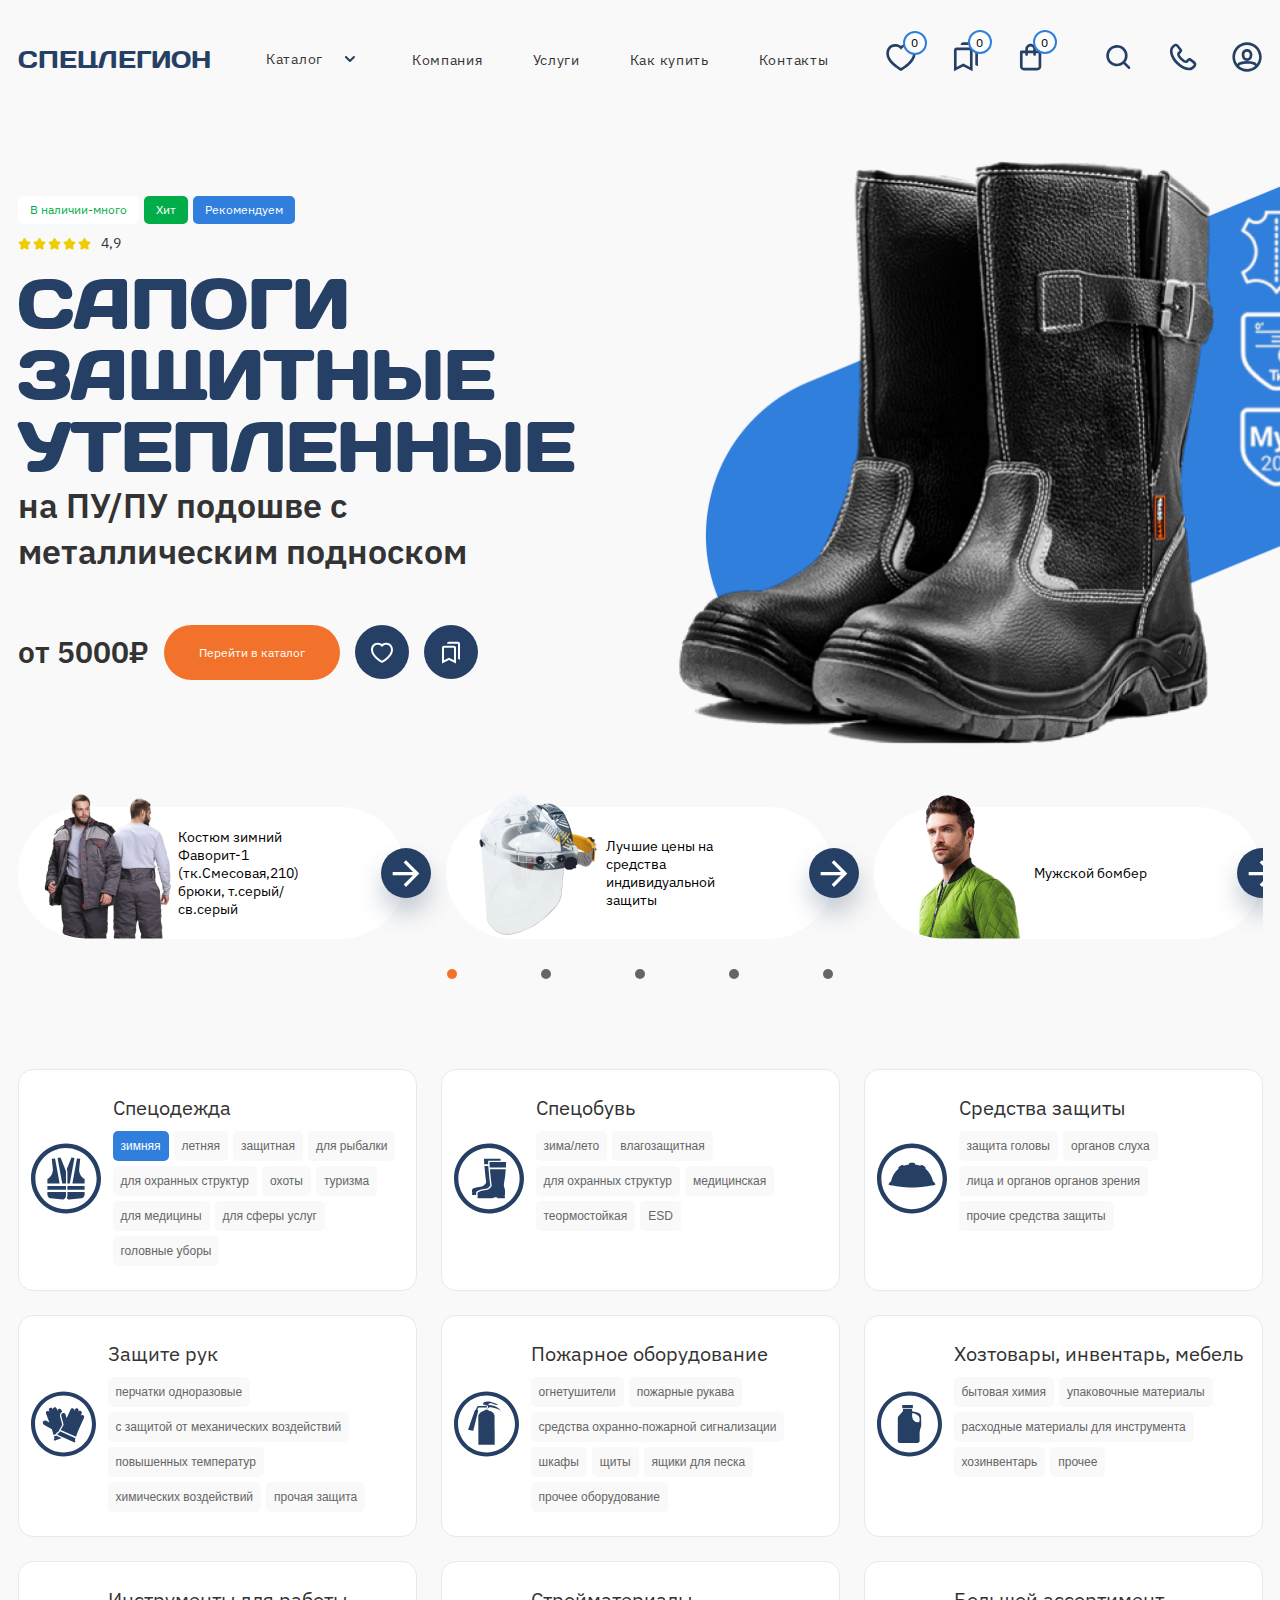
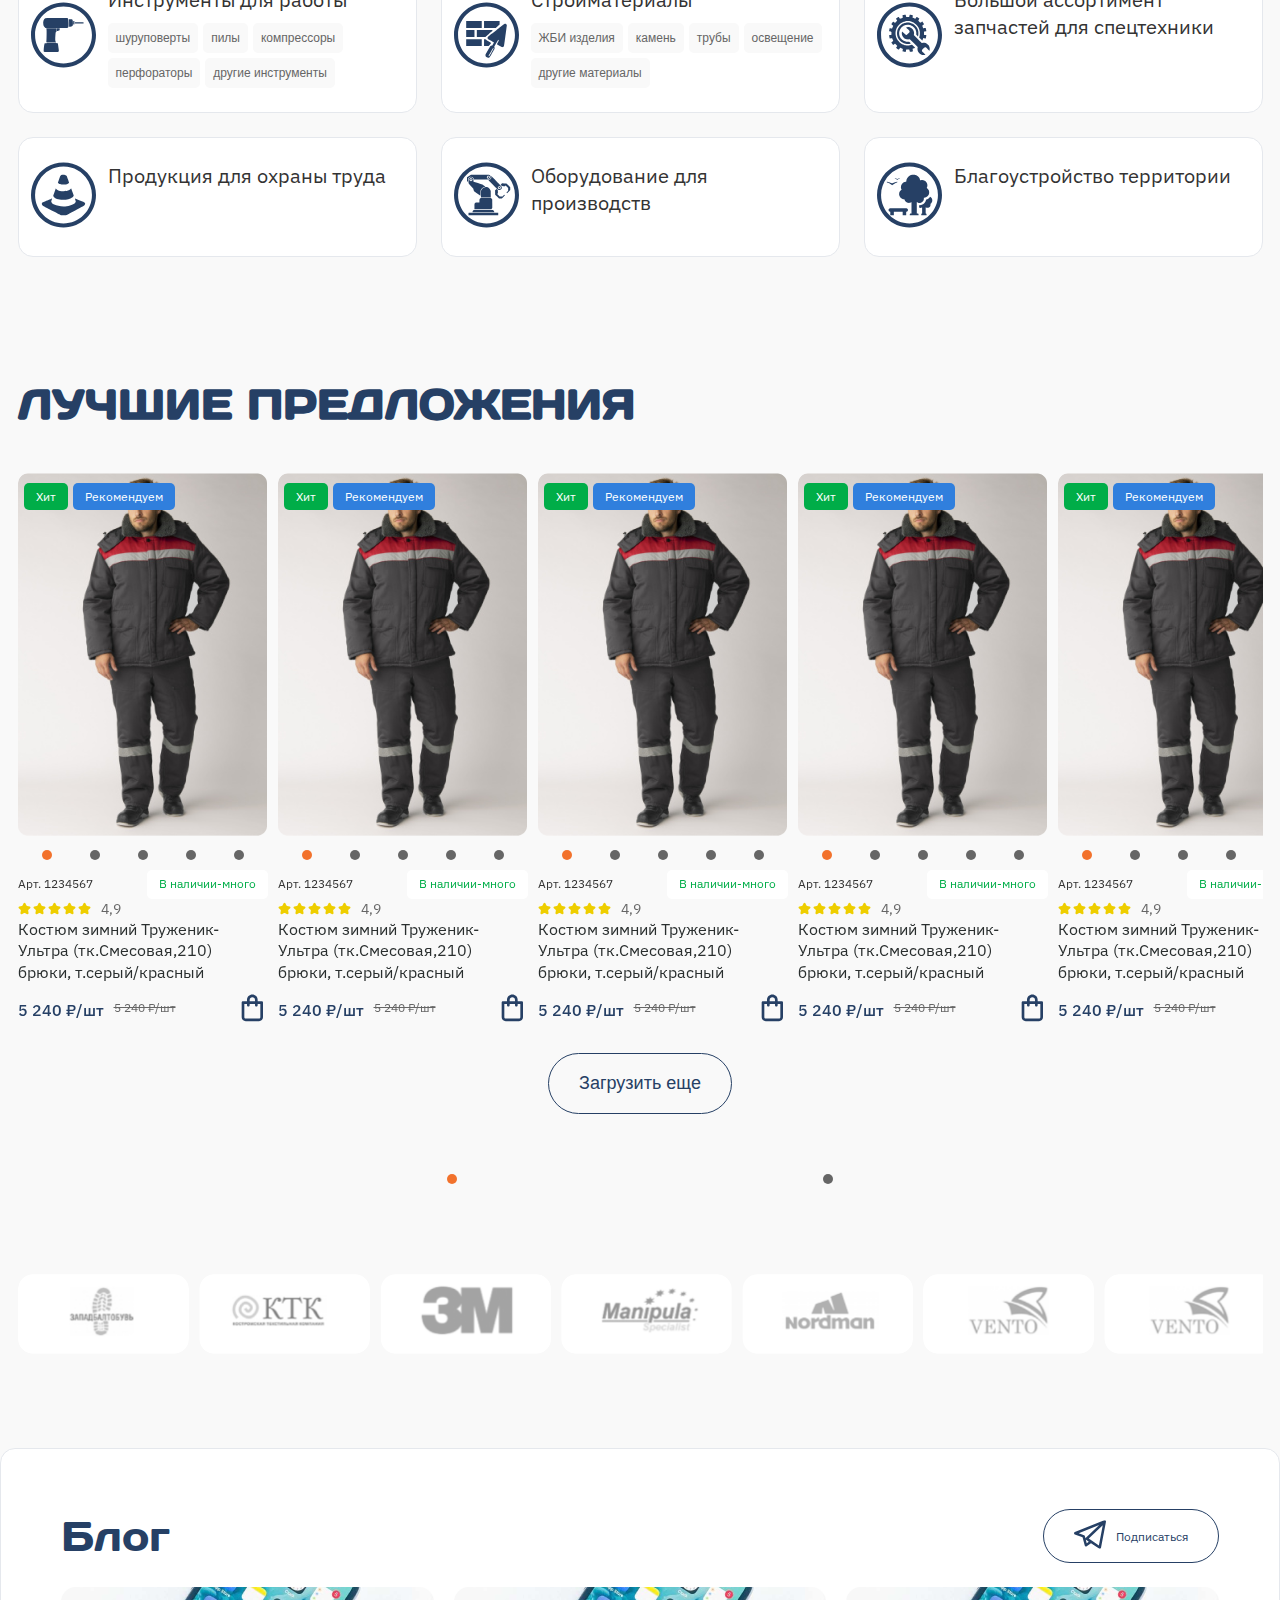
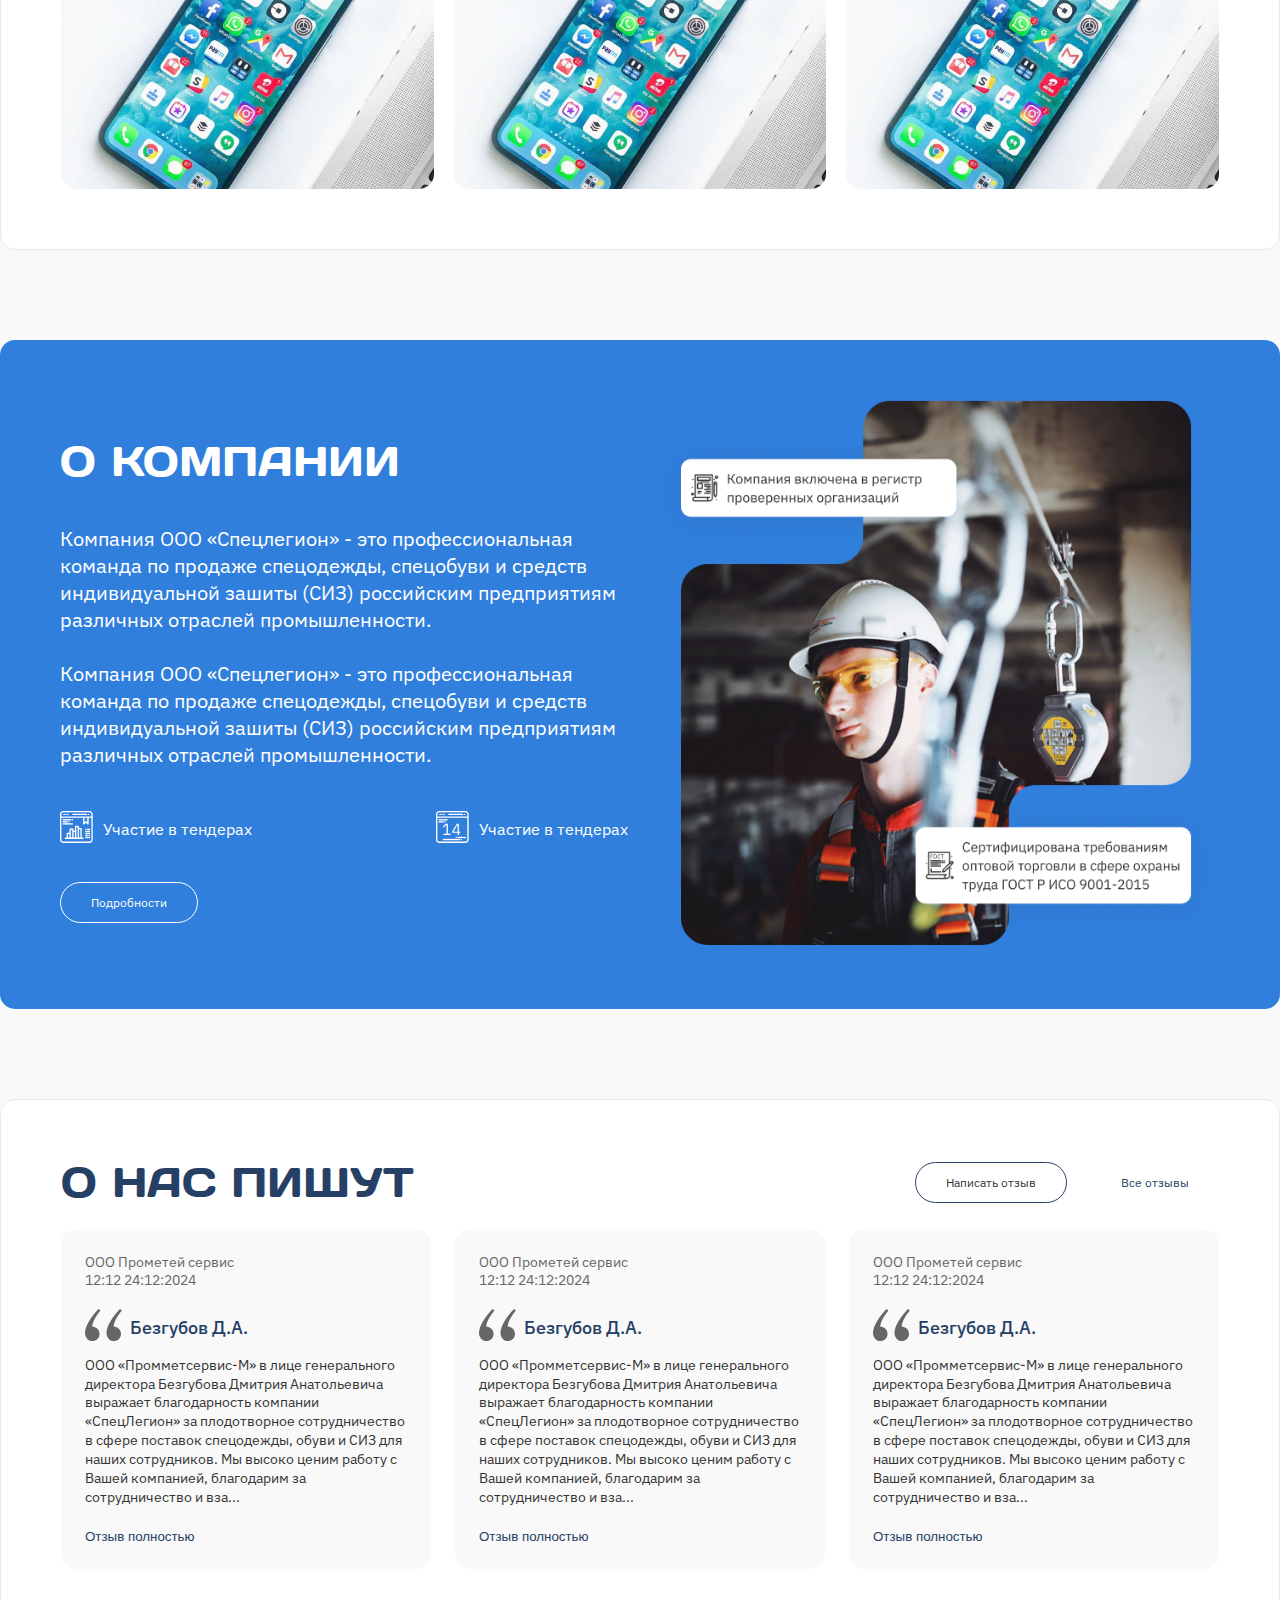
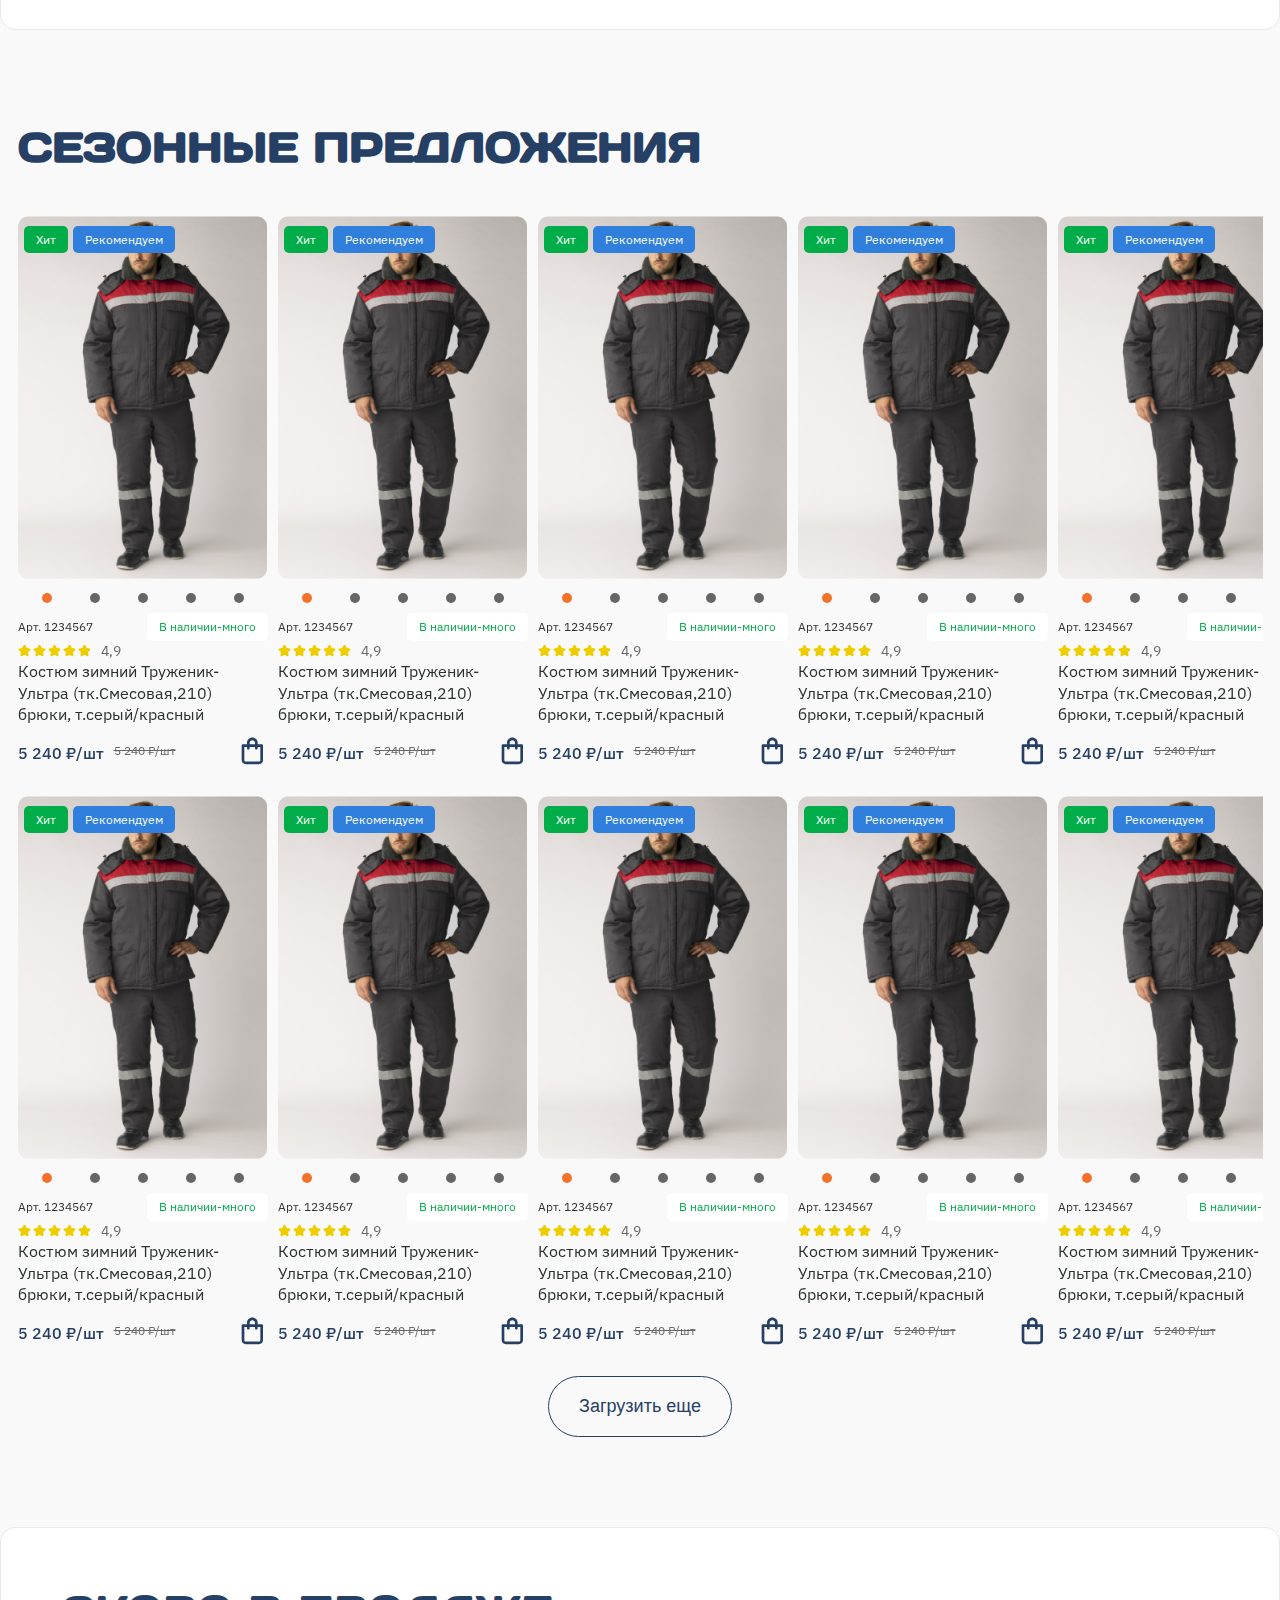
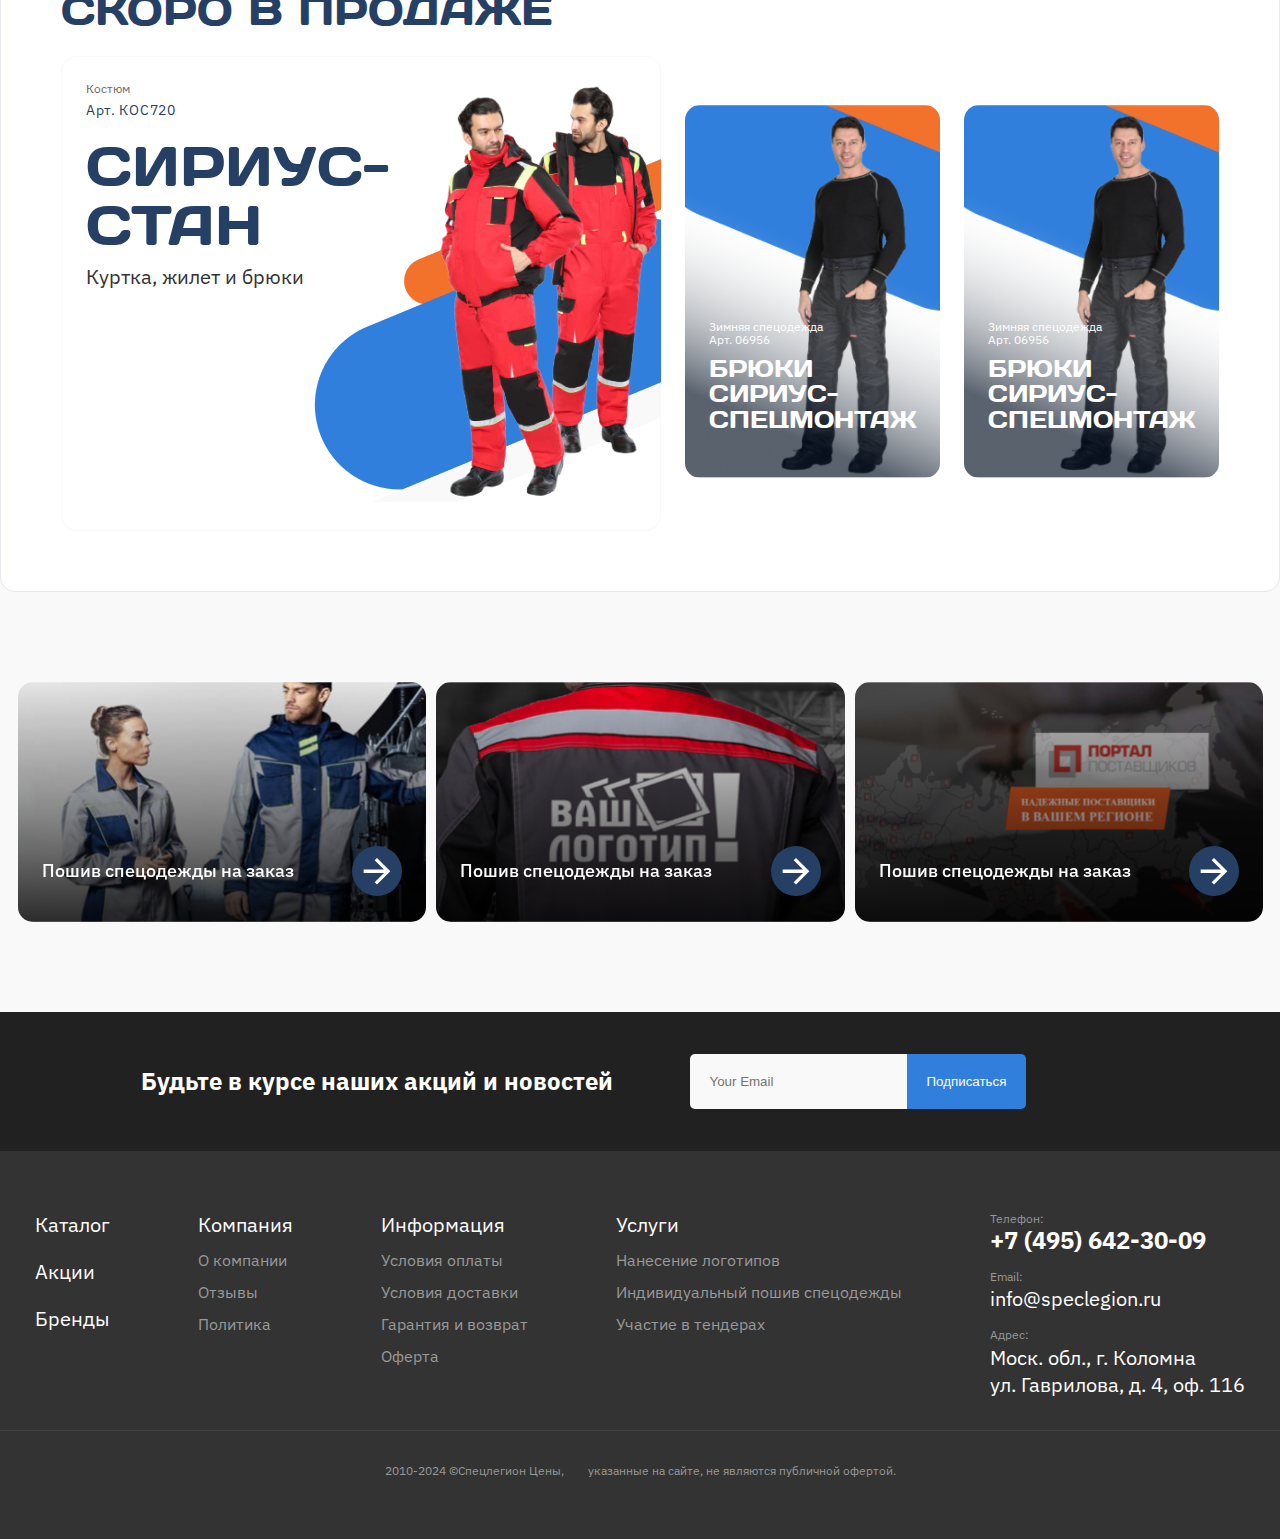
<file: index.html>
<!DOCTYPE html>
<html lang="en">

<head>
    <meta charset="UTF-8">
    <meta name="viewport" content="width=device-width, initial-scale=1.0">
    <title>Спецлегион</title>
    <link rel="stylesheet" href="https://cdn.jsdelivr.net/npm/swiper@11/swiper-bundle.min.css" />
    <link rel="stylesheet" href="./css/style.css">
</head>

<body>

    <!-- header start  -->
    <header class="header">
        <div class="header__container container">
            <div>
                <a class="header__logo" href="index.html">Спецлегион</a>
            </div>
            <div>
                <ul class="header__list">
                    <li class="header__item">
                        <button class="header__link drop_menu">
                            Каталог
                            <span>
                                <svg width="25" height="24" viewBox="0 0 25 24" fill="none"
                                    xmlns="http://www.w3.org/2000/svg">
                                    <path
                                        d="M12.9469 15.002C12.8153 15.0028 12.6848 14.9776 12.563 14.9278C12.4412 14.8781 12.3303 14.8047 12.2369 14.712L8.2369 10.712C8.0486 10.5237 7.94281 10.2683 7.94281 10.002C7.94281 9.73574 8.0486 9.48035 8.2369 9.29205C8.42521 9.10374 8.6806 8.99796 8.9469 8.99796C9.2132 8.99796 9.4686 9.10374 9.6569 9.29205L12.9469 12.592L16.2369 9.30205C16.4282 9.13822 16.6743 9.05261 16.926 9.06234C17.1776 9.07206 17.4164 9.17639 17.5945 9.35448C17.7726 9.53258 17.8769 9.77132 17.8866 10.023C17.8963 10.2747 17.8107 10.5207 17.6469 10.712L13.6469 14.712C13.4606 14.8968 13.2092 15.0009 12.9469 15.002Z"
                                        fill="#264065" />
                                </svg>
                            </span>
                        </button>
                        <ul class="header__item-dropMenu">
                            <li class="footer_link-item"><a class="footer_link-link" href="#">lorem</a></li>
                            <li><a href="#">lorem</a></li>
                            <li><a href="#">lorem</a></li>
                        </ul>
                    </li>
                    <li class="header__item"><a class="header__link" href="#">Компания</a></li>
                    <li class="header__item"><a class="header__link" href="#">Услуги</a></li>
                    <li class="header__item"><a class="header__link" href="#">Как купить</a></li>
                    <li class="header__item"><a class="header__link" href="#">Контакты</a></li>
                </ul>
            </div>
            <div class="header__actions">
                <ul class="header__actions-list">
                    <li class="header__actions-items">
                        <a class="header__actions-links" href="#">
                            <span>
                                <svg width="33" height="33" viewBox="0 0 33 33" fill="none"
                                    xmlns="http://www.w3.org/2000/svg">
                                    <path fill-rule="evenodd" clip-rule="evenodd"
                                        d="M23.0139 2.96459C21.0837 2.96457 19.8394 3.19611 18.4131 3.89906C17.885 4.15932 17.3896 4.47275 16.9295 4.83841C16.4872 4.49325 16.0116 4.19421 15.5053 3.9421C14.0513 3.218 12.7433 2.96457 10.8823 2.96457C5.89816 2.96457 2.27625 7.12271 2.27625 12.5231C2.27625 16.6016 4.53469 20.5412 8.74136 24.3508C10.9494 26.3504 13.7687 28.3292 15.7877 29.382L16.9429 29.9843L18.0981 29.382C20.1171 28.3292 22.9364 26.3504 25.1445 24.3508C29.3511 20.5412 31.6096 16.6016 31.6096 12.5231C31.6096 7.17987 27.9535 2.98519 23.0139 2.96459ZM28.9429 12.5232C28.9429 15.7184 27.0578 19.0068 23.3612 22.3544C21.3458 24.1796 18.7549 26.0035 16.9429 26.9604C15.131 26.0035 12.54 24.1796 10.5246 22.3544C6.82803 19.0068 4.94293 15.7184 4.94293 12.5232C4.94293 8.53298 7.45445 5.64963 10.8823 5.64963C12.362 5.64963 13.2738 5.82629 14.3231 6.34887C14.9429 6.65755 15.4908 7.06514 15.965 7.57449L16.946 8.62828L17.9182 7.56614C18.4031 7.03639 18.9589 6.61951 19.5855 6.31072C20.6041 5.80871 21.4589 5.64963 23.0084 5.64964C26.3939 5.66377 28.9429 8.58836 28.9429 12.5232Z"
                                        fill="currentColor" />
                                </svg>
                            </span>
                        </a>
                        <div class="header__actions-num">0</div>
                    </li>
                    <li class="header__actions-items">
                        <a class="header__actions-links" href="#">
                            <span>
                                <svg width="33" height="34" viewBox="0 0 33 34" fill="none"
                                    xmlns="http://www.w3.org/2000/svg">
                                    <path fill-rule="evenodd" clip-rule="evenodd"
                                        d="M14.2762 2.2323C12.8182 2.2323 11.6335 3.4303 11.6099 4.91734H26.2762V24.9418L28.9428 26.307V4.96268C28.9428 3.45473 27.7489 2.2323 26.2762 2.2323H14.2762ZM14.2762 26.5561L4.94287 31.2549V10.2874C4.94287 8.80451 6.13678 7.60238 7.60954 7.60238H20.9429C22.4156 7.60238 23.6095 8.80451 23.6095 10.2874V31.2549L14.2762 26.5561ZM7.60954 26.9105L14.2762 23.5542L20.9429 26.9105V10.2874H7.60954V26.9105Z"
                                        fill="currentColor" />
                                </svg>
                            </span>
                        </a>
                        <div class="header__actions-num">0</div>
                    </li>
                    <li class="header__actions-items">
                        <a class="header__actions-links" href="#">
                            <span>
                                <svg width="33" height="34" viewBox="0 0 33 34" fill="none"
                                    xmlns="http://www.w3.org/2000/svg">
                                    <path
                                        d="M25.9429 10.5H21.9429V9.16668C21.9429 7.75219 21.381 6.39563 20.3808 5.39544C19.3806 4.39525 18.024 3.83334 16.6095 3.83334C15.1951 3.83334 13.8385 4.39525 12.8383 5.39544C11.8381 6.39563 11.2762 7.75219 11.2762 9.16668V10.5H7.2762C6.92258 10.5 6.58344 10.6405 6.3334 10.8905C6.08335 11.1406 5.94287 11.4797 5.94287 11.8333L5.94287 26.5C5.94287 27.5609 6.3643 28.5783 7.11444 29.3284C7.86459 30.0786 8.88201 30.5 9.94287 30.5H23.2762C24.3371 30.5 25.3545 30.0786 26.1046 29.3284C26.8548 28.5783 27.2762 27.5609 27.2762 26.5V11.8333C27.2762 11.4797 27.1357 11.1406 26.8857 10.8905C26.6356 10.6405 26.2965 10.5 25.9429 10.5ZM13.9429 9.16668C13.9429 8.45943 14.2238 7.78116 14.7239 7.28106C15.224 6.78096 15.9023 6.50001 16.6095 6.50001C17.3168 6.50001 17.9951 6.78096 18.4952 7.28106C18.9953 7.78116 19.2762 8.45943 19.2762 9.16668V10.5H13.9429V9.16668ZM24.6095 26.5C24.6095 26.8536 24.4691 27.1928 24.219 27.4428C23.969 27.6929 23.6298 27.8333 23.2762 27.8333H9.94287C9.58925 27.8333 9.25011 27.6929 9.00006 27.4428C8.75001 27.1928 8.60954 26.8536 8.60954 26.5L8.60954 13.1667H11.2762V14.5C11.2762 14.8536 11.4167 15.1928 11.6667 15.4428C11.9168 15.6929 12.2559 15.8333 12.6095 15.8333C12.9632 15.8333 13.3023 15.6929 13.5523 15.4428C13.8024 15.1928 13.9429 14.8536 13.9429 14.5V13.1667H19.2762V14.5C19.2762 14.8536 19.4167 15.1928 19.6667 15.4428C19.9168 15.6929 20.2559 15.8333 20.6095 15.8333C20.9632 15.8333 21.3023 15.6929 21.5523 15.4428C21.8024 15.1928 21.9429 14.8536 21.9429 14.5V13.1667L24.6095 13.1667V26.5Z"
                                        fill="currentColor" />
                                </svg>
                            </span>
                        </a>
                        <div class="header__actions-num">0</div>
                    </li>
                </ul>
            </div>
            <div class="header__profile">
                <ul class="header__profile-list">
                    <li class="header__profile-items">
                        <a class="header__profile-links" href="#">
                            <span>
                                <svg width="33" height="32" viewBox="0 0 33 32" fill="none"
                                    xmlns="http://www.w3.org/2000/svg">
                                    <g clip-path="url(#clip0_7_120)">
                                        <path
                                            d="M27.8895 25.72L23.3561 21.2C24.8188 19.3366 25.6124 17.0355 25.6095 14.6667C25.6095 12.557 24.9839 10.4947 23.8118 8.74059C22.6397 6.98646 20.9738 5.61929 19.0248 4.81196C17.0757 4.00462 14.931 3.79339 12.8618 4.20496C10.7927 4.61654 8.89208 5.63244 7.40032 7.1242C5.90856 8.61596 4.89266 10.5166 4.48108 12.5857C4.06951 14.6548 4.28074 16.7996 5.08808 18.7486C5.89541 20.6977 7.26259 22.3636 9.01671 23.5357C10.7708 24.7077 12.8331 25.3333 14.9428 25.3333C17.3117 25.3363 19.6127 24.5427 21.4761 23.08L25.9961 27.6133C26.1201 27.7383 26.2675 27.8375 26.43 27.9052C26.5925 27.9729 26.7668 28.0077 26.9428 28.0077C27.1188 28.0077 27.2931 27.9729 27.4556 27.9052C27.618 27.8375 27.7655 27.7383 27.8895 27.6133C28.0144 27.4894 28.1136 27.3419 28.1813 27.1794C28.249 27.017 28.2839 26.8427 28.2839 26.6667C28.2839 26.4907 28.249 26.3164 28.1813 26.1539C28.1136 25.9914 28.0144 25.844 27.8895 25.72ZM6.94279 14.6667C6.94279 13.0844 7.41199 11.5377 8.29104 10.2221C9.17009 8.90652 10.4195 7.88114 11.8813 7.27564C13.3431 6.67013 14.9517 6.51171 16.5035 6.82039C18.0554 7.12907 19.4808 7.891 20.5996 9.00982C21.7185 10.1286 22.4804 11.5541 22.7891 13.1059C23.0978 14.6578 22.9393 16.2663 22.3338 17.7281C21.7283 19.1899 20.703 20.4394 19.3874 21.3184C18.0718 22.1975 16.525 22.6667 14.9428 22.6667C12.8211 22.6667 10.7862 21.8238 9.28594 20.3235C7.78565 18.8232 6.94279 16.7884 6.94279 14.6667Z"
                                            fill="#264065" />
                                    </g>
                                    <defs>
                                        <clipPath id="clip0_7_120">
                                            <rect width="32" height="32" fill="white" transform="translate(0.276123)" />
                                        </clipPath>
                                    </defs>
                                </svg>
                            </span>
                        </a>
                    </li>
                    <li class="header__profile-items">
                        <a class="header__profile-links" href="#">
                            <span>
                                <svg width="33" height="32" viewBox="0 0 33 32" fill="none"
                                    xmlns="http://www.w3.org/2000/svg">
                                    <g clip-path="url(#clip0_7_118)">
                                        <path fill-rule="evenodd" clip-rule="evenodd"
                                            d="M14.6526 11.1173C15.3386 10.1864 15.5847 9.20522 14.8087 8.33918C13.0674 5.88588 11.8964 4.36876 11.1618 3.63815C9.76539 2.24917 7.46819 2.43705 6.25876 3.63696C5.60916 4.28145 5.38925 4.50277 4.72225 5.18491C1.00698 8.92779 3.27274 16.8401 9.29597 22.9108C15.3178 28.9801 23.1752 31.2627 26.8983 27.5119C27.5138 26.9145 28.0349 26.3895 28.4459 25.9521C29.6311 24.6907 29.8111 22.4797 28.4381 21.0433C27.7342 20.3069 26.2974 19.1847 23.7584 17.356C22.9807 16.6559 22.0587 16.8076 21.2134 17.366C20.8068 17.6346 20.5109 17.9063 19.9521 18.4695L18.9374 19.4917C18.8038 19.6264 16.9891 18.7113 15.2275 16.9359C13.465 15.1595 12.5568 13.3322 12.6899 13.1983C12.9642 12.9221 13.3026 12.5811 13.7052 12.1753C13.8825 11.9967 13.9673 11.9102 14.0759 11.7951C14.3024 11.5555 14.4899 11.338 14.6526 11.1173ZM20.8091 21.3774L21.824 20.3549C22.1315 20.045 22.3308 19.8544 22.4929 19.723C24.7171 21.3313 26.0053 22.3426 26.5314 22.893C26.8473 23.2235 26.7983 23.8266 26.5236 24.1189C26.1436 24.5233 25.6499 25.0207 25.0439 25.6092C22.6365 28.0343 16.2938 26.1917 11.1681 21.0256C6.04075 15.8579 4.21167 9.47051 6.60095 7.06343C7.26526 6.38409 7.47573 6.17228 8.11606 5.53699C8.35614 5.2988 9.01012 5.24531 9.30218 5.53581C9.86771 6.0983 10.9167 7.45077 12.4599 9.61523C12.38 9.71509 12.2803 9.82795 12.1588 9.95644C12.0697 10.0508 11.9955 10.1265 11.8331 10.2901C11.4308 10.6956 11.0927 11.0363 10.8188 11.3121C9.09313 13.0494 10.5628 16.0064 13.3554 18.8211C16.1462 21.6339 19.084 23.1153 20.8091 21.3774Z"
                                            fill="#264065" />
                                    </g>
                                    <defs>
                                        <clipPath id="clip0_7_118">
                                            <rect width="31.781" height="32" fill="white"
                                                transform="translate(0.276123)" />
                                        </clipPath>
                                    </defs>
                                </svg>
                            </span>
                        </a>
                    </li>
                    <li class="header__profile-items">
                        <a class="header__profile-links" href="#">
                            <span>
                                <svg width="30" height="30" viewBox="0 0 30 30" fill="none"
                                    xmlns="http://www.w3.org/2000/svg">
                                    <path fill-rule="evenodd" clip-rule="evenodd"
                                        d="M15.0572 29.7677C6.95699 29.7677 0.390503 23.156 0.390503 15C0.390503 6.84403 6.95699 0.2323 15.0572 0.2323C23.1573 0.2323 29.7238 6.84403 29.7238 15C29.7238 23.156 23.1573 29.7677 15.0572 29.7677ZM24.9231 21.88C26.2686 19.9275 27.0571 17.5565 27.0571 15C27.0571 8.32696 21.6845 2.91736 15.0571 2.91736C8.42971 2.91736 3.05713 8.32696 3.05713 15C3.05713 17.5565 3.84564 19.9275 5.19114 21.88C6.69173 19.8842 10.2179 19.0276 15.0571 19.0276C19.8963 19.0276 23.4225 19.8842 24.9231 21.88ZM23.0101 24.0483C22.6198 22.6354 19.8163 21.7126 15.0571 21.7126C10.2979 21.7126 7.49445 22.6354 7.10423 24.0483C9.22154 25.9364 12.0064 27.0827 15.0571 27.0827C18.1079 27.0827 20.8927 25.9364 23.0101 24.0483ZM15.0571 6.94491C11.8293 6.94491 9.7238 9.30205 9.7238 12.315C9.7238 16.9163 12.0716 19.0276 15.0571 19.0276C18.0146 19.0276 20.3905 16.9864 20.3905 12.5835C20.3905 9.52466 18.2761 6.94491 15.0571 6.94491ZM12.3905 12.315C12.3905 15.3615 13.4814 16.3425 15.0571 16.3425C16.6274 16.3425 17.7238 15.4006 17.7238 12.5835C17.7238 10.9059 16.678 9.62992 15.0571 9.62992C13.3688 9.62992 12.3905 10.7252 12.3905 12.315Z"
                                        fill="#264065" />
                                </svg>
                            </span>
                        </a>
                    </li>
                </ul>
            </div>
            <input class="menu-btn" type="checkbox" id="menu-btn" />
            <label class="menu-icon" for="menu-btn"><span class="navicon"></span></label>
            <ul class="navbar__menu">
                <li class="navbar__menu-item">
                    <button class="navbar__menu-link nav_faq" href="#">
                        Каталог
                        <span class="navbar__menu-catalog-rotate-btn">
                            <svg width="25" height="24" viewBox="0 0 25 24" fill="none"
                                xmlns="http://www.w3.org/2000/svg">
                                <path
                                    d="M12.9469 15.002C12.8153 15.0028 12.6848 14.9776 12.563 14.9278C12.4412 14.8781 12.3303 14.8047 12.2369 14.712L8.2369 10.712C8.0486 10.5237 7.94281 10.2683 7.94281 10.002C7.94281 9.73574 8.0486 9.48035 8.2369 9.29205C8.42521 9.10374 8.6806 8.99796 8.9469 8.99796C9.2132 8.99796 9.4686 9.10374 9.6569 9.29205L12.9469 12.592L16.2369 9.30205C16.4282 9.13822 16.6743 9.05261 16.926 9.06234C17.1776 9.07206 17.4164 9.17639 17.5945 9.35448C17.7726 9.53258 17.8769 9.77132 17.8866 10.023C17.8963 10.2747 17.8107 10.5207 17.6469 10.712L13.6469 14.712C13.4606 14.8968 13.2092 15.0009 12.9469 15.002Z"
                                    fill="#264065" />
                            </svg>
                        </span>
                    </button>
                    <ul class="navbar__faq-menu">
                        <li><a href="#">lorem</a></li>
                        <li><a href="#">lorem</a></li>
                        <li><a href="#">lorem</a></li>
                    </ul>
                </li>
                <li class="navbar__menu-item"><a class="navbar__menu-link" href="#">Компания</a></li>
                <li class="navbar__menu-item"><a class="navbar__menu-link" href="#">Услуги</a></li>
                <li class="navbar__menu-item"><a class="navbar__menu-link" href="#">Как купить</a></li>
                <li class="navbar__menu-item"><a class="navbar__menu-link" href="#">Контакты</a></li>
            </ul>
        </div>
    </header>
    <div class="header__actions-responsive container">
        <ul class="header__actions-list-res">
            <li class="header__actions-items">
                <a class="header__actions-links" href="#">
                    <span>
                        <svg width="33" height="33" viewBox="0 0 33 33" fill="none" xmlns="http://www.w3.org/2000/svg">
                            <path fill-rule="evenodd" clip-rule="evenodd"
                                d="M23.0139 2.96459C21.0837 2.96457 19.8394 3.19611 18.4131 3.89906C17.885 4.15932 17.3896 4.47275 16.9295 4.83841C16.4872 4.49325 16.0116 4.19421 15.5053 3.9421C14.0513 3.218 12.7433 2.96457 10.8823 2.96457C5.89816 2.96457 2.27625 7.12271 2.27625 12.5231C2.27625 16.6016 4.53469 20.5412 8.74136 24.3508C10.9494 26.3504 13.7687 28.3292 15.7877 29.382L16.9429 29.9843L18.0981 29.382C20.1171 28.3292 22.9364 26.3504 25.1445 24.3508C29.3511 20.5412 31.6096 16.6016 31.6096 12.5231C31.6096 7.17987 27.9535 2.98519 23.0139 2.96459ZM28.9429 12.5232C28.9429 15.7184 27.0578 19.0068 23.3612 22.3544C21.3458 24.1796 18.7549 26.0035 16.9429 26.9604C15.131 26.0035 12.54 24.1796 10.5246 22.3544C6.82803 19.0068 4.94293 15.7184 4.94293 12.5232C4.94293 8.53298 7.45445 5.64963 10.8823 5.64963C12.362 5.64963 13.2738 5.82629 14.3231 6.34887C14.9429 6.65755 15.4908 7.06514 15.965 7.57449L16.946 8.62828L17.9182 7.56614C18.4031 7.03639 18.9589 6.61951 19.5855 6.31072C20.6041 5.80871 21.4589 5.64963 23.0084 5.64964C26.3939 5.66377 28.9429 8.58836 28.9429 12.5232Z"
                                fill="currentColor" />
                        </svg>
                    </span>
                </a>
                <div class="header__actions-num">0</div>
            </li>
            <li class="header__actions-items">
                <a class="header__actions-links" href="#">
                    <span>
                        <svg width="33" height="34" viewBox="0 0 33 34" fill="none" xmlns="http://www.w3.org/2000/svg">
                            <path fill-rule="evenodd" clip-rule="evenodd"
                                d="M14.2762 2.2323C12.8182 2.2323 11.6335 3.4303 11.6099 4.91734H26.2762V24.9418L28.9428 26.307V4.96268C28.9428 3.45473 27.7489 2.2323 26.2762 2.2323H14.2762ZM14.2762 26.5561L4.94287 31.2549V10.2874C4.94287 8.80451 6.13678 7.60238 7.60954 7.60238H20.9429C22.4156 7.60238 23.6095 8.80451 23.6095 10.2874V31.2549L14.2762 26.5561ZM7.60954 26.9105L14.2762 23.5542L20.9429 26.9105V10.2874H7.60954V26.9105Z"
                                fill="currentColor" />
                        </svg>
                    </span>
                </a>
                <div class="header__actions-num">0</div>
            </li>
            <li class="header__actions-items">
                <a class="header__actions-links" href="#">
                    <span>
                        <svg width="33" height="34" viewBox="0 0 33 34" fill="none" xmlns="http://www.w3.org/2000/svg">
                            <path
                                d="M25.9429 10.5H21.9429V9.16668C21.9429 7.75219 21.381 6.39563 20.3808 5.39544C19.3806 4.39525 18.024 3.83334 16.6095 3.83334C15.1951 3.83334 13.8385 4.39525 12.8383 5.39544C11.8381 6.39563 11.2762 7.75219 11.2762 9.16668V10.5H7.2762C6.92258 10.5 6.58344 10.6405 6.3334 10.8905C6.08335 11.1406 5.94287 11.4797 5.94287 11.8333L5.94287 26.5C5.94287 27.5609 6.3643 28.5783 7.11444 29.3284C7.86459 30.0786 8.88201 30.5 9.94287 30.5H23.2762C24.3371 30.5 25.3545 30.0786 26.1046 29.3284C26.8548 28.5783 27.2762 27.5609 27.2762 26.5V11.8333C27.2762 11.4797 27.1357 11.1406 26.8857 10.8905C26.6356 10.6405 26.2965 10.5 25.9429 10.5ZM13.9429 9.16668C13.9429 8.45943 14.2238 7.78116 14.7239 7.28106C15.224 6.78096 15.9023 6.50001 16.6095 6.50001C17.3168 6.50001 17.9951 6.78096 18.4952 7.28106C18.9953 7.78116 19.2762 8.45943 19.2762 9.16668V10.5H13.9429V9.16668ZM24.6095 26.5C24.6095 26.8536 24.4691 27.1928 24.219 27.4428C23.969 27.6929 23.6298 27.8333 23.2762 27.8333H9.94287C9.58925 27.8333 9.25011 27.6929 9.00006 27.4428C8.75001 27.1928 8.60954 26.8536 8.60954 26.5L8.60954 13.1667H11.2762V14.5C11.2762 14.8536 11.4167 15.1928 11.6667 15.4428C11.9168 15.6929 12.2559 15.8333 12.6095 15.8333C12.9632 15.8333 13.3023 15.6929 13.5523 15.4428C13.8024 15.1928 13.9429 14.8536 13.9429 14.5V13.1667H19.2762V14.5C19.2762 14.8536 19.4167 15.1928 19.6667 15.4428C19.9168 15.6929 20.2559 15.8333 20.6095 15.8333C20.9632 15.8333 21.3023 15.6929 21.5523 15.4428C21.8024 15.1928 21.9429 14.8536 21.9429 14.5V13.1667L24.6095 13.1667V26.5Z"
                                fill="currentColor" />
                        </svg>
                    </span>
                </a>
                <div class="header__actions-num">0</div>
            </li>
            <li class="header__profile-items">
                <a class="header__profile-links" href="#">
                    <span>
                        <svg width="33" height="32" viewBox="0 0 33 32" fill="none" xmlns="http://www.w3.org/2000/svg">
                            <g clip-path="url(#clip0_7_120)">
                                <path
                                    d="M27.8895 25.72L23.3561 21.2C24.8188 19.3366 25.6124 17.0355 25.6095 14.6667C25.6095 12.557 24.9839 10.4947 23.8118 8.74059C22.6397 6.98646 20.9738 5.61929 19.0248 4.81196C17.0757 4.00462 14.931 3.79339 12.8618 4.20496C10.7927 4.61654 8.89208 5.63244 7.40032 7.1242C5.90856 8.61596 4.89266 10.5166 4.48108 12.5857C4.06951 14.6548 4.28074 16.7996 5.08808 18.7486C5.89541 20.6977 7.26259 22.3636 9.01671 23.5357C10.7708 24.7077 12.8331 25.3333 14.9428 25.3333C17.3117 25.3363 19.6127 24.5427 21.4761 23.08L25.9961 27.6133C26.1201 27.7383 26.2675 27.8375 26.43 27.9052C26.5925 27.9729 26.7668 28.0077 26.9428 28.0077C27.1188 28.0077 27.2931 27.9729 27.4556 27.9052C27.618 27.8375 27.7655 27.7383 27.8895 27.6133C28.0144 27.4894 28.1136 27.3419 28.1813 27.1794C28.249 27.017 28.2839 26.8427 28.2839 26.6667C28.2839 26.4907 28.249 26.3164 28.1813 26.1539C28.1136 25.9914 28.0144 25.844 27.8895 25.72ZM6.94279 14.6667C6.94279 13.0844 7.41199 11.5377 8.29104 10.2221C9.17009 8.90652 10.4195 7.88114 11.8813 7.27564C13.3431 6.67013 14.9517 6.51171 16.5035 6.82039C18.0554 7.12907 19.4808 7.891 20.5996 9.00982C21.7185 10.1286 22.4804 11.5541 22.7891 13.1059C23.0978 14.6578 22.9393 16.2663 22.3338 17.7281C21.7283 19.1899 20.703 20.4394 19.3874 21.3184C18.0718 22.1975 16.525 22.6667 14.9428 22.6667C12.8211 22.6667 10.7862 21.8238 9.28594 20.3235C7.78565 18.8232 6.94279 16.7884 6.94279 14.6667Z"
                                    fill="#264065" />
                            </g>
                            <defs>
                                <clipPath id="clip0_7_120">
                                    <rect width="32" height="32" fill="white" transform="translate(0.276123)" />
                                </clipPath>
                            </defs>
                        </svg>
                    </span>
                </a>
            </li>
            <li class="header__profile-items">
                <a class="header__profile-links" href="#">
                    <span>
                        <svg width="33" height="32" viewBox="0 0 33 32" fill="none" xmlns="http://www.w3.org/2000/svg">
                            <g clip-path="url(#clip0_7_118)">
                                <path fill-rule="evenodd" clip-rule="evenodd"
                                    d="M14.6526 11.1173C15.3386 10.1864 15.5847 9.20522 14.8087 8.33918C13.0674 5.88588 11.8964 4.36876 11.1618 3.63815C9.76539 2.24917 7.46819 2.43705 6.25876 3.63696C5.60916 4.28145 5.38925 4.50277 4.72225 5.18491C1.00698 8.92779 3.27274 16.8401 9.29597 22.9108C15.3178 28.9801 23.1752 31.2627 26.8983 27.5119C27.5138 26.9145 28.0349 26.3895 28.4459 25.9521C29.6311 24.6907 29.8111 22.4797 28.4381 21.0433C27.7342 20.3069 26.2974 19.1847 23.7584 17.356C22.9807 16.6559 22.0587 16.8076 21.2134 17.366C20.8068 17.6346 20.5109 17.9063 19.9521 18.4695L18.9374 19.4917C18.8038 19.6264 16.9891 18.7113 15.2275 16.9359C13.465 15.1595 12.5568 13.3322 12.6899 13.1983C12.9642 12.9221 13.3026 12.5811 13.7052 12.1753C13.8825 11.9967 13.9673 11.9102 14.0759 11.7951C14.3024 11.5555 14.4899 11.338 14.6526 11.1173ZM20.8091 21.3774L21.824 20.3549C22.1315 20.045 22.3308 19.8544 22.4929 19.723C24.7171 21.3313 26.0053 22.3426 26.5314 22.893C26.8473 23.2235 26.7983 23.8266 26.5236 24.1189C26.1436 24.5233 25.6499 25.0207 25.0439 25.6092C22.6365 28.0343 16.2938 26.1917 11.1681 21.0256C6.04075 15.8579 4.21167 9.47051 6.60095 7.06343C7.26526 6.38409 7.47573 6.17228 8.11606 5.53699C8.35614 5.2988 9.01012 5.24531 9.30218 5.53581C9.86771 6.0983 10.9167 7.45077 12.4599 9.61523C12.38 9.71509 12.2803 9.82795 12.1588 9.95644C12.0697 10.0508 11.9955 10.1265 11.8331 10.2901C11.4308 10.6956 11.0927 11.0363 10.8188 11.3121C9.09313 13.0494 10.5628 16.0064 13.3554 18.8211C16.1462 21.6339 19.084 23.1153 20.8091 21.3774Z"
                                    fill="#264065" />
                            </g>
                            <defs>
                                <clipPath id="clip0_7_118">
                                    <rect width="31.781" height="32" fill="white" transform="translate(0.276123)" />
                                </clipPath>
                            </defs>
                        </svg>
                    </span>
                </a>
            </li>
            <li class="header__profile-items">
                <a class="header__profile-links" href="#">
                    <span>
                        <svg width="30" height="30" viewBox="0 0 30 30" fill="none" xmlns="http://www.w3.org/2000/svg">
                            <path fill-rule="evenodd" clip-rule="evenodd"
                                d="M15.0572 29.7677C6.95699 29.7677 0.390503 23.156 0.390503 15C0.390503 6.84403 6.95699 0.2323 15.0572 0.2323C23.1573 0.2323 29.7238 6.84403 29.7238 15C29.7238 23.156 23.1573 29.7677 15.0572 29.7677ZM24.9231 21.88C26.2686 19.9275 27.0571 17.5565 27.0571 15C27.0571 8.32696 21.6845 2.91736 15.0571 2.91736C8.42971 2.91736 3.05713 8.32696 3.05713 15C3.05713 17.5565 3.84564 19.9275 5.19114 21.88C6.69173 19.8842 10.2179 19.0276 15.0571 19.0276C19.8963 19.0276 23.4225 19.8842 24.9231 21.88ZM23.0101 24.0483C22.6198 22.6354 19.8163 21.7126 15.0571 21.7126C10.2979 21.7126 7.49445 22.6354 7.10423 24.0483C9.22154 25.9364 12.0064 27.0827 15.0571 27.0827C18.1079 27.0827 20.8927 25.9364 23.0101 24.0483ZM15.0571 6.94491C11.8293 6.94491 9.7238 9.30205 9.7238 12.315C9.7238 16.9163 12.0716 19.0276 15.0571 19.0276C18.0146 19.0276 20.3905 16.9864 20.3905 12.5835C20.3905 9.52466 18.2761 6.94491 15.0571 6.94491ZM12.3905 12.315C12.3905 15.3615 13.4814 16.3425 15.0571 16.3425C16.6274 16.3425 17.7238 15.4006 17.7238 12.5835C17.7238 10.9059 16.678 9.62992 15.0571 9.62992C13.3688 9.62992 12.3905 10.7252 12.3905 12.315Z"
                                fill="#264065" />
                        </svg>
                    </span>
                </a>
            </li>
        </ul>
    </div>
    <div class="header__menu-overlay"></div>
    <!-- header end  -->

    <!-- Hero start  -->
    <section class="hero">
        <div class="hero__container container">
            <div class="hero__left">
                <div class="hero__left-top">
                    <div class="hero__left-btns">
                        <a class="hero__left-btns-first" href="#">В наличии-много</a>
                        <a class="hero__left-btns-second" href="#">Хит</a>
                        <a class="hero__left-btns-third" href="#">Рекомендуем</a>
                    </div>
                    <div class="hero__left-stars">
                        <ul class="hero__left-stars-list">
                            <li class="hero__left-stars-item">
                                <svg width="13" height="12" viewBox="0 0 13 12" fill="none"
                                    xmlns="http://www.w3.org/2000/svg">
                                    <path
                                        d="M5.60326 0.588041C5.97008 -0.155204 7.02992 -0.155203 7.39674 0.588043L8.47153 2.7658C8.61719 3.06095 8.89875 3.26551 9.22446 3.31284L11.6278 3.66206C12.448 3.78125 12.7755 4.78922 12.182 5.36776L10.4429 7.0629C10.2072 7.29264 10.0997 7.62364 10.1553 7.94804L10.5659 10.3416C10.706 11.1585 9.84855 11.7815 9.11492 11.3958L6.96534 10.2657C6.67402 10.1125 6.32598 10.1125 6.03466 10.2657L3.88508 11.3958C3.15146 11.7815 2.29402 11.1585 2.43413 10.3416L2.84467 7.94804C2.9003 7.62364 2.79276 7.29264 2.55707 7.0629L0.818027 5.36776C0.22451 4.78922 0.552019 3.78125 1.37224 3.66206L3.77554 3.31284C4.10125 3.26551 4.38281 3.06095 4.52848 2.7658L5.60326 0.588041Z"
                                        fill="#EECE00" />
                                </svg>
                            </li>
                            <li class="hero__left-stars-item">
                                <svg width="13" height="12" viewBox="0 0 13 12" fill="none"
                                    xmlns="http://www.w3.org/2000/svg">
                                    <path
                                        d="M5.60326 0.588041C5.97008 -0.155204 7.02992 -0.155203 7.39674 0.588043L8.47153 2.7658C8.61719 3.06095 8.89875 3.26551 9.22446 3.31284L11.6278 3.66206C12.448 3.78125 12.7755 4.78922 12.182 5.36776L10.4429 7.0629C10.2072 7.29264 10.0997 7.62364 10.1553 7.94804L10.5659 10.3416C10.706 11.1585 9.84855 11.7815 9.11492 11.3958L6.96534 10.2657C6.67402 10.1125 6.32598 10.1125 6.03466 10.2657L3.88508 11.3958C3.15146 11.7815 2.29402 11.1585 2.43413 10.3416L2.84467 7.94804C2.9003 7.62364 2.79276 7.29264 2.55707 7.0629L0.818027 5.36776C0.22451 4.78922 0.552019 3.78125 1.37224 3.66206L3.77554 3.31284C4.10125 3.26551 4.38281 3.06095 4.52848 2.7658L5.60326 0.588041Z"
                                        fill="#EECE00" />
                                </svg>
                            </li>
                            <li class="hero__left-stars-item">
                                <svg width="13" height="12" viewBox="0 0 13 12" fill="none"
                                    xmlns="http://www.w3.org/2000/svg">
                                    <path
                                        d="M5.60326 0.588041C5.97008 -0.155204 7.02992 -0.155203 7.39674 0.588043L8.47153 2.7658C8.61719 3.06095 8.89875 3.26551 9.22446 3.31284L11.6278 3.66206C12.448 3.78125 12.7755 4.78922 12.182 5.36776L10.4429 7.0629C10.2072 7.29264 10.0997 7.62364 10.1553 7.94804L10.5659 10.3416C10.706 11.1585 9.84855 11.7815 9.11492 11.3958L6.96534 10.2657C6.67402 10.1125 6.32598 10.1125 6.03466 10.2657L3.88508 11.3958C3.15146 11.7815 2.29402 11.1585 2.43413 10.3416L2.84467 7.94804C2.9003 7.62364 2.79276 7.29264 2.55707 7.0629L0.818027 5.36776C0.22451 4.78922 0.552019 3.78125 1.37224 3.66206L3.77554 3.31284C4.10125 3.26551 4.38281 3.06095 4.52848 2.7658L5.60326 0.588041Z"
                                        fill="#EECE00" />
                                </svg>
                            </li>
                            <li class="hero__left-stars-item">
                                <svg width="13" height="12" viewBox="0 0 13 12" fill="none"
                                    xmlns="http://www.w3.org/2000/svg">
                                    <path
                                        d="M5.60326 0.588041C5.97008 -0.155204 7.02992 -0.155203 7.39674 0.588043L8.47153 2.7658C8.61719 3.06095 8.89875 3.26551 9.22446 3.31284L11.6278 3.66206C12.448 3.78125 12.7755 4.78922 12.182 5.36776L10.4429 7.0629C10.2072 7.29264 10.0997 7.62364 10.1553 7.94804L10.5659 10.3416C10.706 11.1585 9.84855 11.7815 9.11492 11.3958L6.96534 10.2657C6.67402 10.1125 6.32598 10.1125 6.03466 10.2657L3.88508 11.3958C3.15146 11.7815 2.29402 11.1585 2.43413 10.3416L2.84467 7.94804C2.9003 7.62364 2.79276 7.29264 2.55707 7.0629L0.818027 5.36776C0.22451 4.78922 0.552019 3.78125 1.37224 3.66206L3.77554 3.31284C4.10125 3.26551 4.38281 3.06095 4.52848 2.7658L5.60326 0.588041Z"
                                        fill="#EECE00" />
                                </svg>
                            </li>
                            <li class="hero__left-stars-item">
                                <svg width="13" height="12" viewBox="0 0 13 12" fill="none"
                                    xmlns="http://www.w3.org/2000/svg">
                                    <path
                                        d="M5.60326 0.588041C5.97008 -0.155204 7.02992 -0.155203 7.39674 0.588043L8.47153 2.7658C8.61719 3.06095 8.89875 3.26551 9.22446 3.31284L11.6278 3.66206C12.448 3.78125 12.7755 4.78922 12.182 5.36776L10.4429 7.0629C10.2072 7.29264 10.0997 7.62364 10.1553 7.94804L10.5659 10.3416C10.706 11.1585 9.84855 11.7815 9.11492 11.3958L6.96534 10.2657C6.67402 10.1125 6.32598 10.1125 6.03466 10.2657L3.88508 11.3958C3.15146 11.7815 2.29402 11.1585 2.43413 10.3416L2.84467 7.94804C2.9003 7.62364 2.79276 7.29264 2.55707 7.0629L0.818027 5.36776C0.22451 4.78922 0.552019 3.78125 1.37224 3.66206L3.77554 3.31284C4.10125 3.26551 4.38281 3.06095 4.52848 2.7658L5.60326 0.588041Z"
                                        fill="#EECE00" />
                                </svg>
                            </li>
                        </ul>
                        <span class="hero__left-stars-rank">4,9</span>
                    </div>
                </div>
                <h1 class="hero__title">Сапоги защитные утепленные </h1>
                <h3 class="hero__text">на ПУ/ПУ подошве с металлическим подноском</h3>
                <div class="hero__left_bottom">
                    <p class="hero__left__price">от 5000₽</p>
                    <a class="hero__left_bottom-btn-catalog" href="#">Перейти в каталог</a>
                    <a class="hero__left_bottom-btn" href="#">
                        <svg width="22" height="21" viewBox="0 0 22 21" fill="none" xmlns="http://www.w3.org/2000/svg">
                            <path fill-rule="evenodd" clip-rule="evenodd"
                                d="M15.5532 0.702195C14.1056 0.702179 13.1724 0.875831 12.1027 1.40305C11.7066 1.59824 11.335 1.83331 10.99 2.10756C10.6582 1.84869 10.3015 1.62441 9.92181 1.43533C8.83132 0.892255 7.85028 0.702179 6.45455 0.702179C2.71644 0.702179 0 3.82079 0 7.87111C0 10.9299 1.69383 13.8847 4.84884 16.7418C6.50489 18.2415 8.61932 19.7257 10.1336 20.5152L11 20.967L11.8664 20.5152C13.3807 19.7257 15.4951 18.2415 17.1512 16.7418C20.3062 13.8847 22 10.9299 22 7.87111C22 3.86366 19.2579 0.717643 15.5532 0.702195ZM20 7.87113C20 10.2675 18.5862 12.7338 15.8137 15.2446C14.3022 16.6134 12.359 17.9814 11 18.699C9.64104 17.9814 7.69782 16.6134 6.18628 15.2446C3.41382 12.7338 2 10.2675 2 7.87113C2 4.87849 3.88364 2.71597 6.45455 2.71597C7.56428 2.71597 8.24813 2.84847 9.03514 3.2404C9.50001 3.47191 9.91088 3.77761 10.2665 4.15962L11.0023 4.94996L11.7315 4.15336C12.0951 3.75604 12.512 3.44339 12.9819 3.21179C13.7459 2.83528 14.387 2.71597 15.5491 2.71598C18.0882 2.72658 20 4.92002 20 7.87113Z"
                                fill="white" />
                        </svg>
                    </a>
                    <a class="hero__left_bottom-btn" href="#">
                        <svg width="24" height="25" viewBox="0 0 24 25" fill="none" xmlns="http://www.w3.org/2000/svg">
                            <path fill-rule="evenodd" clip-rule="evenodd"
                                d="M9.99997 1.69528C8.9065 1.69528 8.01798 2.59379 8.00024 3.70906H19V18.7274L21 19.7513V3.74307C21 2.61211 20.1045 1.69528 19 1.69528H9.99997ZM10 19.9382L3 23.4623V7.73663C3 6.62445 3.89543 5.72285 5 5.72285H15C16.1046 5.72285 17 6.62445 17 7.73663V23.4623L10 19.9382ZM4.99999 20.2039L9.99999 17.6867L15 20.2039V7.73665H4.99999V20.2039Z"
                                fill="white" />
                        </svg>
                    </a>
                </div>
            </div>
            <div>
                <img class="hero__right" src="./img/hero/hero.png" alt="">
                <img class="hero__right-mobile" style="margin-bottom: 20px;" src="./img/hero/hero.png" alt="">
                <div class="hero_price-mobile">
                    <h3 class="hero_price-mobile-title">от 5000₽</h3>
                    <div class="hero_price__btns">
                        <a class="hero__left_bottom-btn-catalog" href="#">Перейти в каталог</a>
                        <a class="hero__left_bottom-btn" href="#">
                            <svg width="22" height="21" viewBox="0 0 22 21" fill="none"
                                xmlns="http://www.w3.org/2000/svg">
                                <path fill-rule="evenodd" clip-rule="evenodd"
                                    d="M15.5532 0.702195C14.1056 0.702179 13.1724 0.875831 12.1027 1.40305C11.7066 1.59824 11.335 1.83331 10.99 2.10756C10.6582 1.84869 10.3015 1.62441 9.92181 1.43533C8.83132 0.892255 7.85028 0.702179 6.45455 0.702179C2.71644 0.702179 0 3.82079 0 7.87111C0 10.9299 1.69383 13.8847 4.84884 16.7418C6.50489 18.2415 8.61932 19.7257 10.1336 20.5152L11 20.967L11.8664 20.5152C13.3807 19.7257 15.4951 18.2415 17.1512 16.7418C20.3062 13.8847 22 10.9299 22 7.87111C22 3.86366 19.2579 0.717643 15.5532 0.702195ZM20 7.87113C20 10.2675 18.5862 12.7338 15.8137 15.2446C14.3022 16.6134 12.359 17.9814 11 18.699C9.64104 17.9814 7.69782 16.6134 6.18628 15.2446C3.41382 12.7338 2 10.2675 2 7.87113C2 4.87849 3.88364 2.71597 6.45455 2.71597C7.56428 2.71597 8.24813 2.84847 9.03514 3.2404C9.50001 3.47191 9.91088 3.77761 10.2665 4.15962L11.0023 4.94996L11.7315 4.15336C12.0951 3.75604 12.512 3.44339 12.9819 3.21179C13.7459 2.83528 14.387 2.71597 15.5491 2.71598C18.0882 2.72658 20 4.92002 20 7.87113Z"
                                    fill="white" />
                            </svg>
                        </a>
                        <a class="hero__left_bottom-btn" href="#">
                            <svg width="24" height="25" viewBox="0 0 24 25" fill="none"
                                xmlns="http://www.w3.org/2000/svg">
                                <path fill-rule="evenodd" clip-rule="evenodd"
                                    d="M9.99997 1.69528C8.9065 1.69528 8.01798 2.59379 8.00024 3.70906H19V18.7274L21 19.7513V3.74307C21 2.61211 20.1045 1.69528 19 1.69528H9.99997ZM10 19.9382L3 23.4623V7.73663C3 6.62445 3.89543 5.72285 5 5.72285H15C16.1046 5.72285 17 6.62445 17 7.73663V23.4623L10 19.9382ZM4.99999 20.2039L9.99999 17.6867L15 20.2039V7.73665H4.99999V20.2039Z"
                                    fill="white" />
                            </svg>
                        </a>
                    </div>
                </div>
            </div>
        </div>
    </section>
    <!-- Hero end  -->

    <!-- slider start -->
    <section class="top_slider">
        <div class="top_slider-container container">
            <div class="main-slider__wrapper swiper">
                <div class="slider main-slider swiper-wrapper">
                    <div class="capsule-slide swiper-slide">
                        <img src="./img/slider/image.png" alt="img">
                        <p>Костюм зимний Фаворит-1 (тк.Смесовая,210) брюки, т.серый/св.серый</p>
                        <a href="#" class="btn-icon">
                            <svg width="28" height="27" viewBox="0 0 28 27" fill="none"
                                xmlns="http://www.w3.org/2000/svg">
                                <path fill-rule="evenodd" clip-rule="evenodd"
                                    d="M14 0.208771L11.6667 2.5421L21 11.8754H0.666687V15.2088H21L11.6667 24.5421L14 26.8754L27.3334 13.5421L14 0.208771Z"
                                    fill="white" />
                            </svg>
                        </a>
                    </div>
                    <div class="capsule-slide swiper-slide">
                        <img src="./img/slider/helmet.png" alt="img">
                        <p>Лучшие цены
                            на средства индивидуальной защиты</p>
                        <a href="#" class="btn-icon">
                            <svg width="28" height="27" viewBox="0 0 28 27" fill="none"
                                xmlns="http://www.w3.org/2000/svg">
                                <path fill-rule="evenodd" clip-rule="evenodd"
                                    d="M14 0.208771L11.6667 2.5421L21 11.8754H0.666687V15.2088H21L11.6667 24.5421L14 26.8754L27.3334 13.5421L14 0.208771Z"
                                    fill="white" />
                            </svg>
                        </a>
                    </div>
                    <div class="capsule-slide swiper-slide">
                        <img src="./img/slider/man.png" alt="img">
                        <p>Мужской бомбер</p>
                        <a href="#" class="btn-icon">
                            <svg width="28" height="27" viewBox="0 0 28 27" fill="none"
                                xmlns="http://www.w3.org/2000/svg">
                                <path fill-rule="evenodd" clip-rule="evenodd"
                                    d="M14 0.208771L11.6667 2.5421L21 11.8754H0.666687V15.2088H21L11.6667 24.5421L14 26.8754L27.3334 13.5421L14 0.208771Z"
                                    fill="white" />
                            </svg>
                        </a>
                    </div>
                    <div class="capsule-slide swiper-slide">
                        <img src="./img/slider/image.png" alt="img">
                        <p>Костюм зимний Фаворит-1 (тк.Смесовая,210) брюки, т.серый/св.серый</p>
                        <a href="#" class="btn-icon">
                            <svg width="28" height="27" viewBox="0 0 28 27" fill="none"
                                xmlns="http://www.w3.org/2000/svg">
                                <path fill-rule="evenodd" clip-rule="evenodd"
                                    d="M14 0.208771L11.6667 2.5421L21 11.8754H0.666687V15.2088H21L11.6667 24.5421L14 26.8754L27.3334 13.5421L14 0.208771Z"
                                    fill="white" />
                            </svg>
                        </a>
                    </div>
                    <div class="capsule-slide swiper-slide">
                        <img src="./img/slider/helmet.png" alt="img">
                        <p>Лучшие цены
                            на средства индивидуальной защиты</p>
                        <a href="#" class="btn-icon">
                            <svg width="28" height="27" viewBox="0 0 28 27" fill="none"
                                xmlns="http://www.w3.org/2000/svg">
                                <path fill-rule="evenodd" clip-rule="evenodd"
                                    d="M14 0.208771L11.6667 2.5421L21 11.8754H0.666687V15.2088H21L11.6667 24.5421L14 26.8754L27.3334 13.5421L14 0.208771Z"
                                    fill="white" />
                            </svg>
                        </a>
                    </div>

                </div>
                <div class="main-slider-pagination swiper-pagination"></div>
            </div>
        </div>
    </section>
    <!-- slider end -->

    <!-- category-card start -->
    <section class="category_card">
        <div class="category_card-container container">
            <div class="category_card_card-ac">
                <div class="category_card_card-top-mobile">
                    <div class="category_card_card-logo">
                        <svg width="70" height="71" viewBox="0 0 70 71" fill="none" xmlns="http://www.w3.org/2000/svg">
                            <path fill-rule="evenodd" clip-rule="evenodd"
                                d="M70 35.5421C70 54.8721 54.33 70.5421 35 70.5421C15.67 70.5421 0 54.8721 0 35.5421C0 16.2121 15.67 0.542114 35 0.542114C54.33 0.542114 70 16.2121 70 35.5421ZM4.375 35.5421C4.375 18.6254 18.0917 4.91711 35 4.91711C51.9167 4.91711 65.625 18.6254 65.625 35.5421C65.625 52.4588 51.9167 66.1671 35 66.1671C18.0833 66.1671 4.375 52.4588 4.375 35.5421ZM21.7833 25.5921C22.3333 30.1421 20.0167 34.3921 16.3917 36.0421L16.4 36.0504V40.4754H28.6583L24.0416 15.3838L20.775 15.8421L21.7833 25.5921ZM31.7167 56.4755C33.5333 56.4755 35 54.8255 35 52.7838V49.0838H16.3917V51.5505C16.3917 53.5838 17.8583 55.2421 19.675 55.2421L31.7167 56.4755ZM16.3917 46.6255H35V42.9338H16.3917V46.6255ZM31.2333 40.4671H35V28.1588L29.5333 14.6088L26.55 15.0255L31.2333 40.4671ZM40.4797 14.6011L35.75 26.3005L36.3833 27.8755V40.4588H38.775L43.4583 15.0171L40.4797 14.6011ZM50.325 55.2421C52.1417 55.2421 53.6083 53.5921 53.6083 51.5505V51.5421V49.0755H36.375V52.7755C36.375 53.6505 36.175 54.4755 35.8167 55.1921C36.4166 55.9755 37.2917 56.4755 38.2833 56.4755L50.325 55.2421ZM36.375 46.6255H53.6083V42.9338H36.375V46.6255ZM41.35 40.4671H53.6083L53.6167 40.4588V36.0338C49.9917 34.3838 47.675 30.1421 48.225 25.5838L49.2417 15.8338L45.975 15.3755L41.35 40.4671Z"
                                fill="currentColor" />
                        </svg>
                    </div>
                    <h4 class="category_card-title_mobile">Спецодежда</h4>
                </div>
                <div>
                    <h3 class="category_card-title">Спецодежда</h3>
                    <div class="category_card-type_btnContainer">
                        <button class="category_card-type_btn active">зимняя</button>
                        <button class="category_card-type_btn">летняя</button>
                        <button class="category_card-type_btn">защитная</button>
                        <button class="category_card-type_btn">для рыбалки</button>
                        <button class="category_card-type_btn">для охранных структур</button>
                        <button class="category_card-type_btn">охоты</button>
                        <button class="category_card-type_btn">туризма</button>
                        <button class="category_card-type_btn">для медицины</button>
                        <button class="category_card-type_btn">для сферы услуг</button>
                        <button class="category_card-type_btn">головные уборы</button>
                    </div>
                </div>
                <a class="category_explore-btn" href="#">
                    <svg width="28" height="27" viewBox="0 0 28 27" fill="none" xmlns="http://www.w3.org/2000/svg">
                        <path fill-rule="evenodd" clip-rule="evenodd"
                            d="M14 0.208801L11.6667 2.54213L21 11.8755H0.666687V15.2088H21L11.6667 24.5421L14 26.8755L27.3334 13.5421L14 0.208801Z"
                            fill="white" />
                    </svg>
                </a>
            </div>

            <div class="category_card_card-ac">
                <div class="category_card_card-top-mobile">
                    <div class="category_card_card-logo">
                        <svg width="70" height="71" viewBox="0 0 70 71" fill="none" xmlns="http://www.w3.org/2000/svg">
                            <path fill-rule="evenodd" clip-rule="evenodd"
                                d="M70 35.5421C70 54.8721 54.33 70.5421 35 70.5421C15.67 70.5421 0 54.8721 0 35.5421C0 16.2121 15.67 0.542114 35 0.542114C54.33 0.542114 70 16.2121 70 35.5421ZM4.375 35.5421C4.375 18.6254 18.0833 4.91711 35 4.91711C51.9167 4.91711 65.625 18.6254 65.625 35.5421C65.625 52.4588 51.9167 66.1671 35 66.1671C18.0833 66.1671 4.375 52.4588 4.375 35.5421ZM46.575 15.7004H30.0417V17.9004C30.0417 18.5088 30.0833 19.5004 30.1417 20.1004L30.2416 21.2088H34.175V17.6254H46.575V15.7004ZM19.575 52.0671H22.15L22.175 52.0838C22.1167 51.7004 22.0833 51.3088 22.0833 50.9838C22.0833 50.1838 22.375 49.0171 23.0333 48.3588C23.5417 47.8504 24.4917 47.3504 25.1667 47.1254L26.3833 46.7171C27.05 46.4921 28.075 46.2421 28.725 46.1338L33.1667 45.3921C33.4833 45.3421 34.0583 45.0421 34.2833 44.8171L36.0333 43.0671C36.1583 42.9421 36.3083 42.5171 36.2833 42.3421L35.45 35.7088C35.375 35.1004 35.2667 34.0921 35.2083 33.4754L34.4167 24.8004L34.3 23.5504C34.2833 23.3504 34.2666 23.1171 34.25 22.8754H30.4083L31.0667 30.0421C31.1167 30.6504 31.225 31.6338 31.3 32.2338L32.125 38.8588C32.2 39.4588 31.9083 40.3088 31.4833 40.7338L29.7333 42.4838C29.3 42.9088 28.4667 43.3421 27.8667 43.4421L23.425 44.1838C22.825 44.2838 21.8667 44.5254 21.2917 44.7171L20.075 45.1171C19.5 45.3088 18.7833 45.7171 18.475 46.0171C18.175 46.3171 17.925 47.0671 17.925 47.6671C17.925 48.2671 18.05 49.0171 18.2 49.3171C18.35 49.6171 18.35 49.8671 18.2 49.8671C18.05 49.8671 17.925 50.2421 17.925 50.6921C17.925 51.1421 18.05 51.6421 18.2 51.7921C18.35 51.9421 18.9667 52.0671 19.575 52.0671ZM50.8 35.5254C50.9 34.9254 51.025 33.9421 51.0833 33.3421H51.1L51.75 26.1754H35.925L36.575 33.3421C36.6333 33.9421 36.7333 34.9338 36.8083 35.5338L37.6417 42.1671C37.7167 42.7671 37.425 43.6088 37 44.0421L35.25 45.7838C34.8167 46.2088 33.9833 46.6421 33.3833 46.7421L28.9417 47.4838C28.3417 47.5838 27.3833 47.8171 26.8083 48.0088L25.5917 48.4171C25.025 48.6088 24.3 49.0171 24 49.3171C23.7 49.6171 23.45 50.3671 23.45 50.9671C23.45 51.5671 23.575 52.3171 23.725 52.6171C23.875 52.9254 23.875 53.1671 23.725 53.1671C23.575 53.1671 23.45 53.5338 23.45 53.9921C23.45 54.4504 23.575 54.9421 23.725 55.0921C23.875 55.2421 24.4917 55.3671 25.1 55.3671H37.775C38.375 55.3671 39.125 55.1254 39.425 54.8171C39.725 54.5171 40.4666 54.2671 41.075 54.2671H42.175C42.7833 54.2671 43.275 54.5171 43.275 54.8171C43.275 55.1171 43.7667 55.3671 44.375 55.3671H49.6083C50.2167 55.3671 50.775 55.2421 50.85 55.0921C50.925 54.9421 50.9833 54.4421 50.9833 53.9921C50.9833 53.5421 50.8583 53.1671 50.7083 53.1671C50.5583 53.1671 50.5583 52.9254 50.7083 52.6171C50.8583 52.3171 50.9833 51.8254 50.9833 51.5171V47.6588C50.9833 47.0504 50.825 46.0838 50.6333 45.5088L50.225 44.2921C50.0333 43.7171 49.875 42.7588 49.875 42.1504C49.875 41.5421 49.9583 40.5588 50.0583 39.9588L50.8 35.5254ZM51.9833 23.4171C52.0333 22.8088 52.0833 21.8254 52.0833 21.2171H52.0916V19.0088H35.5583V21.2171C35.5583 21.8254 35.6 22.8171 35.6583 23.4171L35.7583 24.5254H51.8833L51.9833 23.4171Z"
                                fill="currentColor" />
                        </svg>
                    </div>
                    <h4 class="category_card-title_mobile">Спецобувь</h4>
                </div>
                <div>
                    <h3 class="category_card-title">Спецобувь</h3>
                    <div class="category_card-type_btnContainer">
                        <button class="category_card-type_btn">зима/лето</button>
                        <button class="category_card-type_btn">влагозащитная</button>
                        <button class="category_card-type_btn">для охранных структур</button>
                        <button class="category_card-type_btn">медицинская</button>
                        <button class="category_card-type_btn">теормостойкая</button>
                        <button class="category_card-type_btn">ESD</button>
                    </div>
                </div>
                <a class="category_explore-btn" href="#">
                    <svg width="28" height="27" viewBox="0 0 28 27" fill="none" xmlns="http://www.w3.org/2000/svg">
                        <path fill-rule="evenodd" clip-rule="evenodd"
                            d="M14 0.208801L11.6667 2.54213L21 11.8755H0.666687V15.2088H21L11.6667 24.5421L14 26.8755L27.3334 13.5421L14 0.208801Z"
                            fill="white" />
                    </svg>
                </a>
            </div>

            <div class="category_card_card-ac">
                <div class="category_card_card-top-mobile">
                    <div class="category_card_card-logo">
                        <svg width="70" height="71" viewBox="0 0 70 71" fill="none" xmlns="http://www.w3.org/2000/svg">
                            <path fill-rule="evenodd" clip-rule="evenodd"
                                d="M70 35.5421C70 54.8721 54.33 70.5421 35 70.5421C15.67 70.5421 0 54.8721 0 35.5421C0 16.2121 15.67 0.542114 35 0.542114C54.33 0.542114 70 16.2121 70 35.5421ZM4.375 35.5421C4.375 18.6254 18.0833 4.91711 35 4.91711C51.9167 4.91711 65.625 18.6254 65.625 35.5421C65.625 52.4588 51.9167 66.1671 35 66.1671C18.0833 66.1671 4.375 52.4588 4.375 35.5421ZM52.973 42.7828C53.6598 42.6408 54.0969 42.5504 54.2917 42.5504H54.3C58.2583 42.5504 60.2083 41.8171 55.9667 38.2921C54.8 32.9421 52.2167 28.6504 48.5333 25.7088C48.925 24.9754 48.675 24.0671 47.95 23.6421L45.2667 22.1004C44.5333 21.6754 43.5833 21.9254 43.1583 22.6671L43.1333 22.7004C41.5667 22.1254 39.8833 21.7254 38.1 21.5088V21.3088C38.1 20.4504 37.4083 19.7588 36.5583 19.7588H33.4583C32.6 19.7588 31.9083 20.4504 31.9083 21.3088V21.5088C30.125 21.7254 28.4417 22.1254 26.875 22.7004L26.85 22.6671C26.425 21.9254 25.4833 21.6754 24.7417 22.1004L22.0583 23.6421C21.3333 24.0588 21.0833 24.9754 21.475 25.7088C17.7833 28.6504 15.2083 32.9421 14.0417 38.2921C9.80833 41.8171 11.7583 42.5504 15.7083 42.5504C15.903 42.5504 16.3402 42.6408 17.027 42.7828C19.5442 43.3033 25.4153 44.5171 35 44.5171C44.5847 44.5171 50.4558 43.3033 52.973 42.7828Z"
                                fill="currentColor" />
                        </svg>
                    </div>
                    <h4 class="category_card-title_mobile">Средства защиты</h4>
                </div>
                <div>
                    <h3 class="category_card-title">Средства защиты</h3>
                    <div class="category_card-type_btnContainer">
                        <button class="category_card-type_btn">защита головы</button>
                        <button class="category_card-type_btn">органов слуха</button>
                        <button class="category_card-type_btn">лица и органов органов зрения</button>
                        <button class="category_card-type_btn">прочие средства защиты</button>
                    </div>
                </div>
                <a class="category_explore-btn" href="#">
                    <svg width="28" height="27" viewBox="0 0 28 27" fill="none" xmlns="http://www.w3.org/2000/svg">
                        <path fill-rule="evenodd" clip-rule="evenodd"
                            d="M14 0.208801L11.6667 2.54213L21 11.8755H0.666687V15.2088H21L11.6667 24.5421L14 26.8755L27.3334 13.5421L14 0.208801Z"
                            fill="white" />
                    </svg>
                </a>
            </div>

            <div class="category_card_card-ac">
                <div class="category_card_card-top-mobile">
                    <div class="category_card_card-logo">
                        <svg width="65" height="66" viewBox="0 0 65 66" fill="none" xmlns="http://www.w3.org/2000/svg">
                            <path fill-rule="evenodd" clip-rule="evenodd"
                                d="M65 33.0421C65 50.9914 50.4493 65.5421 32.5 65.5421C14.5507 65.5421 0 50.9914 0 33.0421C0 15.0929 14.5507 0.542114 32.5 0.542114C50.4493 0.542114 65 15.0929 65 33.0421ZM4.0625 33.0421C4.0625 17.3338 16.7917 4.60461 32.5 4.60461C48.2083 4.60461 60.9375 17.3338 60.9375 33.0421C60.9375 48.7505 48.2083 61.4796 32.5 61.4796C16.7917 61.4796 4.0625 48.7505 4.0625 33.0421ZM12.8917 33.6302L20.9161 38.3118V38.3195L22.4869 44.0147L25.0714 43.0397C25.0869 42.7612 25.1411 42.4826 25.2649 42.2117C25.6131 41.4611 26.3327 40.9582 27.1375 40.8885L31.2542 33.6302L29.0256 25.1492C28.7857 24.2362 28.9095 23.2844 29.3893 22.4641C29.7994 21.7677 30.4262 21.2492 31.169 20.9629L30.3952 18.9046C30.0083 17.8909 28.8786 17.3802 27.8649 17.7594C26.8512 18.1385 26.3405 19.2683 26.7196 20.282L25.6827 17.5272C25.3036 16.5135 24.1661 16.0028 23.1524 16.382C22.14 16.7607 21.6293 17.8881 22.0057 18.9008L21.6667 17.9915C21.2798 16.9778 20.15 16.4594 19.1363 16.8463C18.1226 17.2332 17.6119 18.3629 17.9911 19.3766L18.6798 21.2028C18.2929 20.1969 17.1708 19.6861 16.1571 20.0653C15.1435 20.4522 14.6327 21.582 15.0119 22.5957L18.4012 31.6028L15.1744 29.7225C14.0988 29.0879 12.7137 29.4516 12.0792 30.535C11.4446 31.6106 11.8083 33.0034 12.8917 33.6302ZM22.8583 48.9981C23.044 49.5088 23.6089 49.7641 24.1196 49.5707V49.5552L30.6429 47.1022L26.4024 45.1832C26.0464 45.0207 25.7601 44.7731 25.5435 44.4867L22.9048 45.485L23.5161 47.6981L23.431 47.729C22.9202 47.9225 22.6649 48.4874 22.8583 48.9981ZM44.3161 50.832C44.5405 50.3368 44.3238 49.7564 43.8286 49.532L43.8131 49.5243L43.7357 49.4856L44.4863 47.3189L28.9405 40.2772L27.8107 42.2737L27.7333 42.235C27.2381 42.0105 26.6577 42.2272 26.4333 42.7225C26.2089 43.2177 26.4256 43.7981 26.9208 44.0225L43.0161 51.3195C43.5113 51.5439 44.0917 51.3272 44.3161 50.832ZM45.0048 45.8719L46.9857 40.1921L46.978 40.2153L53.0524 26.8052C53.5012 25.8147 53.0679 24.654 52.0774 24.2052C51.0869 23.7564 49.9262 24.1975 49.4774 25.1802L50.6923 22.5028C51.1411 21.5123 50.7077 20.3516 49.7173 19.9028C48.7345 19.4618 47.5738 19.8951 47.125 20.8778L47.5274 19.9879C47.9762 18.9975 47.5429 17.8368 46.5524 17.3879C45.5619 16.9391 44.4012 17.3725 43.9524 18.3629L43.1476 20.135C43.5887 19.1445 43.1476 17.9915 42.1649 17.5427C41.1744 17.0939 40.0137 17.5272 39.5649 18.5177L35.5952 27.285L34.6435 23.6713C34.3262 22.4564 33.0804 21.7367 31.8732 22.054C30.6661 22.3713 29.9464 23.6094 30.2637 24.8165L32.6238 33.8082L29.7065 38.9463L45.0048 45.8719Z"
                                fill="currentColor" />
                        </svg>
                    </div>
                    <h4 class="category_card-title_mobile">Защите рук</h4>
                </div>
                <div>
                    <h3 class="category_card-title">Защите рук</h3>
                    <div class="category_card-type_btnContainer">
                        <button class="category_card-type_btn">перчатки одноразовые</button>
                        <button class="category_card-type_btn">с защитой от механических воздействий</button>
                        <button class="category_card-type_btn">повышенных температур</button>
                        <button class="category_card-type_btn">химических воздействий</button>
                        <button class="category_card-type_btn">прочая защита</button>
                    </div>
                </div>
                <a class="category_explore-btn" href="#">
                    <svg width="28" height="27" viewBox="0 0 28 27" fill="none" xmlns="http://www.w3.org/2000/svg">
                        <path fill-rule="evenodd" clip-rule="evenodd"
                            d="M14 0.208801L11.6667 2.54213L21 11.8755H0.666687V15.2088H21L11.6667 24.5421L14 26.8755L27.3334 13.5421L14 0.208801Z"
                            fill="white" />
                    </svg>
                </a>
            </div>

            <div class="category_card_card-ac">
                <div class="category_card_card-top-mobile">
                    <div class="category_card_card-logo">
                        <svg width="65" height="66" viewBox="0 0 65 66" fill="none" xmlns="http://www.w3.org/2000/svg">
                            <path fill-rule="evenodd" clip-rule="evenodd"
                                d="M65 33.0421C65 50.9914 50.4493 65.5421 32.5 65.5421C14.5507 65.5421 0 50.9914 0 33.0421C0 15.0929 14.5507 0.542114 32.5 0.542114C50.4493 0.542114 65 15.0929 65 33.0421ZM4.0625 33.0421C4.0625 17.3338 16.7917 4.60461 32.5 4.60461C48.2083 4.60461 60.9375 17.3338 60.9375 33.0421C60.9375 48.7505 48.2083 61.4796 32.5 61.4796C16.7917 61.4796 4.0625 48.7505 4.0625 33.0421Z"
                                fill="currentColor" />
                            <path
                                d="M33.5824 10.581C32.7086 10.6762 31.3811 10.9002 30.4457 11.1075C29.936 11.2195 29.5159 11.3203 29.5103 11.3259C29.5047 11.3315 29.5215 11.5108 29.5495 11.7236C29.6391 12.4238 29.6391 12.4238 29.3702 12.4238C28.9949 12.4238 28.9669 12.463 29.0117 12.9335C29.0342 13.1632 29.0678 13.432 29.0846 13.5385L29.1182 13.7233L29.7399 13.6841C30.0816 13.6673 30.4065 13.6337 30.4569 13.6225C30.5297 13.6001 30.5577 13.6561 30.5969 13.8857L30.6417 14.1826L31.2299 14.1658C32.014 14.149 32.8598 14.2442 33.1847 14.3899C33.5376 14.5467 33.6832 14.6923 33.8681 15.0844C34.0081 15.3701 34.0305 15.4877 34.0305 15.8686C34.0305 16.3671 33.9129 16.6976 33.6496 16.9833C33.476 17.1681 32.8878 17.465 32.703 17.465C32.6246 17.465 32.5742 17.4986 32.5742 17.549C32.5742 17.6666 32.7702 17.6554 33.3135 17.5154C33.9129 17.3641 34.2154 17.2073 34.7307 16.7648C35.2572 16.3223 35.4364 16.2663 36.187 16.3111C36.96 16.3559 39.2789 16.692 40.1919 16.8936C41.4578 17.1737 43.1438 17.7786 44.2977 18.3724C44.9755 18.7197 45.5076 19.1342 45.8885 19.5991C46.0453 19.7951 46.2414 20.0192 46.3254 20.0976L46.4766 20.2376L46.4374 20.0696C46.3254 19.5767 46.2694 19.4142 46.0677 19.0277C45.418 17.773 43.732 16.4903 41.4522 15.5157C40.1975 14.978 38.6516 14.4683 37.6546 14.2666C37.4921 14.233 36.8368 14.1882 36.187 14.1658C34.9099 14.1266 34.6971 14.0762 34.5066 13.7849C34.3778 13.5945 34.389 13.2808 34.5178 13.1016C34.6915 12.8719 35.0612 12.6142 35.414 12.4742C35.6941 12.3622 35.8453 12.3454 36.4671 12.3398C37.3465 12.3398 37.5369 12.3902 39.1277 13.0679C40.8753 13.8073 41.1666 13.8633 42.9702 13.7793C43.8776 13.7345 44.1409 13.7065 44.3425 13.6169L44.589 13.5104L44.1689 13.4096C42.6229 13.0343 41.5027 12.6534 39.4134 11.7796C37.7778 11.0907 37.0944 10.8554 36.271 10.6874C35.5877 10.5474 34.3218 10.4969 33.5824 10.581Z"
                                fill="currentColor" />
                            <path
                                d="M23.9649 15.2301C23.5953 15.3702 23.1416 15.779 22.9679 16.1207C22.8671 16.3168 22.279 18.1092 22.1893 18.4957C22.1837 18.5181 21.9821 18.6021 21.7356 18.6805C21.1139 18.8766 20.9234 19.0726 20.7274 19.7336C20.5986 20.1649 19.4223 23.5088 15.6582 34.1289C15.2661 35.238 14.7284 36.7503 14.4651 37.4897C14.2019 38.2291 14.0002 38.8508 14.0226 38.8676C14.073 38.9068 19.1366 40.0551 19.1534 40.0271C19.1646 40.0159 20.2233 35.7981 21.506 30.6561C22.7887 25.5085 23.9145 21.0163 24.0042 20.6634C24.2506 19.7224 24.2394 19.6215 23.7633 18.955L23.5505 18.6581L23.7745 17.8571C24.0042 17.0113 24.0994 16.8321 24.4018 16.6529C24.5867 16.5464 24.7211 16.5408 28.5692 16.5128C31.4987 16.4904 32.5854 16.468 32.6974 16.4176C33.1791 16.2047 33.1735 15.4542 32.6862 15.2133C32.5069 15.1181 32.1821 15.1125 28.3732 15.1181C24.3962 15.1181 24.245 15.1237 23.9649 15.2301Z"
                                fill="currentColor" />
                            <path
                                d="M30.7089 19.1622L30.6193 19.4535L29.8631 19.6943C28.4292 20.1592 26.9561 20.9994 25.9982 21.8956C25.1468 22.6966 24.6875 23.4248 24.4467 24.349C24.3403 24.7579 24.3347 24.9652 24.3347 30.32C24.3403 33.3727 24.3571 38.3747 24.3739 41.4386C24.3907 44.5025 24.4019 48.5578 24.4019 50.4399L24.3963 53.8735H32.5518H40.7073L40.6681 39.775C40.6288 24.9315 40.6288 24.8867 40.3824 23.9065C39.9623 22.2541 38.5676 20.9042 36.3719 20.0528C35.8005 19.8288 34.585 19.4815 34.3666 19.4815C34.2938 19.4815 34.2546 19.4255 34.2322 19.2686C34.1481 18.8261 34.3274 18.8653 32.4677 18.8653H30.8042L30.7089 19.1622Z"
                                fill="currentColor" />
                        </svg>
                    </div>
                    <h4 class="category_card-title_mobile">Пожарное оборудование</h4>
                </div>
                <div>
                    <h3 class="category_card-title">Пожарное оборудование</h3>
                    <div class="category_card-type_btnContainer">
                        <button class="category_card-type_btn">огнетушители</button>
                        <button class="category_card-type_btn">пожарные рукава</button>
                        <button class="category_card-type_btn">средства охранно-пожарной сигнализации</button>
                        <button class="category_card-type_btn">шкафы</button>
                        <button class="category_card-type_btn">щиты</button>
                        <button class="category_card-type_btn">ящики для песка</button>
                        <button class="category_card-type_btn">прочее оборудование</button>
                    </div>
                </div>
                <a class="category_explore-btn" href="#">
                    <svg width="28" height="27" viewBox="0 0 28 27" fill="none" xmlns="http://www.w3.org/2000/svg">
                        <path fill-rule="evenodd" clip-rule="evenodd"
                            d="M14 0.208801L11.6667 2.54213L21 11.8755H0.666687V15.2088H21L11.6667 24.5421L14 26.8755L27.3334 13.5421L14 0.208801Z"
                            fill="white" />
                    </svg>
                </a>
            </div>

            <div class="category_card_card-ac">
                <div class="category_card_card-top-mobile">
                    <div class="category_card_card-logo">
                        <svg width="65" height="66" viewBox="0 0 65 66" fill="none" xmlns="http://www.w3.org/2000/svg">
                            <path fill-rule="evenodd" clip-rule="evenodd"
                                d="M65 33.0421C65 50.9914 50.4493 65.5421 32.5 65.5421C14.5507 65.5421 0 50.9914 0 33.0421C0 15.0929 14.5507 0.542114 32.5 0.542114C50.4493 0.542114 65 15.0929 65 33.0421ZM4.0625 33.0421C4.0625 17.3338 16.7917 4.60461 32.5 4.60461C48.2083 4.60461 60.9375 17.3338 60.9375 33.0421C60.9375 48.7505 48.2083 61.4796 32.5 61.4796C16.7917 61.4796 4.0625 48.7505 4.0625 33.0421Z"
                                fill="currentColor" />
                            <path d="M25.2356 15.6292V17.1746H30.5547H35.8738V15.6292V14.0838H30.5547H25.2356V15.6292Z"
                                fill="currentColor" />
                            <path
                                d="M25.9543 19.1729L25.9472 20.2295L23.9058 22.3859C21.7709 24.6285 21.3397 25.1676 21.009 25.9871L20.8149 26.483L20.7934 38.4511C20.779 46.6166 20.7934 50.4981 20.8437 50.6778C20.9515 51.0372 21.4475 51.5763 21.8859 51.8064L22.2525 52.0004H31.4891H40.7257L41.1354 51.8064C41.6529 51.562 42.1633 51.1019 42.4005 50.6347L42.5946 50.2753L42.6377 45.6391C42.6808 41.4269 42.6952 40.9165 42.8318 40.0684C43.0833 38.4942 43.4859 36.9703 44.0034 35.6621L44.2119 35.1374V31.6728C44.2119 27.7985 44.1184 25.2611 43.9603 24.6285C43.6943 23.5935 42.6736 22.6087 41.0707 21.8468C39.8344 21.2574 37.8792 20.6823 36.0894 20.3804L35.119 20.2151L35.0975 19.1585L35.0759 18.109H30.5187L25.9543 18.1162V19.1729ZM36.801 22.3212C38.2818 22.9106 39.9853 23.8307 41.0276 24.5998C42.0267 25.333 42.6449 26.8209 42.6521 28.4957C42.6592 29.768 42.3933 30.6521 41.8758 31.1121L41.5954 31.3565L40.8407 31.3134C37.8505 31.1481 35.7588 29.1498 35.1909 25.9152C34.9897 24.7364 35.0759 23.27 35.4137 22.2565C35.5288 21.9187 35.5431 21.9043 35.7516 21.9474C35.8738 21.969 36.3482 22.1415 36.801 22.3212Z"
                                fill="currentColor" />
                        </svg>
                    </div>
                    <h4 class="category_card-title_mobile">Хозтовары, инвентарь, мебель</h4>
                </div>
                <div>
                    <h3 class="category_card-title">Хозтовары, инвентарь, мебель</h3>
                    <div class="category_card-type_btnContainer">
                        <button class="category_card-type_btn">бытовая химия</button>
                        <button class="category_card-type_btn">упаковочные материалы</button>
                        <button class="category_card-type_btn">расходные материалы для инструмента</button>
                        <button class="category_card-type_btn">хозинвентарь</button>
                        <button class="category_card-type_btn">прочее</button>
                    </div>
                </div>
                <a class="category_explore-btn" href="#">
                    <svg width="28" height="27" viewBox="0 0 28 27" fill="none" xmlns="http://www.w3.org/2000/svg">
                        <path fill-rule="evenodd" clip-rule="evenodd"
                            d="M14 0.208801L11.6667 2.54213L21 11.8755H0.666687V15.2088H21L11.6667 24.5421L14 26.8755L27.3334 13.5421L14 0.208801Z"
                            fill="white" />
                    </svg>
                </a>
            </div>

            <div class="category_card_card-ac">
                <div class="category_card_card-top-mobile">
                    <div class="category_card_card-logo">
                        <svg width="65" height="66" viewBox="0 0 65 66" fill="none" xmlns="http://www.w3.org/2000/svg">
                            <path fill-rule="evenodd" clip-rule="evenodd"
                                d="M65 33.0421C65 50.9914 50.4493 65.5421 32.5 65.5421C14.5507 65.5421 0 50.9914 0 33.0421C0 15.0929 14.5507 0.542114 32.5 0.542114C50.4493 0.542114 65 15.0929 65 33.0421ZM4.0625 33.0421C4.0625 17.3338 16.7917 4.60461 32.5 4.60461C48.2083 4.60461 60.9375 17.3338 60.9375 33.0421C60.9375 48.7505 48.2083 61.4796 32.5 61.4796C16.7917 61.4796 4.0625 48.7505 4.0625 33.0421Z"
                                fill="currentColor" />
                            <path
                                d="M14.1644 16.3169C12.5862 17.106 11.8225 19.8298 12.3571 22.7572C12.5862 23.9536 12.8153 24.4118 13.528 25.0737L14.419 25.9137H25.4922C36.3618 25.9137 36.5655 25.9137 37.1 25.3791C37.5837 24.8955 37.6091 24.6155 37.5328 21.1026C37.4819 18.0479 37.38 17.2333 36.9982 16.6733L36.5655 15.986H25.6704C17.4991 15.986 14.6481 16.0623 14.1644 16.3169Z"
                                fill="currentColor" />
                            <path
                                d="M37.9401 17.666C38.0165 17.8951 38.0928 19.5497 38.0928 21.3571V24.6409H39.3402C40.2056 24.6409 40.7657 24.4881 41.2493 24.1063C41.8857 23.5972 41.9112 23.4954 41.9112 20.9752C41.9112 17.6405 41.6312 17.2587 39.3402 17.2587C38.0165 17.2587 37.8128 17.3096 37.9401 17.666Z"
                                fill="currentColor" />
                            <path
                                d="M42.1657 20.8226C42.1657 22.5536 42.1912 22.6045 42.8021 22.6045C43.4131 22.6045 43.4385 22.5536 43.4385 20.8226C43.4385 19.0916 43.4131 19.0407 42.8021 19.0407C42.1912 19.0407 42.1657 19.0916 42.1657 20.8226Z"
                                fill="currentColor" />
                            <path
                                d="M43.9476 20.9498V21.5862H48.1224C51.4571 21.5862 52.348 21.5098 52.6026 21.2043C53.239 20.4407 52.6026 20.3134 48.2497 20.3134H43.9476V20.9498Z"
                                fill="currentColor" />
                            <path
                                d="M15.4881 27.2374C15.7681 28.4338 15.6154 39.227 15.3099 39.9653C15.1317 40.398 15.4627 40.4235 20.1211 40.4235H25.1104L24.6776 39.7362C24.1685 38.9725 24.1176 37.267 24.4485 32.8631C24.6522 30.4194 24.754 29.9866 25.1358 29.8593C25.5431 29.7321 25.6195 29.4266 25.6195 27.9247V26.1683H20.4265H15.2336L15.4881 27.2374Z"
                                fill="currentColor" />
                            <path
                                d="M25.8741 27.7209C25.8741 29.4265 25.8232 29.401 27.8596 28.561C28.5978 28.2555 28.6742 28.1282 28.6742 27.2118V26.1681H27.2741H25.8741V27.7209Z"
                                fill="currentColor" />
                            <path
                                d="M13.7317 41.2381C13.4262 41.6454 12.968 44.3691 12.7389 47.2711C12.5862 49.1803 12.6116 49.4348 13.0189 49.7403C13.4008 50.0203 14.979 50.0967 20.2738 50.0967C28.496 50.0967 28.0633 50.2748 27.656 47.0165C27.1723 42.8927 26.9432 41.4672 26.765 41.2126C26.5105 40.7799 14.0626 40.8308 13.7317 41.2381Z"
                                fill="currentColor" />
                        </svg>
                    </div>
                    <h4 class="category_card-title_mobile">Инструменты для работы</h4>
                </div>
                <div>
                    <h3 class="category_card-title">Инструменты для работы</h3>
                    <div class="category_card-type_btnContainer">
                        <button class="category_card-type_btn">шуруповерты</button>
                        <button class="category_card-type_btn">пилы</button>
                        <button class="category_card-type_btn">компрессоры</button>
                        <button class="category_card-type_btn">перфораторы</button>
                        <button class="category_card-type_btn">другие инструменты</button>
                    </div>
                </div>
                <a class="category_explore-btn" href="#">
                    <svg width="28" height="27" viewBox="0 0 28 27" fill="none" xmlns="http://www.w3.org/2000/svg">
                        <path fill-rule="evenodd" clip-rule="evenodd"
                            d="M14 0.208801L11.6667 2.54213L21 11.8755H0.666687V15.2088H21L11.6667 24.5421L14 26.8755L27.3334 13.5421L14 0.208801Z"
                            fill="white" />
                    </svg>
                </a>
            </div>

            <div class="category_card_card-ac">
                <div class="category_card_card-top-mobile">
                    <div class="category_card_card-logo">
                        <svg width="65" height="66" viewBox="0 0 65 66" fill="none" xmlns="http://www.w3.org/2000/svg">
                            <path fill-rule="evenodd" clip-rule="evenodd"
                                d="M65 33.0421C65 50.9914 50.4493 65.5421 32.5 65.5421C14.5507 65.5421 0 50.9914 0 33.0421C0 15.0929 14.5507 0.542114 32.5 0.542114C50.4493 0.542114 65 15.0929 65 33.0421ZM4.0625 33.0421C4.0625 17.3338 16.7917 4.60461 32.5 4.60461C48.2083 4.60461 60.9375 17.3338 60.9375 33.0421C60.9375 48.7505 48.2083 61.4796 32.5 61.4796C16.7917 61.4796 4.0625 48.7505 4.0625 33.0421Z"
                                fill="currentColor" />
                            <path d="M12.1875 22.4496V25.8903H19.9699H27.7523V22.4496V19.009H19.9699H12.1875V22.4496Z"
                                fill="currentColor" />
                            <path
                                d="M30.046 22.4496V25.8903H35.9361H41.8343L42.5552 25.2513C42.9566 24.9072 43.8086 24.1699 44.4475 23.6129L45.6108 22.5971V20.803V19.009H37.8284H30.046V22.4496Z"
                                fill="currentColor" />
                            <path
                                d="M50.7718 21.8106C50.6161 21.8516 50.2147 22.0973 49.8788 22.3513C48.4862 23.4244 48.093 23.7194 45.9795 25.3577C44.767 26.2998 43.3826 27.3648 42.9075 27.7334C42.4323 28.1021 41.6213 28.7247 41.1052 29.1261C40.5891 29.5275 39.7044 30.2074 39.1391 30.6416C38.5739 31.0758 37.7137 31.7393 37.214 32.1243C36.7225 32.5094 35.9443 33.1074 35.4937 33.4514C34.1994 34.4509 33.9209 34.713 33.6997 35.1636C33.2 36.163 33.5768 36.7938 35.207 37.7277C35.592 37.9488 36.4768 38.4567 37.1731 38.8581C37.8694 39.2677 38.7541 39.7757 39.1391 39.9968C39.5242 40.218 39.8682 40.431 39.901 40.4638C39.9338 40.4965 39.5815 41.1847 39.1146 41.9875L38.2708 43.4539L37.7137 43.5603C36.7471 43.7324 36.3047 44.1174 35.5592 45.4281C35.379 45.7394 34.9448 46.5013 34.5926 47.1075C34.2403 47.7137 33.8144 48.451 33.6505 48.7459C33.4785 49.0408 32.9542 49.9583 32.4709 50.7939C31.9957 51.6213 31.5616 52.4323 31.5206 52.5961C31.0782 54.169 32.3152 55.7336 34.0273 55.7418C35.0759 55.75 35.6985 55.2995 36.4522 53.9642C36.6078 53.6856 37.0174 52.9729 37.3533 52.3913C37.6892 51.8015 38.238 50.843 38.5821 50.2614C38.918 49.6716 39.4423 48.7786 39.7454 48.2625C40.5236 46.9436 40.6383 46.6323 40.5891 45.8787C40.5727 45.5264 40.4908 45.1332 40.4089 44.9694C40.2451 44.6171 40.1468 44.8301 41.5066 42.479C41.9244 41.7581 42.7109 40.4064 43.2515 39.4644C43.7922 38.5305 44.2673 37.7686 44.3001 37.7686C44.4557 37.7686 44.6524 38.1373 44.6933 38.5059C44.7261 38.9073 44.7097 38.9565 43.8086 40.5211C43.3007 41.3977 42.9238 42.1513 42.9566 42.1923C43.1368 42.3561 47.5769 44.8629 47.9291 44.9939C48.4289 45.1824 48.7565 45.1824 49.1661 44.9776C49.5348 44.8055 49.9034 44.3058 50.0345 43.8307C50.1082 43.5522 50.7308 39.1449 51.2633 35.1062C51.3862 34.115 51.6647 32.0506 51.8777 30.5187C52.0825 28.9868 52.3282 27.2009 52.4102 26.5456C52.8607 23.1623 52.8607 23.2278 52.7542 22.8838C52.6232 22.4332 52.1398 21.9827 51.6401 21.8352C51.1814 21.6959 51.165 21.6959 50.7718 21.8106ZM39.4668 46.3702C39.5569 46.4603 39.6307 46.575 39.6307 46.616C39.6307 46.7061 39.2948 47.3041 37.4188 50.5481C36.9109 51.4247 36.2556 52.5633 35.9688 53.0712C35.6739 53.5791 35.3626 54.0379 35.2725 54.1034C35.0677 54.2509 34.8056 54.1772 34.6991 53.9396C34.609 53.743 34.4943 53.9642 36.6078 50.3024C36.9601 49.6961 37.6072 48.5657 38.0496 47.7874C38.9425 46.2146 39.131 46.0343 39.4668 46.3702Z"
                                fill="currentColor" />
                            <path d="M12.1875 31.4607V34.9014H16.3245H20.4614V31.4607V28.0201H16.3245H12.1875V31.4607Z"
                                fill="currentColor" />
                            <path
                                d="M22.8371 31.4607V34.9014H27.1461H31.4469L32.4545 34.0166C33.0034 33.5333 34.0929 32.583 34.8793 31.9113C35.6658 31.2314 36.6324 30.3958 37.042 30.0435C37.4434 29.6913 37.9185 29.2817 38.0906 29.1424C38.3773 28.913 38.4019 28.8639 38.4019 28.4543V28.0201H30.6195H22.8371V31.4607Z"
                                fill="currentColor" />
                            <path d="M12.1875 40.6358V44.0764H19.9699H27.7523V40.6358V37.1951H19.9699H12.1875V40.6358Z"
                                fill="currentColor" />
                            <path
                                d="M30.046 40.6358V44.0764L32.3152 44.06L34.5844 44.0355L35.3544 43.1343C35.7804 42.6346 36.3457 41.9875 36.6078 41.6844C36.8699 41.3813 37.0911 41.1191 37.0911 41.0945C37.0911 41.0618 36.4358 40.6112 35.6411 40.0951C32.0449 37.744 31.4387 37.3344 31.4387 37.2689C31.4387 37.2279 31.1274 37.1951 30.7423 37.1951H30.046V40.6358Z"
                                fill="currentColor" />
                        </svg>
                    </div>
                    <h4 class="category_card-title_mobile">Стройматериалы</h4>
                </div>
                <div>
                    <h3 class="category_card-title">Стройматериалы</h3>
                    <div class="category_card-type_btnContainer">
                        <button class="category_card-type_btn">ЖБИ изделия</button>
                        <button class="category_card-type_btn">камень</button>
                        <button class="category_card-type_btn">трубы</button>
                        <button class="category_card-type_btn">освещение</button>
                        <button class="category_card-type_btn">другие материалы</button>
                    </div>
                </div>
                <a class="category_explore-btn" href="#">
                    <svg width="28" height="27" viewBox="0 0 28 27" fill="none" xmlns="http://www.w3.org/2000/svg">
                        <path fill-rule="evenodd" clip-rule="evenodd"
                            d="M14 0.208801L11.6667 2.54213L21 11.8755H0.666687V15.2088H21L11.6667 24.5421L14 26.8755L27.3334 13.5421L14 0.208801Z"
                            fill="white" />
                    </svg>
                </a>
            </div>

            <div class="category_card_card-ac">
                <div class="category_card_card-top-mobile">
                    <div class="category_card_card-logo">
                        <svg width="65" height="66" viewBox="0 0 65 66" fill="none" xmlns="http://www.w3.org/2000/svg">
                            <path fill-rule="evenodd" clip-rule="evenodd"
                                d="M65 33.0421C65 50.9914 50.4493 65.5421 32.5 65.5421C14.5507 65.5421 0 50.9914 0 33.0421C0 15.0929 14.5507 0.542114 32.5 0.542114C50.4493 0.542114 65 15.0929 65 33.0421ZM4.0625 33.0421C4.0625 17.3338 16.7917 4.60461 32.5 4.60461C48.2083 4.60461 60.9375 17.3338 60.9375 33.0421C60.9375 48.7505 48.2083 61.4796 32.5 61.4796C16.7917 61.4796 4.0625 48.7505 4.0625 33.0421Z"
                                fill="currentColor" />
                            <path
                                d="M32.7687 12.7586C32.6587 12.8645 32.6163 12.945 32.5994 13.0889C32.5867 13.1948 32.5486 13.4022 32.5189 13.5547C32.4131 14.0416 32.3284 14.4608 32.3072 14.6174C32.2776 14.7826 32.1548 14.9223 31.9854 14.9816C31.9262 15.0027 31.6213 15.007 31.308 14.9943C30.9946 14.9816 30.4484 14.9816 30.0928 14.9985C29.1909 15.0451 29.1486 15.0197 29.0046 14.3168C28.9623 14.1178 28.903 13.8214 28.8691 13.6605C28.8395 13.4954 28.7929 13.2498 28.7633 13.1143C28.6828 12.6951 28.5092 12.602 28.035 12.7036C27.8656 12.7417 27.5692 12.801 26.7986 12.945C26.6123 12.9831 26.3371 13.0381 26.1847 13.072C26.0322 13.1058 25.8671 13.1397 25.8163 13.1524C25.6554 13.1821 25.5622 13.2498 25.5072 13.3895C25.4564 13.5039 25.4649 13.5843 25.5453 13.9738C25.6342 14.3846 25.6681 14.5582 25.7994 15.1933C25.8671 15.5362 25.757 15.7564 25.4691 15.8411C25.3844 15.8665 25.2786 15.9046 25.232 15.9258C25.1854 15.947 24.9017 16.0613 24.5969 16.1798C24.2962 16.3026 23.8898 16.472 23.6992 16.5651C23.3139 16.7472 23.1149 16.7726 22.9582 16.6498C22.9032 16.6032 22.7338 16.3788 22.5814 16.1502C22.4332 15.9216 22.302 15.7268 22.285 15.7141C22.2723 15.7014 22.2088 15.604 22.1495 15.4981C22.086 15.3923 21.9632 15.2272 21.8743 15.1298C21.6626 14.9011 21.5186 14.8969 21.1799 15.1128C20.3797 15.6252 19.1941 16.4551 19.139 16.5397C19.0247 16.7176 19.0586 16.8573 19.3042 17.2384C19.4354 17.4374 19.5625 17.6279 19.5921 17.6618C19.7488 17.8608 20.1298 18.4663 20.151 18.5552C20.1637 18.6145 20.1595 18.7076 20.1383 18.7627C20.1129 18.8219 19.6725 19.2962 19.156 19.817L18.2118 20.7612L18.0382 20.7442C17.9027 20.7273 17.6952 20.6087 17.1236 20.2234C16.4969 19.8 16.353 19.7196 16.1836 19.7026C15.9296 19.6772 15.9084 19.7026 15.2563 20.6892C14.9811 21.1084 14.7398 21.4683 14.7228 21.4937C14.7017 21.5149 14.6382 21.6122 14.5831 21.7054C14.5281 21.7985 14.4646 21.8875 14.4434 21.9002C14.3799 21.9467 14.3587 22.2389 14.418 22.3447C14.4434 22.3998 14.8287 22.6877 15.269 22.9799C16.2683 23.6531 16.2979 23.6997 16.0693 24.1654C15.8915 24.5253 15.7983 24.737 15.5993 25.2409C15.5062 25.4865 15.4088 25.7236 15.3876 25.7702C15.3664 25.8167 15.3283 25.9268 15.3029 26.0115C15.2775 26.0962 15.2182 26.219 15.1674 26.2783C15.0235 26.4646 14.9049 26.4857 14.4984 26.3884C14.1639 26.3121 13.8675 26.2529 13.1985 26.1258C12.9614 26.0835 12.9233 26.0835 12.7963 26.1597C12.6269 26.2571 12.5888 26.3884 12.2713 28.0778C12.2374 28.2768 12.1781 28.5647 12.14 28.7171C12.085 28.9712 12.085 29.0135 12.1442 29.1321C12.1824 29.2041 12.2459 29.276 12.2882 29.2972C12.3814 29.3438 13.6008 29.6021 14.0242 29.6656C14.202 29.6952 14.4561 29.8858 14.4561 29.9958C14.4773 30.9401 14.4603 32.6083 14.4222 32.6761C14.3164 32.8708 14.2825 32.8835 13.1858 33.1037C12.2586 33.29 12.1951 33.3154 12.1442 33.5271C12.1146 33.633 12.14 33.8023 12.2755 34.4925C12.3094 34.6534 12.3644 34.9498 12.4025 35.1488C12.4406 35.3478 12.4999 35.623 12.5296 35.7627C12.5634 35.9025 12.5973 36.0845 12.6142 36.165C12.665 36.4868 12.9318 36.5715 13.4484 36.436C13.5923 36.4021 13.7744 36.364 13.8548 36.3513C13.9353 36.3428 14.1089 36.3047 14.2401 36.2751C14.6593 36.1692 14.9388 36.148 15.0743 36.22C15.2182 36.292 15.2648 36.3725 15.3918 36.7578C15.4426 36.9102 15.5062 37.088 15.54 37.16C15.5697 37.2278 15.6713 37.4691 15.7644 37.6893C15.8576 37.9095 15.9846 38.1974 16.0481 38.3244C16.1116 38.4514 16.1709 38.642 16.1836 38.7478C16.209 38.9976 16.1455 39.0569 15.2817 39.6285C14.9091 39.8741 14.5619 40.1239 14.5111 40.179C14.346 40.361 14.3799 40.5177 14.689 40.9834C14.8372 41.2078 14.9769 41.4111 14.9981 41.4365C15.015 41.4577 15.0785 41.555 15.1335 41.6482C15.1886 41.7413 15.2521 41.8345 15.2733 41.8599C15.2902 41.8811 15.3707 41.9954 15.4469 42.114C15.8703 42.7618 16.0354 42.9396 16.2048 42.9396C16.3191 42.9396 16.4377 42.8676 17.2845 42.2918C18.2075 41.6694 18.1059 41.6567 18.9062 42.4866C19.2491 42.8422 19.6641 43.2445 19.825 43.38C20.3542 43.8245 20.3542 43.8542 19.6853 44.8619C19.2195 45.5648 19.156 45.6791 19.156 45.8358C19.156 45.967 19.1814 46.039 19.2491 46.1067C19.3042 46.1533 19.8207 46.509 20.4051 46.8943C21.3408 47.5167 21.4805 47.5972 21.6372 47.5972C21.8531 47.5972 21.8574 47.5929 22.4586 46.6953C22.7211 46.3058 22.9836 45.9501 23.0387 45.9035C23.1488 45.8146 23.424 45.7892 23.496 45.8569C23.5341 45.8866 24.0507 46.1279 24.4698 46.3058C24.6731 46.3947 25.3463 46.6487 25.5157 46.7038C25.7274 46.7715 25.8883 46.9705 25.8883 47.1568C25.8883 47.2373 25.8586 47.4405 25.8248 47.6099C25.5495 48.9267 25.5326 49.0241 25.5876 49.1553C25.6639 49.3416 25.6681 49.3459 26.7351 49.5703C26.9341 49.6126 27.1077 49.6465 27.1289 49.638C27.1458 49.6338 27.3152 49.6677 27.5099 49.71C28.3991 49.9175 28.505 49.9259 28.6659 49.782C28.7971 49.6719 28.8225 49.5745 29.0427 48.3593C29.1232 47.902 29.2163 47.6522 29.3306 47.5887C29.3899 47.5591 29.8472 47.5421 30.7533 47.5379C32.3411 47.5337 32.2776 47.5167 32.3792 47.9655C32.4131 48.1222 32.4766 48.4144 32.5147 48.6134C32.557 48.8124 32.629 49.1426 32.6798 49.3543C32.7603 49.6973 32.7815 49.7396 32.9085 49.8116C33.0609 49.9005 33.0567 49.9005 33.8908 49.7269C34.0644 49.6888 34.2507 49.655 34.3015 49.6465C34.3947 49.638 34.8096 49.5491 35.3177 49.4348C35.4617 49.4009 35.6183 49.3755 35.6607 49.3755C35.703 49.3755 35.7835 49.3247 35.8427 49.2654C35.9994 49.0961 35.9825 48.8759 35.7072 47.6946C35.5972 47.2119 35.6014 46.9578 35.7242 46.8477C35.8427 46.7376 36.0333 46.6403 36.2069 46.6021C36.2831 46.5894 36.3551 46.5556 36.3678 46.5344C36.3847 46.5132 36.4313 46.4963 36.4779 46.4963C36.5202 46.4963 36.5922 46.4794 36.6345 46.4539C36.6726 46.4328 36.8208 46.3693 36.9606 46.31C37.1003 46.2549 37.3882 46.1279 37.5957 46.0305C37.8074 45.9331 38.0233 45.8358 38.0784 45.8104C38.18 45.7723 38.1038 45.6918 36.6176 44.2056L35.051 42.639L34.7165 42.7618C34.5302 42.8295 34.2549 42.9184 34.1025 42.9608C33.9501 43.0031 33.7426 43.0582 33.6367 43.092C33.5309 43.1217 33.3869 43.1556 33.3107 43.1683C33.2387 43.1767 33.027 43.2148 32.845 43.2529C31.5536 43.5112 29.8895 43.5112 28.577 43.2529C28.3906 43.2148 28.1916 43.1767 28.1324 43.1683C27.8995 43.1301 26.5784 42.7406 26.5022 42.6856C26.481 42.6686 26.3837 42.6305 26.2905 42.6009C26.0449 42.5247 25.6808 42.3553 24.8382 41.9277C24.7747 41.8938 24.5926 41.7837 24.436 41.6863C24.2793 41.5847 24.1396 41.5 24.1269 41.5C24.1015 41.5 24.0676 41.4746 23.3478 40.9411C22.628 40.4076 21.5102 39.2898 20.9851 38.57C20.6676 38.1381 20.1722 37.3759 20.1722 37.3167C20.1722 37.2913 20.1552 37.2659 20.1383 37.2659C20.1171 37.2659 20.0706 37.1939 20.0325 37.1092C19.9943 37.0203 19.9181 36.8636 19.8631 36.7578C19.5244 36.148 19.0501 34.8651 18.885 34.1114C18.7283 33.3832 18.6945 33.2096 18.6733 32.9894C18.6606 32.8624 18.6267 32.6125 18.5971 32.4389C18.5293 32.0198 18.5293 30.5632 18.5971 30.1059C18.6267 29.9069 18.6564 29.6486 18.6691 29.5343C18.7283 28.9373 19.0247 27.7899 19.3126 27.0192C19.6006 26.2571 19.8292 25.7829 20.2399 25.0927C21.4297 23.0773 23.2081 21.4048 25.2193 20.414C25.4606 20.2912 25.7147 20.1684 25.7824 20.1303C26.1169 19.9609 27.2474 19.5799 27.8148 19.4444C28.903 19.1818 29.6058 19.1014 30.7152 19.1014C31.9812 19.1014 32.9635 19.2327 34.0602 19.5544C34.1872 19.5926 34.3142 19.6307 34.3354 19.6349C34.3608 19.6391 34.492 19.6815 34.6318 19.728C34.8562 19.8043 34.9578 19.8466 35.3092 19.9863C35.8851 20.2192 36.9563 20.7908 37.4475 21.1253C38.0191 21.5191 38.1334 21.6038 38.5018 21.9086C39.0776 22.3871 39.5815 22.891 40.0684 23.4837C40.3182 23.7844 40.5511 24.0807 40.5892 24.14C40.6273 24.1993 40.7586 24.3856 40.8729 24.555C40.9915 24.7243 41.0888 24.8725 41.0888 24.8852C41.0888 24.8979 41.1227 24.9614 41.1693 25.0207C41.2116 25.0842 41.3471 25.3171 41.4657 25.5415C42.122 26.7779 42.5793 28.2133 42.7994 29.7122C42.8968 30.3557 42.8968 32.2315 42.8037 32.7692C42.7698 32.9767 42.7317 33.2223 42.7232 33.3112C42.6936 33.6076 42.5073 34.3528 42.2829 35.0556L42.1304 35.5341L43.6759 37.0796C44.5227 37.9264 45.2256 38.6208 45.2383 38.6208C45.251 38.6208 45.3823 38.3498 45.5305 38.0195C45.8904 37.2151 45.9158 37.1515 45.9158 37.1177C45.9158 37.1007 45.9412 37.0287 45.975 36.9568C46.0089 36.8806 46.0767 36.6985 46.1275 36.5503C46.2757 36.1057 46.4196 36.0295 46.9277 36.1353C47.8889 36.3386 47.9693 36.3555 48.3589 36.4021C48.7569 36.4529 48.8204 36.3555 48.9813 35.4452C49.066 34.9837 49.1379 34.6153 49.2607 34.0479C49.3624 33.5652 49.3666 33.4848 49.2819 33.3535C49.2015 33.2307 49.0956 33.1884 48.6256 33.0952C48.4266 33.0571 48.1472 32.9978 48.0032 32.964C47.8592 32.9301 47.6983 32.9047 47.6433 32.9047C47.4739 32.9047 47.2326 32.82 47.1183 32.7184L47.0039 32.6252L46.9997 31.2534C46.9955 29.6232 46.9701 29.7122 47.4993 29.5851C47.6772 29.5428 47.8635 29.5047 47.9185 29.5004C47.9693 29.492 48.1472 29.4581 48.3081 29.42C48.4732 29.3861 48.7188 29.3311 48.8543 29.3057C49.1337 29.2506 49.3454 29.0855 49.3454 28.9246C49.3454 28.878 49.3073 28.679 49.265 28.4885C49.1888 28.1625 49.1506 27.9677 48.9813 27.0912C48.8077 26.1682 48.7399 26.0454 48.4054 26.0454C48.2911 26.0454 48.0794 26.0708 47.9354 26.1047C47.6772 26.1639 47.2792 26.2444 46.7795 26.3418C46.5593 26.3841 46.5001 26.3841 46.3942 26.3291C46.2249 26.2402 46.1952 26.1978 46.0851 25.876C45.9073 25.3679 45.8692 25.2748 45.8057 25.152C45.7718 25.0842 45.7422 25.0207 45.7422 25.008C45.7422 24.9699 45.6109 24.6693 45.4246 24.2713C45.2298 23.8521 45.196 23.6658 45.3018 23.5176C45.3357 23.4668 45.6998 23.2043 46.1105 22.9333C46.5212 22.6581 46.8938 22.3998 46.9362 22.3574C46.987 22.3066 47.0166 22.2177 47.0166 22.1076C47.0166 21.9552 46.932 21.8112 46.3138 20.8882C45.9285 20.3124 45.5559 19.7916 45.4881 19.7238C45.323 19.5714 45.1663 19.5756 44.8911 19.745C44.7683 19.8212 44.6582 19.8932 44.6455 19.9059C44.6328 19.9186 44.3618 20.1049 44.04 20.3208C43.5954 20.6172 43.4176 20.7104 43.3118 20.7104C43.1847 20.7104 43.0746 20.613 42.2067 19.7492C41.2751 18.8219 41.2455 18.7881 41.2413 18.6187C41.237 18.4663 41.2963 18.3562 41.7578 17.6618C42.0458 17.2299 42.2913 16.8192 42.304 16.7472C42.3167 16.6625 42.2998 16.5736 42.2532 16.5016C42.177 16.3831 40.1573 15.0197 39.9541 14.9477C39.8906 14.9265 39.789 14.9181 39.7339 14.9265C39.6746 14.935 39.6154 14.9477 39.6027 14.9477C39.5857 14.9519 39.3359 15.3118 39.0395 15.7522C38.4848 16.5863 38.3578 16.7303 38.1757 16.7303C38.1165 16.7303 37.8709 16.6329 37.6295 16.5186C37.3924 16.4 37.168 16.3069 37.1384 16.3069C37.1087 16.3069 37.0664 16.2899 37.0452 16.2688C37.0029 16.2306 36.4482 16.0062 35.9909 15.8453C35.6861 15.7395 35.5929 15.659 35.559 15.4812C35.5336 15.3457 35.5548 15.2187 35.7115 14.4862C35.9062 13.5843 35.9147 13.5039 35.8343 13.3303C35.7623 13.1694 35.7284 13.1567 34.5894 12.9407C33.8273 12.7925 33.5605 12.7417 33.3107 12.6824C32.9508 12.602 32.9381 12.602 32.7687 12.7586Z"
                                fill="currentColor" />
                            <path
                                d="M29.6991 20.5707C29.6398 20.5792 29.4027 20.613 29.1698 20.6512C28.3018 20.7824 27.3407 21.0365 26.6759 21.3159C26.5023 21.3879 25.3337 21.968 25.2363 22.0357C23.9025 22.8868 23.314 23.3991 22.374 24.5169C21.8236 25.1732 21.1546 26.308 20.7523 27.2733C20.6253 27.5782 20.2993 28.6156 20.2781 28.7722C20.2739 28.823 20.24 29.0051 20.2019 29.1787C19.9817 30.178 19.9352 31.6049 20.0876 32.6931C20.1384 33.0318 20.1934 33.3747 20.2146 33.4552C20.2358 33.5356 20.2612 33.65 20.2697 33.7092C20.2993 33.8659 20.5449 34.7254 20.6126 34.8948C21.1673 36.3048 21.705 37.2236 22.5476 38.2144C23.5342 39.3661 24.6223 40.2171 25.9265 40.8522C26.2906 41.0301 26.6251 41.191 26.6717 41.2079C26.7182 41.2248 26.8326 41.2714 26.9257 41.3095C27.256 41.445 28.0181 41.6652 28.5135 41.771C29.263 41.9277 29.6779 41.9658 30.7026 41.9658C31.8204 41.9658 32.4597 41.8981 33.2769 41.6864C33.5098 41.6271 33.7342 41.572 33.7808 41.5636C33.8231 41.5509 33.8697 41.5339 33.8824 41.5212C33.8994 41.5085 33.514 41.1021 33.0314 40.6194L32.1507 39.7387L31.6976 39.7895C29.5382 40.0435 27.311 39.4338 25.5369 38.1C25.1135 37.7825 24.2413 36.923 23.9576 36.5377C23.8433 36.3852 23.712 36.2074 23.6654 36.1439C23.4918 35.911 23.0769 35.1785 22.9118 34.8101C22.7678 34.4968 22.501 33.8066 22.501 33.7474C22.501 33.7262 22.4756 33.6161 22.4418 33.506C22.2639 32.909 22.1411 32.0198 22.1411 31.2746C22.1411 29.4158 22.7255 27.6629 23.8475 26.1344C24.1524 25.7194 25.1855 24.6863 25.592 24.3899C25.9349 24.1401 26.3075 23.886 26.3329 23.886C26.3372 23.886 26.4642 23.8183 26.6039 23.7378C27.8107 23.0561 29.3349 22.6751 30.7788 22.6835C31.5155 22.6878 32.6206 22.8444 33.0229 22.9969C33.0822 23.018 33.1753 23.0477 33.2261 23.0561C33.2769 23.0688 33.4251 23.1154 33.5522 23.162C35.051 23.704 36.3297 24.5931 37.2951 25.7702C37.6254 26.1725 38.0827 26.8203 38.2139 27.0701C38.4934 27.6036 38.6839 28.0355 38.8152 28.4166C38.9464 28.8019 39.192 29.7334 39.1709 29.7588C39.1582 29.7673 39.1793 29.8943 39.2132 30.0382C39.3021 30.4363 39.3275 31.7404 39.2555 32.2061L39.192 32.5872L40.0854 33.4848L40.9788 34.3825L41.0508 34.1623C41.127 33.9294 41.2117 33.5526 41.3303 32.9259C41.4404 32.3543 41.4361 30.2288 41.326 29.6021C41.2456 29.1448 41.1143 28.5521 41.0381 28.2895C40.9577 28.027 40.8264 27.6375 40.7883 27.5486C40.7714 27.502 40.7078 27.3411 40.6486 27.1887C40.4326 26.6044 39.5816 25.1012 39.3021 24.8133C39.2725 24.7794 39.12 24.5931 38.9634 24.3941C38.6374 23.975 37.9938 23.3356 37.5111 22.9503C37.1766 22.6793 36.4949 22.1924 36.4568 22.1924C36.4441 22.1924 36.3552 22.1373 36.2535 22.0696C35.6438 21.6589 34.3651 21.1127 33.531 20.9052C32.8705 20.7443 32.718 20.7104 32.5783 20.6935C32.4979 20.6808 32.2353 20.6427 31.9982 20.6088C31.596 20.5453 30.0124 20.5199 29.6991 20.5707Z"
                                fill="currentColor" />
                            <path
                                d="M30.2918 25.1563C30.1648 25.1775 29.9827 25.1986 29.8895 25.2113C29.7498 25.224 29.3603 25.3172 29.1105 25.3934C29.0724 25.4061 29.6651 26.0327 30.6983 27.0743C32.5867 28.9755 32.5909 28.9797 32.5825 29.5259C32.5782 29.8223 32.557 29.907 32.4216 30.1907C32.2776 30.4871 32.1887 30.5929 31.2275 31.5541C30.2706 32.5068 30.1605 32.6041 29.8557 32.7566C29.5635 32.8963 29.4915 32.9175 29.1994 32.9175C28.9369 32.9217 28.831 32.9005 28.6743 32.8243C28.5388 32.7523 27.9926 32.2358 26.8156 31.0587C25.8967 30.1399 25.1304 29.3947 25.105 29.4031C25.0626 29.4201 25.0245 29.5471 24.9314 30.0044C24.762 30.8639 24.7451 31.4397 24.8678 32.1934C24.9991 32.9598 25.1981 33.5441 25.5877 34.2936C25.8332 34.7635 26.498 35.5638 26.9172 35.9025C27.0865 36.0338 27.2305 36.1566 27.2432 36.1693C27.2686 36.1947 27.7725 36.525 28.0096 36.6689C28.3017 36.8425 29.0088 37.1093 29.4661 37.2236C29.8176 37.3083 30.5416 37.393 30.9311 37.393C31.3122 37.393 32.1506 37.2956 32.3284 37.2321C32.3834 37.2109 32.5062 37.1812 32.5994 37.1685L32.773 37.1389L36.7446 41.1148L40.7162 45.0864L40.6316 45.4421C40.2208 47.1484 40.5511 48.9987 41.508 50.3706C42.2786 51.4757 43.3499 52.2971 44.5397 52.6951C45.1113 52.8857 45.1367 52.8941 45.6744 52.9788C46.5932 53.1228 47.4612 53.0593 48.4097 52.7756C48.4478 52.7671 47.8465 52.132 46.8007 51.0777C44.9165 49.1808 44.925 49.1977 44.925 48.6431C44.925 48.3467 44.9419 48.2832 45.0901 47.9868C45.2383 47.6946 45.3611 47.5591 46.2968 46.6191C47.258 45.658 47.3596 45.5691 47.6602 45.4251C47.9524 45.2812 48.0201 45.2685 48.3377 45.2685C48.8881 45.2685 48.9051 45.2854 50.7935 47.1653C52.3813 48.7489 52.4321 48.7913 52.4575 48.6727C52.4745 48.605 52.5126 48.4652 52.5422 48.3594C52.6523 47.9825 52.7454 47.0934 52.72 46.67C52.6777 46.0772 52.5591 45.4378 52.3813 44.8874C52.2585 44.5063 51.8647 43.7442 51.5938 43.3631C51.3101 42.9608 50.514 42.1648 50.1457 41.9108C49.32 41.3392 48.2318 40.9158 47.3765 40.8311C46.7287 40.7676 45.6914 40.8057 45.3145 40.9115C45.2129 40.9369 45.0943 40.9666 45.0478 40.975C45.0012 40.9835 44.908 41.0047 44.8403 41.0174C44.726 41.0428 44.5185 40.8438 40.7501 37.0754L36.7785 33.1038L36.8335 32.9302C37.0071 32.3713 37.041 32.0833 37.041 31.2323C37.0368 30.5929 37.0198 30.3219 36.969 30.1314C36.9309 29.9917 36.8886 29.8181 36.8759 29.7419C36.8251 29.4455 36.3889 28.3488 36.2535 28.1837C36.2365 28.1583 36.1053 27.9678 35.9655 27.7603C35.7157 27.3792 34.8689 26.4943 34.5894 26.3207C34.5217 26.2783 34.4243 26.2106 34.3777 26.1682C34.2507 26.0582 33.5309 25.6856 33.1583 25.5374C32.3115 25.1986 31.1132 25.042 30.2918 25.1563Z"
                                fill="currentColor" />
                        </svg>
                    </div>
                    <h4 class="category_card-title_mobile">Большой ассортимент запчастей для спецтехники</h4>
                </div>
                <div>
                    <h3 class="category_card-title">Большой ассортимент запчастей для спецтехники</h3>
                    <!-- <div class="category_card-type_btnContainer">
                        <button class="category_card-type_btn active">зимняя</button>
                        <button class="category_card-type_btn">летняя</button>
                        <button class="category_card-type_btn">защитная</button>
                        <button class="category_card-type_btn">для рыбалки</button>
                        <button class="category_card-type_btn">для охранных структур</button>
                        <button class="category_card-type_btn">охоты</button>
                        <button class="category_card-type_btn">туризма</button>
                        <button class="category_card-type_btn">для медицины</button>
                        <button class="category_card-type_btn">для сферы услуг</button>
                        <button class="category_card-type_btn">головные уборы</button>
                    </div> -->
                </div>
                <a class="category_explore-btn" href="#">
                    <svg width="28" height="27" viewBox="0 0 28 27" fill="none" xmlns="http://www.w3.org/2000/svg">
                        <path fill-rule="evenodd" clip-rule="evenodd"
                            d="M14 0.208801L11.6667 2.54213L21 11.8755H0.666687V15.2088H21L11.6667 24.5421L14 26.8755L27.3334 13.5421L14 0.208801Z"
                            fill="white" />
                    </svg>
                </a>
            </div>

            <div class="category_card_card-ac">
                <div class="category_card_card-top-mobile">
                    <div class="category_card_card-logo">
                        <svg width="65" height="66" viewBox="0 0 65 66" fill="none" xmlns="http://www.w3.org/2000/svg">
                            <path fill-rule="evenodd" clip-rule="evenodd"
                                d="M65 33.0421C65 50.9914 50.4493 65.5421 32.5 65.5421C14.5507 65.5421 0 50.9914 0 33.0421C0 15.0929 14.5507 0.542114 32.5 0.542114C50.4493 0.542114 65 15.0929 65 33.0421ZM4.0625 33.0421C4.0625 17.3338 16.7917 4.60461 32.5 4.60461C48.2083 4.60461 60.9375 17.3338 60.9375 33.0421C60.9375 48.7505 48.2083 61.4796 32.5 61.4796C16.7917 61.4796 4.0625 48.7505 4.0625 33.0421Z"
                                fill="currentColor" />
                            <path
                                d="M31.2 12.8359C30.494 12.9883 29.901 13.2764 29.5338 13.6435L29.2514 13.9316L28.0767 17.23C27.3029 19.3932 26.9075 20.568 26.9301 20.6527C27.0205 21.0198 28.1388 21.7823 29.0255 22.0816C30.1325 22.4544 30.9515 22.573 32.499 22.573C34.4194 22.573 35.5772 22.3414 36.8141 21.7089C37.345 21.4378 38.0115 20.8786 38.0623 20.6583C38.0962 20.5397 35.9556 14.4229 35.724 13.9767C35.4925 13.5193 34.8486 13.1126 33.9845 12.8754C33.318 12.7003 31.9286 12.6777 31.2 12.8359Z"
                                fill="currentColor" />
                            <path
                                d="M24.7556 26.538C24.7217 26.6283 24.6144 26.939 24.5071 27.2327C24.4055 27.5264 23.8576 29.0626 23.2928 30.6497L22.2649 33.5302L22.3609 33.8804C22.8579 35.7047 26.0434 37.2466 30.1777 37.6532C31.3017 37.7605 33.719 37.7662 34.8034 37.6532C36.5995 37.4725 38.1131 37.1167 39.463 36.5688C41.2647 35.8402 42.3491 34.9083 42.6372 33.8691L42.7332 33.5245L41.5697 30.2543C40.9258 28.4526 40.361 26.8656 40.3102 26.7244C40.1747 26.3572 40.1464 26.3459 40.0109 26.617C39.7567 27.1141 39.0507 27.7297 38.2882 28.1194C34.9672 29.8138 28.8448 29.6331 26.066 27.7523C25.6763 27.4868 25.1566 26.9503 25.0098 26.6566C24.9364 26.5041 24.8573 26.3855 24.846 26.3855C24.8291 26.3855 24.7895 26.4532 24.7556 26.538Z"
                                fill="currentColor" />
                            <path
                                d="M18.5202 37.5741C17.1534 38.1276 15.3348 38.8619 14.4819 39.212C12.4374 40.0423 12.1945 40.1496 11.8443 40.3699C10.6865 41.1098 10.4775 42.2111 11.3247 43.1317C11.7878 43.6344 10.7825 43.0753 22.8692 49.5535C29.2345 52.9706 28.7205 52.7051 29.3757 52.9254C30.4545 53.2812 30.9684 53.3546 32.499 53.3546C34.0296 53.3546 34.5436 53.2812 35.6224 52.9254C36.2775 52.7051 35.5885 53.0609 43.2754 48.9379C52.781 43.8434 52.8826 43.7869 53.2385 43.5158C54.5432 42.5218 54.5036 41.234 53.1538 40.3699C52.8205 40.1552 52.7923 40.144 51.4481 39.5904C48.031 38.1954 43.8967 36.5462 43.8685 36.5688C43.8515 36.5857 44.0605 37.2126 44.3259 37.9638C44.8568 39.4662 44.8625 39.5001 44.6253 40.0818C43.8176 42.0643 40.4006 43.6796 35.8314 44.2331C31.2565 44.7923 26.3371 44.1597 23.2081 42.6234C21.4516 41.7593 20.3954 40.6749 20.2203 39.5622C20.1921 39.3645 20.2542 39.1443 20.6665 37.9808C20.9319 37.2409 21.1466 36.6196 21.1466 36.5914C21.1466 36.5688 21.1127 36.5518 21.0788 36.5575C21.0393 36.5631 19.8871 37.0206 18.5202 37.5741Z"
                                fill="currentColor" />
                        </svg>
                    </div>
                    <h4 class="category_card-title_mobile">Продукция для охраны труда</h4>
                </div>
                <div>
                    <h3 class="category_card-title">Продукция для охраны труда</h3>
                    <!-- <div class="category_card-type_btnContainer">
                        <button class="category_card-type_btn active">зимняя</button>
                        <button class="category_card-type_btn">летняя</button>
                        <button class="category_card-type_btn">защитная</button>
                        <button class="category_card-type_btn">для рыбалки</button>
                        <button class="category_card-type_btn">для охранных структур</button>
                        <button class="category_card-type_btn">охоты</button>
                        <button class="category_card-type_btn">туризма</button>
                        <button class="category_card-type_btn">для медицины</button>
                        <button class="category_card-type_btn">для сферы услуг</button>
                        <button class="category_card-type_btn">головные уборы</button>
                    </div> -->
                </div>
                <a class="category_explore-btn" href="#">
                    <svg width="28" height="27" viewBox="0 0 28 27" fill="none" xmlns="http://www.w3.org/2000/svg">
                        <path fill-rule="evenodd" clip-rule="evenodd"
                            d="M14 0.208801L11.6667 2.54213L21 11.8755H0.666687V15.2088H21L11.6667 24.5421L14 26.8755L27.3334 13.5421L14 0.208801Z"
                            fill="white" />
                    </svg>
                </a>
            </div>

            <div class="category_card_card-ac">
                <div class="category_card_card-top-mobile">
                    <div class="category_card_card-logo">
                        <svg width="65" height="66" viewBox="0 0 65 66" fill="none" xmlns="http://www.w3.org/2000/svg">
                            <path fill-rule="evenodd" clip-rule="evenodd"
                                d="M65 33.0421C65 50.9914 50.4493 65.5421 32.5 65.5421C14.5507 65.5421 0 50.9914 0 33.0421C0 15.0929 14.5507 0.542114 32.5 0.542114C50.4493 0.542114 65 15.0929 65 33.0421ZM4.0625 33.0421C4.0625 17.3338 16.7917 4.60461 32.5 4.60461C48.2083 4.60461 60.9375 17.3338 60.9375 33.0421C60.9375 48.7505 48.2083 61.4796 32.5 61.4796C16.7917 61.4796 4.0625 48.7505 4.0625 33.0421Z"
                                fill="currentColor" />
                            <path
                                d="M14.9903 13.9592L13 15.204V17.157L13.0075 19.1174L13.4323 19.438C13.6634 19.6169 13.9019 19.7883 13.9541 19.8181C14.0287 19.8628 14.0436 19.587 14.0436 18.4689C14.0361 17.3657 14.0585 16.993 14.1554 16.7321C14.5356 15.6513 15.4002 14.9208 16.5258 14.712C18.0315 14.4362 19.7162 15.6289 19.91 17.1123L19.9547 17.403H20.3721C20.6032 17.403 23.7116 17.4552 27.2747 17.5222C30.8452 17.5893 34.043 17.6266 34.3934 17.6117C35.1611 17.5744 35.6084 17.3881 36.1153 16.8812C36.5998 16.3967 36.801 15.8376 36.7638 15.0549C36.7265 14.0784 36.242 13.3479 35.3773 12.9454L34.9524 12.7441L25.9702 12.7292L16.988 12.7069L14.9903 13.9592ZM34.9002 13.7952C35.7053 14.1306 36.078 15.0847 35.6978 15.8376C35.5636 16.0985 35.1388 16.4861 34.8928 16.5756C34.5499 16.7097 34.0206 16.6725 33.6628 16.501C33.2827 16.3147 32.9398 15.8376 32.8653 15.3904C32.6789 14.3095 33.879 13.3628 34.9002 13.7952Z"
                                fill="currentColor" />
                            <path
                                d="M34.043 14.5331C33.5809 14.7344 33.4914 15.3232 33.8716 15.7034C34.0803 15.9047 34.1399 15.927 34.4157 15.8898C35.1835 15.7854 35.3177 14.7493 34.6021 14.5033C34.3188 14.4064 34.3337 14.4064 34.043 14.5331Z"
                                fill="currentColor" />
                            <path
                                d="M37.0023 13.7653C37.0023 13.7876 37.0545 13.9367 37.1216 14.0858C37.8222 15.7704 36.7414 17.7234 34.9077 18.1036L34.4753 18.193L39.2013 22.9189C42.5854 26.3031 44.0241 27.697 44.285 27.8312C44.598 27.9952 44.7397 28.025 45.3509 28.025C46.1783 28.025 46.5958 27.8685 47.1026 27.3616C47.6021 26.8547 47.7735 26.4298 47.7735 25.6322C47.7735 25.021 47.7511 24.9167 47.5499 24.5365C47.371 24.2085 46.238 23.0233 42.168 18.9235C39.328 16.0686 37.0023 13.7504 37.0023 13.7653ZM46.0665 24.3129C46.6703 24.6259 46.9983 25.4683 46.7747 26.1391C46.6479 26.5267 46.1709 26.9442 45.7385 27.056C44.5533 27.3691 43.5097 26.2062 43.9794 25.0956C44.3297 24.2458 45.2615 23.8954 46.0665 24.3129Z"
                                fill="currentColor" />
                            <path
                                d="M44.926 25.0434C44.8366 25.1031 44.7248 25.2745 44.68 25.4161C44.4117 26.2286 45.5894 26.7355 45.9845 25.9752C46.156 25.6472 46.1261 25.3938 45.8802 25.1478C45.6267 24.9018 45.2018 24.8496 44.926 25.0434Z"
                                fill="currentColor" />
                            <path
                                d="M16.3618 15.2785C15.8326 15.4276 15.5419 15.6139 15.1319 16.0686C14.6026 16.6575 14.5505 16.896 14.5057 18.7298C14.4908 19.7435 14.5057 20.4889 14.5654 20.8095C14.7294 21.786 14.8561 21.9499 17.07 24.1936C18.5832 25.7143 19.1497 26.333 19.2615 26.5864C19.3435 26.7728 19.4404 27.2349 19.4851 27.6151C19.5746 28.4872 19.7982 28.9792 20.3274 29.4413C20.5436 29.6277 22.0046 30.6787 23.5849 31.7894L26.4547 33.7946L26.492 31.2452C26.5293 28.8599 26.5442 28.6661 26.6932 28.2636C27.0212 27.3989 27.3343 26.9218 28.0201 26.2286C28.5866 25.6546 28.7953 25.4981 29.3991 25.2074C30.1147 24.8571 30.8079 24.6334 31.2254 24.6334L31.449 24.626L31.1881 24.3949C30.5619 23.8507 29.7122 23.2693 29.0413 22.9339C28.5419 22.6805 26.9318 22.1065 23.9054 21.1002L19.5 19.6317L19.4702 18.4241C19.4404 17.4104 19.4106 17.1495 19.2689 16.7917C18.8217 15.6288 17.5247 14.958 16.3618 15.2785ZM17.4278 16.2177C17.8526 16.337 18.3223 16.8439 18.4341 17.306C18.6651 18.2452 17.957 19.1397 16.988 19.1397C15.6611 19.1397 14.9977 17.5669 15.9369 16.6202C16.3767 16.1805 16.8463 16.0537 17.4278 16.2177Z"
                                fill="currentColor" />
                            <path
                                d="M16.4811 17.1644C16.0487 17.6116 16.3693 18.3719 16.988 18.3719C17.1892 18.3719 17.3159 18.3123 17.4799 18.1558C17.7632 17.8651 17.7706 17.5073 17.5023 17.1867C17.3458 16.9929 17.2563 16.9557 16.9954 16.9557C16.7494 16.9557 16.6376 17.0004 16.4811 17.1644Z"
                                fill="currentColor" />
                            <path
                                d="M47.3785 22.0394L46.6927 22.7327L47.3785 23.4184L48.0717 24.1042L49.5103 24.1564L50.949 24.2086L51.3068 23.8582L51.6571 23.5153L52.902 24.7602L54.1468 26.0125V27.3915V28.7705L53.2747 29.6426L52.3951 30.5222L52.738 30.8651L53.0883 31.208L54.6612 29.665L56.234 28.1145V26.6908V25.2671L54.3183 23.3514L52.3951 21.4356L50.2334 21.3909L48.0717 21.3387L47.3785 22.0394Z"
                                fill="currentColor" />
                            <path
                                d="M31.1508 25.1627C29.5631 25.4087 28.199 26.3777 27.4983 27.7642C26.9616 28.8152 26.9839 28.6587 26.9541 32.2516L26.9318 35.5165H31.8589H36.7861L36.7638 32.2143L36.7414 28.9196L36.5476 28.4201C36.242 27.6449 35.8991 27.1082 35.3027 26.5193C34.2517 25.4683 32.6193 24.9316 31.1508 25.1627Z"
                                fill="currentColor" />
                            <path
                                d="M41.7804 27.6449L41.0797 28.353L41.1244 30.4924L41.1692 32.6391L43.0923 34.5623L45.0155 36.4855H46.4094H47.8033L49.3762 34.9052L50.9564 33.3324L50.6135 32.9895L50.2707 32.6466L49.3911 33.5262L48.5189 34.3983H47.1026H45.6864L44.4564 33.1684L43.2265 31.9385L43.5918 31.5732L43.9496 31.2154L43.8899 29.7544L43.8377 28.3008L43.1594 27.6225L42.4811 26.9442L41.7804 27.6449Z"
                                fill="currentColor" />
                            <path
                                d="M26.7603 36.1127C26.2907 36.2544 25.8062 36.724 25.5602 37.2681C25.5229 37.3501 25.4707 38.0955 25.4484 38.923L25.4111 40.4361L23.6967 40.4585C21.7809 40.4809 21.6766 40.5032 21.125 41.0101C20.4988 41.5692 20.4914 41.599 20.469 44.6626L20.4467 47.3685H28.5642C37.4719 47.3685 37.047 47.3908 37.6135 46.9212C37.7626 46.7945 37.9713 46.5262 38.0757 46.31L38.2695 45.9224V41.7108C38.2695 37.7899 38.2546 37.4694 38.1278 37.1936C37.9266 36.7464 37.6359 36.4407 37.211 36.232L36.8234 36.0382L31.9037 36.0457C29.1903 36.0457 26.8796 36.0829 26.7603 36.1127Z"
                                fill="currentColor" />
                            <path
                                d="M19.9174 47.9946C19.7236 48.0468 19.5075 48.1362 19.4329 48.1884C18.7844 48.6804 18.5161 49.1798 18.5161 49.8805V50.3501H29.3991H40.2821V49.955C40.2821 49.1425 39.9019 48.494 39.2087 48.1288L38.8286 47.9275L29.5482 47.9126C22.2282 47.9051 20.1932 47.9201 19.9174 47.9946Z"
                                fill="currentColor" />
                            <path
                                d="M14.5281 50.9465C14.5057 50.9837 14.4908 51.5428 14.4983 52.1764L14.5132 53.3318H29.3693H44.2328V52.1019V50.8719H29.4065C19.7311 50.8719 14.5579 50.8943 14.5281 50.9465Z"
                                fill="currentColor" />
                        </svg>
                    </div>
                    <h4 class="category_card-title_mobile">Оборудование для производств</h4>
                </div>
                <div>
                    <h3 class="category_card-title">Оборудование для производств</h3>
                    <!-- <div class="category_card-type_btnContainer">
                        <button class="category_card-type_btn active">зимняя</button>
                        <button class="category_card-type_btn">летняя</button>
                        <button class="category_card-type_btn">защитная</button>
                        <button class="category_card-type_btn">для рыбалки</button>
                        <button class="category_card-type_btn">для охранных структур</button>
                        <button class="category_card-type_btn">охоты</button>
                        <button class="category_card-type_btn">туризма</button>
                        <button class="category_card-type_btn">для медицины</button>
                        <button class="category_card-type_btn">для сферы услуг</button>
                        <button class="category_card-type_btn">головные уборы</button>
                    </div> -->
                </div>
                <a class="category_explore-btn" href="#">
                    <svg width="28" height="27" viewBox="0 0 28 27" fill="none" xmlns="http://www.w3.org/2000/svg">
                        <path fill-rule="evenodd" clip-rule="evenodd"
                            d="M14 0.208801L11.6667 2.54213L21 11.8755H0.666687V15.2088H21L11.6667 24.5421L14 26.8755L27.3334 13.5421L14 0.208801Z"
                            fill="white" />
                    </svg>
                </a>
            </div>

            <div class="category_card_card-ac">
                <div class="category_card_card-top-mobile">
                    <div class="category_card_card-logo">
                        <svg width="65" height="66" viewBox="0 0 65 66" fill="none" xmlns="http://www.w3.org/2000/svg">
                            <path fill-rule="evenodd" clip-rule="evenodd"
                                d="M65 33.0421C65 50.9914 50.4493 65.5421 32.5 65.5421C14.5507 65.5421 0 50.9914 0 33.0421C0 15.0929 14.5507 0.542114 32.5 0.542114C50.4493 0.542114 65 15.0929 65 33.0421ZM4.0625 33.0421C4.0625 17.3338 16.7917 4.60461 32.5 4.60461C48.2083 4.60461 60.9375 17.3338 60.9375 33.0421C60.9375 48.7505 48.2083 61.4796 32.5 61.4796C16.7917 61.4796 4.0625 48.7505 4.0625 33.0421Z"
                                fill="currentColor" />
                            <path
                                d="M35.4293 12.7395C33.3375 12.9973 31.5133 14.1374 30.3484 15.9119C29.6892 16.9232 29.3224 18.0385 29.2183 19.3818L29.1885 19.7585L28.7325 19.7883C27.3396 19.8824 26.0805 20.5516 25.1189 21.7066C24.1225 22.8963 23.7161 24.4478 23.9937 25.9695C24.068 26.3711 24.2266 26.837 24.4348 27.2633L24.6182 27.645L24.2514 27.9077C23.5921 28.3786 23.0469 29.0379 22.6305 29.8657C22.1249 30.8819 21.9861 32.1409 22.2488 33.3554C22.6454 35.1597 24.2018 36.7509 26.021 37.2218C26.2639 37.2813 26.6803 37.3407 26.9926 37.3556L27.5428 37.3854L27.6073 37.6629C27.7361 38.2627 28.1674 39.0707 28.6135 39.5466C29.1043 40.067 29.9271 40.5776 30.631 40.8007C30.9581 40.8998 31.1019 40.9147 31.8454 40.9147C32.589 40.9147 32.7327 40.8998 33.0599 40.8007C33.4217 40.6867 34.0215 40.3992 34.3388 40.191L34.4974 40.0869V45.8171V51.5473H34.0166C33.3127 51.5523 33.0549 51.6663 32.8566 52.0529C32.7823 52.2016 32.7625 52.3454 32.7625 52.7865V53.3318H37.1741H41.5858V52.7964C41.5808 51.8001 41.333 51.5523 40.3119 51.5473H39.8013V45.822C39.8013 42.6744 39.8162 40.0968 39.831 40.0968C39.8459 40.0968 40.0392 40.2058 40.2623 40.3446C40.4854 40.4785 40.8819 40.6619 41.1397 40.7461C41.5412 40.88 41.7048 40.9097 42.2451 40.9296C42.6317 40.9444 43.0283 40.9296 43.2612 40.8899C44.902 40.6272 46.3097 39.3384 46.746 37.6927C46.8501 37.2961 46.8996 36.3394 46.8401 35.8586L46.8154 35.6603L47.2119 35.6455C48.4363 35.6009 49.5863 35.1002 50.4984 34.2278C51.579 33.1918 52.0895 32.1112 52.1738 30.6786C52.2234 29.9004 52.0697 28.9536 51.7921 28.3241C51.6186 27.9226 51.232 27.3079 50.9098 26.9312C50.657 26.6288 50.0225 26.0637 49.7945 25.9348C49.735 25.9002 49.7598 25.8208 49.9134 25.4986C50.2505 24.8047 50.3695 24.309 50.3943 23.4911C50.4339 22.3857 50.2455 21.6075 49.7052 20.6557C48.5602 18.6234 46.1164 17.5775 43.8809 18.1673C43.1671 18.3557 43.2265 18.3755 43.0927 17.8848C42.716 16.4721 42.0022 15.3617 40.8175 14.3456C39.8856 13.5475 38.7703 13.0171 37.5856 12.8089C37.0403 12.7098 35.9349 12.6751 35.4293 12.7395Z"
                                fill="currentColor" />
                            <path
                                d="M17.7678 16.2441C17.753 16.259 17.743 16.3135 17.743 16.3631C17.743 16.4275 17.8967 16.5267 18.3032 16.7299C19.0368 17.0967 19.8398 17.5577 20.1521 17.7956L20.4099 17.984L20.5239 17.8601C20.7023 17.6717 21.436 17.2306 22.2191 16.8439C23.0717 16.4226 23.0965 16.4077 23.0073 16.2689C22.8982 16.0954 20.8114 16.7249 20.4594 17.0323C20.3851 17.0967 20.3603 17.0918 20.2116 16.9827C20.0183 16.839 19.5721 16.6605 18.9575 16.4821C18.437 16.3334 17.8075 16.2045 17.7678 16.2441Z"
                                fill="currentColor" />
                            <path
                                d="M9.79712 19.8032C9.74259 19.8626 9.75746 20.0907 9.8219 20.1848C9.8566 20.2344 10.4217 20.5368 11.076 20.859C12.7415 21.6818 14.2038 22.5394 14.8284 23.0599L15.0564 23.2532L15.4728 22.9359C16.2114 22.3708 17.6836 21.5182 19.3144 20.7103C20.3554 20.1997 20.4099 20.1551 20.3603 19.8874C20.3355 19.7486 20.167 19.7536 19.2302 19.9419C17.4159 20.3038 15.8247 20.8639 15.2795 21.3348L15.0713 21.5133L14.8383 21.3348C14.1543 20.8094 12.7564 20.3137 10.9521 19.9469C10.2432 19.8032 9.84669 19.7536 9.79712 19.8032Z"
                                fill="currentColor" />
                            <path
                                d="M52.7439 35.1894C51.9161 36.2205 50.6868 37.083 49.4128 37.5241L49.0857 37.6382L49.0262 37.9604C48.818 39.0905 48.1538 40.3298 47.2665 41.2418C46.7361 41.7871 46.171 42.1886 45.4275 42.5554C44.441 43.0362 43.6975 43.2197 42.6714 43.2345L42.1311 43.2444L42.141 44.4341L42.1559 45.6238L42.5029 45.7427C43.1869 45.9856 44.1882 45.8865 44.8525 45.5197C44.9714 45.4552 45.0805 45.4007 45.1003 45.4007C45.1152 45.4007 45.13 46.7787 45.13 48.4591V51.5225L44.8921 51.6018C44.3915 51.7704 44.2626 52.0083 44.2626 52.7865V53.3318H46.9195H49.5764L49.5566 52.7717C49.5368 52.1768 49.4822 52.0033 49.2344 51.7753C49.165 51.7109 49.0113 51.6266 48.8924 51.5969L48.6742 51.5324V48.4492V45.361L48.9865 45.5246C49.4822 45.7873 49.8143 45.8667 50.434 45.8667C51.0585 45.8667 51.3758 45.7923 51.921 45.5098C52.4118 45.257 53.0116 44.6522 53.2544 44.1565C53.5667 43.522 53.6609 42.7686 53.5122 42.0796C53.4428 41.7673 53.4428 41.7574 53.5469 41.683C53.8542 41.4699 54.1814 41.1724 54.4292 40.875C55.837 39.1996 55.604 36.6468 53.9187 35.2539C53.6857 35.0606 53.19 34.7433 53.1206 34.7433C53.1107 34.7433 52.9372 34.9416 52.7439 35.1894Z"
                                fill="currentColor" />
                            <path
                                d="M12.9199 46.2979C12.4242 46.4169 11.8988 46.8531 11.6807 47.324C11.5964 47.5074 11.5717 47.6511 11.5717 48.0031C11.5717 48.5682 11.6758 48.8507 12.0128 49.2126C12.3003 49.515 12.6225 49.6934 13.0141 49.7727L13.2818 49.8272V51.577V53.3318H15.0663H16.8508V51.5721V49.8124H21.2624H25.6741V51.5721V53.3318H27.4338H29.1935V51.577V49.8223L29.4315 49.7876C30.0065 49.7083 30.5666 49.2919 30.8095 48.7565C30.9334 48.4938 30.9532 48.3848 30.9532 48.0279C30.9532 47.6511 30.9334 47.5669 30.7946 47.2794C30.6013 46.8878 30.289 46.5854 29.8974 46.402L29.6149 46.2682L21.3616 46.2583C16.6575 46.2583 13.029 46.2731 12.9199 46.2979Z"
                                fill="currentColor" />
                        </svg>
                    </div>
                    <h4 class="category_card-title_mobile">Благоустройство территории</h4>
                </div>
                <div>
                    <h3 class="category_card-title">Благоустройство территории</h3>
                    <!-- <div class="category_card-type_btnContainer">
                        <button class="category_card-type_btn active">зимняя</button>
                        <button class="category_card-type_btn">летняя</button>
                        <button class="category_card-type_btn">защитная</button>
                        <button class="category_card-type_btn">для рыбалки</button>
                        <button class="category_card-type_btn">для охранных структур</button>
                        <button class="category_card-type_btn">охоты</button>
                        <button class="category_card-type_btn">туризма</button>
                        <button class="category_card-type_btn">для медицины</button>
                        <button class="category_card-type_btn">для сферы услуг</button>
                        <button class="category_card-type_btn">головные уборы</button>
                    </div> -->
                </div>
                <a class="category_explore-btn" href="#">
                    <svg width="28" height="27" viewBox="0 0 28 27" fill="none" xmlns="http://www.w3.org/2000/svg">
                        <path fill-rule="evenodd" clip-rule="evenodd"
                            d="M14 0.208801L11.6667 2.54213L21 11.8755H0.666687V15.2088H21L11.6667 24.5421L14 26.8755L27.3334 13.5421L14 0.208801Z"
                            fill="white" />
                    </svg>
                </a>
            </div>
        </div>
    </section>
    <!-- category-card end -->

    <!-- Best offers start  -->

    <section class="best_offers">
        <div class="best_offers-container container">
            <h2 class="best__offers-title">Лучшие предложения</h2>
            <div class="main_offer-slide swiper">
                <div class="slider swiper-wrapper" style="display: flex; gap: 10px; margin-bottom: 24px;">
                    <div class="main_offer-slide-slider swiper-slide">


                        <div class="swiper swiper_product">
                            <div class="main_offer-top-active">
                                <div class="main_offer-top-active_first">Хит</div>
                                <div class="main_offer-top-active-rek">Рекомендуем</div>
                            </div>
                            <div class="swiper_product-wrapper slider swiper-wrapper">
                                <div class="swiper_product-slide swiper-slide">
                                    <img src="./img/offers/man.png" alt="slide">
                                </div>
                                <div class="swiper_product-slide swiper-slide">
                                    <img src="./img/offers/boots.png" alt="slide">
                                </div>
                                <div class="swiper_product-slide swiper-slide">
                                    <img src="./img/offers/man.png" alt="slide">
                                </div>
                                <div class="swiper_product-slide swiper-slide">
                                    <img src="./img/offers/boots.png" alt="slide">
                                </div>
                                <div class="swiper_product-slide swiper-slide">
                                    <img src="./img/offers/man.png" alt="slide">
                                </div>
                            </div>
                            <div class="swiper_product-pagination swiper-pagination"></div>
                        </div>




                        <div class="main_offer-texts">
                            <div class="main_offer-text-top">
                                <p class="main_offer-texts-art">Арт. 1234567</p>
                                <div class="main_offer-texts-abo">В наличии-много</div>
                            </div>
                            <div class="main_offer-texts-level">
                                <ul class="main_offer-texts-stars">
                                    <li>
                                        <svg width="13" height="13" viewBox="0 0 13 13" fill="none"
                                            xmlns="http://www.w3.org/2000/svg">
                                            <path
                                                d="M5.60326 1.35898C5.97008 0.615731 7.02992 0.615732 7.39674 1.35898L8.47153 3.53674C8.61719 3.83188 8.89875 4.03645 9.22446 4.08378L11.6278 4.433C12.448 4.55218 12.7755 5.56015 12.182 6.13869L10.4429 7.83384C10.2072 8.06358 10.0997 8.39458 10.1553 8.71897L10.5659 11.1126C10.706 11.9295 9.84855 12.5524 9.11492 12.1667L6.96534 11.0366C6.67402 10.8835 6.32598 10.8835 6.03466 11.0366L3.88508 12.1667C3.15146 12.5524 2.29402 11.9295 2.43413 11.1126L2.84467 8.71897C2.9003 8.39458 2.79276 8.06358 2.55707 7.83384L0.818027 6.13869C0.22451 5.56016 0.552019 4.55218 1.37224 4.433L3.77554 4.08378C4.10125 4.03645 4.38281 3.83188 4.52848 3.53674L5.60326 1.35898Z"
                                                fill="#EECE00" />
                                        </svg>
                                    </li>
                                    <li>
                                        <svg width="13" height="13" viewBox="0 0 13 13" fill="none"
                                            xmlns="http://www.w3.org/2000/svg">
                                            <path
                                                d="M5.60326 1.35898C5.97008 0.615731 7.02992 0.615732 7.39674 1.35898L8.47153 3.53674C8.61719 3.83188 8.89875 4.03645 9.22446 4.08378L11.6278 4.433C12.448 4.55218 12.7755 5.56015 12.182 6.13869L10.4429 7.83384C10.2072 8.06358 10.0997 8.39458 10.1553 8.71897L10.5659 11.1126C10.706 11.9295 9.84855 12.5524 9.11492 12.1667L6.96534 11.0366C6.67402 10.8835 6.32598 10.8835 6.03466 11.0366L3.88508 12.1667C3.15146 12.5524 2.29402 11.9295 2.43413 11.1126L2.84467 8.71897C2.9003 8.39458 2.79276 8.06358 2.55707 7.83384L0.818027 6.13869C0.22451 5.56016 0.552019 4.55218 1.37224 4.433L3.77554 4.08378C4.10125 4.03645 4.38281 3.83188 4.52848 3.53674L5.60326 1.35898Z"
                                                fill="#EECE00" />
                                        </svg>
                                    </li>
                                    <li>
                                        <svg width="13" height="13" viewBox="0 0 13 13" fill="none"
                                            xmlns="http://www.w3.org/2000/svg">
                                            <path
                                                d="M5.60326 1.35898C5.97008 0.615731 7.02992 0.615732 7.39674 1.35898L8.47153 3.53674C8.61719 3.83188 8.89875 4.03645 9.22446 4.08378L11.6278 4.433C12.448 4.55218 12.7755 5.56015 12.182 6.13869L10.4429 7.83384C10.2072 8.06358 10.0997 8.39458 10.1553 8.71897L10.5659 11.1126C10.706 11.9295 9.84855 12.5524 9.11492 12.1667L6.96534 11.0366C6.67402 10.8835 6.32598 10.8835 6.03466 11.0366L3.88508 12.1667C3.15146 12.5524 2.29402 11.9295 2.43413 11.1126L2.84467 8.71897C2.9003 8.39458 2.79276 8.06358 2.55707 7.83384L0.818027 6.13869C0.22451 5.56016 0.552019 4.55218 1.37224 4.433L3.77554 4.08378C4.10125 4.03645 4.38281 3.83188 4.52848 3.53674L5.60326 1.35898Z"
                                                fill="#EECE00" />
                                        </svg>
                                    </li>
                                    <li>
                                        <svg width="13" height="13" viewBox="0 0 13 13" fill="none"
                                            xmlns="http://www.w3.org/2000/svg">
                                            <path
                                                d="M5.60326 1.35898C5.97008 0.615731 7.02992 0.615732 7.39674 1.35898L8.47153 3.53674C8.61719 3.83188 8.89875 4.03645 9.22446 4.08378L11.6278 4.433C12.448 4.55218 12.7755 5.56015 12.182 6.13869L10.4429 7.83384C10.2072 8.06358 10.0997 8.39458 10.1553 8.71897L10.5659 11.1126C10.706 11.9295 9.84855 12.5524 9.11492 12.1667L6.96534 11.0366C6.67402 10.8835 6.32598 10.8835 6.03466 11.0366L3.88508 12.1667C3.15146 12.5524 2.29402 11.9295 2.43413 11.1126L2.84467 8.71897C2.9003 8.39458 2.79276 8.06358 2.55707 7.83384L0.818027 6.13869C0.22451 5.56016 0.552019 4.55218 1.37224 4.433L3.77554 4.08378C4.10125 4.03645 4.38281 3.83188 4.52848 3.53674L5.60326 1.35898Z"
                                                fill="#EECE00" />
                                        </svg>

                                    </li>
                                    <li>
                                        <svg width="13" height="13" viewBox="0 0 13 13" fill="none"
                                            xmlns="http://www.w3.org/2000/svg">
                                            <path
                                                d="M5.60326 1.35898C5.97008 0.615731 7.02992 0.615732 7.39674 1.35898L8.47153 3.53674C8.61719 3.83188 8.89875 4.03645 9.22446 4.08378L11.6278 4.433C12.448 4.55218 12.7755 5.56015 12.182 6.13869L10.4429 7.83384C10.2072 8.06358 10.0997 8.39458 10.1553 8.71897L10.5659 11.1126C10.706 11.9295 9.84855 12.5524 9.11492 12.1667L6.96534 11.0366C6.67402 10.8835 6.32598 10.8835 6.03466 11.0366L3.88508 12.1667C3.15146 12.5524 2.29402 11.9295 2.43413 11.1126L2.84467 8.71897C2.9003 8.39458 2.79276 8.06358 2.55707 7.83384L0.818027 6.13869C0.22451 5.56016 0.552019 4.55218 1.37224 4.433L3.77554 4.08378C4.10125 4.03645 4.38281 3.83188 4.52848 3.53674L5.60326 1.35898Z"
                                                fill="#EECE00" />
                                        </svg>

                                    </li>
                                </ul>
                                <p class="main_offer-texts-rank">4,9</p>
                            </div>
                            <p class="main_offer-texts-text">Костюм зимний Труженик-Ультра (тк.Смесовая,210) брюки,
                                т.серый/красный</p>
                            <div class="main_offer-texts-bottom">
                                <div class="main_offer-texts-prices">
                                    <p class="main_offer-texts_main-price">5 240 ₽/шт</p>
                                    <p class="main_offer-texts_old_price">5 240 ₽/шт</p>
                                </div>
                                <div>
                                    <button class="main_offer-texts_addCard">
                                        <svg width="32" height="34" viewBox="0 0 32 34" fill="none"
                                            xmlns="http://www.w3.org/2000/svg">
                                            <path
                                                d="M25.6667 10.2087H21.6667V8.87533C21.6667 7.46084 21.1048 6.10428 20.1046 5.10409C19.1044 4.1039 17.7478 3.54199 16.3334 3.54199C14.9189 3.54199 13.5623 4.1039 12.5621 5.10409C11.5619 6.10428 11 7.46084 11 8.87533V10.2087H7.00002C6.6464 10.2087 6.30726 10.3491 6.05721 10.5992C5.80716 10.8492 5.66669 11.1884 5.66669 11.542L5.66669 26.2087C5.66669 27.2695 6.08811 28.2869 6.83826 29.0371C7.58841 29.7872 8.60582 30.2087 9.66669 30.2087H23C24.0609 30.2087 25.0783 29.7872 25.8284 29.0371C26.5786 28.2869 27 27.2695 27 26.2087V11.542C27 11.1884 26.8595 10.8492 26.6095 10.5992C26.3594 10.3491 26.0203 10.2087 25.6667 10.2087ZM13.6667 8.87533C13.6667 8.16808 13.9476 7.4898 14.4477 6.98971C14.9478 6.48961 15.6261 6.20866 16.3334 6.20866C17.0406 6.20866 17.7189 6.48961 18.219 6.98971C18.7191 7.4898 19 8.16808 19 8.87533V10.2087H13.6667V8.87533ZM24.3334 26.2087C24.3334 26.5623 24.1929 26.9014 23.9428 27.1515C23.6928 27.4015 23.3536 27.542 23 27.542H9.66669C9.31307 27.542 8.97393 27.4015 8.72388 27.1515C8.47383 26.9014 8.33335 26.5623 8.33335 26.2087L8.33335 12.8753H11V14.2087C11 14.5623 11.1405 14.9014 11.3905 15.1515C11.6406 15.4015 11.9797 15.542 12.3334 15.542C12.687 15.542 13.0261 15.4015 13.2762 15.1515C13.5262 14.9014 13.6667 14.5623 13.6667 14.2087V12.8753H19V14.2087C19 14.5623 19.1405 14.9014 19.3905 15.1515C19.6406 15.4015 19.9797 15.542 20.3334 15.542C20.687 15.542 21.0261 15.4015 21.2762 15.1515C21.5262 14.9014 21.6667 14.5623 21.6667 14.2087V12.8753L24.3334 12.8753V26.2087Z"
                                                fill="#264065" />
                                        </svg>
                                    </button>
                                </div>
                            </div>
                        </div>
                    </div>

                    <div class="main_offer-slide-slider swiper-slide">
                        <div class="swiper swiper_product">
                            <div class="main_offer-top-active">
                                <div class="main_offer-top-active_first">Хит</div>
                                <div class="main_offer-top-active-rek">Рекомендуем</div>
                            </div>
                            <div class="swiper_product-wrapper slider swiper-wrapper">
                                <div class="swiper_product-slide swiper-slide">
                                    <img src="./img/offers/man.png" alt="slide">
                                </div>
                                <div class="swiper_product-slide swiper-slide">
                                    <img src="./img/offers/boots.png" alt="slide">
                                </div>
                                <div class="swiper_product-slide swiper-slide">
                                    <img src="./img/offers/man.png" alt="slide">
                                </div>
                                <div class="swiper_product-slide swiper-slide">
                                    <img src="./img/offers/boots.png" alt="slide">
                                </div>
                                <div class="swiper_product-slide swiper-slide">
                                    <img src="./img/offers/man.png" alt="slide">
                                </div>
                            </div>
                            <div class="swiper_product-pagination swiper-pagination"></div>
                        </div>
                        <div class="main_offer-texts">
                            <div class="main_offer-text-top">
                                <p class="main_offer-texts-art">Арт. 1234567</p>
                                <div class="main_offer-texts-abo">В наличии-много</div>
                            </div>
                            <div class="main_offer-texts-level">
                                <ul class="main_offer-texts-stars">
                                    <li>
                                        <svg width="13" height="13" viewBox="0 0 13 13" fill="none"
                                            xmlns="http://www.w3.org/2000/svg">
                                            <path
                                                d="M5.60326 1.35898C5.97008 0.615731 7.02992 0.615732 7.39674 1.35898L8.47153 3.53674C8.61719 3.83188 8.89875 4.03645 9.22446 4.08378L11.6278 4.433C12.448 4.55218 12.7755 5.56015 12.182 6.13869L10.4429 7.83384C10.2072 8.06358 10.0997 8.39458 10.1553 8.71897L10.5659 11.1126C10.706 11.9295 9.84855 12.5524 9.11492 12.1667L6.96534 11.0366C6.67402 10.8835 6.32598 10.8835 6.03466 11.0366L3.88508 12.1667C3.15146 12.5524 2.29402 11.9295 2.43413 11.1126L2.84467 8.71897C2.9003 8.39458 2.79276 8.06358 2.55707 7.83384L0.818027 6.13869C0.22451 5.56016 0.552019 4.55218 1.37224 4.433L3.77554 4.08378C4.10125 4.03645 4.38281 3.83188 4.52848 3.53674L5.60326 1.35898Z"
                                                fill="#EECE00" />
                                        </svg>
                                    </li>
                                    <li>
                                        <svg width="13" height="13" viewBox="0 0 13 13" fill="none"
                                            xmlns="http://www.w3.org/2000/svg">
                                            <path
                                                d="M5.60326 1.35898C5.97008 0.615731 7.02992 0.615732 7.39674 1.35898L8.47153 3.53674C8.61719 3.83188 8.89875 4.03645 9.22446 4.08378L11.6278 4.433C12.448 4.55218 12.7755 5.56015 12.182 6.13869L10.4429 7.83384C10.2072 8.06358 10.0997 8.39458 10.1553 8.71897L10.5659 11.1126C10.706 11.9295 9.84855 12.5524 9.11492 12.1667L6.96534 11.0366C6.67402 10.8835 6.32598 10.8835 6.03466 11.0366L3.88508 12.1667C3.15146 12.5524 2.29402 11.9295 2.43413 11.1126L2.84467 8.71897C2.9003 8.39458 2.79276 8.06358 2.55707 7.83384L0.818027 6.13869C0.22451 5.56016 0.552019 4.55218 1.37224 4.433L3.77554 4.08378C4.10125 4.03645 4.38281 3.83188 4.52848 3.53674L5.60326 1.35898Z"
                                                fill="#EECE00" />
                                        </svg>
                                    </li>
                                    <li>
                                        <svg width="13" height="13" viewBox="0 0 13 13" fill="none"
                                            xmlns="http://www.w3.org/2000/svg">
                                            <path
                                                d="M5.60326 1.35898C5.97008 0.615731 7.02992 0.615732 7.39674 1.35898L8.47153 3.53674C8.61719 3.83188 8.89875 4.03645 9.22446 4.08378L11.6278 4.433C12.448 4.55218 12.7755 5.56015 12.182 6.13869L10.4429 7.83384C10.2072 8.06358 10.0997 8.39458 10.1553 8.71897L10.5659 11.1126C10.706 11.9295 9.84855 12.5524 9.11492 12.1667L6.96534 11.0366C6.67402 10.8835 6.32598 10.8835 6.03466 11.0366L3.88508 12.1667C3.15146 12.5524 2.29402 11.9295 2.43413 11.1126L2.84467 8.71897C2.9003 8.39458 2.79276 8.06358 2.55707 7.83384L0.818027 6.13869C0.22451 5.56016 0.552019 4.55218 1.37224 4.433L3.77554 4.08378C4.10125 4.03645 4.38281 3.83188 4.52848 3.53674L5.60326 1.35898Z"
                                                fill="#EECE00" />
                                        </svg>
                                    </li>
                                    <li>
                                        <svg width="13" height="13" viewBox="0 0 13 13" fill="none"
                                            xmlns="http://www.w3.org/2000/svg">
                                            <path
                                                d="M5.60326 1.35898C5.97008 0.615731 7.02992 0.615732 7.39674 1.35898L8.47153 3.53674C8.61719 3.83188 8.89875 4.03645 9.22446 4.08378L11.6278 4.433C12.448 4.55218 12.7755 5.56015 12.182 6.13869L10.4429 7.83384C10.2072 8.06358 10.0997 8.39458 10.1553 8.71897L10.5659 11.1126C10.706 11.9295 9.84855 12.5524 9.11492 12.1667L6.96534 11.0366C6.67402 10.8835 6.32598 10.8835 6.03466 11.0366L3.88508 12.1667C3.15146 12.5524 2.29402 11.9295 2.43413 11.1126L2.84467 8.71897C2.9003 8.39458 2.79276 8.06358 2.55707 7.83384L0.818027 6.13869C0.22451 5.56016 0.552019 4.55218 1.37224 4.433L3.77554 4.08378C4.10125 4.03645 4.38281 3.83188 4.52848 3.53674L5.60326 1.35898Z"
                                                fill="#EECE00" />
                                        </svg>

                                    </li>
                                    <li>
                                        <svg width="13" height="13" viewBox="0 0 13 13" fill="none"
                                            xmlns="http://www.w3.org/2000/svg">
                                            <path
                                                d="M5.60326 1.35898C5.97008 0.615731 7.02992 0.615732 7.39674 1.35898L8.47153 3.53674C8.61719 3.83188 8.89875 4.03645 9.22446 4.08378L11.6278 4.433C12.448 4.55218 12.7755 5.56015 12.182 6.13869L10.4429 7.83384C10.2072 8.06358 10.0997 8.39458 10.1553 8.71897L10.5659 11.1126C10.706 11.9295 9.84855 12.5524 9.11492 12.1667L6.96534 11.0366C6.67402 10.8835 6.32598 10.8835 6.03466 11.0366L3.88508 12.1667C3.15146 12.5524 2.29402 11.9295 2.43413 11.1126L2.84467 8.71897C2.9003 8.39458 2.79276 8.06358 2.55707 7.83384L0.818027 6.13869C0.22451 5.56016 0.552019 4.55218 1.37224 4.433L3.77554 4.08378C4.10125 4.03645 4.38281 3.83188 4.52848 3.53674L5.60326 1.35898Z"
                                                fill="#EECE00" />
                                        </svg>

                                    </li>
                                </ul>
                                <p class="main_offer-texts-rank">4,9</p>
                            </div>
                            <p class="main_offer-texts-text">Костюм зимний Труженик-Ультра (тк.Смесовая,210) брюки,
                                т.серый/красный</p>
                            <div class="main_offer-texts-bottom">
                                <div class="main_offer-texts-prices">
                                    <p class="main_offer-texts_main-price">5 240 ₽/шт</p>
                                    <p class="main_offer-texts_old_price">5 240 ₽/шт</p>
                                </div>
                                <div>
                                    <button class="main_offer-texts_addCard">
                                        <svg width="32" height="34" viewBox="0 0 32 34" fill="none"
                                            xmlns="http://www.w3.org/2000/svg">
                                            <path
                                                d="M25.6667 10.2087H21.6667V8.87533C21.6667 7.46084 21.1048 6.10428 20.1046 5.10409C19.1044 4.1039 17.7478 3.54199 16.3334 3.54199C14.9189 3.54199 13.5623 4.1039 12.5621 5.10409C11.5619 6.10428 11 7.46084 11 8.87533V10.2087H7.00002C6.6464 10.2087 6.30726 10.3491 6.05721 10.5992C5.80716 10.8492 5.66669 11.1884 5.66669 11.542L5.66669 26.2087C5.66669 27.2695 6.08811 28.2869 6.83826 29.0371C7.58841 29.7872 8.60582 30.2087 9.66669 30.2087H23C24.0609 30.2087 25.0783 29.7872 25.8284 29.0371C26.5786 28.2869 27 27.2695 27 26.2087V11.542C27 11.1884 26.8595 10.8492 26.6095 10.5992C26.3594 10.3491 26.0203 10.2087 25.6667 10.2087ZM13.6667 8.87533C13.6667 8.16808 13.9476 7.4898 14.4477 6.98971C14.9478 6.48961 15.6261 6.20866 16.3334 6.20866C17.0406 6.20866 17.7189 6.48961 18.219 6.98971C18.7191 7.4898 19 8.16808 19 8.87533V10.2087H13.6667V8.87533ZM24.3334 26.2087C24.3334 26.5623 24.1929 26.9014 23.9428 27.1515C23.6928 27.4015 23.3536 27.542 23 27.542H9.66669C9.31307 27.542 8.97393 27.4015 8.72388 27.1515C8.47383 26.9014 8.33335 26.5623 8.33335 26.2087L8.33335 12.8753H11V14.2087C11 14.5623 11.1405 14.9014 11.3905 15.1515C11.6406 15.4015 11.9797 15.542 12.3334 15.542C12.687 15.542 13.0261 15.4015 13.2762 15.1515C13.5262 14.9014 13.6667 14.5623 13.6667 14.2087V12.8753H19V14.2087C19 14.5623 19.1405 14.9014 19.3905 15.1515C19.6406 15.4015 19.9797 15.542 20.3334 15.542C20.687 15.542 21.0261 15.4015 21.2762 15.1515C21.5262 14.9014 21.6667 14.5623 21.6667 14.2087V12.8753L24.3334 12.8753V26.2087Z"
                                                fill="#264065" />
                                        </svg>
                                    </button>
                                </div>
                            </div>
                        </div>
                    </div>

                    <div class="main_offer-slide-slider swiper-slide">
                        <div class="swiper swiper_product">
                            <div class="main_offer-top-active">
                                <div class="main_offer-top-active_first">Хит</div>
                                <div class="main_offer-top-active-rek">Рекомендуем</div>
                            </div>
                            <div class="swiper_product-wrapper slider swiper-wrapper">
                                <div class="swiper_product-slide swiper-slide">
                                    <img src="./img/offers/man.png" alt="slide">
                                </div>
                                <div class="swiper_product-slide swiper-slide">
                                    <img src="./img/offers/boots.png" alt="slide">
                                </div>
                                <div class="swiper_product-slide swiper-slide">
                                    <img src="./img/offers/man.png" alt="slide">
                                </div>
                                <div class="swiper_product-slide swiper-slide">
                                    <img src="./img/offers/boots.png" alt="slide">
                                </div>
                                <div class="swiper_product-slide swiper-slide">
                                    <img src="./img/offers/man.png" alt="slide">
                                </div>
                            </div>
                            <div class="swiper_product-pagination swiper-pagination"></div>
                        </div>
                        <div class="main_offer-texts">
                            <div class="main_offer-text-top">
                                <p class="main_offer-texts-art">Арт. 1234567</p>
                                <div class="main_offer-texts-abo">В наличии-много</div>
                            </div>
                            <div class="main_offer-texts-level">
                                <ul class="main_offer-texts-stars">
                                    <li>
                                        <svg width="13" height="13" viewBox="0 0 13 13" fill="none"
                                            xmlns="http://www.w3.org/2000/svg">
                                            <path
                                                d="M5.60326 1.35898C5.97008 0.615731 7.02992 0.615732 7.39674 1.35898L8.47153 3.53674C8.61719 3.83188 8.89875 4.03645 9.22446 4.08378L11.6278 4.433C12.448 4.55218 12.7755 5.56015 12.182 6.13869L10.4429 7.83384C10.2072 8.06358 10.0997 8.39458 10.1553 8.71897L10.5659 11.1126C10.706 11.9295 9.84855 12.5524 9.11492 12.1667L6.96534 11.0366C6.67402 10.8835 6.32598 10.8835 6.03466 11.0366L3.88508 12.1667C3.15146 12.5524 2.29402 11.9295 2.43413 11.1126L2.84467 8.71897C2.9003 8.39458 2.79276 8.06358 2.55707 7.83384L0.818027 6.13869C0.22451 5.56016 0.552019 4.55218 1.37224 4.433L3.77554 4.08378C4.10125 4.03645 4.38281 3.83188 4.52848 3.53674L5.60326 1.35898Z"
                                                fill="#EECE00" />
                                        </svg>
                                    </li>
                                    <li>
                                        <svg width="13" height="13" viewBox="0 0 13 13" fill="none"
                                            xmlns="http://www.w3.org/2000/svg">
                                            <path
                                                d="M5.60326 1.35898C5.97008 0.615731 7.02992 0.615732 7.39674 1.35898L8.47153 3.53674C8.61719 3.83188 8.89875 4.03645 9.22446 4.08378L11.6278 4.433C12.448 4.55218 12.7755 5.56015 12.182 6.13869L10.4429 7.83384C10.2072 8.06358 10.0997 8.39458 10.1553 8.71897L10.5659 11.1126C10.706 11.9295 9.84855 12.5524 9.11492 12.1667L6.96534 11.0366C6.67402 10.8835 6.32598 10.8835 6.03466 11.0366L3.88508 12.1667C3.15146 12.5524 2.29402 11.9295 2.43413 11.1126L2.84467 8.71897C2.9003 8.39458 2.79276 8.06358 2.55707 7.83384L0.818027 6.13869C0.22451 5.56016 0.552019 4.55218 1.37224 4.433L3.77554 4.08378C4.10125 4.03645 4.38281 3.83188 4.52848 3.53674L5.60326 1.35898Z"
                                                fill="#EECE00" />
                                        </svg>
                                    </li>
                                    <li>
                                        <svg width="13" height="13" viewBox="0 0 13 13" fill="none"
                                            xmlns="http://www.w3.org/2000/svg">
                                            <path
                                                d="M5.60326 1.35898C5.97008 0.615731 7.02992 0.615732 7.39674 1.35898L8.47153 3.53674C8.61719 3.83188 8.89875 4.03645 9.22446 4.08378L11.6278 4.433C12.448 4.55218 12.7755 5.56015 12.182 6.13869L10.4429 7.83384C10.2072 8.06358 10.0997 8.39458 10.1553 8.71897L10.5659 11.1126C10.706 11.9295 9.84855 12.5524 9.11492 12.1667L6.96534 11.0366C6.67402 10.8835 6.32598 10.8835 6.03466 11.0366L3.88508 12.1667C3.15146 12.5524 2.29402 11.9295 2.43413 11.1126L2.84467 8.71897C2.9003 8.39458 2.79276 8.06358 2.55707 7.83384L0.818027 6.13869C0.22451 5.56016 0.552019 4.55218 1.37224 4.433L3.77554 4.08378C4.10125 4.03645 4.38281 3.83188 4.52848 3.53674L5.60326 1.35898Z"
                                                fill="#EECE00" />
                                        </svg>
                                    </li>
                                    <li>
                                        <svg width="13" height="13" viewBox="0 0 13 13" fill="none"
                                            xmlns="http://www.w3.org/2000/svg">
                                            <path
                                                d="M5.60326 1.35898C5.97008 0.615731 7.02992 0.615732 7.39674 1.35898L8.47153 3.53674C8.61719 3.83188 8.89875 4.03645 9.22446 4.08378L11.6278 4.433C12.448 4.55218 12.7755 5.56015 12.182 6.13869L10.4429 7.83384C10.2072 8.06358 10.0997 8.39458 10.1553 8.71897L10.5659 11.1126C10.706 11.9295 9.84855 12.5524 9.11492 12.1667L6.96534 11.0366C6.67402 10.8835 6.32598 10.8835 6.03466 11.0366L3.88508 12.1667C3.15146 12.5524 2.29402 11.9295 2.43413 11.1126L2.84467 8.71897C2.9003 8.39458 2.79276 8.06358 2.55707 7.83384L0.818027 6.13869C0.22451 5.56016 0.552019 4.55218 1.37224 4.433L3.77554 4.08378C4.10125 4.03645 4.38281 3.83188 4.52848 3.53674L5.60326 1.35898Z"
                                                fill="#EECE00" />
                                        </svg>

                                    </li>
                                    <li>
                                        <svg width="13" height="13" viewBox="0 0 13 13" fill="none"
                                            xmlns="http://www.w3.org/2000/svg">
                                            <path
                                                d="M5.60326 1.35898C5.97008 0.615731 7.02992 0.615732 7.39674 1.35898L8.47153 3.53674C8.61719 3.83188 8.89875 4.03645 9.22446 4.08378L11.6278 4.433C12.448 4.55218 12.7755 5.56015 12.182 6.13869L10.4429 7.83384C10.2072 8.06358 10.0997 8.39458 10.1553 8.71897L10.5659 11.1126C10.706 11.9295 9.84855 12.5524 9.11492 12.1667L6.96534 11.0366C6.67402 10.8835 6.32598 10.8835 6.03466 11.0366L3.88508 12.1667C3.15146 12.5524 2.29402 11.9295 2.43413 11.1126L2.84467 8.71897C2.9003 8.39458 2.79276 8.06358 2.55707 7.83384L0.818027 6.13869C0.22451 5.56016 0.552019 4.55218 1.37224 4.433L3.77554 4.08378C4.10125 4.03645 4.38281 3.83188 4.52848 3.53674L5.60326 1.35898Z"
                                                fill="#EECE00" />
                                        </svg>

                                    </li>
                                </ul>
                                <p class="main_offer-texts-rank">4,9</p>
                            </div>
                            <p class="main_offer-texts-text">Костюм зимний Труженик-Ультра (тк.Смесовая,210) брюки,
                                т.серый/красный</p>
                            <div class="main_offer-texts-bottom">
                                <div class="main_offer-texts-prices">
                                    <p class="main_offer-texts_main-price">5 240 ₽/шт</p>
                                    <p class="main_offer-texts_old_price">5 240 ₽/шт</p>
                                </div>
                                <div>
                                    <button class="main_offer-texts_addCard">
                                        <svg width="32" height="34" viewBox="0 0 32 34" fill="none"
                                            xmlns="http://www.w3.org/2000/svg">
                                            <path
                                                d="M25.6667 10.2087H21.6667V8.87533C21.6667 7.46084 21.1048 6.10428 20.1046 5.10409C19.1044 4.1039 17.7478 3.54199 16.3334 3.54199C14.9189 3.54199 13.5623 4.1039 12.5621 5.10409C11.5619 6.10428 11 7.46084 11 8.87533V10.2087H7.00002C6.6464 10.2087 6.30726 10.3491 6.05721 10.5992C5.80716 10.8492 5.66669 11.1884 5.66669 11.542L5.66669 26.2087C5.66669 27.2695 6.08811 28.2869 6.83826 29.0371C7.58841 29.7872 8.60582 30.2087 9.66669 30.2087H23C24.0609 30.2087 25.0783 29.7872 25.8284 29.0371C26.5786 28.2869 27 27.2695 27 26.2087V11.542C27 11.1884 26.8595 10.8492 26.6095 10.5992C26.3594 10.3491 26.0203 10.2087 25.6667 10.2087ZM13.6667 8.87533C13.6667 8.16808 13.9476 7.4898 14.4477 6.98971C14.9478 6.48961 15.6261 6.20866 16.3334 6.20866C17.0406 6.20866 17.7189 6.48961 18.219 6.98971C18.7191 7.4898 19 8.16808 19 8.87533V10.2087H13.6667V8.87533ZM24.3334 26.2087C24.3334 26.5623 24.1929 26.9014 23.9428 27.1515C23.6928 27.4015 23.3536 27.542 23 27.542H9.66669C9.31307 27.542 8.97393 27.4015 8.72388 27.1515C8.47383 26.9014 8.33335 26.5623 8.33335 26.2087L8.33335 12.8753H11V14.2087C11 14.5623 11.1405 14.9014 11.3905 15.1515C11.6406 15.4015 11.9797 15.542 12.3334 15.542C12.687 15.542 13.0261 15.4015 13.2762 15.1515C13.5262 14.9014 13.6667 14.5623 13.6667 14.2087V12.8753H19V14.2087C19 14.5623 19.1405 14.9014 19.3905 15.1515C19.6406 15.4015 19.9797 15.542 20.3334 15.542C20.687 15.542 21.0261 15.4015 21.2762 15.1515C21.5262 14.9014 21.6667 14.5623 21.6667 14.2087V12.8753L24.3334 12.8753V26.2087Z"
                                                fill="#264065" />
                                        </svg>
                                    </button>
                                </div>
                            </div>
                        </div>
                    </div>

                    <div class="main_offer-slide-slider swiper-slide">
                        <div class="swiper swiper_product">
                            <div class="main_offer-top-active">
                                <div class="main_offer-top-active_first">Хит</div>
                                <div class="main_offer-top-active-rek">Рекомендуем</div>
                            </div>
                            <div class="swiper_product-wrapper slider swiper-wrapper">
                                <div class="swiper_product-slide swiper-slide">
                                    <img src="./img/offers/man.png" alt="slide">
                                </div>
                                <div class="swiper_product-slide swiper-slide">
                                    <img src="./img/offers/boots.png" alt="slide">
                                </div>
                                <div class="swiper_product-slide swiper-slide">
                                    <img src="./img/offers/man.png" alt="slide">
                                </div>
                                <div class="swiper_product-slide swiper-slide">
                                    <img src="./img/offers/boots.png" alt="slide">
                                </div>
                                <div class="swiper_product-slide swiper-slide">
                                    <img src="./img/offers/man.png" alt="slide">
                                </div>
                            </div>
                            <div class="swiper_product-pagination swiper-pagination"></div>
                        </div>
                        <div class="main_offer-texts">
                            <div class="main_offer-text-top">
                                <p class="main_offer-texts-art">Арт. 1234567</p>
                                <div class="main_offer-texts-abo">В наличии-много</div>
                            </div>
                            <div class="main_offer-texts-level">
                                <ul class="main_offer-texts-stars">
                                    <li>
                                        <svg width="13" height="13" viewBox="0 0 13 13" fill="none"
                                            xmlns="http://www.w3.org/2000/svg">
                                            <path
                                                d="M5.60326 1.35898C5.97008 0.615731 7.02992 0.615732 7.39674 1.35898L8.47153 3.53674C8.61719 3.83188 8.89875 4.03645 9.22446 4.08378L11.6278 4.433C12.448 4.55218 12.7755 5.56015 12.182 6.13869L10.4429 7.83384C10.2072 8.06358 10.0997 8.39458 10.1553 8.71897L10.5659 11.1126C10.706 11.9295 9.84855 12.5524 9.11492 12.1667L6.96534 11.0366C6.67402 10.8835 6.32598 10.8835 6.03466 11.0366L3.88508 12.1667C3.15146 12.5524 2.29402 11.9295 2.43413 11.1126L2.84467 8.71897C2.9003 8.39458 2.79276 8.06358 2.55707 7.83384L0.818027 6.13869C0.22451 5.56016 0.552019 4.55218 1.37224 4.433L3.77554 4.08378C4.10125 4.03645 4.38281 3.83188 4.52848 3.53674L5.60326 1.35898Z"
                                                fill="#EECE00" />
                                        </svg>
                                    </li>
                                    <li>
                                        <svg width="13" height="13" viewBox="0 0 13 13" fill="none"
                                            xmlns="http://www.w3.org/2000/svg">
                                            <path
                                                d="M5.60326 1.35898C5.97008 0.615731 7.02992 0.615732 7.39674 1.35898L8.47153 3.53674C8.61719 3.83188 8.89875 4.03645 9.22446 4.08378L11.6278 4.433C12.448 4.55218 12.7755 5.56015 12.182 6.13869L10.4429 7.83384C10.2072 8.06358 10.0997 8.39458 10.1553 8.71897L10.5659 11.1126C10.706 11.9295 9.84855 12.5524 9.11492 12.1667L6.96534 11.0366C6.67402 10.8835 6.32598 10.8835 6.03466 11.0366L3.88508 12.1667C3.15146 12.5524 2.29402 11.9295 2.43413 11.1126L2.84467 8.71897C2.9003 8.39458 2.79276 8.06358 2.55707 7.83384L0.818027 6.13869C0.22451 5.56016 0.552019 4.55218 1.37224 4.433L3.77554 4.08378C4.10125 4.03645 4.38281 3.83188 4.52848 3.53674L5.60326 1.35898Z"
                                                fill="#EECE00" />
                                        </svg>
                                    </li>
                                    <li>
                                        <svg width="13" height="13" viewBox="0 0 13 13" fill="none"
                                            xmlns="http://www.w3.org/2000/svg">
                                            <path
                                                d="M5.60326 1.35898C5.97008 0.615731 7.02992 0.615732 7.39674 1.35898L8.47153 3.53674C8.61719 3.83188 8.89875 4.03645 9.22446 4.08378L11.6278 4.433C12.448 4.55218 12.7755 5.56015 12.182 6.13869L10.4429 7.83384C10.2072 8.06358 10.0997 8.39458 10.1553 8.71897L10.5659 11.1126C10.706 11.9295 9.84855 12.5524 9.11492 12.1667L6.96534 11.0366C6.67402 10.8835 6.32598 10.8835 6.03466 11.0366L3.88508 12.1667C3.15146 12.5524 2.29402 11.9295 2.43413 11.1126L2.84467 8.71897C2.9003 8.39458 2.79276 8.06358 2.55707 7.83384L0.818027 6.13869C0.22451 5.56016 0.552019 4.55218 1.37224 4.433L3.77554 4.08378C4.10125 4.03645 4.38281 3.83188 4.52848 3.53674L5.60326 1.35898Z"
                                                fill="#EECE00" />
                                        </svg>
                                    </li>
                                    <li>
                                        <svg width="13" height="13" viewBox="0 0 13 13" fill="none"
                                            xmlns="http://www.w3.org/2000/svg">
                                            <path
                                                d="M5.60326 1.35898C5.97008 0.615731 7.02992 0.615732 7.39674 1.35898L8.47153 3.53674C8.61719 3.83188 8.89875 4.03645 9.22446 4.08378L11.6278 4.433C12.448 4.55218 12.7755 5.56015 12.182 6.13869L10.4429 7.83384C10.2072 8.06358 10.0997 8.39458 10.1553 8.71897L10.5659 11.1126C10.706 11.9295 9.84855 12.5524 9.11492 12.1667L6.96534 11.0366C6.67402 10.8835 6.32598 10.8835 6.03466 11.0366L3.88508 12.1667C3.15146 12.5524 2.29402 11.9295 2.43413 11.1126L2.84467 8.71897C2.9003 8.39458 2.79276 8.06358 2.55707 7.83384L0.818027 6.13869C0.22451 5.56016 0.552019 4.55218 1.37224 4.433L3.77554 4.08378C4.10125 4.03645 4.38281 3.83188 4.52848 3.53674L5.60326 1.35898Z"
                                                fill="#EECE00" />
                                        </svg>

                                    </li>
                                    <li>
                                        <svg width="13" height="13" viewBox="0 0 13 13" fill="none"
                                            xmlns="http://www.w3.org/2000/svg">
                                            <path
                                                d="M5.60326 1.35898C5.97008 0.615731 7.02992 0.615732 7.39674 1.35898L8.47153 3.53674C8.61719 3.83188 8.89875 4.03645 9.22446 4.08378L11.6278 4.433C12.448 4.55218 12.7755 5.56015 12.182 6.13869L10.4429 7.83384C10.2072 8.06358 10.0997 8.39458 10.1553 8.71897L10.5659 11.1126C10.706 11.9295 9.84855 12.5524 9.11492 12.1667L6.96534 11.0366C6.67402 10.8835 6.32598 10.8835 6.03466 11.0366L3.88508 12.1667C3.15146 12.5524 2.29402 11.9295 2.43413 11.1126L2.84467 8.71897C2.9003 8.39458 2.79276 8.06358 2.55707 7.83384L0.818027 6.13869C0.22451 5.56016 0.552019 4.55218 1.37224 4.433L3.77554 4.08378C4.10125 4.03645 4.38281 3.83188 4.52848 3.53674L5.60326 1.35898Z"
                                                fill="#EECE00" />
                                        </svg>

                                    </li>
                                </ul>
                                <p class="main_offer-texts-rank">4,9</p>
                            </div>
                            <p class="main_offer-texts-text">Костюм зимний Труженик-Ультра (тк.Смесовая,210) брюки,
                                т.серый/красный</p>
                            <div class="main_offer-texts-bottom">
                                <div class="main_offer-texts-prices">
                                    <p class="main_offer-texts_main-price">5 240 ₽/шт</p>
                                    <p class="main_offer-texts_old_price">5 240 ₽/шт</p>
                                </div>
                                <div>
                                    <button class="main_offer-texts_addCard">
                                        <svg width="32" height="34" viewBox="0 0 32 34" fill="none"
                                            xmlns="http://www.w3.org/2000/svg">
                                            <path
                                                d="M25.6667 10.2087H21.6667V8.87533C21.6667 7.46084 21.1048 6.10428 20.1046 5.10409C19.1044 4.1039 17.7478 3.54199 16.3334 3.54199C14.9189 3.54199 13.5623 4.1039 12.5621 5.10409C11.5619 6.10428 11 7.46084 11 8.87533V10.2087H7.00002C6.6464 10.2087 6.30726 10.3491 6.05721 10.5992C5.80716 10.8492 5.66669 11.1884 5.66669 11.542L5.66669 26.2087C5.66669 27.2695 6.08811 28.2869 6.83826 29.0371C7.58841 29.7872 8.60582 30.2087 9.66669 30.2087H23C24.0609 30.2087 25.0783 29.7872 25.8284 29.0371C26.5786 28.2869 27 27.2695 27 26.2087V11.542C27 11.1884 26.8595 10.8492 26.6095 10.5992C26.3594 10.3491 26.0203 10.2087 25.6667 10.2087ZM13.6667 8.87533C13.6667 8.16808 13.9476 7.4898 14.4477 6.98971C14.9478 6.48961 15.6261 6.20866 16.3334 6.20866C17.0406 6.20866 17.7189 6.48961 18.219 6.98971C18.7191 7.4898 19 8.16808 19 8.87533V10.2087H13.6667V8.87533ZM24.3334 26.2087C24.3334 26.5623 24.1929 26.9014 23.9428 27.1515C23.6928 27.4015 23.3536 27.542 23 27.542H9.66669C9.31307 27.542 8.97393 27.4015 8.72388 27.1515C8.47383 26.9014 8.33335 26.5623 8.33335 26.2087L8.33335 12.8753H11V14.2087C11 14.5623 11.1405 14.9014 11.3905 15.1515C11.6406 15.4015 11.9797 15.542 12.3334 15.542C12.687 15.542 13.0261 15.4015 13.2762 15.1515C13.5262 14.9014 13.6667 14.5623 13.6667 14.2087V12.8753H19V14.2087C19 14.5623 19.1405 14.9014 19.3905 15.1515C19.6406 15.4015 19.9797 15.542 20.3334 15.542C20.687 15.542 21.0261 15.4015 21.2762 15.1515C21.5262 14.9014 21.6667 14.5623 21.6667 14.2087V12.8753L24.3334 12.8753V26.2087Z"
                                                fill="#264065" />
                                        </svg>
                                    </button>
                                </div>
                            </div>
                        </div>
                    </div>

                    <div class="main_offer-slide-slider swiper-slide">
                        <div class="swiper swiper_product">
                            <div class="main_offer-top-active">
                                <div class="main_offer-top-active_first">Хит</div>
                                <div class="main_offer-top-active-rek">Рекомендуем</div>
                            </div>
                            <div class="swiper_product-wrapper slider swiper-wrapper">
                                <div class="swiper_product-slide swiper-slide">
                                    <img src="./img/offers/man.png" alt="slide">
                                </div>
                                <div class="swiper_product-slide swiper-slide">
                                    <img src="./img/offers/boots.png" alt="slide">
                                </div>
                                <div class="swiper_product-slide swiper-slide">
                                    <img src="./img/offers/man.png" alt="slide">
                                </div>
                                <div class="swiper_product-slide swiper-slide">
                                    <img src="./img/offers/boots.png" alt="slide">
                                </div>
                                <div class="swiper_product-slide swiper-slide">
                                    <img src="./img/offers/man.png" alt="slide">
                                </div>
                            </div>
                            <div class="swiper_product-pagination swiper-pagination"></div>
                        </div>
                        <div class="main_offer-texts">
                            <div class="main_offer-text-top">
                                <p class="main_offer-texts-art">Арт. 1234567</p>
                                <div class="main_offer-texts-abo">В наличии-много</div>
                            </div>
                            <div class="main_offer-texts-level">
                                <ul class="main_offer-texts-stars">
                                    <li>
                                        <svg width="13" height="13" viewBox="0 0 13 13" fill="none"
                                            xmlns="http://www.w3.org/2000/svg">
                                            <path
                                                d="M5.60326 1.35898C5.97008 0.615731 7.02992 0.615732 7.39674 1.35898L8.47153 3.53674C8.61719 3.83188 8.89875 4.03645 9.22446 4.08378L11.6278 4.433C12.448 4.55218 12.7755 5.56015 12.182 6.13869L10.4429 7.83384C10.2072 8.06358 10.0997 8.39458 10.1553 8.71897L10.5659 11.1126C10.706 11.9295 9.84855 12.5524 9.11492 12.1667L6.96534 11.0366C6.67402 10.8835 6.32598 10.8835 6.03466 11.0366L3.88508 12.1667C3.15146 12.5524 2.29402 11.9295 2.43413 11.1126L2.84467 8.71897C2.9003 8.39458 2.79276 8.06358 2.55707 7.83384L0.818027 6.13869C0.22451 5.56016 0.552019 4.55218 1.37224 4.433L3.77554 4.08378C4.10125 4.03645 4.38281 3.83188 4.52848 3.53674L5.60326 1.35898Z"
                                                fill="#EECE00" />
                                        </svg>
                                    </li>
                                    <li>
                                        <svg width="13" height="13" viewBox="0 0 13 13" fill="none"
                                            xmlns="http://www.w3.org/2000/svg">
                                            <path
                                                d="M5.60326 1.35898C5.97008 0.615731 7.02992 0.615732 7.39674 1.35898L8.47153 3.53674C8.61719 3.83188 8.89875 4.03645 9.22446 4.08378L11.6278 4.433C12.448 4.55218 12.7755 5.56015 12.182 6.13869L10.4429 7.83384C10.2072 8.06358 10.0997 8.39458 10.1553 8.71897L10.5659 11.1126C10.706 11.9295 9.84855 12.5524 9.11492 12.1667L6.96534 11.0366C6.67402 10.8835 6.32598 10.8835 6.03466 11.0366L3.88508 12.1667C3.15146 12.5524 2.29402 11.9295 2.43413 11.1126L2.84467 8.71897C2.9003 8.39458 2.79276 8.06358 2.55707 7.83384L0.818027 6.13869C0.22451 5.56016 0.552019 4.55218 1.37224 4.433L3.77554 4.08378C4.10125 4.03645 4.38281 3.83188 4.52848 3.53674L5.60326 1.35898Z"
                                                fill="#EECE00" />
                                        </svg>
                                    </li>
                                    <li>
                                        <svg width="13" height="13" viewBox="0 0 13 13" fill="none"
                                            xmlns="http://www.w3.org/2000/svg">
                                            <path
                                                d="M5.60326 1.35898C5.97008 0.615731 7.02992 0.615732 7.39674 1.35898L8.47153 3.53674C8.61719 3.83188 8.89875 4.03645 9.22446 4.08378L11.6278 4.433C12.448 4.55218 12.7755 5.56015 12.182 6.13869L10.4429 7.83384C10.2072 8.06358 10.0997 8.39458 10.1553 8.71897L10.5659 11.1126C10.706 11.9295 9.84855 12.5524 9.11492 12.1667L6.96534 11.0366C6.67402 10.8835 6.32598 10.8835 6.03466 11.0366L3.88508 12.1667C3.15146 12.5524 2.29402 11.9295 2.43413 11.1126L2.84467 8.71897C2.9003 8.39458 2.79276 8.06358 2.55707 7.83384L0.818027 6.13869C0.22451 5.56016 0.552019 4.55218 1.37224 4.433L3.77554 4.08378C4.10125 4.03645 4.38281 3.83188 4.52848 3.53674L5.60326 1.35898Z"
                                                fill="#EECE00" />
                                        </svg>
                                    </li>
                                    <li>
                                        <svg width="13" height="13" viewBox="0 0 13 13" fill="none"
                                            xmlns="http://www.w3.org/2000/svg">
                                            <path
                                                d="M5.60326 1.35898C5.97008 0.615731 7.02992 0.615732 7.39674 1.35898L8.47153 3.53674C8.61719 3.83188 8.89875 4.03645 9.22446 4.08378L11.6278 4.433C12.448 4.55218 12.7755 5.56015 12.182 6.13869L10.4429 7.83384C10.2072 8.06358 10.0997 8.39458 10.1553 8.71897L10.5659 11.1126C10.706 11.9295 9.84855 12.5524 9.11492 12.1667L6.96534 11.0366C6.67402 10.8835 6.32598 10.8835 6.03466 11.0366L3.88508 12.1667C3.15146 12.5524 2.29402 11.9295 2.43413 11.1126L2.84467 8.71897C2.9003 8.39458 2.79276 8.06358 2.55707 7.83384L0.818027 6.13869C0.22451 5.56016 0.552019 4.55218 1.37224 4.433L3.77554 4.08378C4.10125 4.03645 4.38281 3.83188 4.52848 3.53674L5.60326 1.35898Z"
                                                fill="#EECE00" />
                                        </svg>

                                    </li>
                                    <li>
                                        <svg width="13" height="13" viewBox="0 0 13 13" fill="none"
                                            xmlns="http://www.w3.org/2000/svg">
                                            <path
                                                d="M5.60326 1.35898C5.97008 0.615731 7.02992 0.615732 7.39674 1.35898L8.47153 3.53674C8.61719 3.83188 8.89875 4.03645 9.22446 4.08378L11.6278 4.433C12.448 4.55218 12.7755 5.56015 12.182 6.13869L10.4429 7.83384C10.2072 8.06358 10.0997 8.39458 10.1553 8.71897L10.5659 11.1126C10.706 11.9295 9.84855 12.5524 9.11492 12.1667L6.96534 11.0366C6.67402 10.8835 6.32598 10.8835 6.03466 11.0366L3.88508 12.1667C3.15146 12.5524 2.29402 11.9295 2.43413 11.1126L2.84467 8.71897C2.9003 8.39458 2.79276 8.06358 2.55707 7.83384L0.818027 6.13869C0.22451 5.56016 0.552019 4.55218 1.37224 4.433L3.77554 4.08378C4.10125 4.03645 4.38281 3.83188 4.52848 3.53674L5.60326 1.35898Z"
                                                fill="#EECE00" />
                                        </svg>

                                    </li>
                                </ul>
                                <p class="main_offer-texts-rank">4,9</p>
                            </div>
                            <p class="main_offer-texts-text">Костюм зимний Труженик-Ультра (тк.Смесовая,210) брюки,
                                т.серый/красный</p>
                            <div class="main_offer-texts-bottom">
                                <div class="main_offer-texts-prices">
                                    <p class="main_offer-texts_main-price">5 240 ₽/шт</p>
                                    <p class="main_offer-texts_old_price">5 240 ₽/шт</p>
                                </div>
                                <div>
                                    <button class="main_offer-texts_addCard">
                                        <svg width="32" height="34" viewBox="0 0 32 34" fill="none"
                                            xmlns="http://www.w3.org/2000/svg">
                                            <path
                                                d="M25.6667 10.2087H21.6667V8.87533C21.6667 7.46084 21.1048 6.10428 20.1046 5.10409C19.1044 4.1039 17.7478 3.54199 16.3334 3.54199C14.9189 3.54199 13.5623 4.1039 12.5621 5.10409C11.5619 6.10428 11 7.46084 11 8.87533V10.2087H7.00002C6.6464 10.2087 6.30726 10.3491 6.05721 10.5992C5.80716 10.8492 5.66669 11.1884 5.66669 11.542L5.66669 26.2087C5.66669 27.2695 6.08811 28.2869 6.83826 29.0371C7.58841 29.7872 8.60582 30.2087 9.66669 30.2087H23C24.0609 30.2087 25.0783 29.7872 25.8284 29.0371C26.5786 28.2869 27 27.2695 27 26.2087V11.542C27 11.1884 26.8595 10.8492 26.6095 10.5992C26.3594 10.3491 26.0203 10.2087 25.6667 10.2087ZM13.6667 8.87533C13.6667 8.16808 13.9476 7.4898 14.4477 6.98971C14.9478 6.48961 15.6261 6.20866 16.3334 6.20866C17.0406 6.20866 17.7189 6.48961 18.219 6.98971C18.7191 7.4898 19 8.16808 19 8.87533V10.2087H13.6667V8.87533ZM24.3334 26.2087C24.3334 26.5623 24.1929 26.9014 23.9428 27.1515C23.6928 27.4015 23.3536 27.542 23 27.542H9.66669C9.31307 27.542 8.97393 27.4015 8.72388 27.1515C8.47383 26.9014 8.33335 26.5623 8.33335 26.2087L8.33335 12.8753H11V14.2087C11 14.5623 11.1405 14.9014 11.3905 15.1515C11.6406 15.4015 11.9797 15.542 12.3334 15.542C12.687 15.542 13.0261 15.4015 13.2762 15.1515C13.5262 14.9014 13.6667 14.5623 13.6667 14.2087V12.8753H19V14.2087C19 14.5623 19.1405 14.9014 19.3905 15.1515C19.6406 15.4015 19.9797 15.542 20.3334 15.542C20.687 15.542 21.0261 15.4015 21.2762 15.1515C21.5262 14.9014 21.6667 14.5623 21.6667 14.2087V12.8753L24.3334 12.8753V26.2087Z"
                                                fill="#264065" />
                                        </svg>
                                    </button>
                                </div>
                            </div>
                        </div>
                    </div>
                </div>
            </div>
            <div>
                <button class="best_offers_btn">Загрузить еще</button>
            </div>
            <div class="swiper-pagination best_offers-pagination"></div>
        </div>
    </section>

    <!-- Best offers end  -->


    <!-- Logos start  -->
    <section class="logos">
        <div class="locos_container container">
            <div class="logos_swiper swiper">
                <div class="logos_swiper-slider slider swiper-wrapper">
                    <div class="logos_slide swiper-slide"><img class="logos_slide-img" src="./img/logos/1.png"
                            alt="logo"></div>
                    <div class="logos_slide swiper-slide"><img class="logos_slide-img" src="./img/logos/2.png"
                            alt="logo"></div>
                    <div class="logos_slide swiper-slide"><img class="logos_slide-img" src="./img/logos/3.png"
                            alt="logo"></div>
                    <div class="logos_slide swiper-slide"><img class="logos_slide-img" src="./img/logos/4.png"
                            alt="logo"></div>
                    <div class="logos_slide swiper-slide"><img class="logos_slide-img" src="./img/logos/5.png"
                            alt="logo"></div>
                    <div class="logos_slide swiper-slide"><img class="logos_slide-img" src="./img/logos/6.png"
                            alt="logo"></div>
                    <div class="logos_slide swiper-slide"><img class="logos_slide-img" src="./img/logos/7.png"
                            alt="logo"></div>
                </div>
            </div>
        </div>
    </section>
    <!-- Logos end  -->

    <!-- blog start  -->
    <section class="blog">
        <div class="blog_container container">
            <div class="blog__top">
                <h2 class="blog_title">Блог</h2>
                <a class="blog_btn" target="_blank" href="#">
                    <span>
                        <svg width="32" height="29" viewBox="0 0 32 29" fill="none" xmlns="http://www.w3.org/2000/svg">
                            <g clip-path="url(#clip0_7_1480)">
                                <path
                                    d="M25.7609 28.8319C25.511 28.8319 25.2627 28.7579 25.0497 28.6135L17.0037 23.1557L12.6882 26.2609C12.3497 26.5043 11.9135 26.5656 11.5205 26.4251C11.128 26.2842 10.8299 25.9591 10.7235 25.5559L8.55665 17.3442L0.814246 14.3837C0.326831 14.1973 0.00357615 13.731 2.94725e-05 13.2091C-0.00351721 12.6872 0.31332 12.2166 0.79837 12.0235L30.2378 0.309336C30.3714 0.252589 30.5128 0.219824 30.6553 0.211042C30.7063 0.208002 30.7575 0.208002 30.8083 0.210873C31.1036 0.228437 31.3935 0.348687 31.6199 0.570608C31.6433 0.593577 31.6656 0.617052 31.6867 0.641541C31.8742 0.855693 31.9772 1.1168 31.9967 1.3828C32.0014 1.44968 32.001 1.5174 31.9951 1.58513C31.9911 1.63343 31.9842 1.68156 31.9744 1.72936L27.0051 27.8023C26.9252 28.2212 26.6402 28.5718 26.2463 28.7351C26.0901 28.8 25.9251 28.8319 25.7609 28.8319ZM17.7101 20.5737L24.8773 25.4352L28.7438 5.14751L14.7789 18.5854L17.6763 20.5509C17.688 20.5582 17.6991 20.5659 17.7101 20.5737ZM11.7438 19.4926L12.7034 23.1288L14.7709 21.6411L12.0636 19.8046C11.9378 19.7195 11.8301 19.6134 11.7438 19.4926ZM4.7519 13.1769L10.0682 15.2094C10.4491 15.355 10.7365 15.6752 10.8405 16.0694L11.5147 18.6246C11.5457 18.3298 11.6792 18.0525 11.8963 17.8436L25.2029 5.03942L4.7519 13.1769Z"
                                    fill="currentColor" />
                            </g>
                            <defs>
                                <clipPath id="clip0_7_1480">
                                    <rect width="32" height="28.6232" fill="white" transform="translate(0 0.20874)" />
                                </clipPath>
                            </defs>
                        </svg>
                    </span>
                    Подписаться
                </a>
            </div>

            <div class="blog__cards-main">
                <div class="blog__card">
                    <div class="blog__img-div">
                        <img class="blog-img" src="./img/cover.png" alt="phone">
                    </div>
                    <div class="blog__texts">
                        <p class="blog_heading-text">Общие советы</p>
                        <p class="blog_heading-time">12:12 24:12:2024</p>
                        <h4 class="blog_card_title">Сроки хранения и использования СИЗ</h4>
                        <p class="blog_card_text">Каждый из нас понимает очевидную вещь: сложившаяся структура
                            организации выявляет срочную.</p>
                        <a class="blog_card_button" href="#">Подробнее</a>
                    </div>
                    <div class="blog__card_overlay"></div>
                </div>

                <div class="blog__card">
                    <div class="blog__img-div">
                        <img class="blog-img" src="./img/cover.png" alt="phone">
                    </div>
                    <div class="blog__texts">
                        <p class="blog_heading-text">Общие советы</p>
                        <p class="blog_heading-time">12:12 24:12:2024</p>
                        <h4 class="blog_card_title">Сроки хранения и использования СИЗ</h4>
                        <p class="blog_card_text">Каждый из нас понимает очевидную вещь: сложившаяся структура
                            организации выявляет срочную.</p>
                        <a class="blog_card_button" href="#">Подробнее</a>
                    </div>
                    <div class="blog__card_overlay"></div>
                </div>

                <div class="blog__card">
                    <div class="blog__img-div">
                        <img class="blog-img" src="./img/cover.png" alt="phone">
                    </div>
                    <div class="blog__texts">
                        <p class="blog_heading-text">Общие советы</p>
                        <p class="blog_heading-time">12:12 24:12:2024</p>
                        <h4 class="blog_card_title">Сроки хранения и использования СИЗ</h4>
                        <p class="blog_card_text">Каждый из нас понимает очевидную вещь: сложившаяся структура
                            организации выявляет срочную.</p>
                        <a class="blog_card_button" href="#">Подробнее</a>
                    </div>
                    <div class="blog__card_overlay"></div>
                </div>
            </div>
        </div>
    </section>
    <!-- blog end  -->

    <!-- about company start  -->
    <section class="company">
        <div class="company__container container">
            <div class="company__left">
                <h2 class="company__title">О Компании</h2>
                <p class="company__text">
                    Компания ООО «Спецлегион» - это профессиональная команда по продаже спецодежды, спецобуви и средств
                    индивидуальной зашиты (СИЗ) российским предприятиям различных отраслей промышленности. <br><br>
                    Компания ООО «Спецлегион» - это профессиональная команда по продаже спецодежды, спецобуви и средств
                    индивидуальной зашиты (СИЗ) российским предприятиям различных отраслей промышленности.
                </p>
                <div class="company__time">
                    <p class="company__time_elements">
                        <span>
                            <svg width="33" height="33" viewBox="0 0 33 33" fill="none"
                                xmlns="http://www.w3.org/2000/svg">
                                <path
                                    d="M29.3873 0.956543H3.26587C1.4683 0.956543 0 2.42484 0 4.22241V29.6907C0 31.4883 1.4683 32.9565 3.26587 32.9565H29.4467C31.2443 32.9565 32.7126 31.4883 32.7126 29.6907V4.22241C32.6586 2.42484 31.1903 0.956543 29.3927 0.956543H29.3873ZM3.26587 2.31688H29.4467C30.4831 2.31688 31.3522 3.18597 31.3522 4.22241V6.39785H1.41971V4.22241C1.36572 3.18597 2.23482 2.31688 3.27125 2.31688H3.26587ZM24.4912 7.75817H27.2119V12.2224L26.3428 11.3533C26.0729 11.0834 25.6356 11.0834 25.3657 11.3533L24.4966 12.2224V7.75817H24.4912ZM29.3873 31.5962H3.26587C2.22943 31.5962 1.36033 30.7271 1.36033 29.6907V7.75817H23.1309V13.9066C23.1309 14.1765 23.2929 14.4518 23.5682 14.5598C23.8381 14.6678 24.1134 14.6138 24.3293 14.3978L25.9055 12.8216L27.4818 14.3978C27.6977 14.6138 27.973 14.6678 28.2429 14.5598C28.5128 14.4518 28.6802 14.2359 28.6802 13.9066V7.75817H31.4008V29.6907C31.2929 30.7271 30.4238 31.5962 29.3873 31.5962Z"
                                    fill="white" />
                                <path d="M4.78815 3.67725H3.42781V5.03756H4.78815V3.67725Z" fill="white" />
                                <path d="M6.80162 3.67725H5.4413V5.03756H6.80162V3.67725Z" fill="white" />
                                <path d="M9.52227 11.1914H8.16196V12.5517H9.52227V11.1914Z" fill="white" />
                                <path d="M12.9501 9.12378H11.5898V10.4841H12.9501V9.12378Z" fill="white" />
                                <path d="M8.86911 3.67725H7.50877V5.03756H8.86911V3.67725Z" fill="white" />
                                <path d="M10.8826 9.12378H2.72066V10.4841H10.8826V9.12378Z" fill="white" />
                                <path d="M12.8961 13.2048H2.72066V14.5652H12.8961V13.2048Z" fill="white" />
                                <path d="M7.50878 11.1914H2.72066V12.5517H7.50878V11.1914Z" fill="white" />
                                <path d="M29.9865 26.8081H25.1984V28.1684H29.9865V26.8081Z" fill="white" />
                                <path d="M27.919 24.7944H25.1984V26.1548H27.919V24.7944Z" fill="white" />
                                <path d="M29.9325 24.7944H28.5722V26.1548H29.9325V24.7944Z" fill="white" />
                                <path d="M29.9325 18.6462H27.2119V20.0066H29.9325V18.6462Z" fill="white" />
                                <path d="M26.5587 18.6462H25.1984V20.0066H26.5587V18.6462Z" fill="white" />
                                <path d="M29.9865 22.7271H25.1984V24.0874H29.9865V22.7271Z" fill="white" />
                                <path d="M29.9865 20.7136H25.1984V22.0739H29.9865V20.7136Z" fill="white" />
                                <path
                                    d="M28.5722 5.03756C28.9555 5.03756 29.2794 4.71368 29.2794 4.3844C29.2794 4.00113 28.9501 3.67725 28.5722 3.67725C28.1943 3.67725 27.8651 4.00653 27.8651 4.3844C27.8651 4.76227 28.1943 5.03756 28.5722 5.03756Z"
                                    fill="white" />
                                <path
                                    d="M12.9501 5.03756H26.5587C26.942 5.03756 27.2659 4.71368 27.2659 4.3844C27.2659 4.00113 26.9366 3.67725 26.5587 3.67725H12.9501C12.5668 3.67725 12.2429 4.00653 12.2429 4.3844C12.2429 4.76227 12.5668 5.03756 12.9501 5.03756Z"
                                    fill="white" />
                                <path
                                    d="M23.1309 27.5153H21.7706V18.6462C21.7706 18.263 21.4467 17.9391 21.0634 17.9391H18.996V16.5787C18.996 16.1955 18.6667 15.8716 18.3428 15.8716H15.6221C15.2389 15.8716 14.915 16.2009 14.915 16.5787V20.6597H13.5547V19.2994C13.5547 18.9161 13.2254 18.5922 12.9015 18.5922H10.1808C9.79758 18.5922 9.4737 18.9215 9.4737 19.2994V22.7272H7.40621C7.02834 22.7272 6.69906 23.0511 6.69906 23.3804V27.4613H5.33874C4.95548 27.4613 4.63159 27.7852 4.63159 28.1685C4.63159 28.5517 4.95548 28.8756 5.33874 28.8756H23.0283C23.4062 28.8756 23.7355 28.5517 23.7355 28.1685C23.7895 27.7852 23.5196 27.5153 23.1363 27.5153H23.1309ZM8.16196 24.0875H9.52228V27.5153H8.16196V24.0875ZM10.8826 20.0065H12.2429V27.4613H10.8826V20.0065ZM13.6032 22.074H14.9636V27.5153H13.6032V22.074ZM16.3239 17.2859H17.6842V27.5153H16.3239V17.2859ZM19.0445 27.5153V19.3534H20.4049V27.5153H19.0445Z"
                                    fill="white" />
                            </svg>
                        </span>
                        Участие в тендерах
                    </p>

                    <p class="company__time_elements">
                        <span>
                            <svg width="33" height="33" viewBox="0 0 33 33" fill="none"
                                xmlns="http://www.w3.org/2000/svg">
                                <path
                                    d="M29.3873 0.956543H3.26585C1.46828 0.956543 0 2.42483 0 4.2224V29.6907C0 31.4883 1.46828 32.9565 3.26585 32.9565H29.4467C31.2443 32.9565 32.7125 31.4883 32.7125 29.6907V4.2224C32.6586 2.42483 31.1903 0.956543 29.3927 0.956543H29.3873ZM3.26585 2.31687H29.4467C30.4831 2.31687 31.3522 3.18596 31.3522 4.2224V6.39784H1.3657V4.2224C1.3657 3.18596 2.23482 2.31687 3.27125 2.31687H3.26585ZM29.3873 31.5962H3.26585C2.22941 31.5962 1.3603 30.7271 1.3603 29.6907V7.75816H31.2928V29.6907C31.2928 30.7271 30.4238 31.5962 29.3873 31.5962Z"
                                    fill="white" />
                                <path d="M4.78813 3.67725H3.4278V5.03757H4.78813V3.67725Z" fill="white" />
                                <path d="M6.80162 3.67725H5.44128V5.03757H6.80162V3.67725Z" fill="white" />
                                <path d="M9.52223 11.1914H8.16193V12.5517H9.52223V11.1914Z" fill="white" />
                                <path d="M8.86909 3.67725H7.50876V5.03757H8.86909V3.67725Z" fill="white" />
                                <path d="M11.5897 9.11865H2.72064V10.479H11.5897V9.11865Z" fill="white" />
                                <path d="M7.50876 11.1914H2.72064V12.5517H7.50876V11.1914Z" fill="white" />
                                <path d="M25.8515 28.8755H24.4912V30.2358H25.8515V28.8755Z" fill="white" />
                                <path d="M21.0634 26.8081H19.7031V28.1684H21.0634V26.8081Z" fill="white" />
                                <path d="M29.9325 26.8081H21.7706V28.1684H29.9325V26.8081Z" fill="white" />
                                <path d="M23.838 28.8755H6.80161V30.2358H23.838V28.8755Z" fill="white" />
                                <path
                                    d="M28.5722 5.03757C28.9555 5.03757 29.2794 4.71368 29.2794 4.3844C29.2794 4.00113 28.9555 3.67725 28.5722 3.67725C28.1889 3.67725 27.8651 4.00113 27.8651 4.3844C27.8651 4.76766 28.1943 5.03757 28.5722 5.03757Z"
                                    fill="white" />
                                <path
                                    d="M21.5938 24.9566V22.7646H16.2018V21.5806L20.8738 13.7886H22.8738V21.6446H24.4898V22.7646H22.8738V24.9566H21.5938ZM17.4658 21.6446H21.5938V14.8286H21.5138L17.4658 21.6446Z"
                                    fill="white" />
                                <path
                                    d="M7.40801 24.9566V23.7726H10.528V14.7806H10.416L7.60001 17.4046L6.81601 16.5566L9.77601 13.7886H11.872V23.7726H14.752V24.9566H7.40801Z"
                                    fill="white" />
                                <path
                                    d="M12.9501 5.03757H26.5587C26.942 5.03757 27.2658 4.71368 27.2658 4.3844C27.2658 4.00113 26.942 3.67725 26.5587 3.67725H12.9501C12.5668 3.67725 12.2429 4.00113 12.2429 4.3844C12.2429 4.76766 12.5668 5.03757 12.9501 5.03757Z"
                                    fill="white" />
                            </svg>
                        </span>
                        Участие в тендерах
                    </p>
                </div>
                <div class="company__bottom-btn">
                    <a class="company__bottom-btn-but" href="#">Подробности</a>
                </div>
            </div>
            <div class="company__right">
                <img src="./img/hero-company.png" alt="hero">
            </div>
        </div>
    </section>
    <!-- about company end  -->

    <!-- review start  -->
    <section class="review">
        <div class="review__container container">
            <div class="review_top">
                <h2 class="review__title-main">О нас пишут</h2>
                <div class="review__btns">
                    <a class="review_first-btn" href="#">Написать отзыв</a>
                    <a class="review_second-btn" href="#">Все отзывы</a>
                </div>
            </div>
            <div class="review__cards-con">
                <div class="review__card">
                    <p class="review__heading">ООО Прометей сервис</p>
                    <p class="review__heading mb">12:12 24:12:2024</p>
                    <h4 class="review__card_title">
                        <span>
                            <svg width="37" height="33" viewBox="0 0 37 33" fill="none"
                                xmlns="http://www.w3.org/2000/svg">
                                <path
                                    d="M14.5047 25.9285C14.5047 27.9223 13.8069 29.5921 12.4112 30.9379C11.0156 32.2836 9.27103 32.9565 7.17757 32.9565C5.1838 32.9565 3.4891 32.184 2.09346 30.6388C0.697819 29.0936 0 27.1497 0 24.807C0 23.1123 0.373832 21.2431 1.1215 19.1995C1.919 17.1559 2.94081 15.0874 4.18692 12.9939C5.48287 10.9005 6.92835 8.83193 8.52337 6.78832C10.1682 4.69486 11.8131 2.75094 13.4579 0.956543L15.4766 2.6014C13.2336 5.24315 11.3645 7.90981 9.86916 10.6014C8.37383 13.293 7.47664 15.9347 7.17757 18.5266C9.17134 18.6762 10.891 19.4238 12.3364 20.7696C13.7819 22.1154 14.5047 23.835 14.5047 25.9285ZM35.9626 25.9285C35.9626 27.9223 35.2648 29.5921 33.8692 30.9379C32.4735 32.2836 30.729 32.9565 28.6355 32.9565C26.6417 32.9565 24.947 32.184 23.5514 30.6388C22.1558 29.0936 21.4579 27.1497 21.4579 24.807C21.4579 23.1123 21.8318 21.2431 22.5794 19.1995C23.3769 17.1559 24.3988 15.0874 25.6449 12.9939C26.9408 10.9005 28.3863 8.83193 29.9813 6.78832C31.6262 4.69486 33.271 2.75094 34.9159 0.956543L36.8598 2.6014C34.6168 5.24315 32.7477 7.90981 31.2523 10.6014C29.8069 13.293 28.9346 15.9347 28.6355 18.5266C30.6293 18.6762 32.3489 19.4238 33.7944 20.7696C35.2399 22.1154 35.9626 23.835 35.9626 25.9285Z"
                                    fill="#666666" />
                            </svg>
                        </span>
                        Безгубов Д.А.
                    </h4>
                    <p class="review__card_text">ООО «Промметсервис-М» в лице генерального директора Безгубова Дмитрия
                        Анатольевича выражает благодарность компании «СпецЛегион» за плодотворное сотрудничество в сфере
                        поставок спецодежды, обуви и СИЗ для наших сотрудников. Мы высоко ценим работу с Вашей
                        компанией, благодарим за сотрудничество и вза...</p>
                    <button class="review__card-btn">Отзыв полностью</button>
                </div>

                <div class="review__card">
                    <p class="review__heading">ООО Прометей сервис</p>
                    <p class="review__heading mb">12:12 24:12:2024</p>
                    <h4 class="review__card_title">
                        <span>
                            <svg width="37" height="33" viewBox="0 0 37 33" fill="none"
                                xmlns="http://www.w3.org/2000/svg">
                                <path
                                    d="M14.5047 25.9285C14.5047 27.9223 13.8069 29.5921 12.4112 30.9379C11.0156 32.2836 9.27103 32.9565 7.17757 32.9565C5.1838 32.9565 3.4891 32.184 2.09346 30.6388C0.697819 29.0936 0 27.1497 0 24.807C0 23.1123 0.373832 21.2431 1.1215 19.1995C1.919 17.1559 2.94081 15.0874 4.18692 12.9939C5.48287 10.9005 6.92835 8.83193 8.52337 6.78832C10.1682 4.69486 11.8131 2.75094 13.4579 0.956543L15.4766 2.6014C13.2336 5.24315 11.3645 7.90981 9.86916 10.6014C8.37383 13.293 7.47664 15.9347 7.17757 18.5266C9.17134 18.6762 10.891 19.4238 12.3364 20.7696C13.7819 22.1154 14.5047 23.835 14.5047 25.9285ZM35.9626 25.9285C35.9626 27.9223 35.2648 29.5921 33.8692 30.9379C32.4735 32.2836 30.729 32.9565 28.6355 32.9565C26.6417 32.9565 24.947 32.184 23.5514 30.6388C22.1558 29.0936 21.4579 27.1497 21.4579 24.807C21.4579 23.1123 21.8318 21.2431 22.5794 19.1995C23.3769 17.1559 24.3988 15.0874 25.6449 12.9939C26.9408 10.9005 28.3863 8.83193 29.9813 6.78832C31.6262 4.69486 33.271 2.75094 34.9159 0.956543L36.8598 2.6014C34.6168 5.24315 32.7477 7.90981 31.2523 10.6014C29.8069 13.293 28.9346 15.9347 28.6355 18.5266C30.6293 18.6762 32.3489 19.4238 33.7944 20.7696C35.2399 22.1154 35.9626 23.835 35.9626 25.9285Z"
                                    fill="#666666" />
                            </svg>
                        </span>
                        Безгубов Д.А.
                    </h4>
                    <p class="review__card_text">ООО «Промметсервис-М» в лице генерального директора Безгубова Дмитрия
                        Анатольевича выражает благодарность компании «СпецЛегион» за плодотворное сотрудничество в сфере
                        поставок спецодежды, обуви и СИЗ для наших сотрудников. Мы высоко ценим работу с Вашей
                        компанией, благодарим за сотрудничество и вза...</p>
                    <button class="review__card-btn">Отзыв полностью</button>
                </div>

                <div class="review__card">
                    <p class="review__heading">ООО Прометей сервис</p>
                    <p class="review__heading mb">12:12 24:12:2024</p>
                    <h4 class="review__card_title">
                        <span>
                            <svg width="37" height="33" viewBox="0 0 37 33" fill="none"
                                xmlns="http://www.w3.org/2000/svg">
                                <path
                                    d="M14.5047 25.9285C14.5047 27.9223 13.8069 29.5921 12.4112 30.9379C11.0156 32.2836 9.27103 32.9565 7.17757 32.9565C5.1838 32.9565 3.4891 32.184 2.09346 30.6388C0.697819 29.0936 0 27.1497 0 24.807C0 23.1123 0.373832 21.2431 1.1215 19.1995C1.919 17.1559 2.94081 15.0874 4.18692 12.9939C5.48287 10.9005 6.92835 8.83193 8.52337 6.78832C10.1682 4.69486 11.8131 2.75094 13.4579 0.956543L15.4766 2.6014C13.2336 5.24315 11.3645 7.90981 9.86916 10.6014C8.37383 13.293 7.47664 15.9347 7.17757 18.5266C9.17134 18.6762 10.891 19.4238 12.3364 20.7696C13.7819 22.1154 14.5047 23.835 14.5047 25.9285ZM35.9626 25.9285C35.9626 27.9223 35.2648 29.5921 33.8692 30.9379C32.4735 32.2836 30.729 32.9565 28.6355 32.9565C26.6417 32.9565 24.947 32.184 23.5514 30.6388C22.1558 29.0936 21.4579 27.1497 21.4579 24.807C21.4579 23.1123 21.8318 21.2431 22.5794 19.1995C23.3769 17.1559 24.3988 15.0874 25.6449 12.9939C26.9408 10.9005 28.3863 8.83193 29.9813 6.78832C31.6262 4.69486 33.271 2.75094 34.9159 0.956543L36.8598 2.6014C34.6168 5.24315 32.7477 7.90981 31.2523 10.6014C29.8069 13.293 28.9346 15.9347 28.6355 18.5266C30.6293 18.6762 32.3489 19.4238 33.7944 20.7696C35.2399 22.1154 35.9626 23.835 35.9626 25.9285Z"
                                    fill="#666666" />
                            </svg>
                        </span>
                        Безгубов Д.А.
                    </h4>
                    <p class="review__card_text">ООО «Промметсервис-М» в лице генерального директора Безгубова Дмитрия
                        Анатольевича выражает благодарность компании «СпецЛегион» за плодотворное сотрудничество в сфере
                        поставок спецодежды, обуви и СИЗ для наших сотрудников. Мы высоко ценим работу с Вашей
                        компанией, благодарим за сотрудничество и вза...</p>
                    <button class="review__card-btn">Отзыв полностью</button>
                </div>
            </div>
            <div class="review__btns-mobile">
                <a class="review_first-btn" href="#">Написать отзыв</a>
                <a class="review_second-btn" href="#">Все отзывы</a>
            </div>
        </div>
    </section>
    <!-- review end  -->

    <!-- Seasonal offers start  -->
    <section class="seasonal__offers">
        <div class="seasonal__offers-container container">
            <h2 class="best__offers-title">Сезонные предложения</h2>
            <div class="main_offer-slide swiper">
                <div class="slider swiper-wrapper" style="display: flex; gap: 10px; margin-bottom: 24px;">
                    <div class="main_offer-slide-slider swiper-slide">
                        <div class="swiper swiper_product">
                            <div class="main_offer-top-active">
                                <div class="main_offer-top-active_first">Хит</div>
                                <div class="main_offer-top-active-rek">Рекомендуем</div>
                            </div>
                            <div class="swiper_product-wrapper slider swiper-wrapper">
                                <div class="swiper_product-slide swiper-slide">
                                    <img src="./img/offers/man.png" alt="slide">
                                </div>
                                <div class="swiper_product-slide swiper-slide">
                                    <img src="./img/offers/boots.png" alt="slide">
                                </div>
                                <div class="swiper_product-slide swiper-slide">
                                    <img src="./img/offers/man.png" alt="slide">
                                </div>
                                <div class="swiper_product-slide swiper-slide">
                                    <img src="./img/offers/boots.png" alt="slide">
                                </div>
                                <div class="swiper_product-slide swiper-slide">
                                    <img src="./img/offers/man.png" alt="slide">
                                </div>
                            </div>
                            <div class="swiper_product-pagination swiper-pagination"></div>
                        </div>
                        <div class="main_offer-texts">
                            <div class="main_offer-text-top">
                                <p class="main_offer-texts-art">Арт. 1234567</p>
                                <div class="main_offer-texts-abo">В наличии-много</div>
                            </div>
                            <div class="main_offer-texts-level">
                                <ul class="main_offer-texts-stars">
                                    <li>
                                        <svg width="13" height="13" viewBox="0 0 13 13" fill="none"
                                            xmlns="http://www.w3.org/2000/svg">
                                            <path
                                                d="M5.60326 1.35898C5.97008 0.615731 7.02992 0.615732 7.39674 1.35898L8.47153 3.53674C8.61719 3.83188 8.89875 4.03645 9.22446 4.08378L11.6278 4.433C12.448 4.55218 12.7755 5.56015 12.182 6.13869L10.4429 7.83384C10.2072 8.06358 10.0997 8.39458 10.1553 8.71897L10.5659 11.1126C10.706 11.9295 9.84855 12.5524 9.11492 12.1667L6.96534 11.0366C6.67402 10.8835 6.32598 10.8835 6.03466 11.0366L3.88508 12.1667C3.15146 12.5524 2.29402 11.9295 2.43413 11.1126L2.84467 8.71897C2.9003 8.39458 2.79276 8.06358 2.55707 7.83384L0.818027 6.13869C0.22451 5.56016 0.552019 4.55218 1.37224 4.433L3.77554 4.08378C4.10125 4.03645 4.38281 3.83188 4.52848 3.53674L5.60326 1.35898Z"
                                                fill="#EECE00" />
                                        </svg>
                                    </li>
                                    <li>
                                        <svg width="13" height="13" viewBox="0 0 13 13" fill="none"
                                            xmlns="http://www.w3.org/2000/svg">
                                            <path
                                                d="M5.60326 1.35898C5.97008 0.615731 7.02992 0.615732 7.39674 1.35898L8.47153 3.53674C8.61719 3.83188 8.89875 4.03645 9.22446 4.08378L11.6278 4.433C12.448 4.55218 12.7755 5.56015 12.182 6.13869L10.4429 7.83384C10.2072 8.06358 10.0997 8.39458 10.1553 8.71897L10.5659 11.1126C10.706 11.9295 9.84855 12.5524 9.11492 12.1667L6.96534 11.0366C6.67402 10.8835 6.32598 10.8835 6.03466 11.0366L3.88508 12.1667C3.15146 12.5524 2.29402 11.9295 2.43413 11.1126L2.84467 8.71897C2.9003 8.39458 2.79276 8.06358 2.55707 7.83384L0.818027 6.13869C0.22451 5.56016 0.552019 4.55218 1.37224 4.433L3.77554 4.08378C4.10125 4.03645 4.38281 3.83188 4.52848 3.53674L5.60326 1.35898Z"
                                                fill="#EECE00" />
                                        </svg>
                                    </li>
                                    <li>
                                        <svg width="13" height="13" viewBox="0 0 13 13" fill="none"
                                            xmlns="http://www.w3.org/2000/svg">
                                            <path
                                                d="M5.60326 1.35898C5.97008 0.615731 7.02992 0.615732 7.39674 1.35898L8.47153 3.53674C8.61719 3.83188 8.89875 4.03645 9.22446 4.08378L11.6278 4.433C12.448 4.55218 12.7755 5.56015 12.182 6.13869L10.4429 7.83384C10.2072 8.06358 10.0997 8.39458 10.1553 8.71897L10.5659 11.1126C10.706 11.9295 9.84855 12.5524 9.11492 12.1667L6.96534 11.0366C6.67402 10.8835 6.32598 10.8835 6.03466 11.0366L3.88508 12.1667C3.15146 12.5524 2.29402 11.9295 2.43413 11.1126L2.84467 8.71897C2.9003 8.39458 2.79276 8.06358 2.55707 7.83384L0.818027 6.13869C0.22451 5.56016 0.552019 4.55218 1.37224 4.433L3.77554 4.08378C4.10125 4.03645 4.38281 3.83188 4.52848 3.53674L5.60326 1.35898Z"
                                                fill="#EECE00" />
                                        </svg>
                                    </li>
                                    <li>
                                        <svg width="13" height="13" viewBox="0 0 13 13" fill="none"
                                            xmlns="http://www.w3.org/2000/svg">
                                            <path
                                                d="M5.60326 1.35898C5.97008 0.615731 7.02992 0.615732 7.39674 1.35898L8.47153 3.53674C8.61719 3.83188 8.89875 4.03645 9.22446 4.08378L11.6278 4.433C12.448 4.55218 12.7755 5.56015 12.182 6.13869L10.4429 7.83384C10.2072 8.06358 10.0997 8.39458 10.1553 8.71897L10.5659 11.1126C10.706 11.9295 9.84855 12.5524 9.11492 12.1667L6.96534 11.0366C6.67402 10.8835 6.32598 10.8835 6.03466 11.0366L3.88508 12.1667C3.15146 12.5524 2.29402 11.9295 2.43413 11.1126L2.84467 8.71897C2.9003 8.39458 2.79276 8.06358 2.55707 7.83384L0.818027 6.13869C0.22451 5.56016 0.552019 4.55218 1.37224 4.433L3.77554 4.08378C4.10125 4.03645 4.38281 3.83188 4.52848 3.53674L5.60326 1.35898Z"
                                                fill="#EECE00" />
                                        </svg>

                                    </li>
                                    <li>
                                        <svg width="13" height="13" viewBox="0 0 13 13" fill="none"
                                            xmlns="http://www.w3.org/2000/svg">
                                            <path
                                                d="M5.60326 1.35898C5.97008 0.615731 7.02992 0.615732 7.39674 1.35898L8.47153 3.53674C8.61719 3.83188 8.89875 4.03645 9.22446 4.08378L11.6278 4.433C12.448 4.55218 12.7755 5.56015 12.182 6.13869L10.4429 7.83384C10.2072 8.06358 10.0997 8.39458 10.1553 8.71897L10.5659 11.1126C10.706 11.9295 9.84855 12.5524 9.11492 12.1667L6.96534 11.0366C6.67402 10.8835 6.32598 10.8835 6.03466 11.0366L3.88508 12.1667C3.15146 12.5524 2.29402 11.9295 2.43413 11.1126L2.84467 8.71897C2.9003 8.39458 2.79276 8.06358 2.55707 7.83384L0.818027 6.13869C0.22451 5.56016 0.552019 4.55218 1.37224 4.433L3.77554 4.08378C4.10125 4.03645 4.38281 3.83188 4.52848 3.53674L5.60326 1.35898Z"
                                                fill="#EECE00" />
                                        </svg>

                                    </li>
                                </ul>
                                <p class="main_offer-texts-rank">4,9</p>
                            </div>
                            <p class="main_offer-texts-text">Костюм зимний Труженик-Ультра (тк.Смесовая,210) брюки,
                                т.серый/красный</p>
                            <div class="main_offer-texts-bottom">
                                <div class="main_offer-texts-prices">
                                    <p class="main_offer-texts_main-price">5 240 ₽/шт</p>
                                    <p class="main_offer-texts_old_price">5 240 ₽/шт</p>
                                </div>
                                <div>
                                    <button class="main_offer-texts_addCard">
                                        <svg width="32" height="34" viewBox="0 0 32 34" fill="none"
                                            xmlns="http://www.w3.org/2000/svg">
                                            <path
                                                d="M25.6667 10.2087H21.6667V8.87533C21.6667 7.46084 21.1048 6.10428 20.1046 5.10409C19.1044 4.1039 17.7478 3.54199 16.3334 3.54199C14.9189 3.54199 13.5623 4.1039 12.5621 5.10409C11.5619 6.10428 11 7.46084 11 8.87533V10.2087H7.00002C6.6464 10.2087 6.30726 10.3491 6.05721 10.5992C5.80716 10.8492 5.66669 11.1884 5.66669 11.542L5.66669 26.2087C5.66669 27.2695 6.08811 28.2869 6.83826 29.0371C7.58841 29.7872 8.60582 30.2087 9.66669 30.2087H23C24.0609 30.2087 25.0783 29.7872 25.8284 29.0371C26.5786 28.2869 27 27.2695 27 26.2087V11.542C27 11.1884 26.8595 10.8492 26.6095 10.5992C26.3594 10.3491 26.0203 10.2087 25.6667 10.2087ZM13.6667 8.87533C13.6667 8.16808 13.9476 7.4898 14.4477 6.98971C14.9478 6.48961 15.6261 6.20866 16.3334 6.20866C17.0406 6.20866 17.7189 6.48961 18.219 6.98971C18.7191 7.4898 19 8.16808 19 8.87533V10.2087H13.6667V8.87533ZM24.3334 26.2087C24.3334 26.5623 24.1929 26.9014 23.9428 27.1515C23.6928 27.4015 23.3536 27.542 23 27.542H9.66669C9.31307 27.542 8.97393 27.4015 8.72388 27.1515C8.47383 26.9014 8.33335 26.5623 8.33335 26.2087L8.33335 12.8753H11V14.2087C11 14.5623 11.1405 14.9014 11.3905 15.1515C11.6406 15.4015 11.9797 15.542 12.3334 15.542C12.687 15.542 13.0261 15.4015 13.2762 15.1515C13.5262 14.9014 13.6667 14.5623 13.6667 14.2087V12.8753H19V14.2087C19 14.5623 19.1405 14.9014 19.3905 15.1515C19.6406 15.4015 19.9797 15.542 20.3334 15.542C20.687 15.542 21.0261 15.4015 21.2762 15.1515C21.5262 14.9014 21.6667 14.5623 21.6667 14.2087V12.8753L24.3334 12.8753V26.2087Z"
                                                fill="#264065" />
                                        </svg>
                                    </button>
                                </div>
                            </div>
                        </div>
                    </div>

                    <div class="main_offer-slide-slider swiper-slide">
                        <div class="swiper swiper_product">
                            <div class="main_offer-top-active">
                                <div class="main_offer-top-active_first">Хит</div>
                                <div class="main_offer-top-active-rek">Рекомендуем</div>
                            </div>
                            <div class="swiper_product-wrapper slider swiper-wrapper">
                                <div class="swiper_product-slide swiper-slide">
                                    <img src="./img/offers/man.png" alt="slide">
                                </div>
                                <div class="swiper_product-slide swiper-slide">
                                    <img src="./img/offers/boots.png" alt="slide">
                                </div>
                                <div class="swiper_product-slide swiper-slide">
                                    <img src="./img/offers/man.png" alt="slide">
                                </div>
                                <div class="swiper_product-slide swiper-slide">
                                    <img src="./img/offers/boots.png" alt="slide">
                                </div>
                                <div class="swiper_product-slide swiper-slide">
                                    <img src="./img/offers/man.png" alt="slide">
                                </div>
                            </div>
                            <div class="swiper_product-pagination swiper-pagination"></div>
                        </div>
                        <div class="main_offer-texts">
                            <div class="main_offer-text-top">
                                <p class="main_offer-texts-art">Арт. 1234567</p>
                                <div class="main_offer-texts-abo">В наличии-много</div>
                            </div>
                            <div class="main_offer-texts-level">
                                <ul class="main_offer-texts-stars">
                                    <li>
                                        <svg width="13" height="13" viewBox="0 0 13 13" fill="none"
                                            xmlns="http://www.w3.org/2000/svg">
                                            <path
                                                d="M5.60326 1.35898C5.97008 0.615731 7.02992 0.615732 7.39674 1.35898L8.47153 3.53674C8.61719 3.83188 8.89875 4.03645 9.22446 4.08378L11.6278 4.433C12.448 4.55218 12.7755 5.56015 12.182 6.13869L10.4429 7.83384C10.2072 8.06358 10.0997 8.39458 10.1553 8.71897L10.5659 11.1126C10.706 11.9295 9.84855 12.5524 9.11492 12.1667L6.96534 11.0366C6.67402 10.8835 6.32598 10.8835 6.03466 11.0366L3.88508 12.1667C3.15146 12.5524 2.29402 11.9295 2.43413 11.1126L2.84467 8.71897C2.9003 8.39458 2.79276 8.06358 2.55707 7.83384L0.818027 6.13869C0.22451 5.56016 0.552019 4.55218 1.37224 4.433L3.77554 4.08378C4.10125 4.03645 4.38281 3.83188 4.52848 3.53674L5.60326 1.35898Z"
                                                fill="#EECE00" />
                                        </svg>
                                    </li>
                                    <li>
                                        <svg width="13" height="13" viewBox="0 0 13 13" fill="none"
                                            xmlns="http://www.w3.org/2000/svg">
                                            <path
                                                d="M5.60326 1.35898C5.97008 0.615731 7.02992 0.615732 7.39674 1.35898L8.47153 3.53674C8.61719 3.83188 8.89875 4.03645 9.22446 4.08378L11.6278 4.433C12.448 4.55218 12.7755 5.56015 12.182 6.13869L10.4429 7.83384C10.2072 8.06358 10.0997 8.39458 10.1553 8.71897L10.5659 11.1126C10.706 11.9295 9.84855 12.5524 9.11492 12.1667L6.96534 11.0366C6.67402 10.8835 6.32598 10.8835 6.03466 11.0366L3.88508 12.1667C3.15146 12.5524 2.29402 11.9295 2.43413 11.1126L2.84467 8.71897C2.9003 8.39458 2.79276 8.06358 2.55707 7.83384L0.818027 6.13869C0.22451 5.56016 0.552019 4.55218 1.37224 4.433L3.77554 4.08378C4.10125 4.03645 4.38281 3.83188 4.52848 3.53674L5.60326 1.35898Z"
                                                fill="#EECE00" />
                                        </svg>
                                    </li>
                                    <li>
                                        <svg width="13" height="13" viewBox="0 0 13 13" fill="none"
                                            xmlns="http://www.w3.org/2000/svg">
                                            <path
                                                d="M5.60326 1.35898C5.97008 0.615731 7.02992 0.615732 7.39674 1.35898L8.47153 3.53674C8.61719 3.83188 8.89875 4.03645 9.22446 4.08378L11.6278 4.433C12.448 4.55218 12.7755 5.56015 12.182 6.13869L10.4429 7.83384C10.2072 8.06358 10.0997 8.39458 10.1553 8.71897L10.5659 11.1126C10.706 11.9295 9.84855 12.5524 9.11492 12.1667L6.96534 11.0366C6.67402 10.8835 6.32598 10.8835 6.03466 11.0366L3.88508 12.1667C3.15146 12.5524 2.29402 11.9295 2.43413 11.1126L2.84467 8.71897C2.9003 8.39458 2.79276 8.06358 2.55707 7.83384L0.818027 6.13869C0.22451 5.56016 0.552019 4.55218 1.37224 4.433L3.77554 4.08378C4.10125 4.03645 4.38281 3.83188 4.52848 3.53674L5.60326 1.35898Z"
                                                fill="#EECE00" />
                                        </svg>
                                    </li>
                                    <li>
                                        <svg width="13" height="13" viewBox="0 0 13 13" fill="none"
                                            xmlns="http://www.w3.org/2000/svg">
                                            <path
                                                d="M5.60326 1.35898C5.97008 0.615731 7.02992 0.615732 7.39674 1.35898L8.47153 3.53674C8.61719 3.83188 8.89875 4.03645 9.22446 4.08378L11.6278 4.433C12.448 4.55218 12.7755 5.56015 12.182 6.13869L10.4429 7.83384C10.2072 8.06358 10.0997 8.39458 10.1553 8.71897L10.5659 11.1126C10.706 11.9295 9.84855 12.5524 9.11492 12.1667L6.96534 11.0366C6.67402 10.8835 6.32598 10.8835 6.03466 11.0366L3.88508 12.1667C3.15146 12.5524 2.29402 11.9295 2.43413 11.1126L2.84467 8.71897C2.9003 8.39458 2.79276 8.06358 2.55707 7.83384L0.818027 6.13869C0.22451 5.56016 0.552019 4.55218 1.37224 4.433L3.77554 4.08378C4.10125 4.03645 4.38281 3.83188 4.52848 3.53674L5.60326 1.35898Z"
                                                fill="#EECE00" />
                                        </svg>

                                    </li>
                                    <li>
                                        <svg width="13" height="13" viewBox="0 0 13 13" fill="none"
                                            xmlns="http://www.w3.org/2000/svg">
                                            <path
                                                d="M5.60326 1.35898C5.97008 0.615731 7.02992 0.615732 7.39674 1.35898L8.47153 3.53674C8.61719 3.83188 8.89875 4.03645 9.22446 4.08378L11.6278 4.433C12.448 4.55218 12.7755 5.56015 12.182 6.13869L10.4429 7.83384C10.2072 8.06358 10.0997 8.39458 10.1553 8.71897L10.5659 11.1126C10.706 11.9295 9.84855 12.5524 9.11492 12.1667L6.96534 11.0366C6.67402 10.8835 6.32598 10.8835 6.03466 11.0366L3.88508 12.1667C3.15146 12.5524 2.29402 11.9295 2.43413 11.1126L2.84467 8.71897C2.9003 8.39458 2.79276 8.06358 2.55707 7.83384L0.818027 6.13869C0.22451 5.56016 0.552019 4.55218 1.37224 4.433L3.77554 4.08378C4.10125 4.03645 4.38281 3.83188 4.52848 3.53674L5.60326 1.35898Z"
                                                fill="#EECE00" />
                                        </svg>

                                    </li>
                                </ul>
                                <p class="main_offer-texts-rank">4,9</p>
                            </div>
                            <p class="main_offer-texts-text">Костюм зимний Труженик-Ультра (тк.Смесовая,210) брюки,
                                т.серый/красный</p>
                            <div class="main_offer-texts-bottom">
                                <div class="main_offer-texts-prices">
                                    <p class="main_offer-texts_main-price">5 240 ₽/шт</p>
                                    <p class="main_offer-texts_old_price">5 240 ₽/шт</p>
                                </div>
                                <div>
                                    <button class="main_offer-texts_addCard">
                                        <svg width="32" height="34" viewBox="0 0 32 34" fill="none"
                                            xmlns="http://www.w3.org/2000/svg">
                                            <path
                                                d="M25.6667 10.2087H21.6667V8.87533C21.6667 7.46084 21.1048 6.10428 20.1046 5.10409C19.1044 4.1039 17.7478 3.54199 16.3334 3.54199C14.9189 3.54199 13.5623 4.1039 12.5621 5.10409C11.5619 6.10428 11 7.46084 11 8.87533V10.2087H7.00002C6.6464 10.2087 6.30726 10.3491 6.05721 10.5992C5.80716 10.8492 5.66669 11.1884 5.66669 11.542L5.66669 26.2087C5.66669 27.2695 6.08811 28.2869 6.83826 29.0371C7.58841 29.7872 8.60582 30.2087 9.66669 30.2087H23C24.0609 30.2087 25.0783 29.7872 25.8284 29.0371C26.5786 28.2869 27 27.2695 27 26.2087V11.542C27 11.1884 26.8595 10.8492 26.6095 10.5992C26.3594 10.3491 26.0203 10.2087 25.6667 10.2087ZM13.6667 8.87533C13.6667 8.16808 13.9476 7.4898 14.4477 6.98971C14.9478 6.48961 15.6261 6.20866 16.3334 6.20866C17.0406 6.20866 17.7189 6.48961 18.219 6.98971C18.7191 7.4898 19 8.16808 19 8.87533V10.2087H13.6667V8.87533ZM24.3334 26.2087C24.3334 26.5623 24.1929 26.9014 23.9428 27.1515C23.6928 27.4015 23.3536 27.542 23 27.542H9.66669C9.31307 27.542 8.97393 27.4015 8.72388 27.1515C8.47383 26.9014 8.33335 26.5623 8.33335 26.2087L8.33335 12.8753H11V14.2087C11 14.5623 11.1405 14.9014 11.3905 15.1515C11.6406 15.4015 11.9797 15.542 12.3334 15.542C12.687 15.542 13.0261 15.4015 13.2762 15.1515C13.5262 14.9014 13.6667 14.5623 13.6667 14.2087V12.8753H19V14.2087C19 14.5623 19.1405 14.9014 19.3905 15.1515C19.6406 15.4015 19.9797 15.542 20.3334 15.542C20.687 15.542 21.0261 15.4015 21.2762 15.1515C21.5262 14.9014 21.6667 14.5623 21.6667 14.2087V12.8753L24.3334 12.8753V26.2087Z"
                                                fill="#264065" />
                                        </svg>
                                    </button>
                                </div>
                            </div>
                        </div>
                    </div>

                    <div class="main_offer-slide-slider swiper-slide">
                        <div class="swiper swiper_product">
                            <div class="main_offer-top-active">
                                <div class="main_offer-top-active_first">Хит</div>
                                <div class="main_offer-top-active-rek">Рекомендуем</div>
                            </div>
                            <div class="swiper_product-wrapper slider swiper-wrapper">
                                <div class="swiper_product-slide swiper-slide">
                                    <img src="./img/offers/man.png" alt="slide">
                                </div>
                                <div class="swiper_product-slide swiper-slide">
                                    <img src="./img/offers/boots.png" alt="slide">
                                </div>
                                <div class="swiper_product-slide swiper-slide">
                                    <img src="./img/offers/man.png" alt="slide">
                                </div>
                                <div class="swiper_product-slide swiper-slide">
                                    <img src="./img/offers/boots.png" alt="slide">
                                </div>
                                <div class="swiper_product-slide swiper-slide">
                                    <img src="./img/offers/man.png" alt="slide">
                                </div>
                            </div>
                            <div class="swiper_product-pagination swiper-pagination"></div>
                        </div>
                        <div class="main_offer-texts">
                            <div class="main_offer-text-top">
                                <p class="main_offer-texts-art">Арт. 1234567</p>
                                <div class="main_offer-texts-abo">В наличии-много</div>
                            </div>
                            <div class="main_offer-texts-level">
                                <ul class="main_offer-texts-stars">
                                    <li>
                                        <svg width="13" height="13" viewBox="0 0 13 13" fill="none"
                                            xmlns="http://www.w3.org/2000/svg">
                                            <path
                                                d="M5.60326 1.35898C5.97008 0.615731 7.02992 0.615732 7.39674 1.35898L8.47153 3.53674C8.61719 3.83188 8.89875 4.03645 9.22446 4.08378L11.6278 4.433C12.448 4.55218 12.7755 5.56015 12.182 6.13869L10.4429 7.83384C10.2072 8.06358 10.0997 8.39458 10.1553 8.71897L10.5659 11.1126C10.706 11.9295 9.84855 12.5524 9.11492 12.1667L6.96534 11.0366C6.67402 10.8835 6.32598 10.8835 6.03466 11.0366L3.88508 12.1667C3.15146 12.5524 2.29402 11.9295 2.43413 11.1126L2.84467 8.71897C2.9003 8.39458 2.79276 8.06358 2.55707 7.83384L0.818027 6.13869C0.22451 5.56016 0.552019 4.55218 1.37224 4.433L3.77554 4.08378C4.10125 4.03645 4.38281 3.83188 4.52848 3.53674L5.60326 1.35898Z"
                                                fill="#EECE00" />
                                        </svg>
                                    </li>
                                    <li>
                                        <svg width="13" height="13" viewBox="0 0 13 13" fill="none"
                                            xmlns="http://www.w3.org/2000/svg">
                                            <path
                                                d="M5.60326 1.35898C5.97008 0.615731 7.02992 0.615732 7.39674 1.35898L8.47153 3.53674C8.61719 3.83188 8.89875 4.03645 9.22446 4.08378L11.6278 4.433C12.448 4.55218 12.7755 5.56015 12.182 6.13869L10.4429 7.83384C10.2072 8.06358 10.0997 8.39458 10.1553 8.71897L10.5659 11.1126C10.706 11.9295 9.84855 12.5524 9.11492 12.1667L6.96534 11.0366C6.67402 10.8835 6.32598 10.8835 6.03466 11.0366L3.88508 12.1667C3.15146 12.5524 2.29402 11.9295 2.43413 11.1126L2.84467 8.71897C2.9003 8.39458 2.79276 8.06358 2.55707 7.83384L0.818027 6.13869C0.22451 5.56016 0.552019 4.55218 1.37224 4.433L3.77554 4.08378C4.10125 4.03645 4.38281 3.83188 4.52848 3.53674L5.60326 1.35898Z"
                                                fill="#EECE00" />
                                        </svg>
                                    </li>
                                    <li>
                                        <svg width="13" height="13" viewBox="0 0 13 13" fill="none"
                                            xmlns="http://www.w3.org/2000/svg">
                                            <path
                                                d="M5.60326 1.35898C5.97008 0.615731 7.02992 0.615732 7.39674 1.35898L8.47153 3.53674C8.61719 3.83188 8.89875 4.03645 9.22446 4.08378L11.6278 4.433C12.448 4.55218 12.7755 5.56015 12.182 6.13869L10.4429 7.83384C10.2072 8.06358 10.0997 8.39458 10.1553 8.71897L10.5659 11.1126C10.706 11.9295 9.84855 12.5524 9.11492 12.1667L6.96534 11.0366C6.67402 10.8835 6.32598 10.8835 6.03466 11.0366L3.88508 12.1667C3.15146 12.5524 2.29402 11.9295 2.43413 11.1126L2.84467 8.71897C2.9003 8.39458 2.79276 8.06358 2.55707 7.83384L0.818027 6.13869C0.22451 5.56016 0.552019 4.55218 1.37224 4.433L3.77554 4.08378C4.10125 4.03645 4.38281 3.83188 4.52848 3.53674L5.60326 1.35898Z"
                                                fill="#EECE00" />
                                        </svg>
                                    </li>
                                    <li>
                                        <svg width="13" height="13" viewBox="0 0 13 13" fill="none"
                                            xmlns="http://www.w3.org/2000/svg">
                                            <path
                                                d="M5.60326 1.35898C5.97008 0.615731 7.02992 0.615732 7.39674 1.35898L8.47153 3.53674C8.61719 3.83188 8.89875 4.03645 9.22446 4.08378L11.6278 4.433C12.448 4.55218 12.7755 5.56015 12.182 6.13869L10.4429 7.83384C10.2072 8.06358 10.0997 8.39458 10.1553 8.71897L10.5659 11.1126C10.706 11.9295 9.84855 12.5524 9.11492 12.1667L6.96534 11.0366C6.67402 10.8835 6.32598 10.8835 6.03466 11.0366L3.88508 12.1667C3.15146 12.5524 2.29402 11.9295 2.43413 11.1126L2.84467 8.71897C2.9003 8.39458 2.79276 8.06358 2.55707 7.83384L0.818027 6.13869C0.22451 5.56016 0.552019 4.55218 1.37224 4.433L3.77554 4.08378C4.10125 4.03645 4.38281 3.83188 4.52848 3.53674L5.60326 1.35898Z"
                                                fill="#EECE00" />
                                        </svg>

                                    </li>
                                    <li>
                                        <svg width="13" height="13" viewBox="0 0 13 13" fill="none"
                                            xmlns="http://www.w3.org/2000/svg">
                                            <path
                                                d="M5.60326 1.35898C5.97008 0.615731 7.02992 0.615732 7.39674 1.35898L8.47153 3.53674C8.61719 3.83188 8.89875 4.03645 9.22446 4.08378L11.6278 4.433C12.448 4.55218 12.7755 5.56015 12.182 6.13869L10.4429 7.83384C10.2072 8.06358 10.0997 8.39458 10.1553 8.71897L10.5659 11.1126C10.706 11.9295 9.84855 12.5524 9.11492 12.1667L6.96534 11.0366C6.67402 10.8835 6.32598 10.8835 6.03466 11.0366L3.88508 12.1667C3.15146 12.5524 2.29402 11.9295 2.43413 11.1126L2.84467 8.71897C2.9003 8.39458 2.79276 8.06358 2.55707 7.83384L0.818027 6.13869C0.22451 5.56016 0.552019 4.55218 1.37224 4.433L3.77554 4.08378C4.10125 4.03645 4.38281 3.83188 4.52848 3.53674L5.60326 1.35898Z"
                                                fill="#EECE00" />
                                        </svg>

                                    </li>
                                </ul>
                                <p class="main_offer-texts-rank">4,9</p>
                            </div>
                            <p class="main_offer-texts-text">Костюм зимний Труженик-Ультра (тк.Смесовая,210) брюки,
                                т.серый/красный</p>
                            <div class="main_offer-texts-bottom">
                                <div class="main_offer-texts-prices">
                                    <p class="main_offer-texts_main-price">5 240 ₽/шт</p>
                                    <p class="main_offer-texts_old_price">5 240 ₽/шт</p>
                                </div>
                                <div>
                                    <button class="main_offer-texts_addCard">
                                        <svg width="32" height="34" viewBox="0 0 32 34" fill="none"
                                            xmlns="http://www.w3.org/2000/svg">
                                            <path
                                                d="M25.6667 10.2087H21.6667V8.87533C21.6667 7.46084 21.1048 6.10428 20.1046 5.10409C19.1044 4.1039 17.7478 3.54199 16.3334 3.54199C14.9189 3.54199 13.5623 4.1039 12.5621 5.10409C11.5619 6.10428 11 7.46084 11 8.87533V10.2087H7.00002C6.6464 10.2087 6.30726 10.3491 6.05721 10.5992C5.80716 10.8492 5.66669 11.1884 5.66669 11.542L5.66669 26.2087C5.66669 27.2695 6.08811 28.2869 6.83826 29.0371C7.58841 29.7872 8.60582 30.2087 9.66669 30.2087H23C24.0609 30.2087 25.0783 29.7872 25.8284 29.0371C26.5786 28.2869 27 27.2695 27 26.2087V11.542C27 11.1884 26.8595 10.8492 26.6095 10.5992C26.3594 10.3491 26.0203 10.2087 25.6667 10.2087ZM13.6667 8.87533C13.6667 8.16808 13.9476 7.4898 14.4477 6.98971C14.9478 6.48961 15.6261 6.20866 16.3334 6.20866C17.0406 6.20866 17.7189 6.48961 18.219 6.98971C18.7191 7.4898 19 8.16808 19 8.87533V10.2087H13.6667V8.87533ZM24.3334 26.2087C24.3334 26.5623 24.1929 26.9014 23.9428 27.1515C23.6928 27.4015 23.3536 27.542 23 27.542H9.66669C9.31307 27.542 8.97393 27.4015 8.72388 27.1515C8.47383 26.9014 8.33335 26.5623 8.33335 26.2087L8.33335 12.8753H11V14.2087C11 14.5623 11.1405 14.9014 11.3905 15.1515C11.6406 15.4015 11.9797 15.542 12.3334 15.542C12.687 15.542 13.0261 15.4015 13.2762 15.1515C13.5262 14.9014 13.6667 14.5623 13.6667 14.2087V12.8753H19V14.2087C19 14.5623 19.1405 14.9014 19.3905 15.1515C19.6406 15.4015 19.9797 15.542 20.3334 15.542C20.687 15.542 21.0261 15.4015 21.2762 15.1515C21.5262 14.9014 21.6667 14.5623 21.6667 14.2087V12.8753L24.3334 12.8753V26.2087Z"
                                                fill="#264065" />
                                        </svg>
                                    </button>
                                </div>
                            </div>
                        </div>
                    </div>

                    <div class="main_offer-slide-slider swiper-slide">
                        <div class="swiper swiper_product">
                            <div class="main_offer-top-active">
                                <div class="main_offer-top-active_first">Хит</div>
                                <div class="main_offer-top-active-rek">Рекомендуем</div>
                            </div>
                            <div class="swiper_product-wrapper slider swiper-wrapper">
                                <div class="swiper_product-slide swiper-slide">
                                    <img src="./img/offers/man.png" alt="slide">
                                </div>
                                <div class="swiper_product-slide swiper-slide">
                                    <img src="./img/offers/boots.png" alt="slide">
                                </div>
                                <div class="swiper_product-slide swiper-slide">
                                    <img src="./img/offers/man.png" alt="slide">
                                </div>
                                <div class="swiper_product-slide swiper-slide">
                                    <img src="./img/offers/boots.png" alt="slide">
                                </div>
                                <div class="swiper_product-slide swiper-slide">
                                    <img src="./img/offers/man.png" alt="slide">
                                </div>
                            </div>
                            <div class="swiper_product-pagination swiper-pagination"></div>
                        </div>
                        <div class="main_offer-texts">
                            <div class="main_offer-text-top">
                                <p class="main_offer-texts-art">Арт. 1234567</p>
                                <div class="main_offer-texts-abo">В наличии-много</div>
                            </div>
                            <div class="main_offer-texts-level">
                                <ul class="main_offer-texts-stars">
                                    <li>
                                        <svg width="13" height="13" viewBox="0 0 13 13" fill="none"
                                            xmlns="http://www.w3.org/2000/svg">
                                            <path
                                                d="M5.60326 1.35898C5.97008 0.615731 7.02992 0.615732 7.39674 1.35898L8.47153 3.53674C8.61719 3.83188 8.89875 4.03645 9.22446 4.08378L11.6278 4.433C12.448 4.55218 12.7755 5.56015 12.182 6.13869L10.4429 7.83384C10.2072 8.06358 10.0997 8.39458 10.1553 8.71897L10.5659 11.1126C10.706 11.9295 9.84855 12.5524 9.11492 12.1667L6.96534 11.0366C6.67402 10.8835 6.32598 10.8835 6.03466 11.0366L3.88508 12.1667C3.15146 12.5524 2.29402 11.9295 2.43413 11.1126L2.84467 8.71897C2.9003 8.39458 2.79276 8.06358 2.55707 7.83384L0.818027 6.13869C0.22451 5.56016 0.552019 4.55218 1.37224 4.433L3.77554 4.08378C4.10125 4.03645 4.38281 3.83188 4.52848 3.53674L5.60326 1.35898Z"
                                                fill="#EECE00" />
                                        </svg>
                                    </li>
                                    <li>
                                        <svg width="13" height="13" viewBox="0 0 13 13" fill="none"
                                            xmlns="http://www.w3.org/2000/svg">
                                            <path
                                                d="M5.60326 1.35898C5.97008 0.615731 7.02992 0.615732 7.39674 1.35898L8.47153 3.53674C8.61719 3.83188 8.89875 4.03645 9.22446 4.08378L11.6278 4.433C12.448 4.55218 12.7755 5.56015 12.182 6.13869L10.4429 7.83384C10.2072 8.06358 10.0997 8.39458 10.1553 8.71897L10.5659 11.1126C10.706 11.9295 9.84855 12.5524 9.11492 12.1667L6.96534 11.0366C6.67402 10.8835 6.32598 10.8835 6.03466 11.0366L3.88508 12.1667C3.15146 12.5524 2.29402 11.9295 2.43413 11.1126L2.84467 8.71897C2.9003 8.39458 2.79276 8.06358 2.55707 7.83384L0.818027 6.13869C0.22451 5.56016 0.552019 4.55218 1.37224 4.433L3.77554 4.08378C4.10125 4.03645 4.38281 3.83188 4.52848 3.53674L5.60326 1.35898Z"
                                                fill="#EECE00" />
                                        </svg>
                                    </li>
                                    <li>
                                        <svg width="13" height="13" viewBox="0 0 13 13" fill="none"
                                            xmlns="http://www.w3.org/2000/svg">
                                            <path
                                                d="M5.60326 1.35898C5.97008 0.615731 7.02992 0.615732 7.39674 1.35898L8.47153 3.53674C8.61719 3.83188 8.89875 4.03645 9.22446 4.08378L11.6278 4.433C12.448 4.55218 12.7755 5.56015 12.182 6.13869L10.4429 7.83384C10.2072 8.06358 10.0997 8.39458 10.1553 8.71897L10.5659 11.1126C10.706 11.9295 9.84855 12.5524 9.11492 12.1667L6.96534 11.0366C6.67402 10.8835 6.32598 10.8835 6.03466 11.0366L3.88508 12.1667C3.15146 12.5524 2.29402 11.9295 2.43413 11.1126L2.84467 8.71897C2.9003 8.39458 2.79276 8.06358 2.55707 7.83384L0.818027 6.13869C0.22451 5.56016 0.552019 4.55218 1.37224 4.433L3.77554 4.08378C4.10125 4.03645 4.38281 3.83188 4.52848 3.53674L5.60326 1.35898Z"
                                                fill="#EECE00" />
                                        </svg>
                                    </li>
                                    <li>
                                        <svg width="13" height="13" viewBox="0 0 13 13" fill="none"
                                            xmlns="http://www.w3.org/2000/svg">
                                            <path
                                                d="M5.60326 1.35898C5.97008 0.615731 7.02992 0.615732 7.39674 1.35898L8.47153 3.53674C8.61719 3.83188 8.89875 4.03645 9.22446 4.08378L11.6278 4.433C12.448 4.55218 12.7755 5.56015 12.182 6.13869L10.4429 7.83384C10.2072 8.06358 10.0997 8.39458 10.1553 8.71897L10.5659 11.1126C10.706 11.9295 9.84855 12.5524 9.11492 12.1667L6.96534 11.0366C6.67402 10.8835 6.32598 10.8835 6.03466 11.0366L3.88508 12.1667C3.15146 12.5524 2.29402 11.9295 2.43413 11.1126L2.84467 8.71897C2.9003 8.39458 2.79276 8.06358 2.55707 7.83384L0.818027 6.13869C0.22451 5.56016 0.552019 4.55218 1.37224 4.433L3.77554 4.08378C4.10125 4.03645 4.38281 3.83188 4.52848 3.53674L5.60326 1.35898Z"
                                                fill="#EECE00" />
                                        </svg>

                                    </li>
                                    <li>
                                        <svg width="13" height="13" viewBox="0 0 13 13" fill="none"
                                            xmlns="http://www.w3.org/2000/svg">
                                            <path
                                                d="M5.60326 1.35898C5.97008 0.615731 7.02992 0.615732 7.39674 1.35898L8.47153 3.53674C8.61719 3.83188 8.89875 4.03645 9.22446 4.08378L11.6278 4.433C12.448 4.55218 12.7755 5.56015 12.182 6.13869L10.4429 7.83384C10.2072 8.06358 10.0997 8.39458 10.1553 8.71897L10.5659 11.1126C10.706 11.9295 9.84855 12.5524 9.11492 12.1667L6.96534 11.0366C6.67402 10.8835 6.32598 10.8835 6.03466 11.0366L3.88508 12.1667C3.15146 12.5524 2.29402 11.9295 2.43413 11.1126L2.84467 8.71897C2.9003 8.39458 2.79276 8.06358 2.55707 7.83384L0.818027 6.13869C0.22451 5.56016 0.552019 4.55218 1.37224 4.433L3.77554 4.08378C4.10125 4.03645 4.38281 3.83188 4.52848 3.53674L5.60326 1.35898Z"
                                                fill="#EECE00" />
                                        </svg>

                                    </li>
                                </ul>
                                <p class="main_offer-texts-rank">4,9</p>
                            </div>
                            <p class="main_offer-texts-text">Костюм зимний Труженик-Ультра (тк.Смесовая,210) брюки,
                                т.серый/красный</p>
                            <div class="main_offer-texts-bottom">
                                <div class="main_offer-texts-prices">
                                    <p class="main_offer-texts_main-price">5 240 ₽/шт</p>
                                    <p class="main_offer-texts_old_price">5 240 ₽/шт</p>
                                </div>
                                <div>
                                    <button class="main_offer-texts_addCard">
                                        <svg width="32" height="34" viewBox="0 0 32 34" fill="none"
                                            xmlns="http://www.w3.org/2000/svg">
                                            <path
                                                d="M25.6667 10.2087H21.6667V8.87533C21.6667 7.46084 21.1048 6.10428 20.1046 5.10409C19.1044 4.1039 17.7478 3.54199 16.3334 3.54199C14.9189 3.54199 13.5623 4.1039 12.5621 5.10409C11.5619 6.10428 11 7.46084 11 8.87533V10.2087H7.00002C6.6464 10.2087 6.30726 10.3491 6.05721 10.5992C5.80716 10.8492 5.66669 11.1884 5.66669 11.542L5.66669 26.2087C5.66669 27.2695 6.08811 28.2869 6.83826 29.0371C7.58841 29.7872 8.60582 30.2087 9.66669 30.2087H23C24.0609 30.2087 25.0783 29.7872 25.8284 29.0371C26.5786 28.2869 27 27.2695 27 26.2087V11.542C27 11.1884 26.8595 10.8492 26.6095 10.5992C26.3594 10.3491 26.0203 10.2087 25.6667 10.2087ZM13.6667 8.87533C13.6667 8.16808 13.9476 7.4898 14.4477 6.98971C14.9478 6.48961 15.6261 6.20866 16.3334 6.20866C17.0406 6.20866 17.7189 6.48961 18.219 6.98971C18.7191 7.4898 19 8.16808 19 8.87533V10.2087H13.6667V8.87533ZM24.3334 26.2087C24.3334 26.5623 24.1929 26.9014 23.9428 27.1515C23.6928 27.4015 23.3536 27.542 23 27.542H9.66669C9.31307 27.542 8.97393 27.4015 8.72388 27.1515C8.47383 26.9014 8.33335 26.5623 8.33335 26.2087L8.33335 12.8753H11V14.2087C11 14.5623 11.1405 14.9014 11.3905 15.1515C11.6406 15.4015 11.9797 15.542 12.3334 15.542C12.687 15.542 13.0261 15.4015 13.2762 15.1515C13.5262 14.9014 13.6667 14.5623 13.6667 14.2087V12.8753H19V14.2087C19 14.5623 19.1405 14.9014 19.3905 15.1515C19.6406 15.4015 19.9797 15.542 20.3334 15.542C20.687 15.542 21.0261 15.4015 21.2762 15.1515C21.5262 14.9014 21.6667 14.5623 21.6667 14.2087V12.8753L24.3334 12.8753V26.2087Z"
                                                fill="#264065" />
                                        </svg>
                                    </button>
                                </div>
                            </div>
                        </div>
                    </div>

                    <div class="main_offer-slide-slider swiper-slide">
                        <div class="swiper swiper_product">
                            <div class="main_offer-top-active">
                                <div class="main_offer-top-active_first">Хит</div>
                                <div class="main_offer-top-active-rek">Рекомендуем</div>
                            </div>
                            <div class="swiper_product-wrapper slider swiper-wrapper">
                                <div class="swiper_product-slide swiper-slide">
                                    <img src="./img/offers/man.png" alt="slide">
                                </div>
                                <div class="swiper_product-slide swiper-slide">
                                    <img src="./img/offers/boots.png" alt="slide">
                                </div>
                                <div class="swiper_product-slide swiper-slide">
                                    <img src="./img/offers/man.png" alt="slide">
                                </div>
                                <div class="swiper_product-slide swiper-slide">
                                    <img src="./img/offers/boots.png" alt="slide">
                                </div>
                                <div class="swiper_product-slide swiper-slide">
                                    <img src="./img/offers/man.png" alt="slide">
                                </div>
                            </div>
                            <div class="swiper_product-pagination swiper-pagination"></div>
                        </div>
                        <div class="main_offer-texts">
                            <div class="main_offer-text-top">
                                <p class="main_offer-texts-art">Арт. 1234567</p>
                                <div class="main_offer-texts-abo">В наличии-много</div>
                            </div>
                            <div class="main_offer-texts-level">
                                <ul class="main_offer-texts-stars">
                                    <li>
                                        <svg width="13" height="13" viewBox="0 0 13 13" fill="none"
                                            xmlns="http://www.w3.org/2000/svg">
                                            <path
                                                d="M5.60326 1.35898C5.97008 0.615731 7.02992 0.615732 7.39674 1.35898L8.47153 3.53674C8.61719 3.83188 8.89875 4.03645 9.22446 4.08378L11.6278 4.433C12.448 4.55218 12.7755 5.56015 12.182 6.13869L10.4429 7.83384C10.2072 8.06358 10.0997 8.39458 10.1553 8.71897L10.5659 11.1126C10.706 11.9295 9.84855 12.5524 9.11492 12.1667L6.96534 11.0366C6.67402 10.8835 6.32598 10.8835 6.03466 11.0366L3.88508 12.1667C3.15146 12.5524 2.29402 11.9295 2.43413 11.1126L2.84467 8.71897C2.9003 8.39458 2.79276 8.06358 2.55707 7.83384L0.818027 6.13869C0.22451 5.56016 0.552019 4.55218 1.37224 4.433L3.77554 4.08378C4.10125 4.03645 4.38281 3.83188 4.52848 3.53674L5.60326 1.35898Z"
                                                fill="#EECE00" />
                                        </svg>
                                    </li>
                                    <li>
                                        <svg width="13" height="13" viewBox="0 0 13 13" fill="none"
                                            xmlns="http://www.w3.org/2000/svg">
                                            <path
                                                d="M5.60326 1.35898C5.97008 0.615731 7.02992 0.615732 7.39674 1.35898L8.47153 3.53674C8.61719 3.83188 8.89875 4.03645 9.22446 4.08378L11.6278 4.433C12.448 4.55218 12.7755 5.56015 12.182 6.13869L10.4429 7.83384C10.2072 8.06358 10.0997 8.39458 10.1553 8.71897L10.5659 11.1126C10.706 11.9295 9.84855 12.5524 9.11492 12.1667L6.96534 11.0366C6.67402 10.8835 6.32598 10.8835 6.03466 11.0366L3.88508 12.1667C3.15146 12.5524 2.29402 11.9295 2.43413 11.1126L2.84467 8.71897C2.9003 8.39458 2.79276 8.06358 2.55707 7.83384L0.818027 6.13869C0.22451 5.56016 0.552019 4.55218 1.37224 4.433L3.77554 4.08378C4.10125 4.03645 4.38281 3.83188 4.52848 3.53674L5.60326 1.35898Z"
                                                fill="#EECE00" />
                                        </svg>
                                    </li>
                                    <li>
                                        <svg width="13" height="13" viewBox="0 0 13 13" fill="none"
                                            xmlns="http://www.w3.org/2000/svg">
                                            <path
                                                d="M5.60326 1.35898C5.97008 0.615731 7.02992 0.615732 7.39674 1.35898L8.47153 3.53674C8.61719 3.83188 8.89875 4.03645 9.22446 4.08378L11.6278 4.433C12.448 4.55218 12.7755 5.56015 12.182 6.13869L10.4429 7.83384C10.2072 8.06358 10.0997 8.39458 10.1553 8.71897L10.5659 11.1126C10.706 11.9295 9.84855 12.5524 9.11492 12.1667L6.96534 11.0366C6.67402 10.8835 6.32598 10.8835 6.03466 11.0366L3.88508 12.1667C3.15146 12.5524 2.29402 11.9295 2.43413 11.1126L2.84467 8.71897C2.9003 8.39458 2.79276 8.06358 2.55707 7.83384L0.818027 6.13869C0.22451 5.56016 0.552019 4.55218 1.37224 4.433L3.77554 4.08378C4.10125 4.03645 4.38281 3.83188 4.52848 3.53674L5.60326 1.35898Z"
                                                fill="#EECE00" />
                                        </svg>
                                    </li>
                                    <li>
                                        <svg width="13" height="13" viewBox="0 0 13 13" fill="none"
                                            xmlns="http://www.w3.org/2000/svg">
                                            <path
                                                d="M5.60326 1.35898C5.97008 0.615731 7.02992 0.615732 7.39674 1.35898L8.47153 3.53674C8.61719 3.83188 8.89875 4.03645 9.22446 4.08378L11.6278 4.433C12.448 4.55218 12.7755 5.56015 12.182 6.13869L10.4429 7.83384C10.2072 8.06358 10.0997 8.39458 10.1553 8.71897L10.5659 11.1126C10.706 11.9295 9.84855 12.5524 9.11492 12.1667L6.96534 11.0366C6.67402 10.8835 6.32598 10.8835 6.03466 11.0366L3.88508 12.1667C3.15146 12.5524 2.29402 11.9295 2.43413 11.1126L2.84467 8.71897C2.9003 8.39458 2.79276 8.06358 2.55707 7.83384L0.818027 6.13869C0.22451 5.56016 0.552019 4.55218 1.37224 4.433L3.77554 4.08378C4.10125 4.03645 4.38281 3.83188 4.52848 3.53674L5.60326 1.35898Z"
                                                fill="#EECE00" />
                                        </svg>

                                    </li>
                                    <li>
                                        <svg width="13" height="13" viewBox="0 0 13 13" fill="none"
                                            xmlns="http://www.w3.org/2000/svg">
                                            <path
                                                d="M5.60326 1.35898C5.97008 0.615731 7.02992 0.615732 7.39674 1.35898L8.47153 3.53674C8.61719 3.83188 8.89875 4.03645 9.22446 4.08378L11.6278 4.433C12.448 4.55218 12.7755 5.56015 12.182 6.13869L10.4429 7.83384C10.2072 8.06358 10.0997 8.39458 10.1553 8.71897L10.5659 11.1126C10.706 11.9295 9.84855 12.5524 9.11492 12.1667L6.96534 11.0366C6.67402 10.8835 6.32598 10.8835 6.03466 11.0366L3.88508 12.1667C3.15146 12.5524 2.29402 11.9295 2.43413 11.1126L2.84467 8.71897C2.9003 8.39458 2.79276 8.06358 2.55707 7.83384L0.818027 6.13869C0.22451 5.56016 0.552019 4.55218 1.37224 4.433L3.77554 4.08378C4.10125 4.03645 4.38281 3.83188 4.52848 3.53674L5.60326 1.35898Z"
                                                fill="#EECE00" />
                                        </svg>

                                    </li>
                                </ul>
                                <p class="main_offer-texts-rank">4,9</p>
                            </div>
                            <p class="main_offer-texts-text">Костюм зимний Труженик-Ультра (тк.Смесовая,210) брюки,
                                т.серый/красный</p>
                            <div class="main_offer-texts-bottom">
                                <div class="main_offer-texts-prices">
                                    <p class="main_offer-texts_main-price">5 240 ₽/шт</p>
                                    <p class="main_offer-texts_old_price">5 240 ₽/шт</p>
                                </div>
                                <div>
                                    <button class="main_offer-texts_addCard">
                                        <svg width="32" height="34" viewBox="0 0 32 34" fill="none"
                                            xmlns="http://www.w3.org/2000/svg">
                                            <path
                                                d="M25.6667 10.2087H21.6667V8.87533C21.6667 7.46084 21.1048 6.10428 20.1046 5.10409C19.1044 4.1039 17.7478 3.54199 16.3334 3.54199C14.9189 3.54199 13.5623 4.1039 12.5621 5.10409C11.5619 6.10428 11 7.46084 11 8.87533V10.2087H7.00002C6.6464 10.2087 6.30726 10.3491 6.05721 10.5992C5.80716 10.8492 5.66669 11.1884 5.66669 11.542L5.66669 26.2087C5.66669 27.2695 6.08811 28.2869 6.83826 29.0371C7.58841 29.7872 8.60582 30.2087 9.66669 30.2087H23C24.0609 30.2087 25.0783 29.7872 25.8284 29.0371C26.5786 28.2869 27 27.2695 27 26.2087V11.542C27 11.1884 26.8595 10.8492 26.6095 10.5992C26.3594 10.3491 26.0203 10.2087 25.6667 10.2087ZM13.6667 8.87533C13.6667 8.16808 13.9476 7.4898 14.4477 6.98971C14.9478 6.48961 15.6261 6.20866 16.3334 6.20866C17.0406 6.20866 17.7189 6.48961 18.219 6.98971C18.7191 7.4898 19 8.16808 19 8.87533V10.2087H13.6667V8.87533ZM24.3334 26.2087C24.3334 26.5623 24.1929 26.9014 23.9428 27.1515C23.6928 27.4015 23.3536 27.542 23 27.542H9.66669C9.31307 27.542 8.97393 27.4015 8.72388 27.1515C8.47383 26.9014 8.33335 26.5623 8.33335 26.2087L8.33335 12.8753H11V14.2087C11 14.5623 11.1405 14.9014 11.3905 15.1515C11.6406 15.4015 11.9797 15.542 12.3334 15.542C12.687 15.542 13.0261 15.4015 13.2762 15.1515C13.5262 14.9014 13.6667 14.5623 13.6667 14.2087V12.8753H19V14.2087C19 14.5623 19.1405 14.9014 19.3905 15.1515C19.6406 15.4015 19.9797 15.542 20.3334 15.542C20.687 15.542 21.0261 15.4015 21.2762 15.1515C21.5262 14.9014 21.6667 14.5623 21.6667 14.2087V12.8753L24.3334 12.8753V26.2087Z"
                                                fill="#264065" />
                                        </svg>
                                    </button>
                                </div>
                            </div>
                        </div>
                    </div>
                </div>
            </div>
            <div class="main_offer-slide swiper">
                <div class="slider swiper-wrapper" style="display: flex; gap: 10px; margin-bottom: 24px;">
                    <div class="main_offer-slide-slider swiper-slide">
                        <div class="swiper swiper_product">
                            <div class="main_offer-top-active">
                                <div class="main_offer-top-active_first">Хит</div>
                                <div class="main_offer-top-active-rek">Рекомендуем</div>
                            </div>
                            <div class="swiper_product-wrapper slider swiper-wrapper">
                                <div class="swiper_product-slide swiper-slide">
                                    <img src="./img/offers/man.png" alt="slide">
                                </div>
                                <div class="swiper_product-slide swiper-slide">
                                    <img src="./img/offers/boots.png" alt="slide">
                                </div>
                                <div class="swiper_product-slide swiper-slide">
                                    <img src="./img/offers/man.png" alt="slide">
                                </div>
                                <div class="swiper_product-slide swiper-slide">
                                    <img src="./img/offers/boots.png" alt="slide">
                                </div>
                                <div class="swiper_product-slide swiper-slide">
                                    <img src="./img/offers/man.png" alt="slide">
                                </div>
                            </div>
                            <div class="swiper_product-pagination swiper-pagination"></div>
                        </div>
                        <div class="main_offer-texts">
                            <div class="main_offer-text-top">
                                <p class="main_offer-texts-art">Арт. 1234567</p>
                                <div class="main_offer-texts-abo">В наличии-много</div>
                            </div>
                            <div class="main_offer-texts-level">
                                <ul class="main_offer-texts-stars">
                                    <li>
                                        <svg width="13" height="13" viewBox="0 0 13 13" fill="none"
                                            xmlns="http://www.w3.org/2000/svg">
                                            <path
                                                d="M5.60326 1.35898C5.97008 0.615731 7.02992 0.615732 7.39674 1.35898L8.47153 3.53674C8.61719 3.83188 8.89875 4.03645 9.22446 4.08378L11.6278 4.433C12.448 4.55218 12.7755 5.56015 12.182 6.13869L10.4429 7.83384C10.2072 8.06358 10.0997 8.39458 10.1553 8.71897L10.5659 11.1126C10.706 11.9295 9.84855 12.5524 9.11492 12.1667L6.96534 11.0366C6.67402 10.8835 6.32598 10.8835 6.03466 11.0366L3.88508 12.1667C3.15146 12.5524 2.29402 11.9295 2.43413 11.1126L2.84467 8.71897C2.9003 8.39458 2.79276 8.06358 2.55707 7.83384L0.818027 6.13869C0.22451 5.56016 0.552019 4.55218 1.37224 4.433L3.77554 4.08378C4.10125 4.03645 4.38281 3.83188 4.52848 3.53674L5.60326 1.35898Z"
                                                fill="#EECE00" />
                                        </svg>
                                    </li>
                                    <li>
                                        <svg width="13" height="13" viewBox="0 0 13 13" fill="none"
                                            xmlns="http://www.w3.org/2000/svg">
                                            <path
                                                d="M5.60326 1.35898C5.97008 0.615731 7.02992 0.615732 7.39674 1.35898L8.47153 3.53674C8.61719 3.83188 8.89875 4.03645 9.22446 4.08378L11.6278 4.433C12.448 4.55218 12.7755 5.56015 12.182 6.13869L10.4429 7.83384C10.2072 8.06358 10.0997 8.39458 10.1553 8.71897L10.5659 11.1126C10.706 11.9295 9.84855 12.5524 9.11492 12.1667L6.96534 11.0366C6.67402 10.8835 6.32598 10.8835 6.03466 11.0366L3.88508 12.1667C3.15146 12.5524 2.29402 11.9295 2.43413 11.1126L2.84467 8.71897C2.9003 8.39458 2.79276 8.06358 2.55707 7.83384L0.818027 6.13869C0.22451 5.56016 0.552019 4.55218 1.37224 4.433L3.77554 4.08378C4.10125 4.03645 4.38281 3.83188 4.52848 3.53674L5.60326 1.35898Z"
                                                fill="#EECE00" />
                                        </svg>
                                    </li>
                                    <li>
                                        <svg width="13" height="13" viewBox="0 0 13 13" fill="none"
                                            xmlns="http://www.w3.org/2000/svg">
                                            <path
                                                d="M5.60326 1.35898C5.97008 0.615731 7.02992 0.615732 7.39674 1.35898L8.47153 3.53674C8.61719 3.83188 8.89875 4.03645 9.22446 4.08378L11.6278 4.433C12.448 4.55218 12.7755 5.56015 12.182 6.13869L10.4429 7.83384C10.2072 8.06358 10.0997 8.39458 10.1553 8.71897L10.5659 11.1126C10.706 11.9295 9.84855 12.5524 9.11492 12.1667L6.96534 11.0366C6.67402 10.8835 6.32598 10.8835 6.03466 11.0366L3.88508 12.1667C3.15146 12.5524 2.29402 11.9295 2.43413 11.1126L2.84467 8.71897C2.9003 8.39458 2.79276 8.06358 2.55707 7.83384L0.818027 6.13869C0.22451 5.56016 0.552019 4.55218 1.37224 4.433L3.77554 4.08378C4.10125 4.03645 4.38281 3.83188 4.52848 3.53674L5.60326 1.35898Z"
                                                fill="#EECE00" />
                                        </svg>
                                    </li>
                                    <li>
                                        <svg width="13" height="13" viewBox="0 0 13 13" fill="none"
                                            xmlns="http://www.w3.org/2000/svg">
                                            <path
                                                d="M5.60326 1.35898C5.97008 0.615731 7.02992 0.615732 7.39674 1.35898L8.47153 3.53674C8.61719 3.83188 8.89875 4.03645 9.22446 4.08378L11.6278 4.433C12.448 4.55218 12.7755 5.56015 12.182 6.13869L10.4429 7.83384C10.2072 8.06358 10.0997 8.39458 10.1553 8.71897L10.5659 11.1126C10.706 11.9295 9.84855 12.5524 9.11492 12.1667L6.96534 11.0366C6.67402 10.8835 6.32598 10.8835 6.03466 11.0366L3.88508 12.1667C3.15146 12.5524 2.29402 11.9295 2.43413 11.1126L2.84467 8.71897C2.9003 8.39458 2.79276 8.06358 2.55707 7.83384L0.818027 6.13869C0.22451 5.56016 0.552019 4.55218 1.37224 4.433L3.77554 4.08378C4.10125 4.03645 4.38281 3.83188 4.52848 3.53674L5.60326 1.35898Z"
                                                fill="#EECE00" />
                                        </svg>

                                    </li>
                                    <li>
                                        <svg width="13" height="13" viewBox="0 0 13 13" fill="none"
                                            xmlns="http://www.w3.org/2000/svg">
                                            <path
                                                d="M5.60326 1.35898C5.97008 0.615731 7.02992 0.615732 7.39674 1.35898L8.47153 3.53674C8.61719 3.83188 8.89875 4.03645 9.22446 4.08378L11.6278 4.433C12.448 4.55218 12.7755 5.56015 12.182 6.13869L10.4429 7.83384C10.2072 8.06358 10.0997 8.39458 10.1553 8.71897L10.5659 11.1126C10.706 11.9295 9.84855 12.5524 9.11492 12.1667L6.96534 11.0366C6.67402 10.8835 6.32598 10.8835 6.03466 11.0366L3.88508 12.1667C3.15146 12.5524 2.29402 11.9295 2.43413 11.1126L2.84467 8.71897C2.9003 8.39458 2.79276 8.06358 2.55707 7.83384L0.818027 6.13869C0.22451 5.56016 0.552019 4.55218 1.37224 4.433L3.77554 4.08378C4.10125 4.03645 4.38281 3.83188 4.52848 3.53674L5.60326 1.35898Z"
                                                fill="#EECE00" />
                                        </svg>

                                    </li>
                                </ul>
                                <p class="main_offer-texts-rank">4,9</p>
                            </div>
                            <p class="main_offer-texts-text">Костюм зимний Труженик-Ультра (тк.Смесовая,210) брюки,
                                т.серый/красный</p>
                            <div class="main_offer-texts-bottom">
                                <div class="main_offer-texts-prices">
                                    <p class="main_offer-texts_main-price">5 240 ₽/шт</p>
                                    <p class="main_offer-texts_old_price">5 240 ₽/шт</p>
                                </div>
                                <div>
                                    <button class="main_offer-texts_addCard">
                                        <svg width="32" height="34" viewBox="0 0 32 34" fill="none"
                                            xmlns="http://www.w3.org/2000/svg">
                                            <path
                                                d="M25.6667 10.2087H21.6667V8.87533C21.6667 7.46084 21.1048 6.10428 20.1046 5.10409C19.1044 4.1039 17.7478 3.54199 16.3334 3.54199C14.9189 3.54199 13.5623 4.1039 12.5621 5.10409C11.5619 6.10428 11 7.46084 11 8.87533V10.2087H7.00002C6.6464 10.2087 6.30726 10.3491 6.05721 10.5992C5.80716 10.8492 5.66669 11.1884 5.66669 11.542L5.66669 26.2087C5.66669 27.2695 6.08811 28.2869 6.83826 29.0371C7.58841 29.7872 8.60582 30.2087 9.66669 30.2087H23C24.0609 30.2087 25.0783 29.7872 25.8284 29.0371C26.5786 28.2869 27 27.2695 27 26.2087V11.542C27 11.1884 26.8595 10.8492 26.6095 10.5992C26.3594 10.3491 26.0203 10.2087 25.6667 10.2087ZM13.6667 8.87533C13.6667 8.16808 13.9476 7.4898 14.4477 6.98971C14.9478 6.48961 15.6261 6.20866 16.3334 6.20866C17.0406 6.20866 17.7189 6.48961 18.219 6.98971C18.7191 7.4898 19 8.16808 19 8.87533V10.2087H13.6667V8.87533ZM24.3334 26.2087C24.3334 26.5623 24.1929 26.9014 23.9428 27.1515C23.6928 27.4015 23.3536 27.542 23 27.542H9.66669C9.31307 27.542 8.97393 27.4015 8.72388 27.1515C8.47383 26.9014 8.33335 26.5623 8.33335 26.2087L8.33335 12.8753H11V14.2087C11 14.5623 11.1405 14.9014 11.3905 15.1515C11.6406 15.4015 11.9797 15.542 12.3334 15.542C12.687 15.542 13.0261 15.4015 13.2762 15.1515C13.5262 14.9014 13.6667 14.5623 13.6667 14.2087V12.8753H19V14.2087C19 14.5623 19.1405 14.9014 19.3905 15.1515C19.6406 15.4015 19.9797 15.542 20.3334 15.542C20.687 15.542 21.0261 15.4015 21.2762 15.1515C21.5262 14.9014 21.6667 14.5623 21.6667 14.2087V12.8753L24.3334 12.8753V26.2087Z"
                                                fill="#264065" />
                                        </svg>
                                    </button>
                                </div>
                            </div>
                        </div>
                    </div>

                    <div class="main_offer-slide-slider swiper-slide">
                        <div class="swiper swiper_product">
                            <div class="main_offer-top-active">
                                <div class="main_offer-top-active_first">Хит</div>
                                <div class="main_offer-top-active-rek">Рекомендуем</div>
                            </div>
                            <div class="swiper_product-wrapper slider swiper-wrapper">
                                <div class="swiper_product-slide swiper-slide">
                                    <img src="./img/offers/man.png" alt="slide">
                                </div>
                                <div class="swiper_product-slide swiper-slide">
                                    <img src="./img/offers/boots.png" alt="slide">
                                </div>
                                <div class="swiper_product-slide swiper-slide">
                                    <img src="./img/offers/man.png" alt="slide">
                                </div>
                                <div class="swiper_product-slide swiper-slide">
                                    <img src="./img/offers/boots.png" alt="slide">
                                </div>
                                <div class="swiper_product-slide swiper-slide">
                                    <img src="./img/offers/man.png" alt="slide">
                                </div>
                            </div>
                            <div class="swiper_product-pagination swiper-pagination"></div>
                        </div>
                        <div class="main_offer-texts">
                            <div class="main_offer-text-top">
                                <p class="main_offer-texts-art">Арт. 1234567</p>
                                <div class="main_offer-texts-abo">В наличии-много</div>
                            </div>
                            <div class="main_offer-texts-level">
                                <ul class="main_offer-texts-stars">
                                    <li>
                                        <svg width="13" height="13" viewBox="0 0 13 13" fill="none"
                                            xmlns="http://www.w3.org/2000/svg">
                                            <path
                                                d="M5.60326 1.35898C5.97008 0.615731 7.02992 0.615732 7.39674 1.35898L8.47153 3.53674C8.61719 3.83188 8.89875 4.03645 9.22446 4.08378L11.6278 4.433C12.448 4.55218 12.7755 5.56015 12.182 6.13869L10.4429 7.83384C10.2072 8.06358 10.0997 8.39458 10.1553 8.71897L10.5659 11.1126C10.706 11.9295 9.84855 12.5524 9.11492 12.1667L6.96534 11.0366C6.67402 10.8835 6.32598 10.8835 6.03466 11.0366L3.88508 12.1667C3.15146 12.5524 2.29402 11.9295 2.43413 11.1126L2.84467 8.71897C2.9003 8.39458 2.79276 8.06358 2.55707 7.83384L0.818027 6.13869C0.22451 5.56016 0.552019 4.55218 1.37224 4.433L3.77554 4.08378C4.10125 4.03645 4.38281 3.83188 4.52848 3.53674L5.60326 1.35898Z"
                                                fill="#EECE00" />
                                        </svg>
                                    </li>
                                    <li>
                                        <svg width="13" height="13" viewBox="0 0 13 13" fill="none"
                                            xmlns="http://www.w3.org/2000/svg">
                                            <path
                                                d="M5.60326 1.35898C5.97008 0.615731 7.02992 0.615732 7.39674 1.35898L8.47153 3.53674C8.61719 3.83188 8.89875 4.03645 9.22446 4.08378L11.6278 4.433C12.448 4.55218 12.7755 5.56015 12.182 6.13869L10.4429 7.83384C10.2072 8.06358 10.0997 8.39458 10.1553 8.71897L10.5659 11.1126C10.706 11.9295 9.84855 12.5524 9.11492 12.1667L6.96534 11.0366C6.67402 10.8835 6.32598 10.8835 6.03466 11.0366L3.88508 12.1667C3.15146 12.5524 2.29402 11.9295 2.43413 11.1126L2.84467 8.71897C2.9003 8.39458 2.79276 8.06358 2.55707 7.83384L0.818027 6.13869C0.22451 5.56016 0.552019 4.55218 1.37224 4.433L3.77554 4.08378C4.10125 4.03645 4.38281 3.83188 4.52848 3.53674L5.60326 1.35898Z"
                                                fill="#EECE00" />
                                        </svg>
                                    </li>
                                    <li>
                                        <svg width="13" height="13" viewBox="0 0 13 13" fill="none"
                                            xmlns="http://www.w3.org/2000/svg">
                                            <path
                                                d="M5.60326 1.35898C5.97008 0.615731 7.02992 0.615732 7.39674 1.35898L8.47153 3.53674C8.61719 3.83188 8.89875 4.03645 9.22446 4.08378L11.6278 4.433C12.448 4.55218 12.7755 5.56015 12.182 6.13869L10.4429 7.83384C10.2072 8.06358 10.0997 8.39458 10.1553 8.71897L10.5659 11.1126C10.706 11.9295 9.84855 12.5524 9.11492 12.1667L6.96534 11.0366C6.67402 10.8835 6.32598 10.8835 6.03466 11.0366L3.88508 12.1667C3.15146 12.5524 2.29402 11.9295 2.43413 11.1126L2.84467 8.71897C2.9003 8.39458 2.79276 8.06358 2.55707 7.83384L0.818027 6.13869C0.22451 5.56016 0.552019 4.55218 1.37224 4.433L3.77554 4.08378C4.10125 4.03645 4.38281 3.83188 4.52848 3.53674L5.60326 1.35898Z"
                                                fill="#EECE00" />
                                        </svg>
                                    </li>
                                    <li>
                                        <svg width="13" height="13" viewBox="0 0 13 13" fill="none"
                                            xmlns="http://www.w3.org/2000/svg">
                                            <path
                                                d="M5.60326 1.35898C5.97008 0.615731 7.02992 0.615732 7.39674 1.35898L8.47153 3.53674C8.61719 3.83188 8.89875 4.03645 9.22446 4.08378L11.6278 4.433C12.448 4.55218 12.7755 5.56015 12.182 6.13869L10.4429 7.83384C10.2072 8.06358 10.0997 8.39458 10.1553 8.71897L10.5659 11.1126C10.706 11.9295 9.84855 12.5524 9.11492 12.1667L6.96534 11.0366C6.67402 10.8835 6.32598 10.8835 6.03466 11.0366L3.88508 12.1667C3.15146 12.5524 2.29402 11.9295 2.43413 11.1126L2.84467 8.71897C2.9003 8.39458 2.79276 8.06358 2.55707 7.83384L0.818027 6.13869C0.22451 5.56016 0.552019 4.55218 1.37224 4.433L3.77554 4.08378C4.10125 4.03645 4.38281 3.83188 4.52848 3.53674L5.60326 1.35898Z"
                                                fill="#EECE00" />
                                        </svg>

                                    </li>
                                    <li>
                                        <svg width="13" height="13" viewBox="0 0 13 13" fill="none"
                                            xmlns="http://www.w3.org/2000/svg">
                                            <path
                                                d="M5.60326 1.35898C5.97008 0.615731 7.02992 0.615732 7.39674 1.35898L8.47153 3.53674C8.61719 3.83188 8.89875 4.03645 9.22446 4.08378L11.6278 4.433C12.448 4.55218 12.7755 5.56015 12.182 6.13869L10.4429 7.83384C10.2072 8.06358 10.0997 8.39458 10.1553 8.71897L10.5659 11.1126C10.706 11.9295 9.84855 12.5524 9.11492 12.1667L6.96534 11.0366C6.67402 10.8835 6.32598 10.8835 6.03466 11.0366L3.88508 12.1667C3.15146 12.5524 2.29402 11.9295 2.43413 11.1126L2.84467 8.71897C2.9003 8.39458 2.79276 8.06358 2.55707 7.83384L0.818027 6.13869C0.22451 5.56016 0.552019 4.55218 1.37224 4.433L3.77554 4.08378C4.10125 4.03645 4.38281 3.83188 4.52848 3.53674L5.60326 1.35898Z"
                                                fill="#EECE00" />
                                        </svg>

                                    </li>
                                </ul>
                                <p class="main_offer-texts-rank">4,9</p>
                            </div>
                            <p class="main_offer-texts-text">Костюм зимний Труженик-Ультра (тк.Смесовая,210) брюки,
                                т.серый/красный</p>
                            <div class="main_offer-texts-bottom">
                                <div class="main_offer-texts-prices">
                                    <p class="main_offer-texts_main-price">5 240 ₽/шт</p>
                                    <p class="main_offer-texts_old_price">5 240 ₽/шт</p>
                                </div>
                                <div>
                                    <button class="main_offer-texts_addCard">
                                        <svg width="32" height="34" viewBox="0 0 32 34" fill="none"
                                            xmlns="http://www.w3.org/2000/svg">
                                            <path
                                                d="M25.6667 10.2087H21.6667V8.87533C21.6667 7.46084 21.1048 6.10428 20.1046 5.10409C19.1044 4.1039 17.7478 3.54199 16.3334 3.54199C14.9189 3.54199 13.5623 4.1039 12.5621 5.10409C11.5619 6.10428 11 7.46084 11 8.87533V10.2087H7.00002C6.6464 10.2087 6.30726 10.3491 6.05721 10.5992C5.80716 10.8492 5.66669 11.1884 5.66669 11.542L5.66669 26.2087C5.66669 27.2695 6.08811 28.2869 6.83826 29.0371C7.58841 29.7872 8.60582 30.2087 9.66669 30.2087H23C24.0609 30.2087 25.0783 29.7872 25.8284 29.0371C26.5786 28.2869 27 27.2695 27 26.2087V11.542C27 11.1884 26.8595 10.8492 26.6095 10.5992C26.3594 10.3491 26.0203 10.2087 25.6667 10.2087ZM13.6667 8.87533C13.6667 8.16808 13.9476 7.4898 14.4477 6.98971C14.9478 6.48961 15.6261 6.20866 16.3334 6.20866C17.0406 6.20866 17.7189 6.48961 18.219 6.98971C18.7191 7.4898 19 8.16808 19 8.87533V10.2087H13.6667V8.87533ZM24.3334 26.2087C24.3334 26.5623 24.1929 26.9014 23.9428 27.1515C23.6928 27.4015 23.3536 27.542 23 27.542H9.66669C9.31307 27.542 8.97393 27.4015 8.72388 27.1515C8.47383 26.9014 8.33335 26.5623 8.33335 26.2087L8.33335 12.8753H11V14.2087C11 14.5623 11.1405 14.9014 11.3905 15.1515C11.6406 15.4015 11.9797 15.542 12.3334 15.542C12.687 15.542 13.0261 15.4015 13.2762 15.1515C13.5262 14.9014 13.6667 14.5623 13.6667 14.2087V12.8753H19V14.2087C19 14.5623 19.1405 14.9014 19.3905 15.1515C19.6406 15.4015 19.9797 15.542 20.3334 15.542C20.687 15.542 21.0261 15.4015 21.2762 15.1515C21.5262 14.9014 21.6667 14.5623 21.6667 14.2087V12.8753L24.3334 12.8753V26.2087Z"
                                                fill="#264065" />
                                        </svg>
                                    </button>
                                </div>
                            </div>
                        </div>
                    </div>

                    <div class="main_offer-slide-slider swiper-slide">
                        <div class="swiper swiper_product">
                            <div class="main_offer-top-active">
                                <div class="main_offer-top-active_first">Хит</div>
                                <div class="main_offer-top-active-rek">Рекомендуем</div>
                            </div>
                            <div class="swiper_product-wrapper slider swiper-wrapper">
                                <div class="swiper_product-slide swiper-slide">
                                    <img src="./img/offers/man.png" alt="slide">
                                </div>
                                <div class="swiper_product-slide swiper-slide">
                                    <img src="./img/offers/boots.png" alt="slide">
                                </div>
                                <div class="swiper_product-slide swiper-slide">
                                    <img src="./img/offers/man.png" alt="slide">
                                </div>
                                <div class="swiper_product-slide swiper-slide">
                                    <img src="./img/offers/boots.png" alt="slide">
                                </div>
                                <div class="swiper_product-slide swiper-slide">
                                    <img src="./img/offers/man.png" alt="slide">
                                </div>
                            </div>
                            <div class="swiper_product-pagination swiper-pagination"></div>
                        </div>
                        <div class="main_offer-texts">
                            <div class="main_offer-text-top">
                                <p class="main_offer-texts-art">Арт. 1234567</p>
                                <div class="main_offer-texts-abo">В наличии-много</div>
                            </div>
                            <div class="main_offer-texts-level">
                                <ul class="main_offer-texts-stars">
                                    <li>
                                        <svg width="13" height="13" viewBox="0 0 13 13" fill="none"
                                            xmlns="http://www.w3.org/2000/svg">
                                            <path
                                                d="M5.60326 1.35898C5.97008 0.615731 7.02992 0.615732 7.39674 1.35898L8.47153 3.53674C8.61719 3.83188 8.89875 4.03645 9.22446 4.08378L11.6278 4.433C12.448 4.55218 12.7755 5.56015 12.182 6.13869L10.4429 7.83384C10.2072 8.06358 10.0997 8.39458 10.1553 8.71897L10.5659 11.1126C10.706 11.9295 9.84855 12.5524 9.11492 12.1667L6.96534 11.0366C6.67402 10.8835 6.32598 10.8835 6.03466 11.0366L3.88508 12.1667C3.15146 12.5524 2.29402 11.9295 2.43413 11.1126L2.84467 8.71897C2.9003 8.39458 2.79276 8.06358 2.55707 7.83384L0.818027 6.13869C0.22451 5.56016 0.552019 4.55218 1.37224 4.433L3.77554 4.08378C4.10125 4.03645 4.38281 3.83188 4.52848 3.53674L5.60326 1.35898Z"
                                                fill="#EECE00" />
                                        </svg>
                                    </li>
                                    <li>
                                        <svg width="13" height="13" viewBox="0 0 13 13" fill="none"
                                            xmlns="http://www.w3.org/2000/svg">
                                            <path
                                                d="M5.60326 1.35898C5.97008 0.615731 7.02992 0.615732 7.39674 1.35898L8.47153 3.53674C8.61719 3.83188 8.89875 4.03645 9.22446 4.08378L11.6278 4.433C12.448 4.55218 12.7755 5.56015 12.182 6.13869L10.4429 7.83384C10.2072 8.06358 10.0997 8.39458 10.1553 8.71897L10.5659 11.1126C10.706 11.9295 9.84855 12.5524 9.11492 12.1667L6.96534 11.0366C6.67402 10.8835 6.32598 10.8835 6.03466 11.0366L3.88508 12.1667C3.15146 12.5524 2.29402 11.9295 2.43413 11.1126L2.84467 8.71897C2.9003 8.39458 2.79276 8.06358 2.55707 7.83384L0.818027 6.13869C0.22451 5.56016 0.552019 4.55218 1.37224 4.433L3.77554 4.08378C4.10125 4.03645 4.38281 3.83188 4.52848 3.53674L5.60326 1.35898Z"
                                                fill="#EECE00" />
                                        </svg>
                                    </li>
                                    <li>
                                        <svg width="13" height="13" viewBox="0 0 13 13" fill="none"
                                            xmlns="http://www.w3.org/2000/svg">
                                            <path
                                                d="M5.60326 1.35898C5.97008 0.615731 7.02992 0.615732 7.39674 1.35898L8.47153 3.53674C8.61719 3.83188 8.89875 4.03645 9.22446 4.08378L11.6278 4.433C12.448 4.55218 12.7755 5.56015 12.182 6.13869L10.4429 7.83384C10.2072 8.06358 10.0997 8.39458 10.1553 8.71897L10.5659 11.1126C10.706 11.9295 9.84855 12.5524 9.11492 12.1667L6.96534 11.0366C6.67402 10.8835 6.32598 10.8835 6.03466 11.0366L3.88508 12.1667C3.15146 12.5524 2.29402 11.9295 2.43413 11.1126L2.84467 8.71897C2.9003 8.39458 2.79276 8.06358 2.55707 7.83384L0.818027 6.13869C0.22451 5.56016 0.552019 4.55218 1.37224 4.433L3.77554 4.08378C4.10125 4.03645 4.38281 3.83188 4.52848 3.53674L5.60326 1.35898Z"
                                                fill="#EECE00" />
                                        </svg>
                                    </li>
                                    <li>
                                        <svg width="13" height="13" viewBox="0 0 13 13" fill="none"
                                            xmlns="http://www.w3.org/2000/svg">
                                            <path
                                                d="M5.60326 1.35898C5.97008 0.615731 7.02992 0.615732 7.39674 1.35898L8.47153 3.53674C8.61719 3.83188 8.89875 4.03645 9.22446 4.08378L11.6278 4.433C12.448 4.55218 12.7755 5.56015 12.182 6.13869L10.4429 7.83384C10.2072 8.06358 10.0997 8.39458 10.1553 8.71897L10.5659 11.1126C10.706 11.9295 9.84855 12.5524 9.11492 12.1667L6.96534 11.0366C6.67402 10.8835 6.32598 10.8835 6.03466 11.0366L3.88508 12.1667C3.15146 12.5524 2.29402 11.9295 2.43413 11.1126L2.84467 8.71897C2.9003 8.39458 2.79276 8.06358 2.55707 7.83384L0.818027 6.13869C0.22451 5.56016 0.552019 4.55218 1.37224 4.433L3.77554 4.08378C4.10125 4.03645 4.38281 3.83188 4.52848 3.53674L5.60326 1.35898Z"
                                                fill="#EECE00" />
                                        </svg>

                                    </li>
                                    <li>
                                        <svg width="13" height="13" viewBox="0 0 13 13" fill="none"
                                            xmlns="http://www.w3.org/2000/svg">
                                            <path
                                                d="M5.60326 1.35898C5.97008 0.615731 7.02992 0.615732 7.39674 1.35898L8.47153 3.53674C8.61719 3.83188 8.89875 4.03645 9.22446 4.08378L11.6278 4.433C12.448 4.55218 12.7755 5.56015 12.182 6.13869L10.4429 7.83384C10.2072 8.06358 10.0997 8.39458 10.1553 8.71897L10.5659 11.1126C10.706 11.9295 9.84855 12.5524 9.11492 12.1667L6.96534 11.0366C6.67402 10.8835 6.32598 10.8835 6.03466 11.0366L3.88508 12.1667C3.15146 12.5524 2.29402 11.9295 2.43413 11.1126L2.84467 8.71897C2.9003 8.39458 2.79276 8.06358 2.55707 7.83384L0.818027 6.13869C0.22451 5.56016 0.552019 4.55218 1.37224 4.433L3.77554 4.08378C4.10125 4.03645 4.38281 3.83188 4.52848 3.53674L5.60326 1.35898Z"
                                                fill="#EECE00" />
                                        </svg>

                                    </li>
                                </ul>
                                <p class="main_offer-texts-rank">4,9</p>
                            </div>
                            <p class="main_offer-texts-text">Костюм зимний Труженик-Ультра (тк.Смесовая,210) брюки,
                                т.серый/красный</p>
                            <div class="main_offer-texts-bottom">
                                <div class="main_offer-texts-prices">
                                    <p class="main_offer-texts_main-price">5 240 ₽/шт</p>
                                    <p class="main_offer-texts_old_price">5 240 ₽/шт</p>
                                </div>
                                <div>
                                    <button class="main_offer-texts_addCard">
                                        <svg width="32" height="34" viewBox="0 0 32 34" fill="none"
                                            xmlns="http://www.w3.org/2000/svg">
                                            <path
                                                d="M25.6667 10.2087H21.6667V8.87533C21.6667 7.46084 21.1048 6.10428 20.1046 5.10409C19.1044 4.1039 17.7478 3.54199 16.3334 3.54199C14.9189 3.54199 13.5623 4.1039 12.5621 5.10409C11.5619 6.10428 11 7.46084 11 8.87533V10.2087H7.00002C6.6464 10.2087 6.30726 10.3491 6.05721 10.5992C5.80716 10.8492 5.66669 11.1884 5.66669 11.542L5.66669 26.2087C5.66669 27.2695 6.08811 28.2869 6.83826 29.0371C7.58841 29.7872 8.60582 30.2087 9.66669 30.2087H23C24.0609 30.2087 25.0783 29.7872 25.8284 29.0371C26.5786 28.2869 27 27.2695 27 26.2087V11.542C27 11.1884 26.8595 10.8492 26.6095 10.5992C26.3594 10.3491 26.0203 10.2087 25.6667 10.2087ZM13.6667 8.87533C13.6667 8.16808 13.9476 7.4898 14.4477 6.98971C14.9478 6.48961 15.6261 6.20866 16.3334 6.20866C17.0406 6.20866 17.7189 6.48961 18.219 6.98971C18.7191 7.4898 19 8.16808 19 8.87533V10.2087H13.6667V8.87533ZM24.3334 26.2087C24.3334 26.5623 24.1929 26.9014 23.9428 27.1515C23.6928 27.4015 23.3536 27.542 23 27.542H9.66669C9.31307 27.542 8.97393 27.4015 8.72388 27.1515C8.47383 26.9014 8.33335 26.5623 8.33335 26.2087L8.33335 12.8753H11V14.2087C11 14.5623 11.1405 14.9014 11.3905 15.1515C11.6406 15.4015 11.9797 15.542 12.3334 15.542C12.687 15.542 13.0261 15.4015 13.2762 15.1515C13.5262 14.9014 13.6667 14.5623 13.6667 14.2087V12.8753H19V14.2087C19 14.5623 19.1405 14.9014 19.3905 15.1515C19.6406 15.4015 19.9797 15.542 20.3334 15.542C20.687 15.542 21.0261 15.4015 21.2762 15.1515C21.5262 14.9014 21.6667 14.5623 21.6667 14.2087V12.8753L24.3334 12.8753V26.2087Z"
                                                fill="#264065" />
                                        </svg>
                                    </button>
                                </div>
                            </div>
                        </div>
                    </div>

                    <div class="main_offer-slide-slider swiper-slide">
                        <div class="swiper swiper_product">
                            <div class="main_offer-top-active">
                                <div class="main_offer-top-active_first">Хит</div>
                                <div class="main_offer-top-active-rek">Рекомендуем</div>
                            </div>
                            <div class="swiper_product-wrapper slider swiper-wrapper">
                                <div class="swiper_product-slide swiper-slide">
                                    <img src="./img/offers/man.png" alt="slide">
                                </div>
                                <div class="swiper_product-slide swiper-slide">
                                    <img src="./img/offers/boots.png" alt="slide">
                                </div>
                                <div class="swiper_product-slide swiper-slide">
                                    <img src="./img/offers/man.png" alt="slide">
                                </div>
                                <div class="swiper_product-slide swiper-slide">
                                    <img src="./img/offers/boots.png" alt="slide">
                                </div>
                                <div class="swiper_product-slide swiper-slide">
                                    <img src="./img/offers/man.png" alt="slide">
                                </div>
                            </div>
                            <div class="swiper_product-pagination swiper-pagination"></div>
                        </div>
                        <div class="main_offer-texts">
                            <div class="main_offer-text-top">
                                <p class="main_offer-texts-art">Арт. 1234567</p>
                                <div class="main_offer-texts-abo">В наличии-много</div>
                            </div>
                            <div class="main_offer-texts-level">
                                <ul class="main_offer-texts-stars">
                                    <li>
                                        <svg width="13" height="13" viewBox="0 0 13 13" fill="none"
                                            xmlns="http://www.w3.org/2000/svg">
                                            <path
                                                d="M5.60326 1.35898C5.97008 0.615731 7.02992 0.615732 7.39674 1.35898L8.47153 3.53674C8.61719 3.83188 8.89875 4.03645 9.22446 4.08378L11.6278 4.433C12.448 4.55218 12.7755 5.56015 12.182 6.13869L10.4429 7.83384C10.2072 8.06358 10.0997 8.39458 10.1553 8.71897L10.5659 11.1126C10.706 11.9295 9.84855 12.5524 9.11492 12.1667L6.96534 11.0366C6.67402 10.8835 6.32598 10.8835 6.03466 11.0366L3.88508 12.1667C3.15146 12.5524 2.29402 11.9295 2.43413 11.1126L2.84467 8.71897C2.9003 8.39458 2.79276 8.06358 2.55707 7.83384L0.818027 6.13869C0.22451 5.56016 0.552019 4.55218 1.37224 4.433L3.77554 4.08378C4.10125 4.03645 4.38281 3.83188 4.52848 3.53674L5.60326 1.35898Z"
                                                fill="#EECE00" />
                                        </svg>
                                    </li>
                                    <li>
                                        <svg width="13" height="13" viewBox="0 0 13 13" fill="none"
                                            xmlns="http://www.w3.org/2000/svg">
                                            <path
                                                d="M5.60326 1.35898C5.97008 0.615731 7.02992 0.615732 7.39674 1.35898L8.47153 3.53674C8.61719 3.83188 8.89875 4.03645 9.22446 4.08378L11.6278 4.433C12.448 4.55218 12.7755 5.56015 12.182 6.13869L10.4429 7.83384C10.2072 8.06358 10.0997 8.39458 10.1553 8.71897L10.5659 11.1126C10.706 11.9295 9.84855 12.5524 9.11492 12.1667L6.96534 11.0366C6.67402 10.8835 6.32598 10.8835 6.03466 11.0366L3.88508 12.1667C3.15146 12.5524 2.29402 11.9295 2.43413 11.1126L2.84467 8.71897C2.9003 8.39458 2.79276 8.06358 2.55707 7.83384L0.818027 6.13869C0.22451 5.56016 0.552019 4.55218 1.37224 4.433L3.77554 4.08378C4.10125 4.03645 4.38281 3.83188 4.52848 3.53674L5.60326 1.35898Z"
                                                fill="#EECE00" />
                                        </svg>
                                    </li>
                                    <li>
                                        <svg width="13" height="13" viewBox="0 0 13 13" fill="none"
                                            xmlns="http://www.w3.org/2000/svg">
                                            <path
                                                d="M5.60326 1.35898C5.97008 0.615731 7.02992 0.615732 7.39674 1.35898L8.47153 3.53674C8.61719 3.83188 8.89875 4.03645 9.22446 4.08378L11.6278 4.433C12.448 4.55218 12.7755 5.56015 12.182 6.13869L10.4429 7.83384C10.2072 8.06358 10.0997 8.39458 10.1553 8.71897L10.5659 11.1126C10.706 11.9295 9.84855 12.5524 9.11492 12.1667L6.96534 11.0366C6.67402 10.8835 6.32598 10.8835 6.03466 11.0366L3.88508 12.1667C3.15146 12.5524 2.29402 11.9295 2.43413 11.1126L2.84467 8.71897C2.9003 8.39458 2.79276 8.06358 2.55707 7.83384L0.818027 6.13869C0.22451 5.56016 0.552019 4.55218 1.37224 4.433L3.77554 4.08378C4.10125 4.03645 4.38281 3.83188 4.52848 3.53674L5.60326 1.35898Z"
                                                fill="#EECE00" />
                                        </svg>
                                    </li>
                                    <li>
                                        <svg width="13" height="13" viewBox="0 0 13 13" fill="none"
                                            xmlns="http://www.w3.org/2000/svg">
                                            <path
                                                d="M5.60326 1.35898C5.97008 0.615731 7.02992 0.615732 7.39674 1.35898L8.47153 3.53674C8.61719 3.83188 8.89875 4.03645 9.22446 4.08378L11.6278 4.433C12.448 4.55218 12.7755 5.56015 12.182 6.13869L10.4429 7.83384C10.2072 8.06358 10.0997 8.39458 10.1553 8.71897L10.5659 11.1126C10.706 11.9295 9.84855 12.5524 9.11492 12.1667L6.96534 11.0366C6.67402 10.8835 6.32598 10.8835 6.03466 11.0366L3.88508 12.1667C3.15146 12.5524 2.29402 11.9295 2.43413 11.1126L2.84467 8.71897C2.9003 8.39458 2.79276 8.06358 2.55707 7.83384L0.818027 6.13869C0.22451 5.56016 0.552019 4.55218 1.37224 4.433L3.77554 4.08378C4.10125 4.03645 4.38281 3.83188 4.52848 3.53674L5.60326 1.35898Z"
                                                fill="#EECE00" />
                                        </svg>

                                    </li>
                                    <li>
                                        <svg width="13" height="13" viewBox="0 0 13 13" fill="none"
                                            xmlns="http://www.w3.org/2000/svg">
                                            <path
                                                d="M5.60326 1.35898C5.97008 0.615731 7.02992 0.615732 7.39674 1.35898L8.47153 3.53674C8.61719 3.83188 8.89875 4.03645 9.22446 4.08378L11.6278 4.433C12.448 4.55218 12.7755 5.56015 12.182 6.13869L10.4429 7.83384C10.2072 8.06358 10.0997 8.39458 10.1553 8.71897L10.5659 11.1126C10.706 11.9295 9.84855 12.5524 9.11492 12.1667L6.96534 11.0366C6.67402 10.8835 6.32598 10.8835 6.03466 11.0366L3.88508 12.1667C3.15146 12.5524 2.29402 11.9295 2.43413 11.1126L2.84467 8.71897C2.9003 8.39458 2.79276 8.06358 2.55707 7.83384L0.818027 6.13869C0.22451 5.56016 0.552019 4.55218 1.37224 4.433L3.77554 4.08378C4.10125 4.03645 4.38281 3.83188 4.52848 3.53674L5.60326 1.35898Z"
                                                fill="#EECE00" />
                                        </svg>

                                    </li>
                                </ul>
                                <p class="main_offer-texts-rank">4,9</p>
                            </div>
                            <p class="main_offer-texts-text">Костюм зимний Труженик-Ультра (тк.Смесовая,210) брюки,
                                т.серый/красный</p>
                            <div class="main_offer-texts-bottom">
                                <div class="main_offer-texts-prices">
                                    <p class="main_offer-texts_main-price">5 240 ₽/шт</p>
                                    <p class="main_offer-texts_old_price">5 240 ₽/шт</p>
                                </div>
                                <div>
                                    <button class="main_offer-texts_addCard">
                                        <svg width="32" height="34" viewBox="0 0 32 34" fill="none"
                                            xmlns="http://www.w3.org/2000/svg">
                                            <path
                                                d="M25.6667 10.2087H21.6667V8.87533C21.6667 7.46084 21.1048 6.10428 20.1046 5.10409C19.1044 4.1039 17.7478 3.54199 16.3334 3.54199C14.9189 3.54199 13.5623 4.1039 12.5621 5.10409C11.5619 6.10428 11 7.46084 11 8.87533V10.2087H7.00002C6.6464 10.2087 6.30726 10.3491 6.05721 10.5992C5.80716 10.8492 5.66669 11.1884 5.66669 11.542L5.66669 26.2087C5.66669 27.2695 6.08811 28.2869 6.83826 29.0371C7.58841 29.7872 8.60582 30.2087 9.66669 30.2087H23C24.0609 30.2087 25.0783 29.7872 25.8284 29.0371C26.5786 28.2869 27 27.2695 27 26.2087V11.542C27 11.1884 26.8595 10.8492 26.6095 10.5992C26.3594 10.3491 26.0203 10.2087 25.6667 10.2087ZM13.6667 8.87533C13.6667 8.16808 13.9476 7.4898 14.4477 6.98971C14.9478 6.48961 15.6261 6.20866 16.3334 6.20866C17.0406 6.20866 17.7189 6.48961 18.219 6.98971C18.7191 7.4898 19 8.16808 19 8.87533V10.2087H13.6667V8.87533ZM24.3334 26.2087C24.3334 26.5623 24.1929 26.9014 23.9428 27.1515C23.6928 27.4015 23.3536 27.542 23 27.542H9.66669C9.31307 27.542 8.97393 27.4015 8.72388 27.1515C8.47383 26.9014 8.33335 26.5623 8.33335 26.2087L8.33335 12.8753H11V14.2087C11 14.5623 11.1405 14.9014 11.3905 15.1515C11.6406 15.4015 11.9797 15.542 12.3334 15.542C12.687 15.542 13.0261 15.4015 13.2762 15.1515C13.5262 14.9014 13.6667 14.5623 13.6667 14.2087V12.8753H19V14.2087C19 14.5623 19.1405 14.9014 19.3905 15.1515C19.6406 15.4015 19.9797 15.542 20.3334 15.542C20.687 15.542 21.0261 15.4015 21.2762 15.1515C21.5262 14.9014 21.6667 14.5623 21.6667 14.2087V12.8753L24.3334 12.8753V26.2087Z"
                                                fill="#264065" />
                                        </svg>
                                    </button>
                                </div>
                            </div>
                        </div>
                    </div>

                    <div class="main_offer-slide-slider swiper-slide">
                        <div class="swiper swiper_product">
                            <div class="main_offer-top-active">
                                <div class="main_offer-top-active_first">Хит</div>
                                <div class="main_offer-top-active-rek">Рекомендуем</div>
                            </div>
                            <div class="swiper_product-wrapper slider swiper-wrapper">
                                <div class="swiper_product-slide swiper-slide">
                                    <img src="./img/offers/man.png" alt="slide">
                                </div>
                                <div class="swiper_product-slide swiper-slide">
                                    <img src="./img/offers/boots.png" alt="slide">
                                </div>
                                <div class="swiper_product-slide swiper-slide">
                                    <img src="./img/offers/man.png" alt="slide">
                                </div>
                                <div class="swiper_product-slide swiper-slide">
                                    <img src="./img/offers/boots.png" alt="slide">
                                </div>
                                <div class="swiper_product-slide swiper-slide">
                                    <img src="./img/offers/man.png" alt="slide">
                                </div>
                            </div>
                            <div class="swiper_product-pagination swiper-pagination"></div>
                        </div>
                        <div class="main_offer-texts">
                            <div class="main_offer-text-top">
                                <p class="main_offer-texts-art">Арт. 1234567</p>
                                <div class="main_offer-texts-abo">В наличии-много</div>
                            </div>
                            <div class="main_offer-texts-level">
                                <ul class="main_offer-texts-stars">
                                    <li>
                                        <svg width="13" height="13" viewBox="0 0 13 13" fill="none"
                                            xmlns="http://www.w3.org/2000/svg">
                                            <path
                                                d="M5.60326 1.35898C5.97008 0.615731 7.02992 0.615732 7.39674 1.35898L8.47153 3.53674C8.61719 3.83188 8.89875 4.03645 9.22446 4.08378L11.6278 4.433C12.448 4.55218 12.7755 5.56015 12.182 6.13869L10.4429 7.83384C10.2072 8.06358 10.0997 8.39458 10.1553 8.71897L10.5659 11.1126C10.706 11.9295 9.84855 12.5524 9.11492 12.1667L6.96534 11.0366C6.67402 10.8835 6.32598 10.8835 6.03466 11.0366L3.88508 12.1667C3.15146 12.5524 2.29402 11.9295 2.43413 11.1126L2.84467 8.71897C2.9003 8.39458 2.79276 8.06358 2.55707 7.83384L0.818027 6.13869C0.22451 5.56016 0.552019 4.55218 1.37224 4.433L3.77554 4.08378C4.10125 4.03645 4.38281 3.83188 4.52848 3.53674L5.60326 1.35898Z"
                                                fill="#EECE00" />
                                        </svg>
                                    </li>
                                    <li>
                                        <svg width="13" height="13" viewBox="0 0 13 13" fill="none"
                                            xmlns="http://www.w3.org/2000/svg">
                                            <path
                                                d="M5.60326 1.35898C5.97008 0.615731 7.02992 0.615732 7.39674 1.35898L8.47153 3.53674C8.61719 3.83188 8.89875 4.03645 9.22446 4.08378L11.6278 4.433C12.448 4.55218 12.7755 5.56015 12.182 6.13869L10.4429 7.83384C10.2072 8.06358 10.0997 8.39458 10.1553 8.71897L10.5659 11.1126C10.706 11.9295 9.84855 12.5524 9.11492 12.1667L6.96534 11.0366C6.67402 10.8835 6.32598 10.8835 6.03466 11.0366L3.88508 12.1667C3.15146 12.5524 2.29402 11.9295 2.43413 11.1126L2.84467 8.71897C2.9003 8.39458 2.79276 8.06358 2.55707 7.83384L0.818027 6.13869C0.22451 5.56016 0.552019 4.55218 1.37224 4.433L3.77554 4.08378C4.10125 4.03645 4.38281 3.83188 4.52848 3.53674L5.60326 1.35898Z"
                                                fill="#EECE00" />
                                        </svg>
                                    </li>
                                    <li>
                                        <svg width="13" height="13" viewBox="0 0 13 13" fill="none"
                                            xmlns="http://www.w3.org/2000/svg">
                                            <path
                                                d="M5.60326 1.35898C5.97008 0.615731 7.02992 0.615732 7.39674 1.35898L8.47153 3.53674C8.61719 3.83188 8.89875 4.03645 9.22446 4.08378L11.6278 4.433C12.448 4.55218 12.7755 5.56015 12.182 6.13869L10.4429 7.83384C10.2072 8.06358 10.0997 8.39458 10.1553 8.71897L10.5659 11.1126C10.706 11.9295 9.84855 12.5524 9.11492 12.1667L6.96534 11.0366C6.67402 10.8835 6.32598 10.8835 6.03466 11.0366L3.88508 12.1667C3.15146 12.5524 2.29402 11.9295 2.43413 11.1126L2.84467 8.71897C2.9003 8.39458 2.79276 8.06358 2.55707 7.83384L0.818027 6.13869C0.22451 5.56016 0.552019 4.55218 1.37224 4.433L3.77554 4.08378C4.10125 4.03645 4.38281 3.83188 4.52848 3.53674L5.60326 1.35898Z"
                                                fill="#EECE00" />
                                        </svg>
                                    </li>
                                    <li>
                                        <svg width="13" height="13" viewBox="0 0 13 13" fill="none"
                                            xmlns="http://www.w3.org/2000/svg">
                                            <path
                                                d="M5.60326 1.35898C5.97008 0.615731 7.02992 0.615732 7.39674 1.35898L8.47153 3.53674C8.61719 3.83188 8.89875 4.03645 9.22446 4.08378L11.6278 4.433C12.448 4.55218 12.7755 5.56015 12.182 6.13869L10.4429 7.83384C10.2072 8.06358 10.0997 8.39458 10.1553 8.71897L10.5659 11.1126C10.706 11.9295 9.84855 12.5524 9.11492 12.1667L6.96534 11.0366C6.67402 10.8835 6.32598 10.8835 6.03466 11.0366L3.88508 12.1667C3.15146 12.5524 2.29402 11.9295 2.43413 11.1126L2.84467 8.71897C2.9003 8.39458 2.79276 8.06358 2.55707 7.83384L0.818027 6.13869C0.22451 5.56016 0.552019 4.55218 1.37224 4.433L3.77554 4.08378C4.10125 4.03645 4.38281 3.83188 4.52848 3.53674L5.60326 1.35898Z"
                                                fill="#EECE00" />
                                        </svg>

                                    </li>
                                    <li>
                                        <svg width="13" height="13" viewBox="0 0 13 13" fill="none"
                                            xmlns="http://www.w3.org/2000/svg">
                                            <path
                                                d="M5.60326 1.35898C5.97008 0.615731 7.02992 0.615732 7.39674 1.35898L8.47153 3.53674C8.61719 3.83188 8.89875 4.03645 9.22446 4.08378L11.6278 4.433C12.448 4.55218 12.7755 5.56015 12.182 6.13869L10.4429 7.83384C10.2072 8.06358 10.0997 8.39458 10.1553 8.71897L10.5659 11.1126C10.706 11.9295 9.84855 12.5524 9.11492 12.1667L6.96534 11.0366C6.67402 10.8835 6.32598 10.8835 6.03466 11.0366L3.88508 12.1667C3.15146 12.5524 2.29402 11.9295 2.43413 11.1126L2.84467 8.71897C2.9003 8.39458 2.79276 8.06358 2.55707 7.83384L0.818027 6.13869C0.22451 5.56016 0.552019 4.55218 1.37224 4.433L3.77554 4.08378C4.10125 4.03645 4.38281 3.83188 4.52848 3.53674L5.60326 1.35898Z"
                                                fill="#EECE00" />
                                        </svg>

                                    </li>
                                </ul>
                                <p class="main_offer-texts-rank">4,9</p>
                            </div>
                            <p class="main_offer-texts-text">Костюм зимний Труженик-Ультра (тк.Смесовая,210) брюки,
                                т.серый/красный</p>
                            <div class="main_offer-texts-bottom">
                                <div class="main_offer-texts-prices">
                                    <p class="main_offer-texts_main-price">5 240 ₽/шт</p>
                                    <p class="main_offer-texts_old_price">5 240 ₽/шт</p>
                                </div>
                                <div>
                                    <button class="main_offer-texts_addCard">
                                        <svg width="32" height="34" viewBox="0 0 32 34" fill="none"
                                            xmlns="http://www.w3.org/2000/svg">
                                            <path
                                                d="M25.6667 10.2087H21.6667V8.87533C21.6667 7.46084 21.1048 6.10428 20.1046 5.10409C19.1044 4.1039 17.7478 3.54199 16.3334 3.54199C14.9189 3.54199 13.5623 4.1039 12.5621 5.10409C11.5619 6.10428 11 7.46084 11 8.87533V10.2087H7.00002C6.6464 10.2087 6.30726 10.3491 6.05721 10.5992C5.80716 10.8492 5.66669 11.1884 5.66669 11.542L5.66669 26.2087C5.66669 27.2695 6.08811 28.2869 6.83826 29.0371C7.58841 29.7872 8.60582 30.2087 9.66669 30.2087H23C24.0609 30.2087 25.0783 29.7872 25.8284 29.0371C26.5786 28.2869 27 27.2695 27 26.2087V11.542C27 11.1884 26.8595 10.8492 26.6095 10.5992C26.3594 10.3491 26.0203 10.2087 25.6667 10.2087ZM13.6667 8.87533C13.6667 8.16808 13.9476 7.4898 14.4477 6.98971C14.9478 6.48961 15.6261 6.20866 16.3334 6.20866C17.0406 6.20866 17.7189 6.48961 18.219 6.98971C18.7191 7.4898 19 8.16808 19 8.87533V10.2087H13.6667V8.87533ZM24.3334 26.2087C24.3334 26.5623 24.1929 26.9014 23.9428 27.1515C23.6928 27.4015 23.3536 27.542 23 27.542H9.66669C9.31307 27.542 8.97393 27.4015 8.72388 27.1515C8.47383 26.9014 8.33335 26.5623 8.33335 26.2087L8.33335 12.8753H11V14.2087C11 14.5623 11.1405 14.9014 11.3905 15.1515C11.6406 15.4015 11.9797 15.542 12.3334 15.542C12.687 15.542 13.0261 15.4015 13.2762 15.1515C13.5262 14.9014 13.6667 14.5623 13.6667 14.2087V12.8753H19V14.2087C19 14.5623 19.1405 14.9014 19.3905 15.1515C19.6406 15.4015 19.9797 15.542 20.3334 15.542C20.687 15.542 21.0261 15.4015 21.2762 15.1515C21.5262 14.9014 21.6667 14.5623 21.6667 14.2087V12.8753L24.3334 12.8753V26.2087Z"
                                                fill="#264065" />
                                        </svg>
                                    </button>
                                </div>
                            </div>
                        </div>
                    </div>
                </div>
            </div>
            <div style="text-align: center;">
                <button class="best_offers_btn">Загрузить еще</button>
            </div>
        </div>
    </section>
    <!-- Seasonal offers end  -->

    <!-- Coming soon start  -->
    <section class="coming_soon">
        <div class="coming_soon-container container">
            <h2 class="coming_soon_title">Скоро в продаже</h2>
            <div class="coming_soon_cards">
                <div class="coming_soon_card-big">
                    <div>
                        <p class="coming_soon-card-heading">Костюм</p>
                        <p class="coming_soon-card-heading-text">Арт. КОС720</p>
                        <h3 class="coming_soon_card_title">СИРИУС-Стан</h3>
                        <p class="coming_soon_card_text">Куртка, жилет и брюки</p>
                    </div>
                    <div class="coming_soon-right">
                        <img class="coming_soon-right-img" src="./img/coming-soon/1.png" alt="product">
                    </div>
                </div>
                <div class="coming_soon_cards-mini">
                    <div class="coming_soon_first-mini">
                        <div class="coming_soon-main-img">
                            <img src="./img/media-bg-cover.png" alt="man">
                        </div>
                        <div class="coming_soon_mini-texts">
                            <p class="coming__soon-mini_heading">Зимняя спецодежда</p>
                            <p class="coming__soon-mini_heading margin-bottom">Арт. 06956</p>
                            <h3 class="coming__soon-mini_title">Брюки СИРИУС-СПЕЦМОНТАЖ</h3>
                        </div>
                    </div>

                    <div class="coming_soon_first-mini">
                        <div class="coming_soon-main-img">
                            <img src="./img/media-bg-cover.png" alt="man">
                        </div>
                        <div class="coming_soon_mini-texts">
                            <p class="coming__soon-mini_heading">Зимняя спецодежда</p>
                            <p class="coming__soon-mini_heading margin-bottom">Арт. 06956</p>
                            <h3 class="coming__soon-mini_title">Брюки СИРИУС-СПЕЦМОНТАЖ</h3>
                        </div>
                    </div>
                </div>
            </div>
        </div>
    </section>
    <!-- Coming soon end  -->

    <!-- mini blogs start  -->

    <section class="mini_blog">
        <div class="mini_blog-container swiper container">
            <div class="swiper-wrapper">
                <div class="mini_blog-card swiper-slide">
                    <div class="mini_blog-card-texts">
                        <h4 class="mini_blog-title">Пошив спецодежды на заказ</h4>
                        <a href="#" class="mini-blog-switch__button">
                            <svg width="28" height="28" viewBox="0 0 28 28" fill="none"
                                xmlns="http://www.w3.org/2000/svg">
                                <path fill-rule="evenodd" clip-rule="evenodd"
                                    d="M14 0.956543L11.6667 3.28988L21 12.6232H0.666656V15.9565H21L11.6667 25.2899L14 27.6232L27.3333 14.2899L14 0.956543Z"
                                    fill="white" />
                            </svg>
                        </a>
                    </div>
                </div>

                <div class="mini_blog-card swiper-slide">
                    <div class="mini_blog-card-texts">
                        <h4 class="mini_blog-title">Пошив спецодежды на заказ</h4>
                        <a href="#" class="mini-blog-switch__button">
                            <svg width="28" height="28" viewBox="0 0 28 28" fill="none"
                                xmlns="http://www.w3.org/2000/svg">
                                <path fill-rule="evenodd" clip-rule="evenodd"
                                    d="M14 0.956543L11.6667 3.28988L21 12.6232H0.666656V15.9565H21L11.6667 25.2899L14 27.6232L27.3333 14.2899L14 0.956543Z"
                                    fill="white" />
                            </svg>
                        </a>
                    </div>
                </div>

                <div class="mini_blog-card swiper-slide">
                    <div class="mini_blog-card-texts">
                        <h4 class="mini_blog-title">Пошив спецодежды на заказ</h4>
                        <a href="#" class="mini-blog-switch__button">
                            <svg width="28" height="28" viewBox="0 0 28 28" fill="none"
                                xmlns="http://www.w3.org/2000/svg">
                                <path fill-rule="evenodd" clip-rule="evenodd"
                                    d="M14 0.956543L11.6667 3.28988L21 12.6232H0.666656V15.9565H21L11.6667 25.2899L14 27.6232L27.3333 14.2899L14 0.956543Z"
                                    fill="white" />
                            </svg>
                        </a>
                    </div>
                </div>
            </div>
        </div>
    </section>

    <!-- mini blogs end  -->

    <!-- Footer start  -->

    <footer class="footer">
        <div class="footer__container-top">
            <div class="footer__container-top-main">
                <h2 class="footer__container-top-title">Будьте в курсе наших акций и новостей</h2>
                <form class="footer__container-form">
                    <input placeholder="Your Email" class="footer__container-inp" type="email" required>
                    <button class="footer__container-form-btn">Подписаться</button>
                </form>
            </div>
        </div>
        <div class="footer__container">
            <div class="footer__container-links-main">
                <div class="footer__container-links" >
                    <div>
                        <ul class="footer__container-category-list">
                            <li class="footer__container-category-item">Каталог</li>
                            <li class="footer__container-category-item">Акции</li>
                            <li class="footer__container-category-item">Бренды</li>
                        </ul>
                    </div>

                    <div>
                        <h5 class="footer_link-title">Компания</h5>
                        <ul class="footer_link-list">
                            <li class="footer_link-item"><a class="footer_link-link" href="#">О компании</a></li>
                            <li class="footer_link-item"><a class="footer_link-link" href="#">Отзывы</a></li>
                            <li class="footer_link-item"><a class="footer_link-link" href="#">Политика</a></li>
                        </ul>
                    </div>

                    <div>
                        <h5 class="footer_link-title">Информация</h5>
                        <ul class="footer_link-list">
                            <li class="footer_link-item"><a class="footer_link-link" href="#">Условия оплаты</a></li>
                            <li class="footer_link-item"><a class="footer_link-link" href="#">Условия доставки</a></li>
                            <li class="footer_link-item"><a class="footer_link-link" href="#">Гарантия и возврат</a>
                            </li>
                            <li class="footer_link-item"><a class="footer_link-link" href="#">Оферта</a></li>

                        </ul>
                    </div>

                    <div>
                        <h5 class="footer_link-title">Услуги</h5>
                        <ul class="footer_link-list">
                            <li class="footer_link-item"><a class="footer_link-link" href="#">Нанесение логотипов</a>
                            </li>
                            <li class="footer_link-item"><a class="footer_link-link" href="#">Индивидуальный пошив
                                    спецодежды</a></li>
                            <li class="footer_link-item"><a class="footer_link-link" href="#">Участие в тендерах</a>
                            </li>
                        </ul>
                    </div>

                    <div>
                        <ul class="footer__adress-list">
                            <li class="footer__adress-items">
                                <p class="footer__adress-heading">Телефон:</p>
                                <a class="footer__adres-text tel" href="tel: +7 (495) 642-30-09">+7 (495) 642-30-09 </a>
                            </li>
                            <li class="footer__adress-items">
                                <p class="footer__adress-heading">Email:</p>
                                <a class="footer__adres-text" href="mailto: info@speclegion.ru">info@speclegion.ru </a>
                            </li>
                            <li class="footer__adress-items">
                                <p class="footer__adress-heading">Адрес:</p>
                                <a class="footer__adres-text" href="#">Моск. обл., г. Коломна <br> ул. Гаврилова, д. 4,
                                    оф.
                                    116</a>
                            </li>
                        </ul>
                    </div>
                </div>
                <div>
                    <ul class="footer__adress-list-mobile">
                        <li class="footer__adress-items">
                            <p class="footer__adress-heading">Телефон:</p>
                            <a class="footer__adres-text tel" href="tel: +7 (495) 642-30-09">+7 (495) 642-30-09 </a>
                        </li>
                        <li class="footer__adress-items">
                            <p class="footer__adress-heading">Email:</p>
                            <a class="footer__adres-text" href="mailto: info@speclegion.ru">info@speclegion.ru </a>
                        </li>
                        <li class="footer__adress-items">
                            <p class="footer__adress-heading">Адрес:</p>
                            <a class="footer__adres-text" href="#">Моск. обл., г. Коломна <br> ул. Гаврилова, д. 4, оф.
                                116</a>
                        </li>
                    </ul>
                </div>
            </div>
            <div class="footer_texts">
                <p class="footer_text">2010-2024 ©Спецлегион Цены,</p>
                <p class="footer_text">указанные на сайте, не являются публичной офертой.</p>
            </div>
        </div>
    </footer>

    <!-- Footer end  -->



    <script src="https://cdn.jsdelivr.net/npm/swiper@11/swiper-bundle.min.js"></script>
    <script src="./js/script.js"></script>
    <script>
        var swiper = new Swiper(".main-slider__wrapper", {
            pagination: {
                el: ".main-slider-pagination",
            },
            slidesPerView: "auto",
            centeredSlides: false,
            loop: true,
            spaceBetween: 40,
            breakpoints: {
                1024: {
                    slidesPerView: 3,
                },
                768: {
                    slidesPerView: 2,
                },
                320: {
                    slidesPerView: 1,
                    spaceBetween: 20,
                }
            }
        });

        var swiper = new Swiper(".swiper_product", {
            pagination: {
                el: ".swiper_product-pagination",
            },
            slidesPerView: 1,
            effect: "fade",
            fadeEffect: {
                crossFade: true, 
            },
            allowTouchMove: true,
        });


        var swiper = new Swiper(".main_offer-slide", {
            pagination: {
                el: ".best_offers-pagination",
            },
            slidesPerView: "auto",
            breakpoints: {
                1024: {
                    centeredSlides: false,
                },
                768: {
                    slidesPerView: "auto",
                    centeredSlides: false,
                },
                320: {
                    slidesPerView: "auto",
                    centeredSlides: true,
                    loop: true,
                }
            }
        });

        var swiper = new Swiper(".logos_swiper", {
            slidesPerView: 7,
            slidesPerView: "auto",
        });
        var swiper = new Swiper(".mini_blog-container", {
            slidesPerView: 1.3,
            slidesPerView: "auto",
            spaceBetween: 10,
            breakpoints: {
                1024: {
                    slidesPerView: 3,
                },
                768: {
                    slidesPerView: 2,
                    centeredSlides: false,
                },
                320: {
                    slidesPerView: 1,
                    centeredSlides: true,
                }
            }
        });
    </script>
</body>

</html>
</file>
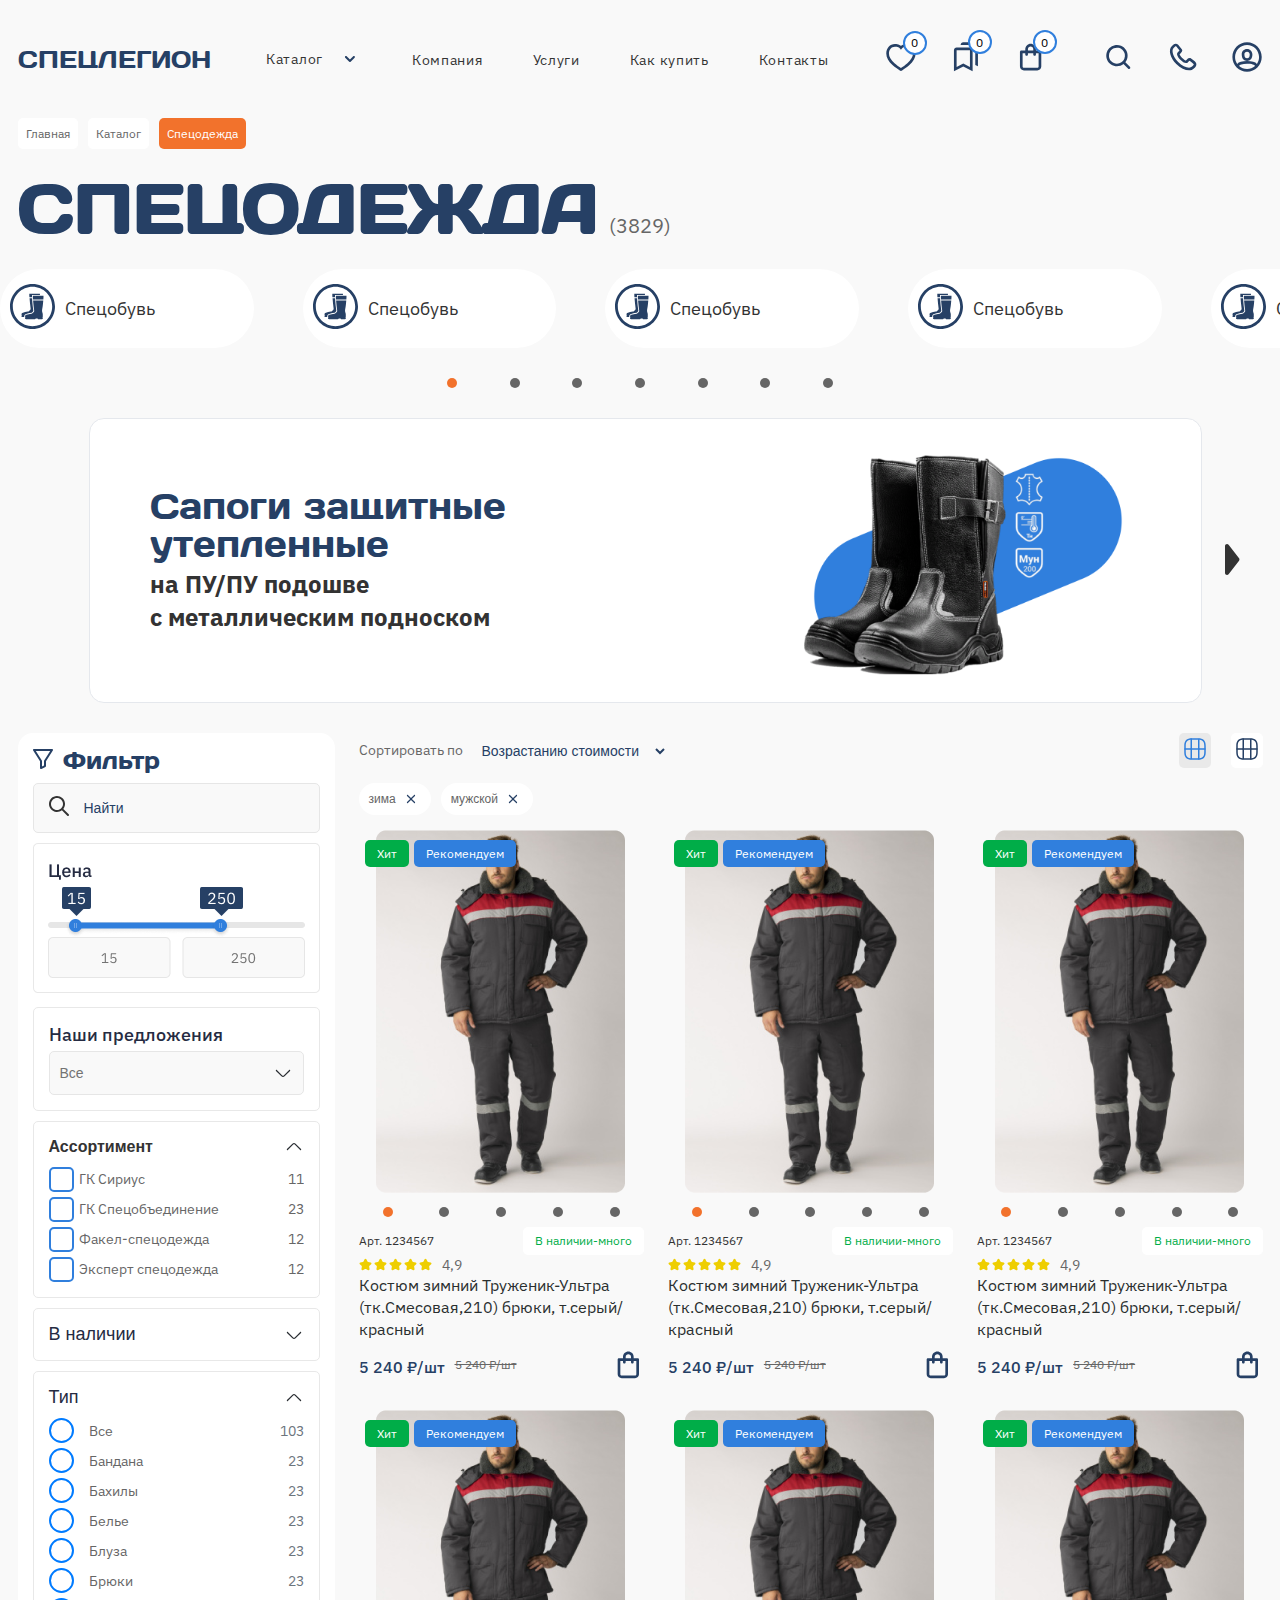
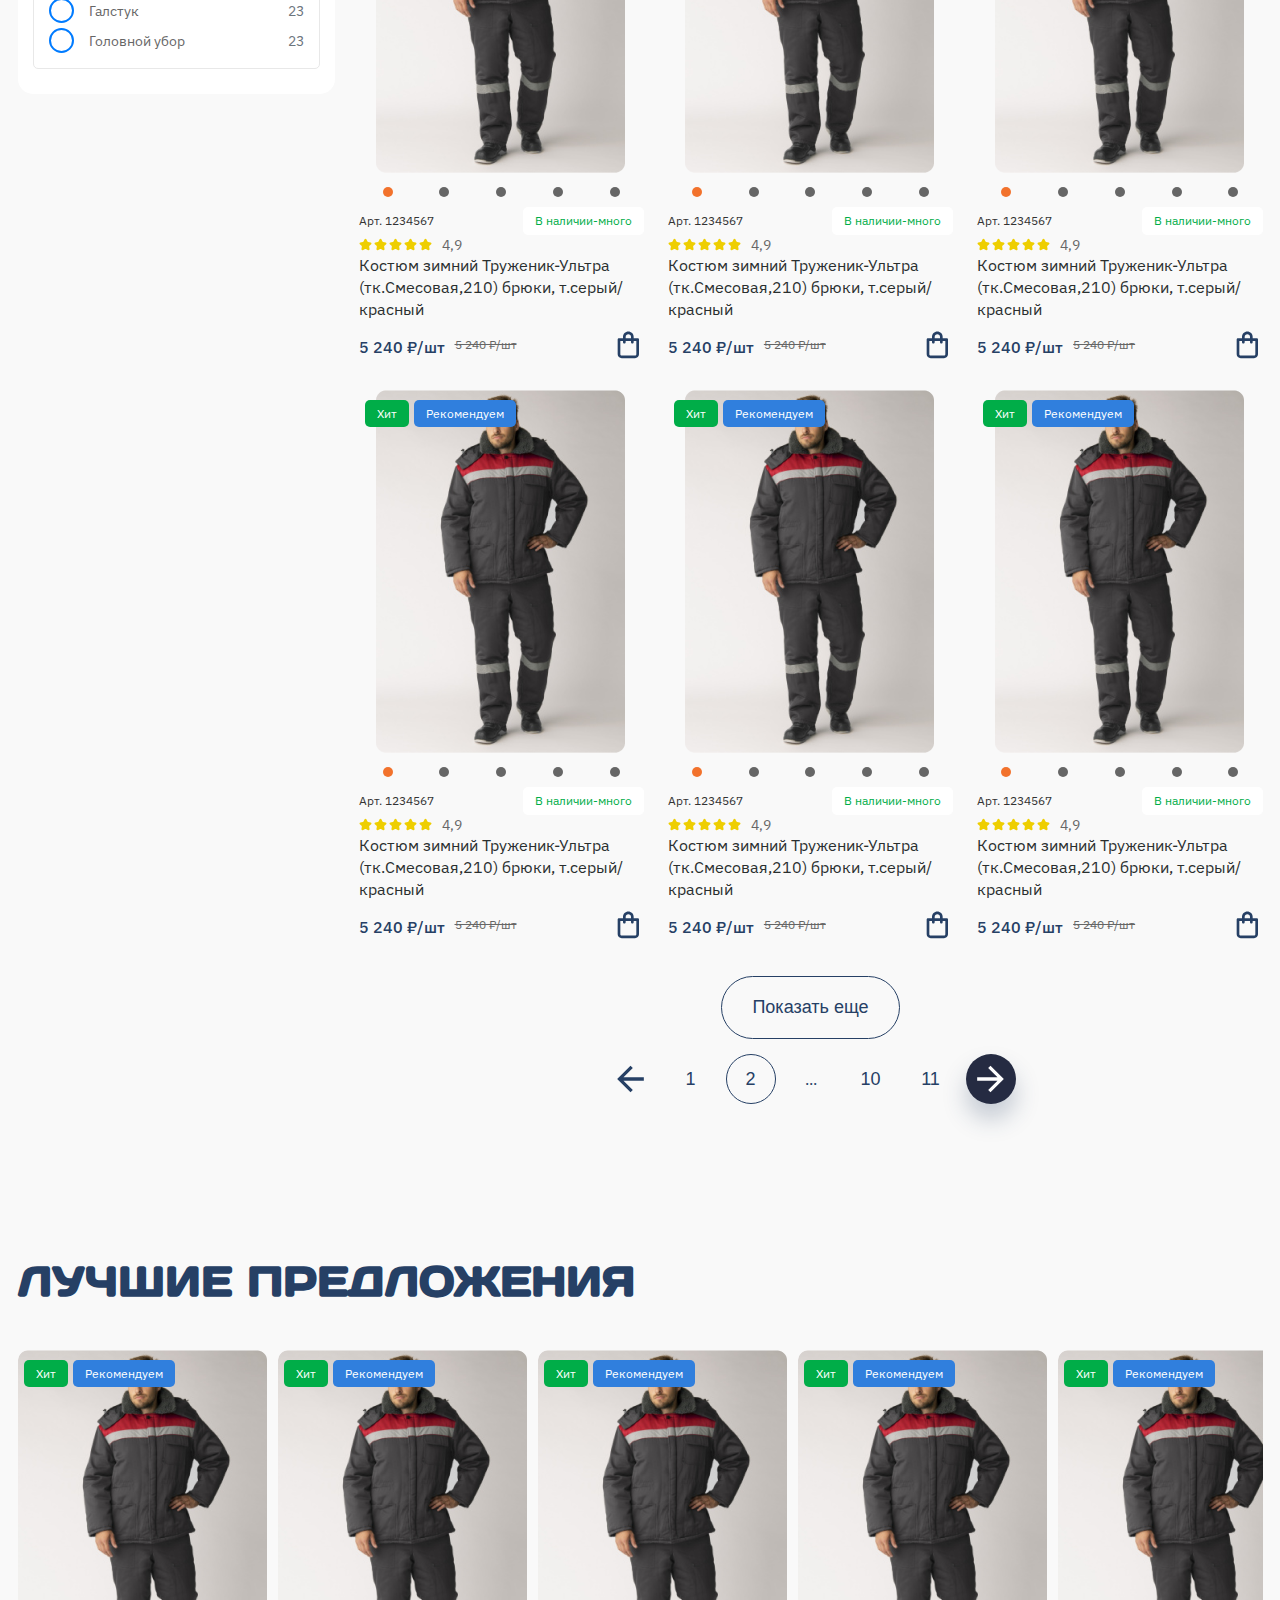
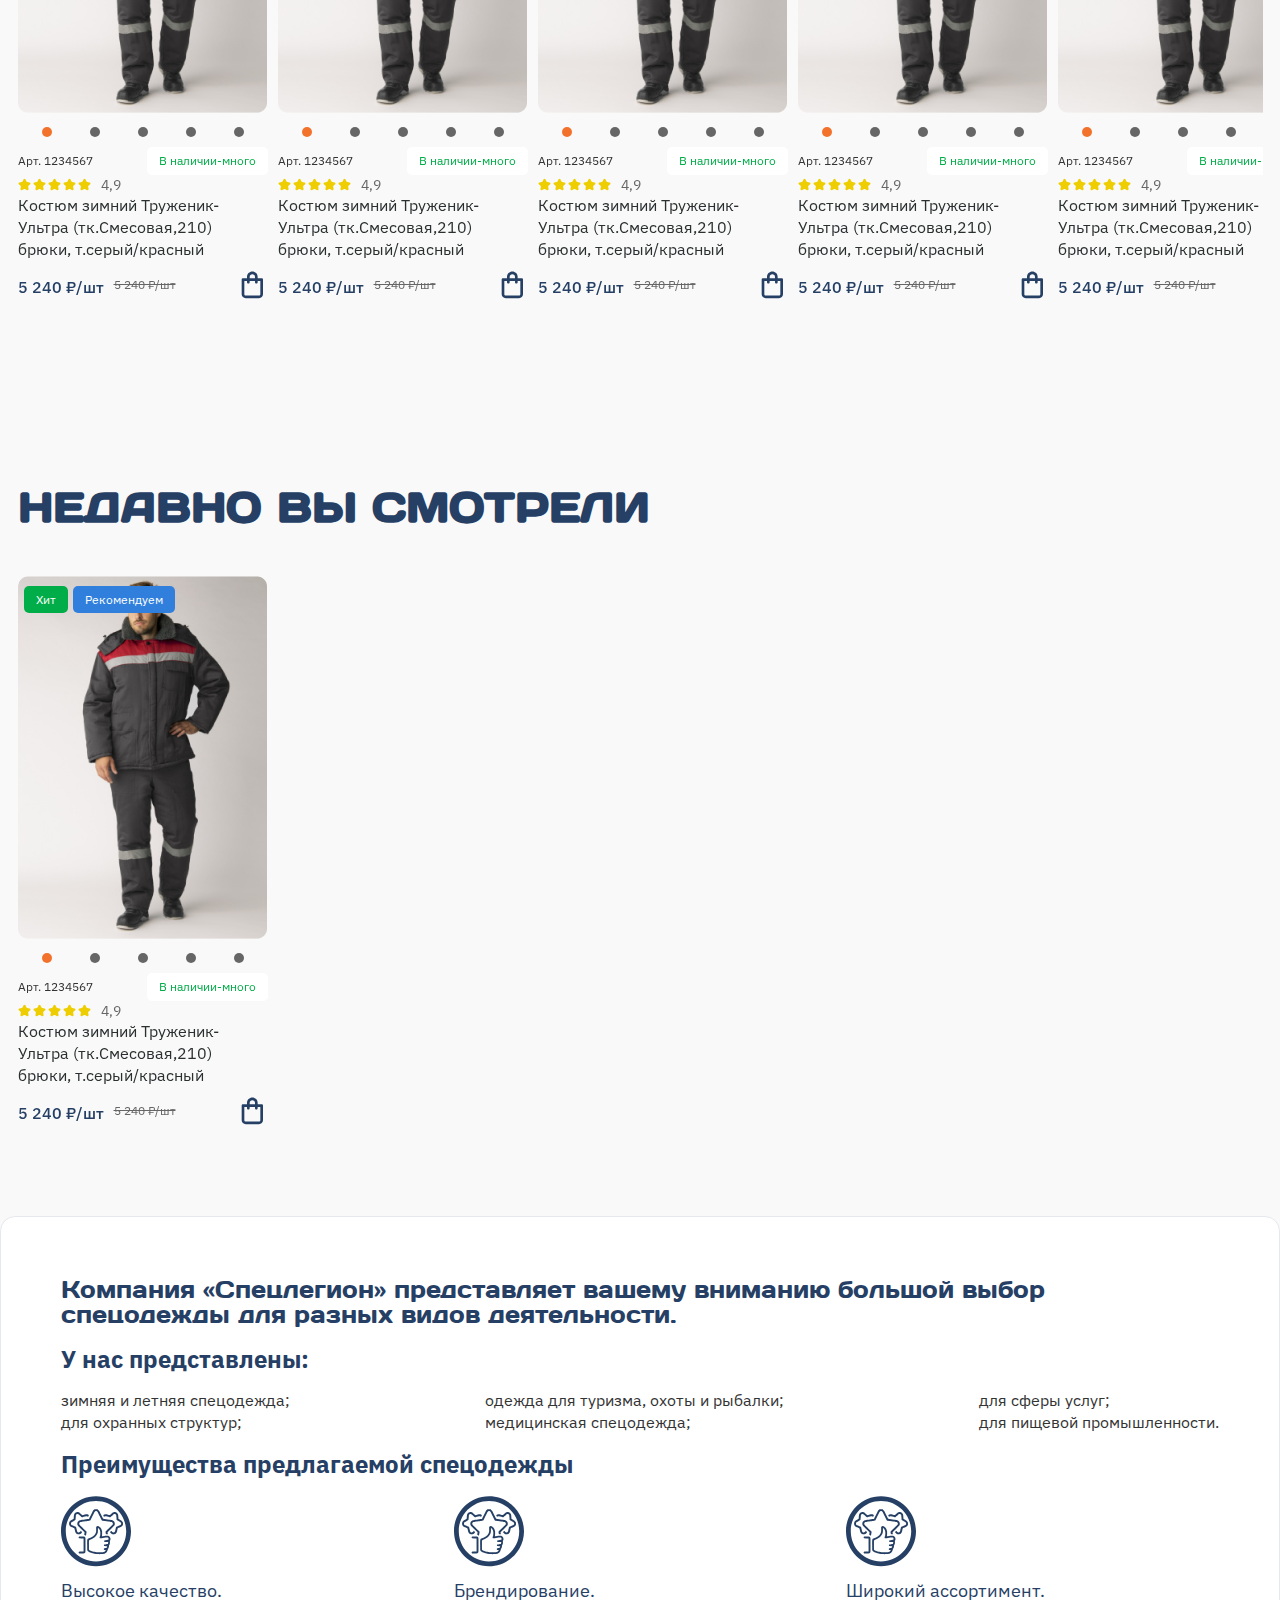
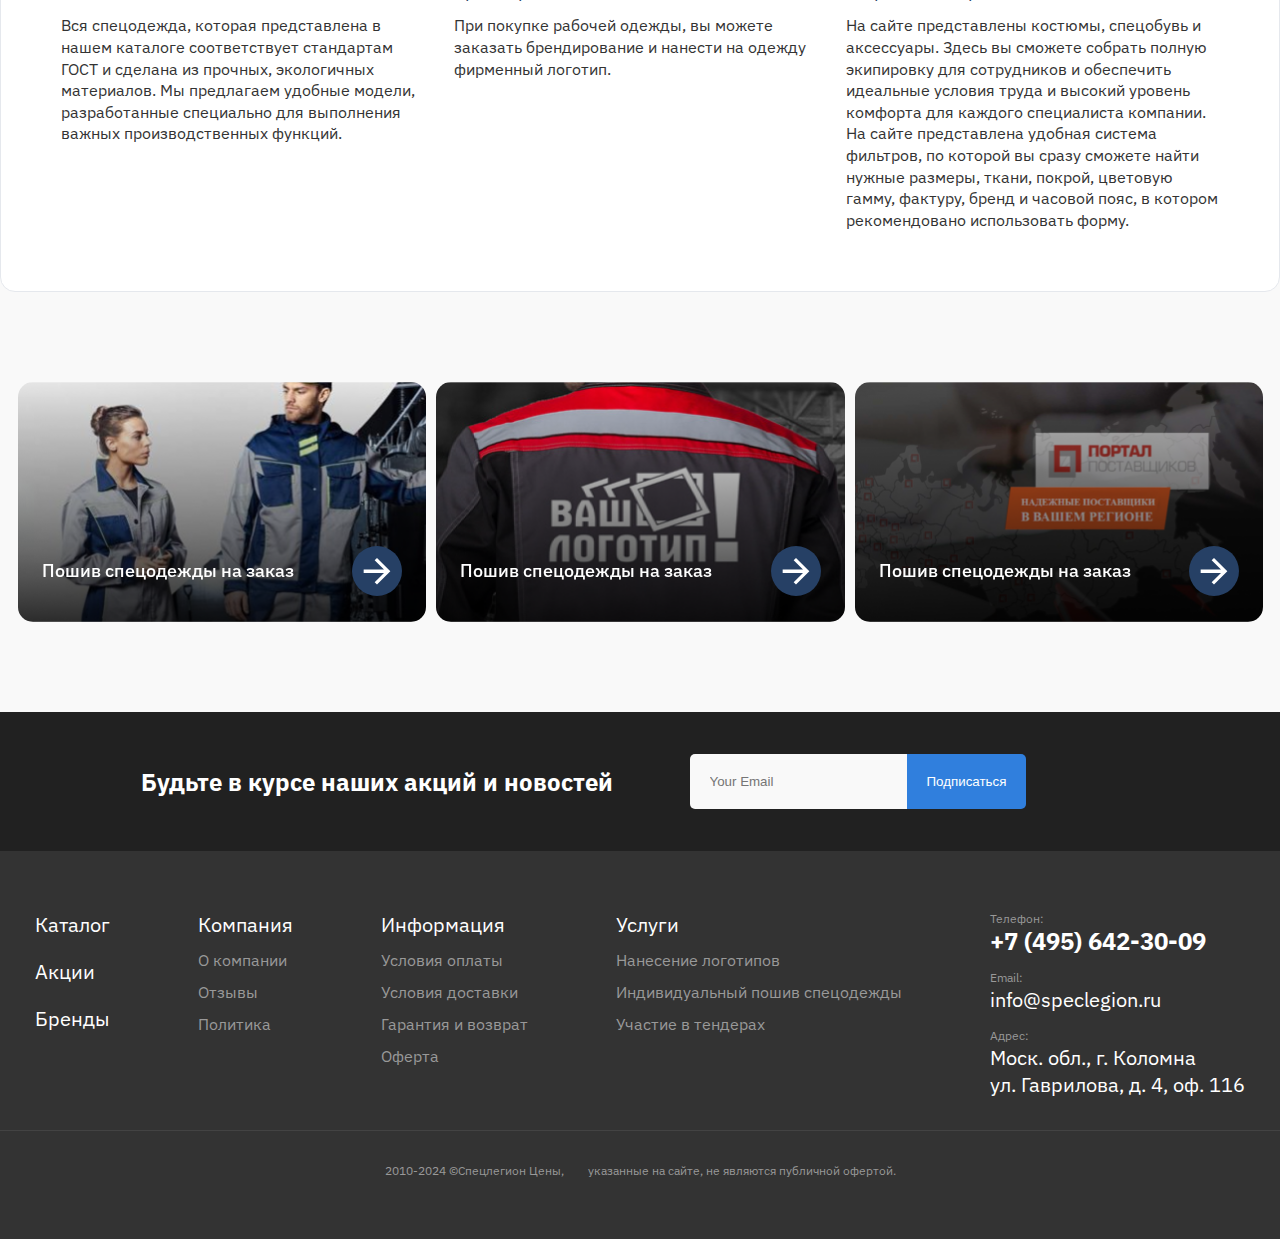
<file: catalog.html>
<!DOCTYPE html>
<html lang="en">

<head>
    <meta charset="UTF-8">
    <meta name="viewport" content="width=device-width, initial-scale=1.0">
    <title>Спецлегион | Каталог</title>
    <link rel="stylesheet" href="https://cdn.jsdelivr.net/npm/swiper@11/swiper-bundle.min.css" />
    <link rel="stylesheet" href="./css/style.css">
</head>
<style>
    .main-slider {
        padding-top: 50px;
    }

    .swiper-pagination {
        margin: 0 auto;
        max-width: 394px;
        display: flex;
        justify-content: space-between;
        position: static !important;
    }

    .swiper-pagination span {
        width: 10px;
        height: 10px;
        opacity: 1;
        background-color: rgba(102, 102, 102, 1);
    }

    .swiper-pagination span.swiper-pagination-bullet-active {
        background-color: #F2722C;
    }
</style>

<body>

    <!-- header start  -->
    <header class="header">
        <div class="header__container container">
            <div>
                <a class="header__logo" href="index.html">Спецлегион</a>
            </div>
            <div>
                <ul class="header__list">
                    <li class="header__item">
                        <button class="header__link drop_menu">
                            Каталог
                            <span>
                                <svg width="25" height="24" viewBox="0 0 25 24" fill="none"
                                    xmlns="http://www.w3.org/2000/svg">
                                    <path
                                        d="M12.9469 15.002C12.8153 15.0028 12.6848 14.9776 12.563 14.9278C12.4412 14.8781 12.3303 14.8047 12.2369 14.712L8.2369 10.712C8.0486 10.5237 7.94281 10.2683 7.94281 10.002C7.94281 9.73574 8.0486 9.48035 8.2369 9.29205C8.42521 9.10374 8.6806 8.99796 8.9469 8.99796C9.2132 8.99796 9.4686 9.10374 9.6569 9.29205L12.9469 12.592L16.2369 9.30205C16.4282 9.13822 16.6743 9.05261 16.926 9.06234C17.1776 9.07206 17.4164 9.17639 17.5945 9.35448C17.7726 9.53258 17.8769 9.77132 17.8866 10.023C17.8963 10.2747 17.8107 10.5207 17.6469 10.712L13.6469 14.712C13.4606 14.8968 13.2092 15.0009 12.9469 15.002Z"
                                        fill="#264065" />
                                </svg>
                            </span>
                        </button>
                        <ul class="header__item-dropMenu">
                            <li class="footer_link-item"><a class="footer_link-link" href="#">lorem</a></li>
                            <li><a href="#">lorem</a></li>
                            <li><a href="#">lorem</a></li>
                        </ul>
                    </li>
                    <li class="header__item"><a class="header__link" href="#">Компания</a></li>
                    <li class="header__item"><a class="header__link" href="#">Услуги</a></li>
                    <li class="header__item"><a class="header__link" href="#">Как купить</a></li>
                    <li class="header__item"><a class="header__link" href="#">Контакты</a></li>
                </ul>
            </div>
            <div class="header__actions">
                <ul class="header__actions-list">
                    <li class="header__actions-items">
                        <a class="header__actions-links" href="#">
                            <span>
                                <svg width="33" height="33" viewBox="0 0 33 33" fill="none"
                                    xmlns="http://www.w3.org/2000/svg">
                                    <path fill-rule="evenodd" clip-rule="evenodd"
                                        d="M23.0139 2.96459C21.0837 2.96457 19.8394 3.19611 18.4131 3.89906C17.885 4.15932 17.3896 4.47275 16.9295 4.83841C16.4872 4.49325 16.0116 4.19421 15.5053 3.9421C14.0513 3.218 12.7433 2.96457 10.8823 2.96457C5.89816 2.96457 2.27625 7.12271 2.27625 12.5231C2.27625 16.6016 4.53469 20.5412 8.74136 24.3508C10.9494 26.3504 13.7687 28.3292 15.7877 29.382L16.9429 29.9843L18.0981 29.382C20.1171 28.3292 22.9364 26.3504 25.1445 24.3508C29.3511 20.5412 31.6096 16.6016 31.6096 12.5231C31.6096 7.17987 27.9535 2.98519 23.0139 2.96459ZM28.9429 12.5232C28.9429 15.7184 27.0578 19.0068 23.3612 22.3544C21.3458 24.1796 18.7549 26.0035 16.9429 26.9604C15.131 26.0035 12.54 24.1796 10.5246 22.3544C6.82803 19.0068 4.94293 15.7184 4.94293 12.5232C4.94293 8.53298 7.45445 5.64963 10.8823 5.64963C12.362 5.64963 13.2738 5.82629 14.3231 6.34887C14.9429 6.65755 15.4908 7.06514 15.965 7.57449L16.946 8.62828L17.9182 7.56614C18.4031 7.03639 18.9589 6.61951 19.5855 6.31072C20.6041 5.80871 21.4589 5.64963 23.0084 5.64964C26.3939 5.66377 28.9429 8.58836 28.9429 12.5232Z"
                                        fill="currentColor" />
                                </svg>
                            </span>
                        </a>
                        <div class="header__actions-num">0</div>
                    </li>
                    <li class="header__actions-items">
                        <a class="header__actions-links" href="#">
                            <span>
                                <svg width="33" height="34" viewBox="0 0 33 34" fill="none"
                                    xmlns="http://www.w3.org/2000/svg">
                                    <path fill-rule="evenodd" clip-rule="evenodd"
                                        d="M14.2762 2.2323C12.8182 2.2323 11.6335 3.4303 11.6099 4.91734H26.2762V24.9418L28.9428 26.307V4.96268C28.9428 3.45473 27.7489 2.2323 26.2762 2.2323H14.2762ZM14.2762 26.5561L4.94287 31.2549V10.2874C4.94287 8.80451 6.13678 7.60238 7.60954 7.60238H20.9429C22.4156 7.60238 23.6095 8.80451 23.6095 10.2874V31.2549L14.2762 26.5561ZM7.60954 26.9105L14.2762 23.5542L20.9429 26.9105V10.2874H7.60954V26.9105Z"
                                        fill="currentColor" />
                                </svg>
                            </span>
                        </a>
                        <div class="header__actions-num">0</div>
                    </li>
                    <li class="header__actions-items">
                        <a class="header__actions-links" href="#">
                            <span>
                                <svg width="33" height="34" viewBox="0 0 33 34" fill="none"
                                    xmlns="http://www.w3.org/2000/svg">
                                    <path
                                        d="M25.9429 10.5H21.9429V9.16668C21.9429 7.75219 21.381 6.39563 20.3808 5.39544C19.3806 4.39525 18.024 3.83334 16.6095 3.83334C15.1951 3.83334 13.8385 4.39525 12.8383 5.39544C11.8381 6.39563 11.2762 7.75219 11.2762 9.16668V10.5H7.2762C6.92258 10.5 6.58344 10.6405 6.3334 10.8905C6.08335 11.1406 5.94287 11.4797 5.94287 11.8333L5.94287 26.5C5.94287 27.5609 6.3643 28.5783 7.11444 29.3284C7.86459 30.0786 8.88201 30.5 9.94287 30.5H23.2762C24.3371 30.5 25.3545 30.0786 26.1046 29.3284C26.8548 28.5783 27.2762 27.5609 27.2762 26.5V11.8333C27.2762 11.4797 27.1357 11.1406 26.8857 10.8905C26.6356 10.6405 26.2965 10.5 25.9429 10.5ZM13.9429 9.16668C13.9429 8.45943 14.2238 7.78116 14.7239 7.28106C15.224 6.78096 15.9023 6.50001 16.6095 6.50001C17.3168 6.50001 17.9951 6.78096 18.4952 7.28106C18.9953 7.78116 19.2762 8.45943 19.2762 9.16668V10.5H13.9429V9.16668ZM24.6095 26.5C24.6095 26.8536 24.4691 27.1928 24.219 27.4428C23.969 27.6929 23.6298 27.8333 23.2762 27.8333H9.94287C9.58925 27.8333 9.25011 27.6929 9.00006 27.4428C8.75001 27.1928 8.60954 26.8536 8.60954 26.5L8.60954 13.1667H11.2762V14.5C11.2762 14.8536 11.4167 15.1928 11.6667 15.4428C11.9168 15.6929 12.2559 15.8333 12.6095 15.8333C12.9632 15.8333 13.3023 15.6929 13.5523 15.4428C13.8024 15.1928 13.9429 14.8536 13.9429 14.5V13.1667H19.2762V14.5C19.2762 14.8536 19.4167 15.1928 19.6667 15.4428C19.9168 15.6929 20.2559 15.8333 20.6095 15.8333C20.9632 15.8333 21.3023 15.6929 21.5523 15.4428C21.8024 15.1928 21.9429 14.8536 21.9429 14.5V13.1667L24.6095 13.1667V26.5Z"
                                        fill="currentColor" />
                                </svg>
                            </span>
                        </a>
                        <div class="header__actions-num">0</div>
                    </li>
                </ul>
            </div>
            <div class="header__profile">
                <ul class="header__profile-list">
                    <li class="header__profile-items">
                        <a class="header__profile-links" href="#">
                            <span>
                                <svg width="33" height="32" viewBox="0 0 33 32" fill="none"
                                    xmlns="http://www.w3.org/2000/svg">
                                    <g clip-path="url(#clip0_7_120)">
                                        <path
                                            d="M27.8895 25.72L23.3561 21.2C24.8188 19.3366 25.6124 17.0355 25.6095 14.6667C25.6095 12.557 24.9839 10.4947 23.8118 8.74059C22.6397 6.98646 20.9738 5.61929 19.0248 4.81196C17.0757 4.00462 14.931 3.79339 12.8618 4.20496C10.7927 4.61654 8.89208 5.63244 7.40032 7.1242C5.90856 8.61596 4.89266 10.5166 4.48108 12.5857C4.06951 14.6548 4.28074 16.7996 5.08808 18.7486C5.89541 20.6977 7.26259 22.3636 9.01671 23.5357C10.7708 24.7077 12.8331 25.3333 14.9428 25.3333C17.3117 25.3363 19.6127 24.5427 21.4761 23.08L25.9961 27.6133C26.1201 27.7383 26.2675 27.8375 26.43 27.9052C26.5925 27.9729 26.7668 28.0077 26.9428 28.0077C27.1188 28.0077 27.2931 27.9729 27.4556 27.9052C27.618 27.8375 27.7655 27.7383 27.8895 27.6133C28.0144 27.4894 28.1136 27.3419 28.1813 27.1794C28.249 27.017 28.2839 26.8427 28.2839 26.6667C28.2839 26.4907 28.249 26.3164 28.1813 26.1539C28.1136 25.9914 28.0144 25.844 27.8895 25.72ZM6.94279 14.6667C6.94279 13.0844 7.41199 11.5377 8.29104 10.2221C9.17009 8.90652 10.4195 7.88114 11.8813 7.27564C13.3431 6.67013 14.9517 6.51171 16.5035 6.82039C18.0554 7.12907 19.4808 7.891 20.5996 9.00982C21.7185 10.1286 22.4804 11.5541 22.7891 13.1059C23.0978 14.6578 22.9393 16.2663 22.3338 17.7281C21.7283 19.1899 20.703 20.4394 19.3874 21.3184C18.0718 22.1975 16.525 22.6667 14.9428 22.6667C12.8211 22.6667 10.7862 21.8238 9.28594 20.3235C7.78565 18.8232 6.94279 16.7884 6.94279 14.6667Z"
                                            fill="#264065" />
                                    </g>
                                    <defs>
                                        <clipPath id="clip0_7_120">
                                            <rect width="32" height="32" fill="white" transform="translate(0.276123)" />
                                        </clipPath>
                                    </defs>
                                </svg>
                            </span>
                        </a>
                    </li>
                    <li class="header__profile-items">
                        <a class="header__profile-links" href="#">
                            <span>
                                <svg width="33" height="32" viewBox="0 0 33 32" fill="none"
                                    xmlns="http://www.w3.org/2000/svg">
                                    <g clip-path="url(#clip0_7_118)">
                                        <path fill-rule="evenodd" clip-rule="evenodd"
                                            d="M14.6526 11.1173C15.3386 10.1864 15.5847 9.20522 14.8087 8.33918C13.0674 5.88588 11.8964 4.36876 11.1618 3.63815C9.76539 2.24917 7.46819 2.43705 6.25876 3.63696C5.60916 4.28145 5.38925 4.50277 4.72225 5.18491C1.00698 8.92779 3.27274 16.8401 9.29597 22.9108C15.3178 28.9801 23.1752 31.2627 26.8983 27.5119C27.5138 26.9145 28.0349 26.3895 28.4459 25.9521C29.6311 24.6907 29.8111 22.4797 28.4381 21.0433C27.7342 20.3069 26.2974 19.1847 23.7584 17.356C22.9807 16.6559 22.0587 16.8076 21.2134 17.366C20.8068 17.6346 20.5109 17.9063 19.9521 18.4695L18.9374 19.4917C18.8038 19.6264 16.9891 18.7113 15.2275 16.9359C13.465 15.1595 12.5568 13.3322 12.6899 13.1983C12.9642 12.9221 13.3026 12.5811 13.7052 12.1753C13.8825 11.9967 13.9673 11.9102 14.0759 11.7951C14.3024 11.5555 14.4899 11.338 14.6526 11.1173ZM20.8091 21.3774L21.824 20.3549C22.1315 20.045 22.3308 19.8544 22.4929 19.723C24.7171 21.3313 26.0053 22.3426 26.5314 22.893C26.8473 23.2235 26.7983 23.8266 26.5236 24.1189C26.1436 24.5233 25.6499 25.0207 25.0439 25.6092C22.6365 28.0343 16.2938 26.1917 11.1681 21.0256C6.04075 15.8579 4.21167 9.47051 6.60095 7.06343C7.26526 6.38409 7.47573 6.17228 8.11606 5.53699C8.35614 5.2988 9.01012 5.24531 9.30218 5.53581C9.86771 6.0983 10.9167 7.45077 12.4599 9.61523C12.38 9.71509 12.2803 9.82795 12.1588 9.95644C12.0697 10.0508 11.9955 10.1265 11.8331 10.2901C11.4308 10.6956 11.0927 11.0363 10.8188 11.3121C9.09313 13.0494 10.5628 16.0064 13.3554 18.8211C16.1462 21.6339 19.084 23.1153 20.8091 21.3774Z"
                                            fill="#264065" />
                                    </g>
                                    <defs>
                                        <clipPath id="clip0_7_118">
                                            <rect width="31.781" height="32" fill="white"
                                                transform="translate(0.276123)" />
                                        </clipPath>
                                    </defs>
                                </svg>
                            </span>
                        </a>
                    </li>
                    <li class="header__profile-items">
                        <a class="header__profile-links" href="#">
                            <span>
                                <svg width="30" height="30" viewBox="0 0 30 30" fill="none"
                                    xmlns="http://www.w3.org/2000/svg">
                                    <path fill-rule="evenodd" clip-rule="evenodd"
                                        d="M15.0572 29.7677C6.95699 29.7677 0.390503 23.156 0.390503 15C0.390503 6.84403 6.95699 0.2323 15.0572 0.2323C23.1573 0.2323 29.7238 6.84403 29.7238 15C29.7238 23.156 23.1573 29.7677 15.0572 29.7677ZM24.9231 21.88C26.2686 19.9275 27.0571 17.5565 27.0571 15C27.0571 8.32696 21.6845 2.91736 15.0571 2.91736C8.42971 2.91736 3.05713 8.32696 3.05713 15C3.05713 17.5565 3.84564 19.9275 5.19114 21.88C6.69173 19.8842 10.2179 19.0276 15.0571 19.0276C19.8963 19.0276 23.4225 19.8842 24.9231 21.88ZM23.0101 24.0483C22.6198 22.6354 19.8163 21.7126 15.0571 21.7126C10.2979 21.7126 7.49445 22.6354 7.10423 24.0483C9.22154 25.9364 12.0064 27.0827 15.0571 27.0827C18.1079 27.0827 20.8927 25.9364 23.0101 24.0483ZM15.0571 6.94491C11.8293 6.94491 9.7238 9.30205 9.7238 12.315C9.7238 16.9163 12.0716 19.0276 15.0571 19.0276C18.0146 19.0276 20.3905 16.9864 20.3905 12.5835C20.3905 9.52466 18.2761 6.94491 15.0571 6.94491ZM12.3905 12.315C12.3905 15.3615 13.4814 16.3425 15.0571 16.3425C16.6274 16.3425 17.7238 15.4006 17.7238 12.5835C17.7238 10.9059 16.678 9.62992 15.0571 9.62992C13.3688 9.62992 12.3905 10.7252 12.3905 12.315Z"
                                        fill="#264065" />
                                </svg>
                            </span>
                        </a>
                    </li>
                </ul>
            </div>
            <input class="menu-btn" type="checkbox" id="menu-btn" />
            <label class="menu-icon" for="menu-btn"><span class="navicon"></span></label>
            <ul class="navbar__menu">
                <li class="navbar__menu-item">
                    <button class="navbar__menu-link nav_faq" href="#">
                        Каталог
                        <span class="navbar__menu-catalog-rotate-btn">
                            <svg width="25" height="24" viewBox="0 0 25 24" fill="none"
                                xmlns="http://www.w3.org/2000/svg">
                                <path
                                    d="M12.9469 15.002C12.8153 15.0028 12.6848 14.9776 12.563 14.9278C12.4412 14.8781 12.3303 14.8047 12.2369 14.712L8.2369 10.712C8.0486 10.5237 7.94281 10.2683 7.94281 10.002C7.94281 9.73574 8.0486 9.48035 8.2369 9.29205C8.42521 9.10374 8.6806 8.99796 8.9469 8.99796C9.2132 8.99796 9.4686 9.10374 9.6569 9.29205L12.9469 12.592L16.2369 9.30205C16.4282 9.13822 16.6743 9.05261 16.926 9.06234C17.1776 9.07206 17.4164 9.17639 17.5945 9.35448C17.7726 9.53258 17.8769 9.77132 17.8866 10.023C17.8963 10.2747 17.8107 10.5207 17.6469 10.712L13.6469 14.712C13.4606 14.8968 13.2092 15.0009 12.9469 15.002Z"
                                    fill="#264065" />
                            </svg>
                        </span>
                    </button>
                    <ul class="navbar__faq-menu">
                        <li><a href="#">lorem</a></li>
                        <li><a href="#">lorem</a></li>
                        <li><a href="#">lorem</a></li>
                    </ul>
                </li>
                <li class="navbar__menu-item"><a class="navbar__menu-link" href="#">Компания</a></li>
                <li class="navbar__menu-item"><a class="navbar__menu-link" href="#">Услуги</a></li>
                <li class="navbar__menu-item"><a class="navbar__menu-link" href="#">Как купить</a></li>
                <li class="navbar__menu-item"><a class="navbar__menu-link" href="#">Контакты</a></li>
            </ul>
        </div>
    </header>
    <div class="header__actions-responsive container">
        <ul class="header__actions-list-res">
            <li class="header__actions-items">
                <a class="header__actions-links" href="#">
                    <span>
                        <svg width="33" height="33" viewBox="0 0 33 33" fill="none" xmlns="http://www.w3.org/2000/svg">
                            <path fill-rule="evenodd" clip-rule="evenodd"
                                d="M23.0139 2.96459C21.0837 2.96457 19.8394 3.19611 18.4131 3.89906C17.885 4.15932 17.3896 4.47275 16.9295 4.83841C16.4872 4.49325 16.0116 4.19421 15.5053 3.9421C14.0513 3.218 12.7433 2.96457 10.8823 2.96457C5.89816 2.96457 2.27625 7.12271 2.27625 12.5231C2.27625 16.6016 4.53469 20.5412 8.74136 24.3508C10.9494 26.3504 13.7687 28.3292 15.7877 29.382L16.9429 29.9843L18.0981 29.382C20.1171 28.3292 22.9364 26.3504 25.1445 24.3508C29.3511 20.5412 31.6096 16.6016 31.6096 12.5231C31.6096 7.17987 27.9535 2.98519 23.0139 2.96459ZM28.9429 12.5232C28.9429 15.7184 27.0578 19.0068 23.3612 22.3544C21.3458 24.1796 18.7549 26.0035 16.9429 26.9604C15.131 26.0035 12.54 24.1796 10.5246 22.3544C6.82803 19.0068 4.94293 15.7184 4.94293 12.5232C4.94293 8.53298 7.45445 5.64963 10.8823 5.64963C12.362 5.64963 13.2738 5.82629 14.3231 6.34887C14.9429 6.65755 15.4908 7.06514 15.965 7.57449L16.946 8.62828L17.9182 7.56614C18.4031 7.03639 18.9589 6.61951 19.5855 6.31072C20.6041 5.80871 21.4589 5.64963 23.0084 5.64964C26.3939 5.66377 28.9429 8.58836 28.9429 12.5232Z"
                                fill="currentColor" />
                        </svg>
                    </span>
                </a>
                <div class="header__actions-num">0</div>
            </li>
            <li class="header__actions-items">
                <a class="header__actions-links" href="#">
                    <span>
                        <svg width="33" height="34" viewBox="0 0 33 34" fill="none" xmlns="http://www.w3.org/2000/svg">
                            <path fill-rule="evenodd" clip-rule="evenodd"
                                d="M14.2762 2.2323C12.8182 2.2323 11.6335 3.4303 11.6099 4.91734H26.2762V24.9418L28.9428 26.307V4.96268C28.9428 3.45473 27.7489 2.2323 26.2762 2.2323H14.2762ZM14.2762 26.5561L4.94287 31.2549V10.2874C4.94287 8.80451 6.13678 7.60238 7.60954 7.60238H20.9429C22.4156 7.60238 23.6095 8.80451 23.6095 10.2874V31.2549L14.2762 26.5561ZM7.60954 26.9105L14.2762 23.5542L20.9429 26.9105V10.2874H7.60954V26.9105Z"
                                fill="currentColor" />
                        </svg>
                    </span>
                </a>
                <div class="header__actions-num">0</div>
            </li>
            <li class="header__actions-items">
                <a class="header__actions-links" href="#">
                    <span>
                        <svg width="33" height="34" viewBox="0 0 33 34" fill="none" xmlns="http://www.w3.org/2000/svg">
                            <path
                                d="M25.9429 10.5H21.9429V9.16668C21.9429 7.75219 21.381 6.39563 20.3808 5.39544C19.3806 4.39525 18.024 3.83334 16.6095 3.83334C15.1951 3.83334 13.8385 4.39525 12.8383 5.39544C11.8381 6.39563 11.2762 7.75219 11.2762 9.16668V10.5H7.2762C6.92258 10.5 6.58344 10.6405 6.3334 10.8905C6.08335 11.1406 5.94287 11.4797 5.94287 11.8333L5.94287 26.5C5.94287 27.5609 6.3643 28.5783 7.11444 29.3284C7.86459 30.0786 8.88201 30.5 9.94287 30.5H23.2762C24.3371 30.5 25.3545 30.0786 26.1046 29.3284C26.8548 28.5783 27.2762 27.5609 27.2762 26.5V11.8333C27.2762 11.4797 27.1357 11.1406 26.8857 10.8905C26.6356 10.6405 26.2965 10.5 25.9429 10.5ZM13.9429 9.16668C13.9429 8.45943 14.2238 7.78116 14.7239 7.28106C15.224 6.78096 15.9023 6.50001 16.6095 6.50001C17.3168 6.50001 17.9951 6.78096 18.4952 7.28106C18.9953 7.78116 19.2762 8.45943 19.2762 9.16668V10.5H13.9429V9.16668ZM24.6095 26.5C24.6095 26.8536 24.4691 27.1928 24.219 27.4428C23.969 27.6929 23.6298 27.8333 23.2762 27.8333H9.94287C9.58925 27.8333 9.25011 27.6929 9.00006 27.4428C8.75001 27.1928 8.60954 26.8536 8.60954 26.5L8.60954 13.1667H11.2762V14.5C11.2762 14.8536 11.4167 15.1928 11.6667 15.4428C11.9168 15.6929 12.2559 15.8333 12.6095 15.8333C12.9632 15.8333 13.3023 15.6929 13.5523 15.4428C13.8024 15.1928 13.9429 14.8536 13.9429 14.5V13.1667H19.2762V14.5C19.2762 14.8536 19.4167 15.1928 19.6667 15.4428C19.9168 15.6929 20.2559 15.8333 20.6095 15.8333C20.9632 15.8333 21.3023 15.6929 21.5523 15.4428C21.8024 15.1928 21.9429 14.8536 21.9429 14.5V13.1667L24.6095 13.1667V26.5Z"
                                fill="currentColor" />
                        </svg>
                    </span>
                </a>
                <div class="header__actions-num">0</div>
            </li>
            <li class="header__profile-items">
                <a class="header__profile-links" href="#">
                    <span>
                        <svg width="33" height="32" viewBox="0 0 33 32" fill="none" xmlns="http://www.w3.org/2000/svg">
                            <g clip-path="url(#clip0_7_120)">
                                <path
                                    d="M27.8895 25.72L23.3561 21.2C24.8188 19.3366 25.6124 17.0355 25.6095 14.6667C25.6095 12.557 24.9839 10.4947 23.8118 8.74059C22.6397 6.98646 20.9738 5.61929 19.0248 4.81196C17.0757 4.00462 14.931 3.79339 12.8618 4.20496C10.7927 4.61654 8.89208 5.63244 7.40032 7.1242C5.90856 8.61596 4.89266 10.5166 4.48108 12.5857C4.06951 14.6548 4.28074 16.7996 5.08808 18.7486C5.89541 20.6977 7.26259 22.3636 9.01671 23.5357C10.7708 24.7077 12.8331 25.3333 14.9428 25.3333C17.3117 25.3363 19.6127 24.5427 21.4761 23.08L25.9961 27.6133C26.1201 27.7383 26.2675 27.8375 26.43 27.9052C26.5925 27.9729 26.7668 28.0077 26.9428 28.0077C27.1188 28.0077 27.2931 27.9729 27.4556 27.9052C27.618 27.8375 27.7655 27.7383 27.8895 27.6133C28.0144 27.4894 28.1136 27.3419 28.1813 27.1794C28.249 27.017 28.2839 26.8427 28.2839 26.6667C28.2839 26.4907 28.249 26.3164 28.1813 26.1539C28.1136 25.9914 28.0144 25.844 27.8895 25.72ZM6.94279 14.6667C6.94279 13.0844 7.41199 11.5377 8.29104 10.2221C9.17009 8.90652 10.4195 7.88114 11.8813 7.27564C13.3431 6.67013 14.9517 6.51171 16.5035 6.82039C18.0554 7.12907 19.4808 7.891 20.5996 9.00982C21.7185 10.1286 22.4804 11.5541 22.7891 13.1059C23.0978 14.6578 22.9393 16.2663 22.3338 17.7281C21.7283 19.1899 20.703 20.4394 19.3874 21.3184C18.0718 22.1975 16.525 22.6667 14.9428 22.6667C12.8211 22.6667 10.7862 21.8238 9.28594 20.3235C7.78565 18.8232 6.94279 16.7884 6.94279 14.6667Z"
                                    fill="#264065" />
                            </g>
                            <defs>
                                <clipPath id="clip0_7_120">
                                    <rect width="32" height="32" fill="white" transform="translate(0.276123)" />
                                </clipPath>
                            </defs>
                        </svg>
                    </span>
                </a>
            </li>
            <li class="header__profile-items">
                <a class="header__profile-links" href="#">
                    <span>
                        <svg width="33" height="32" viewBox="0 0 33 32" fill="none" xmlns="http://www.w3.org/2000/svg">
                            <g clip-path="url(#clip0_7_118)">
                                <path fill-rule="evenodd" clip-rule="evenodd"
                                    d="M14.6526 11.1173C15.3386 10.1864 15.5847 9.20522 14.8087 8.33918C13.0674 5.88588 11.8964 4.36876 11.1618 3.63815C9.76539 2.24917 7.46819 2.43705 6.25876 3.63696C5.60916 4.28145 5.38925 4.50277 4.72225 5.18491C1.00698 8.92779 3.27274 16.8401 9.29597 22.9108C15.3178 28.9801 23.1752 31.2627 26.8983 27.5119C27.5138 26.9145 28.0349 26.3895 28.4459 25.9521C29.6311 24.6907 29.8111 22.4797 28.4381 21.0433C27.7342 20.3069 26.2974 19.1847 23.7584 17.356C22.9807 16.6559 22.0587 16.8076 21.2134 17.366C20.8068 17.6346 20.5109 17.9063 19.9521 18.4695L18.9374 19.4917C18.8038 19.6264 16.9891 18.7113 15.2275 16.9359C13.465 15.1595 12.5568 13.3322 12.6899 13.1983C12.9642 12.9221 13.3026 12.5811 13.7052 12.1753C13.8825 11.9967 13.9673 11.9102 14.0759 11.7951C14.3024 11.5555 14.4899 11.338 14.6526 11.1173ZM20.8091 21.3774L21.824 20.3549C22.1315 20.045 22.3308 19.8544 22.4929 19.723C24.7171 21.3313 26.0053 22.3426 26.5314 22.893C26.8473 23.2235 26.7983 23.8266 26.5236 24.1189C26.1436 24.5233 25.6499 25.0207 25.0439 25.6092C22.6365 28.0343 16.2938 26.1917 11.1681 21.0256C6.04075 15.8579 4.21167 9.47051 6.60095 7.06343C7.26526 6.38409 7.47573 6.17228 8.11606 5.53699C8.35614 5.2988 9.01012 5.24531 9.30218 5.53581C9.86771 6.0983 10.9167 7.45077 12.4599 9.61523C12.38 9.71509 12.2803 9.82795 12.1588 9.95644C12.0697 10.0508 11.9955 10.1265 11.8331 10.2901C11.4308 10.6956 11.0927 11.0363 10.8188 11.3121C9.09313 13.0494 10.5628 16.0064 13.3554 18.8211C16.1462 21.6339 19.084 23.1153 20.8091 21.3774Z"
                                    fill="#264065" />
                            </g>
                            <defs>
                                <clipPath id="clip0_7_118">
                                    <rect width="31.781" height="32" fill="white" transform="translate(0.276123)" />
                                </clipPath>
                            </defs>
                        </svg>
                    </span>
                </a>
            </li>
            <li class="header__profile-items">
                <a class="header__profile-links" href="#">
                    <span>
                        <svg width="30" height="30" viewBox="0 0 30 30" fill="none" xmlns="http://www.w3.org/2000/svg">
                            <path fill-rule="evenodd" clip-rule="evenodd"
                                d="M15.0572 29.7677C6.95699 29.7677 0.390503 23.156 0.390503 15C0.390503 6.84403 6.95699 0.2323 15.0572 0.2323C23.1573 0.2323 29.7238 6.84403 29.7238 15C29.7238 23.156 23.1573 29.7677 15.0572 29.7677ZM24.9231 21.88C26.2686 19.9275 27.0571 17.5565 27.0571 15C27.0571 8.32696 21.6845 2.91736 15.0571 2.91736C8.42971 2.91736 3.05713 8.32696 3.05713 15C3.05713 17.5565 3.84564 19.9275 5.19114 21.88C6.69173 19.8842 10.2179 19.0276 15.0571 19.0276C19.8963 19.0276 23.4225 19.8842 24.9231 21.88ZM23.0101 24.0483C22.6198 22.6354 19.8163 21.7126 15.0571 21.7126C10.2979 21.7126 7.49445 22.6354 7.10423 24.0483C9.22154 25.9364 12.0064 27.0827 15.0571 27.0827C18.1079 27.0827 20.8927 25.9364 23.0101 24.0483ZM15.0571 6.94491C11.8293 6.94491 9.7238 9.30205 9.7238 12.315C9.7238 16.9163 12.0716 19.0276 15.0571 19.0276C18.0146 19.0276 20.3905 16.9864 20.3905 12.5835C20.3905 9.52466 18.2761 6.94491 15.0571 6.94491ZM12.3905 12.315C12.3905 15.3615 13.4814 16.3425 15.0571 16.3425C16.6274 16.3425 17.7238 15.4006 17.7238 12.5835C17.7238 10.9059 16.678 9.62992 15.0571 9.62992C13.3688 9.62992 12.3905 10.7252 12.3905 12.315Z"
                                fill="#264065" />
                        </svg>
                    </span>
                </a>
            </li>
        </ul>
    </div>
    <div class="header__menu-overlay"></div>
    <!-- header end  -->

    <!-- Hero start  -->
    <section class="catalog_hero">
        <div class="catalog_hero-container container">
            <div class="catalog_top-btns">
                <a class="catalog_top-btn" href="#">Главная</a>
                <a class="catalog_top-btn" href="#">Каталог</a>
                <a class="catalog_top-btn active" href="#">Спецодежда</a>
            </div>
            <div class="catalog_hero-textss">
                <h1 class="catalog_hero-title">Спецодежда</h1>
                <p class="catalog_hero-num">(3829)</p>
            </div>
        </div>
    </section>
    <!-- Hero end  -->

    <!-- catalog navigation start  -->
    <section class="category_navigation swiper">
        <div class="category_navigation-container swiper-wrapper">
            <div class="category_navigation-item swiper-slide">
                <span>
                    <svg width="45" height="45" viewBox="0 0 45 45" fill="none" xmlns="http://www.w3.org/2000/svg">
                        <path fill-rule="evenodd" clip-rule="evenodd"
                            d="M45 22.5C45 34.9264 34.9264 45 22.5 45C10.0736 45 0 34.9264 0 22.5C0 10.0736 10.0736 0 22.5 0C34.9264 0 45 10.0736 45 22.5ZM2.8125 22.5C2.8125 11.625 11.625 2.8125 22.5 2.8125C33.375 2.8125 42.1875 11.625 42.1875 22.5C42.1875 33.375 33.375 42.1875 22.5 42.1875C11.625 42.1875 2.8125 33.375 2.8125 22.5ZM29.9411 9.74464H19.3125V11.1589C19.3125 11.55 19.3393 12.1875 19.3768 12.5732L19.4411 13.2857H21.9696V10.9821H29.9411V9.74464ZM12.5839 33.1232H14.2393L14.2553 33.1339C14.2178 32.8875 14.1964 32.6357 14.1964 32.4268C14.1964 31.9125 14.3839 31.1625 14.8071 30.7393C15.1339 30.4125 15.7446 30.0911 16.1786 29.9464L16.9607 29.6839C17.3893 29.5393 18.0482 29.3786 18.4661 29.3089L21.3214 28.8321C21.525 28.8 21.8946 28.6071 22.0393 28.4625L23.1643 27.3375C23.2446 27.2571 23.3411 26.9839 23.325 26.8714L22.7893 22.6071C22.7411 22.2161 22.6714 21.5679 22.6339 21.1714L22.125 15.5946L22.05 14.7911C22.0393 14.6625 22.0286 14.5125 22.0178 14.3571H19.5482L19.9714 18.9643C20.0036 19.3554 20.0732 19.9875 20.1214 20.3732L20.6518 24.6321C20.7 25.0178 20.5125 25.5643 20.2393 25.8375L19.1143 26.9625C18.8357 27.2357 18.3 27.5143 17.9143 27.5786L15.0589 28.0554C14.6732 28.1196 14.0571 28.275 13.6875 28.3982L12.9054 28.6554C12.5357 28.7786 12.075 29.0411 11.8768 29.2339C11.6839 29.4268 11.5232 29.9089 11.5232 30.2946C11.5232 30.6803 11.6036 31.1625 11.7 31.3554C11.7964 31.5482 11.7964 31.7089 11.7 31.7089C11.6036 31.7089 11.5232 31.95 11.5232 32.2393C11.5232 32.5286 11.6036 32.85 11.7 32.9464C11.7964 33.0429 12.1929 33.1232 12.5839 33.1232ZM32.6571 22.4893C32.7214 22.1036 32.8018 21.4714 32.8393 21.0857H32.85L33.2678 16.4786H23.0946L23.5125 21.0857C23.55 21.4714 23.6143 22.1089 23.6625 22.4946L24.1982 26.7589C24.2464 27.1446 24.0589 27.6857 23.7857 27.9643L22.6607 29.0839C22.3821 29.3571 21.8464 29.6357 21.4607 29.7L18.6053 30.1768C18.2196 30.2411 17.6036 30.3911 17.2339 30.5143L16.4518 30.7768C16.0875 30.9 15.6214 31.1625 15.4286 31.3554C15.2357 31.5482 15.075 32.0303 15.075 32.4161C15.075 32.8018 15.1554 33.2839 15.2518 33.4768C15.3482 33.675 15.3482 33.8304 15.2518 33.8304C15.1554 33.8304 15.075 34.0661 15.075 34.3607C15.075 34.6553 15.1554 34.9714 15.2518 35.0679C15.3482 35.1643 15.7446 35.2446 16.1357 35.2446H24.2839C24.6696 35.2446 25.1518 35.0893 25.3446 34.8911C25.5375 34.6982 26.0143 34.5375 26.4053 34.5375H27.1125C27.5036 34.5375 27.8196 34.6982 27.8196 34.8911C27.8196 35.0839 28.1357 35.2446 28.5268 35.2446H31.8911C32.2821 35.2446 32.6411 35.1643 32.6893 35.0679C32.7375 34.9714 32.775 34.65 32.775 34.3607C32.775 34.0714 32.6946 33.8304 32.5982 33.8304C32.5018 33.8304 32.5018 33.675 32.5982 33.4768C32.6946 33.2839 32.775 32.9678 32.775 32.7696V30.2893C32.775 29.8982 32.6732 29.2768 32.55 28.9071L32.2875 28.125C32.1643 27.7554 32.0625 27.1393 32.0625 26.7482C32.0625 26.3571 32.1161 25.725 32.1803 25.3393L32.6571 22.4893ZM33.4178 14.7053C33.45 14.3143 33.4821 13.6821 33.4821 13.2911H33.4875V11.8714H22.8589V13.2911C22.8589 13.6821 22.8857 14.3196 22.9232 14.7053L22.9875 15.4179H33.3536L33.4178 14.7053Z"
                            fill="currentColor" />
                    </svg>
                </span>
                <p class="category_navigation-name">Спецобувь</p>
                <a class="cancel_button" href="#">
                    <svg width="27" height="27" viewBox="0 0 27 27" fill="none" xmlns="http://www.w3.org/2000/svg">
                        <path fill-rule="evenodd" clip-rule="evenodd"
                            d="M13.4285 0.166674L11.0952 2.50001L20.4285 11.8333H0.0952148V15.1667H20.4285L11.0952 24.5L13.4285 26.8333L26.7619 13.5L13.4285 0.166674Z"
                            fill="white" />
                    </svg>
                </a>
            </div>

            <div class="category_navigation-item swiper-slide">
                <span>
                    <svg width="45" height="45" viewBox="0 0 45 45" fill="none" xmlns="http://www.w3.org/2000/svg">
                        <path fill-rule="evenodd" clip-rule="evenodd"
                            d="M45 22.5C45 34.9264 34.9264 45 22.5 45C10.0736 45 0 34.9264 0 22.5C0 10.0736 10.0736 0 22.5 0C34.9264 0 45 10.0736 45 22.5ZM2.8125 22.5C2.8125 11.625 11.625 2.8125 22.5 2.8125C33.375 2.8125 42.1875 11.625 42.1875 22.5C42.1875 33.375 33.375 42.1875 22.5 42.1875C11.625 42.1875 2.8125 33.375 2.8125 22.5ZM29.9411 9.74464H19.3125V11.1589C19.3125 11.55 19.3393 12.1875 19.3768 12.5732L19.4411 13.2857H21.9696V10.9821H29.9411V9.74464ZM12.5839 33.1232H14.2393L14.2553 33.1339C14.2178 32.8875 14.1964 32.6357 14.1964 32.4268C14.1964 31.9125 14.3839 31.1625 14.8071 30.7393C15.1339 30.4125 15.7446 30.0911 16.1786 29.9464L16.9607 29.6839C17.3893 29.5393 18.0482 29.3786 18.4661 29.3089L21.3214 28.8321C21.525 28.8 21.8946 28.6071 22.0393 28.4625L23.1643 27.3375C23.2446 27.2571 23.3411 26.9839 23.325 26.8714L22.7893 22.6071C22.7411 22.2161 22.6714 21.5679 22.6339 21.1714L22.125 15.5946L22.05 14.7911C22.0393 14.6625 22.0286 14.5125 22.0178 14.3571H19.5482L19.9714 18.9643C20.0036 19.3554 20.0732 19.9875 20.1214 20.3732L20.6518 24.6321C20.7 25.0178 20.5125 25.5643 20.2393 25.8375L19.1143 26.9625C18.8357 27.2357 18.3 27.5143 17.9143 27.5786L15.0589 28.0554C14.6732 28.1196 14.0571 28.275 13.6875 28.3982L12.9054 28.6554C12.5357 28.7786 12.075 29.0411 11.8768 29.2339C11.6839 29.4268 11.5232 29.9089 11.5232 30.2946C11.5232 30.6803 11.6036 31.1625 11.7 31.3554C11.7964 31.5482 11.7964 31.7089 11.7 31.7089C11.6036 31.7089 11.5232 31.95 11.5232 32.2393C11.5232 32.5286 11.6036 32.85 11.7 32.9464C11.7964 33.0429 12.1929 33.1232 12.5839 33.1232ZM32.6571 22.4893C32.7214 22.1036 32.8018 21.4714 32.8393 21.0857H32.85L33.2678 16.4786H23.0946L23.5125 21.0857C23.55 21.4714 23.6143 22.1089 23.6625 22.4946L24.1982 26.7589C24.2464 27.1446 24.0589 27.6857 23.7857 27.9643L22.6607 29.0839C22.3821 29.3571 21.8464 29.6357 21.4607 29.7L18.6053 30.1768C18.2196 30.2411 17.6036 30.3911 17.2339 30.5143L16.4518 30.7768C16.0875 30.9 15.6214 31.1625 15.4286 31.3554C15.2357 31.5482 15.075 32.0303 15.075 32.4161C15.075 32.8018 15.1554 33.2839 15.2518 33.4768C15.3482 33.675 15.3482 33.8304 15.2518 33.8304C15.1554 33.8304 15.075 34.0661 15.075 34.3607C15.075 34.6553 15.1554 34.9714 15.2518 35.0679C15.3482 35.1643 15.7446 35.2446 16.1357 35.2446H24.2839C24.6696 35.2446 25.1518 35.0893 25.3446 34.8911C25.5375 34.6982 26.0143 34.5375 26.4053 34.5375H27.1125C27.5036 34.5375 27.8196 34.6982 27.8196 34.8911C27.8196 35.0839 28.1357 35.2446 28.5268 35.2446H31.8911C32.2821 35.2446 32.6411 35.1643 32.6893 35.0679C32.7375 34.9714 32.775 34.65 32.775 34.3607C32.775 34.0714 32.6946 33.8304 32.5982 33.8304C32.5018 33.8304 32.5018 33.675 32.5982 33.4768C32.6946 33.2839 32.775 32.9678 32.775 32.7696V30.2893C32.775 29.8982 32.6732 29.2768 32.55 28.9071L32.2875 28.125C32.1643 27.7554 32.0625 27.1393 32.0625 26.7482C32.0625 26.3571 32.1161 25.725 32.1803 25.3393L32.6571 22.4893ZM33.4178 14.7053C33.45 14.3143 33.4821 13.6821 33.4821 13.2911H33.4875V11.8714H22.8589V13.2911C22.8589 13.6821 22.8857 14.3196 22.9232 14.7053L22.9875 15.4179H33.3536L33.4178 14.7053Z"
                            fill="currentColor" />
                    </svg>
                </span>
                <p class="category_navigation-name">Спецобувь</p>
                <a class="cancel_button" href="#">
                    <svg width="27" height="27" viewBox="0 0 27 27" fill="none" xmlns="http://www.w3.org/2000/svg">
                        <path fill-rule="evenodd" clip-rule="evenodd"
                            d="M13.4285 0.166674L11.0952 2.50001L20.4285 11.8333H0.0952148V15.1667H20.4285L11.0952 24.5L13.4285 26.8333L26.7619 13.5L13.4285 0.166674Z"
                            fill="white" />
                    </svg>
                </a>
            </div>

            <div class="category_navigation-item swiper-slide">
                <span>
                    <svg width="45" height="45" viewBox="0 0 45 45" fill="none" xmlns="http://www.w3.org/2000/svg">
                        <path fill-rule="evenodd" clip-rule="evenodd"
                            d="M45 22.5C45 34.9264 34.9264 45 22.5 45C10.0736 45 0 34.9264 0 22.5C0 10.0736 10.0736 0 22.5 0C34.9264 0 45 10.0736 45 22.5ZM2.8125 22.5C2.8125 11.625 11.625 2.8125 22.5 2.8125C33.375 2.8125 42.1875 11.625 42.1875 22.5C42.1875 33.375 33.375 42.1875 22.5 42.1875C11.625 42.1875 2.8125 33.375 2.8125 22.5ZM29.9411 9.74464H19.3125V11.1589C19.3125 11.55 19.3393 12.1875 19.3768 12.5732L19.4411 13.2857H21.9696V10.9821H29.9411V9.74464ZM12.5839 33.1232H14.2393L14.2553 33.1339C14.2178 32.8875 14.1964 32.6357 14.1964 32.4268C14.1964 31.9125 14.3839 31.1625 14.8071 30.7393C15.1339 30.4125 15.7446 30.0911 16.1786 29.9464L16.9607 29.6839C17.3893 29.5393 18.0482 29.3786 18.4661 29.3089L21.3214 28.8321C21.525 28.8 21.8946 28.6071 22.0393 28.4625L23.1643 27.3375C23.2446 27.2571 23.3411 26.9839 23.325 26.8714L22.7893 22.6071C22.7411 22.2161 22.6714 21.5679 22.6339 21.1714L22.125 15.5946L22.05 14.7911C22.0393 14.6625 22.0286 14.5125 22.0178 14.3571H19.5482L19.9714 18.9643C20.0036 19.3554 20.0732 19.9875 20.1214 20.3732L20.6518 24.6321C20.7 25.0178 20.5125 25.5643 20.2393 25.8375L19.1143 26.9625C18.8357 27.2357 18.3 27.5143 17.9143 27.5786L15.0589 28.0554C14.6732 28.1196 14.0571 28.275 13.6875 28.3982L12.9054 28.6554C12.5357 28.7786 12.075 29.0411 11.8768 29.2339C11.6839 29.4268 11.5232 29.9089 11.5232 30.2946C11.5232 30.6803 11.6036 31.1625 11.7 31.3554C11.7964 31.5482 11.7964 31.7089 11.7 31.7089C11.6036 31.7089 11.5232 31.95 11.5232 32.2393C11.5232 32.5286 11.6036 32.85 11.7 32.9464C11.7964 33.0429 12.1929 33.1232 12.5839 33.1232ZM32.6571 22.4893C32.7214 22.1036 32.8018 21.4714 32.8393 21.0857H32.85L33.2678 16.4786H23.0946L23.5125 21.0857C23.55 21.4714 23.6143 22.1089 23.6625 22.4946L24.1982 26.7589C24.2464 27.1446 24.0589 27.6857 23.7857 27.9643L22.6607 29.0839C22.3821 29.3571 21.8464 29.6357 21.4607 29.7L18.6053 30.1768C18.2196 30.2411 17.6036 30.3911 17.2339 30.5143L16.4518 30.7768C16.0875 30.9 15.6214 31.1625 15.4286 31.3554C15.2357 31.5482 15.075 32.0303 15.075 32.4161C15.075 32.8018 15.1554 33.2839 15.2518 33.4768C15.3482 33.675 15.3482 33.8304 15.2518 33.8304C15.1554 33.8304 15.075 34.0661 15.075 34.3607C15.075 34.6553 15.1554 34.9714 15.2518 35.0679C15.3482 35.1643 15.7446 35.2446 16.1357 35.2446H24.2839C24.6696 35.2446 25.1518 35.0893 25.3446 34.8911C25.5375 34.6982 26.0143 34.5375 26.4053 34.5375H27.1125C27.5036 34.5375 27.8196 34.6982 27.8196 34.8911C27.8196 35.0839 28.1357 35.2446 28.5268 35.2446H31.8911C32.2821 35.2446 32.6411 35.1643 32.6893 35.0679C32.7375 34.9714 32.775 34.65 32.775 34.3607C32.775 34.0714 32.6946 33.8304 32.5982 33.8304C32.5018 33.8304 32.5018 33.675 32.5982 33.4768C32.6946 33.2839 32.775 32.9678 32.775 32.7696V30.2893C32.775 29.8982 32.6732 29.2768 32.55 28.9071L32.2875 28.125C32.1643 27.7554 32.0625 27.1393 32.0625 26.7482C32.0625 26.3571 32.1161 25.725 32.1803 25.3393L32.6571 22.4893ZM33.4178 14.7053C33.45 14.3143 33.4821 13.6821 33.4821 13.2911H33.4875V11.8714H22.8589V13.2911C22.8589 13.6821 22.8857 14.3196 22.9232 14.7053L22.9875 15.4179H33.3536L33.4178 14.7053Z"
                            fill="currentColor" />
                    </svg>
                </span>
                <p class="category_navigation-name">Спецобувь</p>
                <a class="cancel_button" href="#">
                    <svg width="27" height="27" viewBox="0 0 27 27" fill="none" xmlns="http://www.w3.org/2000/svg">
                        <path fill-rule="evenodd" clip-rule="evenodd"
                            d="M13.4285 0.166674L11.0952 2.50001L20.4285 11.8333H0.0952148V15.1667H20.4285L11.0952 24.5L13.4285 26.8333L26.7619 13.5L13.4285 0.166674Z"
                            fill="white" />
                    </svg>
                </a>
            </div>

            <div class="category_navigation-item swiper-slide">
                <span>
                    <svg width="45" height="45" viewBox="0 0 45 45" fill="none" xmlns="http://www.w3.org/2000/svg">
                        <path fill-rule="evenodd" clip-rule="evenodd"
                            d="M45 22.5C45 34.9264 34.9264 45 22.5 45C10.0736 45 0 34.9264 0 22.5C0 10.0736 10.0736 0 22.5 0C34.9264 0 45 10.0736 45 22.5ZM2.8125 22.5C2.8125 11.625 11.625 2.8125 22.5 2.8125C33.375 2.8125 42.1875 11.625 42.1875 22.5C42.1875 33.375 33.375 42.1875 22.5 42.1875C11.625 42.1875 2.8125 33.375 2.8125 22.5ZM29.9411 9.74464H19.3125V11.1589C19.3125 11.55 19.3393 12.1875 19.3768 12.5732L19.4411 13.2857H21.9696V10.9821H29.9411V9.74464ZM12.5839 33.1232H14.2393L14.2553 33.1339C14.2178 32.8875 14.1964 32.6357 14.1964 32.4268C14.1964 31.9125 14.3839 31.1625 14.8071 30.7393C15.1339 30.4125 15.7446 30.0911 16.1786 29.9464L16.9607 29.6839C17.3893 29.5393 18.0482 29.3786 18.4661 29.3089L21.3214 28.8321C21.525 28.8 21.8946 28.6071 22.0393 28.4625L23.1643 27.3375C23.2446 27.2571 23.3411 26.9839 23.325 26.8714L22.7893 22.6071C22.7411 22.2161 22.6714 21.5679 22.6339 21.1714L22.125 15.5946L22.05 14.7911C22.0393 14.6625 22.0286 14.5125 22.0178 14.3571H19.5482L19.9714 18.9643C20.0036 19.3554 20.0732 19.9875 20.1214 20.3732L20.6518 24.6321C20.7 25.0178 20.5125 25.5643 20.2393 25.8375L19.1143 26.9625C18.8357 27.2357 18.3 27.5143 17.9143 27.5786L15.0589 28.0554C14.6732 28.1196 14.0571 28.275 13.6875 28.3982L12.9054 28.6554C12.5357 28.7786 12.075 29.0411 11.8768 29.2339C11.6839 29.4268 11.5232 29.9089 11.5232 30.2946C11.5232 30.6803 11.6036 31.1625 11.7 31.3554C11.7964 31.5482 11.7964 31.7089 11.7 31.7089C11.6036 31.7089 11.5232 31.95 11.5232 32.2393C11.5232 32.5286 11.6036 32.85 11.7 32.9464C11.7964 33.0429 12.1929 33.1232 12.5839 33.1232ZM32.6571 22.4893C32.7214 22.1036 32.8018 21.4714 32.8393 21.0857H32.85L33.2678 16.4786H23.0946L23.5125 21.0857C23.55 21.4714 23.6143 22.1089 23.6625 22.4946L24.1982 26.7589C24.2464 27.1446 24.0589 27.6857 23.7857 27.9643L22.6607 29.0839C22.3821 29.3571 21.8464 29.6357 21.4607 29.7L18.6053 30.1768C18.2196 30.2411 17.6036 30.3911 17.2339 30.5143L16.4518 30.7768C16.0875 30.9 15.6214 31.1625 15.4286 31.3554C15.2357 31.5482 15.075 32.0303 15.075 32.4161C15.075 32.8018 15.1554 33.2839 15.2518 33.4768C15.3482 33.675 15.3482 33.8304 15.2518 33.8304C15.1554 33.8304 15.075 34.0661 15.075 34.3607C15.075 34.6553 15.1554 34.9714 15.2518 35.0679C15.3482 35.1643 15.7446 35.2446 16.1357 35.2446H24.2839C24.6696 35.2446 25.1518 35.0893 25.3446 34.8911C25.5375 34.6982 26.0143 34.5375 26.4053 34.5375H27.1125C27.5036 34.5375 27.8196 34.6982 27.8196 34.8911C27.8196 35.0839 28.1357 35.2446 28.5268 35.2446H31.8911C32.2821 35.2446 32.6411 35.1643 32.6893 35.0679C32.7375 34.9714 32.775 34.65 32.775 34.3607C32.775 34.0714 32.6946 33.8304 32.5982 33.8304C32.5018 33.8304 32.5018 33.675 32.5982 33.4768C32.6946 33.2839 32.775 32.9678 32.775 32.7696V30.2893C32.775 29.8982 32.6732 29.2768 32.55 28.9071L32.2875 28.125C32.1643 27.7554 32.0625 27.1393 32.0625 26.7482C32.0625 26.3571 32.1161 25.725 32.1803 25.3393L32.6571 22.4893ZM33.4178 14.7053C33.45 14.3143 33.4821 13.6821 33.4821 13.2911H33.4875V11.8714H22.8589V13.2911C22.8589 13.6821 22.8857 14.3196 22.9232 14.7053L22.9875 15.4179H33.3536L33.4178 14.7053Z"
                            fill="currentColor" />
                    </svg>
                </span>
                <p class="category_navigation-name">Спецобувь</p>
                <a class="cancel_button" href="#">
                    <svg width="27" height="27" viewBox="0 0 27 27" fill="none" xmlns="http://www.w3.org/2000/svg">
                        <path fill-rule="evenodd" clip-rule="evenodd"
                            d="M13.4285 0.166674L11.0952 2.50001L20.4285 11.8333H0.0952148V15.1667H20.4285L11.0952 24.5L13.4285 26.8333L26.7619 13.5L13.4285 0.166674Z"
                            fill="white" />
                    </svg>
                </a>
            </div>

            <div class="category_navigation-item swiper-slide">
                <span>
                    <svg width="45" height="45" viewBox="0 0 45 45" fill="none" xmlns="http://www.w3.org/2000/svg">
                        <path fill-rule="evenodd" clip-rule="evenodd"
                            d="M45 22.5C45 34.9264 34.9264 45 22.5 45C10.0736 45 0 34.9264 0 22.5C0 10.0736 10.0736 0 22.5 0C34.9264 0 45 10.0736 45 22.5ZM2.8125 22.5C2.8125 11.625 11.625 2.8125 22.5 2.8125C33.375 2.8125 42.1875 11.625 42.1875 22.5C42.1875 33.375 33.375 42.1875 22.5 42.1875C11.625 42.1875 2.8125 33.375 2.8125 22.5ZM29.9411 9.74464H19.3125V11.1589C19.3125 11.55 19.3393 12.1875 19.3768 12.5732L19.4411 13.2857H21.9696V10.9821H29.9411V9.74464ZM12.5839 33.1232H14.2393L14.2553 33.1339C14.2178 32.8875 14.1964 32.6357 14.1964 32.4268C14.1964 31.9125 14.3839 31.1625 14.8071 30.7393C15.1339 30.4125 15.7446 30.0911 16.1786 29.9464L16.9607 29.6839C17.3893 29.5393 18.0482 29.3786 18.4661 29.3089L21.3214 28.8321C21.525 28.8 21.8946 28.6071 22.0393 28.4625L23.1643 27.3375C23.2446 27.2571 23.3411 26.9839 23.325 26.8714L22.7893 22.6071C22.7411 22.2161 22.6714 21.5679 22.6339 21.1714L22.125 15.5946L22.05 14.7911C22.0393 14.6625 22.0286 14.5125 22.0178 14.3571H19.5482L19.9714 18.9643C20.0036 19.3554 20.0732 19.9875 20.1214 20.3732L20.6518 24.6321C20.7 25.0178 20.5125 25.5643 20.2393 25.8375L19.1143 26.9625C18.8357 27.2357 18.3 27.5143 17.9143 27.5786L15.0589 28.0554C14.6732 28.1196 14.0571 28.275 13.6875 28.3982L12.9054 28.6554C12.5357 28.7786 12.075 29.0411 11.8768 29.2339C11.6839 29.4268 11.5232 29.9089 11.5232 30.2946C11.5232 30.6803 11.6036 31.1625 11.7 31.3554C11.7964 31.5482 11.7964 31.7089 11.7 31.7089C11.6036 31.7089 11.5232 31.95 11.5232 32.2393C11.5232 32.5286 11.6036 32.85 11.7 32.9464C11.7964 33.0429 12.1929 33.1232 12.5839 33.1232ZM32.6571 22.4893C32.7214 22.1036 32.8018 21.4714 32.8393 21.0857H32.85L33.2678 16.4786H23.0946L23.5125 21.0857C23.55 21.4714 23.6143 22.1089 23.6625 22.4946L24.1982 26.7589C24.2464 27.1446 24.0589 27.6857 23.7857 27.9643L22.6607 29.0839C22.3821 29.3571 21.8464 29.6357 21.4607 29.7L18.6053 30.1768C18.2196 30.2411 17.6036 30.3911 17.2339 30.5143L16.4518 30.7768C16.0875 30.9 15.6214 31.1625 15.4286 31.3554C15.2357 31.5482 15.075 32.0303 15.075 32.4161C15.075 32.8018 15.1554 33.2839 15.2518 33.4768C15.3482 33.675 15.3482 33.8304 15.2518 33.8304C15.1554 33.8304 15.075 34.0661 15.075 34.3607C15.075 34.6553 15.1554 34.9714 15.2518 35.0679C15.3482 35.1643 15.7446 35.2446 16.1357 35.2446H24.2839C24.6696 35.2446 25.1518 35.0893 25.3446 34.8911C25.5375 34.6982 26.0143 34.5375 26.4053 34.5375H27.1125C27.5036 34.5375 27.8196 34.6982 27.8196 34.8911C27.8196 35.0839 28.1357 35.2446 28.5268 35.2446H31.8911C32.2821 35.2446 32.6411 35.1643 32.6893 35.0679C32.7375 34.9714 32.775 34.65 32.775 34.3607C32.775 34.0714 32.6946 33.8304 32.5982 33.8304C32.5018 33.8304 32.5018 33.675 32.5982 33.4768C32.6946 33.2839 32.775 32.9678 32.775 32.7696V30.2893C32.775 29.8982 32.6732 29.2768 32.55 28.9071L32.2875 28.125C32.1643 27.7554 32.0625 27.1393 32.0625 26.7482C32.0625 26.3571 32.1161 25.725 32.1803 25.3393L32.6571 22.4893ZM33.4178 14.7053C33.45 14.3143 33.4821 13.6821 33.4821 13.2911H33.4875V11.8714H22.8589V13.2911C22.8589 13.6821 22.8857 14.3196 22.9232 14.7053L22.9875 15.4179H33.3536L33.4178 14.7053Z"
                            fill="currentColor" />
                    </svg>
                </span>
                <p class="category_navigation-name">Спецобувь</p>
                <a class="cancel_button" href="#">
                    <svg width="27" height="27" viewBox="0 0 27 27" fill="none" xmlns="http://www.w3.org/2000/svg">
                        <path fill-rule="evenodd" clip-rule="evenodd"
                            d="M13.4285 0.166674L11.0952 2.50001L20.4285 11.8333H0.0952148V15.1667H20.4285L11.0952 24.5L13.4285 26.8333L26.7619 13.5L13.4285 0.166674Z"
                            fill="white" />
                    </svg>
                </a>
            </div>

            <div class="category_navigation-item swiper-slide">
                <span>
                    <svg width="45" height="45" viewBox="0 0 45 45" fill="none" xmlns="http://www.w3.org/2000/svg">
                        <path fill-rule="evenodd" clip-rule="evenodd"
                            d="M45 22.5C45 34.9264 34.9264 45 22.5 45C10.0736 45 0 34.9264 0 22.5C0 10.0736 10.0736 0 22.5 0C34.9264 0 45 10.0736 45 22.5ZM2.8125 22.5C2.8125 11.625 11.625 2.8125 22.5 2.8125C33.375 2.8125 42.1875 11.625 42.1875 22.5C42.1875 33.375 33.375 42.1875 22.5 42.1875C11.625 42.1875 2.8125 33.375 2.8125 22.5ZM29.9411 9.74464H19.3125V11.1589C19.3125 11.55 19.3393 12.1875 19.3768 12.5732L19.4411 13.2857H21.9696V10.9821H29.9411V9.74464ZM12.5839 33.1232H14.2393L14.2553 33.1339C14.2178 32.8875 14.1964 32.6357 14.1964 32.4268C14.1964 31.9125 14.3839 31.1625 14.8071 30.7393C15.1339 30.4125 15.7446 30.0911 16.1786 29.9464L16.9607 29.6839C17.3893 29.5393 18.0482 29.3786 18.4661 29.3089L21.3214 28.8321C21.525 28.8 21.8946 28.6071 22.0393 28.4625L23.1643 27.3375C23.2446 27.2571 23.3411 26.9839 23.325 26.8714L22.7893 22.6071C22.7411 22.2161 22.6714 21.5679 22.6339 21.1714L22.125 15.5946L22.05 14.7911C22.0393 14.6625 22.0286 14.5125 22.0178 14.3571H19.5482L19.9714 18.9643C20.0036 19.3554 20.0732 19.9875 20.1214 20.3732L20.6518 24.6321C20.7 25.0178 20.5125 25.5643 20.2393 25.8375L19.1143 26.9625C18.8357 27.2357 18.3 27.5143 17.9143 27.5786L15.0589 28.0554C14.6732 28.1196 14.0571 28.275 13.6875 28.3982L12.9054 28.6554C12.5357 28.7786 12.075 29.0411 11.8768 29.2339C11.6839 29.4268 11.5232 29.9089 11.5232 30.2946C11.5232 30.6803 11.6036 31.1625 11.7 31.3554C11.7964 31.5482 11.7964 31.7089 11.7 31.7089C11.6036 31.7089 11.5232 31.95 11.5232 32.2393C11.5232 32.5286 11.6036 32.85 11.7 32.9464C11.7964 33.0429 12.1929 33.1232 12.5839 33.1232ZM32.6571 22.4893C32.7214 22.1036 32.8018 21.4714 32.8393 21.0857H32.85L33.2678 16.4786H23.0946L23.5125 21.0857C23.55 21.4714 23.6143 22.1089 23.6625 22.4946L24.1982 26.7589C24.2464 27.1446 24.0589 27.6857 23.7857 27.9643L22.6607 29.0839C22.3821 29.3571 21.8464 29.6357 21.4607 29.7L18.6053 30.1768C18.2196 30.2411 17.6036 30.3911 17.2339 30.5143L16.4518 30.7768C16.0875 30.9 15.6214 31.1625 15.4286 31.3554C15.2357 31.5482 15.075 32.0303 15.075 32.4161C15.075 32.8018 15.1554 33.2839 15.2518 33.4768C15.3482 33.675 15.3482 33.8304 15.2518 33.8304C15.1554 33.8304 15.075 34.0661 15.075 34.3607C15.075 34.6553 15.1554 34.9714 15.2518 35.0679C15.3482 35.1643 15.7446 35.2446 16.1357 35.2446H24.2839C24.6696 35.2446 25.1518 35.0893 25.3446 34.8911C25.5375 34.6982 26.0143 34.5375 26.4053 34.5375H27.1125C27.5036 34.5375 27.8196 34.6982 27.8196 34.8911C27.8196 35.0839 28.1357 35.2446 28.5268 35.2446H31.8911C32.2821 35.2446 32.6411 35.1643 32.6893 35.0679C32.7375 34.9714 32.775 34.65 32.775 34.3607C32.775 34.0714 32.6946 33.8304 32.5982 33.8304C32.5018 33.8304 32.5018 33.675 32.5982 33.4768C32.6946 33.2839 32.775 32.9678 32.775 32.7696V30.2893C32.775 29.8982 32.6732 29.2768 32.55 28.9071L32.2875 28.125C32.1643 27.7554 32.0625 27.1393 32.0625 26.7482C32.0625 26.3571 32.1161 25.725 32.1803 25.3393L32.6571 22.4893ZM33.4178 14.7053C33.45 14.3143 33.4821 13.6821 33.4821 13.2911H33.4875V11.8714H22.8589V13.2911C22.8589 13.6821 22.8857 14.3196 22.9232 14.7053L22.9875 15.4179H33.3536L33.4178 14.7053Z"
                            fill="currentColor" />
                    </svg>
                </span>
                <p class="category_navigation-name">Спецобувь</p>
                <a class="cancel_button" href="#">
                    <svg width="27" height="27" viewBox="0 0 27 27" fill="none" xmlns="http://www.w3.org/2000/svg">
                        <path fill-rule="evenodd" clip-rule="evenodd"
                            d="M13.4285 0.166674L11.0952 2.50001L20.4285 11.8333H0.0952148V15.1667H20.4285L11.0952 24.5L13.4285 26.8333L26.7619 13.5L13.4285 0.166674Z"
                            fill="white" />
                    </svg>
                </a>
            </div>

            <div class="category_navigation-item swiper-slide">
                <span>
                    <svg width="45" height="45" viewBox="0 0 45 45" fill="none" xmlns="http://www.w3.org/2000/svg">
                        <path fill-rule="evenodd" clip-rule="evenodd"
                            d="M45 22.5C45 34.9264 34.9264 45 22.5 45C10.0736 45 0 34.9264 0 22.5C0 10.0736 10.0736 0 22.5 0C34.9264 0 45 10.0736 45 22.5ZM2.8125 22.5C2.8125 11.625 11.625 2.8125 22.5 2.8125C33.375 2.8125 42.1875 11.625 42.1875 22.5C42.1875 33.375 33.375 42.1875 22.5 42.1875C11.625 42.1875 2.8125 33.375 2.8125 22.5ZM29.9411 9.74464H19.3125V11.1589C19.3125 11.55 19.3393 12.1875 19.3768 12.5732L19.4411 13.2857H21.9696V10.9821H29.9411V9.74464ZM12.5839 33.1232H14.2393L14.2553 33.1339C14.2178 32.8875 14.1964 32.6357 14.1964 32.4268C14.1964 31.9125 14.3839 31.1625 14.8071 30.7393C15.1339 30.4125 15.7446 30.0911 16.1786 29.9464L16.9607 29.6839C17.3893 29.5393 18.0482 29.3786 18.4661 29.3089L21.3214 28.8321C21.525 28.8 21.8946 28.6071 22.0393 28.4625L23.1643 27.3375C23.2446 27.2571 23.3411 26.9839 23.325 26.8714L22.7893 22.6071C22.7411 22.2161 22.6714 21.5679 22.6339 21.1714L22.125 15.5946L22.05 14.7911C22.0393 14.6625 22.0286 14.5125 22.0178 14.3571H19.5482L19.9714 18.9643C20.0036 19.3554 20.0732 19.9875 20.1214 20.3732L20.6518 24.6321C20.7 25.0178 20.5125 25.5643 20.2393 25.8375L19.1143 26.9625C18.8357 27.2357 18.3 27.5143 17.9143 27.5786L15.0589 28.0554C14.6732 28.1196 14.0571 28.275 13.6875 28.3982L12.9054 28.6554C12.5357 28.7786 12.075 29.0411 11.8768 29.2339C11.6839 29.4268 11.5232 29.9089 11.5232 30.2946C11.5232 30.6803 11.6036 31.1625 11.7 31.3554C11.7964 31.5482 11.7964 31.7089 11.7 31.7089C11.6036 31.7089 11.5232 31.95 11.5232 32.2393C11.5232 32.5286 11.6036 32.85 11.7 32.9464C11.7964 33.0429 12.1929 33.1232 12.5839 33.1232ZM32.6571 22.4893C32.7214 22.1036 32.8018 21.4714 32.8393 21.0857H32.85L33.2678 16.4786H23.0946L23.5125 21.0857C23.55 21.4714 23.6143 22.1089 23.6625 22.4946L24.1982 26.7589C24.2464 27.1446 24.0589 27.6857 23.7857 27.9643L22.6607 29.0839C22.3821 29.3571 21.8464 29.6357 21.4607 29.7L18.6053 30.1768C18.2196 30.2411 17.6036 30.3911 17.2339 30.5143L16.4518 30.7768C16.0875 30.9 15.6214 31.1625 15.4286 31.3554C15.2357 31.5482 15.075 32.0303 15.075 32.4161C15.075 32.8018 15.1554 33.2839 15.2518 33.4768C15.3482 33.675 15.3482 33.8304 15.2518 33.8304C15.1554 33.8304 15.075 34.0661 15.075 34.3607C15.075 34.6553 15.1554 34.9714 15.2518 35.0679C15.3482 35.1643 15.7446 35.2446 16.1357 35.2446H24.2839C24.6696 35.2446 25.1518 35.0893 25.3446 34.8911C25.5375 34.6982 26.0143 34.5375 26.4053 34.5375H27.1125C27.5036 34.5375 27.8196 34.6982 27.8196 34.8911C27.8196 35.0839 28.1357 35.2446 28.5268 35.2446H31.8911C32.2821 35.2446 32.6411 35.1643 32.6893 35.0679C32.7375 34.9714 32.775 34.65 32.775 34.3607C32.775 34.0714 32.6946 33.8304 32.5982 33.8304C32.5018 33.8304 32.5018 33.675 32.5982 33.4768C32.6946 33.2839 32.775 32.9678 32.775 32.7696V30.2893C32.775 29.8982 32.6732 29.2768 32.55 28.9071L32.2875 28.125C32.1643 27.7554 32.0625 27.1393 32.0625 26.7482C32.0625 26.3571 32.1161 25.725 32.1803 25.3393L32.6571 22.4893ZM33.4178 14.7053C33.45 14.3143 33.4821 13.6821 33.4821 13.2911H33.4875V11.8714H22.8589V13.2911C22.8589 13.6821 22.8857 14.3196 22.9232 14.7053L22.9875 15.4179H33.3536L33.4178 14.7053Z"
                            fill="currentColor" />
                    </svg>
                </span>
                <p class="category_navigation-name">Спецобувь</p>
                <a class="cancel_button" href="#">
                    <svg width="27" height="27" viewBox="0 0 27 27" fill="none" xmlns="http://www.w3.org/2000/svg">
                        <path fill-rule="evenodd" clip-rule="evenodd"
                            d="M13.4285 0.166674L11.0952 2.50001L20.4285 11.8333H0.0952148V15.1667H20.4285L11.0952 24.5L13.4285 26.8333L26.7619 13.5L13.4285 0.166674Z"
                            fill="white" />
                    </svg>
                </a>
            </div>
        </div>
        <div class="category_navigation__pagination swiper-pagination"></div>
    </section>
    <!-- catalog navigation end  -->

    <!-- product list start  -->
    <section class="product-list">
        <div class="product-list__container-main">
            <button class="product-list-btn-left">
                <svg width="40" height="65" viewBox="0 0 40 65" fill="none" xmlns="http://www.w3.org/2000/svg">
                    <path
                        d="M10.9391 31.28C10.3856 31.9992 10.3856 33.0009 10.9391 33.72L21.4152 47.3288C22.5799 48.8418 25 48.0181 25 46.1088L25 18.8912C25 16.9819 22.5799 16.1583 21.4152 17.6713L10.9391 31.28Z"
                        fill="#333333" />
                </svg>
            </button>
            <div class="product-list__container ">
                <div class="product-list__items">
                    <div class="product-list__item">
                        <div class="product-list__text">
                            <h2 class="product-list__title">Сапоги защитные <br> утепленные</h2>
                            <p class="product-list__description">на ПУ/ПУ подошве <br> с металлическим подноском</p>
                        </div>
                        <div class="product-list__image">
                            <img class="product-list__img" src="./img/hero/hero.png" alt="hero">
                        </div>
                    </div>

                    <div class="product-list__item">
                        <div class="product-list__text">
                            <h2 class="product-list__title">Сапоги защитные <br> утепленные</h2>
                            <p class="product-list__description">на ПУ/ПУ подошве <br> с металлическим подноском</p>
                        </div>
                        <div class="product-list__image">
                            <img class="product-list__img" src="./img/hero/hero.png" alt="hero">
                        </div>
                    </div>

                    <div class="product-list__item">
                        <div class="product-list__text">
                            <h2 class="product-list__title">Сапоги защитные <br> утепленные</h2>
                            <p class="product-list__description">на ПУ/ПУ подошве <br> с металлическим подноском</p>
                        </div>
                        <div class="product-list__image">
                            <img class="product-list__img" src="./img/hero/hero.png" alt="hero">
                        </div>
                    </div>
                    <!-- More items can go here -->
                </div>
            </div>
            <button class="product-list-btn-right">
                <svg width="40" height="65" viewBox="0 0 40 65" fill="none" xmlns="http://www.w3.org/2000/svg">
                    <path
                        d="M29.0609 31.28C29.6144 31.9992 29.6144 33.0009 29.0609 33.72L18.5848 47.3288C17.4201 48.8418 15 48.0181 15 46.1088L15 18.8912C15 16.9819 17.4201 16.1583 18.5848 17.6713L29.0609 31.28Z"
                        fill="#333333" />
                </svg>
            </button>
        </div>
    </section>

    <!-- product list end  -->


    <!-- shop start  -->
    <section class="shop">
        <div class="shop__container container">
            <div class="shop__filter">
                <h2 class="shop-filter_title">
                    <span>
                        <svg width="20" height="20" viewBox="0 0 20 20" fill="none" xmlns="http://www.w3.org/2000/svg">
                            <path fill-rule="evenodd" clip-rule="evenodd"
                                d="M7.00117 12.2904L0.157951 1.53678C-0.265665 0.871094 0.212518 0 1.00156 0H19.0004C19.7894 0 20.2676 0.871094 19.844 1.53678L13.0008 12.2904V16.9989C13.0008 17.3777 12.7868 17.7239 12.448 17.8933L8.44829 19.8931C7.78343 20.2256 7.00117 19.7421 7.00117 18.9988V12.2904ZM2.8233 2L8.84528 11.4631C8.94739 11.6236 9.00162 11.8098 9.00162 12V17.382L11.0016 16.382V12C11.0016 11.8098 11.0559 11.6236 11.158 11.4631L17.1799 2H2.8233Z"
                                fill="#264065" />
                        </svg>
                    </span>
                    Фильтр
                </h2>
                <div class="shop-search_group">
                    <span>
                        <svg width="20" height="20" viewBox="0 0 20 20" fill="none" xmlns="http://www.w3.org/2000/svg">
                            <path fill-rule="evenodd" clip-rule="evenodd"
                                d="M14.3257 12.899L19.7057 18.279C19.8948 18.4682 20.001 18.7248 20.0009 18.9923C20.0008 19.2599 19.8945 19.5164 19.7052 19.7055C19.516 19.8946 19.2594 20.0008 18.9919 20.0007C18.7244 20.0006 18.4678 19.8942 18.2787 19.705L12.8987 14.325C11.2905 15.5707 9.26802 16.1569 7.24287 15.9643C5.21772 15.7718 3.34198 14.815 1.99723 13.2886C0.652477 11.7622 -0.0602651 9.7808 0.00399633 7.74753C0.0682577 5.71427 0.904695 3.78185 2.34315 2.34339C3.7816 0.904939 5.71402 0.0685019 7.74729 0.00424047C9.78056 -0.0600209 11.7619 0.652721 13.2884 1.99747C14.8148 3.34222 15.7716 5.21796 15.9641 7.24312C16.1566 9.26827 15.5704 11.2907 14.3247 12.899H14.3257ZM8.00074 14C9.59204 14 11.1182 13.3678 12.2434 12.2426C13.3686 11.1174 14.0007 9.59129 14.0007 7.99999C14.0007 6.40869 13.3686 4.88257 12.2434 3.75735C11.1182 2.63213 9.59204 1.99999 8.00074 1.99999C6.40944 1.99999 4.88332 2.63213 3.7581 3.75735C2.63289 4.88257 2.00074 6.40869 2.00074 7.99999C2.00074 9.59129 2.63289 11.1174 3.7581 12.2426C4.88332 13.3678 6.40944 14 8.00074 14Z"
                                fill="#333333" />
                        </svg>
                    </span>
                    <input class="shop-search_input" placeholder="Найти" type="text">
                </div>
                <div class="shop-filter_price">
                    <img src="./img/menu widget.png" alt="">
                </div>
                <div class="our__offers">
                    <h3 class="filter__title">Наши предложения</h3>
                    <button class="our__offers-select-btn" id="dropdownButton">
                        Все
                        <span>
                            <svg width="20" height="20" viewBox="0 0 20 20" fill="none"
                                xmlns="http://www.w3.org/2000/svg">
                                <path
                                    d="M10 14.0014C9.41668 14.0014 8.83335 13.7764 8.39168 13.3347L2.95835 7.90137C2.71668 7.65971 2.71668 7.25971 2.95835 7.01804C3.20002 6.77638 3.60002 6.77638 3.84168 7.01804L9.27502 12.4514C9.67502 12.8514 10.325 12.8514 10.725 12.4514L16.1583 7.01804C16.4 6.77638 16.8 6.77638 17.0417 7.01804C17.2833 7.25971 17.2833 7.65971 17.0417 7.90137L11.6083 13.3347C11.1667 13.7764 10.5833 14.0014 10 14.0014Z"
                                    fill="#292D32" />
                            </svg>
                        </span>
                    </button>
                    <div class="dropdown-menu" id="dropdownMenu">
                        <ul>
                            <li class="dropdown-item">Все</li>
                            <li class="dropdown-item">Item 2</li>
                            <li class="dropdown-item">Item 3</li>
                        </ul>
                    </div>
                </div>
                <div class="assortment">
                    <button class="assortment__button open">
                        <h3 class="assortment__title">Ассортимент</h3>
                        <span class="assortment__icon">
                            <svg width="20" height="20" viewBox="0 0 20 20" fill="none"
                                xmlns="http://www.w3.org/2000/svg">
                                <path
                                    d="M10 14.0014C9.41668 14.0014 8.83335 13.7764 8.39168 13.3347L2.95835 7.90137C2.71668 7.65971 2.71668 7.25971 2.95835 7.01804C3.20002 6.77638 3.60002 6.77638 3.84168 7.01804L9.27502 12.4514C9.67502 12.8514 10.325 12.8514 10.725 12.4514L16.1583 7.01804C16.4 6.77638 16.8 6.77638 17.0417 7.01804C17.2833 7.25971 17.2833 7.65971 17.0417 7.90137L11.6083 13.3347C11.1667 13.7764 10.5833 14.0014 10 14.0014Z"
                                    fill="#292D32" />
                            </svg>
                        </span>
                    </button>
                    <div class="assortment__options">
                        <div class="assortment__option">
                            <input type="checkbox" class="assortment__checkbox" id="checkbox1">
                            <label for="checkbox1" class="assortment__option-text">ГК Сириус</label>
                            <span class="assortment__option-count">11</span>
                        </div>
                        <div class="assortment__option">
                            <input type="checkbox" class="assortment__checkbox" id="checkbox2">
                            <label for="checkbox2" class="assortment__option-text">ГК Спецобъединение</label>
                            <span class="assortment__option-count">23</span>
                        </div>
                        <div class="assortment__option">
                            <input type="checkbox" class="assortment__checkbox" id="checkbox3">
                            <label for="checkbox3" class="assortment__option-text">Факел-спецодежда</label>
                            <span class="assortment__option-count">12</span>
                        </div>
                        <div class="assortment__option">
                            <input type="checkbox" class="assortment__checkbox" id="checkbox4">
                            <label for="checkbox4" class="assortment__option-text">Эксперт спецодежда</label>
                            <span class="assortment__option-count">12</span>
                        </div>
                    </div>
                </div>
                <div class="inventory">
                    <button class="inventory__button">
                        В наличии
                        <span class="inventory__icon">
                            <svg width="20" height="20" viewBox="0 0 20 20" fill="none"
                                xmlns="http://www.w3.org/2000/svg">
                                <path
                                    d="M10 14.0014C9.41668 14.0014 8.83335 13.7764 8.39168 13.3347L2.95835 7.90137C2.71668 7.65971 2.71668 7.25971 2.95835 7.01804C3.20002 6.77638 3.60002 6.77638 3.84168 7.01804L9.27502 12.4514C9.67502 12.8514 10.325 12.8514 10.725 12.4514L16.1583 7.01804C16.4 6.77638 16.8 6.77638 17.0417 7.01804C17.2833 7.25971 17.2833 7.65971 17.0417 7.90137L11.6083 13.3347C11.1667 13.7764 10.5833 14.0014 10 14.0014Z"
                                    fill="#292D32" />
                            </svg>
                        </span>
                    </button>
                    <ul class="inventory__list">
                        <li class="inventory__list-item">Item 1</li>
                        <li class="inventory__list-item">Item 2</li>
                        <li class="inventory__list-item">Item 3</li>
                    </ul>
                </div>
                <div class="product-filter">
                    <button class="product-filter__button active">
                        Тип
                        <span class="product-filter__icon">
                            <svg width="20" height="20" viewBox="0 0 20 20" fill="none"
                                xmlns="http://www.w3.org/2000/svg">
                                <path
                                    d="M10 14.0014C9.41668 14.0014 8.83335 13.7764 8.39168 13.3347L2.95835 7.90137C2.71668 7.65971 2.71668 7.25971 2.95835 7.01804C3.20002 6.77638 3.60002 6.77638 3.84168 7.01804L9.27502 12.4514C9.67502 12.8514 10.325 12.8514 10.725 12.4514L16.1583 7.01804C16.4 6.77638 16.8 6.77638 17.0417 7.01804C17.2833 7.25971 17.2833 7.65971 17.0417 7.90137L11.6083 13.3347C11.1667 13.7764 10.5833 14.0014 10 14.0014Z"
                                    fill="#292D32" />
                            </svg>
                        </span>
                    </button>
                    <ul class="product-filter__list">
                        <li class="product-filter__list-item">
                            <label class="product-filter__item">
                                <input type="radio" class="product-filter__radio" name="type" value="all">
                                <p class="product-filter__radio-title">Все</p>
                                <span class="product-filter__radio-count">103</span>
                            </label>
                        </li>

                        <li class="product-filter__list-item">
                            <label class="product-filter__item">
                                <input type="radio" class="product-filter__radio" name="type" value="all">
                                <p class="product-filter__radio-title">Бандана</p>
                                <span class="product-filter__radio-count">23</span>
                            </label>
                        </li>

                        <li class="product-filter__list-item">
                            <label class="product-filter__item">
                                <input type="radio" class="product-filter__radio" name="type" value="all">
                                <p class="product-filter__radio-title">Бахилы</p>
                                <span class="product-filter__radio-count">23</span>
                            </label>
                        </li>

                        <li class="product-filter__list-item">
                            <label class="product-filter__item">
                                <input type="radio" class="product-filter__radio" name="type" value="all">
                                <p class="product-filter__radio-title">Белье</p>
                                <span class="product-filter__radio-count">23</span>
                            </label>
                        </li>

                        <li class="product-filter__list-item">
                            <label class="product-filter__item">
                                <input type="radio" class="product-filter__radio" name="type" value="all">
                                <p class="product-filter__radio-title">Блуза</p>
                                <span class="product-filter__radio-count">23</span>
                            </label>
                        </li>

                        <li class="product-filter__list-item">
                            <label class="product-filter__item">
                                <input type="radio" class="product-filter__radio" name="type" value="all">
                                <p class="product-filter__radio-title">Брюки</p>
                                <span class="product-filter__radio-count">23</span>
                            </label>
                        </li>

                        <li class="product-filter__list-item">
                            <label class="product-filter__item">
                                <input type="radio" class="product-filter__radio" name="type" value="all">
                                <p class="product-filter__radio-title">Галстук</p>
                                <span class="product-filter__radio-count">23</span>
                            </label>
                        </li>

                        <li class="product-filter__list-item">
                            <label class="product-filter__item">
                                <input type="radio" class="product-filter__radio" name="type" value="all">
                                <p class="product-filter__radio-title">Головной убор</p>
                                <span class="product-filter__radio-count">23</span>
                            </label>
                        </li>
                    </ul>
                </div>


                <!-- <div class="shop-filter_price">
                    <h3 class="shop-filter_price_title">Цена</h3>
                    <div class="range-slider">
                        <input type="range" min="0" max="500" value="15" id="left-range">
                        <input type="range" min="0" max="500" value="250" id="right-range">
                        <div class="range-values">
                            <span class="range-value" id="left-value">15</span>
                            <span class="range-value" id="right-value">250</span>
                        </div>
                    </div>
                    <div class="price-inputs">
                        <input type="text" class="shop-filter_price-inp-left" id="left-price" value="15">
                        <input type="text" class="shop-filter_price-inp-right" id="right-price" value="250">
                    </div>
                </div>                                                                                  -->
            </div>
            <div class="shop__products">
                <div class="shop__products-sort">
                    <div class="shop__products-sort__item">
                        <p class="shop__products-sort__label">Сортировать по</p>
                        <select class="shop__products-sort__select">
                            <option class="shop__products-sort__option">Возрастанию стоимости</option>
                            <option class="shop__products-sort__option">1 Возрастанию стоимости</option>
                            <option class="shop__products-sort__option">2 Возрастанию стоимости</option>
                            <option class="shop__products-sort__option">3 Возрастанию стоимости</option>
                        </select>
                    </div>
                    <div class="shop__products-sort__actions">
                        <button class="shop__products-sort__button">
                            <svg width="24" height="24" viewBox="0 0 24 24" fill="none"
                                xmlns="http://www.w3.org/2000/svg">
                                <path
                                    d="M15 22.75H9C3.57 22.75 1.25 20.43 1.25 15V9C1.25 3.57 3.57 1.25 9 1.25H15C20.43 1.25 22.75 3.57 22.75 9V15C22.75 20.43 20.43 22.75 15 22.75ZM9 2.75C4.39 2.75 2.75 4.39 2.75 9V15C2.75 19.61 4.39 21.25 9 21.25H15C19.61 21.25 21.25 19.61 21.25 15V9C21.25 4.39 19.61 2.75 15 2.75H9Z"
                                    fill="currentColor" />
                                <path
                                    d="M22 12.75H2C1.59 12.75 1.25 12.41 1.25 12C1.25 11.59 1.59 11.25 2 11.25H22C22.41 11.25 22.75 11.59 22.75 12C22.75 12.41 22.41 12.75 22 12.75Z"
                                    fill="currentColor" />
                                <path
                                    d="M8.25 22.25C7.84 22.25 7.5 21.91 7.5 21.5V12C7.5 11.59 7.84 11.25 8.25 11.25C8.66 11.25 9 11.59 9 12V21.5C9 21.91 8.66 22.25 8.25 22.25Z"
                                    fill="currentColor" />
                                <path
                                    d="M15.75 22.75C15.34 22.75 15 22.41 15 22V12C15 11.59 15.34 11.25 15.75 11.25C16.16 11.25 16.5 11.59 16.5 12V22C16.5 22.41 16.16 22.75 15.75 22.75Z"
                                    fill="currentColor" />
                                <path
                                    d="M8.25 12.75C7.84 12.75 7.5 12.41 7.5 12V2C7.5 1.59 7.84 1.25 8.25 1.25C8.66 1.25 9 1.59 9 2V12C9 12.41 8.66 12.75 8.25 12.75Z"
                                    fill="currentColor" />
                                <path
                                    d="M15.75 12.75C15.34 12.75 15 12.41 15 12V2.54001C15 2.13001 15.34 1.79001 15.75 1.79001C16.16 1.79001 16.5 2.13001 16.5 2.54001V12C16.5 12.41 16.16 12.75 15.75 12.75Z"
                                    fill="currentColor" />
                            </svg>
                        </button>
                        <button class="shop__products-sort__button">
                            <svg width="24" height="24" viewBox="0 0 24 24" fill="none"
                                xmlns="http://www.w3.org/2000/svg">
                                <path
                                    d="M15 22.75H9C3.57 22.75 1.25 20.43 1.25 15V9C1.25 3.57 3.57 1.25 9 1.25H15C20.43 1.25 22.75 3.57 22.75 9V15C22.75 20.43 20.43 22.75 15 22.75ZM9 2.75C4.39 2.75 2.75 4.39 2.75 9V15C2.75 19.61 4.39 21.25 9 21.25H15C19.61 21.25 21.25 19.61 21.25 15V9C21.25 4.39 19.61 2.75 15 2.75H9Z"
                                    fill="currentColor" />
                                <path
                                    d="M22 12.75H2C1.59 12.75 1.25 12.41 1.25 12C1.25 11.59 1.59 11.25 2 11.25H22C22.41 11.25 22.75 11.59 22.75 12C22.75 12.41 22.41 12.75 22 12.75Z"
                                    fill="currentColor" />
                                <path
                                    d="M8.25 22.25C7.84 22.25 7.5 21.91 7.5 21.5V12C7.5 11.59 7.84 11.25 8.25 11.25C8.66 11.25 9 11.59 9 12V21.5C9 21.91 8.66 22.25 8.25 22.25Z"
                                    fill="currentColor" />
                                <path
                                    d="M15.75 22.75C15.34 22.75 15 22.41 15 22V12C15 11.59 15.34 11.25 15.75 11.25C16.16 11.25 16.5 11.59 16.5 12V22C16.5 22.41 16.16 22.75 15.75 22.75Z"
                                    fill="currentColor" />
                                <path
                                    d="M8.25 12.75C7.84 12.75 7.5 12.41 7.5 12V2C7.5 1.59 7.84 1.25 8.25 1.25C8.66 1.25 9 1.59 9 2V12C9 12.41 8.66 12.75 8.25 12.75Z"
                                    fill="currentColor" />
                                <path
                                    d="M15.75 12.75C15.34 12.75 15 12.41 15 12V2.54001C15 2.13001 15.34 1.79001 15.75 1.79001C16.16 1.79001 16.5 2.13001 16.5 2.54001V12C16.5 12.41 16.16 12.75 15.75 12.75Z"
                                    fill="currentColor" />
                            </svg>
                        </button>
                    </div>
                </div>
                <div class="search-history">
                    <button class="search-item">
                        зима
                        <span class="icon-close">
                            <svg width="20" height="20" viewBox="0 0 20 20" fill="none"
                                xmlns="http://www.w3.org/2000/svg">
                                <path fill-rule="evenodd" clip-rule="evenodd"
                                    d="M13.092 13.9774C13.3336 14.219 13.7343 14.219 13.9759 13.9774C14.2175 13.7358 14.2175 13.3352 13.9759 13.0936L10.8824 10L13.9759 6.90644C14.2175 6.66485 14.2175 6.26415 13.9759 6.02256C13.7343 5.78096 13.3336 5.78096 13.092 6.02256L9.99847 9.11612L6.90485 6.02249C6.66325 5.7809 6.26256 5.7809 6.02096 6.02249C5.77937 6.26409 5.77937 6.66478 6.02096 6.90638L9.11459 10L6.02096 13.0936C5.77937 13.3352 5.77937 13.7359 6.02096 13.9775C6.26256 14.2191 6.66325 14.2191 6.90485 13.9775L9.99847 10.8839L13.092 13.9774Z"
                                    fill="#264065" />
                            </svg>
                        </span>
                    </button>
                    <button class="search-item">
                        мужской
                        <span class="icon-close">
                            <svg width="20" height="20" viewBox="0 0 20 20" fill="none"
                                xmlns="http://www.w3.org/2000/svg">
                                <path fill-rule="evenodd" clip-rule="evenodd"
                                    d="M13.092 13.9774C13.3336 14.219 13.7343 14.219 13.9759 13.9774C14.2175 13.7358 14.2175 13.3352 13.9759 13.0936L10.8824 10L13.9759 6.90644C14.2175 6.66485 14.2175 6.26415 13.9759 6.02256C13.7343 5.78096 13.3336 5.78096 13.092 6.02256L9.99847 9.11612L6.90485 6.02249C6.66325 5.7809 6.26256 5.7809 6.02096 6.02249C5.77937 6.26409 5.77937 6.66478 6.02096 6.90638L9.11459 10L6.02096 13.0936C5.77937 13.3352 5.77937 13.7359 6.02096 13.9775C6.26256 14.2191 6.66325 14.2191 6.90485 13.9775L9.99847 10.8839L13.092 13.9774Z"
                                    fill="#264065" />
                            </svg>
                        </span>
                    </button>
                </div>
                <div class="catalog__main-products">
                    <div class="main_offer-slide-slider-catalog swiper-slide">
                        <div class="swiper swiper_product">
                            <div class="main_offer-top-active">
                                <div class="main_offer-top-active_first">Хит</div>
                                <div class="main_offer-top-active-rek">Рекомендуем</div>
                            </div>
                            <div class="swiper_product-wrapper slider swiper-wrapper">
                                <div class="swiper_product-slide-catalog swiper-slide">
                                    <img src="./img/offers/man.png" alt="slide">
                                </div>
                                <div class="swiper_product-slide-catalog swiper-slide">
                                    <img src="./img/offers/boots.png" alt="slide">
                                </div>
                                <div class="swiper_product-slide-catalog swiper-slide">
                                    <img src="./img/offers/man.png" alt="slide">
                                </div>
                                <div class="swiper_product-slide-catalog swiper-slide">
                                    <img src="./img/offers/boots.png" alt="slide">
                                </div>
                                <div class="swiper_product-slide-catalog swiper-slide">
                                    <img src="./img/offers/man.png" alt="slide">
                                </div>
                            </div>
                            <div class="swiper_product-pagination swiper-pagination"></div>
                        </div>
                        <div class="main_offer-texts">
                            <div class="main_offer-text-top">
                                <p class="main_offer-texts-art">Арт. 1234567</p>
                                <div class="main_offer-texts-abo">В наличии-много</div>
                            </div>
                            <div class="main_offer-texts-level">
                                <ul class="main_offer-texts-stars">
                                    <li>
                                        <svg width="13" height="13" viewBox="0 0 13 13" fill="none"
                                            xmlns="http://www.w3.org/2000/svg">
                                            <path
                                                d="M5.60326 1.35898C5.97008 0.615731 7.02992 0.615732 7.39674 1.35898L8.47153 3.53674C8.61719 3.83188 8.89875 4.03645 9.22446 4.08378L11.6278 4.433C12.448 4.55218 12.7755 5.56015 12.182 6.13869L10.4429 7.83384C10.2072 8.06358 10.0997 8.39458 10.1553 8.71897L10.5659 11.1126C10.706 11.9295 9.84855 12.5524 9.11492 12.1667L6.96534 11.0366C6.67402 10.8835 6.32598 10.8835 6.03466 11.0366L3.88508 12.1667C3.15146 12.5524 2.29402 11.9295 2.43413 11.1126L2.84467 8.71897C2.9003 8.39458 2.79276 8.06358 2.55707 7.83384L0.818027 6.13869C0.22451 5.56016 0.552019 4.55218 1.37224 4.433L3.77554 4.08378C4.10125 4.03645 4.38281 3.83188 4.52848 3.53674L5.60326 1.35898Z"
                                                fill="#EECE00" />
                                        </svg>
                                    </li>
                                    <li>
                                        <svg width="13" height="13" viewBox="0 0 13 13" fill="none"
                                            xmlns="http://www.w3.org/2000/svg">
                                            <path
                                                d="M5.60326 1.35898C5.97008 0.615731 7.02992 0.615732 7.39674 1.35898L8.47153 3.53674C8.61719 3.83188 8.89875 4.03645 9.22446 4.08378L11.6278 4.433C12.448 4.55218 12.7755 5.56015 12.182 6.13869L10.4429 7.83384C10.2072 8.06358 10.0997 8.39458 10.1553 8.71897L10.5659 11.1126C10.706 11.9295 9.84855 12.5524 9.11492 12.1667L6.96534 11.0366C6.67402 10.8835 6.32598 10.8835 6.03466 11.0366L3.88508 12.1667C3.15146 12.5524 2.29402 11.9295 2.43413 11.1126L2.84467 8.71897C2.9003 8.39458 2.79276 8.06358 2.55707 7.83384L0.818027 6.13869C0.22451 5.56016 0.552019 4.55218 1.37224 4.433L3.77554 4.08378C4.10125 4.03645 4.38281 3.83188 4.52848 3.53674L5.60326 1.35898Z"
                                                fill="#EECE00" />
                                        </svg>
                                    </li>
                                    <li>
                                        <svg width="13" height="13" viewBox="0 0 13 13" fill="none"
                                            xmlns="http://www.w3.org/2000/svg">
                                            <path
                                                d="M5.60326 1.35898C5.97008 0.615731 7.02992 0.615732 7.39674 1.35898L8.47153 3.53674C8.61719 3.83188 8.89875 4.03645 9.22446 4.08378L11.6278 4.433C12.448 4.55218 12.7755 5.56015 12.182 6.13869L10.4429 7.83384C10.2072 8.06358 10.0997 8.39458 10.1553 8.71897L10.5659 11.1126C10.706 11.9295 9.84855 12.5524 9.11492 12.1667L6.96534 11.0366C6.67402 10.8835 6.32598 10.8835 6.03466 11.0366L3.88508 12.1667C3.15146 12.5524 2.29402 11.9295 2.43413 11.1126L2.84467 8.71897C2.9003 8.39458 2.79276 8.06358 2.55707 7.83384L0.818027 6.13869C0.22451 5.56016 0.552019 4.55218 1.37224 4.433L3.77554 4.08378C4.10125 4.03645 4.38281 3.83188 4.52848 3.53674L5.60326 1.35898Z"
                                                fill="#EECE00" />
                                        </svg>
                                    </li>
                                    <li>
                                        <svg width="13" height="13" viewBox="0 0 13 13" fill="none"
                                            xmlns="http://www.w3.org/2000/svg">
                                            <path
                                                d="M5.60326 1.35898C5.97008 0.615731 7.02992 0.615732 7.39674 1.35898L8.47153 3.53674C8.61719 3.83188 8.89875 4.03645 9.22446 4.08378L11.6278 4.433C12.448 4.55218 12.7755 5.56015 12.182 6.13869L10.4429 7.83384C10.2072 8.06358 10.0997 8.39458 10.1553 8.71897L10.5659 11.1126C10.706 11.9295 9.84855 12.5524 9.11492 12.1667L6.96534 11.0366C6.67402 10.8835 6.32598 10.8835 6.03466 11.0366L3.88508 12.1667C3.15146 12.5524 2.29402 11.9295 2.43413 11.1126L2.84467 8.71897C2.9003 8.39458 2.79276 8.06358 2.55707 7.83384L0.818027 6.13869C0.22451 5.56016 0.552019 4.55218 1.37224 4.433L3.77554 4.08378C4.10125 4.03645 4.38281 3.83188 4.52848 3.53674L5.60326 1.35898Z"
                                                fill="#EECE00" />
                                        </svg>

                                    </li>
                                    <li>
                                        <svg width="13" height="13" viewBox="0 0 13 13" fill="none"
                                            xmlns="http://www.w3.org/2000/svg">
                                            <path
                                                d="M5.60326 1.35898C5.97008 0.615731 7.02992 0.615732 7.39674 1.35898L8.47153 3.53674C8.61719 3.83188 8.89875 4.03645 9.22446 4.08378L11.6278 4.433C12.448 4.55218 12.7755 5.56015 12.182 6.13869L10.4429 7.83384C10.2072 8.06358 10.0997 8.39458 10.1553 8.71897L10.5659 11.1126C10.706 11.9295 9.84855 12.5524 9.11492 12.1667L6.96534 11.0366C6.67402 10.8835 6.32598 10.8835 6.03466 11.0366L3.88508 12.1667C3.15146 12.5524 2.29402 11.9295 2.43413 11.1126L2.84467 8.71897C2.9003 8.39458 2.79276 8.06358 2.55707 7.83384L0.818027 6.13869C0.22451 5.56016 0.552019 4.55218 1.37224 4.433L3.77554 4.08378C4.10125 4.03645 4.38281 3.83188 4.52848 3.53674L5.60326 1.35898Z"
                                                fill="#EECE00" />
                                        </svg>

                                    </li>
                                </ul>
                                <p class="main_offer-texts-rank">4,9</p>
                            </div>
                            <p class="main_offer-texts-text">Костюм зимний Труженик-Ультра (тк.Смесовая,210) брюки,
                                т.серый/красный</p>
                            <div class="main_offer-texts-bottom">
                                <div class="main_offer-texts-prices">
                                    <p class="main_offer-texts_main-price">5 240 ₽/шт</p>
                                    <p class="main_offer-texts_old_price">5 240 ₽/шт</p>
                                </div>
                                <div>
                                    <button class="main_offer-texts_addCard">
                                        <svg width="32" height="34" viewBox="0 0 32 34" fill="none"
                                            xmlns="http://www.w3.org/2000/svg">
                                            <path
                                                d="M25.6667 10.2087H21.6667V8.87533C21.6667 7.46084 21.1048 6.10428 20.1046 5.10409C19.1044 4.1039 17.7478 3.54199 16.3334 3.54199C14.9189 3.54199 13.5623 4.1039 12.5621 5.10409C11.5619 6.10428 11 7.46084 11 8.87533V10.2087H7.00002C6.6464 10.2087 6.30726 10.3491 6.05721 10.5992C5.80716 10.8492 5.66669 11.1884 5.66669 11.542L5.66669 26.2087C5.66669 27.2695 6.08811 28.2869 6.83826 29.0371C7.58841 29.7872 8.60582 30.2087 9.66669 30.2087H23C24.0609 30.2087 25.0783 29.7872 25.8284 29.0371C26.5786 28.2869 27 27.2695 27 26.2087V11.542C27 11.1884 26.8595 10.8492 26.6095 10.5992C26.3594 10.3491 26.0203 10.2087 25.6667 10.2087ZM13.6667 8.87533C13.6667 8.16808 13.9476 7.4898 14.4477 6.98971C14.9478 6.48961 15.6261 6.20866 16.3334 6.20866C17.0406 6.20866 17.7189 6.48961 18.219 6.98971C18.7191 7.4898 19 8.16808 19 8.87533V10.2087H13.6667V8.87533ZM24.3334 26.2087C24.3334 26.5623 24.1929 26.9014 23.9428 27.1515C23.6928 27.4015 23.3536 27.542 23 27.542H9.66669C9.31307 27.542 8.97393 27.4015 8.72388 27.1515C8.47383 26.9014 8.33335 26.5623 8.33335 26.2087L8.33335 12.8753H11V14.2087C11 14.5623 11.1405 14.9014 11.3905 15.1515C11.6406 15.4015 11.9797 15.542 12.3334 15.542C12.687 15.542 13.0261 15.4015 13.2762 15.1515C13.5262 14.9014 13.6667 14.5623 13.6667 14.2087V12.8753H19V14.2087C19 14.5623 19.1405 14.9014 19.3905 15.1515C19.6406 15.4015 19.9797 15.542 20.3334 15.542C20.687 15.542 21.0261 15.4015 21.2762 15.1515C21.5262 14.9014 21.6667 14.5623 21.6667 14.2087V12.8753L24.3334 12.8753V26.2087Z"
                                                fill="#264065" />
                                        </svg>
                                    </button>
                                </div>
                            </div>
                        </div>
                    </div>

                    <div class="main_offer-slide-slider-catalog swiper-slide">
                        <div class="swiper swiper_product">
                            <div class="main_offer-top-active">
                                <div class="main_offer-top-active_first">Хит</div>
                                <div class="main_offer-top-active-rek">Рекомендуем</div>
                            </div>
                            <div class="swiper_product-wrapper slider swiper-wrapper">
                                <div class="swiper_product-slide-catalog swiper-slide">
                                    <img src="./img/offers/man.png" alt="slide">
                                </div>
                                <div class="swiper_product-slide-catalog swiper-slide">
                                    <img src="./img/offers/boots.png" alt="slide">
                                </div>
                                <div class="swiper_product-slide-catalog swiper-slide">
                                    <img src="./img/offers/man.png" alt="slide">
                                </div>
                                <div class="swiper_product-slide-catalog swiper-slide">
                                    <img src="./img/offers/boots.png" alt="slide">
                                </div>
                                <div class="swiper_product-slide-catalog swiper-slide">
                                    <img src="./img/offers/man.png" alt="slide">
                                </div>
                            </div>
                            <div class="swiper_product-pagination swiper-pagination"></div>
                        </div>
                        <div class="main_offer-texts">
                            <div class="main_offer-text-top">
                                <p class="main_offer-texts-art">Арт. 1234567</p>
                                <div class="main_offer-texts-abo">В наличии-много</div>
                            </div>
                            <div class="main_offer-texts-level">
                                <ul class="main_offer-texts-stars">
                                    <li>
                                        <svg width="13" height="13" viewBox="0 0 13 13" fill="none"
                                            xmlns="http://www.w3.org/2000/svg">
                                            <path
                                                d="M5.60326 1.35898C5.97008 0.615731 7.02992 0.615732 7.39674 1.35898L8.47153 3.53674C8.61719 3.83188 8.89875 4.03645 9.22446 4.08378L11.6278 4.433C12.448 4.55218 12.7755 5.56015 12.182 6.13869L10.4429 7.83384C10.2072 8.06358 10.0997 8.39458 10.1553 8.71897L10.5659 11.1126C10.706 11.9295 9.84855 12.5524 9.11492 12.1667L6.96534 11.0366C6.67402 10.8835 6.32598 10.8835 6.03466 11.0366L3.88508 12.1667C3.15146 12.5524 2.29402 11.9295 2.43413 11.1126L2.84467 8.71897C2.9003 8.39458 2.79276 8.06358 2.55707 7.83384L0.818027 6.13869C0.22451 5.56016 0.552019 4.55218 1.37224 4.433L3.77554 4.08378C4.10125 4.03645 4.38281 3.83188 4.52848 3.53674L5.60326 1.35898Z"
                                                fill="#EECE00" />
                                        </svg>
                                    </li>
                                    <li>
                                        <svg width="13" height="13" viewBox="0 0 13 13" fill="none"
                                            xmlns="http://www.w3.org/2000/svg">
                                            <path
                                                d="M5.60326 1.35898C5.97008 0.615731 7.02992 0.615732 7.39674 1.35898L8.47153 3.53674C8.61719 3.83188 8.89875 4.03645 9.22446 4.08378L11.6278 4.433C12.448 4.55218 12.7755 5.56015 12.182 6.13869L10.4429 7.83384C10.2072 8.06358 10.0997 8.39458 10.1553 8.71897L10.5659 11.1126C10.706 11.9295 9.84855 12.5524 9.11492 12.1667L6.96534 11.0366C6.67402 10.8835 6.32598 10.8835 6.03466 11.0366L3.88508 12.1667C3.15146 12.5524 2.29402 11.9295 2.43413 11.1126L2.84467 8.71897C2.9003 8.39458 2.79276 8.06358 2.55707 7.83384L0.818027 6.13869C0.22451 5.56016 0.552019 4.55218 1.37224 4.433L3.77554 4.08378C4.10125 4.03645 4.38281 3.83188 4.52848 3.53674L5.60326 1.35898Z"
                                                fill="#EECE00" />
                                        </svg>
                                    </li>
                                    <li>
                                        <svg width="13" height="13" viewBox="0 0 13 13" fill="none"
                                            xmlns="http://www.w3.org/2000/svg">
                                            <path
                                                d="M5.60326 1.35898C5.97008 0.615731 7.02992 0.615732 7.39674 1.35898L8.47153 3.53674C8.61719 3.83188 8.89875 4.03645 9.22446 4.08378L11.6278 4.433C12.448 4.55218 12.7755 5.56015 12.182 6.13869L10.4429 7.83384C10.2072 8.06358 10.0997 8.39458 10.1553 8.71897L10.5659 11.1126C10.706 11.9295 9.84855 12.5524 9.11492 12.1667L6.96534 11.0366C6.67402 10.8835 6.32598 10.8835 6.03466 11.0366L3.88508 12.1667C3.15146 12.5524 2.29402 11.9295 2.43413 11.1126L2.84467 8.71897C2.9003 8.39458 2.79276 8.06358 2.55707 7.83384L0.818027 6.13869C0.22451 5.56016 0.552019 4.55218 1.37224 4.433L3.77554 4.08378C4.10125 4.03645 4.38281 3.83188 4.52848 3.53674L5.60326 1.35898Z"
                                                fill="#EECE00" />
                                        </svg>
                                    </li>
                                    <li>
                                        <svg width="13" height="13" viewBox="0 0 13 13" fill="none"
                                            xmlns="http://www.w3.org/2000/svg">
                                            <path
                                                d="M5.60326 1.35898C5.97008 0.615731 7.02992 0.615732 7.39674 1.35898L8.47153 3.53674C8.61719 3.83188 8.89875 4.03645 9.22446 4.08378L11.6278 4.433C12.448 4.55218 12.7755 5.56015 12.182 6.13869L10.4429 7.83384C10.2072 8.06358 10.0997 8.39458 10.1553 8.71897L10.5659 11.1126C10.706 11.9295 9.84855 12.5524 9.11492 12.1667L6.96534 11.0366C6.67402 10.8835 6.32598 10.8835 6.03466 11.0366L3.88508 12.1667C3.15146 12.5524 2.29402 11.9295 2.43413 11.1126L2.84467 8.71897C2.9003 8.39458 2.79276 8.06358 2.55707 7.83384L0.818027 6.13869C0.22451 5.56016 0.552019 4.55218 1.37224 4.433L3.77554 4.08378C4.10125 4.03645 4.38281 3.83188 4.52848 3.53674L5.60326 1.35898Z"
                                                fill="#EECE00" />
                                        </svg>

                                    </li>
                                    <li>
                                        <svg width="13" height="13" viewBox="0 0 13 13" fill="none"
                                            xmlns="http://www.w3.org/2000/svg">
                                            <path
                                                d="M5.60326 1.35898C5.97008 0.615731 7.02992 0.615732 7.39674 1.35898L8.47153 3.53674C8.61719 3.83188 8.89875 4.03645 9.22446 4.08378L11.6278 4.433C12.448 4.55218 12.7755 5.56015 12.182 6.13869L10.4429 7.83384C10.2072 8.06358 10.0997 8.39458 10.1553 8.71897L10.5659 11.1126C10.706 11.9295 9.84855 12.5524 9.11492 12.1667L6.96534 11.0366C6.67402 10.8835 6.32598 10.8835 6.03466 11.0366L3.88508 12.1667C3.15146 12.5524 2.29402 11.9295 2.43413 11.1126L2.84467 8.71897C2.9003 8.39458 2.79276 8.06358 2.55707 7.83384L0.818027 6.13869C0.22451 5.56016 0.552019 4.55218 1.37224 4.433L3.77554 4.08378C4.10125 4.03645 4.38281 3.83188 4.52848 3.53674L5.60326 1.35898Z"
                                                fill="#EECE00" />
                                        </svg>

                                    </li>
                                </ul>
                                <p class="main_offer-texts-rank">4,9</p>
                            </div>
                            <p class="main_offer-texts-text">Костюм зимний Труженик-Ультра (тк.Смесовая,210) брюки,
                                т.серый/красный</p>
                            <div class="main_offer-texts-bottom">
                                <div class="main_offer-texts-prices">
                                    <p class="main_offer-texts_main-price">5 240 ₽/шт</p>
                                    <p class="main_offer-texts_old_price">5 240 ₽/шт</p>
                                </div>
                                <div>
                                    <button class="main_offer-texts_addCard">
                                        <svg width="32" height="34" viewBox="0 0 32 34" fill="none"
                                            xmlns="http://www.w3.org/2000/svg">
                                            <path
                                                d="M25.6667 10.2087H21.6667V8.87533C21.6667 7.46084 21.1048 6.10428 20.1046 5.10409C19.1044 4.1039 17.7478 3.54199 16.3334 3.54199C14.9189 3.54199 13.5623 4.1039 12.5621 5.10409C11.5619 6.10428 11 7.46084 11 8.87533V10.2087H7.00002C6.6464 10.2087 6.30726 10.3491 6.05721 10.5992C5.80716 10.8492 5.66669 11.1884 5.66669 11.542L5.66669 26.2087C5.66669 27.2695 6.08811 28.2869 6.83826 29.0371C7.58841 29.7872 8.60582 30.2087 9.66669 30.2087H23C24.0609 30.2087 25.0783 29.7872 25.8284 29.0371C26.5786 28.2869 27 27.2695 27 26.2087V11.542C27 11.1884 26.8595 10.8492 26.6095 10.5992C26.3594 10.3491 26.0203 10.2087 25.6667 10.2087ZM13.6667 8.87533C13.6667 8.16808 13.9476 7.4898 14.4477 6.98971C14.9478 6.48961 15.6261 6.20866 16.3334 6.20866C17.0406 6.20866 17.7189 6.48961 18.219 6.98971C18.7191 7.4898 19 8.16808 19 8.87533V10.2087H13.6667V8.87533ZM24.3334 26.2087C24.3334 26.5623 24.1929 26.9014 23.9428 27.1515C23.6928 27.4015 23.3536 27.542 23 27.542H9.66669C9.31307 27.542 8.97393 27.4015 8.72388 27.1515C8.47383 26.9014 8.33335 26.5623 8.33335 26.2087L8.33335 12.8753H11V14.2087C11 14.5623 11.1405 14.9014 11.3905 15.1515C11.6406 15.4015 11.9797 15.542 12.3334 15.542C12.687 15.542 13.0261 15.4015 13.2762 15.1515C13.5262 14.9014 13.6667 14.5623 13.6667 14.2087V12.8753H19V14.2087C19 14.5623 19.1405 14.9014 19.3905 15.1515C19.6406 15.4015 19.9797 15.542 20.3334 15.542C20.687 15.542 21.0261 15.4015 21.2762 15.1515C21.5262 14.9014 21.6667 14.5623 21.6667 14.2087V12.8753L24.3334 12.8753V26.2087Z"
                                                fill="#264065" />
                                        </svg>
                                    </button>
                                </div>
                            </div>
                        </div>
                    </div>

                    <div class="main_offer-slide-slider-catalog swiper-slide">
                        <div class="swiper swiper_product">
                            <div class="main_offer-top-active">
                                <div class="main_offer-top-active_first">Хит</div>
                                <div class="main_offer-top-active-rek">Рекомендуем</div>
                            </div>
                            <div class="swiper_product-wrapper slider swiper-wrapper">
                                <div class="swiper_product-slide-catalog swiper-slide">
                                    <img src="./img/offers/man.png" alt="slide">
                                </div>
                                <div class="swiper_product-slide-catalog swiper-slide">
                                    <img src="./img/offers/boots.png" alt="slide">
                                </div>
                                <div class="swiper_product-slide-catalog swiper-slide">
                                    <img src="./img/offers/man.png" alt="slide">
                                </div>
                                <div class="swiper_product-slide-catalog swiper-slide">
                                    <img src="./img/offers/boots.png" alt="slide">
                                </div>
                                <div class="swiper_product-slide-catalog swiper-slide">
                                    <img src="./img/offers/man.png" alt="slide">
                                </div>
                            </div>
                            <div class="swiper_product-pagination swiper-pagination"></div>
                        </div>
                        <div class="main_offer-texts">
                            <div class="main_offer-text-top">
                                <p class="main_offer-texts-art">Арт. 1234567</p>
                                <div class="main_offer-texts-abo">В наличии-много</div>
                            </div>
                            <div class="main_offer-texts-level">
                                <ul class="main_offer-texts-stars">
                                    <li>
                                        <svg width="13" height="13" viewBox="0 0 13 13" fill="none"
                                            xmlns="http://www.w3.org/2000/svg">
                                            <path
                                                d="M5.60326 1.35898C5.97008 0.615731 7.02992 0.615732 7.39674 1.35898L8.47153 3.53674C8.61719 3.83188 8.89875 4.03645 9.22446 4.08378L11.6278 4.433C12.448 4.55218 12.7755 5.56015 12.182 6.13869L10.4429 7.83384C10.2072 8.06358 10.0997 8.39458 10.1553 8.71897L10.5659 11.1126C10.706 11.9295 9.84855 12.5524 9.11492 12.1667L6.96534 11.0366C6.67402 10.8835 6.32598 10.8835 6.03466 11.0366L3.88508 12.1667C3.15146 12.5524 2.29402 11.9295 2.43413 11.1126L2.84467 8.71897C2.9003 8.39458 2.79276 8.06358 2.55707 7.83384L0.818027 6.13869C0.22451 5.56016 0.552019 4.55218 1.37224 4.433L3.77554 4.08378C4.10125 4.03645 4.38281 3.83188 4.52848 3.53674L5.60326 1.35898Z"
                                                fill="#EECE00" />
                                        </svg>
                                    </li>
                                    <li>
                                        <svg width="13" height="13" viewBox="0 0 13 13" fill="none"
                                            xmlns="http://www.w3.org/2000/svg">
                                            <path
                                                d="M5.60326 1.35898C5.97008 0.615731 7.02992 0.615732 7.39674 1.35898L8.47153 3.53674C8.61719 3.83188 8.89875 4.03645 9.22446 4.08378L11.6278 4.433C12.448 4.55218 12.7755 5.56015 12.182 6.13869L10.4429 7.83384C10.2072 8.06358 10.0997 8.39458 10.1553 8.71897L10.5659 11.1126C10.706 11.9295 9.84855 12.5524 9.11492 12.1667L6.96534 11.0366C6.67402 10.8835 6.32598 10.8835 6.03466 11.0366L3.88508 12.1667C3.15146 12.5524 2.29402 11.9295 2.43413 11.1126L2.84467 8.71897C2.9003 8.39458 2.79276 8.06358 2.55707 7.83384L0.818027 6.13869C0.22451 5.56016 0.552019 4.55218 1.37224 4.433L3.77554 4.08378C4.10125 4.03645 4.38281 3.83188 4.52848 3.53674L5.60326 1.35898Z"
                                                fill="#EECE00" />
                                        </svg>
                                    </li>
                                    <li>
                                        <svg width="13" height="13" viewBox="0 0 13 13" fill="none"
                                            xmlns="http://www.w3.org/2000/svg">
                                            <path
                                                d="M5.60326 1.35898C5.97008 0.615731 7.02992 0.615732 7.39674 1.35898L8.47153 3.53674C8.61719 3.83188 8.89875 4.03645 9.22446 4.08378L11.6278 4.433C12.448 4.55218 12.7755 5.56015 12.182 6.13869L10.4429 7.83384C10.2072 8.06358 10.0997 8.39458 10.1553 8.71897L10.5659 11.1126C10.706 11.9295 9.84855 12.5524 9.11492 12.1667L6.96534 11.0366C6.67402 10.8835 6.32598 10.8835 6.03466 11.0366L3.88508 12.1667C3.15146 12.5524 2.29402 11.9295 2.43413 11.1126L2.84467 8.71897C2.9003 8.39458 2.79276 8.06358 2.55707 7.83384L0.818027 6.13869C0.22451 5.56016 0.552019 4.55218 1.37224 4.433L3.77554 4.08378C4.10125 4.03645 4.38281 3.83188 4.52848 3.53674L5.60326 1.35898Z"
                                                fill="#EECE00" />
                                        </svg>
                                    </li>
                                    <li>
                                        <svg width="13" height="13" viewBox="0 0 13 13" fill="none"
                                            xmlns="http://www.w3.org/2000/svg">
                                            <path
                                                d="M5.60326 1.35898C5.97008 0.615731 7.02992 0.615732 7.39674 1.35898L8.47153 3.53674C8.61719 3.83188 8.89875 4.03645 9.22446 4.08378L11.6278 4.433C12.448 4.55218 12.7755 5.56015 12.182 6.13869L10.4429 7.83384C10.2072 8.06358 10.0997 8.39458 10.1553 8.71897L10.5659 11.1126C10.706 11.9295 9.84855 12.5524 9.11492 12.1667L6.96534 11.0366C6.67402 10.8835 6.32598 10.8835 6.03466 11.0366L3.88508 12.1667C3.15146 12.5524 2.29402 11.9295 2.43413 11.1126L2.84467 8.71897C2.9003 8.39458 2.79276 8.06358 2.55707 7.83384L0.818027 6.13869C0.22451 5.56016 0.552019 4.55218 1.37224 4.433L3.77554 4.08378C4.10125 4.03645 4.38281 3.83188 4.52848 3.53674L5.60326 1.35898Z"
                                                fill="#EECE00" />
                                        </svg>

                                    </li>
                                    <li>
                                        <svg width="13" height="13" viewBox="0 0 13 13" fill="none"
                                            xmlns="http://www.w3.org/2000/svg">
                                            <path
                                                d="M5.60326 1.35898C5.97008 0.615731 7.02992 0.615732 7.39674 1.35898L8.47153 3.53674C8.61719 3.83188 8.89875 4.03645 9.22446 4.08378L11.6278 4.433C12.448 4.55218 12.7755 5.56015 12.182 6.13869L10.4429 7.83384C10.2072 8.06358 10.0997 8.39458 10.1553 8.71897L10.5659 11.1126C10.706 11.9295 9.84855 12.5524 9.11492 12.1667L6.96534 11.0366C6.67402 10.8835 6.32598 10.8835 6.03466 11.0366L3.88508 12.1667C3.15146 12.5524 2.29402 11.9295 2.43413 11.1126L2.84467 8.71897C2.9003 8.39458 2.79276 8.06358 2.55707 7.83384L0.818027 6.13869C0.22451 5.56016 0.552019 4.55218 1.37224 4.433L3.77554 4.08378C4.10125 4.03645 4.38281 3.83188 4.52848 3.53674L5.60326 1.35898Z"
                                                fill="#EECE00" />
                                        </svg>

                                    </li>
                                </ul>
                                <p class="main_offer-texts-rank">4,9</p>
                            </div>
                            <p class="main_offer-texts-text">Костюм зимний Труженик-Ультра (тк.Смесовая,210) брюки,
                                т.серый/красный</p>
                            <div class="main_offer-texts-bottom">
                                <div class="main_offer-texts-prices">
                                    <p class="main_offer-texts_main-price">5 240 ₽/шт</p>
                                    <p class="main_offer-texts_old_price">5 240 ₽/шт</p>
                                </div>
                                <div>
                                    <button class="main_offer-texts_addCard">
                                        <svg width="32" height="34" viewBox="0 0 32 34" fill="none"
                                            xmlns="http://www.w3.org/2000/svg">
                                            <path
                                                d="M25.6667 10.2087H21.6667V8.87533C21.6667 7.46084 21.1048 6.10428 20.1046 5.10409C19.1044 4.1039 17.7478 3.54199 16.3334 3.54199C14.9189 3.54199 13.5623 4.1039 12.5621 5.10409C11.5619 6.10428 11 7.46084 11 8.87533V10.2087H7.00002C6.6464 10.2087 6.30726 10.3491 6.05721 10.5992C5.80716 10.8492 5.66669 11.1884 5.66669 11.542L5.66669 26.2087C5.66669 27.2695 6.08811 28.2869 6.83826 29.0371C7.58841 29.7872 8.60582 30.2087 9.66669 30.2087H23C24.0609 30.2087 25.0783 29.7872 25.8284 29.0371C26.5786 28.2869 27 27.2695 27 26.2087V11.542C27 11.1884 26.8595 10.8492 26.6095 10.5992C26.3594 10.3491 26.0203 10.2087 25.6667 10.2087ZM13.6667 8.87533C13.6667 8.16808 13.9476 7.4898 14.4477 6.98971C14.9478 6.48961 15.6261 6.20866 16.3334 6.20866C17.0406 6.20866 17.7189 6.48961 18.219 6.98971C18.7191 7.4898 19 8.16808 19 8.87533V10.2087H13.6667V8.87533ZM24.3334 26.2087C24.3334 26.5623 24.1929 26.9014 23.9428 27.1515C23.6928 27.4015 23.3536 27.542 23 27.542H9.66669C9.31307 27.542 8.97393 27.4015 8.72388 27.1515C8.47383 26.9014 8.33335 26.5623 8.33335 26.2087L8.33335 12.8753H11V14.2087C11 14.5623 11.1405 14.9014 11.3905 15.1515C11.6406 15.4015 11.9797 15.542 12.3334 15.542C12.687 15.542 13.0261 15.4015 13.2762 15.1515C13.5262 14.9014 13.6667 14.5623 13.6667 14.2087V12.8753H19V14.2087C19 14.5623 19.1405 14.9014 19.3905 15.1515C19.6406 15.4015 19.9797 15.542 20.3334 15.542C20.687 15.542 21.0261 15.4015 21.2762 15.1515C21.5262 14.9014 21.6667 14.5623 21.6667 14.2087V12.8753L24.3334 12.8753V26.2087Z"
                                                fill="#264065" />
                                        </svg>
                                    </button>
                                </div>
                            </div>
                        </div>
                    </div>

                    <div class="main_offer-slide-slider-catalog swiper-slide">
                        <div class="swiper swiper_product">
                            <div class="main_offer-top-active">
                                <div class="main_offer-top-active_first">Хит</div>
                                <div class="main_offer-top-active-rek">Рекомендуем</div>
                            </div>
                            <div class="swiper_product-wrapper slider swiper-wrapper">
                                <div class="swiper_product-slide-catalog swiper-slide">
                                    <img src="./img/offers/man.png" alt="slide">
                                </div>
                                <div class="swiper_product-slide-catalog swiper-slide">
                                    <img src="./img/offers/boots.png" alt="slide">
                                </div>
                                <div class="swiper_product-slide-catalog swiper-slide">
                                    <img src="./img/offers/man.png" alt="slide">
                                </div>
                                <div class="swiper_product-slide-catalog swiper-slide">
                                    <img src="./img/offers/boots.png" alt="slide">
                                </div>
                                <div class="swiper_product-slide-catalog swiper-slide">
                                    <img src="./img/offers/man.png" alt="slide">
                                </div>
                            </div>
                            <div class="swiper_product-pagination swiper-pagination"></div>
                        </div>
                        <div class="main_offer-texts">
                            <div class="main_offer-text-top">
                                <p class="main_offer-texts-art">Арт. 1234567</p>
                                <div class="main_offer-texts-abo">В наличии-много</div>
                            </div>
                            <div class="main_offer-texts-level">
                                <ul class="main_offer-texts-stars">
                                    <li>
                                        <svg width="13" height="13" viewBox="0 0 13 13" fill="none"
                                            xmlns="http://www.w3.org/2000/svg">
                                            <path
                                                d="M5.60326 1.35898C5.97008 0.615731 7.02992 0.615732 7.39674 1.35898L8.47153 3.53674C8.61719 3.83188 8.89875 4.03645 9.22446 4.08378L11.6278 4.433C12.448 4.55218 12.7755 5.56015 12.182 6.13869L10.4429 7.83384C10.2072 8.06358 10.0997 8.39458 10.1553 8.71897L10.5659 11.1126C10.706 11.9295 9.84855 12.5524 9.11492 12.1667L6.96534 11.0366C6.67402 10.8835 6.32598 10.8835 6.03466 11.0366L3.88508 12.1667C3.15146 12.5524 2.29402 11.9295 2.43413 11.1126L2.84467 8.71897C2.9003 8.39458 2.79276 8.06358 2.55707 7.83384L0.818027 6.13869C0.22451 5.56016 0.552019 4.55218 1.37224 4.433L3.77554 4.08378C4.10125 4.03645 4.38281 3.83188 4.52848 3.53674L5.60326 1.35898Z"
                                                fill="#EECE00" />
                                        </svg>
                                    </li>
                                    <li>
                                        <svg width="13" height="13" viewBox="0 0 13 13" fill="none"
                                            xmlns="http://www.w3.org/2000/svg">
                                            <path
                                                d="M5.60326 1.35898C5.97008 0.615731 7.02992 0.615732 7.39674 1.35898L8.47153 3.53674C8.61719 3.83188 8.89875 4.03645 9.22446 4.08378L11.6278 4.433C12.448 4.55218 12.7755 5.56015 12.182 6.13869L10.4429 7.83384C10.2072 8.06358 10.0997 8.39458 10.1553 8.71897L10.5659 11.1126C10.706 11.9295 9.84855 12.5524 9.11492 12.1667L6.96534 11.0366C6.67402 10.8835 6.32598 10.8835 6.03466 11.0366L3.88508 12.1667C3.15146 12.5524 2.29402 11.9295 2.43413 11.1126L2.84467 8.71897C2.9003 8.39458 2.79276 8.06358 2.55707 7.83384L0.818027 6.13869C0.22451 5.56016 0.552019 4.55218 1.37224 4.433L3.77554 4.08378C4.10125 4.03645 4.38281 3.83188 4.52848 3.53674L5.60326 1.35898Z"
                                                fill="#EECE00" />
                                        </svg>
                                    </li>
                                    <li>
                                        <svg width="13" height="13" viewBox="0 0 13 13" fill="none"
                                            xmlns="http://www.w3.org/2000/svg">
                                            <path
                                                d="M5.60326 1.35898C5.97008 0.615731 7.02992 0.615732 7.39674 1.35898L8.47153 3.53674C8.61719 3.83188 8.89875 4.03645 9.22446 4.08378L11.6278 4.433C12.448 4.55218 12.7755 5.56015 12.182 6.13869L10.4429 7.83384C10.2072 8.06358 10.0997 8.39458 10.1553 8.71897L10.5659 11.1126C10.706 11.9295 9.84855 12.5524 9.11492 12.1667L6.96534 11.0366C6.67402 10.8835 6.32598 10.8835 6.03466 11.0366L3.88508 12.1667C3.15146 12.5524 2.29402 11.9295 2.43413 11.1126L2.84467 8.71897C2.9003 8.39458 2.79276 8.06358 2.55707 7.83384L0.818027 6.13869C0.22451 5.56016 0.552019 4.55218 1.37224 4.433L3.77554 4.08378C4.10125 4.03645 4.38281 3.83188 4.52848 3.53674L5.60326 1.35898Z"
                                                fill="#EECE00" />
                                        </svg>
                                    </li>
                                    <li>
                                        <svg width="13" height="13" viewBox="0 0 13 13" fill="none"
                                            xmlns="http://www.w3.org/2000/svg">
                                            <path
                                                d="M5.60326 1.35898C5.97008 0.615731 7.02992 0.615732 7.39674 1.35898L8.47153 3.53674C8.61719 3.83188 8.89875 4.03645 9.22446 4.08378L11.6278 4.433C12.448 4.55218 12.7755 5.56015 12.182 6.13869L10.4429 7.83384C10.2072 8.06358 10.0997 8.39458 10.1553 8.71897L10.5659 11.1126C10.706 11.9295 9.84855 12.5524 9.11492 12.1667L6.96534 11.0366C6.67402 10.8835 6.32598 10.8835 6.03466 11.0366L3.88508 12.1667C3.15146 12.5524 2.29402 11.9295 2.43413 11.1126L2.84467 8.71897C2.9003 8.39458 2.79276 8.06358 2.55707 7.83384L0.818027 6.13869C0.22451 5.56016 0.552019 4.55218 1.37224 4.433L3.77554 4.08378C4.10125 4.03645 4.38281 3.83188 4.52848 3.53674L5.60326 1.35898Z"
                                                fill="#EECE00" />
                                        </svg>

                                    </li>
                                    <li>
                                        <svg width="13" height="13" viewBox="0 0 13 13" fill="none"
                                            xmlns="http://www.w3.org/2000/svg">
                                            <path
                                                d="M5.60326 1.35898C5.97008 0.615731 7.02992 0.615732 7.39674 1.35898L8.47153 3.53674C8.61719 3.83188 8.89875 4.03645 9.22446 4.08378L11.6278 4.433C12.448 4.55218 12.7755 5.56015 12.182 6.13869L10.4429 7.83384C10.2072 8.06358 10.0997 8.39458 10.1553 8.71897L10.5659 11.1126C10.706 11.9295 9.84855 12.5524 9.11492 12.1667L6.96534 11.0366C6.67402 10.8835 6.32598 10.8835 6.03466 11.0366L3.88508 12.1667C3.15146 12.5524 2.29402 11.9295 2.43413 11.1126L2.84467 8.71897C2.9003 8.39458 2.79276 8.06358 2.55707 7.83384L0.818027 6.13869C0.22451 5.56016 0.552019 4.55218 1.37224 4.433L3.77554 4.08378C4.10125 4.03645 4.38281 3.83188 4.52848 3.53674L5.60326 1.35898Z"
                                                fill="#EECE00" />
                                        </svg>

                                    </li>
                                </ul>
                                <p class="main_offer-texts-rank">4,9</p>
                            </div>
                            <p class="main_offer-texts-text">Костюм зимний Труженик-Ультра (тк.Смесовая,210) брюки,
                                т.серый/красный</p>
                            <div class="main_offer-texts-bottom">
                                <div class="main_offer-texts-prices">
                                    <p class="main_offer-texts_main-price">5 240 ₽/шт</p>
                                    <p class="main_offer-texts_old_price">5 240 ₽/шт</p>
                                </div>
                                <div>
                                    <button class="main_offer-texts_addCard">
                                        <svg width="32" height="34" viewBox="0 0 32 34" fill="none"
                                            xmlns="http://www.w3.org/2000/svg">
                                            <path
                                                d="M25.6667 10.2087H21.6667V8.87533C21.6667 7.46084 21.1048 6.10428 20.1046 5.10409C19.1044 4.1039 17.7478 3.54199 16.3334 3.54199C14.9189 3.54199 13.5623 4.1039 12.5621 5.10409C11.5619 6.10428 11 7.46084 11 8.87533V10.2087H7.00002C6.6464 10.2087 6.30726 10.3491 6.05721 10.5992C5.80716 10.8492 5.66669 11.1884 5.66669 11.542L5.66669 26.2087C5.66669 27.2695 6.08811 28.2869 6.83826 29.0371C7.58841 29.7872 8.60582 30.2087 9.66669 30.2087H23C24.0609 30.2087 25.0783 29.7872 25.8284 29.0371C26.5786 28.2869 27 27.2695 27 26.2087V11.542C27 11.1884 26.8595 10.8492 26.6095 10.5992C26.3594 10.3491 26.0203 10.2087 25.6667 10.2087ZM13.6667 8.87533C13.6667 8.16808 13.9476 7.4898 14.4477 6.98971C14.9478 6.48961 15.6261 6.20866 16.3334 6.20866C17.0406 6.20866 17.7189 6.48961 18.219 6.98971C18.7191 7.4898 19 8.16808 19 8.87533V10.2087H13.6667V8.87533ZM24.3334 26.2087C24.3334 26.5623 24.1929 26.9014 23.9428 27.1515C23.6928 27.4015 23.3536 27.542 23 27.542H9.66669C9.31307 27.542 8.97393 27.4015 8.72388 27.1515C8.47383 26.9014 8.33335 26.5623 8.33335 26.2087L8.33335 12.8753H11V14.2087C11 14.5623 11.1405 14.9014 11.3905 15.1515C11.6406 15.4015 11.9797 15.542 12.3334 15.542C12.687 15.542 13.0261 15.4015 13.2762 15.1515C13.5262 14.9014 13.6667 14.5623 13.6667 14.2087V12.8753H19V14.2087C19 14.5623 19.1405 14.9014 19.3905 15.1515C19.6406 15.4015 19.9797 15.542 20.3334 15.542C20.687 15.542 21.0261 15.4015 21.2762 15.1515C21.5262 14.9014 21.6667 14.5623 21.6667 14.2087V12.8753L24.3334 12.8753V26.2087Z"
                                                fill="#264065" />
                                        </svg>
                                    </button>
                                </div>
                            </div>
                        </div>
                    </div>

                    <div class="main_offer-slide-slider-catalog swiper-slide">
                        <div class="swiper swiper_product">
                            <div class="main_offer-top-active">
                                <div class="main_offer-top-active_first">Хит</div>
                                <div class="main_offer-top-active-rek">Рекомендуем</div>
                            </div>
                            <div class="swiper_product-wrapper slider swiper-wrapper">
                                <div class="swiper_product-slide-catalog swiper-slide">
                                    <img src="./img/offers/man.png" alt="slide">
                                </div>
                                <div class="swiper_product-slide-catalog swiper-slide">
                                    <img src="./img/offers/boots.png" alt="slide">
                                </div>
                                <div class="swiper_product-slide-catalog swiper-slide">
                                    <img src="./img/offers/man.png" alt="slide">
                                </div>
                                <div class="swiper_product-slide-catalog swiper-slide">
                                    <img src="./img/offers/boots.png" alt="slide">
                                </div>
                                <div class="swiper_product-slide-catalog swiper-slide">
                                    <img src="./img/offers/man.png" alt="slide">
                                </div>
                            </div>
                            <div class="swiper_product-pagination swiper-pagination"></div>
                        </div>
                        <div class="main_offer-texts">
                            <div class="main_offer-text-top">
                                <p class="main_offer-texts-art">Арт. 1234567</p>
                                <div class="main_offer-texts-abo">В наличии-много</div>
                            </div>
                            <div class="main_offer-texts-level">
                                <ul class="main_offer-texts-stars">
                                    <li>
                                        <svg width="13" height="13" viewBox="0 0 13 13" fill="none"
                                            xmlns="http://www.w3.org/2000/svg">
                                            <path
                                                d="M5.60326 1.35898C5.97008 0.615731 7.02992 0.615732 7.39674 1.35898L8.47153 3.53674C8.61719 3.83188 8.89875 4.03645 9.22446 4.08378L11.6278 4.433C12.448 4.55218 12.7755 5.56015 12.182 6.13869L10.4429 7.83384C10.2072 8.06358 10.0997 8.39458 10.1553 8.71897L10.5659 11.1126C10.706 11.9295 9.84855 12.5524 9.11492 12.1667L6.96534 11.0366C6.67402 10.8835 6.32598 10.8835 6.03466 11.0366L3.88508 12.1667C3.15146 12.5524 2.29402 11.9295 2.43413 11.1126L2.84467 8.71897C2.9003 8.39458 2.79276 8.06358 2.55707 7.83384L0.818027 6.13869C0.22451 5.56016 0.552019 4.55218 1.37224 4.433L3.77554 4.08378C4.10125 4.03645 4.38281 3.83188 4.52848 3.53674L5.60326 1.35898Z"
                                                fill="#EECE00" />
                                        </svg>
                                    </li>
                                    <li>
                                        <svg width="13" height="13" viewBox="0 0 13 13" fill="none"
                                            xmlns="http://www.w3.org/2000/svg">
                                            <path
                                                d="M5.60326 1.35898C5.97008 0.615731 7.02992 0.615732 7.39674 1.35898L8.47153 3.53674C8.61719 3.83188 8.89875 4.03645 9.22446 4.08378L11.6278 4.433C12.448 4.55218 12.7755 5.56015 12.182 6.13869L10.4429 7.83384C10.2072 8.06358 10.0997 8.39458 10.1553 8.71897L10.5659 11.1126C10.706 11.9295 9.84855 12.5524 9.11492 12.1667L6.96534 11.0366C6.67402 10.8835 6.32598 10.8835 6.03466 11.0366L3.88508 12.1667C3.15146 12.5524 2.29402 11.9295 2.43413 11.1126L2.84467 8.71897C2.9003 8.39458 2.79276 8.06358 2.55707 7.83384L0.818027 6.13869C0.22451 5.56016 0.552019 4.55218 1.37224 4.433L3.77554 4.08378C4.10125 4.03645 4.38281 3.83188 4.52848 3.53674L5.60326 1.35898Z"
                                                fill="#EECE00" />
                                        </svg>
                                    </li>
                                    <li>
                                        <svg width="13" height="13" viewBox="0 0 13 13" fill="none"
                                            xmlns="http://www.w3.org/2000/svg">
                                            <path
                                                d="M5.60326 1.35898C5.97008 0.615731 7.02992 0.615732 7.39674 1.35898L8.47153 3.53674C8.61719 3.83188 8.89875 4.03645 9.22446 4.08378L11.6278 4.433C12.448 4.55218 12.7755 5.56015 12.182 6.13869L10.4429 7.83384C10.2072 8.06358 10.0997 8.39458 10.1553 8.71897L10.5659 11.1126C10.706 11.9295 9.84855 12.5524 9.11492 12.1667L6.96534 11.0366C6.67402 10.8835 6.32598 10.8835 6.03466 11.0366L3.88508 12.1667C3.15146 12.5524 2.29402 11.9295 2.43413 11.1126L2.84467 8.71897C2.9003 8.39458 2.79276 8.06358 2.55707 7.83384L0.818027 6.13869C0.22451 5.56016 0.552019 4.55218 1.37224 4.433L3.77554 4.08378C4.10125 4.03645 4.38281 3.83188 4.52848 3.53674L5.60326 1.35898Z"
                                                fill="#EECE00" />
                                        </svg>
                                    </li>
                                    <li>
                                        <svg width="13" height="13" viewBox="0 0 13 13" fill="none"
                                            xmlns="http://www.w3.org/2000/svg">
                                            <path
                                                d="M5.60326 1.35898C5.97008 0.615731 7.02992 0.615732 7.39674 1.35898L8.47153 3.53674C8.61719 3.83188 8.89875 4.03645 9.22446 4.08378L11.6278 4.433C12.448 4.55218 12.7755 5.56015 12.182 6.13869L10.4429 7.83384C10.2072 8.06358 10.0997 8.39458 10.1553 8.71897L10.5659 11.1126C10.706 11.9295 9.84855 12.5524 9.11492 12.1667L6.96534 11.0366C6.67402 10.8835 6.32598 10.8835 6.03466 11.0366L3.88508 12.1667C3.15146 12.5524 2.29402 11.9295 2.43413 11.1126L2.84467 8.71897C2.9003 8.39458 2.79276 8.06358 2.55707 7.83384L0.818027 6.13869C0.22451 5.56016 0.552019 4.55218 1.37224 4.433L3.77554 4.08378C4.10125 4.03645 4.38281 3.83188 4.52848 3.53674L5.60326 1.35898Z"
                                                fill="#EECE00" />
                                        </svg>

                                    </li>
                                    <li>
                                        <svg width="13" height="13" viewBox="0 0 13 13" fill="none"
                                            xmlns="http://www.w3.org/2000/svg">
                                            <path
                                                d="M5.60326 1.35898C5.97008 0.615731 7.02992 0.615732 7.39674 1.35898L8.47153 3.53674C8.61719 3.83188 8.89875 4.03645 9.22446 4.08378L11.6278 4.433C12.448 4.55218 12.7755 5.56015 12.182 6.13869L10.4429 7.83384C10.2072 8.06358 10.0997 8.39458 10.1553 8.71897L10.5659 11.1126C10.706 11.9295 9.84855 12.5524 9.11492 12.1667L6.96534 11.0366C6.67402 10.8835 6.32598 10.8835 6.03466 11.0366L3.88508 12.1667C3.15146 12.5524 2.29402 11.9295 2.43413 11.1126L2.84467 8.71897C2.9003 8.39458 2.79276 8.06358 2.55707 7.83384L0.818027 6.13869C0.22451 5.56016 0.552019 4.55218 1.37224 4.433L3.77554 4.08378C4.10125 4.03645 4.38281 3.83188 4.52848 3.53674L5.60326 1.35898Z"
                                                fill="#EECE00" />
                                        </svg>

                                    </li>
                                </ul>
                                <p class="main_offer-texts-rank">4,9</p>
                            </div>
                            <p class="main_offer-texts-text">Костюм зимний Труженик-Ультра (тк.Смесовая,210) брюки,
                                т.серый/красный</p>
                            <div class="main_offer-texts-bottom">
                                <div class="main_offer-texts-prices">
                                    <p class="main_offer-texts_main-price">5 240 ₽/шт</p>
                                    <p class="main_offer-texts_old_price">5 240 ₽/шт</p>
                                </div>
                                <div>
                                    <button class="main_offer-texts_addCard">
                                        <svg width="32" height="34" viewBox="0 0 32 34" fill="none"
                                            xmlns="http://www.w3.org/2000/svg">
                                            <path
                                                d="M25.6667 10.2087H21.6667V8.87533C21.6667 7.46084 21.1048 6.10428 20.1046 5.10409C19.1044 4.1039 17.7478 3.54199 16.3334 3.54199C14.9189 3.54199 13.5623 4.1039 12.5621 5.10409C11.5619 6.10428 11 7.46084 11 8.87533V10.2087H7.00002C6.6464 10.2087 6.30726 10.3491 6.05721 10.5992C5.80716 10.8492 5.66669 11.1884 5.66669 11.542L5.66669 26.2087C5.66669 27.2695 6.08811 28.2869 6.83826 29.0371C7.58841 29.7872 8.60582 30.2087 9.66669 30.2087H23C24.0609 30.2087 25.0783 29.7872 25.8284 29.0371C26.5786 28.2869 27 27.2695 27 26.2087V11.542C27 11.1884 26.8595 10.8492 26.6095 10.5992C26.3594 10.3491 26.0203 10.2087 25.6667 10.2087ZM13.6667 8.87533C13.6667 8.16808 13.9476 7.4898 14.4477 6.98971C14.9478 6.48961 15.6261 6.20866 16.3334 6.20866C17.0406 6.20866 17.7189 6.48961 18.219 6.98971C18.7191 7.4898 19 8.16808 19 8.87533V10.2087H13.6667V8.87533ZM24.3334 26.2087C24.3334 26.5623 24.1929 26.9014 23.9428 27.1515C23.6928 27.4015 23.3536 27.542 23 27.542H9.66669C9.31307 27.542 8.97393 27.4015 8.72388 27.1515C8.47383 26.9014 8.33335 26.5623 8.33335 26.2087L8.33335 12.8753H11V14.2087C11 14.5623 11.1405 14.9014 11.3905 15.1515C11.6406 15.4015 11.9797 15.542 12.3334 15.542C12.687 15.542 13.0261 15.4015 13.2762 15.1515C13.5262 14.9014 13.6667 14.5623 13.6667 14.2087V12.8753H19V14.2087C19 14.5623 19.1405 14.9014 19.3905 15.1515C19.6406 15.4015 19.9797 15.542 20.3334 15.542C20.687 15.542 21.0261 15.4015 21.2762 15.1515C21.5262 14.9014 21.6667 14.5623 21.6667 14.2087V12.8753L24.3334 12.8753V26.2087Z"
                                                fill="#264065" />
                                        </svg>
                                    </button>
                                </div>
                            </div>
                        </div>
                    </div>

                    <div class="main_offer-slide-slider-catalog swiper-slide">
                        <div class="swiper swiper_product">
                            <div class="main_offer-top-active">
                                <div class="main_offer-top-active_first">Хит</div>
                                <div class="main_offer-top-active-rek">Рекомендуем</div>
                            </div>
                            <div class="swiper_product-wrapper slider swiper-wrapper">
                                <div class="swiper_product-slide-catalog swiper-slide">
                                    <img src="./img/offers/man.png" alt="slide">
                                </div>
                                <div class="swiper_product-slide-catalog swiper-slide">
                                    <img src="./img/offers/boots.png" alt="slide">
                                </div>
                                <div class="swiper_product-slide-catalog swiper-slide">
                                    <img src="./img/offers/man.png" alt="slide">
                                </div>
                                <div class="swiper_product-slide-catalog swiper-slide">
                                    <img src="./img/offers/boots.png" alt="slide">
                                </div>
                                <div class="swiper_product-slide-catalog swiper-slide">
                                    <img src="./img/offers/man.png" alt="slide">
                                </div>
                            </div>
                            <div class="swiper_product-pagination swiper-pagination"></div>
                        </div>
                        <div class="main_offer-texts">
                            <div class="main_offer-text-top">
                                <p class="main_offer-texts-art">Арт. 1234567</p>
                                <div class="main_offer-texts-abo">В наличии-много</div>
                            </div>
                            <div class="main_offer-texts-level">
                                <ul class="main_offer-texts-stars">
                                    <li>
                                        <svg width="13" height="13" viewBox="0 0 13 13" fill="none"
                                            xmlns="http://www.w3.org/2000/svg">
                                            <path
                                                d="M5.60326 1.35898C5.97008 0.615731 7.02992 0.615732 7.39674 1.35898L8.47153 3.53674C8.61719 3.83188 8.89875 4.03645 9.22446 4.08378L11.6278 4.433C12.448 4.55218 12.7755 5.56015 12.182 6.13869L10.4429 7.83384C10.2072 8.06358 10.0997 8.39458 10.1553 8.71897L10.5659 11.1126C10.706 11.9295 9.84855 12.5524 9.11492 12.1667L6.96534 11.0366C6.67402 10.8835 6.32598 10.8835 6.03466 11.0366L3.88508 12.1667C3.15146 12.5524 2.29402 11.9295 2.43413 11.1126L2.84467 8.71897C2.9003 8.39458 2.79276 8.06358 2.55707 7.83384L0.818027 6.13869C0.22451 5.56016 0.552019 4.55218 1.37224 4.433L3.77554 4.08378C4.10125 4.03645 4.38281 3.83188 4.52848 3.53674L5.60326 1.35898Z"
                                                fill="#EECE00" />
                                        </svg>
                                    </li>
                                    <li>
                                        <svg width="13" height="13" viewBox="0 0 13 13" fill="none"
                                            xmlns="http://www.w3.org/2000/svg">
                                            <path
                                                d="M5.60326 1.35898C5.97008 0.615731 7.02992 0.615732 7.39674 1.35898L8.47153 3.53674C8.61719 3.83188 8.89875 4.03645 9.22446 4.08378L11.6278 4.433C12.448 4.55218 12.7755 5.56015 12.182 6.13869L10.4429 7.83384C10.2072 8.06358 10.0997 8.39458 10.1553 8.71897L10.5659 11.1126C10.706 11.9295 9.84855 12.5524 9.11492 12.1667L6.96534 11.0366C6.67402 10.8835 6.32598 10.8835 6.03466 11.0366L3.88508 12.1667C3.15146 12.5524 2.29402 11.9295 2.43413 11.1126L2.84467 8.71897C2.9003 8.39458 2.79276 8.06358 2.55707 7.83384L0.818027 6.13869C0.22451 5.56016 0.552019 4.55218 1.37224 4.433L3.77554 4.08378C4.10125 4.03645 4.38281 3.83188 4.52848 3.53674L5.60326 1.35898Z"
                                                fill="#EECE00" />
                                        </svg>
                                    </li>
                                    <li>
                                        <svg width="13" height="13" viewBox="0 0 13 13" fill="none"
                                            xmlns="http://www.w3.org/2000/svg">
                                            <path
                                                d="M5.60326 1.35898C5.97008 0.615731 7.02992 0.615732 7.39674 1.35898L8.47153 3.53674C8.61719 3.83188 8.89875 4.03645 9.22446 4.08378L11.6278 4.433C12.448 4.55218 12.7755 5.56015 12.182 6.13869L10.4429 7.83384C10.2072 8.06358 10.0997 8.39458 10.1553 8.71897L10.5659 11.1126C10.706 11.9295 9.84855 12.5524 9.11492 12.1667L6.96534 11.0366C6.67402 10.8835 6.32598 10.8835 6.03466 11.0366L3.88508 12.1667C3.15146 12.5524 2.29402 11.9295 2.43413 11.1126L2.84467 8.71897C2.9003 8.39458 2.79276 8.06358 2.55707 7.83384L0.818027 6.13869C0.22451 5.56016 0.552019 4.55218 1.37224 4.433L3.77554 4.08378C4.10125 4.03645 4.38281 3.83188 4.52848 3.53674L5.60326 1.35898Z"
                                                fill="#EECE00" />
                                        </svg>
                                    </li>
                                    <li>
                                        <svg width="13" height="13" viewBox="0 0 13 13" fill="none"
                                            xmlns="http://www.w3.org/2000/svg">
                                            <path
                                                d="M5.60326 1.35898C5.97008 0.615731 7.02992 0.615732 7.39674 1.35898L8.47153 3.53674C8.61719 3.83188 8.89875 4.03645 9.22446 4.08378L11.6278 4.433C12.448 4.55218 12.7755 5.56015 12.182 6.13869L10.4429 7.83384C10.2072 8.06358 10.0997 8.39458 10.1553 8.71897L10.5659 11.1126C10.706 11.9295 9.84855 12.5524 9.11492 12.1667L6.96534 11.0366C6.67402 10.8835 6.32598 10.8835 6.03466 11.0366L3.88508 12.1667C3.15146 12.5524 2.29402 11.9295 2.43413 11.1126L2.84467 8.71897C2.9003 8.39458 2.79276 8.06358 2.55707 7.83384L0.818027 6.13869C0.22451 5.56016 0.552019 4.55218 1.37224 4.433L3.77554 4.08378C4.10125 4.03645 4.38281 3.83188 4.52848 3.53674L5.60326 1.35898Z"
                                                fill="#EECE00" />
                                        </svg>

                                    </li>
                                    <li>
                                        <svg width="13" height="13" viewBox="0 0 13 13" fill="none"
                                            xmlns="http://www.w3.org/2000/svg">
                                            <path
                                                d="M5.60326 1.35898C5.97008 0.615731 7.02992 0.615732 7.39674 1.35898L8.47153 3.53674C8.61719 3.83188 8.89875 4.03645 9.22446 4.08378L11.6278 4.433C12.448 4.55218 12.7755 5.56015 12.182 6.13869L10.4429 7.83384C10.2072 8.06358 10.0997 8.39458 10.1553 8.71897L10.5659 11.1126C10.706 11.9295 9.84855 12.5524 9.11492 12.1667L6.96534 11.0366C6.67402 10.8835 6.32598 10.8835 6.03466 11.0366L3.88508 12.1667C3.15146 12.5524 2.29402 11.9295 2.43413 11.1126L2.84467 8.71897C2.9003 8.39458 2.79276 8.06358 2.55707 7.83384L0.818027 6.13869C0.22451 5.56016 0.552019 4.55218 1.37224 4.433L3.77554 4.08378C4.10125 4.03645 4.38281 3.83188 4.52848 3.53674L5.60326 1.35898Z"
                                                fill="#EECE00" />
                                        </svg>

                                    </li>
                                </ul>
                                <p class="main_offer-texts-rank">4,9</p>
                            </div>
                            <p class="main_offer-texts-text">Костюм зимний Труженик-Ультра (тк.Смесовая,210) брюки,
                                т.серый/красный</p>
                            <div class="main_offer-texts-bottom">
                                <div class="main_offer-texts-prices">
                                    <p class="main_offer-texts_main-price">5 240 ₽/шт</p>
                                    <p class="main_offer-texts_old_price">5 240 ₽/шт</p>
                                </div>
                                <div>
                                    <button class="main_offer-texts_addCard">
                                        <svg width="32" height="34" viewBox="0 0 32 34" fill="none"
                                            xmlns="http://www.w3.org/2000/svg">
                                            <path
                                                d="M25.6667 10.2087H21.6667V8.87533C21.6667 7.46084 21.1048 6.10428 20.1046 5.10409C19.1044 4.1039 17.7478 3.54199 16.3334 3.54199C14.9189 3.54199 13.5623 4.1039 12.5621 5.10409C11.5619 6.10428 11 7.46084 11 8.87533V10.2087H7.00002C6.6464 10.2087 6.30726 10.3491 6.05721 10.5992C5.80716 10.8492 5.66669 11.1884 5.66669 11.542L5.66669 26.2087C5.66669 27.2695 6.08811 28.2869 6.83826 29.0371C7.58841 29.7872 8.60582 30.2087 9.66669 30.2087H23C24.0609 30.2087 25.0783 29.7872 25.8284 29.0371C26.5786 28.2869 27 27.2695 27 26.2087V11.542C27 11.1884 26.8595 10.8492 26.6095 10.5992C26.3594 10.3491 26.0203 10.2087 25.6667 10.2087ZM13.6667 8.87533C13.6667 8.16808 13.9476 7.4898 14.4477 6.98971C14.9478 6.48961 15.6261 6.20866 16.3334 6.20866C17.0406 6.20866 17.7189 6.48961 18.219 6.98971C18.7191 7.4898 19 8.16808 19 8.87533V10.2087H13.6667V8.87533ZM24.3334 26.2087C24.3334 26.5623 24.1929 26.9014 23.9428 27.1515C23.6928 27.4015 23.3536 27.542 23 27.542H9.66669C9.31307 27.542 8.97393 27.4015 8.72388 27.1515C8.47383 26.9014 8.33335 26.5623 8.33335 26.2087L8.33335 12.8753H11V14.2087C11 14.5623 11.1405 14.9014 11.3905 15.1515C11.6406 15.4015 11.9797 15.542 12.3334 15.542C12.687 15.542 13.0261 15.4015 13.2762 15.1515C13.5262 14.9014 13.6667 14.5623 13.6667 14.2087V12.8753H19V14.2087C19 14.5623 19.1405 14.9014 19.3905 15.1515C19.6406 15.4015 19.9797 15.542 20.3334 15.542C20.687 15.542 21.0261 15.4015 21.2762 15.1515C21.5262 14.9014 21.6667 14.5623 21.6667 14.2087V12.8753L24.3334 12.8753V26.2087Z"
                                                fill="#264065" />
                                        </svg>
                                    </button>
                                </div>
                            </div>
                        </div>
                    </div>

                    <div class="main_offer-slide-slider-catalog swiper-slide">
                        <div class="swiper swiper_product">
                            <div class="main_offer-top-active">
                                <div class="main_offer-top-active_first">Хит</div>
                                <div class="main_offer-top-active-rek">Рекомендуем</div>
                            </div>
                            <div class="swiper_product-wrapper slider swiper-wrapper">
                                <div class="swiper_product-slide-catalog swiper-slide">
                                    <img src="./img/offers/man.png" alt="slide">
                                </div>
                                <div class="swiper_product-slide-catalog swiper-slide">
                                    <img src="./img/offers/boots.png" alt="slide">
                                </div>
                                <div class="swiper_product-slide-catalog swiper-slide">
                                    <img src="./img/offers/man.png" alt="slide">
                                </div>
                                <div class="swiper_product-slide-catalog swiper-slide">
                                    <img src="./img/offers/boots.png" alt="slide">
                                </div>
                                <div class="swiper_product-slide-catalog swiper-slide">
                                    <img src="./img/offers/man.png" alt="slide">
                                </div>
                            </div>
                            <div class="swiper_product-pagination swiper-pagination"></div>
                        </div>
                        <div class="main_offer-texts">
                            <div class="main_offer-text-top">
                                <p class="main_offer-texts-art">Арт. 1234567</p>
                                <div class="main_offer-texts-abo">В наличии-много</div>
                            </div>
                            <div class="main_offer-texts-level">
                                <ul class="main_offer-texts-stars">
                                    <li>
                                        <svg width="13" height="13" viewBox="0 0 13 13" fill="none"
                                            xmlns="http://www.w3.org/2000/svg">
                                            <path
                                                d="M5.60326 1.35898C5.97008 0.615731 7.02992 0.615732 7.39674 1.35898L8.47153 3.53674C8.61719 3.83188 8.89875 4.03645 9.22446 4.08378L11.6278 4.433C12.448 4.55218 12.7755 5.56015 12.182 6.13869L10.4429 7.83384C10.2072 8.06358 10.0997 8.39458 10.1553 8.71897L10.5659 11.1126C10.706 11.9295 9.84855 12.5524 9.11492 12.1667L6.96534 11.0366C6.67402 10.8835 6.32598 10.8835 6.03466 11.0366L3.88508 12.1667C3.15146 12.5524 2.29402 11.9295 2.43413 11.1126L2.84467 8.71897C2.9003 8.39458 2.79276 8.06358 2.55707 7.83384L0.818027 6.13869C0.22451 5.56016 0.552019 4.55218 1.37224 4.433L3.77554 4.08378C4.10125 4.03645 4.38281 3.83188 4.52848 3.53674L5.60326 1.35898Z"
                                                fill="#EECE00" />
                                        </svg>
                                    </li>
                                    <li>
                                        <svg width="13" height="13" viewBox="0 0 13 13" fill="none"
                                            xmlns="http://www.w3.org/2000/svg">
                                            <path
                                                d="M5.60326 1.35898C5.97008 0.615731 7.02992 0.615732 7.39674 1.35898L8.47153 3.53674C8.61719 3.83188 8.89875 4.03645 9.22446 4.08378L11.6278 4.433C12.448 4.55218 12.7755 5.56015 12.182 6.13869L10.4429 7.83384C10.2072 8.06358 10.0997 8.39458 10.1553 8.71897L10.5659 11.1126C10.706 11.9295 9.84855 12.5524 9.11492 12.1667L6.96534 11.0366C6.67402 10.8835 6.32598 10.8835 6.03466 11.0366L3.88508 12.1667C3.15146 12.5524 2.29402 11.9295 2.43413 11.1126L2.84467 8.71897C2.9003 8.39458 2.79276 8.06358 2.55707 7.83384L0.818027 6.13869C0.22451 5.56016 0.552019 4.55218 1.37224 4.433L3.77554 4.08378C4.10125 4.03645 4.38281 3.83188 4.52848 3.53674L5.60326 1.35898Z"
                                                fill="#EECE00" />
                                        </svg>
                                    </li>
                                    <li>
                                        <svg width="13" height="13" viewBox="0 0 13 13" fill="none"
                                            xmlns="http://www.w3.org/2000/svg">
                                            <path
                                                d="M5.60326 1.35898C5.97008 0.615731 7.02992 0.615732 7.39674 1.35898L8.47153 3.53674C8.61719 3.83188 8.89875 4.03645 9.22446 4.08378L11.6278 4.433C12.448 4.55218 12.7755 5.56015 12.182 6.13869L10.4429 7.83384C10.2072 8.06358 10.0997 8.39458 10.1553 8.71897L10.5659 11.1126C10.706 11.9295 9.84855 12.5524 9.11492 12.1667L6.96534 11.0366C6.67402 10.8835 6.32598 10.8835 6.03466 11.0366L3.88508 12.1667C3.15146 12.5524 2.29402 11.9295 2.43413 11.1126L2.84467 8.71897C2.9003 8.39458 2.79276 8.06358 2.55707 7.83384L0.818027 6.13869C0.22451 5.56016 0.552019 4.55218 1.37224 4.433L3.77554 4.08378C4.10125 4.03645 4.38281 3.83188 4.52848 3.53674L5.60326 1.35898Z"
                                                fill="#EECE00" />
                                        </svg>
                                    </li>
                                    <li>
                                        <svg width="13" height="13" viewBox="0 0 13 13" fill="none"
                                            xmlns="http://www.w3.org/2000/svg">
                                            <path
                                                d="M5.60326 1.35898C5.97008 0.615731 7.02992 0.615732 7.39674 1.35898L8.47153 3.53674C8.61719 3.83188 8.89875 4.03645 9.22446 4.08378L11.6278 4.433C12.448 4.55218 12.7755 5.56015 12.182 6.13869L10.4429 7.83384C10.2072 8.06358 10.0997 8.39458 10.1553 8.71897L10.5659 11.1126C10.706 11.9295 9.84855 12.5524 9.11492 12.1667L6.96534 11.0366C6.67402 10.8835 6.32598 10.8835 6.03466 11.0366L3.88508 12.1667C3.15146 12.5524 2.29402 11.9295 2.43413 11.1126L2.84467 8.71897C2.9003 8.39458 2.79276 8.06358 2.55707 7.83384L0.818027 6.13869C0.22451 5.56016 0.552019 4.55218 1.37224 4.433L3.77554 4.08378C4.10125 4.03645 4.38281 3.83188 4.52848 3.53674L5.60326 1.35898Z"
                                                fill="#EECE00" />
                                        </svg>

                                    </li>
                                    <li>
                                        <svg width="13" height="13" viewBox="0 0 13 13" fill="none"
                                            xmlns="http://www.w3.org/2000/svg">
                                            <path
                                                d="M5.60326 1.35898C5.97008 0.615731 7.02992 0.615732 7.39674 1.35898L8.47153 3.53674C8.61719 3.83188 8.89875 4.03645 9.22446 4.08378L11.6278 4.433C12.448 4.55218 12.7755 5.56015 12.182 6.13869L10.4429 7.83384C10.2072 8.06358 10.0997 8.39458 10.1553 8.71897L10.5659 11.1126C10.706 11.9295 9.84855 12.5524 9.11492 12.1667L6.96534 11.0366C6.67402 10.8835 6.32598 10.8835 6.03466 11.0366L3.88508 12.1667C3.15146 12.5524 2.29402 11.9295 2.43413 11.1126L2.84467 8.71897C2.9003 8.39458 2.79276 8.06358 2.55707 7.83384L0.818027 6.13869C0.22451 5.56016 0.552019 4.55218 1.37224 4.433L3.77554 4.08378C4.10125 4.03645 4.38281 3.83188 4.52848 3.53674L5.60326 1.35898Z"
                                                fill="#EECE00" />
                                        </svg>

                                    </li>
                                </ul>
                                <p class="main_offer-texts-rank">4,9</p>
                            </div>
                            <p class="main_offer-texts-text">Костюм зимний Труженик-Ультра (тк.Смесовая,210) брюки,
                                т.серый/красный</p>
                            <div class="main_offer-texts-bottom">
                                <div class="main_offer-texts-prices">
                                    <p class="main_offer-texts_main-price">5 240 ₽/шт</p>
                                    <p class="main_offer-texts_old_price">5 240 ₽/шт</p>
                                </div>
                                <div>
                                    <button class="main_offer-texts_addCard">
                                        <svg width="32" height="34" viewBox="0 0 32 34" fill="none"
                                            xmlns="http://www.w3.org/2000/svg">
                                            <path
                                                d="M25.6667 10.2087H21.6667V8.87533C21.6667 7.46084 21.1048 6.10428 20.1046 5.10409C19.1044 4.1039 17.7478 3.54199 16.3334 3.54199C14.9189 3.54199 13.5623 4.1039 12.5621 5.10409C11.5619 6.10428 11 7.46084 11 8.87533V10.2087H7.00002C6.6464 10.2087 6.30726 10.3491 6.05721 10.5992C5.80716 10.8492 5.66669 11.1884 5.66669 11.542L5.66669 26.2087C5.66669 27.2695 6.08811 28.2869 6.83826 29.0371C7.58841 29.7872 8.60582 30.2087 9.66669 30.2087H23C24.0609 30.2087 25.0783 29.7872 25.8284 29.0371C26.5786 28.2869 27 27.2695 27 26.2087V11.542C27 11.1884 26.8595 10.8492 26.6095 10.5992C26.3594 10.3491 26.0203 10.2087 25.6667 10.2087ZM13.6667 8.87533C13.6667 8.16808 13.9476 7.4898 14.4477 6.98971C14.9478 6.48961 15.6261 6.20866 16.3334 6.20866C17.0406 6.20866 17.7189 6.48961 18.219 6.98971C18.7191 7.4898 19 8.16808 19 8.87533V10.2087H13.6667V8.87533ZM24.3334 26.2087C24.3334 26.5623 24.1929 26.9014 23.9428 27.1515C23.6928 27.4015 23.3536 27.542 23 27.542H9.66669C9.31307 27.542 8.97393 27.4015 8.72388 27.1515C8.47383 26.9014 8.33335 26.5623 8.33335 26.2087L8.33335 12.8753H11V14.2087C11 14.5623 11.1405 14.9014 11.3905 15.1515C11.6406 15.4015 11.9797 15.542 12.3334 15.542C12.687 15.542 13.0261 15.4015 13.2762 15.1515C13.5262 14.9014 13.6667 14.5623 13.6667 14.2087V12.8753H19V14.2087C19 14.5623 19.1405 14.9014 19.3905 15.1515C19.6406 15.4015 19.9797 15.542 20.3334 15.542C20.687 15.542 21.0261 15.4015 21.2762 15.1515C21.5262 14.9014 21.6667 14.5623 21.6667 14.2087V12.8753L24.3334 12.8753V26.2087Z"
                                                fill="#264065" />
                                        </svg>
                                    </button>
                                </div>
                            </div>
                        </div>
                    </div>

                    <div class="main_offer-slide-slider-catalog swiper-slide">
                        <div class="swiper swiper_product">
                            <div class="main_offer-top-active">
                                <div class="main_offer-top-active_first">Хит</div>
                                <div class="main_offer-top-active-rek">Рекомендуем</div>
                            </div>
                            <div class="swiper_product-wrapper slider swiper-wrapper">
                                <div class="swiper_product-slide-catalog swiper-slide">
                                    <img src="./img/offers/man.png" alt="slide">
                                </div>
                                <div class="swiper_product-slide-catalog swiper-slide">
                                    <img src="./img/offers/boots.png" alt="slide">
                                </div>
                                <div class="swiper_product-slide-catalog swiper-slide">
                                    <img src="./img/offers/man.png" alt="slide">
                                </div>
                                <div class="swiper_product-slide-catalog swiper-slide">
                                    <img src="./img/offers/boots.png" alt="slide">
                                </div>
                                <div class="swiper_product-slide-catalog swiper-slide">
                                    <img src="./img/offers/man.png" alt="slide">
                                </div>
                            </div>
                            <div class="swiper_product-pagination swiper-pagination"></div>
                        </div>
                        <div class="main_offer-texts">
                            <div class="main_offer-text-top">
                                <p class="main_offer-texts-art">Арт. 1234567</p>
                                <div class="main_offer-texts-abo">В наличии-много</div>
                            </div>
                            <div class="main_offer-texts-level">
                                <ul class="main_offer-texts-stars">
                                    <li>
                                        <svg width="13" height="13" viewBox="0 0 13 13" fill="none"
                                            xmlns="http://www.w3.org/2000/svg">
                                            <path
                                                d="M5.60326 1.35898C5.97008 0.615731 7.02992 0.615732 7.39674 1.35898L8.47153 3.53674C8.61719 3.83188 8.89875 4.03645 9.22446 4.08378L11.6278 4.433C12.448 4.55218 12.7755 5.56015 12.182 6.13869L10.4429 7.83384C10.2072 8.06358 10.0997 8.39458 10.1553 8.71897L10.5659 11.1126C10.706 11.9295 9.84855 12.5524 9.11492 12.1667L6.96534 11.0366C6.67402 10.8835 6.32598 10.8835 6.03466 11.0366L3.88508 12.1667C3.15146 12.5524 2.29402 11.9295 2.43413 11.1126L2.84467 8.71897C2.9003 8.39458 2.79276 8.06358 2.55707 7.83384L0.818027 6.13869C0.22451 5.56016 0.552019 4.55218 1.37224 4.433L3.77554 4.08378C4.10125 4.03645 4.38281 3.83188 4.52848 3.53674L5.60326 1.35898Z"
                                                fill="#EECE00" />
                                        </svg>
                                    </li>
                                    <li>
                                        <svg width="13" height="13" viewBox="0 0 13 13" fill="none"
                                            xmlns="http://www.w3.org/2000/svg">
                                            <path
                                                d="M5.60326 1.35898C5.97008 0.615731 7.02992 0.615732 7.39674 1.35898L8.47153 3.53674C8.61719 3.83188 8.89875 4.03645 9.22446 4.08378L11.6278 4.433C12.448 4.55218 12.7755 5.56015 12.182 6.13869L10.4429 7.83384C10.2072 8.06358 10.0997 8.39458 10.1553 8.71897L10.5659 11.1126C10.706 11.9295 9.84855 12.5524 9.11492 12.1667L6.96534 11.0366C6.67402 10.8835 6.32598 10.8835 6.03466 11.0366L3.88508 12.1667C3.15146 12.5524 2.29402 11.9295 2.43413 11.1126L2.84467 8.71897C2.9003 8.39458 2.79276 8.06358 2.55707 7.83384L0.818027 6.13869C0.22451 5.56016 0.552019 4.55218 1.37224 4.433L3.77554 4.08378C4.10125 4.03645 4.38281 3.83188 4.52848 3.53674L5.60326 1.35898Z"
                                                fill="#EECE00" />
                                        </svg>
                                    </li>
                                    <li>
                                        <svg width="13" height="13" viewBox="0 0 13 13" fill="none"
                                            xmlns="http://www.w3.org/2000/svg">
                                            <path
                                                d="M5.60326 1.35898C5.97008 0.615731 7.02992 0.615732 7.39674 1.35898L8.47153 3.53674C8.61719 3.83188 8.89875 4.03645 9.22446 4.08378L11.6278 4.433C12.448 4.55218 12.7755 5.56015 12.182 6.13869L10.4429 7.83384C10.2072 8.06358 10.0997 8.39458 10.1553 8.71897L10.5659 11.1126C10.706 11.9295 9.84855 12.5524 9.11492 12.1667L6.96534 11.0366C6.67402 10.8835 6.32598 10.8835 6.03466 11.0366L3.88508 12.1667C3.15146 12.5524 2.29402 11.9295 2.43413 11.1126L2.84467 8.71897C2.9003 8.39458 2.79276 8.06358 2.55707 7.83384L0.818027 6.13869C0.22451 5.56016 0.552019 4.55218 1.37224 4.433L3.77554 4.08378C4.10125 4.03645 4.38281 3.83188 4.52848 3.53674L5.60326 1.35898Z"
                                                fill="#EECE00" />
                                        </svg>
                                    </li>
                                    <li>
                                        <svg width="13" height="13" viewBox="0 0 13 13" fill="none"
                                            xmlns="http://www.w3.org/2000/svg">
                                            <path
                                                d="M5.60326 1.35898C5.97008 0.615731 7.02992 0.615732 7.39674 1.35898L8.47153 3.53674C8.61719 3.83188 8.89875 4.03645 9.22446 4.08378L11.6278 4.433C12.448 4.55218 12.7755 5.56015 12.182 6.13869L10.4429 7.83384C10.2072 8.06358 10.0997 8.39458 10.1553 8.71897L10.5659 11.1126C10.706 11.9295 9.84855 12.5524 9.11492 12.1667L6.96534 11.0366C6.67402 10.8835 6.32598 10.8835 6.03466 11.0366L3.88508 12.1667C3.15146 12.5524 2.29402 11.9295 2.43413 11.1126L2.84467 8.71897C2.9003 8.39458 2.79276 8.06358 2.55707 7.83384L0.818027 6.13869C0.22451 5.56016 0.552019 4.55218 1.37224 4.433L3.77554 4.08378C4.10125 4.03645 4.38281 3.83188 4.52848 3.53674L5.60326 1.35898Z"
                                                fill="#EECE00" />
                                        </svg>

                                    </li>
                                    <li>
                                        <svg width="13" height="13" viewBox="0 0 13 13" fill="none"
                                            xmlns="http://www.w3.org/2000/svg">
                                            <path
                                                d="M5.60326 1.35898C5.97008 0.615731 7.02992 0.615732 7.39674 1.35898L8.47153 3.53674C8.61719 3.83188 8.89875 4.03645 9.22446 4.08378L11.6278 4.433C12.448 4.55218 12.7755 5.56015 12.182 6.13869L10.4429 7.83384C10.2072 8.06358 10.0997 8.39458 10.1553 8.71897L10.5659 11.1126C10.706 11.9295 9.84855 12.5524 9.11492 12.1667L6.96534 11.0366C6.67402 10.8835 6.32598 10.8835 6.03466 11.0366L3.88508 12.1667C3.15146 12.5524 2.29402 11.9295 2.43413 11.1126L2.84467 8.71897C2.9003 8.39458 2.79276 8.06358 2.55707 7.83384L0.818027 6.13869C0.22451 5.56016 0.552019 4.55218 1.37224 4.433L3.77554 4.08378C4.10125 4.03645 4.38281 3.83188 4.52848 3.53674L5.60326 1.35898Z"
                                                fill="#EECE00" />
                                        </svg>

                                    </li>
                                </ul>
                                <p class="main_offer-texts-rank">4,9</p>
                            </div>
                            <p class="main_offer-texts-text">Костюм зимний Труженик-Ультра (тк.Смесовая,210) брюки,
                                т.серый/красный</p>
                            <div class="main_offer-texts-bottom">
                                <div class="main_offer-texts-prices">
                                    <p class="main_offer-texts_main-price">5 240 ₽/шт</p>
                                    <p class="main_offer-texts_old_price">5 240 ₽/шт</p>
                                </div>
                                <div>
                                    <button class="main_offer-texts_addCard">
                                        <svg width="32" height="34" viewBox="0 0 32 34" fill="none"
                                            xmlns="http://www.w3.org/2000/svg">
                                            <path
                                                d="M25.6667 10.2087H21.6667V8.87533C21.6667 7.46084 21.1048 6.10428 20.1046 5.10409C19.1044 4.1039 17.7478 3.54199 16.3334 3.54199C14.9189 3.54199 13.5623 4.1039 12.5621 5.10409C11.5619 6.10428 11 7.46084 11 8.87533V10.2087H7.00002C6.6464 10.2087 6.30726 10.3491 6.05721 10.5992C5.80716 10.8492 5.66669 11.1884 5.66669 11.542L5.66669 26.2087C5.66669 27.2695 6.08811 28.2869 6.83826 29.0371C7.58841 29.7872 8.60582 30.2087 9.66669 30.2087H23C24.0609 30.2087 25.0783 29.7872 25.8284 29.0371C26.5786 28.2869 27 27.2695 27 26.2087V11.542C27 11.1884 26.8595 10.8492 26.6095 10.5992C26.3594 10.3491 26.0203 10.2087 25.6667 10.2087ZM13.6667 8.87533C13.6667 8.16808 13.9476 7.4898 14.4477 6.98971C14.9478 6.48961 15.6261 6.20866 16.3334 6.20866C17.0406 6.20866 17.7189 6.48961 18.219 6.98971C18.7191 7.4898 19 8.16808 19 8.87533V10.2087H13.6667V8.87533ZM24.3334 26.2087C24.3334 26.5623 24.1929 26.9014 23.9428 27.1515C23.6928 27.4015 23.3536 27.542 23 27.542H9.66669C9.31307 27.542 8.97393 27.4015 8.72388 27.1515C8.47383 26.9014 8.33335 26.5623 8.33335 26.2087L8.33335 12.8753H11V14.2087C11 14.5623 11.1405 14.9014 11.3905 15.1515C11.6406 15.4015 11.9797 15.542 12.3334 15.542C12.687 15.542 13.0261 15.4015 13.2762 15.1515C13.5262 14.9014 13.6667 14.5623 13.6667 14.2087V12.8753H19V14.2087C19 14.5623 19.1405 14.9014 19.3905 15.1515C19.6406 15.4015 19.9797 15.542 20.3334 15.542C20.687 15.542 21.0261 15.4015 21.2762 15.1515C21.5262 14.9014 21.6667 14.5623 21.6667 14.2087V12.8753L24.3334 12.8753V26.2087Z"
                                                fill="#264065" />
                                        </svg>
                                    </button>
                                </div>
                            </div>
                        </div>
                    </div>
                    <div class="main_offer-slide-slider-catalog swiper-slide">
                        <div class="swiper swiper_product">
                            <div class="main_offer-top-active">
                                <div class="main_offer-top-active_first">Хит</div>
                                <div class="main_offer-top-active-rek">Рекомендуем</div>
                            </div>
                            <div class="swiper_product-wrapper slider swiper-wrapper">
                                <div class="swiper_product-slide-catalog swiper-slide">
                                    <img src="./img/offers/man.png" alt="slide">
                                </div>
                                <div class="swiper_product-slide-catalog swiper-slide">
                                    <img src="./img/offers/boots.png" alt="slide">
                                </div>
                                <div class="swiper_product-slide-catalog swiper-slide">
                                    <img src="./img/offers/man.png" alt="slide">
                                </div>
                                <div class="swiper_product-slide-catalog swiper-slide">
                                    <img src="./img/offers/boots.png" alt="slide">
                                </div>
                                <div class="swiper_product-slide-catalog swiper-slide">
                                    <img src="./img/offers/man.png" alt="slide">
                                </div>
                            </div>
                            <div class="swiper_product-pagination swiper-pagination"></div>
                        </div>
                        <div class="main_offer-texts">
                            <div class="main_offer-text-top">
                                <p class="main_offer-texts-art">Арт. 1234567</p>
                                <div class="main_offer-texts-abo">В наличии-много</div>
                            </div>
                            <div class="main_offer-texts-level">
                                <ul class="main_offer-texts-stars">
                                    <li>
                                        <svg width="13" height="13" viewBox="0 0 13 13" fill="none"
                                            xmlns="http://www.w3.org/2000/svg">
                                            <path
                                                d="M5.60326 1.35898C5.97008 0.615731 7.02992 0.615732 7.39674 1.35898L8.47153 3.53674C8.61719 3.83188 8.89875 4.03645 9.22446 4.08378L11.6278 4.433C12.448 4.55218 12.7755 5.56015 12.182 6.13869L10.4429 7.83384C10.2072 8.06358 10.0997 8.39458 10.1553 8.71897L10.5659 11.1126C10.706 11.9295 9.84855 12.5524 9.11492 12.1667L6.96534 11.0366C6.67402 10.8835 6.32598 10.8835 6.03466 11.0366L3.88508 12.1667C3.15146 12.5524 2.29402 11.9295 2.43413 11.1126L2.84467 8.71897C2.9003 8.39458 2.79276 8.06358 2.55707 7.83384L0.818027 6.13869C0.22451 5.56016 0.552019 4.55218 1.37224 4.433L3.77554 4.08378C4.10125 4.03645 4.38281 3.83188 4.52848 3.53674L5.60326 1.35898Z"
                                                fill="#EECE00" />
                                        </svg>
                                    </li>
                                    <li>
                                        <svg width="13" height="13" viewBox="0 0 13 13" fill="none"
                                            xmlns="http://www.w3.org/2000/svg">
                                            <path
                                                d="M5.60326 1.35898C5.97008 0.615731 7.02992 0.615732 7.39674 1.35898L8.47153 3.53674C8.61719 3.83188 8.89875 4.03645 9.22446 4.08378L11.6278 4.433C12.448 4.55218 12.7755 5.56015 12.182 6.13869L10.4429 7.83384C10.2072 8.06358 10.0997 8.39458 10.1553 8.71897L10.5659 11.1126C10.706 11.9295 9.84855 12.5524 9.11492 12.1667L6.96534 11.0366C6.67402 10.8835 6.32598 10.8835 6.03466 11.0366L3.88508 12.1667C3.15146 12.5524 2.29402 11.9295 2.43413 11.1126L2.84467 8.71897C2.9003 8.39458 2.79276 8.06358 2.55707 7.83384L0.818027 6.13869C0.22451 5.56016 0.552019 4.55218 1.37224 4.433L3.77554 4.08378C4.10125 4.03645 4.38281 3.83188 4.52848 3.53674L5.60326 1.35898Z"
                                                fill="#EECE00" />
                                        </svg>
                                    </li>
                                    <li>
                                        <svg width="13" height="13" viewBox="0 0 13 13" fill="none"
                                            xmlns="http://www.w3.org/2000/svg">
                                            <path
                                                d="M5.60326 1.35898C5.97008 0.615731 7.02992 0.615732 7.39674 1.35898L8.47153 3.53674C8.61719 3.83188 8.89875 4.03645 9.22446 4.08378L11.6278 4.433C12.448 4.55218 12.7755 5.56015 12.182 6.13869L10.4429 7.83384C10.2072 8.06358 10.0997 8.39458 10.1553 8.71897L10.5659 11.1126C10.706 11.9295 9.84855 12.5524 9.11492 12.1667L6.96534 11.0366C6.67402 10.8835 6.32598 10.8835 6.03466 11.0366L3.88508 12.1667C3.15146 12.5524 2.29402 11.9295 2.43413 11.1126L2.84467 8.71897C2.9003 8.39458 2.79276 8.06358 2.55707 7.83384L0.818027 6.13869C0.22451 5.56016 0.552019 4.55218 1.37224 4.433L3.77554 4.08378C4.10125 4.03645 4.38281 3.83188 4.52848 3.53674L5.60326 1.35898Z"
                                                fill="#EECE00" />
                                        </svg>
                                    </li>
                                    <li>
                                        <svg width="13" height="13" viewBox="0 0 13 13" fill="none"
                                            xmlns="http://www.w3.org/2000/svg">
                                            <path
                                                d="M5.60326 1.35898C5.97008 0.615731 7.02992 0.615732 7.39674 1.35898L8.47153 3.53674C8.61719 3.83188 8.89875 4.03645 9.22446 4.08378L11.6278 4.433C12.448 4.55218 12.7755 5.56015 12.182 6.13869L10.4429 7.83384C10.2072 8.06358 10.0997 8.39458 10.1553 8.71897L10.5659 11.1126C10.706 11.9295 9.84855 12.5524 9.11492 12.1667L6.96534 11.0366C6.67402 10.8835 6.32598 10.8835 6.03466 11.0366L3.88508 12.1667C3.15146 12.5524 2.29402 11.9295 2.43413 11.1126L2.84467 8.71897C2.9003 8.39458 2.79276 8.06358 2.55707 7.83384L0.818027 6.13869C0.22451 5.56016 0.552019 4.55218 1.37224 4.433L3.77554 4.08378C4.10125 4.03645 4.38281 3.83188 4.52848 3.53674L5.60326 1.35898Z"
                                                fill="#EECE00" />
                                        </svg>

                                    </li>
                                    <li>
                                        <svg width="13" height="13" viewBox="0 0 13 13" fill="none"
                                            xmlns="http://www.w3.org/2000/svg">
                                            <path
                                                d="M5.60326 1.35898C5.97008 0.615731 7.02992 0.615732 7.39674 1.35898L8.47153 3.53674C8.61719 3.83188 8.89875 4.03645 9.22446 4.08378L11.6278 4.433C12.448 4.55218 12.7755 5.56015 12.182 6.13869L10.4429 7.83384C10.2072 8.06358 10.0997 8.39458 10.1553 8.71897L10.5659 11.1126C10.706 11.9295 9.84855 12.5524 9.11492 12.1667L6.96534 11.0366C6.67402 10.8835 6.32598 10.8835 6.03466 11.0366L3.88508 12.1667C3.15146 12.5524 2.29402 11.9295 2.43413 11.1126L2.84467 8.71897C2.9003 8.39458 2.79276 8.06358 2.55707 7.83384L0.818027 6.13869C0.22451 5.56016 0.552019 4.55218 1.37224 4.433L3.77554 4.08378C4.10125 4.03645 4.38281 3.83188 4.52848 3.53674L5.60326 1.35898Z"
                                                fill="#EECE00" />
                                        </svg>

                                    </li>
                                </ul>
                                <p class="main_offer-texts-rank">4,9</p>
                            </div>
                            <p class="main_offer-texts-text">Костюм зимний Труженик-Ультра (тк.Смесовая,210) брюки,
                                т.серый/красный</p>
                            <div class="main_offer-texts-bottom">
                                <div class="main_offer-texts-prices">
                                    <p class="main_offer-texts_main-price">5 240 ₽/шт</p>
                                    <p class="main_offer-texts_old_price">5 240 ₽/шт</p>
                                </div>
                                <div>
                                    <button class="main_offer-texts_addCard">
                                        <svg width="32" height="34" viewBox="0 0 32 34" fill="none"
                                            xmlns="http://www.w3.org/2000/svg">
                                            <path
                                                d="M25.6667 10.2087H21.6667V8.87533C21.6667 7.46084 21.1048 6.10428 20.1046 5.10409C19.1044 4.1039 17.7478 3.54199 16.3334 3.54199C14.9189 3.54199 13.5623 4.1039 12.5621 5.10409C11.5619 6.10428 11 7.46084 11 8.87533V10.2087H7.00002C6.6464 10.2087 6.30726 10.3491 6.05721 10.5992C5.80716 10.8492 5.66669 11.1884 5.66669 11.542L5.66669 26.2087C5.66669 27.2695 6.08811 28.2869 6.83826 29.0371C7.58841 29.7872 8.60582 30.2087 9.66669 30.2087H23C24.0609 30.2087 25.0783 29.7872 25.8284 29.0371C26.5786 28.2869 27 27.2695 27 26.2087V11.542C27 11.1884 26.8595 10.8492 26.6095 10.5992C26.3594 10.3491 26.0203 10.2087 25.6667 10.2087ZM13.6667 8.87533C13.6667 8.16808 13.9476 7.4898 14.4477 6.98971C14.9478 6.48961 15.6261 6.20866 16.3334 6.20866C17.0406 6.20866 17.7189 6.48961 18.219 6.98971C18.7191 7.4898 19 8.16808 19 8.87533V10.2087H13.6667V8.87533ZM24.3334 26.2087C24.3334 26.5623 24.1929 26.9014 23.9428 27.1515C23.6928 27.4015 23.3536 27.542 23 27.542H9.66669C9.31307 27.542 8.97393 27.4015 8.72388 27.1515C8.47383 26.9014 8.33335 26.5623 8.33335 26.2087L8.33335 12.8753H11V14.2087C11 14.5623 11.1405 14.9014 11.3905 15.1515C11.6406 15.4015 11.9797 15.542 12.3334 15.542C12.687 15.542 13.0261 15.4015 13.2762 15.1515C13.5262 14.9014 13.6667 14.5623 13.6667 14.2087V12.8753H19V14.2087C19 14.5623 19.1405 14.9014 19.3905 15.1515C19.6406 15.4015 19.9797 15.542 20.3334 15.542C20.687 15.542 21.0261 15.4015 21.2762 15.1515C21.5262 14.9014 21.6667 14.5623 21.6667 14.2087V12.8753L24.3334 12.8753V26.2087Z"
                                                fill="#264065" />
                                        </svg>
                                    </button>
                                </div>
                            </div>
                        </div>
                    </div>
                </div>
                <div class="catalog_products-btn-add">
                    <button>Показать еще</button>
                </div>
                <div class="pagination__shop-product">
                    <button class="pagination__button pagination__button__prev">
                        <svg width="27" height="28" viewBox="0 0 27 28" fill="none" xmlns="http://www.w3.org/2000/svg">
                            <path fill-rule="evenodd" clip-rule="evenodd"
                                d="M13.4999 0.666748L15.8333 3.00008L6.49992 12.3334H26.8333V15.6667H6.49992L15.8333 25.0001L13.4999 27.3334L0.166586 14.0001L13.4999 0.666748Z"
                                fill="currentColor" />
                        </svg>
                    </button>
                    <button class="pagination__button pagination__button__page">1</button>
                    <button class="pagination__button pagination__button__page">2</button>
                    <span class="pagination__button pagination__dots">...</span>
                    <button class="pagination__button pagination__button__page">10</button>
                    <button class="pagination__button pagination__button__page">11</button>
                    <button class="pagination__button pagination__button__next">
                        <svg width="27" height="28" viewBox="0 0 27 28" fill="none" xmlns="http://www.w3.org/2000/svg">
                            <path fill-rule="evenodd" clip-rule="evenodd"
                                d="M13.5001 0.666748L11.1667 3.00008L20.5001 12.3334H0.166748V15.6667H20.5001L11.1667 25.0001L13.5001 27.3334L26.8334 14.0001L13.5001 0.666748Z"
                                fill="currentColor" />
                        </svg>
                    </button>
                </div>
            </div>
        </div>
    </section>
    <!-- shop start  -->

    <section class="best_offers">
        <div class="best_offers-container container">
            <h2 class="best__offers-title">Лучшие предложения</h2>
            <div class="main_offer-slide swiper">
                <div class="slider swiper-wrapper" style="display: flex; gap: 10px; margin-bottom: 24px;">
                    <div class="main_offer-slide-slider swiper-slide">


                        <div class="swiper swiper_product">
                            <div class="main_offer-top-active">
                                <div class="main_offer-top-active_first">Хит</div>
                                <div class="main_offer-top-active-rek">Рекомендуем</div>
                            </div>
                            <div class="swiper_product-wrapper slider swiper-wrapper">
                                <div class="swiper_product-slide swiper-slide">
                                    <img src="./img/offers/man.png" alt="slide">
                                </div>
                                <div class="swiper_product-slide swiper-slide">
                                    <img src="./img/offers/boots.png" alt="slide">
                                </div>
                                <div class="swiper_product-slide swiper-slide">
                                    <img src="./img/offers/man.png" alt="slide">
                                </div>
                                <div class="swiper_product-slide swiper-slide">
                                    <img src="./img/offers/boots.png" alt="slide">
                                </div>
                                <div class="swiper_product-slide swiper-slide">
                                    <img src="./img/offers/man.png" alt="slide">
                                </div>
                            </div>
                            <div class="swiper_product-pagination swiper-pagination"></div>
                        </div>




                        <div class="main_offer-texts">
                            <div class="main_offer-text-top">
                                <p class="main_offer-texts-art">Арт. 1234567</p>
                                <div class="main_offer-texts-abo">В наличии-много</div>
                            </div>
                            <div class="main_offer-texts-level">
                                <ul class="main_offer-texts-stars">
                                    <li>
                                        <svg width="13" height="13" viewBox="0 0 13 13" fill="none"
                                            xmlns="http://www.w3.org/2000/svg">
                                            <path
                                                d="M5.60326 1.35898C5.97008 0.615731 7.02992 0.615732 7.39674 1.35898L8.47153 3.53674C8.61719 3.83188 8.89875 4.03645 9.22446 4.08378L11.6278 4.433C12.448 4.55218 12.7755 5.56015 12.182 6.13869L10.4429 7.83384C10.2072 8.06358 10.0997 8.39458 10.1553 8.71897L10.5659 11.1126C10.706 11.9295 9.84855 12.5524 9.11492 12.1667L6.96534 11.0366C6.67402 10.8835 6.32598 10.8835 6.03466 11.0366L3.88508 12.1667C3.15146 12.5524 2.29402 11.9295 2.43413 11.1126L2.84467 8.71897C2.9003 8.39458 2.79276 8.06358 2.55707 7.83384L0.818027 6.13869C0.22451 5.56016 0.552019 4.55218 1.37224 4.433L3.77554 4.08378C4.10125 4.03645 4.38281 3.83188 4.52848 3.53674L5.60326 1.35898Z"
                                                fill="#EECE00" />
                                        </svg>
                                    </li>
                                    <li>
                                        <svg width="13" height="13" viewBox="0 0 13 13" fill="none"
                                            xmlns="http://www.w3.org/2000/svg">
                                            <path
                                                d="M5.60326 1.35898C5.97008 0.615731 7.02992 0.615732 7.39674 1.35898L8.47153 3.53674C8.61719 3.83188 8.89875 4.03645 9.22446 4.08378L11.6278 4.433C12.448 4.55218 12.7755 5.56015 12.182 6.13869L10.4429 7.83384C10.2072 8.06358 10.0997 8.39458 10.1553 8.71897L10.5659 11.1126C10.706 11.9295 9.84855 12.5524 9.11492 12.1667L6.96534 11.0366C6.67402 10.8835 6.32598 10.8835 6.03466 11.0366L3.88508 12.1667C3.15146 12.5524 2.29402 11.9295 2.43413 11.1126L2.84467 8.71897C2.9003 8.39458 2.79276 8.06358 2.55707 7.83384L0.818027 6.13869C0.22451 5.56016 0.552019 4.55218 1.37224 4.433L3.77554 4.08378C4.10125 4.03645 4.38281 3.83188 4.52848 3.53674L5.60326 1.35898Z"
                                                fill="#EECE00" />
                                        </svg>
                                    </li>
                                    <li>
                                        <svg width="13" height="13" viewBox="0 0 13 13" fill="none"
                                            xmlns="http://www.w3.org/2000/svg">
                                            <path
                                                d="M5.60326 1.35898C5.97008 0.615731 7.02992 0.615732 7.39674 1.35898L8.47153 3.53674C8.61719 3.83188 8.89875 4.03645 9.22446 4.08378L11.6278 4.433C12.448 4.55218 12.7755 5.56015 12.182 6.13869L10.4429 7.83384C10.2072 8.06358 10.0997 8.39458 10.1553 8.71897L10.5659 11.1126C10.706 11.9295 9.84855 12.5524 9.11492 12.1667L6.96534 11.0366C6.67402 10.8835 6.32598 10.8835 6.03466 11.0366L3.88508 12.1667C3.15146 12.5524 2.29402 11.9295 2.43413 11.1126L2.84467 8.71897C2.9003 8.39458 2.79276 8.06358 2.55707 7.83384L0.818027 6.13869C0.22451 5.56016 0.552019 4.55218 1.37224 4.433L3.77554 4.08378C4.10125 4.03645 4.38281 3.83188 4.52848 3.53674L5.60326 1.35898Z"
                                                fill="#EECE00" />
                                        </svg>
                                    </li>
                                    <li>
                                        <svg width="13" height="13" viewBox="0 0 13 13" fill="none"
                                            xmlns="http://www.w3.org/2000/svg">
                                            <path
                                                d="M5.60326 1.35898C5.97008 0.615731 7.02992 0.615732 7.39674 1.35898L8.47153 3.53674C8.61719 3.83188 8.89875 4.03645 9.22446 4.08378L11.6278 4.433C12.448 4.55218 12.7755 5.56015 12.182 6.13869L10.4429 7.83384C10.2072 8.06358 10.0997 8.39458 10.1553 8.71897L10.5659 11.1126C10.706 11.9295 9.84855 12.5524 9.11492 12.1667L6.96534 11.0366C6.67402 10.8835 6.32598 10.8835 6.03466 11.0366L3.88508 12.1667C3.15146 12.5524 2.29402 11.9295 2.43413 11.1126L2.84467 8.71897C2.9003 8.39458 2.79276 8.06358 2.55707 7.83384L0.818027 6.13869C0.22451 5.56016 0.552019 4.55218 1.37224 4.433L3.77554 4.08378C4.10125 4.03645 4.38281 3.83188 4.52848 3.53674L5.60326 1.35898Z"
                                                fill="#EECE00" />
                                        </svg>

                                    </li>
                                    <li>
                                        <svg width="13" height="13" viewBox="0 0 13 13" fill="none"
                                            xmlns="http://www.w3.org/2000/svg">
                                            <path
                                                d="M5.60326 1.35898C5.97008 0.615731 7.02992 0.615732 7.39674 1.35898L8.47153 3.53674C8.61719 3.83188 8.89875 4.03645 9.22446 4.08378L11.6278 4.433C12.448 4.55218 12.7755 5.56015 12.182 6.13869L10.4429 7.83384C10.2072 8.06358 10.0997 8.39458 10.1553 8.71897L10.5659 11.1126C10.706 11.9295 9.84855 12.5524 9.11492 12.1667L6.96534 11.0366C6.67402 10.8835 6.32598 10.8835 6.03466 11.0366L3.88508 12.1667C3.15146 12.5524 2.29402 11.9295 2.43413 11.1126L2.84467 8.71897C2.9003 8.39458 2.79276 8.06358 2.55707 7.83384L0.818027 6.13869C0.22451 5.56016 0.552019 4.55218 1.37224 4.433L3.77554 4.08378C4.10125 4.03645 4.38281 3.83188 4.52848 3.53674L5.60326 1.35898Z"
                                                fill="#EECE00" />
                                        </svg>

                                    </li>
                                </ul>
                                <p class="main_offer-texts-rank">4,9</p>
                            </div>
                            <p class="main_offer-texts-text">Костюм зимний Труженик-Ультра (тк.Смесовая,210) брюки,
                                т.серый/красный</p>
                            <div class="main_offer-texts-bottom">
                                <div class="main_offer-texts-prices">
                                    <p class="main_offer-texts_main-price">5 240 ₽/шт</p>
                                    <p class="main_offer-texts_old_price">5 240 ₽/шт</p>
                                </div>
                                <div>
                                    <button class="main_offer-texts_addCard">
                                        <svg width="32" height="34" viewBox="0 0 32 34" fill="none"
                                            xmlns="http://www.w3.org/2000/svg">
                                            <path
                                                d="M25.6667 10.2087H21.6667V8.87533C21.6667 7.46084 21.1048 6.10428 20.1046 5.10409C19.1044 4.1039 17.7478 3.54199 16.3334 3.54199C14.9189 3.54199 13.5623 4.1039 12.5621 5.10409C11.5619 6.10428 11 7.46084 11 8.87533V10.2087H7.00002C6.6464 10.2087 6.30726 10.3491 6.05721 10.5992C5.80716 10.8492 5.66669 11.1884 5.66669 11.542L5.66669 26.2087C5.66669 27.2695 6.08811 28.2869 6.83826 29.0371C7.58841 29.7872 8.60582 30.2087 9.66669 30.2087H23C24.0609 30.2087 25.0783 29.7872 25.8284 29.0371C26.5786 28.2869 27 27.2695 27 26.2087V11.542C27 11.1884 26.8595 10.8492 26.6095 10.5992C26.3594 10.3491 26.0203 10.2087 25.6667 10.2087ZM13.6667 8.87533C13.6667 8.16808 13.9476 7.4898 14.4477 6.98971C14.9478 6.48961 15.6261 6.20866 16.3334 6.20866C17.0406 6.20866 17.7189 6.48961 18.219 6.98971C18.7191 7.4898 19 8.16808 19 8.87533V10.2087H13.6667V8.87533ZM24.3334 26.2087C24.3334 26.5623 24.1929 26.9014 23.9428 27.1515C23.6928 27.4015 23.3536 27.542 23 27.542H9.66669C9.31307 27.542 8.97393 27.4015 8.72388 27.1515C8.47383 26.9014 8.33335 26.5623 8.33335 26.2087L8.33335 12.8753H11V14.2087C11 14.5623 11.1405 14.9014 11.3905 15.1515C11.6406 15.4015 11.9797 15.542 12.3334 15.542C12.687 15.542 13.0261 15.4015 13.2762 15.1515C13.5262 14.9014 13.6667 14.5623 13.6667 14.2087V12.8753H19V14.2087C19 14.5623 19.1405 14.9014 19.3905 15.1515C19.6406 15.4015 19.9797 15.542 20.3334 15.542C20.687 15.542 21.0261 15.4015 21.2762 15.1515C21.5262 14.9014 21.6667 14.5623 21.6667 14.2087V12.8753L24.3334 12.8753V26.2087Z"
                                                fill="#264065" />
                                        </svg>
                                    </button>
                                </div>
                            </div>
                        </div>
                    </div>

                    <div class="main_offer-slide-slider swiper-slide">
                        <div class="swiper swiper_product">
                            <div class="main_offer-top-active">
                                <div class="main_offer-top-active_first">Хит</div>
                                <div class="main_offer-top-active-rek">Рекомендуем</div>
                            </div>
                            <div class="swiper_product-wrapper slider swiper-wrapper">
                                <div class="swiper_product-slide swiper-slide">
                                    <img src="./img/offers/man.png" alt="slide">
                                </div>
                                <div class="swiper_product-slide swiper-slide">
                                    <img src="./img/offers/boots.png" alt="slide">
                                </div>
                                <div class="swiper_product-slide swiper-slide">
                                    <img src="./img/offers/man.png" alt="slide">
                                </div>
                                <div class="swiper_product-slide swiper-slide">
                                    <img src="./img/offers/boots.png" alt="slide">
                                </div>
                                <div class="swiper_product-slide swiper-slide">
                                    <img src="./img/offers/man.png" alt="slide">
                                </div>
                            </div>
                            <div class="swiper_product-pagination swiper-pagination"></div>
                        </div>
                        <div class="main_offer-texts">
                            <div class="main_offer-text-top">
                                <p class="main_offer-texts-art">Арт. 1234567</p>
                                <div class="main_offer-texts-abo">В наличии-много</div>
                            </div>
                            <div class="main_offer-texts-level">
                                <ul class="main_offer-texts-stars">
                                    <li>
                                        <svg width="13" height="13" viewBox="0 0 13 13" fill="none"
                                            xmlns="http://www.w3.org/2000/svg">
                                            <path
                                                d="M5.60326 1.35898C5.97008 0.615731 7.02992 0.615732 7.39674 1.35898L8.47153 3.53674C8.61719 3.83188 8.89875 4.03645 9.22446 4.08378L11.6278 4.433C12.448 4.55218 12.7755 5.56015 12.182 6.13869L10.4429 7.83384C10.2072 8.06358 10.0997 8.39458 10.1553 8.71897L10.5659 11.1126C10.706 11.9295 9.84855 12.5524 9.11492 12.1667L6.96534 11.0366C6.67402 10.8835 6.32598 10.8835 6.03466 11.0366L3.88508 12.1667C3.15146 12.5524 2.29402 11.9295 2.43413 11.1126L2.84467 8.71897C2.9003 8.39458 2.79276 8.06358 2.55707 7.83384L0.818027 6.13869C0.22451 5.56016 0.552019 4.55218 1.37224 4.433L3.77554 4.08378C4.10125 4.03645 4.38281 3.83188 4.52848 3.53674L5.60326 1.35898Z"
                                                fill="#EECE00" />
                                        </svg>
                                    </li>
                                    <li>
                                        <svg width="13" height="13" viewBox="0 0 13 13" fill="none"
                                            xmlns="http://www.w3.org/2000/svg">
                                            <path
                                                d="M5.60326 1.35898C5.97008 0.615731 7.02992 0.615732 7.39674 1.35898L8.47153 3.53674C8.61719 3.83188 8.89875 4.03645 9.22446 4.08378L11.6278 4.433C12.448 4.55218 12.7755 5.56015 12.182 6.13869L10.4429 7.83384C10.2072 8.06358 10.0997 8.39458 10.1553 8.71897L10.5659 11.1126C10.706 11.9295 9.84855 12.5524 9.11492 12.1667L6.96534 11.0366C6.67402 10.8835 6.32598 10.8835 6.03466 11.0366L3.88508 12.1667C3.15146 12.5524 2.29402 11.9295 2.43413 11.1126L2.84467 8.71897C2.9003 8.39458 2.79276 8.06358 2.55707 7.83384L0.818027 6.13869C0.22451 5.56016 0.552019 4.55218 1.37224 4.433L3.77554 4.08378C4.10125 4.03645 4.38281 3.83188 4.52848 3.53674L5.60326 1.35898Z"
                                                fill="#EECE00" />
                                        </svg>
                                    </li>
                                    <li>
                                        <svg width="13" height="13" viewBox="0 0 13 13" fill="none"
                                            xmlns="http://www.w3.org/2000/svg">
                                            <path
                                                d="M5.60326 1.35898C5.97008 0.615731 7.02992 0.615732 7.39674 1.35898L8.47153 3.53674C8.61719 3.83188 8.89875 4.03645 9.22446 4.08378L11.6278 4.433C12.448 4.55218 12.7755 5.56015 12.182 6.13869L10.4429 7.83384C10.2072 8.06358 10.0997 8.39458 10.1553 8.71897L10.5659 11.1126C10.706 11.9295 9.84855 12.5524 9.11492 12.1667L6.96534 11.0366C6.67402 10.8835 6.32598 10.8835 6.03466 11.0366L3.88508 12.1667C3.15146 12.5524 2.29402 11.9295 2.43413 11.1126L2.84467 8.71897C2.9003 8.39458 2.79276 8.06358 2.55707 7.83384L0.818027 6.13869C0.22451 5.56016 0.552019 4.55218 1.37224 4.433L3.77554 4.08378C4.10125 4.03645 4.38281 3.83188 4.52848 3.53674L5.60326 1.35898Z"
                                                fill="#EECE00" />
                                        </svg>
                                    </li>
                                    <li>
                                        <svg width="13" height="13" viewBox="0 0 13 13" fill="none"
                                            xmlns="http://www.w3.org/2000/svg">
                                            <path
                                                d="M5.60326 1.35898C5.97008 0.615731 7.02992 0.615732 7.39674 1.35898L8.47153 3.53674C8.61719 3.83188 8.89875 4.03645 9.22446 4.08378L11.6278 4.433C12.448 4.55218 12.7755 5.56015 12.182 6.13869L10.4429 7.83384C10.2072 8.06358 10.0997 8.39458 10.1553 8.71897L10.5659 11.1126C10.706 11.9295 9.84855 12.5524 9.11492 12.1667L6.96534 11.0366C6.67402 10.8835 6.32598 10.8835 6.03466 11.0366L3.88508 12.1667C3.15146 12.5524 2.29402 11.9295 2.43413 11.1126L2.84467 8.71897C2.9003 8.39458 2.79276 8.06358 2.55707 7.83384L0.818027 6.13869C0.22451 5.56016 0.552019 4.55218 1.37224 4.433L3.77554 4.08378C4.10125 4.03645 4.38281 3.83188 4.52848 3.53674L5.60326 1.35898Z"
                                                fill="#EECE00" />
                                        </svg>

                                    </li>
                                    <li>
                                        <svg width="13" height="13" viewBox="0 0 13 13" fill="none"
                                            xmlns="http://www.w3.org/2000/svg">
                                            <path
                                                d="M5.60326 1.35898C5.97008 0.615731 7.02992 0.615732 7.39674 1.35898L8.47153 3.53674C8.61719 3.83188 8.89875 4.03645 9.22446 4.08378L11.6278 4.433C12.448 4.55218 12.7755 5.56015 12.182 6.13869L10.4429 7.83384C10.2072 8.06358 10.0997 8.39458 10.1553 8.71897L10.5659 11.1126C10.706 11.9295 9.84855 12.5524 9.11492 12.1667L6.96534 11.0366C6.67402 10.8835 6.32598 10.8835 6.03466 11.0366L3.88508 12.1667C3.15146 12.5524 2.29402 11.9295 2.43413 11.1126L2.84467 8.71897C2.9003 8.39458 2.79276 8.06358 2.55707 7.83384L0.818027 6.13869C0.22451 5.56016 0.552019 4.55218 1.37224 4.433L3.77554 4.08378C4.10125 4.03645 4.38281 3.83188 4.52848 3.53674L5.60326 1.35898Z"
                                                fill="#EECE00" />
                                        </svg>

                                    </li>
                                </ul>
                                <p class="main_offer-texts-rank">4,9</p>
                            </div>
                            <p class="main_offer-texts-text">Костюм зимний Труженик-Ультра (тк.Смесовая,210) брюки,
                                т.серый/красный</p>
                            <div class="main_offer-texts-bottom">
                                <div class="main_offer-texts-prices">
                                    <p class="main_offer-texts_main-price">5 240 ₽/шт</p>
                                    <p class="main_offer-texts_old_price">5 240 ₽/шт</p>
                                </div>
                                <div>
                                    <button class="main_offer-texts_addCard">
                                        <svg width="32" height="34" viewBox="0 0 32 34" fill="none"
                                            xmlns="http://www.w3.org/2000/svg">
                                            <path
                                                d="M25.6667 10.2087H21.6667V8.87533C21.6667 7.46084 21.1048 6.10428 20.1046 5.10409C19.1044 4.1039 17.7478 3.54199 16.3334 3.54199C14.9189 3.54199 13.5623 4.1039 12.5621 5.10409C11.5619 6.10428 11 7.46084 11 8.87533V10.2087H7.00002C6.6464 10.2087 6.30726 10.3491 6.05721 10.5992C5.80716 10.8492 5.66669 11.1884 5.66669 11.542L5.66669 26.2087C5.66669 27.2695 6.08811 28.2869 6.83826 29.0371C7.58841 29.7872 8.60582 30.2087 9.66669 30.2087H23C24.0609 30.2087 25.0783 29.7872 25.8284 29.0371C26.5786 28.2869 27 27.2695 27 26.2087V11.542C27 11.1884 26.8595 10.8492 26.6095 10.5992C26.3594 10.3491 26.0203 10.2087 25.6667 10.2087ZM13.6667 8.87533C13.6667 8.16808 13.9476 7.4898 14.4477 6.98971C14.9478 6.48961 15.6261 6.20866 16.3334 6.20866C17.0406 6.20866 17.7189 6.48961 18.219 6.98971C18.7191 7.4898 19 8.16808 19 8.87533V10.2087H13.6667V8.87533ZM24.3334 26.2087C24.3334 26.5623 24.1929 26.9014 23.9428 27.1515C23.6928 27.4015 23.3536 27.542 23 27.542H9.66669C9.31307 27.542 8.97393 27.4015 8.72388 27.1515C8.47383 26.9014 8.33335 26.5623 8.33335 26.2087L8.33335 12.8753H11V14.2087C11 14.5623 11.1405 14.9014 11.3905 15.1515C11.6406 15.4015 11.9797 15.542 12.3334 15.542C12.687 15.542 13.0261 15.4015 13.2762 15.1515C13.5262 14.9014 13.6667 14.5623 13.6667 14.2087V12.8753H19V14.2087C19 14.5623 19.1405 14.9014 19.3905 15.1515C19.6406 15.4015 19.9797 15.542 20.3334 15.542C20.687 15.542 21.0261 15.4015 21.2762 15.1515C21.5262 14.9014 21.6667 14.5623 21.6667 14.2087V12.8753L24.3334 12.8753V26.2087Z"
                                                fill="#264065" />
                                        </svg>
                                    </button>
                                </div>
                            </div>
                        </div>
                    </div>

                    <div class="main_offer-slide-slider swiper-slide">
                        <div class="swiper swiper_product">
                            <div class="main_offer-top-active">
                                <div class="main_offer-top-active_first">Хит</div>
                                <div class="main_offer-top-active-rek">Рекомендуем</div>
                            </div>
                            <div class="swiper_product-wrapper slider swiper-wrapper">
                                <div class="swiper_product-slide swiper-slide">
                                    <img src="./img/offers/man.png" alt="slide">
                                </div>
                                <div class="swiper_product-slide swiper-slide">
                                    <img src="./img/offers/boots.png" alt="slide">
                                </div>
                                <div class="swiper_product-slide swiper-slide">
                                    <img src="./img/offers/man.png" alt="slide">
                                </div>
                                <div class="swiper_product-slide swiper-slide">
                                    <img src="./img/offers/boots.png" alt="slide">
                                </div>
                                <div class="swiper_product-slide swiper-slide">
                                    <img src="./img/offers/man.png" alt="slide">
                                </div>
                            </div>
                            <div class="swiper_product-pagination swiper-pagination"></div>
                        </div>
                        <div class="main_offer-texts">
                            <div class="main_offer-text-top">
                                <p class="main_offer-texts-art">Арт. 1234567</p>
                                <div class="main_offer-texts-abo">В наличии-много</div>
                            </div>
                            <div class="main_offer-texts-level">
                                <ul class="main_offer-texts-stars">
                                    <li>
                                        <svg width="13" height="13" viewBox="0 0 13 13" fill="none"
                                            xmlns="http://www.w3.org/2000/svg">
                                            <path
                                                d="M5.60326 1.35898C5.97008 0.615731 7.02992 0.615732 7.39674 1.35898L8.47153 3.53674C8.61719 3.83188 8.89875 4.03645 9.22446 4.08378L11.6278 4.433C12.448 4.55218 12.7755 5.56015 12.182 6.13869L10.4429 7.83384C10.2072 8.06358 10.0997 8.39458 10.1553 8.71897L10.5659 11.1126C10.706 11.9295 9.84855 12.5524 9.11492 12.1667L6.96534 11.0366C6.67402 10.8835 6.32598 10.8835 6.03466 11.0366L3.88508 12.1667C3.15146 12.5524 2.29402 11.9295 2.43413 11.1126L2.84467 8.71897C2.9003 8.39458 2.79276 8.06358 2.55707 7.83384L0.818027 6.13869C0.22451 5.56016 0.552019 4.55218 1.37224 4.433L3.77554 4.08378C4.10125 4.03645 4.38281 3.83188 4.52848 3.53674L5.60326 1.35898Z"
                                                fill="#EECE00" />
                                        </svg>
                                    </li>
                                    <li>
                                        <svg width="13" height="13" viewBox="0 0 13 13" fill="none"
                                            xmlns="http://www.w3.org/2000/svg">
                                            <path
                                                d="M5.60326 1.35898C5.97008 0.615731 7.02992 0.615732 7.39674 1.35898L8.47153 3.53674C8.61719 3.83188 8.89875 4.03645 9.22446 4.08378L11.6278 4.433C12.448 4.55218 12.7755 5.56015 12.182 6.13869L10.4429 7.83384C10.2072 8.06358 10.0997 8.39458 10.1553 8.71897L10.5659 11.1126C10.706 11.9295 9.84855 12.5524 9.11492 12.1667L6.96534 11.0366C6.67402 10.8835 6.32598 10.8835 6.03466 11.0366L3.88508 12.1667C3.15146 12.5524 2.29402 11.9295 2.43413 11.1126L2.84467 8.71897C2.9003 8.39458 2.79276 8.06358 2.55707 7.83384L0.818027 6.13869C0.22451 5.56016 0.552019 4.55218 1.37224 4.433L3.77554 4.08378C4.10125 4.03645 4.38281 3.83188 4.52848 3.53674L5.60326 1.35898Z"
                                                fill="#EECE00" />
                                        </svg>
                                    </li>
                                    <li>
                                        <svg width="13" height="13" viewBox="0 0 13 13" fill="none"
                                            xmlns="http://www.w3.org/2000/svg">
                                            <path
                                                d="M5.60326 1.35898C5.97008 0.615731 7.02992 0.615732 7.39674 1.35898L8.47153 3.53674C8.61719 3.83188 8.89875 4.03645 9.22446 4.08378L11.6278 4.433C12.448 4.55218 12.7755 5.56015 12.182 6.13869L10.4429 7.83384C10.2072 8.06358 10.0997 8.39458 10.1553 8.71897L10.5659 11.1126C10.706 11.9295 9.84855 12.5524 9.11492 12.1667L6.96534 11.0366C6.67402 10.8835 6.32598 10.8835 6.03466 11.0366L3.88508 12.1667C3.15146 12.5524 2.29402 11.9295 2.43413 11.1126L2.84467 8.71897C2.9003 8.39458 2.79276 8.06358 2.55707 7.83384L0.818027 6.13869C0.22451 5.56016 0.552019 4.55218 1.37224 4.433L3.77554 4.08378C4.10125 4.03645 4.38281 3.83188 4.52848 3.53674L5.60326 1.35898Z"
                                                fill="#EECE00" />
                                        </svg>
                                    </li>
                                    <li>
                                        <svg width="13" height="13" viewBox="0 0 13 13" fill="none"
                                            xmlns="http://www.w3.org/2000/svg">
                                            <path
                                                d="M5.60326 1.35898C5.97008 0.615731 7.02992 0.615732 7.39674 1.35898L8.47153 3.53674C8.61719 3.83188 8.89875 4.03645 9.22446 4.08378L11.6278 4.433C12.448 4.55218 12.7755 5.56015 12.182 6.13869L10.4429 7.83384C10.2072 8.06358 10.0997 8.39458 10.1553 8.71897L10.5659 11.1126C10.706 11.9295 9.84855 12.5524 9.11492 12.1667L6.96534 11.0366C6.67402 10.8835 6.32598 10.8835 6.03466 11.0366L3.88508 12.1667C3.15146 12.5524 2.29402 11.9295 2.43413 11.1126L2.84467 8.71897C2.9003 8.39458 2.79276 8.06358 2.55707 7.83384L0.818027 6.13869C0.22451 5.56016 0.552019 4.55218 1.37224 4.433L3.77554 4.08378C4.10125 4.03645 4.38281 3.83188 4.52848 3.53674L5.60326 1.35898Z"
                                                fill="#EECE00" />
                                        </svg>

                                    </li>
                                    <li>
                                        <svg width="13" height="13" viewBox="0 0 13 13" fill="none"
                                            xmlns="http://www.w3.org/2000/svg">
                                            <path
                                                d="M5.60326 1.35898C5.97008 0.615731 7.02992 0.615732 7.39674 1.35898L8.47153 3.53674C8.61719 3.83188 8.89875 4.03645 9.22446 4.08378L11.6278 4.433C12.448 4.55218 12.7755 5.56015 12.182 6.13869L10.4429 7.83384C10.2072 8.06358 10.0997 8.39458 10.1553 8.71897L10.5659 11.1126C10.706 11.9295 9.84855 12.5524 9.11492 12.1667L6.96534 11.0366C6.67402 10.8835 6.32598 10.8835 6.03466 11.0366L3.88508 12.1667C3.15146 12.5524 2.29402 11.9295 2.43413 11.1126L2.84467 8.71897C2.9003 8.39458 2.79276 8.06358 2.55707 7.83384L0.818027 6.13869C0.22451 5.56016 0.552019 4.55218 1.37224 4.433L3.77554 4.08378C4.10125 4.03645 4.38281 3.83188 4.52848 3.53674L5.60326 1.35898Z"
                                                fill="#EECE00" />
                                        </svg>

                                    </li>
                                </ul>
                                <p class="main_offer-texts-rank">4,9</p>
                            </div>
                            <p class="main_offer-texts-text">Костюм зимний Труженик-Ультра (тк.Смесовая,210) брюки,
                                т.серый/красный</p>
                            <div class="main_offer-texts-bottom">
                                <div class="main_offer-texts-prices">
                                    <p class="main_offer-texts_main-price">5 240 ₽/шт</p>
                                    <p class="main_offer-texts_old_price">5 240 ₽/шт</p>
                                </div>
                                <div>
                                    <button class="main_offer-texts_addCard">
                                        <svg width="32" height="34" viewBox="0 0 32 34" fill="none"
                                            xmlns="http://www.w3.org/2000/svg">
                                            <path
                                                d="M25.6667 10.2087H21.6667V8.87533C21.6667 7.46084 21.1048 6.10428 20.1046 5.10409C19.1044 4.1039 17.7478 3.54199 16.3334 3.54199C14.9189 3.54199 13.5623 4.1039 12.5621 5.10409C11.5619 6.10428 11 7.46084 11 8.87533V10.2087H7.00002C6.6464 10.2087 6.30726 10.3491 6.05721 10.5992C5.80716 10.8492 5.66669 11.1884 5.66669 11.542L5.66669 26.2087C5.66669 27.2695 6.08811 28.2869 6.83826 29.0371C7.58841 29.7872 8.60582 30.2087 9.66669 30.2087H23C24.0609 30.2087 25.0783 29.7872 25.8284 29.0371C26.5786 28.2869 27 27.2695 27 26.2087V11.542C27 11.1884 26.8595 10.8492 26.6095 10.5992C26.3594 10.3491 26.0203 10.2087 25.6667 10.2087ZM13.6667 8.87533C13.6667 8.16808 13.9476 7.4898 14.4477 6.98971C14.9478 6.48961 15.6261 6.20866 16.3334 6.20866C17.0406 6.20866 17.7189 6.48961 18.219 6.98971C18.7191 7.4898 19 8.16808 19 8.87533V10.2087H13.6667V8.87533ZM24.3334 26.2087C24.3334 26.5623 24.1929 26.9014 23.9428 27.1515C23.6928 27.4015 23.3536 27.542 23 27.542H9.66669C9.31307 27.542 8.97393 27.4015 8.72388 27.1515C8.47383 26.9014 8.33335 26.5623 8.33335 26.2087L8.33335 12.8753H11V14.2087C11 14.5623 11.1405 14.9014 11.3905 15.1515C11.6406 15.4015 11.9797 15.542 12.3334 15.542C12.687 15.542 13.0261 15.4015 13.2762 15.1515C13.5262 14.9014 13.6667 14.5623 13.6667 14.2087V12.8753H19V14.2087C19 14.5623 19.1405 14.9014 19.3905 15.1515C19.6406 15.4015 19.9797 15.542 20.3334 15.542C20.687 15.542 21.0261 15.4015 21.2762 15.1515C21.5262 14.9014 21.6667 14.5623 21.6667 14.2087V12.8753L24.3334 12.8753V26.2087Z"
                                                fill="#264065" />
                                        </svg>
                                    </button>
                                </div>
                            </div>
                        </div>
                    </div>

                    <div class="main_offer-slide-slider swiper-slide">
                        <div class="swiper swiper_product">
                            <div class="main_offer-top-active">
                                <div class="main_offer-top-active_first">Хит</div>
                                <div class="main_offer-top-active-rek">Рекомендуем</div>
                            </div>
                            <div class="swiper_product-wrapper slider swiper-wrapper">
                                <div class="swiper_product-slide swiper-slide">
                                    <img src="./img/offers/man.png" alt="slide">
                                </div>
                                <div class="swiper_product-slide swiper-slide">
                                    <img src="./img/offers/boots.png" alt="slide">
                                </div>
                                <div class="swiper_product-slide swiper-slide">
                                    <img src="./img/offers/man.png" alt="slide">
                                </div>
                                <div class="swiper_product-slide swiper-slide">
                                    <img src="./img/offers/boots.png" alt="slide">
                                </div>
                                <div class="swiper_product-slide swiper-slide">
                                    <img src="./img/offers/man.png" alt="slide">
                                </div>
                            </div>
                            <div class="swiper_product-pagination swiper-pagination"></div>
                        </div>
                        <div class="main_offer-texts">
                            <div class="main_offer-text-top">
                                <p class="main_offer-texts-art">Арт. 1234567</p>
                                <div class="main_offer-texts-abo">В наличии-много</div>
                            </div>
                            <div class="main_offer-texts-level">
                                <ul class="main_offer-texts-stars">
                                    <li>
                                        <svg width="13" height="13" viewBox="0 0 13 13" fill="none"
                                            xmlns="http://www.w3.org/2000/svg">
                                            <path
                                                d="M5.60326 1.35898C5.97008 0.615731 7.02992 0.615732 7.39674 1.35898L8.47153 3.53674C8.61719 3.83188 8.89875 4.03645 9.22446 4.08378L11.6278 4.433C12.448 4.55218 12.7755 5.56015 12.182 6.13869L10.4429 7.83384C10.2072 8.06358 10.0997 8.39458 10.1553 8.71897L10.5659 11.1126C10.706 11.9295 9.84855 12.5524 9.11492 12.1667L6.96534 11.0366C6.67402 10.8835 6.32598 10.8835 6.03466 11.0366L3.88508 12.1667C3.15146 12.5524 2.29402 11.9295 2.43413 11.1126L2.84467 8.71897C2.9003 8.39458 2.79276 8.06358 2.55707 7.83384L0.818027 6.13869C0.22451 5.56016 0.552019 4.55218 1.37224 4.433L3.77554 4.08378C4.10125 4.03645 4.38281 3.83188 4.52848 3.53674L5.60326 1.35898Z"
                                                fill="#EECE00" />
                                        </svg>
                                    </li>
                                    <li>
                                        <svg width="13" height="13" viewBox="0 0 13 13" fill="none"
                                            xmlns="http://www.w3.org/2000/svg">
                                            <path
                                                d="M5.60326 1.35898C5.97008 0.615731 7.02992 0.615732 7.39674 1.35898L8.47153 3.53674C8.61719 3.83188 8.89875 4.03645 9.22446 4.08378L11.6278 4.433C12.448 4.55218 12.7755 5.56015 12.182 6.13869L10.4429 7.83384C10.2072 8.06358 10.0997 8.39458 10.1553 8.71897L10.5659 11.1126C10.706 11.9295 9.84855 12.5524 9.11492 12.1667L6.96534 11.0366C6.67402 10.8835 6.32598 10.8835 6.03466 11.0366L3.88508 12.1667C3.15146 12.5524 2.29402 11.9295 2.43413 11.1126L2.84467 8.71897C2.9003 8.39458 2.79276 8.06358 2.55707 7.83384L0.818027 6.13869C0.22451 5.56016 0.552019 4.55218 1.37224 4.433L3.77554 4.08378C4.10125 4.03645 4.38281 3.83188 4.52848 3.53674L5.60326 1.35898Z"
                                                fill="#EECE00" />
                                        </svg>
                                    </li>
                                    <li>
                                        <svg width="13" height="13" viewBox="0 0 13 13" fill="none"
                                            xmlns="http://www.w3.org/2000/svg">
                                            <path
                                                d="M5.60326 1.35898C5.97008 0.615731 7.02992 0.615732 7.39674 1.35898L8.47153 3.53674C8.61719 3.83188 8.89875 4.03645 9.22446 4.08378L11.6278 4.433C12.448 4.55218 12.7755 5.56015 12.182 6.13869L10.4429 7.83384C10.2072 8.06358 10.0997 8.39458 10.1553 8.71897L10.5659 11.1126C10.706 11.9295 9.84855 12.5524 9.11492 12.1667L6.96534 11.0366C6.67402 10.8835 6.32598 10.8835 6.03466 11.0366L3.88508 12.1667C3.15146 12.5524 2.29402 11.9295 2.43413 11.1126L2.84467 8.71897C2.9003 8.39458 2.79276 8.06358 2.55707 7.83384L0.818027 6.13869C0.22451 5.56016 0.552019 4.55218 1.37224 4.433L3.77554 4.08378C4.10125 4.03645 4.38281 3.83188 4.52848 3.53674L5.60326 1.35898Z"
                                                fill="#EECE00" />
                                        </svg>
                                    </li>
                                    <li>
                                        <svg width="13" height="13" viewBox="0 0 13 13" fill="none"
                                            xmlns="http://www.w3.org/2000/svg">
                                            <path
                                                d="M5.60326 1.35898C5.97008 0.615731 7.02992 0.615732 7.39674 1.35898L8.47153 3.53674C8.61719 3.83188 8.89875 4.03645 9.22446 4.08378L11.6278 4.433C12.448 4.55218 12.7755 5.56015 12.182 6.13869L10.4429 7.83384C10.2072 8.06358 10.0997 8.39458 10.1553 8.71897L10.5659 11.1126C10.706 11.9295 9.84855 12.5524 9.11492 12.1667L6.96534 11.0366C6.67402 10.8835 6.32598 10.8835 6.03466 11.0366L3.88508 12.1667C3.15146 12.5524 2.29402 11.9295 2.43413 11.1126L2.84467 8.71897C2.9003 8.39458 2.79276 8.06358 2.55707 7.83384L0.818027 6.13869C0.22451 5.56016 0.552019 4.55218 1.37224 4.433L3.77554 4.08378C4.10125 4.03645 4.38281 3.83188 4.52848 3.53674L5.60326 1.35898Z"
                                                fill="#EECE00" />
                                        </svg>

                                    </li>
                                    <li>
                                        <svg width="13" height="13" viewBox="0 0 13 13" fill="none"
                                            xmlns="http://www.w3.org/2000/svg">
                                            <path
                                                d="M5.60326 1.35898C5.97008 0.615731 7.02992 0.615732 7.39674 1.35898L8.47153 3.53674C8.61719 3.83188 8.89875 4.03645 9.22446 4.08378L11.6278 4.433C12.448 4.55218 12.7755 5.56015 12.182 6.13869L10.4429 7.83384C10.2072 8.06358 10.0997 8.39458 10.1553 8.71897L10.5659 11.1126C10.706 11.9295 9.84855 12.5524 9.11492 12.1667L6.96534 11.0366C6.67402 10.8835 6.32598 10.8835 6.03466 11.0366L3.88508 12.1667C3.15146 12.5524 2.29402 11.9295 2.43413 11.1126L2.84467 8.71897C2.9003 8.39458 2.79276 8.06358 2.55707 7.83384L0.818027 6.13869C0.22451 5.56016 0.552019 4.55218 1.37224 4.433L3.77554 4.08378C4.10125 4.03645 4.38281 3.83188 4.52848 3.53674L5.60326 1.35898Z"
                                                fill="#EECE00" />
                                        </svg>

                                    </li>
                                </ul>
                                <p class="main_offer-texts-rank">4,9</p>
                            </div>
                            <p class="main_offer-texts-text">Костюм зимний Труженик-Ультра (тк.Смесовая,210) брюки,
                                т.серый/красный</p>
                            <div class="main_offer-texts-bottom">
                                <div class="main_offer-texts-prices">
                                    <p class="main_offer-texts_main-price">5 240 ₽/шт</p>
                                    <p class="main_offer-texts_old_price">5 240 ₽/шт</p>
                                </div>
                                <div>
                                    <button class="main_offer-texts_addCard">
                                        <svg width="32" height="34" viewBox="0 0 32 34" fill="none"
                                            xmlns="http://www.w3.org/2000/svg">
                                            <path
                                                d="M25.6667 10.2087H21.6667V8.87533C21.6667 7.46084 21.1048 6.10428 20.1046 5.10409C19.1044 4.1039 17.7478 3.54199 16.3334 3.54199C14.9189 3.54199 13.5623 4.1039 12.5621 5.10409C11.5619 6.10428 11 7.46084 11 8.87533V10.2087H7.00002C6.6464 10.2087 6.30726 10.3491 6.05721 10.5992C5.80716 10.8492 5.66669 11.1884 5.66669 11.542L5.66669 26.2087C5.66669 27.2695 6.08811 28.2869 6.83826 29.0371C7.58841 29.7872 8.60582 30.2087 9.66669 30.2087H23C24.0609 30.2087 25.0783 29.7872 25.8284 29.0371C26.5786 28.2869 27 27.2695 27 26.2087V11.542C27 11.1884 26.8595 10.8492 26.6095 10.5992C26.3594 10.3491 26.0203 10.2087 25.6667 10.2087ZM13.6667 8.87533C13.6667 8.16808 13.9476 7.4898 14.4477 6.98971C14.9478 6.48961 15.6261 6.20866 16.3334 6.20866C17.0406 6.20866 17.7189 6.48961 18.219 6.98971C18.7191 7.4898 19 8.16808 19 8.87533V10.2087H13.6667V8.87533ZM24.3334 26.2087C24.3334 26.5623 24.1929 26.9014 23.9428 27.1515C23.6928 27.4015 23.3536 27.542 23 27.542H9.66669C9.31307 27.542 8.97393 27.4015 8.72388 27.1515C8.47383 26.9014 8.33335 26.5623 8.33335 26.2087L8.33335 12.8753H11V14.2087C11 14.5623 11.1405 14.9014 11.3905 15.1515C11.6406 15.4015 11.9797 15.542 12.3334 15.542C12.687 15.542 13.0261 15.4015 13.2762 15.1515C13.5262 14.9014 13.6667 14.5623 13.6667 14.2087V12.8753H19V14.2087C19 14.5623 19.1405 14.9014 19.3905 15.1515C19.6406 15.4015 19.9797 15.542 20.3334 15.542C20.687 15.542 21.0261 15.4015 21.2762 15.1515C21.5262 14.9014 21.6667 14.5623 21.6667 14.2087V12.8753L24.3334 12.8753V26.2087Z"
                                                fill="#264065" />
                                        </svg>
                                    </button>
                                </div>
                            </div>
                        </div>
                    </div>

                    <div class="main_offer-slide-slider swiper-slide">
                        <div class="swiper swiper_product">
                            <div class="main_offer-top-active">
                                <div class="main_offer-top-active_first">Хит</div>
                                <div class="main_offer-top-active-rek">Рекомендуем</div>
                            </div>
                            <div class="swiper_product-wrapper slider swiper-wrapper">
                                <div class="swiper_product-slide swiper-slide">
                                    <img src="./img/offers/man.png" alt="slide">
                                </div>
                                <div class="swiper_product-slide swiper-slide">
                                    <img src="./img/offers/boots.png" alt="slide">
                                </div>
                                <div class="swiper_product-slide swiper-slide">
                                    <img src="./img/offers/man.png" alt="slide">
                                </div>
                                <div class="swiper_product-slide swiper-slide">
                                    <img src="./img/offers/boots.png" alt="slide">
                                </div>
                                <div class="swiper_product-slide swiper-slide">
                                    <img src="./img/offers/man.png" alt="slide">
                                </div>
                            </div>
                            <div class="swiper_product-pagination swiper-pagination"></div>
                        </div>
                        <div class="main_offer-texts">
                            <div class="main_offer-text-top">
                                <p class="main_offer-texts-art">Арт. 1234567</p>
                                <div class="main_offer-texts-abo">В наличии-много</div>
                            </div>
                            <div class="main_offer-texts-level">
                                <ul class="main_offer-texts-stars">
                                    <li>
                                        <svg width="13" height="13" viewBox="0 0 13 13" fill="none"
                                            xmlns="http://www.w3.org/2000/svg">
                                            <path
                                                d="M5.60326 1.35898C5.97008 0.615731 7.02992 0.615732 7.39674 1.35898L8.47153 3.53674C8.61719 3.83188 8.89875 4.03645 9.22446 4.08378L11.6278 4.433C12.448 4.55218 12.7755 5.56015 12.182 6.13869L10.4429 7.83384C10.2072 8.06358 10.0997 8.39458 10.1553 8.71897L10.5659 11.1126C10.706 11.9295 9.84855 12.5524 9.11492 12.1667L6.96534 11.0366C6.67402 10.8835 6.32598 10.8835 6.03466 11.0366L3.88508 12.1667C3.15146 12.5524 2.29402 11.9295 2.43413 11.1126L2.84467 8.71897C2.9003 8.39458 2.79276 8.06358 2.55707 7.83384L0.818027 6.13869C0.22451 5.56016 0.552019 4.55218 1.37224 4.433L3.77554 4.08378C4.10125 4.03645 4.38281 3.83188 4.52848 3.53674L5.60326 1.35898Z"
                                                fill="#EECE00" />
                                        </svg>
                                    </li>
                                    <li>
                                        <svg width="13" height="13" viewBox="0 0 13 13" fill="none"
                                            xmlns="http://www.w3.org/2000/svg">
                                            <path
                                                d="M5.60326 1.35898C5.97008 0.615731 7.02992 0.615732 7.39674 1.35898L8.47153 3.53674C8.61719 3.83188 8.89875 4.03645 9.22446 4.08378L11.6278 4.433C12.448 4.55218 12.7755 5.56015 12.182 6.13869L10.4429 7.83384C10.2072 8.06358 10.0997 8.39458 10.1553 8.71897L10.5659 11.1126C10.706 11.9295 9.84855 12.5524 9.11492 12.1667L6.96534 11.0366C6.67402 10.8835 6.32598 10.8835 6.03466 11.0366L3.88508 12.1667C3.15146 12.5524 2.29402 11.9295 2.43413 11.1126L2.84467 8.71897C2.9003 8.39458 2.79276 8.06358 2.55707 7.83384L0.818027 6.13869C0.22451 5.56016 0.552019 4.55218 1.37224 4.433L3.77554 4.08378C4.10125 4.03645 4.38281 3.83188 4.52848 3.53674L5.60326 1.35898Z"
                                                fill="#EECE00" />
                                        </svg>
                                    </li>
                                    <li>
                                        <svg width="13" height="13" viewBox="0 0 13 13" fill="none"
                                            xmlns="http://www.w3.org/2000/svg">
                                            <path
                                                d="M5.60326 1.35898C5.97008 0.615731 7.02992 0.615732 7.39674 1.35898L8.47153 3.53674C8.61719 3.83188 8.89875 4.03645 9.22446 4.08378L11.6278 4.433C12.448 4.55218 12.7755 5.56015 12.182 6.13869L10.4429 7.83384C10.2072 8.06358 10.0997 8.39458 10.1553 8.71897L10.5659 11.1126C10.706 11.9295 9.84855 12.5524 9.11492 12.1667L6.96534 11.0366C6.67402 10.8835 6.32598 10.8835 6.03466 11.0366L3.88508 12.1667C3.15146 12.5524 2.29402 11.9295 2.43413 11.1126L2.84467 8.71897C2.9003 8.39458 2.79276 8.06358 2.55707 7.83384L0.818027 6.13869C0.22451 5.56016 0.552019 4.55218 1.37224 4.433L3.77554 4.08378C4.10125 4.03645 4.38281 3.83188 4.52848 3.53674L5.60326 1.35898Z"
                                                fill="#EECE00" />
                                        </svg>
                                    </li>
                                    <li>
                                        <svg width="13" height="13" viewBox="0 0 13 13" fill="none"
                                            xmlns="http://www.w3.org/2000/svg">
                                            <path
                                                d="M5.60326 1.35898C5.97008 0.615731 7.02992 0.615732 7.39674 1.35898L8.47153 3.53674C8.61719 3.83188 8.89875 4.03645 9.22446 4.08378L11.6278 4.433C12.448 4.55218 12.7755 5.56015 12.182 6.13869L10.4429 7.83384C10.2072 8.06358 10.0997 8.39458 10.1553 8.71897L10.5659 11.1126C10.706 11.9295 9.84855 12.5524 9.11492 12.1667L6.96534 11.0366C6.67402 10.8835 6.32598 10.8835 6.03466 11.0366L3.88508 12.1667C3.15146 12.5524 2.29402 11.9295 2.43413 11.1126L2.84467 8.71897C2.9003 8.39458 2.79276 8.06358 2.55707 7.83384L0.818027 6.13869C0.22451 5.56016 0.552019 4.55218 1.37224 4.433L3.77554 4.08378C4.10125 4.03645 4.38281 3.83188 4.52848 3.53674L5.60326 1.35898Z"
                                                fill="#EECE00" />
                                        </svg>

                                    </li>
                                    <li>
                                        <svg width="13" height="13" viewBox="0 0 13 13" fill="none"
                                            xmlns="http://www.w3.org/2000/svg">
                                            <path
                                                d="M5.60326 1.35898C5.97008 0.615731 7.02992 0.615732 7.39674 1.35898L8.47153 3.53674C8.61719 3.83188 8.89875 4.03645 9.22446 4.08378L11.6278 4.433C12.448 4.55218 12.7755 5.56015 12.182 6.13869L10.4429 7.83384C10.2072 8.06358 10.0997 8.39458 10.1553 8.71897L10.5659 11.1126C10.706 11.9295 9.84855 12.5524 9.11492 12.1667L6.96534 11.0366C6.67402 10.8835 6.32598 10.8835 6.03466 11.0366L3.88508 12.1667C3.15146 12.5524 2.29402 11.9295 2.43413 11.1126L2.84467 8.71897C2.9003 8.39458 2.79276 8.06358 2.55707 7.83384L0.818027 6.13869C0.22451 5.56016 0.552019 4.55218 1.37224 4.433L3.77554 4.08378C4.10125 4.03645 4.38281 3.83188 4.52848 3.53674L5.60326 1.35898Z"
                                                fill="#EECE00" />
                                        </svg>

                                    </li>
                                </ul>
                                <p class="main_offer-texts-rank">4,9</p>
                            </div>
                            <p class="main_offer-texts-text">Костюм зимний Труженик-Ультра (тк.Смесовая,210) брюки,
                                т.серый/красный</p>
                            <div class="main_offer-texts-bottom">
                                <div class="main_offer-texts-prices">
                                    <p class="main_offer-texts_main-price">5 240 ₽/шт</p>
                                    <p class="main_offer-texts_old_price">5 240 ₽/шт</p>
                                </div>
                                <div>
                                    <button class="main_offer-texts_addCard">
                                        <svg width="32" height="34" viewBox="0 0 32 34" fill="none"
                                            xmlns="http://www.w3.org/2000/svg">
                                            <path
                                                d="M25.6667 10.2087H21.6667V8.87533C21.6667 7.46084 21.1048 6.10428 20.1046 5.10409C19.1044 4.1039 17.7478 3.54199 16.3334 3.54199C14.9189 3.54199 13.5623 4.1039 12.5621 5.10409C11.5619 6.10428 11 7.46084 11 8.87533V10.2087H7.00002C6.6464 10.2087 6.30726 10.3491 6.05721 10.5992C5.80716 10.8492 5.66669 11.1884 5.66669 11.542L5.66669 26.2087C5.66669 27.2695 6.08811 28.2869 6.83826 29.0371C7.58841 29.7872 8.60582 30.2087 9.66669 30.2087H23C24.0609 30.2087 25.0783 29.7872 25.8284 29.0371C26.5786 28.2869 27 27.2695 27 26.2087V11.542C27 11.1884 26.8595 10.8492 26.6095 10.5992C26.3594 10.3491 26.0203 10.2087 25.6667 10.2087ZM13.6667 8.87533C13.6667 8.16808 13.9476 7.4898 14.4477 6.98971C14.9478 6.48961 15.6261 6.20866 16.3334 6.20866C17.0406 6.20866 17.7189 6.48961 18.219 6.98971C18.7191 7.4898 19 8.16808 19 8.87533V10.2087H13.6667V8.87533ZM24.3334 26.2087C24.3334 26.5623 24.1929 26.9014 23.9428 27.1515C23.6928 27.4015 23.3536 27.542 23 27.542H9.66669C9.31307 27.542 8.97393 27.4015 8.72388 27.1515C8.47383 26.9014 8.33335 26.5623 8.33335 26.2087L8.33335 12.8753H11V14.2087C11 14.5623 11.1405 14.9014 11.3905 15.1515C11.6406 15.4015 11.9797 15.542 12.3334 15.542C12.687 15.542 13.0261 15.4015 13.2762 15.1515C13.5262 14.9014 13.6667 14.5623 13.6667 14.2087V12.8753H19V14.2087C19 14.5623 19.1405 14.9014 19.3905 15.1515C19.6406 15.4015 19.9797 15.542 20.3334 15.542C20.687 15.542 21.0261 15.4015 21.2762 15.1515C21.5262 14.9014 21.6667 14.5623 21.6667 14.2087V12.8753L24.3334 12.8753V26.2087Z"
                                                fill="#264065" />
                                        </svg>
                                    </button>
                                </div>
                            </div>
                        </div>
                    </div>
                </div>
            </div>

            <div class="swiper-pagination best_offers-pagination"></div>
        </div>
    </section>

    <section class="best_offers-soon">
        <div class="best_offers-container container">
            <h2 class="best__offers-title">Недавно вы смотрели</h2>
            <div class="main_offer-slide swiper">
                <div class="slider swiper-wrapper" style="display: flex; gap: 10px; margin-bottom: 24px;">
                    <div class="main_offer-slide-slider swiper-slide">


                        <div class="swiper swiper_product">
                            <div class="main_offer-top-active">
                                <div class="main_offer-top-active_first">Хит</div>
                                <div class="main_offer-top-active-rek">Рекомендуем</div>
                            </div>
                            <div class="swiper_product-wrapper slider swiper-wrapper">
                                <div class="swiper_product-slide swiper-slide">
                                    <img src="./img/offers/man.png" alt="slide">
                                </div>
                                <div class="swiper_product-slide swiper-slide">
                                    <img src="./img/offers/boots.png" alt="slide">
                                </div>
                                <div class="swiper_product-slide swiper-slide">
                                    <img src="./img/offers/man.png" alt="slide">
                                </div>
                                <div class="swiper_product-slide swiper-slide">
                                    <img src="./img/offers/boots.png" alt="slide">
                                </div>
                                <div class="swiper_product-slide swiper-slide">
                                    <img src="./img/offers/man.png" alt="slide">
                                </div>
                            </div>
                            <div class="swiper_product-pagination swiper-pagination"></div>
                        </div>




                        <div class="main_offer-texts">
                            <div class="main_offer-text-top">
                                <p class="main_offer-texts-art">Арт. 1234567</p>
                                <div class="main_offer-texts-abo">В наличии-много</div>
                            </div>
                            <div class="main_offer-texts-level">
                                <ul class="main_offer-texts-stars">
                                    <li>
                                        <svg width="13" height="13" viewBox="0 0 13 13" fill="none"
                                            xmlns="http://www.w3.org/2000/svg">
                                            <path
                                                d="M5.60326 1.35898C5.97008 0.615731 7.02992 0.615732 7.39674 1.35898L8.47153 3.53674C8.61719 3.83188 8.89875 4.03645 9.22446 4.08378L11.6278 4.433C12.448 4.55218 12.7755 5.56015 12.182 6.13869L10.4429 7.83384C10.2072 8.06358 10.0997 8.39458 10.1553 8.71897L10.5659 11.1126C10.706 11.9295 9.84855 12.5524 9.11492 12.1667L6.96534 11.0366C6.67402 10.8835 6.32598 10.8835 6.03466 11.0366L3.88508 12.1667C3.15146 12.5524 2.29402 11.9295 2.43413 11.1126L2.84467 8.71897C2.9003 8.39458 2.79276 8.06358 2.55707 7.83384L0.818027 6.13869C0.22451 5.56016 0.552019 4.55218 1.37224 4.433L3.77554 4.08378C4.10125 4.03645 4.38281 3.83188 4.52848 3.53674L5.60326 1.35898Z"
                                                fill="#EECE00" />
                                        </svg>
                                    </li>
                                    <li>
                                        <svg width="13" height="13" viewBox="0 0 13 13" fill="none"
                                            xmlns="http://www.w3.org/2000/svg">
                                            <path
                                                d="M5.60326 1.35898C5.97008 0.615731 7.02992 0.615732 7.39674 1.35898L8.47153 3.53674C8.61719 3.83188 8.89875 4.03645 9.22446 4.08378L11.6278 4.433C12.448 4.55218 12.7755 5.56015 12.182 6.13869L10.4429 7.83384C10.2072 8.06358 10.0997 8.39458 10.1553 8.71897L10.5659 11.1126C10.706 11.9295 9.84855 12.5524 9.11492 12.1667L6.96534 11.0366C6.67402 10.8835 6.32598 10.8835 6.03466 11.0366L3.88508 12.1667C3.15146 12.5524 2.29402 11.9295 2.43413 11.1126L2.84467 8.71897C2.9003 8.39458 2.79276 8.06358 2.55707 7.83384L0.818027 6.13869C0.22451 5.56016 0.552019 4.55218 1.37224 4.433L3.77554 4.08378C4.10125 4.03645 4.38281 3.83188 4.52848 3.53674L5.60326 1.35898Z"
                                                fill="#EECE00" />
                                        </svg>
                                    </li>
                                    <li>
                                        <svg width="13" height="13" viewBox="0 0 13 13" fill="none"
                                            xmlns="http://www.w3.org/2000/svg">
                                            <path
                                                d="M5.60326 1.35898C5.97008 0.615731 7.02992 0.615732 7.39674 1.35898L8.47153 3.53674C8.61719 3.83188 8.89875 4.03645 9.22446 4.08378L11.6278 4.433C12.448 4.55218 12.7755 5.56015 12.182 6.13869L10.4429 7.83384C10.2072 8.06358 10.0997 8.39458 10.1553 8.71897L10.5659 11.1126C10.706 11.9295 9.84855 12.5524 9.11492 12.1667L6.96534 11.0366C6.67402 10.8835 6.32598 10.8835 6.03466 11.0366L3.88508 12.1667C3.15146 12.5524 2.29402 11.9295 2.43413 11.1126L2.84467 8.71897C2.9003 8.39458 2.79276 8.06358 2.55707 7.83384L0.818027 6.13869C0.22451 5.56016 0.552019 4.55218 1.37224 4.433L3.77554 4.08378C4.10125 4.03645 4.38281 3.83188 4.52848 3.53674L5.60326 1.35898Z"
                                                fill="#EECE00" />
                                        </svg>
                                    </li>
                                    <li>
                                        <svg width="13" height="13" viewBox="0 0 13 13" fill="none"
                                            xmlns="http://www.w3.org/2000/svg">
                                            <path
                                                d="M5.60326 1.35898C5.97008 0.615731 7.02992 0.615732 7.39674 1.35898L8.47153 3.53674C8.61719 3.83188 8.89875 4.03645 9.22446 4.08378L11.6278 4.433C12.448 4.55218 12.7755 5.56015 12.182 6.13869L10.4429 7.83384C10.2072 8.06358 10.0997 8.39458 10.1553 8.71897L10.5659 11.1126C10.706 11.9295 9.84855 12.5524 9.11492 12.1667L6.96534 11.0366C6.67402 10.8835 6.32598 10.8835 6.03466 11.0366L3.88508 12.1667C3.15146 12.5524 2.29402 11.9295 2.43413 11.1126L2.84467 8.71897C2.9003 8.39458 2.79276 8.06358 2.55707 7.83384L0.818027 6.13869C0.22451 5.56016 0.552019 4.55218 1.37224 4.433L3.77554 4.08378C4.10125 4.03645 4.38281 3.83188 4.52848 3.53674L5.60326 1.35898Z"
                                                fill="#EECE00" />
                                        </svg>

                                    </li>
                                    <li>
                                        <svg width="13" height="13" viewBox="0 0 13 13" fill="none"
                                            xmlns="http://www.w3.org/2000/svg">
                                            <path
                                                d="M5.60326 1.35898C5.97008 0.615731 7.02992 0.615732 7.39674 1.35898L8.47153 3.53674C8.61719 3.83188 8.89875 4.03645 9.22446 4.08378L11.6278 4.433C12.448 4.55218 12.7755 5.56015 12.182 6.13869L10.4429 7.83384C10.2072 8.06358 10.0997 8.39458 10.1553 8.71897L10.5659 11.1126C10.706 11.9295 9.84855 12.5524 9.11492 12.1667L6.96534 11.0366C6.67402 10.8835 6.32598 10.8835 6.03466 11.0366L3.88508 12.1667C3.15146 12.5524 2.29402 11.9295 2.43413 11.1126L2.84467 8.71897C2.9003 8.39458 2.79276 8.06358 2.55707 7.83384L0.818027 6.13869C0.22451 5.56016 0.552019 4.55218 1.37224 4.433L3.77554 4.08378C4.10125 4.03645 4.38281 3.83188 4.52848 3.53674L5.60326 1.35898Z"
                                                fill="#EECE00" />
                                        </svg>

                                    </li>
                                </ul>
                                <p class="main_offer-texts-rank">4,9</p>
                            </div>
                            <p class="main_offer-texts-text">Костюм зимний Труженик-Ультра (тк.Смесовая,210) брюки,
                                т.серый/красный</p>
                            <div class="main_offer-texts-bottom">
                                <div class="main_offer-texts-prices">
                                    <p class="main_offer-texts_main-price">5 240 ₽/шт</p>
                                    <p class="main_offer-texts_old_price">5 240 ₽/шт</p>
                                </div>
                                <div>
                                    <button class="main_offer-texts_addCard">
                                        <svg width="32" height="34" viewBox="0 0 32 34" fill="none"
                                            xmlns="http://www.w3.org/2000/svg">
                                            <path
                                                d="M25.6667 10.2087H21.6667V8.87533C21.6667 7.46084 21.1048 6.10428 20.1046 5.10409C19.1044 4.1039 17.7478 3.54199 16.3334 3.54199C14.9189 3.54199 13.5623 4.1039 12.5621 5.10409C11.5619 6.10428 11 7.46084 11 8.87533V10.2087H7.00002C6.6464 10.2087 6.30726 10.3491 6.05721 10.5992C5.80716 10.8492 5.66669 11.1884 5.66669 11.542L5.66669 26.2087C5.66669 27.2695 6.08811 28.2869 6.83826 29.0371C7.58841 29.7872 8.60582 30.2087 9.66669 30.2087H23C24.0609 30.2087 25.0783 29.7872 25.8284 29.0371C26.5786 28.2869 27 27.2695 27 26.2087V11.542C27 11.1884 26.8595 10.8492 26.6095 10.5992C26.3594 10.3491 26.0203 10.2087 25.6667 10.2087ZM13.6667 8.87533C13.6667 8.16808 13.9476 7.4898 14.4477 6.98971C14.9478 6.48961 15.6261 6.20866 16.3334 6.20866C17.0406 6.20866 17.7189 6.48961 18.219 6.98971C18.7191 7.4898 19 8.16808 19 8.87533V10.2087H13.6667V8.87533ZM24.3334 26.2087C24.3334 26.5623 24.1929 26.9014 23.9428 27.1515C23.6928 27.4015 23.3536 27.542 23 27.542H9.66669C9.31307 27.542 8.97393 27.4015 8.72388 27.1515C8.47383 26.9014 8.33335 26.5623 8.33335 26.2087L8.33335 12.8753H11V14.2087C11 14.5623 11.1405 14.9014 11.3905 15.1515C11.6406 15.4015 11.9797 15.542 12.3334 15.542C12.687 15.542 13.0261 15.4015 13.2762 15.1515C13.5262 14.9014 13.6667 14.5623 13.6667 14.2087V12.8753H19V14.2087C19 14.5623 19.1405 14.9014 19.3905 15.1515C19.6406 15.4015 19.9797 15.542 20.3334 15.542C20.687 15.542 21.0261 15.4015 21.2762 15.1515C21.5262 14.9014 21.6667 14.5623 21.6667 14.2087V12.8753L24.3334 12.8753V26.2087Z"
                                                fill="#264065" />
                                        </svg>
                                    </button>
                                </div>
                            </div>
                        </div>
                    </div>
                </div>
            </div>
            <div class="swiper-pagination best_offers-pagination"></div>
        </div>
    </section>

    <section class="special-clothing">
        <div class="special-clothing__container container">
            <h2 class="special-clothing__title">
                Компания «Спецлегион» представляет вашему вниманию большой выбор спецодежды для разных видов
                деятельности.
            </h2>
            <h3 class="special-clothing__subtitle">У нас представлены:</h3>
            <div class="special-clothing__list">
                <p class="special-clothing__item">зимняя и летняя спецодежда; <br> для охранных структур;</p>
                <p class="special-clothing__item">одежда для туризма, охоты и рыбалки; <br> медицинская спецодежда;</p>
                <p class="special-clothing__item">для сферы услуг; <br> для пищевой промышленности.</p>
            </div>
            <h3 class="special-clothing__advantages-title">Преимущества предлагаемой спецодежды</h3>
            <div class="special-clothing__advantages">
                <div class="special-clothing__advantage">
                    <span class="special-clothing__icon">
                        <svg width="70" height="71" viewBox="0 0 70 71" fill="none" xmlns="http://www.w3.org/2000/svg">
                            <path fill-rule="evenodd" clip-rule="evenodd"
                                d="M70 35.333C70 54.663 54.33 70.333 35 70.333C15.67 70.333 0 54.663 0 35.333C0 16.003 15.67 0.333008 35 0.333008C54.33 0.333008 70 16.003 70 35.333ZM65.2085 35.333C65.2085 52.0167 51.6837 65.5415 35 65.5415C18.3163 65.5415 4.7915 52.0167 4.7915 35.333C4.7915 18.6493 18.3163 5.12451 35 5.12451C51.6837 5.12451 65.2085 18.6493 65.2085 35.333Z"
                                fill="#264065" />
                            <path
                                d="M34.0826 13.2057C34.0441 13.2377 33.8582 13.3147 33.6723 13.3724C33.48 13.4365 33.2876 13.5134 33.2556 13.539C33.2171 13.5711 33.0633 13.6929 32.9158 13.8147C32.762 13.9365 32.6209 14.0455 32.5889 14.0583C32.5632 14.0647 32.4414 14.2057 32.3196 14.366C32.1978 14.5263 32.076 14.6673 32.0504 14.6865C32.0248 14.7058 31.9607 14.8276 31.903 14.9622C31.8517 15.0904 31.7812 15.1994 31.7491 15.1994C31.7235 15.1994 31.6658 15.3212 31.6209 15.4686C31.576 15.6225 31.4991 15.7892 31.4542 15.8404C31.4093 15.8917 31.3388 16.0456 31.294 16.1738C31.2555 16.3084 31.1978 16.4174 31.1721 16.4174C31.1465 16.4174 31.076 16.5584 31.0119 16.7379C30.9478 16.911 30.8709 17.0585 30.8388 17.0585C30.8067 17.0585 30.7811 17.0905 30.7811 17.1354C30.7811 17.238 30.3195 18.1739 30.2554 18.1995C30.2298 18.2124 30.2041 18.2508 30.2041 18.2829C30.2041 18.3213 30.0888 18.5906 29.9477 18.8855C29.8067 19.1804 29.6913 19.456 29.6913 19.4881C29.6913 19.5265 29.6657 19.5586 29.6336 19.5586C29.6016 19.5586 29.5374 19.6612 29.499 19.783C29.4605 19.9048 29.3964 20.0073 29.3644 20.0073C29.3323 20.0073 29.3067 20.0394 29.3067 20.0779C29.3067 20.1548 29.0759 20.6612 28.7425 21.3407C28.6079 21.5972 28.4797 21.8728 28.4412 21.9497C28.1463 22.578 27.9604 22.86 27.813 22.8985C27.7232 22.9242 27.4091 22.9626 27.1142 22.9883C26.8258 23.0139 26.5565 23.0588 26.5181 23.0844C26.486 23.1101 25.9667 23.187 25.3641 23.2511C24.768 23.3152 24.2615 23.3857 24.2423 23.4114C24.2102 23.4498 23.7102 23.5203 21.5498 23.796C20.9665 23.8729 20.4344 23.9563 20.3639 23.9819C20.2934 24.014 19.8895 24.0845 19.4664 24.1422C19.0433 24.1999 18.6843 24.2704 18.6651 24.296C18.6458 24.3281 18.5625 24.3729 18.4728 24.3986C17.9471 24.5524 17.024 25.341 16.8958 25.7256C16.8765 25.7897 16.8381 25.841 16.806 25.841C16.774 25.841 16.7034 26.0077 16.6457 26.2064C16.588 26.4115 16.5111 26.591 16.4855 26.6102C16.4534 26.6295 16.3957 26.9115 16.3509 27.2321C16.2932 27.6808 16.2932 27.9372 16.3573 28.3668C16.4021 28.668 16.4534 28.9181 16.4791 28.9181C16.5047 28.9181 16.5752 29.0591 16.6393 29.2322C16.697 29.4053 16.7932 29.5655 16.8445 29.5848C16.8958 29.604 16.9342 29.6489 16.9342 29.6937C16.9342 29.7322 17.0304 29.8668 17.1458 29.9886C17.524 30.3989 20.3703 33.2003 22.2871 35.0402C22.9089 35.6364 23.4538 36.2069 23.4987 36.3095C23.582 36.4954 23.5243 37.207 23.4089 37.4762C23.3256 37.6685 23.1974 38.7006 23.2422 38.8417C23.2679 38.9122 23.3897 38.9955 23.5371 39.0404C23.6718 39.0789 23.8256 39.1494 23.8705 39.1942C23.9154 39.2391 24.0564 39.316 24.1782 39.3673C24.3 39.4122 24.4474 39.4891 24.5051 39.5404C24.5564 39.5853 24.691 39.6366 24.7936 39.6622L24.9923 39.7007L25.0949 39.034C25.1526 38.675 25.2423 38.0852 25.2936 37.7326C25.3513 37.38 25.4347 37.0211 25.4731 36.9377C25.5949 36.7133 25.5821 35.6492 25.4603 35.4953C25.3193 35.3287 22.8063 32.8606 20.5818 30.713C18.7292 28.9181 18.4792 28.6552 18.4022 28.4052C18.3638 28.2834 18.3061 28.1552 18.274 28.1231C18.1971 28.0398 18.1971 27.3988 18.274 27.3475C18.3061 27.3282 18.351 27.2257 18.3766 27.1167C18.4663 26.7128 18.7869 26.3282 19.1395 26.2064C19.2484 26.1679 19.3574 26.1166 19.3767 26.0846C19.3959 26.0589 19.8382 25.982 20.3703 25.9243C20.896 25.8666 21.3383 25.7961 21.3575 25.7705C21.3768 25.7512 21.864 25.6807 22.4473 25.6166C23.0307 25.5525 23.5371 25.482 23.5692 25.4563C23.6076 25.4307 23.9795 25.373 24.4026 25.3345C24.8257 25.2897 25.2295 25.232 25.3 25.1999C25.4411 25.1422 26.9796 24.9435 27.313 24.9435C27.422 24.9435 27.5117 24.9179 27.5117 24.8858C27.5117 24.8602 27.8643 24.796 28.2874 24.7512C29.1785 24.655 29.3515 24.5653 29.5374 24.0781C29.5951 23.9178 29.6657 23.7896 29.6849 23.7896C29.7105 23.7896 29.7682 23.6806 29.8131 23.5524C29.8644 23.4178 29.9413 23.2767 29.9862 23.2255C30.0375 23.1806 30.0759 23.0972 30.0759 23.0524C30.0759 23.0011 30.1657 22.7895 30.2683 22.5844C30.3772 22.3728 30.4606 22.1741 30.4606 22.1357C30.4606 22.1036 30.499 22.0395 30.5439 22.001C30.5952 21.9626 30.6657 21.8151 30.7106 21.6741C30.749 21.5331 30.8067 21.4177 30.8324 21.4177C30.8644 21.4177 30.935 21.2702 30.9991 21.0971C31.0632 20.9176 31.1401 20.7766 31.1721 20.7766C31.2042 20.7766 31.2298 20.7446 31.2298 20.7061C31.2298 20.6228 31.685 19.6676 31.7427 19.6227C31.7683 19.6035 31.8389 19.456 31.903 19.2829C31.9671 19.1163 32.044 18.9816 32.0696 18.9816C32.1017 18.9816 32.1273 18.9496 32.1273 18.9111C32.1273 18.8278 32.5825 17.8726 32.6402 17.8277C32.6658 17.8085 32.7363 17.6611 32.8004 17.488C32.8645 17.3213 32.9351 17.1867 32.9607 17.1867C32.9863 17.1867 33.0569 17.0264 33.121 16.8341C33.1915 16.6418 33.262 16.4815 33.2876 16.4815C33.3133 16.4815 33.3518 16.411 33.371 16.3277C33.4736 15.9238 33.9736 15.3148 34.3262 15.1673C34.6275 15.0391 35.5185 15.0391 35.8134 15.1609C36.0057 15.2443 36.2045 15.4173 36.4737 15.7379C36.5186 15.7956 36.5378 15.8404 36.5122 15.8404C36.4865 15.8404 36.5122 15.8917 36.5635 15.9494C36.6789 16.0905 37.384 17.5072 37.384 17.6098C37.384 17.6546 37.4289 17.7188 37.4802 17.7636C37.5315 17.8085 37.5763 17.8982 37.5763 17.9624C37.5763 18.0201 37.6148 18.1162 37.6597 18.1611C37.7045 18.206 37.8007 18.379 37.8648 18.5521C37.9289 18.7188 38.0058 18.8534 38.0315 18.8534C38.0635 18.8534 38.0892 18.8855 38.0892 18.9239C38.0892 19.0073 38.5443 19.9625 38.602 20.0073C38.6277 20.0266 38.6982 20.174 38.7623 20.3407C38.8264 20.5138 38.9033 20.6484 38.929 20.6484C38.961 20.6484 38.9867 20.6804 38.9867 20.7189C38.9867 20.8215 39.4482 21.7638 39.5123 21.7895C39.538 21.8023 39.5636 21.8408 39.5636 21.8728C39.5636 21.9113 39.679 22.1805 39.82 22.4754C39.9611 22.7703 40.0765 23.0395 40.0765 23.078C40.0765 23.1101 40.1021 23.1485 40.1278 23.1613C40.1534 23.1678 40.3137 23.4562 40.4803 23.7896C40.9291 24.6871 40.8457 24.623 41.7881 24.7384C42.2368 24.7896 42.6215 24.8537 42.6407 24.8794C42.6599 24.8986 43.1471 24.9691 43.7305 25.0332C44.3139 25.0973 44.8203 25.1743 44.8524 25.1999C44.8908 25.2256 45.2819 25.2833 45.737 25.3281C46.1858 25.373 46.5512 25.4307 46.5512 25.4499C46.5512 25.4756 47.0512 25.5461 47.6602 25.6166C48.2628 25.6807 48.7756 25.7512 48.7949 25.7769C48.8141 25.7961 49.2564 25.8666 49.7821 25.9243C50.3142 25.982 50.7565 26.0589 50.7758 26.091C50.8014 26.123 50.8847 26.1679 50.9745 26.1936C51.2245 26.2577 51.5066 26.5461 51.7117 26.9628C51.872 27.2705 51.904 27.418 51.904 27.777C51.904 28.0206 51.872 28.2385 51.8335 28.2642C51.8014 28.2898 51.7309 28.3988 51.6861 28.5078C51.6155 28.6873 50.8911 29.4181 47.9487 32.2708C45.8396 34.3158 44.7818 35.3671 44.6408 35.553C44.5062 35.7261 44.4934 35.7902 44.5318 36.162C44.5511 36.3864 44.5959 36.6044 44.6216 36.6428C44.6536 36.6749 44.7113 36.9826 44.7562 37.3159C44.8652 38.2391 44.7434 38.1493 45.8588 38.1493H46.8204L46.7755 37.6493C46.7499 37.38 46.7114 37.1236 46.6794 37.0916C46.5832 36.9634 46.5448 36.4249 46.6217 36.2774C46.6666 36.2005 46.8717 35.9761 47.0832 35.7774C47.2884 35.5851 47.8461 35.0466 48.3141 34.5914C48.7821 34.1299 49.6218 33.3221 50.1732 32.7965C51.5066 31.5144 53.0002 30.0143 53.1348 29.8155C53.1925 29.7258 53.2631 29.6425 53.2823 29.6232C53.3079 29.604 53.4233 29.386 53.5451 29.1424C53.7374 28.7386 53.7631 28.6232 53.7823 28.0206C53.808 27.3667 53.7054 26.482 53.6028 26.482C53.5772 26.482 53.5323 26.3859 53.5131 26.2641C53.4041 25.6743 52.3399 24.5909 51.6796 24.3986C51.5899 24.3729 51.5066 24.3281 51.4873 24.296C51.4553 24.2447 50.218 24.046 49.9231 24.046C49.8334 24.046 49.7565 24.0204 49.7565 23.9947C49.7565 23.9691 49.2757 23.8922 48.6859 23.828C48.0897 23.7639 47.5833 23.687 47.5448 23.6614C47.5128 23.6357 47.1345 23.578 46.7114 23.5332C46.2883 23.4883 45.9293 23.4306 45.9101 23.4049C45.8909 23.3857 45.4037 23.3152 44.8203 23.2511C44.2369 23.187 43.7369 23.1165 43.6985 23.0844C43.6664 23.0588 43.4036 23.0139 43.1215 22.9947C42.333 22.9242 42.1599 22.86 42.0573 22.6164C42.0125 22.5075 41.9355 22.3728 41.8907 22.328C41.8458 22.2831 41.7753 22.1292 41.7368 21.9946C41.6919 21.8536 41.6407 21.7382 41.615 21.7382C41.5894 21.7382 41.5317 21.6228 41.4868 21.4818C41.4419 21.3407 41.3778 21.2253 41.3522 21.2253C41.3265 21.2253 41.256 21.0779 41.1919 20.9048C41.1278 20.7253 41.0573 20.5843 41.0316 20.5843C41.006 20.5843 40.9355 20.4368 40.8714 20.2638C40.8073 20.0843 40.7368 19.9432 40.7175 19.9432C40.6919 19.9432 40.6342 19.8278 40.5893 19.6868C40.5444 19.5458 40.4803 19.4304 40.4547 19.4304C40.4291 19.4304 40.3585 19.2829 40.2944 19.1098C40.2303 18.9304 40.1598 18.7893 40.1342 18.7893C40.1085 18.7893 40.038 18.6419 39.9739 18.4688C39.9098 18.2893 39.8393 18.1483 39.82 18.1483C39.7944 18.1483 39.7367 18.0329 39.6918 17.8918C39.647 17.7508 39.57 17.6034 39.5187 17.5649C39.4739 17.5264 39.4354 17.4623 39.4354 17.4303C39.4354 17.3982 39.3328 17.1674 39.211 16.911C39.0892 16.661 38.9867 16.411 38.9867 16.3725C38.9867 16.3277 38.961 16.2892 38.9354 16.2892C38.9033 16.2892 38.8392 16.1738 38.7943 16.0328C38.7495 15.8917 38.6854 15.7763 38.6597 15.7763C38.6341 15.7763 38.5636 15.6289 38.5059 15.4558C38.4482 15.2763 38.3777 15.1353 38.3584 15.1353C38.3328 15.1353 38.2751 15.0519 38.2366 14.9558C38.1918 14.8596 38.102 14.7122 38.0443 14.6288C37.8263 14.3404 37.1661 13.725 36.9866 13.648C36.8904 13.6031 36.8071 13.5455 36.8071 13.5198C36.8071 13.5006 36.6532 13.4301 36.4737 13.3724C36.2878 13.3083 36.1083 13.2377 36.0763 13.2057C36.0378 13.1736 35.5891 13.148 35.0762 13.148C34.5634 13.148 34.1146 13.1736 34.0826 13.2057Z"
                                fill="#264065" />
                            <path
                                d="M15.7675 16.1418C15.665 16.1546 15.588 16.1931 15.588 16.2187C15.588 16.2507 15.4919 16.2892 15.3829 16.3149C15.1521 16.3597 14.5111 16.6803 14.2931 16.8533C13.9918 17.0969 13.4918 17.6547 13.3764 17.879C13.3059 18.0072 13.2289 18.129 13.2097 18.1483C13.1456 18.1996 12.9597 19.0778 12.9597 19.3342C12.9597 19.456 12.9341 19.6099 12.8956 19.674C12.8635 19.7317 12.8058 20.424 12.7738 21.2125C12.7417 22.0459 12.684 22.6742 12.6456 22.7254C12.6071 22.7703 12.5943 22.8216 12.6135 22.8408C12.6328 22.8601 12.5558 22.9178 12.4533 22.9626C12.3443 23.0139 12.2545 23.0716 12.2545 23.0908C12.2545 23.1101 12.1327 23.1806 11.9853 23.2511C11.8314 23.3152 11.6712 23.405 11.6263 23.4498C11.5814 23.4947 11.5173 23.5332 11.4853 23.5332C11.4532 23.5332 11.3891 23.5716 11.3442 23.6229C11.2609 23.6999 11.1199 23.7896 10.5044 24.123C10.3891 24.1871 10.2544 24.264 10.2031 24.3025C10.1519 24.3345 9.9339 24.4819 9.72235 24.6166C9.24155 24.9307 8.53639 25.6423 8.53639 25.8154C8.53639 25.8538 8.49792 25.9243 8.44664 25.9628C8.39536 26.0077 8.31843 26.1808 8.27996 26.3538C8.23509 26.5333 8.17739 26.6744 8.14534 26.6744C8.11329 26.6744 8.08765 27.1039 8.08765 27.636C8.08765 28.1616 8.11329 28.5976 8.14534 28.5976C8.17739 28.5976 8.22227 28.7001 8.24791 28.8283C8.29279 29.0912 8.56844 29.6361 8.76076 29.8412C8.83128 29.9181 8.9659 30.0656 9.06206 30.1681C9.28002 30.4053 9.55567 30.6169 9.78004 30.7195C9.86979 30.7643 9.94672 30.822 9.94672 30.8477C9.94672 30.8733 10.107 30.9502 10.2993 31.0079C10.4916 31.072 10.6519 31.1426 10.6519 31.1618C10.6519 31.1874 10.8378 31.2579 11.0686 31.3221C11.2994 31.3797 11.4853 31.4567 11.4853 31.4823C11.4853 31.508 11.6327 31.5657 11.8058 31.6105C11.9853 31.6554 12.1263 31.7067 12.1263 31.7323C12.1263 31.758 12.2994 31.8349 12.511 31.899C12.7225 31.9631 12.8956 32.0336 12.8956 32.0593C12.8956 32.0849 12.9725 32.1234 13.0751 32.1426C13.3507 32.2067 13.4149 32.2772 13.4533 32.5657C13.4725 32.7067 13.511 32.8285 13.5367 32.8285C13.5623 32.8285 13.62 33.0657 13.6649 33.3542C13.7097 33.6491 13.7674 33.9119 13.7931 33.9504C13.8187 33.9825 13.8892 34.2902 13.9469 34.6235C14.0046 34.9569 14.0816 35.2902 14.1072 35.3607C14.1392 35.4312 14.2034 35.63 14.2482 35.8095C14.338 36.1685 14.5431 36.5852 14.7995 36.9249C15.0239 37.2198 15.4598 37.6301 15.6073 37.675C15.665 37.6942 15.7163 37.7326 15.7163 37.7647C15.7163 37.7968 15.8188 37.8545 15.9406 37.8929C16.0624 37.9314 16.165 37.9891 16.165 38.0211C16.165 38.0788 16.9214 38.2775 17.1586 38.2775C17.2484 38.2775 17.3189 38.3032 17.3189 38.3417C17.3189 38.3801 17.492 38.4058 17.7035 38.4058C17.9151 38.4058 18.0882 38.3801 18.0882 38.3417C18.0882 38.3032 18.1587 38.2775 18.2484 38.2775C18.4792 38.2775 19.2421 38.0788 19.2421 38.0211C19.2421 37.9955 19.3318 37.9314 19.4472 37.8865C19.5626 37.8416 19.7036 37.7583 19.7613 37.7006C19.8703 37.6108 20.287 37.2583 20.3832 37.1877C20.4921 37.1044 20.9088 36.5467 20.9088 36.489C20.9088 36.4441 20.9537 36.3992 21.005 36.38C21.1653 36.3159 21.114 36.1749 20.8319 35.8864C20.6781 35.7325 20.4152 35.4441 20.2357 35.2453C19.9472 34.9184 19.6908 34.7774 19.6908 34.944C19.6908 35.1043 18.6715 36.1492 18.3638 36.2967C17.9536 36.4954 17.2804 36.4505 16.8381 36.1877C16.5304 36.0082 16.2996 35.8031 16.2932 35.6941C16.2932 35.662 16.2547 35.5979 16.2035 35.553C16.1586 35.5018 16.0817 35.2646 16.0368 35.0274C15.9919 34.7902 15.9342 34.5594 15.9086 34.5274C15.8829 34.4889 15.806 34.1555 15.7419 33.7709C15.6778 33.3927 15.6073 33.085 15.5816 33.085C15.556 33.085 15.5047 32.8478 15.4598 32.5529C15.415 32.2644 15.3573 31.9952 15.3316 31.9631C15.306 31.9247 15.2483 31.7003 15.2034 31.4631C15.1137 30.9759 14.9534 30.7515 14.6265 30.681C14.5239 30.6554 14.4341 30.6169 14.4341 30.5977C14.4341 30.572 14.2482 30.4951 14.0174 30.431C13.7867 30.3669 13.6008 30.2899 13.6008 30.2643C13.6008 30.2387 13.4661 30.181 13.2995 30.1425C13.1264 30.0976 12.9341 30.0271 12.8635 29.9822C12.793 29.9374 12.6199 29.8604 12.4789 29.8156C12.3379 29.7707 12.2097 29.713 12.1904 29.6938C12.1712 29.6681 11.9789 29.5976 11.7609 29.5271C11.5365 29.463 11.3571 29.3925 11.3571 29.3668C11.3571 29.3476 11.2352 29.2963 11.0814 29.2578C10.7545 29.1681 10.2416 28.7129 10.107 28.3796C10.0493 28.245 10.0108 27.9501 10.0108 27.6552C10.0108 26.918 10.2096 26.5846 10.9404 26.0846C11.0814 25.9884 11.2288 25.9051 11.2737 25.9051C11.3122 25.9051 11.3891 25.8666 11.434 25.8218C11.4789 25.7769 11.7225 25.6294 11.9661 25.4884C12.2161 25.3538 12.4469 25.2063 12.4917 25.1679C12.5302 25.123 12.6584 25.0525 12.7802 25.0076C12.8956 24.9563 13.0046 24.8986 13.0238 24.873C13.043 24.8538 13.152 24.7832 13.2738 24.7191C13.3956 24.6614 13.5238 24.5845 13.5623 24.5525C13.6008 24.514 13.7867 24.3922 13.9726 24.2768C14.5431 23.9114 14.5431 23.9242 14.5944 22.7639C14.62 22.1998 14.6649 21.7574 14.697 21.7767C14.729 21.7959 14.7547 21.5587 14.7547 21.2446C14.7547 20.9369 14.7867 20.3471 14.8188 19.9304C14.8636 19.283 14.8957 19.1419 15.0624 18.8599C15.2996 18.4432 15.7098 18.1611 16.1971 18.0842C16.883 17.9752 17.3766 18.1611 18.0369 18.7893C18.2997 19.0394 18.8382 19.5137 19.1652 19.7958C19.287 19.892 19.5113 20.0907 19.6588 20.2317C19.8126 20.3728 20.0434 20.5715 20.1716 20.6805C20.2998 20.783 20.4986 20.9497 20.6075 21.0459C20.7358 21.1613 20.8768 21.2254 21.0114 21.2254C21.2614 21.2254 22.1974 21.0395 22.2871 20.9689C22.3256 20.9433 22.5692 20.8792 22.832 20.8343C23.0949 20.7894 23.3256 20.7318 23.3449 20.7125C23.3641 20.6869 23.6398 20.6164 23.9539 20.5523C24.2744 20.4881 24.5436 20.4112 24.5629 20.392C24.5821 20.3663 24.7937 20.3087 25.0373 20.2702C25.5309 20.1869 26.1271 20.2317 26.2617 20.3663C26.3066 20.4176 26.3771 20.4561 26.4155 20.4561C26.454 20.4561 26.595 20.5587 26.7361 20.6805C27.031 20.9497 27.1079 20.9561 27.1656 20.7446C27.1848 20.6548 27.2297 20.5843 27.2553 20.5843C27.2874 20.5843 27.3579 20.4369 27.4156 20.2638C27.4733 20.0843 27.5438 19.9432 27.5694 19.9432C27.6207 19.9432 27.8323 19.3791 27.8323 19.2381C27.8259 19.0842 27.6271 18.8919 27.3387 18.7637C27.1848 18.6932 27.063 18.6227 27.063 18.597C27.063 18.5009 26.1463 18.3406 25.6142 18.3406C25.0501 18.3406 23.9539 18.5009 23.8257 18.597C23.7872 18.6291 23.4859 18.6996 23.1525 18.7637C22.8192 18.8278 22.5307 18.8983 22.5115 18.924C22.4923 18.9496 22.2551 19.0137 21.9858 19.0714C21.4537 19.174 21.2807 19.1483 21.0947 18.9368C21.037 18.8727 20.864 18.7188 20.7165 18.597C20.5627 18.4752 20.3319 18.2701 20.1973 18.1483C19.9793 17.9431 19.4665 17.4944 19.0754 17.1546C18.71 16.8405 18.0882 16.4495 17.7933 16.3469C17.6523 16.2956 17.524 16.2315 17.4984 16.1995C17.4535 16.1354 16.0688 16.0841 15.7675 16.1418Z"
                                fill="#264065" />
                            <path
                                d="M52.8208 16.1418C52.7182 16.1546 52.6413 16.1995 52.6413 16.2315C52.6413 16.2636 52.59 16.2892 52.5195 16.2892C52.2951 16.2892 51.5322 16.7444 51.0322 17.1867C50.9745 17.238 50.8335 17.3534 50.7309 17.4431C50.5322 17.6034 50.2052 17.8983 49.5578 18.4945C49.0257 18.9752 48.9295 19.0394 48.6218 19.0842C48.3398 19.1227 47.5128 19.0073 47.5128 18.9176C47.5128 18.8919 47.2628 18.8214 46.9551 18.7573C46.641 18.6932 46.3781 18.6227 46.3589 18.597C46.3076 18.5201 44.8845 18.3406 44.3331 18.3406C43.5831 18.3406 42.8587 18.597 42.3971 19.0265L42.2305 19.1804L42.3523 19.5266C42.4164 19.7189 42.4933 19.8791 42.5189 19.8791C42.5446 19.8791 42.6151 20.0202 42.6792 20.1997C42.7433 20.3728 42.8138 20.5202 42.8395 20.5202C42.8651 20.5202 42.9164 20.6035 42.9549 20.7125C43.0254 20.9305 43.1728 20.9625 43.2946 20.7894C43.3395 20.7253 43.4805 20.6164 43.6023 20.5458C43.7241 20.4817 43.8588 20.392 43.9036 20.3471C44.0511 20.2125 44.5703 20.174 45.0768 20.2638C45.3396 20.3022 45.5704 20.3599 45.5896 20.3856C45.6089 20.4112 45.8845 20.4881 46.1986 20.5458C46.5192 20.6099 46.8076 20.6805 46.8397 20.7125C46.8782 20.7382 47.1089 20.7959 47.3525 20.8407C47.6025 20.8856 47.8333 20.9433 47.8654 20.9754C47.9808 21.0651 49.0898 21.2446 49.2629 21.1997C49.3526 21.1805 49.5129 21.0843 49.6091 20.9946C49.7052 20.9048 49.9424 20.6933 50.1347 20.5266C50.3206 20.3663 50.5514 20.1612 50.6476 20.0779C50.7373 19.9945 50.9681 19.7958 51.1604 19.6291C51.3463 19.4689 51.5835 19.2637 51.6797 19.174C52.8208 18.1226 53.1541 17.9624 53.9554 18.0906C54.3785 18.1611 54.526 18.238 54.8786 18.5842C55.1991 18.8983 55.2696 19.1355 55.3081 19.9753C55.3273 20.3599 55.3658 20.7382 55.3978 20.8087C55.4299 20.8792 55.4812 21.5972 55.5196 22.4049C55.5901 23.8409 55.5966 23.8729 55.7504 24.0204C55.8338 24.0973 55.9684 24.1807 56.0389 24.2063C56.1094 24.2255 56.1671 24.2704 56.1671 24.3025C56.1671 24.3281 56.2376 24.373 56.321 24.3922C56.4107 24.4114 56.5197 24.4691 56.5646 24.5204C56.6158 24.5653 56.7569 24.655 56.8723 24.7191C56.9941 24.7832 57.1095 24.8538 57.1287 24.873C57.1479 24.8922 57.2633 24.9627 57.3851 25.0268C57.5069 25.0845 57.7377 25.2256 57.898 25.3281C58.0582 25.4307 58.2954 25.5653 58.43 25.623C58.5583 25.6807 58.6672 25.7448 58.6672 25.7769C58.6672 25.8025 58.7826 25.873 58.9237 25.9372C59.0647 26.0013 59.1801 26.0782 59.1801 26.1102C59.1801 26.1359 59.225 26.1615 59.2762 26.1615C59.4109 26.1615 60.0135 26.7769 60.0135 26.9116C60.0135 26.9757 60.0583 27.1103 60.1096 27.2129C60.2186 27.418 60.2378 28.0206 60.1417 28.0206C60.1096 28.0206 60.0776 28.0719 60.0776 28.136C60.0776 28.3027 59.9109 28.6168 59.7314 28.7963C59.4045 29.1168 59.3339 29.1617 59.0711 29.245C58.9172 29.2835 58.7954 29.3412 58.7954 29.3668C58.7954 29.3925 58.616 29.463 58.398 29.5271C58.1736 29.5976 57.9813 29.6681 57.9621 29.6938C57.9428 29.713 57.8146 29.7707 57.6736 29.8156C57.5326 29.8604 57.3595 29.9374 57.289 29.9822C57.2184 30.0271 57.0261 30.0976 56.8594 30.1425C56.6864 30.181 56.5517 30.2387 56.5517 30.2643C56.5517 30.2899 56.3658 30.3669 56.1351 30.4246C55.9043 30.4887 55.7184 30.5592 55.7184 30.5912C55.7184 30.6169 55.635 30.6554 55.5325 30.681C55.1671 30.7579 55.0068 30.9887 54.9106 31.5657C54.8593 31.8541 54.7952 32.1362 54.7632 32.1939C54.7311 32.2452 54.667 32.5208 54.6221 32.8029C54.5773 33.0786 54.526 33.3222 54.5003 33.3414C54.4747 33.3606 54.4042 33.6619 54.3401 34.0145C54.2824 34.3671 54.2055 34.6812 54.1798 34.7197C54.1542 34.7517 54.1157 34.912 54.0901 35.0658C54.0196 35.5402 53.7247 35.9441 53.2567 36.2262C52.8849 36.4505 52.1733 36.4826 51.7758 36.2903C51.4617 36.1364 51.0386 35.7774 51.0386 35.6556C51.0386 35.6172 51.013 35.5851 50.9745 35.5851C50.9425 35.5851 50.8143 35.4505 50.686 35.2774C50.3655 34.8607 50.3142 34.8415 50.0963 35.0851C50.0001 35.1941 49.7757 35.4377 49.5962 35.6172C49.4232 35.7966 49.2116 36.021 49.1283 36.1044L48.9872 36.271L49.2244 36.5467C49.4552 36.8095 50.1604 37.5147 50.3976 37.7198C50.4617 37.7711 50.5707 37.8352 50.6476 37.8609C50.7181 37.8801 50.8207 37.9442 50.872 37.9955C50.9745 38.0916 51.6156 38.2775 51.8528 38.2775C51.9361 38.2775 52.0002 38.3032 52.0002 38.3417C52.0002 38.3801 52.1733 38.4058 52.3849 38.4058C52.5964 38.4058 52.7695 38.3801 52.7695 38.3417C52.7695 38.3032 52.8464 38.2775 52.9362 38.2775C53.1734 38.2775 53.9875 38.0724 53.9875 38.0147C53.9875 37.9891 54.0901 37.9314 54.2119 37.8929C54.3337 37.8545 54.4362 37.7968 54.4362 37.7647C54.4362 37.7326 54.4939 37.6942 54.558 37.6685C54.7632 37.6044 55.4107 36.9185 55.5389 36.63C55.603 36.4826 55.6863 36.3415 55.7184 36.3223C55.7504 36.3031 55.8081 36.1236 55.853 35.9185C55.8979 35.7197 55.9556 35.5402 55.9748 35.521C56.0004 35.5018 56.0709 35.2133 56.1351 34.8799C56.1992 34.5466 56.2697 34.2389 56.2953 34.2068C56.321 34.1684 56.3787 33.9119 56.4235 33.6299C56.462 33.3478 56.5197 33.085 56.5453 33.0529C56.5646 33.0145 56.6158 32.835 56.6479 32.6426C56.6864 32.4503 56.7569 32.2772 56.8082 32.2452C57.1672 32.0657 57.4556 31.9439 57.7249 31.867C57.8916 31.8221 58.0262 31.7644 58.0262 31.7323C58.0262 31.7067 58.1223 31.6618 58.2377 31.6426C58.3467 31.6169 58.5903 31.5272 58.7698 31.4439C58.9493 31.3605 59.1865 31.2708 59.2955 31.2515C59.4109 31.2259 59.5006 31.1874 59.5006 31.1682C59.5006 31.1426 59.6609 31.072 59.8532 31.0079C60.0455 30.9502 60.2058 30.8733 60.2058 30.8477C60.2058 30.8156 60.2891 30.7579 60.3917 30.713C60.8276 30.5336 61.6353 29.604 61.802 29.0912C61.8469 28.963 61.911 28.8412 61.9431 28.8219C62.02 28.7706 62.02 26.6423 61.9366 26.4949C61.9046 26.4372 61.8341 26.2833 61.7764 26.1615C61.5071 25.5397 61.084 25.0525 60.443 24.6294C60.225 24.4884 60.0199 24.3473 59.9814 24.3217C59.9494 24.2896 59.7955 24.2127 59.6481 24.1486C59.4942 24.0781 59.3724 24.0076 59.3724 23.9819C59.3724 23.9563 59.257 23.8858 59.116 23.8217C58.9749 23.7576 58.8596 23.687 58.8596 23.6614C58.8596 23.6293 58.789 23.5909 58.7057 23.5716C58.616 23.5524 58.507 23.4947 58.4621 23.4434C58.4108 23.3986 58.2698 23.3088 58.1544 23.2447C58.0326 23.1806 57.9172 23.1101 57.898 23.0908C57.8787 23.0652 57.789 23.0011 57.6928 22.937C57.5646 22.8537 57.5133 22.7703 57.5133 22.6357C57.5133 22.5331 57.4877 22.437 57.462 22.4177C57.43 22.3985 57.3723 21.6805 57.3274 20.8279C57.2825 19.9689 57.2249 19.2124 57.1928 19.1419C57.1672 19.0714 57.1031 18.8342 57.0582 18.6098C57.0197 18.3855 56.9492 18.1675 56.9107 18.129C56.8723 18.0842 56.7953 17.9688 56.7441 17.8598C56.6351 17.6483 56.5838 17.5777 56.2312 17.2187C55.8466 16.8277 55.6607 16.6867 55.4235 16.6097C55.3017 16.5649 55.2055 16.5136 55.2055 16.4879C55.2055 16.4559 55.0709 16.3982 54.9042 16.3533C54.7311 16.302 54.5773 16.2379 54.558 16.2059C54.5132 16.1418 53.1157 16.0841 52.8208 16.1418Z"
                                fill="#264065" />
                            <path
                                d="M36.2173 30.1424C36.0827 30.1745 35.9161 30.2514 35.8391 30.3091C35.0955 30.9181 35.0506 31.1168 35.1532 33.0785C35.2109 34.2003 35.2109 34.6619 35.1468 35.2196C35.1083 35.6107 35.0506 35.9633 35.0186 36.0017C34.9929 36.0338 34.9352 36.2325 34.8904 36.4312C34.8455 36.6364 34.7878 36.8159 34.7557 36.8351C34.7301 36.8543 34.6532 37.0274 34.5955 37.2197C34.5314 37.4121 34.4608 37.5723 34.4288 37.5723C34.4031 37.5723 34.3583 37.6364 34.339 37.7134C34.3134 37.7967 34.2237 37.9505 34.1403 38.0659C34.057 38.1749 33.9865 38.2967 33.9865 38.3352C33.9865 38.3672 33.9352 38.4377 33.8711 38.4826C33.8006 38.5275 33.7364 38.598 33.7236 38.6429C33.6852 38.7455 33.0569 39.3993 32.6338 39.7712C32.4415 39.9378 32.2428 40.1173 32.1915 40.1622C32.1402 40.2071 32.0248 40.284 31.9351 40.3289C31.8453 40.3737 31.762 40.4314 31.7428 40.4507C31.6594 40.5532 31.2171 40.8417 30.8132 41.0661C30.5696 41.2007 30.3517 41.3353 30.3324 41.361C30.3132 41.3802 30.1914 41.4379 30.0632 41.4892C29.9286 41.5341 29.8196 41.5918 29.8196 41.6174C29.8196 41.6495 29.6593 41.72 29.467 41.7777C29.2747 41.8418 29.1144 41.9123 29.1144 41.9315C29.1144 41.9572 28.9349 42.0277 28.717 42.0918C28.4926 42.1623 28.3003 42.2328 28.281 42.2585C28.2618 42.2777 28.1336 42.3354 27.9926 42.3739C27.8515 42.4187 27.6143 42.5085 27.4669 42.579C27.313 42.6431 27.1656 42.7008 27.1399 42.7008C27.1079 42.7008 26.9989 42.7713 26.8963 42.8611C26.7938 42.9508 26.6912 43.0213 26.6656 43.0213C26.6399 43.0213 26.5694 43.1175 26.5117 43.2265C26.454 43.3419 26.3771 43.4572 26.345 43.4765C26.1912 43.579 26.1591 44.5599 26.1784 49.2396L26.1976 54.1437L26.3899 54.4899C26.6015 54.8617 27.1848 55.4899 27.39 55.554C27.4541 55.5797 27.5118 55.6181 27.5118 55.6438C27.5118 55.6694 27.6272 55.7464 27.7682 55.8105C27.9092 55.8746 28.0246 55.9451 28.0246 55.9771C28.0246 56.0028 28.1721 56.0733 28.3451 56.1374C28.5246 56.2015 28.6657 56.272 28.6657 56.2913C28.6657 56.3169 28.7875 56.3682 28.9413 56.4131C29.0888 56.4579 29.2683 56.5284 29.3388 56.5733C29.4093 56.6182 29.6016 56.6887 29.7747 56.74C29.9414 56.7849 30.076 56.8426 30.076 56.8618C30.076 56.8874 30.3004 56.9644 30.576 57.0285C30.8453 57.0862 31.0825 57.1631 31.1017 57.1887C31.1209 57.2144 31.3966 57.2849 31.7107 57.3426C32.0312 57.4067 32.3197 57.4772 32.3518 57.5093C32.3902 57.5349 32.6851 57.5926 33.0121 57.6375C33.3326 57.6824 33.6018 57.74 33.6018 57.7657C33.6018 57.7913 34.0826 57.8619 34.6788 57.926C35.2686 57.9901 35.775 58.067 35.8071 58.0926C35.8968 58.1696 41.1407 58.1631 41.2817 58.0926C41.3394 58.0606 41.7625 57.9837 42.2241 57.926C42.6792 57.8683 43.0703 57.7977 43.0895 57.7721C43.1087 57.74 43.2241 57.6952 43.3459 57.6695C43.5703 57.6247 44.378 57.2657 44.4357 57.1823C44.455 57.1631 44.5704 57.0926 44.6922 57.0285C44.9293 56.9067 45.6025 56.2592 45.814 55.9451C45.8845 55.8425 45.9999 55.6887 46.0704 55.5925C46.4102 55.1502 46.7243 54.3296 46.8397 53.5988C46.9295 53.0026 46.9807 52.8295 47.0705 52.8295C47.1025 52.8295 47.1282 52.7911 47.1282 52.7462C47.1282 52.7013 47.1859 52.5988 47.2564 52.5218C47.3269 52.4449 47.3846 52.368 47.3846 52.3423C47.3846 52.3167 47.4679 52.1372 47.5705 51.9385C47.6731 51.7397 47.7757 51.4769 47.8013 51.3551C47.8269 51.2333 47.8718 51.1179 47.8975 51.0987C47.9744 51.0538 48.109 49.7653 48.0577 49.5794C48.0193 49.4191 48.1411 48.9832 48.2244 48.9832C48.2885 48.9832 48.7308 48.0729 48.7308 47.9382C48.7308 47.8806 48.7565 47.8293 48.7885 47.8293C48.9552 47.8293 49.045 46.3484 48.9167 45.592C48.8655 45.2458 48.8719 45.1304 48.968 44.8676C49.0257 44.7009 49.0962 44.5599 49.1283 44.5599C49.1539 44.5599 49.2052 44.4381 49.2501 44.2842C49.2886 44.1368 49.3527 43.9957 49.3975 43.9701C49.4937 43.906 49.4937 42.3674 49.3911 42.2456C49.3527 42.1944 49.2821 42.0149 49.2437 41.8482C49.1988 41.6815 49.1411 41.5469 49.1155 41.5469C49.0898 41.5469 49.0193 41.4187 48.9616 41.2584C48.8975 41.0981 48.827 40.9699 48.8078 40.9699C48.7821 40.9699 48.6795 40.8481 48.5834 40.6943C48.359 40.3737 47.9103 40.0468 47.5128 39.9378C47.3526 39.893 47.1987 39.8353 47.1666 39.8032C47.0833 39.7327 44.6537 39.7391 44.5127 39.8096C44.455 39.8417 43.9421 39.9186 43.378 39.9763C42.8139 40.034 42.3266 40.1045 42.2882 40.1366C42.2561 40.1622 41.9933 40.2199 41.7112 40.2584C41.4292 40.3032 41.1343 40.3545 41.0509 40.3737C40.9035 40.4058 40.9035 40.4058 40.9484 39.9058C40.974 39.6237 41.0253 39.3609 41.0638 39.3096C41.1599 39.1878 41.1663 35.2773 41.0702 35.2132C41.0317 35.1876 40.9484 34.8863 40.8779 34.5401C40.8137 34.2003 40.7368 33.9183 40.7112 33.9183C40.6855 33.9183 40.6471 33.8414 40.6278 33.7388C40.5573 33.4503 40.1791 32.6105 40.0958 32.5528C40.0509 32.5272 40.0124 32.4631 40.0124 32.4118C40.0124 32.3669 39.974 32.2836 39.9355 32.2387C39.8906 32.1938 39.7688 32.0336 39.6727 31.8861C39.3714 31.4438 38.6277 30.7707 38.3393 30.6809C38.2751 30.6553 38.2175 30.6168 38.2175 30.5848C38.2175 30.5591 38.0764 30.4822 37.8969 30.4181C37.7238 30.354 37.5764 30.2835 37.5764 30.2578C37.5764 30.2065 36.8392 30.0719 36.6084 30.0783C36.5251 30.0847 36.3456 30.1104 36.2173 30.1424ZM37.3777 32.2451C38.3777 32.9246 39.0124 34.1042 39.256 35.7453C39.3585 36.4569 39.3585 38.3159 39.2496 39.0147C39.1598 39.6109 38.9098 40.4507 38.6662 40.9956C38.4611 41.4507 38.5123 41.8866 38.7944 42.1431L39.006 42.3354L40.006 42.2969C40.7176 42.2777 41.2561 42.22 41.8715 42.0982C44.1408 41.6495 44.4614 41.611 45.8653 41.611C46.923 41.611 46.9423 41.611 47.0961 41.7648C47.3526 42.0213 47.5833 42.5982 47.6218 43.0726C47.6731 43.7457 47.7436 43.7073 45.814 44.0214C43.6408 44.3675 43.5511 44.3932 43.2882 44.7265C43.1023 44.9573 43.1023 45.5022 43.2818 45.7266C43.5511 46.0728 43.7049 46.0984 45.5191 46.0984H47.1923V46.4253C47.1923 46.7779 46.9807 47.5921 46.8397 47.7844C46.7307 47.9382 46.5256 47.9831 45.0768 48.1819C43.5831 48.387 43.3908 48.4255 43.1921 48.5601C42.7818 48.8293 42.7177 49.4768 43.0767 49.8294C43.3139 50.073 43.5511 50.1179 44.7883 50.1691C45.3204 50.1884 45.8461 50.2204 45.9679 50.2397C46.1666 50.2717 46.1794 50.2845 46.141 50.4768C46.064 50.8999 45.8076 51.4448 45.5576 51.7205C45.314 51.9897 45.2691 52.009 44.7563 52.0987C44.455 52.15 43.9806 52.2398 43.6985 52.291C43.4164 52.3423 43.1151 52.4321 43.0254 52.5026C42.6664 52.7654 42.6215 53.3488 42.9357 53.7206C43.1151 53.9322 43.4229 54.0155 44.2626 54.086C44.6857 54.1181 44.7563 54.1373 44.7242 54.227C44.628 54.4835 44.0831 55.2143 43.8588 55.3938C43.3203 55.8169 42.2048 56.163 40.9355 56.2977C39.9868 56.3938 36.5635 56.3297 35.5891 56.2015C34.3711 56.0348 32.6082 55.6951 31.9543 55.4963C31.7876 55.4451 31.3453 55.3104 30.9735 55.2015C30.6017 55.0861 30.1273 54.9258 29.9093 54.8425C29.4413 54.663 28.499 54.1437 28.2939 53.9578C27.9477 53.6501 27.9605 53.8168 27.9605 49.0152C27.9605 46.0792 27.9861 44.5086 28.0246 44.4252C28.0887 44.3099 28.4541 44.1111 28.7939 44.015C29.0503 43.938 30.2555 43.4124 30.8709 43.1047C33.2557 41.9059 35.2045 40.1237 36.1276 38.2903C36.8392 36.8736 37.0443 35.5979 36.9482 33.1939C36.9225 32.5336 36.9289 31.9951 36.9546 31.9951C36.9802 31.9951 37.1725 32.1105 37.3777 32.2451Z"
                                fill="#264065" />
                            <path
                                d="M18.2164 40.5659C18.0689 40.6172 17.7676 40.9185 17.7676 41.0147C17.7676 41.0595 17.742 41.098 17.7035 41.098C17.6715 41.098 17.6394 41.2583 17.6394 41.4506C17.6394 41.6429 17.6715 41.8032 17.7035 41.8032C17.742 41.8032 17.7676 41.8416 17.7676 41.8929C17.7676 41.9378 17.8766 42.066 18.0112 42.1622L18.2484 42.3481L20.396 42.3801L22.5435 42.4122L22.5627 48.9959L22.5756 55.586H20.569C18.5754 55.586 18.5561 55.586 18.2356 55.7398C17.8381 55.9321 17.6394 56.2398 17.6394 56.6501C17.6394 56.804 17.665 56.9322 17.7035 56.9322C17.7356 56.9322 17.7804 57.0027 17.8061 57.086C17.8317 57.1886 17.9535 57.2848 18.2099 57.4066L18.5754 57.5732H20.569C21.6717 57.5732 22.6333 57.5476 22.7166 57.5155C22.7999 57.4835 23.0179 57.4066 23.1974 57.3553C23.5628 57.2399 24.1269 56.7655 24.2103 56.4963C24.2295 56.4193 24.2744 56.3552 24.3064 56.3552C24.4859 56.3552 24.5052 55.3616 24.4859 48.7266L24.4667 41.9634L24.2615 41.6109C23.9987 41.1685 23.8 40.9506 23.5436 40.8416C23.4346 40.7967 23.3448 40.739 23.3448 40.7134C23.3448 40.5723 22.5692 40.5211 20.5049 40.5275C19.2997 40.5275 18.2676 40.5467 18.2164 40.5659Z"
                                fill="#264065" />
                        </svg>
                    </span>
                    <h4 class="special-clothing__advantage-title">Высокое качество.</h4>
                    <p class="special-clothing__advantage-description">
                        Вся спецодежда, которая представлена в нашем каталоге соответствует стандартам ГОСТ и сделана из
                        прочных, экологичных материалов. Мы предлагаем удобные модели, разработанные специально для
                        выполнения важных производственных функций.
                    </p>
                </div>

                <div class="special-clothing__advantage">
                    <span class="special-clothing__icon">
                        <svg width="70" height="71" viewBox="0 0 70 71" fill="none" xmlns="http://www.w3.org/2000/svg">
                            <path fill-rule="evenodd" clip-rule="evenodd"
                                d="M70 35.333C70 54.663 54.33 70.333 35 70.333C15.67 70.333 0 54.663 0 35.333C0 16.003 15.67 0.333008 35 0.333008C54.33 0.333008 70 16.003 70 35.333ZM65.2085 35.333C65.2085 52.0167 51.6837 65.5415 35 65.5415C18.3163 65.5415 4.7915 52.0167 4.7915 35.333C4.7915 18.6493 18.3163 5.12451 35 5.12451C51.6837 5.12451 65.2085 18.6493 65.2085 35.333Z"
                                fill="#264065" />
                            <path
                                d="M34.0826 13.2057C34.0441 13.2377 33.8582 13.3147 33.6723 13.3724C33.48 13.4365 33.2876 13.5134 33.2556 13.539C33.2171 13.5711 33.0633 13.6929 32.9158 13.8147C32.762 13.9365 32.6209 14.0455 32.5889 14.0583C32.5632 14.0647 32.4414 14.2057 32.3196 14.366C32.1978 14.5263 32.076 14.6673 32.0504 14.6865C32.0248 14.7058 31.9607 14.8276 31.903 14.9622C31.8517 15.0904 31.7812 15.1994 31.7491 15.1994C31.7235 15.1994 31.6658 15.3212 31.6209 15.4686C31.576 15.6225 31.4991 15.7892 31.4542 15.8404C31.4093 15.8917 31.3388 16.0456 31.294 16.1738C31.2555 16.3084 31.1978 16.4174 31.1721 16.4174C31.1465 16.4174 31.076 16.5584 31.0119 16.7379C30.9478 16.911 30.8709 17.0585 30.8388 17.0585C30.8067 17.0585 30.7811 17.0905 30.7811 17.1354C30.7811 17.238 30.3195 18.1739 30.2554 18.1995C30.2298 18.2124 30.2041 18.2508 30.2041 18.2829C30.2041 18.3213 30.0888 18.5906 29.9477 18.8855C29.8067 19.1804 29.6913 19.456 29.6913 19.4881C29.6913 19.5265 29.6657 19.5586 29.6336 19.5586C29.6016 19.5586 29.5374 19.6612 29.499 19.783C29.4605 19.9048 29.3964 20.0073 29.3644 20.0073C29.3323 20.0073 29.3067 20.0394 29.3067 20.0779C29.3067 20.1548 29.0759 20.6612 28.7425 21.3407C28.6079 21.5972 28.4797 21.8728 28.4412 21.9497C28.1463 22.578 27.9604 22.86 27.813 22.8985C27.7232 22.9242 27.4091 22.9626 27.1142 22.9883C26.8258 23.0139 26.5565 23.0588 26.5181 23.0844C26.486 23.1101 25.9667 23.187 25.3641 23.2511C24.768 23.3152 24.2615 23.3857 24.2423 23.4114C24.2102 23.4498 23.7102 23.5203 21.5498 23.796C20.9665 23.8729 20.4344 23.9563 20.3639 23.9819C20.2934 24.014 19.8895 24.0845 19.4664 24.1422C19.0433 24.1999 18.6843 24.2704 18.6651 24.296C18.6458 24.3281 18.5625 24.3729 18.4728 24.3986C17.9471 24.5524 17.024 25.341 16.8958 25.7256C16.8765 25.7897 16.8381 25.841 16.806 25.841C16.774 25.841 16.7034 26.0077 16.6457 26.2064C16.588 26.4115 16.5111 26.591 16.4855 26.6102C16.4534 26.6295 16.3957 26.9115 16.3509 27.2321C16.2932 27.6808 16.2932 27.9372 16.3573 28.3668C16.4021 28.668 16.4534 28.9181 16.4791 28.9181C16.5047 28.9181 16.5752 29.0591 16.6393 29.2322C16.697 29.4053 16.7932 29.5655 16.8445 29.5848C16.8958 29.604 16.9342 29.6489 16.9342 29.6937C16.9342 29.7322 17.0304 29.8668 17.1458 29.9886C17.524 30.3989 20.3703 33.2003 22.2871 35.0402C22.9089 35.6364 23.4538 36.2069 23.4987 36.3095C23.582 36.4954 23.5243 37.207 23.4089 37.4762C23.3256 37.6685 23.1974 38.7006 23.2422 38.8417C23.2679 38.9122 23.3897 38.9955 23.5371 39.0404C23.6718 39.0789 23.8256 39.1494 23.8705 39.1942C23.9154 39.2391 24.0564 39.316 24.1782 39.3673C24.3 39.4122 24.4474 39.4891 24.5051 39.5404C24.5564 39.5853 24.691 39.6366 24.7936 39.6622L24.9923 39.7007L25.0949 39.034C25.1526 38.675 25.2423 38.0852 25.2936 37.7326C25.3513 37.38 25.4347 37.0211 25.4731 36.9377C25.5949 36.7133 25.5821 35.6492 25.4603 35.4953C25.3193 35.3287 22.8063 32.8606 20.5818 30.713C18.7292 28.9181 18.4792 28.6552 18.4022 28.4052C18.3638 28.2834 18.3061 28.1552 18.274 28.1231C18.1971 28.0398 18.1971 27.3988 18.274 27.3475C18.3061 27.3282 18.351 27.2257 18.3766 27.1167C18.4663 26.7128 18.7869 26.3282 19.1395 26.2064C19.2484 26.1679 19.3574 26.1166 19.3767 26.0846C19.3959 26.0589 19.8382 25.982 20.3703 25.9243C20.896 25.8666 21.3383 25.7961 21.3575 25.7705C21.3768 25.7512 21.864 25.6807 22.4473 25.6166C23.0307 25.5525 23.5371 25.482 23.5692 25.4563C23.6076 25.4307 23.9795 25.373 24.4026 25.3345C24.8257 25.2897 25.2295 25.232 25.3 25.1999C25.4411 25.1422 26.9796 24.9435 27.313 24.9435C27.422 24.9435 27.5117 24.9179 27.5117 24.8858C27.5117 24.8602 27.8643 24.796 28.2874 24.7512C29.1785 24.655 29.3515 24.5653 29.5374 24.0781C29.5951 23.9178 29.6657 23.7896 29.6849 23.7896C29.7105 23.7896 29.7682 23.6806 29.8131 23.5524C29.8644 23.4178 29.9413 23.2767 29.9862 23.2255C30.0375 23.1806 30.0759 23.0972 30.0759 23.0524C30.0759 23.0011 30.1657 22.7895 30.2683 22.5844C30.3772 22.3728 30.4606 22.1741 30.4606 22.1357C30.4606 22.1036 30.499 22.0395 30.5439 22.001C30.5952 21.9626 30.6657 21.8151 30.7106 21.6741C30.749 21.5331 30.8067 21.4177 30.8324 21.4177C30.8644 21.4177 30.935 21.2702 30.9991 21.0971C31.0632 20.9176 31.1401 20.7766 31.1721 20.7766C31.2042 20.7766 31.2298 20.7446 31.2298 20.7061C31.2298 20.6228 31.685 19.6676 31.7427 19.6227C31.7683 19.6035 31.8389 19.456 31.903 19.2829C31.9671 19.1163 32.044 18.9816 32.0696 18.9816C32.1017 18.9816 32.1273 18.9496 32.1273 18.9111C32.1273 18.8278 32.5825 17.8726 32.6402 17.8277C32.6658 17.8085 32.7363 17.6611 32.8004 17.488C32.8645 17.3213 32.9351 17.1867 32.9607 17.1867C32.9863 17.1867 33.0569 17.0264 33.121 16.8341C33.1915 16.6418 33.262 16.4815 33.2876 16.4815C33.3133 16.4815 33.3518 16.411 33.371 16.3277C33.4736 15.9238 33.9736 15.3148 34.3262 15.1673C34.6275 15.0391 35.5185 15.0391 35.8134 15.1609C36.0057 15.2443 36.2045 15.4173 36.4737 15.7379C36.5186 15.7956 36.5378 15.8404 36.5122 15.8404C36.4865 15.8404 36.5122 15.8917 36.5635 15.9494C36.6789 16.0905 37.384 17.5072 37.384 17.6098C37.384 17.6546 37.4289 17.7188 37.4802 17.7636C37.5315 17.8085 37.5763 17.8982 37.5763 17.9624C37.5763 18.0201 37.6148 18.1162 37.6597 18.1611C37.7045 18.206 37.8007 18.379 37.8648 18.5521C37.9289 18.7188 38.0058 18.8534 38.0315 18.8534C38.0635 18.8534 38.0892 18.8855 38.0892 18.9239C38.0892 19.0073 38.5443 19.9625 38.602 20.0073C38.6277 20.0266 38.6982 20.174 38.7623 20.3407C38.8264 20.5138 38.9033 20.6484 38.929 20.6484C38.961 20.6484 38.9867 20.6804 38.9867 20.7189C38.9867 20.8215 39.4482 21.7638 39.5123 21.7895C39.538 21.8023 39.5636 21.8408 39.5636 21.8728C39.5636 21.9113 39.679 22.1805 39.82 22.4754C39.9611 22.7703 40.0765 23.0395 40.0765 23.078C40.0765 23.1101 40.1021 23.1485 40.1278 23.1613C40.1534 23.1678 40.3137 23.4562 40.4803 23.7896C40.9291 24.6871 40.8457 24.623 41.7881 24.7384C42.2368 24.7896 42.6215 24.8537 42.6407 24.8794C42.6599 24.8986 43.1471 24.9691 43.7305 25.0332C44.3139 25.0973 44.8203 25.1743 44.8524 25.1999C44.8908 25.2256 45.2819 25.2833 45.737 25.3281C46.1858 25.373 46.5512 25.4307 46.5512 25.4499C46.5512 25.4756 47.0512 25.5461 47.6602 25.6166C48.2628 25.6807 48.7756 25.7512 48.7949 25.7769C48.8141 25.7961 49.2564 25.8666 49.7821 25.9243C50.3142 25.982 50.7565 26.0589 50.7758 26.091C50.8014 26.123 50.8847 26.1679 50.9745 26.1936C51.2245 26.2577 51.5066 26.5461 51.7117 26.9628C51.872 27.2705 51.904 27.418 51.904 27.777C51.904 28.0206 51.872 28.2385 51.8335 28.2642C51.8014 28.2898 51.7309 28.3988 51.6861 28.5078C51.6155 28.6873 50.8911 29.4181 47.9487 32.2708C45.8396 34.3158 44.7818 35.3671 44.6408 35.553C44.5062 35.7261 44.4934 35.7902 44.5318 36.162C44.5511 36.3864 44.5959 36.6044 44.6216 36.6428C44.6536 36.6749 44.7113 36.9826 44.7562 37.3159C44.8652 38.2391 44.7434 38.1493 45.8588 38.1493H46.8204L46.7755 37.6493C46.7499 37.38 46.7114 37.1236 46.6794 37.0916C46.5832 36.9634 46.5448 36.4249 46.6217 36.2774C46.6666 36.2005 46.8717 35.9761 47.0832 35.7774C47.2884 35.5851 47.8461 35.0466 48.3141 34.5914C48.7821 34.1299 49.6218 33.3221 50.1732 32.7965C51.5066 31.5144 53.0002 30.0143 53.1348 29.8155C53.1925 29.7258 53.2631 29.6425 53.2823 29.6232C53.3079 29.604 53.4233 29.386 53.5451 29.1424C53.7374 28.7386 53.7631 28.6232 53.7823 28.0206C53.808 27.3667 53.7054 26.482 53.6028 26.482C53.5772 26.482 53.5323 26.3859 53.5131 26.2641C53.4041 25.6743 52.3399 24.5909 51.6796 24.3986C51.5899 24.3729 51.5066 24.3281 51.4873 24.296C51.4553 24.2447 50.218 24.046 49.9231 24.046C49.8334 24.046 49.7565 24.0204 49.7565 23.9947C49.7565 23.9691 49.2757 23.8922 48.6859 23.828C48.0897 23.7639 47.5833 23.687 47.5448 23.6614C47.5128 23.6357 47.1345 23.578 46.7114 23.5332C46.2883 23.4883 45.9293 23.4306 45.9101 23.4049C45.8909 23.3857 45.4037 23.3152 44.8203 23.2511C44.2369 23.187 43.7369 23.1165 43.6985 23.0844C43.6664 23.0588 43.4036 23.0139 43.1215 22.9947C42.333 22.9242 42.1599 22.86 42.0573 22.6164C42.0125 22.5075 41.9355 22.3728 41.8907 22.328C41.8458 22.2831 41.7753 22.1292 41.7368 21.9946C41.6919 21.8536 41.6407 21.7382 41.615 21.7382C41.5894 21.7382 41.5317 21.6228 41.4868 21.4818C41.4419 21.3407 41.3778 21.2253 41.3522 21.2253C41.3265 21.2253 41.256 21.0779 41.1919 20.9048C41.1278 20.7253 41.0573 20.5843 41.0316 20.5843C41.006 20.5843 40.9355 20.4368 40.8714 20.2638C40.8073 20.0843 40.7368 19.9432 40.7175 19.9432C40.6919 19.9432 40.6342 19.8278 40.5893 19.6868C40.5444 19.5458 40.4803 19.4304 40.4547 19.4304C40.4291 19.4304 40.3585 19.2829 40.2944 19.1098C40.2303 18.9304 40.1598 18.7893 40.1342 18.7893C40.1085 18.7893 40.038 18.6419 39.9739 18.4688C39.9098 18.2893 39.8393 18.1483 39.82 18.1483C39.7944 18.1483 39.7367 18.0329 39.6918 17.8918C39.647 17.7508 39.57 17.6034 39.5187 17.5649C39.4739 17.5264 39.4354 17.4623 39.4354 17.4303C39.4354 17.3982 39.3328 17.1674 39.211 16.911C39.0892 16.661 38.9867 16.411 38.9867 16.3725C38.9867 16.3277 38.961 16.2892 38.9354 16.2892C38.9033 16.2892 38.8392 16.1738 38.7943 16.0328C38.7495 15.8917 38.6854 15.7763 38.6597 15.7763C38.6341 15.7763 38.5636 15.6289 38.5059 15.4558C38.4482 15.2763 38.3777 15.1353 38.3584 15.1353C38.3328 15.1353 38.2751 15.0519 38.2366 14.9558C38.1918 14.8596 38.102 14.7122 38.0443 14.6288C37.8263 14.3404 37.1661 13.725 36.9866 13.648C36.8904 13.6031 36.8071 13.5455 36.8071 13.5198C36.8071 13.5006 36.6532 13.4301 36.4737 13.3724C36.2878 13.3083 36.1083 13.2377 36.0763 13.2057C36.0378 13.1736 35.5891 13.148 35.0762 13.148C34.5634 13.148 34.1146 13.1736 34.0826 13.2057Z"
                                fill="#264065" />
                            <path
                                d="M15.7675 16.1418C15.665 16.1546 15.588 16.1931 15.588 16.2187C15.588 16.2507 15.4919 16.2892 15.3829 16.3149C15.1521 16.3597 14.5111 16.6803 14.2931 16.8533C13.9918 17.0969 13.4918 17.6547 13.3764 17.879C13.3059 18.0072 13.2289 18.129 13.2097 18.1483C13.1456 18.1996 12.9597 19.0778 12.9597 19.3342C12.9597 19.456 12.9341 19.6099 12.8956 19.674C12.8635 19.7317 12.8058 20.424 12.7738 21.2125C12.7417 22.0459 12.684 22.6742 12.6456 22.7254C12.6071 22.7703 12.5943 22.8216 12.6135 22.8408C12.6328 22.8601 12.5558 22.9178 12.4533 22.9626C12.3443 23.0139 12.2545 23.0716 12.2545 23.0908C12.2545 23.1101 12.1327 23.1806 11.9853 23.2511C11.8314 23.3152 11.6712 23.405 11.6263 23.4498C11.5814 23.4947 11.5173 23.5332 11.4853 23.5332C11.4532 23.5332 11.3891 23.5716 11.3442 23.6229C11.2609 23.6999 11.1199 23.7896 10.5044 24.123C10.3891 24.1871 10.2544 24.264 10.2031 24.3025C10.1519 24.3345 9.9339 24.4819 9.72235 24.6166C9.24155 24.9307 8.53639 25.6423 8.53639 25.8154C8.53639 25.8538 8.49792 25.9243 8.44664 25.9628C8.39536 26.0077 8.31843 26.1808 8.27996 26.3538C8.23509 26.5333 8.17739 26.6744 8.14534 26.6744C8.11329 26.6744 8.08765 27.1039 8.08765 27.636C8.08765 28.1616 8.11329 28.5976 8.14534 28.5976C8.17739 28.5976 8.22227 28.7001 8.24791 28.8283C8.29279 29.0912 8.56844 29.6361 8.76076 29.8412C8.83128 29.9181 8.9659 30.0656 9.06206 30.1681C9.28002 30.4053 9.55567 30.6169 9.78004 30.7195C9.86979 30.7643 9.94672 30.822 9.94672 30.8477C9.94672 30.8733 10.107 30.9502 10.2993 31.0079C10.4916 31.072 10.6519 31.1426 10.6519 31.1618C10.6519 31.1874 10.8378 31.2579 11.0686 31.3221C11.2994 31.3797 11.4853 31.4567 11.4853 31.4823C11.4853 31.508 11.6327 31.5657 11.8058 31.6105C11.9853 31.6554 12.1263 31.7067 12.1263 31.7323C12.1263 31.758 12.2994 31.8349 12.511 31.899C12.7225 31.9631 12.8956 32.0336 12.8956 32.0593C12.8956 32.0849 12.9725 32.1234 13.0751 32.1426C13.3507 32.2067 13.4149 32.2772 13.4533 32.5657C13.4725 32.7067 13.511 32.8285 13.5367 32.8285C13.5623 32.8285 13.62 33.0657 13.6649 33.3542C13.7097 33.6491 13.7674 33.9119 13.7931 33.9504C13.8187 33.9825 13.8892 34.2902 13.9469 34.6235C14.0046 34.9569 14.0816 35.2902 14.1072 35.3607C14.1392 35.4312 14.2034 35.63 14.2482 35.8095C14.338 36.1685 14.5431 36.5852 14.7995 36.9249C15.0239 37.2198 15.4598 37.6301 15.6073 37.675C15.665 37.6942 15.7163 37.7326 15.7163 37.7647C15.7163 37.7968 15.8188 37.8545 15.9406 37.8929C16.0624 37.9314 16.165 37.9891 16.165 38.0211C16.165 38.0788 16.9214 38.2775 17.1586 38.2775C17.2484 38.2775 17.3189 38.3032 17.3189 38.3417C17.3189 38.3801 17.492 38.4058 17.7035 38.4058C17.9151 38.4058 18.0882 38.3801 18.0882 38.3417C18.0882 38.3032 18.1587 38.2775 18.2484 38.2775C18.4792 38.2775 19.2421 38.0788 19.2421 38.0211C19.2421 37.9955 19.3318 37.9314 19.4472 37.8865C19.5626 37.8416 19.7036 37.7583 19.7613 37.7006C19.8703 37.6108 20.287 37.2583 20.3832 37.1877C20.4921 37.1044 20.9088 36.5467 20.9088 36.489C20.9088 36.4441 20.9537 36.3992 21.005 36.38C21.1653 36.3159 21.114 36.1749 20.8319 35.8864C20.6781 35.7325 20.4152 35.4441 20.2357 35.2453C19.9472 34.9184 19.6908 34.7774 19.6908 34.944C19.6908 35.1043 18.6715 36.1492 18.3638 36.2967C17.9536 36.4954 17.2804 36.4505 16.8381 36.1877C16.5304 36.0082 16.2996 35.8031 16.2932 35.6941C16.2932 35.662 16.2547 35.5979 16.2035 35.553C16.1586 35.5018 16.0817 35.2646 16.0368 35.0274C15.9919 34.7902 15.9342 34.5594 15.9086 34.5274C15.8829 34.4889 15.806 34.1555 15.7419 33.7709C15.6778 33.3927 15.6073 33.085 15.5816 33.085C15.556 33.085 15.5047 32.8478 15.4598 32.5529C15.415 32.2644 15.3573 31.9952 15.3316 31.9631C15.306 31.9247 15.2483 31.7003 15.2034 31.4631C15.1137 30.9759 14.9534 30.7515 14.6265 30.681C14.5239 30.6554 14.4341 30.6169 14.4341 30.5977C14.4341 30.572 14.2482 30.4951 14.0174 30.431C13.7867 30.3669 13.6008 30.2899 13.6008 30.2643C13.6008 30.2387 13.4661 30.181 13.2995 30.1425C13.1264 30.0976 12.9341 30.0271 12.8635 29.9822C12.793 29.9374 12.6199 29.8604 12.4789 29.8156C12.3379 29.7707 12.2097 29.713 12.1904 29.6938C12.1712 29.6681 11.9789 29.5976 11.7609 29.5271C11.5365 29.463 11.3571 29.3925 11.3571 29.3668C11.3571 29.3476 11.2352 29.2963 11.0814 29.2578C10.7545 29.1681 10.2416 28.7129 10.107 28.3796C10.0493 28.245 10.0108 27.9501 10.0108 27.6552C10.0108 26.918 10.2096 26.5846 10.9404 26.0846C11.0814 25.9884 11.2288 25.9051 11.2737 25.9051C11.3122 25.9051 11.3891 25.8666 11.434 25.8218C11.4789 25.7769 11.7225 25.6294 11.9661 25.4884C12.2161 25.3538 12.4469 25.2063 12.4917 25.1679C12.5302 25.123 12.6584 25.0525 12.7802 25.0076C12.8956 24.9563 13.0046 24.8986 13.0238 24.873C13.043 24.8538 13.152 24.7832 13.2738 24.7191C13.3956 24.6614 13.5238 24.5845 13.5623 24.5525C13.6008 24.514 13.7867 24.3922 13.9726 24.2768C14.5431 23.9114 14.5431 23.9242 14.5944 22.7639C14.62 22.1998 14.6649 21.7574 14.697 21.7767C14.729 21.7959 14.7547 21.5587 14.7547 21.2446C14.7547 20.9369 14.7867 20.3471 14.8188 19.9304C14.8636 19.283 14.8957 19.1419 15.0624 18.8599C15.2996 18.4432 15.7098 18.1611 16.1971 18.0842C16.883 17.9752 17.3766 18.1611 18.0369 18.7893C18.2997 19.0394 18.8382 19.5137 19.1652 19.7958C19.287 19.892 19.5113 20.0907 19.6588 20.2317C19.8126 20.3728 20.0434 20.5715 20.1716 20.6805C20.2998 20.783 20.4986 20.9497 20.6075 21.0459C20.7358 21.1613 20.8768 21.2254 21.0114 21.2254C21.2614 21.2254 22.1974 21.0395 22.2871 20.9689C22.3256 20.9433 22.5692 20.8792 22.832 20.8343C23.0949 20.7894 23.3256 20.7318 23.3449 20.7125C23.3641 20.6869 23.6398 20.6164 23.9539 20.5523C24.2744 20.4881 24.5436 20.4112 24.5629 20.392C24.5821 20.3663 24.7937 20.3087 25.0373 20.2702C25.5309 20.1869 26.1271 20.2317 26.2617 20.3663C26.3066 20.4176 26.3771 20.4561 26.4155 20.4561C26.454 20.4561 26.595 20.5587 26.7361 20.6805C27.031 20.9497 27.1079 20.9561 27.1656 20.7446C27.1848 20.6548 27.2297 20.5843 27.2553 20.5843C27.2874 20.5843 27.3579 20.4369 27.4156 20.2638C27.4733 20.0843 27.5438 19.9432 27.5694 19.9432C27.6207 19.9432 27.8323 19.3791 27.8323 19.2381C27.8259 19.0842 27.6271 18.8919 27.3387 18.7637C27.1848 18.6932 27.063 18.6227 27.063 18.597C27.063 18.5009 26.1463 18.3406 25.6142 18.3406C25.0501 18.3406 23.9539 18.5009 23.8257 18.597C23.7872 18.6291 23.4859 18.6996 23.1525 18.7637C22.8192 18.8278 22.5307 18.8983 22.5115 18.924C22.4923 18.9496 22.2551 19.0137 21.9858 19.0714C21.4537 19.174 21.2807 19.1483 21.0947 18.9368C21.037 18.8727 20.864 18.7188 20.7165 18.597C20.5627 18.4752 20.3319 18.2701 20.1973 18.1483C19.9793 17.9431 19.4665 17.4944 19.0754 17.1546C18.71 16.8405 18.0882 16.4495 17.7933 16.3469C17.6523 16.2956 17.524 16.2315 17.4984 16.1995C17.4535 16.1354 16.0688 16.0841 15.7675 16.1418Z"
                                fill="#264065" />
                            <path
                                d="M52.8208 16.1418C52.7182 16.1546 52.6413 16.1995 52.6413 16.2315C52.6413 16.2636 52.59 16.2892 52.5195 16.2892C52.2951 16.2892 51.5322 16.7444 51.0322 17.1867C50.9745 17.238 50.8335 17.3534 50.7309 17.4431C50.5322 17.6034 50.2052 17.8983 49.5578 18.4945C49.0257 18.9752 48.9295 19.0394 48.6218 19.0842C48.3398 19.1227 47.5128 19.0073 47.5128 18.9176C47.5128 18.8919 47.2628 18.8214 46.9551 18.7573C46.641 18.6932 46.3781 18.6227 46.3589 18.597C46.3076 18.5201 44.8845 18.3406 44.3331 18.3406C43.5831 18.3406 42.8587 18.597 42.3971 19.0265L42.2305 19.1804L42.3523 19.5266C42.4164 19.7189 42.4933 19.8791 42.5189 19.8791C42.5446 19.8791 42.6151 20.0202 42.6792 20.1997C42.7433 20.3728 42.8138 20.5202 42.8395 20.5202C42.8651 20.5202 42.9164 20.6035 42.9549 20.7125C43.0254 20.9305 43.1728 20.9625 43.2946 20.7894C43.3395 20.7253 43.4805 20.6164 43.6023 20.5458C43.7241 20.4817 43.8588 20.392 43.9036 20.3471C44.0511 20.2125 44.5703 20.174 45.0768 20.2638C45.3396 20.3022 45.5704 20.3599 45.5896 20.3856C45.6089 20.4112 45.8845 20.4881 46.1986 20.5458C46.5192 20.6099 46.8076 20.6805 46.8397 20.7125C46.8782 20.7382 47.1089 20.7959 47.3525 20.8407C47.6025 20.8856 47.8333 20.9433 47.8654 20.9754C47.9808 21.0651 49.0898 21.2446 49.2629 21.1997C49.3526 21.1805 49.5129 21.0843 49.6091 20.9946C49.7052 20.9048 49.9424 20.6933 50.1347 20.5266C50.3206 20.3663 50.5514 20.1612 50.6476 20.0779C50.7373 19.9945 50.9681 19.7958 51.1604 19.6291C51.3463 19.4689 51.5835 19.2637 51.6797 19.174C52.8208 18.1226 53.1541 17.9624 53.9554 18.0906C54.3785 18.1611 54.526 18.238 54.8786 18.5842C55.1991 18.8983 55.2696 19.1355 55.3081 19.9753C55.3273 20.3599 55.3658 20.7382 55.3978 20.8087C55.4299 20.8792 55.4812 21.5972 55.5196 22.4049C55.5901 23.8409 55.5966 23.8729 55.7504 24.0204C55.8338 24.0973 55.9684 24.1807 56.0389 24.2063C56.1094 24.2255 56.1671 24.2704 56.1671 24.3025C56.1671 24.3281 56.2376 24.373 56.321 24.3922C56.4107 24.4114 56.5197 24.4691 56.5646 24.5204C56.6158 24.5653 56.7569 24.655 56.8723 24.7191C56.9941 24.7832 57.1095 24.8538 57.1287 24.873C57.1479 24.8922 57.2633 24.9627 57.3851 25.0268C57.5069 25.0845 57.7377 25.2256 57.898 25.3281C58.0582 25.4307 58.2954 25.5653 58.43 25.623C58.5583 25.6807 58.6672 25.7448 58.6672 25.7769C58.6672 25.8025 58.7826 25.873 58.9237 25.9372C59.0647 26.0013 59.1801 26.0782 59.1801 26.1102C59.1801 26.1359 59.225 26.1615 59.2762 26.1615C59.4109 26.1615 60.0135 26.7769 60.0135 26.9116C60.0135 26.9757 60.0583 27.1103 60.1096 27.2129C60.2186 27.418 60.2378 28.0206 60.1417 28.0206C60.1096 28.0206 60.0776 28.0719 60.0776 28.136C60.0776 28.3027 59.9109 28.6168 59.7314 28.7963C59.4045 29.1168 59.3339 29.1617 59.0711 29.245C58.9172 29.2835 58.7954 29.3412 58.7954 29.3668C58.7954 29.3925 58.616 29.463 58.398 29.5271C58.1736 29.5976 57.9813 29.6681 57.9621 29.6938C57.9428 29.713 57.8146 29.7707 57.6736 29.8156C57.5326 29.8604 57.3595 29.9374 57.289 29.9822C57.2184 30.0271 57.0261 30.0976 56.8594 30.1425C56.6864 30.181 56.5517 30.2387 56.5517 30.2643C56.5517 30.2899 56.3658 30.3669 56.1351 30.4246C55.9043 30.4887 55.7184 30.5592 55.7184 30.5912C55.7184 30.6169 55.635 30.6554 55.5325 30.681C55.1671 30.7579 55.0068 30.9887 54.9106 31.5657C54.8593 31.8541 54.7952 32.1362 54.7632 32.1939C54.7311 32.2452 54.667 32.5208 54.6221 32.8029C54.5773 33.0786 54.526 33.3222 54.5003 33.3414C54.4747 33.3606 54.4042 33.6619 54.3401 34.0145C54.2824 34.3671 54.2055 34.6812 54.1798 34.7197C54.1542 34.7517 54.1157 34.912 54.0901 35.0658C54.0196 35.5402 53.7247 35.9441 53.2567 36.2262C52.8849 36.4505 52.1733 36.4826 51.7758 36.2903C51.4617 36.1364 51.0386 35.7774 51.0386 35.6556C51.0386 35.6172 51.013 35.5851 50.9745 35.5851C50.9425 35.5851 50.8143 35.4505 50.686 35.2774C50.3655 34.8607 50.3142 34.8415 50.0963 35.0851C50.0001 35.1941 49.7757 35.4377 49.5962 35.6172C49.4232 35.7966 49.2116 36.021 49.1283 36.1044L48.9872 36.271L49.2244 36.5467C49.4552 36.8095 50.1604 37.5147 50.3976 37.7198C50.4617 37.7711 50.5707 37.8352 50.6476 37.8609C50.7181 37.8801 50.8207 37.9442 50.872 37.9955C50.9745 38.0916 51.6156 38.2775 51.8528 38.2775C51.9361 38.2775 52.0002 38.3032 52.0002 38.3417C52.0002 38.3801 52.1733 38.4058 52.3849 38.4058C52.5964 38.4058 52.7695 38.3801 52.7695 38.3417C52.7695 38.3032 52.8464 38.2775 52.9362 38.2775C53.1734 38.2775 53.9875 38.0724 53.9875 38.0147C53.9875 37.9891 54.0901 37.9314 54.2119 37.8929C54.3337 37.8545 54.4362 37.7968 54.4362 37.7647C54.4362 37.7326 54.4939 37.6942 54.558 37.6685C54.7632 37.6044 55.4107 36.9185 55.5389 36.63C55.603 36.4826 55.6863 36.3415 55.7184 36.3223C55.7504 36.3031 55.8081 36.1236 55.853 35.9185C55.8979 35.7197 55.9556 35.5402 55.9748 35.521C56.0004 35.5018 56.0709 35.2133 56.1351 34.8799C56.1992 34.5466 56.2697 34.2389 56.2953 34.2068C56.321 34.1684 56.3787 33.9119 56.4235 33.6299C56.462 33.3478 56.5197 33.085 56.5453 33.0529C56.5646 33.0145 56.6158 32.835 56.6479 32.6426C56.6864 32.4503 56.7569 32.2772 56.8082 32.2452C57.1672 32.0657 57.4556 31.9439 57.7249 31.867C57.8916 31.8221 58.0262 31.7644 58.0262 31.7323C58.0262 31.7067 58.1223 31.6618 58.2377 31.6426C58.3467 31.6169 58.5903 31.5272 58.7698 31.4439C58.9493 31.3605 59.1865 31.2708 59.2955 31.2515C59.4109 31.2259 59.5006 31.1874 59.5006 31.1682C59.5006 31.1426 59.6609 31.072 59.8532 31.0079C60.0455 30.9502 60.2058 30.8733 60.2058 30.8477C60.2058 30.8156 60.2891 30.7579 60.3917 30.713C60.8276 30.5336 61.6353 29.604 61.802 29.0912C61.8469 28.963 61.911 28.8412 61.9431 28.8219C62.02 28.7706 62.02 26.6423 61.9366 26.4949C61.9046 26.4372 61.8341 26.2833 61.7764 26.1615C61.5071 25.5397 61.084 25.0525 60.443 24.6294C60.225 24.4884 60.0199 24.3473 59.9814 24.3217C59.9494 24.2896 59.7955 24.2127 59.6481 24.1486C59.4942 24.0781 59.3724 24.0076 59.3724 23.9819C59.3724 23.9563 59.257 23.8858 59.116 23.8217C58.9749 23.7576 58.8596 23.687 58.8596 23.6614C58.8596 23.6293 58.789 23.5909 58.7057 23.5716C58.616 23.5524 58.507 23.4947 58.4621 23.4434C58.4108 23.3986 58.2698 23.3088 58.1544 23.2447C58.0326 23.1806 57.9172 23.1101 57.898 23.0908C57.8787 23.0652 57.789 23.0011 57.6928 22.937C57.5646 22.8537 57.5133 22.7703 57.5133 22.6357C57.5133 22.5331 57.4877 22.437 57.462 22.4177C57.43 22.3985 57.3723 21.6805 57.3274 20.8279C57.2825 19.9689 57.2249 19.2124 57.1928 19.1419C57.1672 19.0714 57.1031 18.8342 57.0582 18.6098C57.0197 18.3855 56.9492 18.1675 56.9107 18.129C56.8723 18.0842 56.7953 17.9688 56.7441 17.8598C56.6351 17.6483 56.5838 17.5777 56.2312 17.2187C55.8466 16.8277 55.6607 16.6867 55.4235 16.6097C55.3017 16.5649 55.2055 16.5136 55.2055 16.4879C55.2055 16.4559 55.0709 16.3982 54.9042 16.3533C54.7311 16.302 54.5773 16.2379 54.558 16.2059C54.5132 16.1418 53.1157 16.0841 52.8208 16.1418Z"
                                fill="#264065" />
                            <path
                                d="M36.2173 30.1424C36.0827 30.1745 35.9161 30.2514 35.8391 30.3091C35.0955 30.9181 35.0506 31.1168 35.1532 33.0785C35.2109 34.2003 35.2109 34.6619 35.1468 35.2196C35.1083 35.6107 35.0506 35.9633 35.0186 36.0017C34.9929 36.0338 34.9352 36.2325 34.8904 36.4312C34.8455 36.6364 34.7878 36.8159 34.7557 36.8351C34.7301 36.8543 34.6532 37.0274 34.5955 37.2197C34.5314 37.4121 34.4608 37.5723 34.4288 37.5723C34.4031 37.5723 34.3583 37.6364 34.339 37.7134C34.3134 37.7967 34.2237 37.9505 34.1403 38.0659C34.057 38.1749 33.9865 38.2967 33.9865 38.3352C33.9865 38.3672 33.9352 38.4377 33.8711 38.4826C33.8006 38.5275 33.7364 38.598 33.7236 38.6429C33.6852 38.7455 33.0569 39.3993 32.6338 39.7712C32.4415 39.9378 32.2428 40.1173 32.1915 40.1622C32.1402 40.2071 32.0248 40.284 31.9351 40.3289C31.8453 40.3737 31.762 40.4314 31.7428 40.4507C31.6594 40.5532 31.2171 40.8417 30.8132 41.0661C30.5696 41.2007 30.3517 41.3353 30.3324 41.361C30.3132 41.3802 30.1914 41.4379 30.0632 41.4892C29.9286 41.5341 29.8196 41.5918 29.8196 41.6174C29.8196 41.6495 29.6593 41.72 29.467 41.7777C29.2747 41.8418 29.1144 41.9123 29.1144 41.9315C29.1144 41.9572 28.9349 42.0277 28.717 42.0918C28.4926 42.1623 28.3003 42.2328 28.281 42.2585C28.2618 42.2777 28.1336 42.3354 27.9926 42.3739C27.8515 42.4187 27.6143 42.5085 27.4669 42.579C27.313 42.6431 27.1656 42.7008 27.1399 42.7008C27.1079 42.7008 26.9989 42.7713 26.8963 42.8611C26.7938 42.9508 26.6912 43.0213 26.6656 43.0213C26.6399 43.0213 26.5694 43.1175 26.5117 43.2265C26.454 43.3419 26.3771 43.4572 26.345 43.4765C26.1912 43.579 26.1591 44.5599 26.1784 49.2396L26.1976 54.1437L26.3899 54.4899C26.6015 54.8617 27.1848 55.4899 27.39 55.554C27.4541 55.5797 27.5118 55.6181 27.5118 55.6438C27.5118 55.6694 27.6272 55.7464 27.7682 55.8105C27.9092 55.8746 28.0246 55.9451 28.0246 55.9771C28.0246 56.0028 28.1721 56.0733 28.3451 56.1374C28.5246 56.2015 28.6657 56.272 28.6657 56.2913C28.6657 56.3169 28.7875 56.3682 28.9413 56.4131C29.0888 56.4579 29.2683 56.5284 29.3388 56.5733C29.4093 56.6182 29.6016 56.6887 29.7747 56.74C29.9414 56.7849 30.076 56.8426 30.076 56.8618C30.076 56.8874 30.3004 56.9644 30.576 57.0285C30.8453 57.0862 31.0825 57.1631 31.1017 57.1887C31.1209 57.2144 31.3966 57.2849 31.7107 57.3426C32.0312 57.4067 32.3197 57.4772 32.3518 57.5093C32.3902 57.5349 32.6851 57.5926 33.0121 57.6375C33.3326 57.6824 33.6018 57.74 33.6018 57.7657C33.6018 57.7913 34.0826 57.8619 34.6788 57.926C35.2686 57.9901 35.775 58.067 35.8071 58.0926C35.8968 58.1696 41.1407 58.1631 41.2817 58.0926C41.3394 58.0606 41.7625 57.9837 42.2241 57.926C42.6792 57.8683 43.0703 57.7977 43.0895 57.7721C43.1087 57.74 43.2241 57.6952 43.3459 57.6695C43.5703 57.6247 44.378 57.2657 44.4357 57.1823C44.455 57.1631 44.5704 57.0926 44.6922 57.0285C44.9293 56.9067 45.6025 56.2592 45.814 55.9451C45.8845 55.8425 45.9999 55.6887 46.0704 55.5925C46.4102 55.1502 46.7243 54.3296 46.8397 53.5988C46.9295 53.0026 46.9807 52.8295 47.0705 52.8295C47.1025 52.8295 47.1282 52.7911 47.1282 52.7462C47.1282 52.7013 47.1859 52.5988 47.2564 52.5218C47.3269 52.4449 47.3846 52.368 47.3846 52.3423C47.3846 52.3167 47.4679 52.1372 47.5705 51.9385C47.6731 51.7397 47.7757 51.4769 47.8013 51.3551C47.8269 51.2333 47.8718 51.1179 47.8975 51.0987C47.9744 51.0538 48.109 49.7653 48.0577 49.5794C48.0193 49.4191 48.1411 48.9832 48.2244 48.9832C48.2885 48.9832 48.7308 48.0729 48.7308 47.9382C48.7308 47.8806 48.7565 47.8293 48.7885 47.8293C48.9552 47.8293 49.045 46.3484 48.9167 45.592C48.8655 45.2458 48.8719 45.1304 48.968 44.8676C49.0257 44.7009 49.0962 44.5599 49.1283 44.5599C49.1539 44.5599 49.2052 44.4381 49.2501 44.2842C49.2886 44.1368 49.3527 43.9957 49.3975 43.9701C49.4937 43.906 49.4937 42.3674 49.3911 42.2456C49.3527 42.1944 49.2821 42.0149 49.2437 41.8482C49.1988 41.6815 49.1411 41.5469 49.1155 41.5469C49.0898 41.5469 49.0193 41.4187 48.9616 41.2584C48.8975 41.0981 48.827 40.9699 48.8078 40.9699C48.7821 40.9699 48.6795 40.8481 48.5834 40.6943C48.359 40.3737 47.9103 40.0468 47.5128 39.9378C47.3526 39.893 47.1987 39.8353 47.1666 39.8032C47.0833 39.7327 44.6537 39.7391 44.5127 39.8096C44.455 39.8417 43.9421 39.9186 43.378 39.9763C42.8139 40.034 42.3266 40.1045 42.2882 40.1366C42.2561 40.1622 41.9933 40.2199 41.7112 40.2584C41.4292 40.3032 41.1343 40.3545 41.0509 40.3737C40.9035 40.4058 40.9035 40.4058 40.9484 39.9058C40.974 39.6237 41.0253 39.3609 41.0638 39.3096C41.1599 39.1878 41.1663 35.2773 41.0702 35.2132C41.0317 35.1876 40.9484 34.8863 40.8779 34.5401C40.8137 34.2003 40.7368 33.9183 40.7112 33.9183C40.6855 33.9183 40.6471 33.8414 40.6278 33.7388C40.5573 33.4503 40.1791 32.6105 40.0958 32.5528C40.0509 32.5272 40.0124 32.4631 40.0124 32.4118C40.0124 32.3669 39.974 32.2836 39.9355 32.2387C39.8906 32.1938 39.7688 32.0336 39.6727 31.8861C39.3714 31.4438 38.6277 30.7707 38.3393 30.6809C38.2751 30.6553 38.2175 30.6168 38.2175 30.5848C38.2175 30.5591 38.0764 30.4822 37.8969 30.4181C37.7238 30.354 37.5764 30.2835 37.5764 30.2578C37.5764 30.2065 36.8392 30.0719 36.6084 30.0783C36.5251 30.0847 36.3456 30.1104 36.2173 30.1424ZM37.3777 32.2451C38.3777 32.9246 39.0124 34.1042 39.256 35.7453C39.3585 36.4569 39.3585 38.3159 39.2496 39.0147C39.1598 39.6109 38.9098 40.4507 38.6662 40.9956C38.4611 41.4507 38.5123 41.8866 38.7944 42.1431L39.006 42.3354L40.006 42.2969C40.7176 42.2777 41.2561 42.22 41.8715 42.0982C44.1408 41.6495 44.4614 41.611 45.8653 41.611C46.923 41.611 46.9423 41.611 47.0961 41.7648C47.3526 42.0213 47.5833 42.5982 47.6218 43.0726C47.6731 43.7457 47.7436 43.7073 45.814 44.0214C43.6408 44.3675 43.5511 44.3932 43.2882 44.7265C43.1023 44.9573 43.1023 45.5022 43.2818 45.7266C43.5511 46.0728 43.7049 46.0984 45.5191 46.0984H47.1923V46.4253C47.1923 46.7779 46.9807 47.5921 46.8397 47.7844C46.7307 47.9382 46.5256 47.9831 45.0768 48.1819C43.5831 48.387 43.3908 48.4255 43.1921 48.5601C42.7818 48.8293 42.7177 49.4768 43.0767 49.8294C43.3139 50.073 43.5511 50.1179 44.7883 50.1691C45.3204 50.1884 45.8461 50.2204 45.9679 50.2397C46.1666 50.2717 46.1794 50.2845 46.141 50.4768C46.064 50.8999 45.8076 51.4448 45.5576 51.7205C45.314 51.9897 45.2691 52.009 44.7563 52.0987C44.455 52.15 43.9806 52.2398 43.6985 52.291C43.4164 52.3423 43.1151 52.4321 43.0254 52.5026C42.6664 52.7654 42.6215 53.3488 42.9357 53.7206C43.1151 53.9322 43.4229 54.0155 44.2626 54.086C44.6857 54.1181 44.7563 54.1373 44.7242 54.227C44.628 54.4835 44.0831 55.2143 43.8588 55.3938C43.3203 55.8169 42.2048 56.163 40.9355 56.2977C39.9868 56.3938 36.5635 56.3297 35.5891 56.2015C34.3711 56.0348 32.6082 55.6951 31.9543 55.4963C31.7876 55.4451 31.3453 55.3104 30.9735 55.2015C30.6017 55.0861 30.1273 54.9258 29.9093 54.8425C29.4413 54.663 28.499 54.1437 28.2939 53.9578C27.9477 53.6501 27.9605 53.8168 27.9605 49.0152C27.9605 46.0792 27.9861 44.5086 28.0246 44.4252C28.0887 44.3099 28.4541 44.1111 28.7939 44.015C29.0503 43.938 30.2555 43.4124 30.8709 43.1047C33.2557 41.9059 35.2045 40.1237 36.1276 38.2903C36.8392 36.8736 37.0443 35.5979 36.9482 33.1939C36.9225 32.5336 36.9289 31.9951 36.9546 31.9951C36.9802 31.9951 37.1725 32.1105 37.3777 32.2451Z"
                                fill="#264065" />
                            <path
                                d="M18.2164 40.5659C18.0689 40.6172 17.7676 40.9185 17.7676 41.0147C17.7676 41.0595 17.742 41.098 17.7035 41.098C17.6715 41.098 17.6394 41.2583 17.6394 41.4506C17.6394 41.6429 17.6715 41.8032 17.7035 41.8032C17.742 41.8032 17.7676 41.8416 17.7676 41.8929C17.7676 41.9378 17.8766 42.066 18.0112 42.1622L18.2484 42.3481L20.396 42.3801L22.5435 42.4122L22.5627 48.9959L22.5756 55.586H20.569C18.5754 55.586 18.5561 55.586 18.2356 55.7398C17.8381 55.9321 17.6394 56.2398 17.6394 56.6501C17.6394 56.804 17.665 56.9322 17.7035 56.9322C17.7356 56.9322 17.7804 57.0027 17.8061 57.086C17.8317 57.1886 17.9535 57.2848 18.2099 57.4066L18.5754 57.5732H20.569C21.6717 57.5732 22.6333 57.5476 22.7166 57.5155C22.7999 57.4835 23.0179 57.4066 23.1974 57.3553C23.5628 57.2399 24.1269 56.7655 24.2103 56.4963C24.2295 56.4193 24.2744 56.3552 24.3064 56.3552C24.4859 56.3552 24.5052 55.3616 24.4859 48.7266L24.4667 41.9634L24.2615 41.6109C23.9987 41.1685 23.8 40.9506 23.5436 40.8416C23.4346 40.7967 23.3448 40.739 23.3448 40.7134C23.3448 40.5723 22.5692 40.5211 20.5049 40.5275C19.2997 40.5275 18.2676 40.5467 18.2164 40.5659Z"
                                fill="#264065" />
                        </svg>
                    </span>
                    <h4 class="special-clothing__advantage-title">Брендирование.</h4>
                    <p class="special-clothing__advantage-description">
                        При покупке рабочей одежды, вы можете заказать брендирование и нанести на одежду фирменный логотип.
                    </p>
                </div>

                <div class="special-clothing__advantage">
                    <span class="special-clothing__icon">
                        <svg width="70" height="71" viewBox="0 0 70 71" fill="none" xmlns="http://www.w3.org/2000/svg">
                            <path fill-rule="evenodd" clip-rule="evenodd"
                                d="M70 35.333C70 54.663 54.33 70.333 35 70.333C15.67 70.333 0 54.663 0 35.333C0 16.003 15.67 0.333008 35 0.333008C54.33 0.333008 70 16.003 70 35.333ZM65.2085 35.333C65.2085 52.0167 51.6837 65.5415 35 65.5415C18.3163 65.5415 4.7915 52.0167 4.7915 35.333C4.7915 18.6493 18.3163 5.12451 35 5.12451C51.6837 5.12451 65.2085 18.6493 65.2085 35.333Z"
                                fill="#264065" />
                            <path
                                d="M34.0826 13.2057C34.0441 13.2377 33.8582 13.3147 33.6723 13.3724C33.48 13.4365 33.2876 13.5134 33.2556 13.539C33.2171 13.5711 33.0633 13.6929 32.9158 13.8147C32.762 13.9365 32.6209 14.0455 32.5889 14.0583C32.5632 14.0647 32.4414 14.2057 32.3196 14.366C32.1978 14.5263 32.076 14.6673 32.0504 14.6865C32.0248 14.7058 31.9607 14.8276 31.903 14.9622C31.8517 15.0904 31.7812 15.1994 31.7491 15.1994C31.7235 15.1994 31.6658 15.3212 31.6209 15.4686C31.576 15.6225 31.4991 15.7892 31.4542 15.8404C31.4093 15.8917 31.3388 16.0456 31.294 16.1738C31.2555 16.3084 31.1978 16.4174 31.1721 16.4174C31.1465 16.4174 31.076 16.5584 31.0119 16.7379C30.9478 16.911 30.8709 17.0585 30.8388 17.0585C30.8067 17.0585 30.7811 17.0905 30.7811 17.1354C30.7811 17.238 30.3195 18.1739 30.2554 18.1995C30.2298 18.2124 30.2041 18.2508 30.2041 18.2829C30.2041 18.3213 30.0888 18.5906 29.9477 18.8855C29.8067 19.1804 29.6913 19.456 29.6913 19.4881C29.6913 19.5265 29.6657 19.5586 29.6336 19.5586C29.6016 19.5586 29.5374 19.6612 29.499 19.783C29.4605 19.9048 29.3964 20.0073 29.3644 20.0073C29.3323 20.0073 29.3067 20.0394 29.3067 20.0779C29.3067 20.1548 29.0759 20.6612 28.7425 21.3407C28.6079 21.5972 28.4797 21.8728 28.4412 21.9497C28.1463 22.578 27.9604 22.86 27.813 22.8985C27.7232 22.9242 27.4091 22.9626 27.1142 22.9883C26.8258 23.0139 26.5565 23.0588 26.5181 23.0844C26.486 23.1101 25.9667 23.187 25.3641 23.2511C24.768 23.3152 24.2615 23.3857 24.2423 23.4114C24.2102 23.4498 23.7102 23.5203 21.5498 23.796C20.9665 23.8729 20.4344 23.9563 20.3639 23.9819C20.2934 24.014 19.8895 24.0845 19.4664 24.1422C19.0433 24.1999 18.6843 24.2704 18.6651 24.296C18.6458 24.3281 18.5625 24.3729 18.4728 24.3986C17.9471 24.5524 17.024 25.341 16.8958 25.7256C16.8765 25.7897 16.8381 25.841 16.806 25.841C16.774 25.841 16.7034 26.0077 16.6457 26.2064C16.588 26.4115 16.5111 26.591 16.4855 26.6102C16.4534 26.6295 16.3957 26.9115 16.3509 27.2321C16.2932 27.6808 16.2932 27.9372 16.3573 28.3668C16.4021 28.668 16.4534 28.9181 16.4791 28.9181C16.5047 28.9181 16.5752 29.0591 16.6393 29.2322C16.697 29.4053 16.7932 29.5655 16.8445 29.5848C16.8958 29.604 16.9342 29.6489 16.9342 29.6937C16.9342 29.7322 17.0304 29.8668 17.1458 29.9886C17.524 30.3989 20.3703 33.2003 22.2871 35.0402C22.9089 35.6364 23.4538 36.2069 23.4987 36.3095C23.582 36.4954 23.5243 37.207 23.4089 37.4762C23.3256 37.6685 23.1974 38.7006 23.2422 38.8417C23.2679 38.9122 23.3897 38.9955 23.5371 39.0404C23.6718 39.0789 23.8256 39.1494 23.8705 39.1942C23.9154 39.2391 24.0564 39.316 24.1782 39.3673C24.3 39.4122 24.4474 39.4891 24.5051 39.5404C24.5564 39.5853 24.691 39.6366 24.7936 39.6622L24.9923 39.7007L25.0949 39.034C25.1526 38.675 25.2423 38.0852 25.2936 37.7326C25.3513 37.38 25.4347 37.0211 25.4731 36.9377C25.5949 36.7133 25.5821 35.6492 25.4603 35.4953C25.3193 35.3287 22.8063 32.8606 20.5818 30.713C18.7292 28.9181 18.4792 28.6552 18.4022 28.4052C18.3638 28.2834 18.3061 28.1552 18.274 28.1231C18.1971 28.0398 18.1971 27.3988 18.274 27.3475C18.3061 27.3282 18.351 27.2257 18.3766 27.1167C18.4663 26.7128 18.7869 26.3282 19.1395 26.2064C19.2484 26.1679 19.3574 26.1166 19.3767 26.0846C19.3959 26.0589 19.8382 25.982 20.3703 25.9243C20.896 25.8666 21.3383 25.7961 21.3575 25.7705C21.3768 25.7512 21.864 25.6807 22.4473 25.6166C23.0307 25.5525 23.5371 25.482 23.5692 25.4563C23.6076 25.4307 23.9795 25.373 24.4026 25.3345C24.8257 25.2897 25.2295 25.232 25.3 25.1999C25.4411 25.1422 26.9796 24.9435 27.313 24.9435C27.422 24.9435 27.5117 24.9179 27.5117 24.8858C27.5117 24.8602 27.8643 24.796 28.2874 24.7512C29.1785 24.655 29.3515 24.5653 29.5374 24.0781C29.5951 23.9178 29.6657 23.7896 29.6849 23.7896C29.7105 23.7896 29.7682 23.6806 29.8131 23.5524C29.8644 23.4178 29.9413 23.2767 29.9862 23.2255C30.0375 23.1806 30.0759 23.0972 30.0759 23.0524C30.0759 23.0011 30.1657 22.7895 30.2683 22.5844C30.3772 22.3728 30.4606 22.1741 30.4606 22.1357C30.4606 22.1036 30.499 22.0395 30.5439 22.001C30.5952 21.9626 30.6657 21.8151 30.7106 21.6741C30.749 21.5331 30.8067 21.4177 30.8324 21.4177C30.8644 21.4177 30.935 21.2702 30.9991 21.0971C31.0632 20.9176 31.1401 20.7766 31.1721 20.7766C31.2042 20.7766 31.2298 20.7446 31.2298 20.7061C31.2298 20.6228 31.685 19.6676 31.7427 19.6227C31.7683 19.6035 31.8389 19.456 31.903 19.2829C31.9671 19.1163 32.044 18.9816 32.0696 18.9816C32.1017 18.9816 32.1273 18.9496 32.1273 18.9111C32.1273 18.8278 32.5825 17.8726 32.6402 17.8277C32.6658 17.8085 32.7363 17.6611 32.8004 17.488C32.8645 17.3213 32.9351 17.1867 32.9607 17.1867C32.9863 17.1867 33.0569 17.0264 33.121 16.8341C33.1915 16.6418 33.262 16.4815 33.2876 16.4815C33.3133 16.4815 33.3518 16.411 33.371 16.3277C33.4736 15.9238 33.9736 15.3148 34.3262 15.1673C34.6275 15.0391 35.5185 15.0391 35.8134 15.1609C36.0057 15.2443 36.2045 15.4173 36.4737 15.7379C36.5186 15.7956 36.5378 15.8404 36.5122 15.8404C36.4865 15.8404 36.5122 15.8917 36.5635 15.9494C36.6789 16.0905 37.384 17.5072 37.384 17.6098C37.384 17.6546 37.4289 17.7188 37.4802 17.7636C37.5315 17.8085 37.5763 17.8982 37.5763 17.9624C37.5763 18.0201 37.6148 18.1162 37.6597 18.1611C37.7045 18.206 37.8007 18.379 37.8648 18.5521C37.9289 18.7188 38.0058 18.8534 38.0315 18.8534C38.0635 18.8534 38.0892 18.8855 38.0892 18.9239C38.0892 19.0073 38.5443 19.9625 38.602 20.0073C38.6277 20.0266 38.6982 20.174 38.7623 20.3407C38.8264 20.5138 38.9033 20.6484 38.929 20.6484C38.961 20.6484 38.9867 20.6804 38.9867 20.7189C38.9867 20.8215 39.4482 21.7638 39.5123 21.7895C39.538 21.8023 39.5636 21.8408 39.5636 21.8728C39.5636 21.9113 39.679 22.1805 39.82 22.4754C39.9611 22.7703 40.0765 23.0395 40.0765 23.078C40.0765 23.1101 40.1021 23.1485 40.1278 23.1613C40.1534 23.1678 40.3137 23.4562 40.4803 23.7896C40.9291 24.6871 40.8457 24.623 41.7881 24.7384C42.2368 24.7896 42.6215 24.8537 42.6407 24.8794C42.6599 24.8986 43.1471 24.9691 43.7305 25.0332C44.3139 25.0973 44.8203 25.1743 44.8524 25.1999C44.8908 25.2256 45.2819 25.2833 45.737 25.3281C46.1858 25.373 46.5512 25.4307 46.5512 25.4499C46.5512 25.4756 47.0512 25.5461 47.6602 25.6166C48.2628 25.6807 48.7756 25.7512 48.7949 25.7769C48.8141 25.7961 49.2564 25.8666 49.7821 25.9243C50.3142 25.982 50.7565 26.0589 50.7758 26.091C50.8014 26.123 50.8847 26.1679 50.9745 26.1936C51.2245 26.2577 51.5066 26.5461 51.7117 26.9628C51.872 27.2705 51.904 27.418 51.904 27.777C51.904 28.0206 51.872 28.2385 51.8335 28.2642C51.8014 28.2898 51.7309 28.3988 51.6861 28.5078C51.6155 28.6873 50.8911 29.4181 47.9487 32.2708C45.8396 34.3158 44.7818 35.3671 44.6408 35.553C44.5062 35.7261 44.4934 35.7902 44.5318 36.162C44.5511 36.3864 44.5959 36.6044 44.6216 36.6428C44.6536 36.6749 44.7113 36.9826 44.7562 37.3159C44.8652 38.2391 44.7434 38.1493 45.8588 38.1493H46.8204L46.7755 37.6493C46.7499 37.38 46.7114 37.1236 46.6794 37.0916C46.5832 36.9634 46.5448 36.4249 46.6217 36.2774C46.6666 36.2005 46.8717 35.9761 47.0832 35.7774C47.2884 35.5851 47.8461 35.0466 48.3141 34.5914C48.7821 34.1299 49.6218 33.3221 50.1732 32.7965C51.5066 31.5144 53.0002 30.0143 53.1348 29.8155C53.1925 29.7258 53.2631 29.6425 53.2823 29.6232C53.3079 29.604 53.4233 29.386 53.5451 29.1424C53.7374 28.7386 53.7631 28.6232 53.7823 28.0206C53.808 27.3667 53.7054 26.482 53.6028 26.482C53.5772 26.482 53.5323 26.3859 53.5131 26.2641C53.4041 25.6743 52.3399 24.5909 51.6796 24.3986C51.5899 24.3729 51.5066 24.3281 51.4873 24.296C51.4553 24.2447 50.218 24.046 49.9231 24.046C49.8334 24.046 49.7565 24.0204 49.7565 23.9947C49.7565 23.9691 49.2757 23.8922 48.6859 23.828C48.0897 23.7639 47.5833 23.687 47.5448 23.6614C47.5128 23.6357 47.1345 23.578 46.7114 23.5332C46.2883 23.4883 45.9293 23.4306 45.9101 23.4049C45.8909 23.3857 45.4037 23.3152 44.8203 23.2511C44.2369 23.187 43.7369 23.1165 43.6985 23.0844C43.6664 23.0588 43.4036 23.0139 43.1215 22.9947C42.333 22.9242 42.1599 22.86 42.0573 22.6164C42.0125 22.5075 41.9355 22.3728 41.8907 22.328C41.8458 22.2831 41.7753 22.1292 41.7368 21.9946C41.6919 21.8536 41.6407 21.7382 41.615 21.7382C41.5894 21.7382 41.5317 21.6228 41.4868 21.4818C41.4419 21.3407 41.3778 21.2253 41.3522 21.2253C41.3265 21.2253 41.256 21.0779 41.1919 20.9048C41.1278 20.7253 41.0573 20.5843 41.0316 20.5843C41.006 20.5843 40.9355 20.4368 40.8714 20.2638C40.8073 20.0843 40.7368 19.9432 40.7175 19.9432C40.6919 19.9432 40.6342 19.8278 40.5893 19.6868C40.5444 19.5458 40.4803 19.4304 40.4547 19.4304C40.4291 19.4304 40.3585 19.2829 40.2944 19.1098C40.2303 18.9304 40.1598 18.7893 40.1342 18.7893C40.1085 18.7893 40.038 18.6419 39.9739 18.4688C39.9098 18.2893 39.8393 18.1483 39.82 18.1483C39.7944 18.1483 39.7367 18.0329 39.6918 17.8918C39.647 17.7508 39.57 17.6034 39.5187 17.5649C39.4739 17.5264 39.4354 17.4623 39.4354 17.4303C39.4354 17.3982 39.3328 17.1674 39.211 16.911C39.0892 16.661 38.9867 16.411 38.9867 16.3725C38.9867 16.3277 38.961 16.2892 38.9354 16.2892C38.9033 16.2892 38.8392 16.1738 38.7943 16.0328C38.7495 15.8917 38.6854 15.7763 38.6597 15.7763C38.6341 15.7763 38.5636 15.6289 38.5059 15.4558C38.4482 15.2763 38.3777 15.1353 38.3584 15.1353C38.3328 15.1353 38.2751 15.0519 38.2366 14.9558C38.1918 14.8596 38.102 14.7122 38.0443 14.6288C37.8263 14.3404 37.1661 13.725 36.9866 13.648C36.8904 13.6031 36.8071 13.5455 36.8071 13.5198C36.8071 13.5006 36.6532 13.4301 36.4737 13.3724C36.2878 13.3083 36.1083 13.2377 36.0763 13.2057C36.0378 13.1736 35.5891 13.148 35.0762 13.148C34.5634 13.148 34.1146 13.1736 34.0826 13.2057Z"
                                fill="#264065" />
                            <path
                                d="M15.7675 16.1418C15.665 16.1546 15.588 16.1931 15.588 16.2187C15.588 16.2507 15.4919 16.2892 15.3829 16.3149C15.1521 16.3597 14.5111 16.6803 14.2931 16.8533C13.9918 17.0969 13.4918 17.6547 13.3764 17.879C13.3059 18.0072 13.2289 18.129 13.2097 18.1483C13.1456 18.1996 12.9597 19.0778 12.9597 19.3342C12.9597 19.456 12.9341 19.6099 12.8956 19.674C12.8635 19.7317 12.8058 20.424 12.7738 21.2125C12.7417 22.0459 12.684 22.6742 12.6456 22.7254C12.6071 22.7703 12.5943 22.8216 12.6135 22.8408C12.6328 22.8601 12.5558 22.9178 12.4533 22.9626C12.3443 23.0139 12.2545 23.0716 12.2545 23.0908C12.2545 23.1101 12.1327 23.1806 11.9853 23.2511C11.8314 23.3152 11.6712 23.405 11.6263 23.4498C11.5814 23.4947 11.5173 23.5332 11.4853 23.5332C11.4532 23.5332 11.3891 23.5716 11.3442 23.6229C11.2609 23.6999 11.1199 23.7896 10.5044 24.123C10.3891 24.1871 10.2544 24.264 10.2031 24.3025C10.1519 24.3345 9.9339 24.4819 9.72235 24.6166C9.24155 24.9307 8.53639 25.6423 8.53639 25.8154C8.53639 25.8538 8.49792 25.9243 8.44664 25.9628C8.39536 26.0077 8.31843 26.1808 8.27996 26.3538C8.23509 26.5333 8.17739 26.6744 8.14534 26.6744C8.11329 26.6744 8.08765 27.1039 8.08765 27.636C8.08765 28.1616 8.11329 28.5976 8.14534 28.5976C8.17739 28.5976 8.22227 28.7001 8.24791 28.8283C8.29279 29.0912 8.56844 29.6361 8.76076 29.8412C8.83128 29.9181 8.9659 30.0656 9.06206 30.1681C9.28002 30.4053 9.55567 30.6169 9.78004 30.7195C9.86979 30.7643 9.94672 30.822 9.94672 30.8477C9.94672 30.8733 10.107 30.9502 10.2993 31.0079C10.4916 31.072 10.6519 31.1426 10.6519 31.1618C10.6519 31.1874 10.8378 31.2579 11.0686 31.3221C11.2994 31.3797 11.4853 31.4567 11.4853 31.4823C11.4853 31.508 11.6327 31.5657 11.8058 31.6105C11.9853 31.6554 12.1263 31.7067 12.1263 31.7323C12.1263 31.758 12.2994 31.8349 12.511 31.899C12.7225 31.9631 12.8956 32.0336 12.8956 32.0593C12.8956 32.0849 12.9725 32.1234 13.0751 32.1426C13.3507 32.2067 13.4149 32.2772 13.4533 32.5657C13.4725 32.7067 13.511 32.8285 13.5367 32.8285C13.5623 32.8285 13.62 33.0657 13.6649 33.3542C13.7097 33.6491 13.7674 33.9119 13.7931 33.9504C13.8187 33.9825 13.8892 34.2902 13.9469 34.6235C14.0046 34.9569 14.0816 35.2902 14.1072 35.3607C14.1392 35.4312 14.2034 35.63 14.2482 35.8095C14.338 36.1685 14.5431 36.5852 14.7995 36.9249C15.0239 37.2198 15.4598 37.6301 15.6073 37.675C15.665 37.6942 15.7163 37.7326 15.7163 37.7647C15.7163 37.7968 15.8188 37.8545 15.9406 37.8929C16.0624 37.9314 16.165 37.9891 16.165 38.0211C16.165 38.0788 16.9214 38.2775 17.1586 38.2775C17.2484 38.2775 17.3189 38.3032 17.3189 38.3417C17.3189 38.3801 17.492 38.4058 17.7035 38.4058C17.9151 38.4058 18.0882 38.3801 18.0882 38.3417C18.0882 38.3032 18.1587 38.2775 18.2484 38.2775C18.4792 38.2775 19.2421 38.0788 19.2421 38.0211C19.2421 37.9955 19.3318 37.9314 19.4472 37.8865C19.5626 37.8416 19.7036 37.7583 19.7613 37.7006C19.8703 37.6108 20.287 37.2583 20.3832 37.1877C20.4921 37.1044 20.9088 36.5467 20.9088 36.489C20.9088 36.4441 20.9537 36.3992 21.005 36.38C21.1653 36.3159 21.114 36.1749 20.8319 35.8864C20.6781 35.7325 20.4152 35.4441 20.2357 35.2453C19.9472 34.9184 19.6908 34.7774 19.6908 34.944C19.6908 35.1043 18.6715 36.1492 18.3638 36.2967C17.9536 36.4954 17.2804 36.4505 16.8381 36.1877C16.5304 36.0082 16.2996 35.8031 16.2932 35.6941C16.2932 35.662 16.2547 35.5979 16.2035 35.553C16.1586 35.5018 16.0817 35.2646 16.0368 35.0274C15.9919 34.7902 15.9342 34.5594 15.9086 34.5274C15.8829 34.4889 15.806 34.1555 15.7419 33.7709C15.6778 33.3927 15.6073 33.085 15.5816 33.085C15.556 33.085 15.5047 32.8478 15.4598 32.5529C15.415 32.2644 15.3573 31.9952 15.3316 31.9631C15.306 31.9247 15.2483 31.7003 15.2034 31.4631C15.1137 30.9759 14.9534 30.7515 14.6265 30.681C14.5239 30.6554 14.4341 30.6169 14.4341 30.5977C14.4341 30.572 14.2482 30.4951 14.0174 30.431C13.7867 30.3669 13.6008 30.2899 13.6008 30.2643C13.6008 30.2387 13.4661 30.181 13.2995 30.1425C13.1264 30.0976 12.9341 30.0271 12.8635 29.9822C12.793 29.9374 12.6199 29.8604 12.4789 29.8156C12.3379 29.7707 12.2097 29.713 12.1904 29.6938C12.1712 29.6681 11.9789 29.5976 11.7609 29.5271C11.5365 29.463 11.3571 29.3925 11.3571 29.3668C11.3571 29.3476 11.2352 29.2963 11.0814 29.2578C10.7545 29.1681 10.2416 28.7129 10.107 28.3796C10.0493 28.245 10.0108 27.9501 10.0108 27.6552C10.0108 26.918 10.2096 26.5846 10.9404 26.0846C11.0814 25.9884 11.2288 25.9051 11.2737 25.9051C11.3122 25.9051 11.3891 25.8666 11.434 25.8218C11.4789 25.7769 11.7225 25.6294 11.9661 25.4884C12.2161 25.3538 12.4469 25.2063 12.4917 25.1679C12.5302 25.123 12.6584 25.0525 12.7802 25.0076C12.8956 24.9563 13.0046 24.8986 13.0238 24.873C13.043 24.8538 13.152 24.7832 13.2738 24.7191C13.3956 24.6614 13.5238 24.5845 13.5623 24.5525C13.6008 24.514 13.7867 24.3922 13.9726 24.2768C14.5431 23.9114 14.5431 23.9242 14.5944 22.7639C14.62 22.1998 14.6649 21.7574 14.697 21.7767C14.729 21.7959 14.7547 21.5587 14.7547 21.2446C14.7547 20.9369 14.7867 20.3471 14.8188 19.9304C14.8636 19.283 14.8957 19.1419 15.0624 18.8599C15.2996 18.4432 15.7098 18.1611 16.1971 18.0842C16.883 17.9752 17.3766 18.1611 18.0369 18.7893C18.2997 19.0394 18.8382 19.5137 19.1652 19.7958C19.287 19.892 19.5113 20.0907 19.6588 20.2317C19.8126 20.3728 20.0434 20.5715 20.1716 20.6805C20.2998 20.783 20.4986 20.9497 20.6075 21.0459C20.7358 21.1613 20.8768 21.2254 21.0114 21.2254C21.2614 21.2254 22.1974 21.0395 22.2871 20.9689C22.3256 20.9433 22.5692 20.8792 22.832 20.8343C23.0949 20.7894 23.3256 20.7318 23.3449 20.7125C23.3641 20.6869 23.6398 20.6164 23.9539 20.5523C24.2744 20.4881 24.5436 20.4112 24.5629 20.392C24.5821 20.3663 24.7937 20.3087 25.0373 20.2702C25.5309 20.1869 26.1271 20.2317 26.2617 20.3663C26.3066 20.4176 26.3771 20.4561 26.4155 20.4561C26.454 20.4561 26.595 20.5587 26.7361 20.6805C27.031 20.9497 27.1079 20.9561 27.1656 20.7446C27.1848 20.6548 27.2297 20.5843 27.2553 20.5843C27.2874 20.5843 27.3579 20.4369 27.4156 20.2638C27.4733 20.0843 27.5438 19.9432 27.5694 19.9432C27.6207 19.9432 27.8323 19.3791 27.8323 19.2381C27.8259 19.0842 27.6271 18.8919 27.3387 18.7637C27.1848 18.6932 27.063 18.6227 27.063 18.597C27.063 18.5009 26.1463 18.3406 25.6142 18.3406C25.0501 18.3406 23.9539 18.5009 23.8257 18.597C23.7872 18.6291 23.4859 18.6996 23.1525 18.7637C22.8192 18.8278 22.5307 18.8983 22.5115 18.924C22.4923 18.9496 22.2551 19.0137 21.9858 19.0714C21.4537 19.174 21.2807 19.1483 21.0947 18.9368C21.037 18.8727 20.864 18.7188 20.7165 18.597C20.5627 18.4752 20.3319 18.2701 20.1973 18.1483C19.9793 17.9431 19.4665 17.4944 19.0754 17.1546C18.71 16.8405 18.0882 16.4495 17.7933 16.3469C17.6523 16.2956 17.524 16.2315 17.4984 16.1995C17.4535 16.1354 16.0688 16.0841 15.7675 16.1418Z"
                                fill="#264065" />
                            <path
                                d="M52.8208 16.1418C52.7182 16.1546 52.6413 16.1995 52.6413 16.2315C52.6413 16.2636 52.59 16.2892 52.5195 16.2892C52.2951 16.2892 51.5322 16.7444 51.0322 17.1867C50.9745 17.238 50.8335 17.3534 50.7309 17.4431C50.5322 17.6034 50.2052 17.8983 49.5578 18.4945C49.0257 18.9752 48.9295 19.0394 48.6218 19.0842C48.3398 19.1227 47.5128 19.0073 47.5128 18.9176C47.5128 18.8919 47.2628 18.8214 46.9551 18.7573C46.641 18.6932 46.3781 18.6227 46.3589 18.597C46.3076 18.5201 44.8845 18.3406 44.3331 18.3406C43.5831 18.3406 42.8587 18.597 42.3971 19.0265L42.2305 19.1804L42.3523 19.5266C42.4164 19.7189 42.4933 19.8791 42.5189 19.8791C42.5446 19.8791 42.6151 20.0202 42.6792 20.1997C42.7433 20.3728 42.8138 20.5202 42.8395 20.5202C42.8651 20.5202 42.9164 20.6035 42.9549 20.7125C43.0254 20.9305 43.1728 20.9625 43.2946 20.7894C43.3395 20.7253 43.4805 20.6164 43.6023 20.5458C43.7241 20.4817 43.8588 20.392 43.9036 20.3471C44.0511 20.2125 44.5703 20.174 45.0768 20.2638C45.3396 20.3022 45.5704 20.3599 45.5896 20.3856C45.6089 20.4112 45.8845 20.4881 46.1986 20.5458C46.5192 20.6099 46.8076 20.6805 46.8397 20.7125C46.8782 20.7382 47.1089 20.7959 47.3525 20.8407C47.6025 20.8856 47.8333 20.9433 47.8654 20.9754C47.9808 21.0651 49.0898 21.2446 49.2629 21.1997C49.3526 21.1805 49.5129 21.0843 49.6091 20.9946C49.7052 20.9048 49.9424 20.6933 50.1347 20.5266C50.3206 20.3663 50.5514 20.1612 50.6476 20.0779C50.7373 19.9945 50.9681 19.7958 51.1604 19.6291C51.3463 19.4689 51.5835 19.2637 51.6797 19.174C52.8208 18.1226 53.1541 17.9624 53.9554 18.0906C54.3785 18.1611 54.526 18.238 54.8786 18.5842C55.1991 18.8983 55.2696 19.1355 55.3081 19.9753C55.3273 20.3599 55.3658 20.7382 55.3978 20.8087C55.4299 20.8792 55.4812 21.5972 55.5196 22.4049C55.5901 23.8409 55.5966 23.8729 55.7504 24.0204C55.8338 24.0973 55.9684 24.1807 56.0389 24.2063C56.1094 24.2255 56.1671 24.2704 56.1671 24.3025C56.1671 24.3281 56.2376 24.373 56.321 24.3922C56.4107 24.4114 56.5197 24.4691 56.5646 24.5204C56.6158 24.5653 56.7569 24.655 56.8723 24.7191C56.9941 24.7832 57.1095 24.8538 57.1287 24.873C57.1479 24.8922 57.2633 24.9627 57.3851 25.0268C57.5069 25.0845 57.7377 25.2256 57.898 25.3281C58.0582 25.4307 58.2954 25.5653 58.43 25.623C58.5583 25.6807 58.6672 25.7448 58.6672 25.7769C58.6672 25.8025 58.7826 25.873 58.9237 25.9372C59.0647 26.0013 59.1801 26.0782 59.1801 26.1102C59.1801 26.1359 59.225 26.1615 59.2762 26.1615C59.4109 26.1615 60.0135 26.7769 60.0135 26.9116C60.0135 26.9757 60.0583 27.1103 60.1096 27.2129C60.2186 27.418 60.2378 28.0206 60.1417 28.0206C60.1096 28.0206 60.0776 28.0719 60.0776 28.136C60.0776 28.3027 59.9109 28.6168 59.7314 28.7963C59.4045 29.1168 59.3339 29.1617 59.0711 29.245C58.9172 29.2835 58.7954 29.3412 58.7954 29.3668C58.7954 29.3925 58.616 29.463 58.398 29.5271C58.1736 29.5976 57.9813 29.6681 57.9621 29.6938C57.9428 29.713 57.8146 29.7707 57.6736 29.8156C57.5326 29.8604 57.3595 29.9374 57.289 29.9822C57.2184 30.0271 57.0261 30.0976 56.8594 30.1425C56.6864 30.181 56.5517 30.2387 56.5517 30.2643C56.5517 30.2899 56.3658 30.3669 56.1351 30.4246C55.9043 30.4887 55.7184 30.5592 55.7184 30.5912C55.7184 30.6169 55.635 30.6554 55.5325 30.681C55.1671 30.7579 55.0068 30.9887 54.9106 31.5657C54.8593 31.8541 54.7952 32.1362 54.7632 32.1939C54.7311 32.2452 54.667 32.5208 54.6221 32.8029C54.5773 33.0786 54.526 33.3222 54.5003 33.3414C54.4747 33.3606 54.4042 33.6619 54.3401 34.0145C54.2824 34.3671 54.2055 34.6812 54.1798 34.7197C54.1542 34.7517 54.1157 34.912 54.0901 35.0658C54.0196 35.5402 53.7247 35.9441 53.2567 36.2262C52.8849 36.4505 52.1733 36.4826 51.7758 36.2903C51.4617 36.1364 51.0386 35.7774 51.0386 35.6556C51.0386 35.6172 51.013 35.5851 50.9745 35.5851C50.9425 35.5851 50.8143 35.4505 50.686 35.2774C50.3655 34.8607 50.3142 34.8415 50.0963 35.0851C50.0001 35.1941 49.7757 35.4377 49.5962 35.6172C49.4232 35.7966 49.2116 36.021 49.1283 36.1044L48.9872 36.271L49.2244 36.5467C49.4552 36.8095 50.1604 37.5147 50.3976 37.7198C50.4617 37.7711 50.5707 37.8352 50.6476 37.8609C50.7181 37.8801 50.8207 37.9442 50.872 37.9955C50.9745 38.0916 51.6156 38.2775 51.8528 38.2775C51.9361 38.2775 52.0002 38.3032 52.0002 38.3417C52.0002 38.3801 52.1733 38.4058 52.3849 38.4058C52.5964 38.4058 52.7695 38.3801 52.7695 38.3417C52.7695 38.3032 52.8464 38.2775 52.9362 38.2775C53.1734 38.2775 53.9875 38.0724 53.9875 38.0147C53.9875 37.9891 54.0901 37.9314 54.2119 37.8929C54.3337 37.8545 54.4362 37.7968 54.4362 37.7647C54.4362 37.7326 54.4939 37.6942 54.558 37.6685C54.7632 37.6044 55.4107 36.9185 55.5389 36.63C55.603 36.4826 55.6863 36.3415 55.7184 36.3223C55.7504 36.3031 55.8081 36.1236 55.853 35.9185C55.8979 35.7197 55.9556 35.5402 55.9748 35.521C56.0004 35.5018 56.0709 35.2133 56.1351 34.8799C56.1992 34.5466 56.2697 34.2389 56.2953 34.2068C56.321 34.1684 56.3787 33.9119 56.4235 33.6299C56.462 33.3478 56.5197 33.085 56.5453 33.0529C56.5646 33.0145 56.6158 32.835 56.6479 32.6426C56.6864 32.4503 56.7569 32.2772 56.8082 32.2452C57.1672 32.0657 57.4556 31.9439 57.7249 31.867C57.8916 31.8221 58.0262 31.7644 58.0262 31.7323C58.0262 31.7067 58.1223 31.6618 58.2377 31.6426C58.3467 31.6169 58.5903 31.5272 58.7698 31.4439C58.9493 31.3605 59.1865 31.2708 59.2955 31.2515C59.4109 31.2259 59.5006 31.1874 59.5006 31.1682C59.5006 31.1426 59.6609 31.072 59.8532 31.0079C60.0455 30.9502 60.2058 30.8733 60.2058 30.8477C60.2058 30.8156 60.2891 30.7579 60.3917 30.713C60.8276 30.5336 61.6353 29.604 61.802 29.0912C61.8469 28.963 61.911 28.8412 61.9431 28.8219C62.02 28.7706 62.02 26.6423 61.9366 26.4949C61.9046 26.4372 61.8341 26.2833 61.7764 26.1615C61.5071 25.5397 61.084 25.0525 60.443 24.6294C60.225 24.4884 60.0199 24.3473 59.9814 24.3217C59.9494 24.2896 59.7955 24.2127 59.6481 24.1486C59.4942 24.0781 59.3724 24.0076 59.3724 23.9819C59.3724 23.9563 59.257 23.8858 59.116 23.8217C58.9749 23.7576 58.8596 23.687 58.8596 23.6614C58.8596 23.6293 58.789 23.5909 58.7057 23.5716C58.616 23.5524 58.507 23.4947 58.4621 23.4434C58.4108 23.3986 58.2698 23.3088 58.1544 23.2447C58.0326 23.1806 57.9172 23.1101 57.898 23.0908C57.8787 23.0652 57.789 23.0011 57.6928 22.937C57.5646 22.8537 57.5133 22.7703 57.5133 22.6357C57.5133 22.5331 57.4877 22.437 57.462 22.4177C57.43 22.3985 57.3723 21.6805 57.3274 20.8279C57.2825 19.9689 57.2249 19.2124 57.1928 19.1419C57.1672 19.0714 57.1031 18.8342 57.0582 18.6098C57.0197 18.3855 56.9492 18.1675 56.9107 18.129C56.8723 18.0842 56.7953 17.9688 56.7441 17.8598C56.6351 17.6483 56.5838 17.5777 56.2312 17.2187C55.8466 16.8277 55.6607 16.6867 55.4235 16.6097C55.3017 16.5649 55.2055 16.5136 55.2055 16.4879C55.2055 16.4559 55.0709 16.3982 54.9042 16.3533C54.7311 16.302 54.5773 16.2379 54.558 16.2059C54.5132 16.1418 53.1157 16.0841 52.8208 16.1418Z"
                                fill="#264065" />
                            <path
                                d="M36.2173 30.1424C36.0827 30.1745 35.9161 30.2514 35.8391 30.3091C35.0955 30.9181 35.0506 31.1168 35.1532 33.0785C35.2109 34.2003 35.2109 34.6619 35.1468 35.2196C35.1083 35.6107 35.0506 35.9633 35.0186 36.0017C34.9929 36.0338 34.9352 36.2325 34.8904 36.4312C34.8455 36.6364 34.7878 36.8159 34.7557 36.8351C34.7301 36.8543 34.6532 37.0274 34.5955 37.2197C34.5314 37.4121 34.4608 37.5723 34.4288 37.5723C34.4031 37.5723 34.3583 37.6364 34.339 37.7134C34.3134 37.7967 34.2237 37.9505 34.1403 38.0659C34.057 38.1749 33.9865 38.2967 33.9865 38.3352C33.9865 38.3672 33.9352 38.4377 33.8711 38.4826C33.8006 38.5275 33.7364 38.598 33.7236 38.6429C33.6852 38.7455 33.0569 39.3993 32.6338 39.7712C32.4415 39.9378 32.2428 40.1173 32.1915 40.1622C32.1402 40.2071 32.0248 40.284 31.9351 40.3289C31.8453 40.3737 31.762 40.4314 31.7428 40.4507C31.6594 40.5532 31.2171 40.8417 30.8132 41.0661C30.5696 41.2007 30.3517 41.3353 30.3324 41.361C30.3132 41.3802 30.1914 41.4379 30.0632 41.4892C29.9286 41.5341 29.8196 41.5918 29.8196 41.6174C29.8196 41.6495 29.6593 41.72 29.467 41.7777C29.2747 41.8418 29.1144 41.9123 29.1144 41.9315C29.1144 41.9572 28.9349 42.0277 28.717 42.0918C28.4926 42.1623 28.3003 42.2328 28.281 42.2585C28.2618 42.2777 28.1336 42.3354 27.9926 42.3739C27.8515 42.4187 27.6143 42.5085 27.4669 42.579C27.313 42.6431 27.1656 42.7008 27.1399 42.7008C27.1079 42.7008 26.9989 42.7713 26.8963 42.8611C26.7938 42.9508 26.6912 43.0213 26.6656 43.0213C26.6399 43.0213 26.5694 43.1175 26.5117 43.2265C26.454 43.3419 26.3771 43.4572 26.345 43.4765C26.1912 43.579 26.1591 44.5599 26.1784 49.2396L26.1976 54.1437L26.3899 54.4899C26.6015 54.8617 27.1848 55.4899 27.39 55.554C27.4541 55.5797 27.5118 55.6181 27.5118 55.6438C27.5118 55.6694 27.6272 55.7464 27.7682 55.8105C27.9092 55.8746 28.0246 55.9451 28.0246 55.9771C28.0246 56.0028 28.1721 56.0733 28.3451 56.1374C28.5246 56.2015 28.6657 56.272 28.6657 56.2913C28.6657 56.3169 28.7875 56.3682 28.9413 56.4131C29.0888 56.4579 29.2683 56.5284 29.3388 56.5733C29.4093 56.6182 29.6016 56.6887 29.7747 56.74C29.9414 56.7849 30.076 56.8426 30.076 56.8618C30.076 56.8874 30.3004 56.9644 30.576 57.0285C30.8453 57.0862 31.0825 57.1631 31.1017 57.1887C31.1209 57.2144 31.3966 57.2849 31.7107 57.3426C32.0312 57.4067 32.3197 57.4772 32.3518 57.5093C32.3902 57.5349 32.6851 57.5926 33.0121 57.6375C33.3326 57.6824 33.6018 57.74 33.6018 57.7657C33.6018 57.7913 34.0826 57.8619 34.6788 57.926C35.2686 57.9901 35.775 58.067 35.8071 58.0926C35.8968 58.1696 41.1407 58.1631 41.2817 58.0926C41.3394 58.0606 41.7625 57.9837 42.2241 57.926C42.6792 57.8683 43.0703 57.7977 43.0895 57.7721C43.1087 57.74 43.2241 57.6952 43.3459 57.6695C43.5703 57.6247 44.378 57.2657 44.4357 57.1823C44.455 57.1631 44.5704 57.0926 44.6922 57.0285C44.9293 56.9067 45.6025 56.2592 45.814 55.9451C45.8845 55.8425 45.9999 55.6887 46.0704 55.5925C46.4102 55.1502 46.7243 54.3296 46.8397 53.5988C46.9295 53.0026 46.9807 52.8295 47.0705 52.8295C47.1025 52.8295 47.1282 52.7911 47.1282 52.7462C47.1282 52.7013 47.1859 52.5988 47.2564 52.5218C47.3269 52.4449 47.3846 52.368 47.3846 52.3423C47.3846 52.3167 47.4679 52.1372 47.5705 51.9385C47.6731 51.7397 47.7757 51.4769 47.8013 51.3551C47.8269 51.2333 47.8718 51.1179 47.8975 51.0987C47.9744 51.0538 48.109 49.7653 48.0577 49.5794C48.0193 49.4191 48.1411 48.9832 48.2244 48.9832C48.2885 48.9832 48.7308 48.0729 48.7308 47.9382C48.7308 47.8806 48.7565 47.8293 48.7885 47.8293C48.9552 47.8293 49.045 46.3484 48.9167 45.592C48.8655 45.2458 48.8719 45.1304 48.968 44.8676C49.0257 44.7009 49.0962 44.5599 49.1283 44.5599C49.1539 44.5599 49.2052 44.4381 49.2501 44.2842C49.2886 44.1368 49.3527 43.9957 49.3975 43.9701C49.4937 43.906 49.4937 42.3674 49.3911 42.2456C49.3527 42.1944 49.2821 42.0149 49.2437 41.8482C49.1988 41.6815 49.1411 41.5469 49.1155 41.5469C49.0898 41.5469 49.0193 41.4187 48.9616 41.2584C48.8975 41.0981 48.827 40.9699 48.8078 40.9699C48.7821 40.9699 48.6795 40.8481 48.5834 40.6943C48.359 40.3737 47.9103 40.0468 47.5128 39.9378C47.3526 39.893 47.1987 39.8353 47.1666 39.8032C47.0833 39.7327 44.6537 39.7391 44.5127 39.8096C44.455 39.8417 43.9421 39.9186 43.378 39.9763C42.8139 40.034 42.3266 40.1045 42.2882 40.1366C42.2561 40.1622 41.9933 40.2199 41.7112 40.2584C41.4292 40.3032 41.1343 40.3545 41.0509 40.3737C40.9035 40.4058 40.9035 40.4058 40.9484 39.9058C40.974 39.6237 41.0253 39.3609 41.0638 39.3096C41.1599 39.1878 41.1663 35.2773 41.0702 35.2132C41.0317 35.1876 40.9484 34.8863 40.8779 34.5401C40.8137 34.2003 40.7368 33.9183 40.7112 33.9183C40.6855 33.9183 40.6471 33.8414 40.6278 33.7388C40.5573 33.4503 40.1791 32.6105 40.0958 32.5528C40.0509 32.5272 40.0124 32.4631 40.0124 32.4118C40.0124 32.3669 39.974 32.2836 39.9355 32.2387C39.8906 32.1938 39.7688 32.0336 39.6727 31.8861C39.3714 31.4438 38.6277 30.7707 38.3393 30.6809C38.2751 30.6553 38.2175 30.6168 38.2175 30.5848C38.2175 30.5591 38.0764 30.4822 37.8969 30.4181C37.7238 30.354 37.5764 30.2835 37.5764 30.2578C37.5764 30.2065 36.8392 30.0719 36.6084 30.0783C36.5251 30.0847 36.3456 30.1104 36.2173 30.1424ZM37.3777 32.2451C38.3777 32.9246 39.0124 34.1042 39.256 35.7453C39.3585 36.4569 39.3585 38.3159 39.2496 39.0147C39.1598 39.6109 38.9098 40.4507 38.6662 40.9956C38.4611 41.4507 38.5123 41.8866 38.7944 42.1431L39.006 42.3354L40.006 42.2969C40.7176 42.2777 41.2561 42.22 41.8715 42.0982C44.1408 41.6495 44.4614 41.611 45.8653 41.611C46.923 41.611 46.9423 41.611 47.0961 41.7648C47.3526 42.0213 47.5833 42.5982 47.6218 43.0726C47.6731 43.7457 47.7436 43.7073 45.814 44.0214C43.6408 44.3675 43.5511 44.3932 43.2882 44.7265C43.1023 44.9573 43.1023 45.5022 43.2818 45.7266C43.5511 46.0728 43.7049 46.0984 45.5191 46.0984H47.1923V46.4253C47.1923 46.7779 46.9807 47.5921 46.8397 47.7844C46.7307 47.9382 46.5256 47.9831 45.0768 48.1819C43.5831 48.387 43.3908 48.4255 43.1921 48.5601C42.7818 48.8293 42.7177 49.4768 43.0767 49.8294C43.3139 50.073 43.5511 50.1179 44.7883 50.1691C45.3204 50.1884 45.8461 50.2204 45.9679 50.2397C46.1666 50.2717 46.1794 50.2845 46.141 50.4768C46.064 50.8999 45.8076 51.4448 45.5576 51.7205C45.314 51.9897 45.2691 52.009 44.7563 52.0987C44.455 52.15 43.9806 52.2398 43.6985 52.291C43.4164 52.3423 43.1151 52.4321 43.0254 52.5026C42.6664 52.7654 42.6215 53.3488 42.9357 53.7206C43.1151 53.9322 43.4229 54.0155 44.2626 54.086C44.6857 54.1181 44.7563 54.1373 44.7242 54.227C44.628 54.4835 44.0831 55.2143 43.8588 55.3938C43.3203 55.8169 42.2048 56.163 40.9355 56.2977C39.9868 56.3938 36.5635 56.3297 35.5891 56.2015C34.3711 56.0348 32.6082 55.6951 31.9543 55.4963C31.7876 55.4451 31.3453 55.3104 30.9735 55.2015C30.6017 55.0861 30.1273 54.9258 29.9093 54.8425C29.4413 54.663 28.499 54.1437 28.2939 53.9578C27.9477 53.6501 27.9605 53.8168 27.9605 49.0152C27.9605 46.0792 27.9861 44.5086 28.0246 44.4252C28.0887 44.3099 28.4541 44.1111 28.7939 44.015C29.0503 43.938 30.2555 43.4124 30.8709 43.1047C33.2557 41.9059 35.2045 40.1237 36.1276 38.2903C36.8392 36.8736 37.0443 35.5979 36.9482 33.1939C36.9225 32.5336 36.9289 31.9951 36.9546 31.9951C36.9802 31.9951 37.1725 32.1105 37.3777 32.2451Z"
                                fill="#264065" />
                            <path
                                d="M18.2164 40.5659C18.0689 40.6172 17.7676 40.9185 17.7676 41.0147C17.7676 41.0595 17.742 41.098 17.7035 41.098C17.6715 41.098 17.6394 41.2583 17.6394 41.4506C17.6394 41.6429 17.6715 41.8032 17.7035 41.8032C17.742 41.8032 17.7676 41.8416 17.7676 41.8929C17.7676 41.9378 17.8766 42.066 18.0112 42.1622L18.2484 42.3481L20.396 42.3801L22.5435 42.4122L22.5627 48.9959L22.5756 55.586H20.569C18.5754 55.586 18.5561 55.586 18.2356 55.7398C17.8381 55.9321 17.6394 56.2398 17.6394 56.6501C17.6394 56.804 17.665 56.9322 17.7035 56.9322C17.7356 56.9322 17.7804 57.0027 17.8061 57.086C17.8317 57.1886 17.9535 57.2848 18.2099 57.4066L18.5754 57.5732H20.569C21.6717 57.5732 22.6333 57.5476 22.7166 57.5155C22.7999 57.4835 23.0179 57.4066 23.1974 57.3553C23.5628 57.2399 24.1269 56.7655 24.2103 56.4963C24.2295 56.4193 24.2744 56.3552 24.3064 56.3552C24.4859 56.3552 24.5052 55.3616 24.4859 48.7266L24.4667 41.9634L24.2615 41.6109C23.9987 41.1685 23.8 40.9506 23.5436 40.8416C23.4346 40.7967 23.3448 40.739 23.3448 40.7134C23.3448 40.5723 22.5692 40.5211 20.5049 40.5275C19.2997 40.5275 18.2676 40.5467 18.2164 40.5659Z"
                                fill="#264065" />
                        </svg>
                    </span>
                    <h4 class="special-clothing__advantage-title">Широкий ассортимент.</h4>
                    <p class="special-clothing__advantage-description">
                        На сайте представлены костюмы, спецобувь и аксессуары. Здесь вы сможете собрать полную экипировку для сотрудников и обеспечить идеальные условия труда и высокий уровень комфорта для каждого специалиста компании. На сайте представлена удобная система фильтров, по которой вы сразу сможете найти нужные размеры, ткани, покрой, цветовую гамму, фактуру, бренд и часовой пояс, в котором рекомендовано использовать форму.
                    </p>
                </div>
            </div>
        </div>
    </section>

    <!-- mini blogs start  -->
    <section class="mini_blog">
        <div class="mini_blog-container swiper container">
            <div class="swiper-wrapper">
                <div class="mini_blog-card swiper-slide">
                    <div class="mini_blog-card-texts">
                        <h4 class="mini_blog-title">Пошив спецодежды на заказ</h4>
                        <a href="#" class="mini-blog-switch__button">
                            <svg width="28" height="28" viewBox="0 0 28 28" fill="none"
                                xmlns="http://www.w3.org/2000/svg">
                                <path fill-rule="evenodd" clip-rule="evenodd"
                                    d="M14 0.956543L11.6667 3.28988L21 12.6232H0.666656V15.9565H21L11.6667 25.2899L14 27.6232L27.3333 14.2899L14 0.956543Z"
                                    fill="white" />
                            </svg>
                        </a>
                    </div>
                </div>

                <div class="mini_blog-card swiper-slide">
                    <div class="mini_blog-card-texts">
                        <h4 class="mini_blog-title">Пошив спецодежды на заказ</h4>
                        <a href="#" class="mini-blog-switch__button">
                            <svg width="28" height="28" viewBox="0 0 28 28" fill="none"
                                xmlns="http://www.w3.org/2000/svg">
                                <path fill-rule="evenodd" clip-rule="evenodd"
                                    d="M14 0.956543L11.6667 3.28988L21 12.6232H0.666656V15.9565H21L11.6667 25.2899L14 27.6232L27.3333 14.2899L14 0.956543Z"
                                    fill="white" />
                            </svg>
                        </a>
                    </div>
                </div>

                <div class="mini_blog-card swiper-slide">
                    <div class="mini_blog-card-texts">
                        <h4 class="mini_blog-title">Пошив спецодежды на заказ</h4>
                        <a href="#" class="mini-blog-switch__button">
                            <svg width="28" height="28" viewBox="0 0 28 28" fill="none"
                                xmlns="http://www.w3.org/2000/svg">
                                <path fill-rule="evenodd" clip-rule="evenodd"
                                    d="M14 0.956543L11.6667 3.28988L21 12.6232H0.666656V15.9565H21L11.6667 25.2899L14 27.6232L27.3333 14.2899L14 0.956543Z"
                                    fill="white" />
                            </svg>
                        </a>
                    </div>
                </div>
            </div>
        </div>
    </section>
    <!-- mini blogs end  -->

    <!-- Footer start  -->
    <footer class="footer">
        <div class="footer__container-top">
            <div class="footer__container-top-main">
                <h2 class="footer__container-top-title">Будьте в курсе наших акций и новостей</h2>
                <form class="footer__container-form">
                    <input placeholder="Your Email" class="footer__container-inp" type="email" required>
                    <button class="footer__container-form-btn">Подписаться</button>
                </form>
            </div>
        </div>
        <div class="footer__container">
            <div class="footer__container-links-main">
                <div class="footer__container-links">
                    <div>
                        <ul class="footer__container-category-list">
                            <li class="footer__container-category-item">Каталог</li>
                            <li class="footer__container-category-item">Акции</li>
                            <li class="footer__container-category-item">Бренды</li>
                        </ul>
                    </div>

                    <div>
                        <h5 class="footer_link-title">Компания</h5>
                        <ul class="footer_link-list">
                            <li class="footer_link-item"><a class="footer_link-link" href="#">О компании</a></li>
                            <li class="footer_link-item"><a class="footer_link-link" href="#">Отзывы</a></li>
                            <li class="footer_link-item"><a class="footer_link-link" href="#">Политика</a></li>
                        </ul>
                    </div>

                    <div>
                        <h5 class="footer_link-title">Информация</h5>
                        <ul class="footer_link-list">
                            <li class="footer_link-item"><a class="footer_link-link" href="#">Условия оплаты</a></li>
                            <li class="footer_link-item"><a class="footer_link-link" href="#">Условия доставки</a></li>
                            <li class="footer_link-item"><a class="footer_link-link" href="#">Гарантия и возврат</a>
                            </li>
                            <li class="footer_link-item"><a class="footer_link-link" href="#">Оферта</a></li>

                        </ul>
                    </div>

                    <div>
                        <h5 class="footer_link-title">Услуги</h5>
                        <ul class="footer_link-list">
                            <li class="footer_link-item"><a class="footer_link-link" href="#">Нанесение логотипов</a>
                            </li>
                            <li class="footer_link-item"><a class="footer_link-link" href="#">Индивидуальный пошив
                                    спецодежды</a></li>
                            <li class="footer_link-item"><a class="footer_link-link" href="#">Участие в тендерах</a>
                            </li>
                        </ul>
                    </div>

                    <div>
                        <ul class="footer__adress-list">
                            <li class="footer__adress-items">
                                <p class="footer__adress-heading">Телефон:</p>
                                <a class="footer__adres-text tel" href="tel: +7 (495) 642-30-09">+7 (495) 642-30-09 </a>
                            </li>
                            <li class="footer__adress-items">
                                <p class="footer__adress-heading">Email:</p>
                                <a class="footer__adres-text" href="mailto: info@speclegion.ru">info@speclegion.ru </a>
                            </li>
                            <li class="footer__adress-items">
                                <p class="footer__adress-heading">Адрес:</p>
                                <a class="footer__adres-text" href="#">Моск. обл., г. Коломна <br> ул. Гаврилова, д. 4,
                                    оф.
                                    116</a>
                            </li>
                        </ul>
                    </div>
                </div>
                <div>
                    <ul class="footer__adress-list-mobile">
                        <li class="footer__adress-items">
                            <p class="footer__adress-heading">Телефон:</p>
                            <a class="footer__adres-text tel" href="tel: +7 (495) 642-30-09">+7 (495) 642-30-09 </a>
                        </li>
                        <li class="footer__adress-items">
                            <p class="footer__adress-heading">Email:</p>
                            <a class="footer__adres-text" href="mailto: info@speclegion.ru">info@speclegion.ru </a>
                        </li>
                        <li class="footer__adress-items">
                            <p class="footer__adress-heading">Адрес:</p>
                            <a class="footer__adres-text" href="#">Моск. обл., г. Коломна <br> ул. Гаврилова, д. 4, оф.
                                116</a>
                        </li>
                    </ul>
                </div>
            </div>
            <div class="footer_texts">
                <p class="footer_text">2010-2024 ©Спецлегион Цены,</p>
                <p class="footer_text">указанные на сайте, не являются публичной офертой.</p>
            </div>
        </div>
    </footer>
    <!-- Footer end  -->



    <script src="https://cdn.jsdelivr.net/npm/swiper@11/swiper-bundle.min.js"></script>
    <script src="./js/script.js"></script>
    <script src="./js/carousel.js"></script>
    <script src="./js/range.js"></script>
    <script>
        var swiper = new Swiper(".main-slider__wrapper", {
            pagination: {
                el: ".main-slider-pagination",
            },
            slidesPerView: "auto",
            centeredSlides: false,
            loop: true,
            spaceBetween: 40,
            breakpoints: {
                1024: {
                    slidesPerView: 3,
                },
                768: {
                    slidesPerView: 2,
                },
                320: {
                    slidesPerView: 1,
                    spaceBetween: 20,
                }
            }
        });

        var swiper = new Swiper(".swiper_product", {
            pagination: {
                el: ".swiper_product-pagination",
            },
            slidesPerView: 1,
            effect: "fade",
            fadeEffect: {
                crossFade: true,
            },
            allowTouchMove: true,
        });


        var swiper = new Swiper(".main_offer-slide", {
            pagination: {
                el: ".best_offers-pagination",
            },
            slidesPerView: "auto",
            breakpoints: {
                1024: {
                    centeredSlides: false,
                },
                768: {
                    slidesPerView: "auto",
                    centeredSlides: false,
                },
                320: {
                    slidesPerView: "auto",
                    centeredSlides: true,
                    loop: true,
                }
            }
        });
        var swiper = new Swiper(".mini_blog-container", {
            slidesPerView: 1.3,
            slidesPerView: "auto",
            spaceBetween: 10,
            breakpoints: {
                1024: {
                    slidesPerView: 3,
                },
                768: {
                    slidesPerView: 2,
                    centeredSlides: false,
                },
                320: {
                    slidesPerView: 1,
                    centeredSlides: true,
                }
            }
        });

        var swiper = new Swiper(".category_navigation", {
            pagination: {
                el: ".category_navigation__pagination",
            },
            slidesPerView: "auto",
            spaceBetween: 49,
            loop: true,
        });
    </script>
</body>

</html>
</file>
<file: css/style.css>
@import url('https://fonts.googleapis.com/css2?family=Days+One&family=Farro:wght@300;400;500;700&family=IBM+Plex+Sans:ital,wght@0,100;0,200;0,300;0,400;0,500;0,600;0,700;1,100;1,200;1,300;1,400;1,500;1,600;1,700&display=swap');

* {
    padding: 0;
    margin: 0;
    box-sizing: border-box;
}

html {
    overflow-x: hidden;
    scroll-behavior: smooth;
}

body {
    font-family: "IBM Plex Sans", sans-serif;
    background-color: #F9F9F9;
}

@font-face {
    font-family: 'DaysFont';
    src: url('../fonts/Days.ttf');
}

.container {
    max-width: 1344px;
    margin: 0 auto;
    padding: 0 17.5px;
}

.overflow-hidden {
    overflow: hidden !important;
}

.h-screen {
    height: 100vh !important;
}

.rotate-180 {
    transform: rotate(180deg) !important;
}

/* header start */

.header {
    padding: 40px 0;
}

.header__container {
    display: flex;
    align-items: center;
    justify-content: space-between;
}

.header__logo {
    color: #264065;
    font-size: 24px;
    line-height: 31px;
    text-decoration: none;
    font-family: 'DaysFont', sans-serif;
    text-transform: uppercase;
    user-select: none;
}

.header__list {
    list-style: none;
    display: flex;
    align-items: center;
    gap: 50px;
}

.header__item-dropMenu {
    position: absolute;
    background-color: white;
    list-style: none;
    max-width: 140px;
    border-top: 1px solid #264065;
    box-shadow: 0 10px 15px -3px rgb(0 0 0 / 0.1), 0 4px 6px -4px rgb(0 0 0 / 0.1);
    width: 100%;
    margin-top: 10px;
    z-index: 2;
    max-height: 0;
    overflow: hidden;
    transition: all .3s ease-out;
    transform: translateY(20px);
    opacity: 0;
}

.header__item-dropMenu.open {
    max-height: 500px;
    opacity: 1;
    transform: translateY(0);
}

.drop_menu span {
    display: inline-block;
    transition: transform 0.3s ease;
}

.drop_menu.open span {
    transform: rotate(180deg);
}

.header__item-dropMenu li {
    padding: 15px 20px;
}

.header__item-dropMenu li:hover {
    background-color: rgba(0, 0, 0, 0.062);
}

.header__item-dropMenu li:hover a {
    color: #264065;
}

.header__item-dropMenu li a,
.header__link {
    font-size: 14px;
    font-weight: 400;
    line-height: 18.9px;
    letter-spacing: 0.05em;
    font-family: "IBM Plex Sans", sans-serif;
    text-decoration: none;
    color: #333333;
}

.header__link.drop_menu {
    background-color: transparent;
    border: none;
    display: flex;
    align-items: center;
    gap: 14px;
    cursor: pointer;
}

.header__link.drop_menu span {
    display: flex;
}

.header__link:hover {
    color: #264065;
    opacity: 0.8;
}

.header__actions-items {
    position: relative;
}

.header__actions-list {
    list-style: none;
    display: flex;
    align-items: center;
    gap: 32px;
}

.header__actions-num {
    position: absolute;
    top: -10px;
    right: -10px;
    background-color: white;
    border: 2px solid #307FDD;
    border-radius: 9999px;
    width: 24px;
    height: 24px;
    display: flex;
    align-items: center;
    justify-content: center;
    font-size: 12px;
}

.header__profile-links,
.header__actions-links {
    color: #264065;
    transition: all 0.3s ease-in-out;
}

.header__profile-links:hover,
.header__actions-links:hover {
    opacity: 0.8;
}

.header__profile-list {
    list-style: none;
    display: flex;
    align-items: center;
    gap: 32px;
}

.header__actions-responsive {
    display: none;
}

.header__actions-list-res,
.header__profile-list-res {
    list-style: none;
    display: flex;
    align-items: center;
    justify-content: space-between;
    width: 100%;
}

@media (max-width: 1200px) {

    .header__actions,
    .header__profile {
        display: none;
    }

    .header__actions-responsive {
        display: flex;
        align-items: center;
        gap: 50px;
    }

    .header__actions-num {
        width: 17px;
        height: 17px;
        font-size: 8.62px;
        right: -6px;
        top: -6px;
    }
}

@media (max-width: 820px) {
    .header__list {
        display: none;
    }

    .header {
        padding: 25px 0 10px 0;
    }

    .header__actions-links span svg,
    .header__profile-links span svg {
        width: 25px;
        height: 25px;
    }

    .header__container {
        margin-bottom: 10px;
    }
}

.header .menu-icon {
    cursor: pointer;
    display: inline-block;
    float: right;
    position: relative;
    user-select: none;
}

.header .menu-icon .navicon {
    background: #264065;
    display: block;
    height: 2px;
    position: relative;
    transition: background .2s ease-out;
    width: 18px;
}

.header .menu-icon .navicon:before,
.header .menu-icon .navicon:after {
    background: #264065;
    content: '';
    display: block;
    height: 100%;
    position: absolute;
    transition: all .2s ease-out;
    width: 100%;
}

.header .menu-icon .navicon:before {
    top: 5px;
}

.header .menu-icon .navicon:after {
    top: -5px;
}

.header .menu-btn {
    display: none;
}

.header .menu-btn:checked~.navbar__menu {
    max-height: 500px;
}

.header .menu-btn:checked~.menu-icon .navicon {
    background: transparent;
}

.header .menu-btn:checked~.menu-icon .navicon:before {
    transform: rotate(-45deg);
}

.header .menu-btn:checked~.menu-icon .navicon:after {
    transform: rotate(45deg);
}

.header .menu-btn:checked~.menu-icon .navicon:before,
.header .menu-btn:checked~.menu-icon .navicon:after {
    top: 0;
}

.navbar__menu {
    clear: both;
    max-height: 0;
    transition: max-height .2s ease-out;
    overflow: hidden;
    background: #F9F9F9;
    box-shadow: 0 10px 15px -3px rgb(0 0 0 / 0.1), 0 4px 6px -4px rgb(0 0 0 / 0.1);
    position: fixed !important;
    width: 100%;
    top: 60px;
    left: 0;
    z-index: 5;
}

.header__menu-overlay.active {
    width: 100%;
    height: 100vh;
    background: rgba(0, 0, 0, 0.436);
    position: fixed;
    top: 60px;
    bottom: 0;
    left: 0;
    z-index: 3;
}

.navbar__menu-item {
    padding: 15px 30px;
}


.navbar__faq-menu li a,
.navbar__menu-link {
    font-size: 14px;
    font-weight: 400;
    line-height: 18.9px;
    letter-spacing: 0.05em;
    font-family: "IBM Plex Sans", sans-serif;
    text-decoration: none;
    color: #333333;
}

.navbar__menu-link.nav_faq {
    background: transparent;
    border: none;
    align-items: center;
    display: flex;
    cursor: pointer;
}

.navbar__faq-menu {
    list-style: none;
    width: 100%;
    max-height: 0;
    overflow: hidden;
    transition: all 0.3s ease-out;
}

.navbar__faq-menu.active {
    max-height: 500px;
}

.navbar__menu-catalog-rotate-btn {
    display: inline-block;
    transition: transform 0.3s ease-out;
}

.navbar__faq-menu.active .navbar__menu-catalog-rotate-btn {
    transform: rotate(180deg);
}

.navbar__faq-menu li {
    padding: 10px 20px;
}

.navbar__faq-menu li:first-child {
    margin-top: 20px;
}

.navbar__faq-menu li:hover a {
    color: #264065;
    opacity: 0.8;
}

.navbar__faq-menu li a {
    text-decoration: none;
}

.navbar__menu-link.nav_faq span {
    display: flex;
}

.navbar__menu-item:last-child {
    margin-bottom: 30px;
}

.navbar__menu-item:first-child {
    margin-top: 30px;
}

.navbar__menu-item:hover {
    background-color: rgba(0, 0, 0, 0.062);
}

.navbar__menu-item:hover .navbar__menu-link {
    color: #264065;
    opacity: 0.8;
    transition: all .1s ease;
}

.hero__right-mobile {
    display: none;
}

@media (min-width: 820px) {
    .navbar__menu {
        max-height: none;
        display: none;
    }

    .header .menu-icon {
        display: none;
    }

    .header__menu-overlay {
        display: none;
    }
}

/* header end */


/* hero start  */

/* Base styles for hero container and layout */
.hero__container {
    display: flex;
    grid-template-columns: repeat(5, 1fr);
    align-items: center;
    justify-content: space-between;
    gap: 30px;
}

.hero__left {
    max-width: 657px;
    grid-column: span 2;
}

.hero__right {
    max-width: 919px !important;
    grid-column: span 3;
    transform: translateX(50px);
}

.hero__left-btns {
    display: flex;
    align-items: center;
    gap: 5px;
    margin-bottom: 10px;
}

.hero__left-btns-first,
.hero__left-btns-second,
.hero__left-btns-third {
    padding: 6px 12px;
    font-size: 12px;
    line-height: 16.2px;
    text-decoration: none;
    border-radius: 5px;
}

.hero__left-btns-first {
    color: #00AD48;
    background-color: white;
}

.hero__left-btns-second {
    color: white;
    background-color: #00AD48;
}

.hero__left-btns-third {
    color: white;
    background-color: #307FDD;
}

/* Star ratings styles */
.hero__left-stars {
    display: flex;
    align-items: center;
    gap: 10px;
    margin-bottom: 15px;
}

.hero__left-stars-list {
    display: flex;
    align-items: center;
    gap: 2px;
    list-style: none;
}

.hero__left-stars-rank {
    color: #333333;
    font-size: 14px;
    font-weight: 400;
    line-height: 18.9px;
}

.hero__title {
    color: #264065;
    font-family: 'DaysFont', sans-serif;
    font-size: 68px;
    line-height: 71.4px;
    text-transform: uppercase;
}

.hero__text {
    color: #333333;
    font-size: 34px;
    font-weight: 600;
    line-height: 45.9px;
    margin-bottom: 50px;
}

.hero__left_bottom {
    display: flex;
    align-items: center;
    gap: 15px;
}

.hero__left__price {
    color: #333333;
    font-size: 34px;
    font-weight: 600;
    line-height: 45.9px;
}

.hero__left_bottom-btn-catalog,
.hero__left_bottom-btn {
    border-radius: 9999px;
    transition: opacity 0.2s;
}

.hero__left_bottom-btn-catalog {
    padding: 20px 35px;
    font-size: 18px;
    color: white;
    background-color: #F2722C;
    text-decoration: none;
}

.hero__left_bottom-btn {
    width: 54px;
    height: 54px;
    background-color: #264065;
    display: flex;
    align-items: center;
    justify-content: center;
}

.hero__left_bottom-btn-catalog:hover,
.hero__left_bottom-btn:hover {
    opacity: 0.8;
}

@media (max-width: 1200px) {
    .hero {
        padding: 28px 0;
    }

    .hero__title {
        font-size: 50px;
    }

    .hero__text {
        font-size: 30px;
        line-height: 30px;
    }

    .hero__left_bottom-btn {
        width: 45px;
        height: 45px;
    }

    .hero__left_bottom-btn-catalog {
        padding: 17px 18px;
    }

    .hero__left__price {
        font-size: 26px !important;
    }

    .hero__right {
        max-width: 800px !important;
        width: 100%;
    }
}

@media (max-width: 1050px) {
    .hero__title {
        font-size: 40px;
        line-height: 40px;
    }

    .hero__text {
        font-size: 24px;
        margin-bottom: 15px;
    }

    .hero__left__price {
        font-size: 20px !important;
    }
}

.hero_price-mobile {
    display: none;
}

@media (max-width: 900px) {
    .hero__container {
        flex-direction: column;
        gap: 40px;
    }

    .hero__title {
        font-size: 34px;
        line-height: 34px;
        margin-bottom: 10px;
    }

    .hero__right {
        display: none !important;
    }

    .hero__right-mobile {
        display: flex;
        max-width: 500px;
        width: 100%;
    }

    .hero__left-stars {
        margin-bottom: 10px;
    }

    .hero_price-mobile {
        display: flex;
        flex-direction: column;
    }

    .hero_price__btns {
        display: flex;
        align-items: center;
        gap: 15px;
    }

    .hero__left_bottom {
        display: none;
    }

    .hero_price-mobile-title {
        font-size: 34px;
        font-weight: 600;
        line-height: 45.9px;
    }

    .hero__left_bottom-btn-catalog {
        padding: 12px 30px;
    }

    .hero__left_bottom-btn {
        width: 36px;
        height: 36px;
    }

    .capsule-slide .btn-icon {
        width: 25px !important;
        height: 25px !important;
        right: 0 !important;
    }

    .capsule-slide .btn-icon svg {
        width: 15px;
    }
}

@media (max-width: 1332px) {
    .hero__left_bottom-btn-catalog {
        font-size: 12px;
    }

    .hero__left__price {
        font-size: 30px;
    }
}

/* hero end  */


/* slider start  */

.main-slider {
    margin-bottom: 30px;
}

.main-slider {
    padding-top: 50px;
}

.swiper-pagination {
    margin: 0 auto;
    max-width: 394px;
    display: flex;
    justify-content: space-between;
    position: static !important;
}

.swiper-pagination span {
    width: 10px;
    height: 10px;
    opacity: 1;
    background-color: rgba(102, 102, 102, 1);
}

.swiper-pagination span.swiper-pagination-bullet-active {
    background-color: #F2722C;
}

.capsule-slide {
    height: 132px;
    display: flex;
    align-items: center;
    max-width: 407px;
    background: #FFFFFF;
    border-radius: 70px;
    position: relative;
}

.capsule-slide img:not(.btn > img) {
    height: 150px;
    position: absolute;
    left: 0;
    z-index: 333;
    bottom: 0;
    border-radius: 0 0 0 70px;
}

.capsule-slide p {
    font-size: 14px;
    font-family: "IBM Plex Sans", serif;
    width: 159px;
    margin-left: 160px;
}

.capsule-slide .btn-icon {
    width: 50px;
    height: 50px;
    position: absolute;
    right: -25px;
    z-index: 333;
}

.btn-icon {
    width: 54px;
    height: 54px;
    display: flex;
    justify-content: center;
    align-items: center;
    background-color: #264065;
    border-radius: 50px;
    box-shadow: 0px 15px 23px 0px #26406540;
}


.btn-icon-primary {
    background-color: #307fdd;
}

.btn-icon:hover {
    background-color: #264065;
    transform: scale(1.05);
}

/* slider end  */


/* category card start  */

.category_card {
    padding-top: 90px;
    padding-bottom: 60px;
}

.category_card-container {
    display: grid;
    grid-template-columns: repeat(3, 1fr);
    justify-content: space-between;
    gap: 24px;
}

@media (max-width: 1024px) {
    .category_card-container {
        grid-template-columns: repeat(2, 1fr);
    }
}


.category_card_card-ac {
    padding: 24px 12px;
    border: 1px solid #E5E8ED;
    border-radius: 15px;
    background-color: #FFFFFF;
    display: flex;
    gap: 12px;
    position: relative;
}

.category_card_card-ac:hover {
    box-shadow: 0px 4px 4px -4px #1E212C08,
        0px 12px 10px -6px #9A9CA50A,
        0px 30px 24px -10px #9A9CA50D,
        0px 80px 80px -20px #9A9CA514;
}

.category_card_card-logo {
    color: #264065;
    transition: all .2s ease;
}

.category_card_card-ac:hover .category_card_card-logo {
    color: #307FDD;
}

.category_card-title {
    color: #333333;
    font-size: 20px;
    line-height: 27px;
    margin-bottom: 10px;
    font-weight: normal;
}

.category_card-title_mobile {
    color: #333333;
    font-size: #333333;
    font-weight: normal;
    display: none;
}

.category_card_card-top-mobile {
    display: flex;
    align-items: center;
    gap: 12px;
}

.category_card-type_btnContainer {
    display: flex;
    flex-wrap: wrap;
    gap: 5px;
}

.category_card-type_btn {
    padding: 8px;
    color: #666666;
    font-size: 12px;
    background-color: #F9F9F9;
    border-radius: 5px;
    border: none;
    outline: none;
    cursor: pointer;
}

.category_card-type_btn.active {
    background-color: #307FDD !important;
    color: white !important;
}

.category_explore-btn {
    position: absolute;
    background: #307FDD;
    width: 50px;
    height: 50px;
    display: flex;
    align-items: center;
    justify-content: center;
    box-shadow: 0px 15px 23px 0px #26406540;
    border-radius: 9999px;
    right: 0;
    bottom: -25px;
    transform: scale(0.8);
    transition: all .2s ease;
    opacity: 0;
}

.category_card_card-ac:hover .category_explore-btn {
    transform: scale(1);
    opacity: 1;
}

@media (max-width: 768px) {
    .category_card-title_mobile {
        display: block;
    }

    .category_card-title {
        display: none;
    }

    .category_card_card-ac {
        display: flex;
        flex-direction: column;
    }

    .category_card-container {
        display: grid;
        grid-template-columns: 1fr;
    }
}

/* category card end*/

/* Best offers start */

.best_offers {
    padding-top: 60px;
    padding-bottom: 90px;
    text-align: center;
}

.slider.swiper-wrapper {
    text-align: left;
}

.swiper_product {
    width: 100%;
    border-radius: 10px;
    position: relative;
    object-fit: cover;
    margin-bottom: 10px;
}

.swiper_product img {
    margin-bottom: 10px;
}

.main_offer-top-active {
    display: flex;
    align-items: center;
    gap: 5px;
    position: absolute;
    z-index: 2;
    top: 10px;
    left: 6px;
}

.swiper_product-pagination {
    padding: 0 20px;
}

.main_offer-top-active_first {
    color: white;
    font-size: 12px;
    padding: 6px 12px;
    background-color: #00AD48;
    border-radius: 5px;
}

.main_offer-top-active-rek {
    color: white;
    font-size: 12px;
    padding: 6px 12px;
    background-color: #307FDD;
    border-radius: 5px;
}

.best__offers-title {
    color: #264065;
    font-size: 42px;
    font-family: 'DaysFont';
    margin-bottom: 42px;
    text-transform: uppercase;
    text-align: left;
}

.main_offer-text-top {
    display: flex;
    align-items: center;
    justify-content: space-between;
    gap: 10px;
}

.main_offer-texts-art {
    font-size: 12px;
    font-weight: 400;
    line-height: 16.2px;
    color: #333333;
}

.main_offer-texts-abo {
    color: #00AD48;
    font-size: 12px;
    font-weight: 400;
    line-height: 16.2px;
    padding: 6px 12px;
    background-color: #fff;
    border-radius: 5px;
}

.main_offer-texts-level {
    display: flex;
    align-items: center;
    gap: 10px;
}

.main_offer-texts-stars {
    list-style: none;
    display: flex;
    align-items: center;
    gap: 2px;
}

.main_offer-texts-rank {
    color: #666666;
    font-size: 14px;
}

.main_offer-texts-text {
    color: #2A2F2F;
    font-size: 16px;
    font-weight: 400;
    line-height: 21.6px;
    margin-bottom: 8px;
}

.main_offer-texts-bottom {
    display: flex;
    align-items: center;
    justify-content: space-between;
}

.main_offer-texts-prices {
    display: flex;
    align-items: start;
    gap: 10px;
}

.main_offer-texts_main-price {
    color: #264065;
    font-size: #264065;
    font-weight: 500;
}

.main_offer-texts_old_price {
    color: #666666;
    font-size: 12px;
    text-decoration: line-through;
}

.main_offer-slide-slider {
    max-width: 250px;
    width: 100%;
}

.main_offer-slide-slider-catalog {
    max-width: 318.33px;
    width: 100%;
}

.main_offer-slide-slider-catalog .swiper_product-wrapper.slider.swiper-wrapper {
    max-width: 250px;
    width: 100%;
    margin: auto;
}

.main_offer-texts_addCard {
    background-color: transparent;
    border: none;
    outline: none;
}

.best_offers_btn {
    color: #264065;
    font-size: 18px;
    font-weight: 400;
    line-height: 18.9px;
    padding: 20px 30px;
    border: 1px solid #264065;
    border-radius: 9999px;
    background-color: transparent;
    cursor: pointer;
    transition: .2s ease;
}

.best_offers_btn:hover {
    color: white;
    background-color: #264065;
}

.best_offers_btn:active {
    opacity: 0.8;
}

.best_offers-pagination.swiper-pagination {
    margin-top: 60px;
}

@media (max-width: 900px) {
    .best__offers-title {
        font-size: 24px;
        line-height: 24px;
    }

    .best_offers_btn {
        display: none;
    }
}

/* Best offers end  */

/* Logos start  */

.logos {
    padding: 0 0 90px;
}

.logos_swiper-slider {
    display: flex;
    justify-content: space-between;
    gap: 10px;
}

.logos_slide.swiper-slide,
.logos_slide-img {
    max-width: 171px;
    width: 100%;
    border-radius: 15px;
}

/* Logos end  */


/* blog start  */

.blog {
    padding-bottom: 90px;
}

.blog_container {
    background-color: #fff;
    padding: 60px;
    border-radius: 15px;
    border: 1px solid #E5E8ED;
}

.blog__top {
    display: flex;
    align-items: center;
    justify-content: space-between;
    gap: 20px;
    margin-bottom: 24px;
}

.blog_title {
    color: #264065;
    font-size: 42px;
    font-weight: 400;
    line-height: 44.1px;
    font-family: 'DaysFont';
}

.blog_btn {
    display: flex;
    align-items: center;
    gap: 10px;
    color: #264065;
    padding: 10px 30px;
    border-radius: 9999px;
    border: 1px solid #264065;
    text-decoration: none;
    font-size: 12px;
    transition: all .2s ease;
}

.blog_btn:hover {
    color: white;
    background-color: #264065;
}

.blog_btn:active {
    opacity: 0.8;
}

.blog__cards-main {
    display: grid;
    grid-template-columns: repeat(3, 1fr);
    gap: 20px;
}

@media (max-width: 900px) {
    .blog__cards-main {
        display: grid;
        grid-template-columns: 1fr !important;
        gap: 20px;
    }

    .blog_title {
        font-size: 24px;
    }

    .blog_btn {
        padding: 10px 15px;
    }

    .blog_container {
        padding: 15px;
    }
}

@media (max-width: 1054px) {
    .blog__cards-main {
        display: grid;
        grid-template-columns: repeat(2, 1fr);
    }
}

@media (min-width: 900px) {

    .blog__card {
        max-width: 392px;
        width: 100%;
        border-radius: 15px;
        overflow: hidden;
        position: relative;
        margin: 0 auto;
    }

    .blog__card:hover .blog__img-div {
        max-height: 439px;
        height: 100%;
    }

    .blog__card_overlay {
        background: linear-gradient(360deg, rgba(0, 0, 0, 0) -1.07%, rgba(0, 0, 0, 0.84) 99.56%);
        max-height: 439px;
        height: 100%;
        position: absolute;
        top: 0;
        left: 0;
        right: 0;
        bottom: 0;
        opacity: 0;
        transition: opacity 0.3s ease-out;
        z-index: 2;
    }

    .blog__card:hover .blog__card_overlay {
        opacity: 1;
    }


    .blog__card:hover .blog__texts {
        background-color: transparent;
        transform: translateY(-430px);
        color: white;
    }

    .blog__card:hover .blog__texts .blog_heading-text,
    .blog__card:hover .blog__texts .blog_heading-time,
    .blog__card:hover .blog__texts .blog_card_title,
    .blog__card:hover .blog__texts .blog_card_text,
    .blog__card:hover .blog__texts .blog_card_button {
        color: white;
    }

    .blog__img-div {
        max-height: 202px;
        overflow: hidden;
        display: flex;
        align-items: center;
        justify-content: center;
        object-fit: cover;
        transition: .3s ease-out;
    }

    .blog__texts {
        background-color: white;
        padding: 24px;
        transition: all .3s ease-out;
        position: absolute;
        max-width: 392px;
        z-index: 3;
    }
}

@media (max-width: 900px) {

    .blog__img-div img {
        max-height: 202px;
        height: 100%;
        max-width: 900px;
        width: 100%;
        object-fit: cover;
        overflow: hidden;
    }

    .blog__img-div {
        border-top-right-radius: 15px;
        border-top-left-radius: 15px;
        overflow: hidden;
    }

    .blog__texts {
        padding: 10px;
    }
}


.blog_heading-text {
    color: #666666;
    font-size: 12px;
    font-weight: 400;
    line-height: 12.6px;
    margin-bottom: 5px;
}

.blog_heading-time {
    color: #666666;
    font-size: 14px;
    font-weight: 400;
    line-height: 18.9px;
    margin-bottom: 18px;
}

.blog_card_title {
    color: #264065;
    font-size: 18px;
    font-weight: 500;
    line-height: 24.3px;
    margin-bottom: 8px;
}

.blog_card_text {
    color: #333333;
    font-size: 14px;
    font-weight: 400;
    line-height: 18.9px;
    margin-bottom: 18px;
}

.blog_card_button {
    color: #264065;
    font-size: 14px;
    font-weight: 400;
    line-height: 18.9px;
    letter-spacing: 0.05em;
    text-decoration: none;
}

/* blog end  */

/* about company start  */

.company {
    padding-bottom: 90px;
}

.company__container {
    background-color: #307FDD;
    padding: 60px;
    border-radius: 15px;
    display: flex;
    align-items: center;
    justify-content: space-between;
    gap: 24px;
}

.company__left {
    max-width: 600px;
    width: 100%;
}

.company__title {
    color: white;
    font-family: 'DaysFont';
    font-size: 42px;
    font-weight: 400;
    line-height: 44.1px;
    margin-bottom: 42px;
    text-transform: uppercase;
}

.company__text {
    color: white;
    font-size: 20px;
    line-height: 27px;
    margin-bottom: 42px;
}

.company__time {
    display: flex;
    align-items: center;
    justify-content: space-between;
    gap: 20px;
}

.company__time_elements {
    display: flex;
    align-items: center;
    gap: 10px;
    color: white;
    font-size: 16px;
    font-weight: 400;
    line-height: 21.6px;
    margin-bottom: 42px;
}

.company__bottom-btn-but {
    color: white;
    font-size: 12px;
    font-weight: 400;
    line-height: 12.6px;
    padding: 12px 30px;
    border: 1px solid #FFFFFF;
    border-radius: 9999px;
    text-decoration: none;
}


.company__right,
.company__right img {
    max-width: 600px;
    width: 100%;
}

@media (max-width: 1200px) {
    .company__time_elements {
        font-size: 14px !important;
    }

    .company__text {
        font-size: 16px;
        margin-bottom: 15px;
    }

    .company__title {
        font-size: 24px;
        margin-bottom: 15px;
    }

    .company__right img {
        max-width: 500px;
        width: 100%;
    }
}

@media (max-width: 900px) {
    .company__container {
        display: flex;
        flex-direction: column;
        padding: 30px 15px;
    }
}

/* about company end */


/* review start  */

.review {
    padding-bottom: 90px;
}

.review__container {
    padding: 60px;
    border: 1px solid #E5E8ED;
    border-radius: 15px;
    background-color: white;
}

.review_top {
    display: flex;
    align-items: center;
    justify-content: space-between;
    gap: 20px;
    margin-bottom: 24px;
}

.review__title-main {
    color: #264065;
    font-family: 'DaysFont';
    text-transform: uppercase;
    font-size: 42px;
    font-weight: 400;
    line-height: 44.1px;
}

.review__btns {
    display: flex;
    align-items: center;
    gap: 24px;
}

.review_first-btn {
    padding: 12px 30px;
    color: #333333;
    font-size: 12px;
    border: 1px solid #264065;
    border-radius: 9999px;
    text-decoration: none;
    transition: all .2s ease;
}

.review_first-btn:hover {
    color: white;
    background-color: #264065;
}

.review_first-btn:active {
    opacity: 0.8;
}

.review_second-btn {
    padding: 12px 30px;
    color: #264065;
    font-size: 12px;
    text-decoration: none;
}

.review_second-btn:hover {
    text-decoration: underline;
}

.review__cards-con {
    display: grid;
    grid-template-columns: repeat(3, 1fr);
    gap: 24px;
}

.review__card {
    background-color: #F9F9F9;
    padding: 24px;
    border-radius: 15px;
}

.review__heading {
    color: #666666;
    font-size: 14px;
    font-weight: 400;
    line-height: 18.9px;
}

.review__heading.mb {
    margin-bottom: 18px;
}

.review__card_title {
    display: flex;
    align-items: center;
    gap: 8px;
    color: #264065;
    font-size: 18px;
    font-weight: 500;
    line-height: 24.3px;
    margin-bottom: 8px;
}

.review__card_text {
    color: #333333;
    font-size: 14px;
    font-weight: 400;
    line-height: 18.9px;
    margin-bottom: 18px;
}

.review__card-btn {
    color: #264065;
    font-size: #264065;
    border: none;
    outline: none;
    background-color: transparent;
}

.review__btns-mobile {
    display: none !important;
}

@media (max-width: 1200px) {
    .review__cards-con {
        display: grid;
        grid-template-columns: repeat(2, 1fr);
        gap: 24px;
    }
}

@media (max-width: 900px) {
    .review__cards-con {
        display: grid;
        grid-template-columns: 1fr;
        gap: 24px;
        margin-bottom: 12px;
    }

    .review__container {
        padding: 15px;
    }

    .review__title-main {
        font-size: 24px;
    }

    .review__btns {
        display: none;
    }

    .review__btns-mobile {
        display: flex !important;
    }
}

/* review start  */


/* coming soon start  */

.coming_soon {
    padding: 90px 0;
}

.coming_soon-container {
    padding: 60px;
    background-color: #fff;
    border-radius: 15px;
    border: 1px solid #E5E8ED;
}

.coming_soon_title {
    color: #264065;
    font-family: 'DaysFont';
    font-size: 42px;
    font-weight: 400;
    line-height: 44.1px;
    text-transform: uppercase;
    margin-bottom: 24px;
}

.coming_soon_cards {
    display: flex;
    align-items: center;
    justify-content: space-between;
    gap: 24px;
}

.coming_soon_card-big {
    display: flex;
    max-width: 600px;
    width: 100%;
    border: 1px solid #F9F9F9;
    padding: 24px;
    position: relative;
    border-radius: 15px;
}

.coming_soon-card-heading {
    color: #666666;
    font-size: 12px;
    margin-bottom: 5px;
}

.coming_soon-card-heading-text {
    color: #264065;
    font-size: 14px;
    font-weight: 400;
    line-height: 18.9px;
    letter-spacing: 0.05em;
    margin-bottom: 18px;
}

.coming_soon_card_title {
    color: #264065;
    font-family: 'DaysFont';
    font-size: 56px;
    font-weight: 400;
    line-height: 58.8px;
    margin-bottom: 8px;
    text-transform: uppercase;
}

.coming_soon_card_text {
    color: #333333;
    font-size: 20px;
    font-weight: 400;
    line-height: 27px;
}

.coming_soon-right {
    transform: translateX(-100px);
}

.coming_soon-main-img,
.coming_soon_first-mini {
    max-width: 288px;
    width: 100%;
    border-radius: 15px;
    position: relative;
}

.coming_soon-main-img img {
    max-width: 288px;
    width: 100%;
    border-radius: 15px;
}

.coming_soon_mini-texts {
    position: absolute;
    bottom: 50px;
    left: 24px;
    right: 24px;
}

.coming__soon-mini_heading {
    color: white;
    font-size: 12px;
    font-weight: 400;
    line-height: 12.6px;
}

.coming__soon-mini_heading.margin-bottom {
    margin-bottom: 10px;
}

.coming__soon-mini_title {
    font-family: 'DaysFont';
    text-transform: uppercase;
    color: white;
    font-size: 24px;
    font-weight: 400;
    line-height: 25.2px;
}

.coming_soon_cards-mini {
    display: flex;
    align-items: center;
    gap: 24px;
}

@media (max-width: 1277px) {
    .coming_soon_cards {
        display: flex;
        flex-direction: column;
        gap: 24px;
    }

    .coming_soon_title {
        text-align: center;
    }
}

@media (max-width: 900px) {
    .coming_soon-container {
        padding: 15px;
    }

    .coming__soon-mini_title {
        font-size: 14px;
        line-height: 14px;
    }

    .coming__soon-mini_heading {
        font-size: 10px;
    }

    .coming_soon_card_title {
        font-size: 24px;
        line-height: 24px;
        margin-bottom: 8px;
        max-width: 157px;
    }

    .coming_soon_title {
        font-size: 24px;
        margin-bottom: 24px;
        text-align: left;
    }
}

/* coming soon end  */


/* mini blog start  */
.mini_blog {
    padding-bottom: 90px;
}

.mini_blog-container {
    display: grid;
    grid-template-columns: repeat(3, 1fr);
    gap: 24px;
}

.mini_blog-card:first-child {
    background-image: url(../img/mini-blog/1.png);
}

.mini_blog-card:nth-child(2) {
    background-image: url(../img/mini-blog/2.png);
}

.mini_blog-card:nth-child(3) {
    background-image: url(../img/mini-blog/3.png);
}

.mini_blog-card {
    max-width: 432px;
    width: 100%;
    background-size: cover;
    height: 240px;
    border-radius: 15px;
    padding: 26px 24px;
    display: flex;
    flex-direction: column;
}

.mini_blog-card-texts {
    display: flex;
    align-items: center;
    justify-content: space-between;
    gap: 20px;
    margin-top: auto;
}

.mini_blog-title {
    color: white;
    font-size: 18px;
    font-weight: 500;
    line-height: 24.3px;
}

.mini-blog-switch__button {
    width: 50px;
    height: 50px;
    display: flex;
    align-items: center;
    justify-content: center;
    border: none;
    background-color: #264065;
    border-radius: 9999px;
    cursor: pointer;
    transition: all .3s ease-out;
}

.mini_blog-card:hover .mini-blog-switch__button {
    transform: translateX(10px);
}

/* mini blog end  */


/* footer start  */
.footer__container-top {
    padding: 42px;
    background-color: #212121;
}

.footer__container-top-main {
    max-width: 1029px;
    margin: 0 auto;
    padding: 0 15px;
    display: flex;
    align-items: center;
    justify-content: space-between;
    gap: 40px;
}

.footer__container-top-title {
    color: white;
    font-size: 24px;
    font-weight: 700;
    line-height: 32.4px;
}

.footer__container-form {
    display: flex;
    align-items: center;
    max-width: 450px;
    width: 100%;
}

.footer__container-inp {
    padding: 20px;
    background-color: #F9F9F9;
    border-top-left-radius: 5px;
    border-bottom-left-radius: 5px;
    border: none;
    outline: none;

}

.footer__container-form-btn {
    padding: 20px;
    background-color: #307FDD;
    color: white;
    border-top-right-radius: 5px;
    border-bottom-right-radius: 5px;
    border: none;
    cursor: pointer;
}

.footer__container {
    padding: 60px 0;
    background-color: #333333;
}

.footer__container-links {
    max-width: 1240px;
    padding: 0 15px;
    margin: 0 auto;
    display: flex;
    flex-wrap: wrap;
    justify-content: space-between;
    gap: 40px;
}

.footer__container-links-main {
    padding-bottom: 32px;
    border-bottom: 1px solid #FFFFFF14;
    margin-bottom: 32px;
}

.footer__container-category-list {
    list-style: none;
    display: flex;
    flex-direction: column;
    gap: 20px;
}

.footer_link-title,
.footer__container-category-item {
    color: #FFFFFF;
    font-size: 20px;
    font-weight: 400;
    line-height: 27px;
}

.footer_link-title {
    margin-bottom: 12px;
}

.footer_link-list {
    list-style: none;
    display: flex;
    flex-direction: column;
    gap: 12px;
}

.footer_link-link {
    text-decoration: none;
    color: #999999;
    font-size: 16px;
    transition: all .2s ease;
}

.footer_link-link:hover {
    opacity: 0.8;
}

.footer__adress-list {
    list-style: none;
    display: flex;
    flex-direction: column;
    gap: 15px;
}

.footer__adress-list-mobile {
    display: none;
}

.footer__adress-heading {
    color: #999999;
    font-size: 12px;
    font-weight: 400;
    line-height: 16.2px;
}

.footer__adres-text {
    color: white;
    text-decoration: none;
    font-size: 20px;
    line-height: 27px;
}

.footer__adres-text.tel {
    font-size: 24px;
    font-weight: 700;
}

.footer_text {
    text-align: center;
    color: #999999;
    font-size: 12px;
    font-weight: 400;
    line-height: 16.2px;
}

.footer_texts {
    display: flex;
    align-items: center;
    justify-content: center;
    gap: 24px;
}

@media (max-width: 760px) {
    .footer_link-link {
        font-size: 14px;
    }

    .footer_link-title,
    .footer__container-category-item {
        font-size: 16px;
    }

    .footer_texts {
        display: flex;
        flex-direction: column;
    }

    .footer__container-top-main {
        display: flex;
        flex-direction: column;
        gap: 10px;
    }

    .footer__container-form {
        max-width: 100%;
        width: 100%;
    }

    .footer__container-top {
        padding: 30px 15px;

    }

    .footer__container-inp {
        width: 100%;
    }
}


@media (max-width: 900px) {
    .footer__container-top-title {
        font-size: 20px;
        text-align: left;
    }
}

@media (max-width: 600px) {
    .footer__adress-list {
        display: none;
    }

    .footer__adress-list-mobile {
        display: block;
        text-align: center;
        max-width: 300px;
        margin: 0 auto;
        list-style: none;
        margin-top: 32px;
    }
}

/* footer end  */

.catalog_hero {
    padding-bottom: 30px;
}

.catalog_hero-container {}

.catalog_top-btns {
    display: flex;
    align-items: center;
    gap: 10px;
    margin-bottom: 30px;
}

.catalog_top-btn {
    background-color: white;
    padding: 8px;
    border-radius: 5px;
    color: #666666;
    font-size: 12px;
    text-decoration: none;
}

.catalog_top-btn.active {
    background-color: #F2722C !important;
    color: white !important;
}

.catalog_hero-textss {
    display: flex;
    align-items: end;
    gap: 10px;
}

.catalog_hero-title {
    color: #264065;
    font-size: 68px;
    font-family: "DaysFont";
    text-transform: uppercase;
    line-height: 60px;
}

.catalog_hero-num {
    color: #666666;
    font-size: 20px;
}


/* catalog navigation start  */
.category_navigation-container {
    display: flex;
    align-items: center;
    justify-content: space-between;
}

.category_navigation-item {
    max-width: 253.71px;
    width: 100%;
    display: inline-flex;
    align-items: center;
    gap: 10px;
    padding: 15px 10px;
    border-radius: 9999px;
    background-color: #fff;
    position: relative;
}

.category_navigation-item:hover span {
    color: #307FDD;
}

.category_navigation-item span {
    color: #264065;
    transition: all .1s ease-out;
}

.category_navigation-name {
    color: #333333;
    font-size: 18px;
}

.cancel_button {
    display: flex;
    align-items: center;
    justify-content: center;
    background-color: #264065;
    width: 50px;
    height: 50px;
    border-radius: 9999px;
    position: absolute;
    right: -25px;
    box-shadow: 0px 15px 23px 0px #26406540;
    cursor: pointer;
    transform: scale(0.8);
    transition: all .2s ease-out;
    opacity: 0;
}

.category_navigation-item:hover .cancel_button {
    transform: scale(1);
    opacity: 1;
}

.category_navigation__pagination.swiper-pagination.swiper-pagination-bullets.swiper-pagination-horizontal {
    margin-top: 30px;
    margin-bottom: 30px;
}

/* catalog navigation end  */

/* product list start  */


/* Default styles */
.product-list {
    padding-bottom: 30px;
}

.product-list__container-main {
    position: relative;
    max-width: 1240px;
    margin: auto;
}

.product-list__container {
    display: flex;
    align-items: center;
    position: relative;
    max-width: 1123px;
    margin: auto;
    overflow-x: hidden;
}

.product-list__items {
    display: flex;
    transition: transform 0.5s ease;
}

.product-list__item {
    border: 1px solid #E5E8ED;
    background-color: white;
    padding: 20px 60px;
    max-width: 1113px;
    width: 100%;
    margin: 0 10px;
    justify-content: space-between;
    gap: 20px;
    border-radius: 15px;
    display: flex;
    align-items: center;
    flex-shrink: 0;
}

.product-list__title {
    font-family: "DaysFont";
    font-size: 36px;
    font-weight: 400;
    line-height: 37.8px;
    color: #264065;
    margin-bottom: 5px;
}

.product-list__description {
    color: #333333;
    font-weight: bold;
    font-size: 24px;
    line-height: 32.4px;
}

.product-list__img {
    max-width: 346px;
    width: 100%;
}

.product-list-btn-left,
.product-list-btn-right {
    background-color: transparent;
    border: none;
    cursor: pointer;
    position: absolute;
    top: 50%;
    transform: translateY(-50%);
    z-index: 1;
}

.product-list-btn-left {
    left: 10px;
}

.product-list-btn-right {
    right: 10px;
}


@media (max-width: 767px) {
    .product-list__container {
        max-width: 100%;
        padding: 0 15px;
    }

    .product-list__item {
        display: block;
        padding: 15px 10px;
        margin-bottom: 20px;
    }

    .product-list__title {
        font-size: 20px;
        line-height: 24px;
    }

    .product-list__description {
        font-size: 16px;
        line-height: 22px;
    }

    .product-list__img {
        margin: 0 auto;
    }

    .product-list-btn-left,
    .product-list-btn-right {
        display: none;
    }
}

@media (max-width: 1024px) and (min-width: 768px) {
    .product-list__container {
        max-width: 100%;
        padding: 0 20px;
    }

    .product-list__item {
        display: flex;
        flex-direction: column;
        padding: 20px 20px;
        margin-bottom: 20px;
    }

    .product-list__title {
        font-size: 24px;
        line-height: 28px;
    }

    .product-list__description {
        font-size: 20px;
        line-height: 26px;
    }

    .product-list-btn-left,
    .product-list-btn-right {
        display: block;
    }
}


/* product list end  */


/* shop start  */

.shop {
    padding-bottom: 90px;
}

.shop__container {
    display: flex;
    align-items: start;
    justify-content: space-between;
    gap: 24px;
}

.shop__filter {
    max-width: 317px;
    width: 100%;
    padding: 15px;
    border-radius: 15px;
    background-color: #fff;
    padding: 15px;
    border-radius: 15px;
}

.shop-filter_title {
    display: flex;
    align-items: center;
    gap: 10px;
    color: #264065;
    font-family: 'DaysFont';
    font-size: 24px;
    font-weight: 400;
    line-height: 25.2px;
    margin-bottom: 10px;
}

.shop-search_group {
    display: flex;
    align-items: center;
    padding: 12px 15px;
    border: 1px solid #E6E6E6;
    border-radius: 5px;
    gap: 15px;
    background-color: #F9F9F9;
    margin-bottom: 10px;
}

.shop-search_input {
    width: 100%;
    font-size: 14px;
    font-weight: 400;
    line-height: 18.9px;
    background-color: transparent;
    border: none;
    outline: none;
    color: #264065;
}

.shop-search_input::placeholder {
    font-size: 14px;
    line-height: 18.9px;
    color: #264065;
}


.shop-filter_price {
    margin-bottom: 10px;
}

/* Container styles */
.our__offers {
    padding: 15px;
    border: 1px solid #E8E8E8;
    border-radius: 5px;
    margin-bottom: 10px;
}

.filter__title {
    color: #252B42;
    font-weight: 500;
    font-size: 18px;
    margin-bottom: 5px;
}

.our__offers-select-btn {
    display: flex;
    align-items: center;
    padding: 11px 10px;
    border: 1px solid #E6E6E6;
    border-radius: 5px;
    background-color: #F9F9F9;
    width: 100%;
    justify-content: space-between;
    cursor: pointer;
    color: #737373;
    font-size: 14px;
}

.our__offers-select-btn span {
    display: flex;
}

.dropdown-menu {
    position: absolute;
    max-width: 257px;
    width: 100%;
    margin-top: 5px;
    border: 1px solid #E8E8E8;
    border-radius: 5px;
    background-color: #FFFFFF;
    display: none;
    opacity: 0;
    transform: scaleY(0);
    transform-origin: top;
    transition: transform 0.3s ease, opacity 0.3s ease;
    z-index: 10;
}

.dropdown-menu.show {
    display: block;
    opacity: 1;
    transform: scaleY(1);
}

.dropdown-item {
    padding: 10px;
    font-size: 16px;
    color: #252B42;
    cursor: pointer;
    transition: background-color 0.3s ease;
    list-style: none;
}

.dropdown-item:hover {
    background-color: #f0f0f0;
}

.assortment {
    padding: 15px;
    border: 1px solid #E8E8E8;
    border-radius: 5px;
    margin-bottom: 10px;
}

.assortment__button {
    display: flex;
    align-items: center;
    justify-content: space-between;
    background-color: transparent;
    border: none;
    width: 100%;
    cursor: pointer;
}

.assortment__title {
    font-size: 16px;
    font-weight: 600;
    color: #333;
}

.assortment__icon {
    display: flex;
    transition: transform 0.3s ease;
}

.assortment__button.open .assortment__icon {
    transform: rotate(180deg);
}

.assortment__options {
    display: flex;
    flex-direction: column;
    gap: 0px;
    max-height: 0;
    overflow: hidden;
    transition: max-height 0.3s ease;
}

.assortment__button.open+.assortment__options {
    max-height: 200px;
    gap: 5px;
    margin-top: 10px;
}

.assortment__option {
    width: 100%;
    display: flex;
    align-items: center;
    gap: 5px;
    position: relative;
}

.assortment__checkbox {
    border: 2px solid #307FDD;
    width: 25px;
    height: 25px;
    border-radius: 5px;
    appearance: none;
    cursor: pointer;
    position: relative;
}

.assortment__checkbox:checked {
    background-color: #307FDD;
    border-color: #307FDD;
}

.assortment__checkbox:checked::before {
    content: "";
    position: absolute;
    top: 50%;
    left: 50%;
    transform: translate(-50%, -50%);
    width: 12px;
    height: 9px;
    background-image: url('data:image/svg+xml;utf8,<svg width="12" height="9" viewBox="0 0 12 9" fill="none" xmlns="http://www.w3.org/2000/svg"><path fill-rule="evenodd" clip-rule="evenodd" d="M11.8539 0.647321C11.9005 0.693767 11.9374 0.748942 11.9626 0.809687C11.9878 0.870433 12.0008 0.935554 12.0008 1.00132C12.0008 1.06709 11.9878 1.13221 11.9626 1.19295C11.9374 1.2537 11.9005 1.30888 11.8539 1.35532L4.8539 8.35532C4.80745 8.40188 4.75228 8.43883 4.69153 8.46403C4.63079 8.48924 4.56567 8.50221 4.4999 8.50221C4.43413 8.50221 4.36901 8.48924 4.30827 8.46403C4.24752 8.43883 4.19234 8.40188 4.1459 8.35532L0.645899 4.85532C0.552012 4.76143 0.499268 4.6341 0.499268 4.50132C0.499268 4.36855 0.552012 4.24121 0.645899 4.14732C0.739786 4.05343 0.867123 4.00069 0.999899 4.00069C1.13267 4.00069 1.26001 4.05343 1.3539 4.14732L4.4999 7.29432L11.1459 0.647321C11.1923 0.600758 11.2475 0.563815 11.3083 0.538609C11.369 0.513402 11.4341 0.500427 11.4999 0.500427C11.5657 0.500427 11.6308 0.513402 11.6915 0.538609C11.7523 0.563815 11.8075 0.600758 11.8539 0.647321Z" fill="white"/></svg>');
    background-size: contain;
    background-repeat: no-repeat;
}

.assortment__option-text,
.assortment__option-count {
    color: #666666;
    font-size: 14px;
    font-weight: 400;
    line-height: 18.9px;
}

.assortment__option-count {
    margin-left: auto;
}

.inventory {
    padding: 15px;
    border: 1px solid #E8E8E8;
    border-radius: 5px;
    margin-bottom: 10px;
}

.inventory__button {
    display: flex;
    align-items: center;
    justify-content: space-between;
    background-color: transparent;
    border: none;
    width: 100%;
    cursor: pointer;
    color: #252B42;
    font-weight: 500;
    font-size: 18px;
}

.inventory__icon {
    display: flex;
    transition: transform 0.3s ease;
}

.inventory__button.active .inventory__icon {
    transform: rotate(180deg);
}

.inventory__list {
    list-style: none;
    max-height: 0;
    overflow: hidden;
    transition: all .2s ease;
}

.inventory__button.active+.inventory__list {
    max-height: 299px;
}

.inventory__list-item {
    padding: 10px 0;
    border-bottom: 1px solid #E8E8E8;
    color: #333;
    font-size: 16px;
}

.inventory__list-item:last-child {
    border-bottom: none;
}

.product-filter {
    padding: 15px;
    border: 1px solid #E8E8E8;
    border-radius: 5px;
    margin-bottom: 10px;
}

.product-filter__button {
    display: flex;
    align-items: center;
    justify-content: space-between;
    background-color: transparent;
    border: none;
    width: 100%;
    cursor: pointer;
    color: #252B42;
    font-weight: 500;
    font-size: 18px;
}

.product-filter__icon {
    display: flex;
    transition: transform 0.3s ease;
}

.product-filter__list {
    list-style: none;
    padding-left: 0;
    margin-top: 0px;
    max-height: 0;
    overflow: hidden;
    transition: all .2s ease;
}

.product-filter__list-item {
    display: flex;
    flex-direction: column;
    gap: 5px;
}

.product-filter__list-item label {
    display: flex;
    align-items: center;
    gap: 5px;
}

.product_radio-count {
    margin-left: auto;
    color: #666666;
    font-size: 14px;
}

.product-filter__radio-title {
    color: #666666;
    font-size: 14px;
}

.product-filter__item {
    display: flex;
    align-items: center;
    cursor: pointer;
    font-size: 16px;
    color: #333;
}

.product-filter__radio {
    width: 25px;
    height: 25px;
    border-radius: 50%;
    background-color: transparent;
    border: 2px solid #007BFF;
    position: relative;
    appearance: none;
    transition: all 0.3s ease;
    margin-right: 10px;
}

.product-filter__radio:checked {
    background-color: #007BFF;
    border-color: #007BFF;
}

.product-filter__radio:checked::after {
    content: '';
    position: absolute;
    top: 3px;
    left: 3px;
    width: 15px;
    height: 15px;
    background-color: white;
    border-radius: 50%;
}

.product-filter__radio-count {
    font-size: 14px;
    color: #555;
    margin-left: auto;
}

.product-filter__list-item label {
    font-size: 16px;
    color: #252B42;
}

.product-filter__list-item span {
    color: #6C757D;
}

.product-filter__list-item label {
    font-size: 16px;
    color: #252B42;
}

.product-filter__list-item span {
    color: #6C757D;
}

.product-filter__button.active+.product-filter__list {
    max-height: 299px;
    margin-top: 10px;
    display: flex;
    flex-direction: column;
    gap: 5px;
}

.product-filter__button.active .product-filter__icon {
    transform: rotate(180deg);
}




.shop__products {
    max-width: 1003px;
    width: 100%;
}

.shop__products-sort {
    display: flex;
    align-items: center;
    justify-content: space-between;
    margin-bottom: 15px;
}

.shop__products-sort__item {
    display: flex;
    align-items: center;
    gap: 15px;
}

.shop__products-sort__label {
    color: #666666;
    font-size: 14px;
    font-weight: 400;
    line-height: 18.9px;
}

.shop__products-sort__select {
    color: #264065;
    font-size: 14px;
    font-weight: 400;
    line-height: 18.9px;
    background-color: transparent;
    border: none;
    outline: none;
    cursor: pointer;
}

.shop__products-sort__actions {
    display: flex;
    align-items: center;
    gap: 20px;
}

.shop__products-sort__button {
    background-color: transparent;
    border: none;
    color: #264065;
    padding: 4px;
    background-color: white;
    border-radius: 5px;
}

.shop__products-sort__button:first-child {
    color: #307FDD;
    padding: 4px;
    background-color: #E9E9E9;
    border-radius: 5px;
}


.search-history {
    display: flex;
    flex-wrap: wrap;
    align-items: center;
    gap: 10px;
    margin-bottom: 15px;
}

.search-item {
    display: flex;
    align-items: center;
    gap: 5px;
    background-color: #fff;
    color: #666666;
    font-size: 12px;
    cursor: pointer;
    outline: none;
    border: none;
    border-radius: 9999px;
    padding: 6px 10px;
}

.icon-close {
    display: flex;
    cursor: pointer;
}

.catalog__main-products {
    display: grid;
    grid-template-columns: repeat(3, 1fr);
    gap: 24px;
    margin-bottom: 30px;
}

.catalog_products-btn-add {
    text-align: center;
}

.catalog_products-btn-add button {
    color: #264065;
    font-size: 18px;
    padding: 20px 30px;
    border: 1px solid #264065;
    border-radius: 9999px;
    background-color: transparent;
    transition: .2s ease-out;
    cursor: pointer;
    margin-bottom: 15px;
}

.catalog_products-btn-add button:hover {
    background-color: #264065;
    color: white;
}

.catalog_products-btn-add button:active {
    opacity: 0.8;
}


.pagination__shop-product {
    display: flex;
    align-items: center;
    gap: 10px;
    justify-content: center;
}

.pagination__button {
    width: 50px;
    height: 50px;
    display: flex;
    align-items: center;
    justify-content: center;
    border: none;
    background-color: transparent;
    cursor: pointer;
}

.pagination__button__prev {
    color: #264065;
}

.pagination__button__page {
    color: #264065;
    font-size: 18px;
    font-weight: 400;
}

.pagination__button__page:nth-child(3) {
    border: 1px solid #264065;
    border-radius: 9999px;
}

.pagination__dots {
    color: #264065;
}

.pagination__button__next {
    color: white;
    background-color: #252B42;
    border-radius: 9999px;
    box-shadow: 0px 15px 23px 0px #26406540;
}

.special-clothing {
    padding-bottom: 90px;
}

.special-clothing__container {
    padding: 60px;
    background-color: #fff;
    border-radius: 15px;
    border: 1px solid #E5E8ED;
}

.special-clothing__title {
    color: #264065;
    font-family: 'DaysFont';
    font-size: 24px;
    font-weight: 400;
    line-height: 25.2px;
    margin-bottom: 15px;
}

.special-clothing__subtitle {
    color: #264065;
    font-size: 24px;
    font-weight: 700;
    line-height: 32.4px;
    margin-bottom: 15px;
}

.special-clothing__list {
    display: flex;
    align-items: center;
    justify-content: space-between;
    gap: 20px;
    margin-bottom: 15px;
}

.special-clothing__item {
    color: #333333;
    font-size: 16px;
    font-weight: 400;
    line-height: 21.6px;
}

.special-clothing__advantages-title {
    color: #264065;
    font-size: 24px;
    font-weight: 700;
    line-height: 32.4px;
    margin-bottom: 15px;
}

.special-clothing__advantages {
    display: flex;
    align-items: start;
    justify-content: space-between;
    gap: 20px;
}

.special-clothing__advantage {
    display: flex;
    flex-direction: column;
    gap: 15px;
    max-width: 398px;
    width: 100%;
}

.special-clothing__icon {
    display: flex;
}

.special-clothing__advantage-title {
    color: #264065;
    font-size: 18px;
    font-weight: 400;
    line-height: 18.9px;
}

.special-clothing__advantage-description {
    color: #333333;
    font-size: 16px;
    font-weight: 400;
    line-height: 21.6px;
}

/* 
.shop-filter_price {
    width: 100%;
    padding: 15px;
    border: 1px solid #e0e0e0;
    border-radius: 8px;
}

.shop-filter_price_title {
    font-size: 18px;
    margin-bottom: 10px;
}

.range-slider {
    position: relative;
    width: 100%;
    display: flex;
    justify-content: space-between;
    align-items: center;
}

input[type="range"] {
    -webkit-appearance: none;
    width: 100%;
    height: 8px;
    background: #E6E6E6; 
    border-radius: 5px;
    outline: none;
    position: absolute;
    pointer-events: none;
    margin: 0; 
}

input[type="range"]::-webkit-slider-thumb {
    -webkit-appearance: none;
    appearance: none;
    width: 20px;
    height: 20px;
    background: #307FDD;
    border-radius: 50%;
    cursor: pointer;
    position: relative;
    pointer-events: auto;
    box-shadow: none; 
    outline: none; 
    border: 3px solid white; 
}

input[type="range"]::-moz-range-thumb {
    width: 20px;
    height: 20px;
    background: #307FDD;
    border-radius: 50%;
    cursor: pointer;
    position: relative;
    box-shadow: none;
    outline: none;
    border: 3px solid white;
}

.range-values {
    position: absolute;
    top: -40px;
    width: 100%;
    display: flex;
    justify-content: space-between;
    pointer-events: none;
}

.range-value {
    font-size: 14px;
    font-weight: bold;
    background: #1a3e6f;
    color: white;
    padding: 5px 10px;
    border-radius: 5px;
    transform: translateY(-10px);
    opacity: 0;
    transition: opacity 0.3s ease, transform 0.3s ease;
    position: absolute;
}

.range-value.active {
    opacity: 1;
    transform: translateY(0);
}

.price-inputs {
    display: flex;
    justify-content: space-between;
    margin-top: 20px;
}

.price-inputs input {
    width: 48%;
    padding: 10px;
    border: 1px solid #d3d3d3;
    border-radius: 5px;
    text-align: center;
} */


/* shop end  */
</file>
